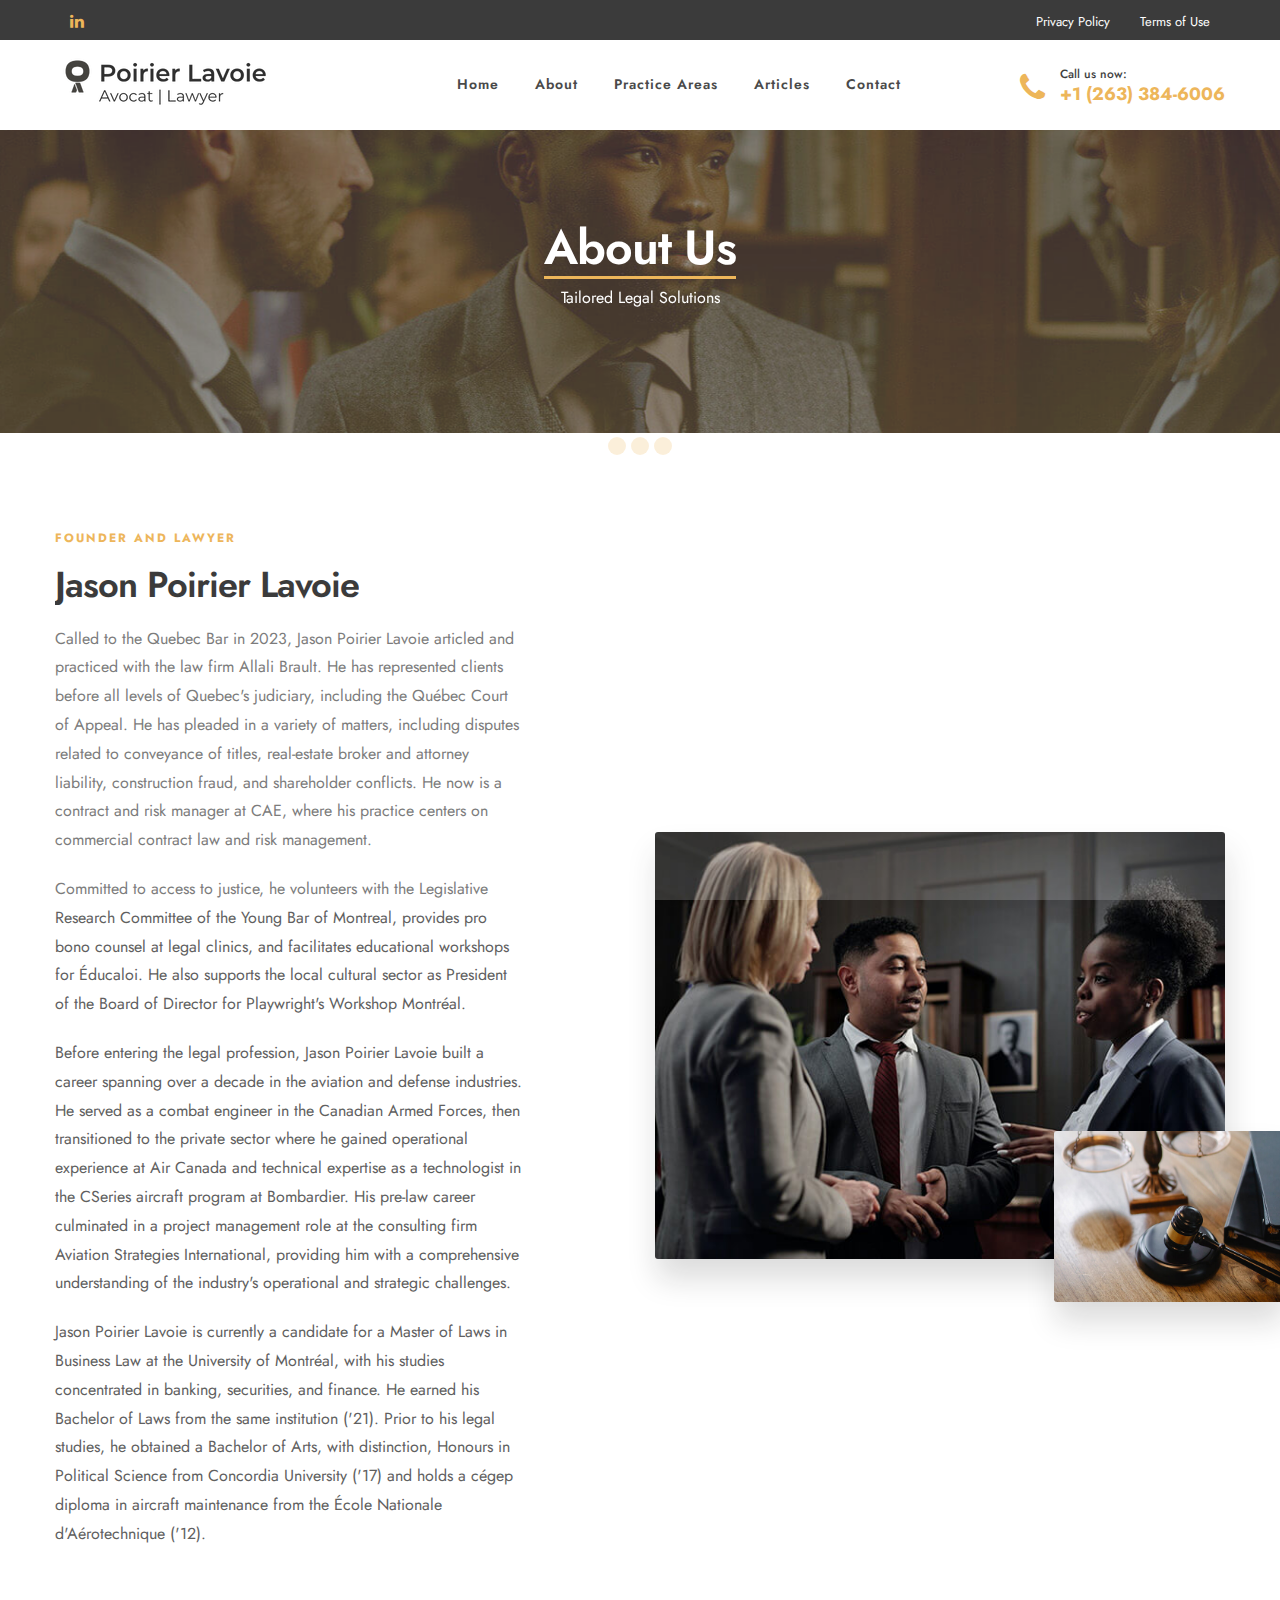
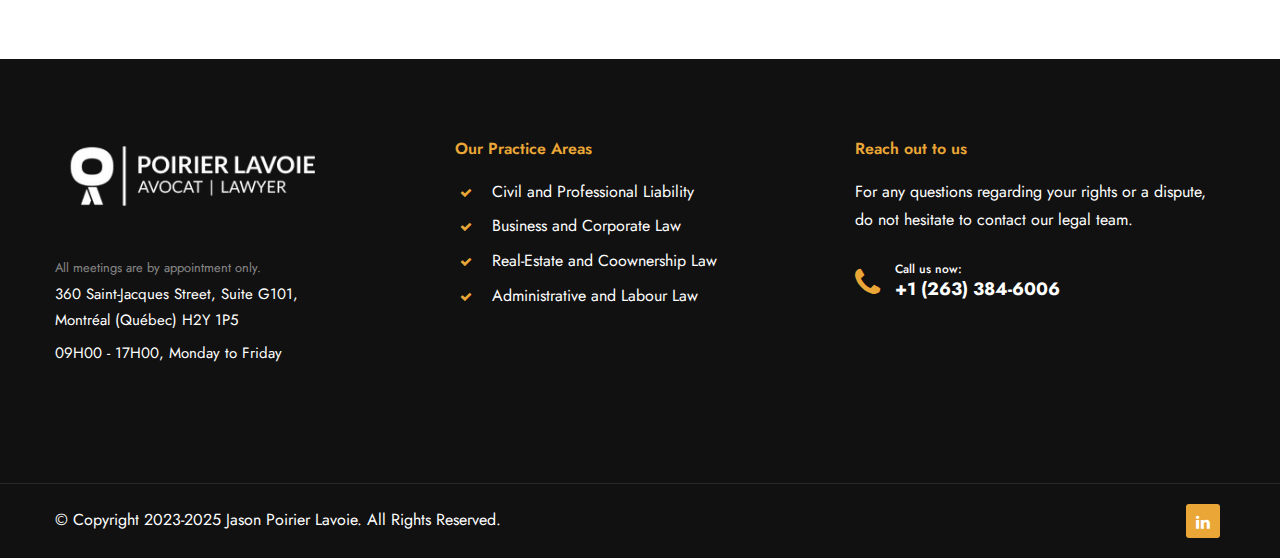
<file: about.html>
<!doctype html>
<html lang="en">
<head>
    <!-- Begin Google tag (gtag.js) -->
     <script async src="https://www.googletagmanager.com/gtag/js?id=G-RC7G3ZC2FR"></script>
     <script>
     window.dataLayer = window.dataLayer || [];
     function gtag(){dataLayer.push(arguments);}
     gtag('js', new Date());
     gtag('config', 'G-RC7G3ZC2FR');
     </script>
    <!-- End Google tag (gtag.js) -->
    <meta charset="utf-8" />
    <title>Home - Jason Poirier Lavoie, Lawyer</title>
    <link rel="icon" href="images/icon.png" type="image/gif" sizes="16x16">
    <meta content="width=device-width, initial-scale=1.0" name="viewport" />
    <meta content="Jason Poirier Lavoie, Lawyer" name="description" />
    <meta content="Poirier Lavoie, Lawyer, Attorney, Legal Counsel, Law, Lawsuit, Litigation, Civil Law, Commercial Law" name="keywords" />
    <meta content="Jason Poirier Lavoie" name="author" />
    
    <!-- CSS Files
    ================================================== -->
    <link id="bootstrap" href="css/bootstrap.min.css" rel="stylesheet" type="text/css" />
    <link id="bootstrap-grid" href="css/bootstrap-grid.min.css" rel="stylesheet" type="text/css" />
    <link id="bootstrap-reboot" href="css/bootstrap-reboot.min.css" rel="stylesheet" type="text/css" />
    <link href="css/animate.css" rel="stylesheet" type="text/css" />
    <link href="css/owl.carousel.css" rel="stylesheet" type="text/css" />
    <link href="css/owl.theme.css" rel="stylesheet" type="text/css" />
    <link href="css/owl.transitions.css" rel="stylesheet" type="text/css" />
    <link href="css/magnific-popup.css" rel="stylesheet" type="text/css" />
    <link href="css/jquery.countdown.css" rel="stylesheet" type="text/css" />
    <link href="css/style.css" rel="stylesheet" type="text/css" />
    <!-- color scheme -->
    <link id="colors" href="css/colors/scheme-01.css" rel="stylesheet" type="text/css" />
    <link href="css/coloring.css" rel="stylesheet" type="text/css" />
</head>

<body>
    <div id="wrapper">
        <div id="topbar" class="topbar-noborder">
            <div class="container">
                <div class="topbar-left sm-hide">
                    <span class="topbar-widget tb-social">
                        <a href="https://www.linkedin.com/in/jpoirierlavoie/" target="_blank"><i class="fa fa-linkedin"></i></a>
                    </span>
                </div>
                <div class="topbar-right">
                    <div class="topbar-right">
                        <span class="topbar-widget"><a href="privacy-policy.html">Privacy Policy</a></span>
                        <span class="topbar-widget"><a href="terms-of-use.html">Terms of Use</a></span>
                    </div>
                </div>
                <div class="clearfix"></div>
            </div>
        </div>
        <!-- header begin -->
        <header class="header-light">
            <div class="container">
                <div class="row">
                    <div class="col-md-12">
                        <div class="de-flex sm-pt10">
                            <div class="de-flex-col">
                                <!-- logo begin -->
                                <div id="logo">
                                    <a href="index.html">
                                        <img alt="" class="logo" src="images/logo-black.png" />
                                        <img alt="" class="logo-2" src="images/logo-black.png" />
                                    </a>
                                </div>
                                <!-- logo close -->
                            </div>
                            <div class="de-flex-col header-col-mid">
                                <!-- mainmenu begin -->
                                <ul id="mainmenu">
                                    <li><a href="index.html">Home</a>
                                    </li>
                                    <li><a href="about.html">About</a>
                                    </li>
                                    <li><a href="practice-areas.html">Practice Areas</a>
                                    </li>
                                    <li><a href="articles.html">Articles</a>
                                    </li>
                                    <li><a href="contact.html">Contact</a></li>
                                </ul>
                                <!-- mainmenu close -->
                            </div>
                            <div class="de-flex-col">
                                <div class="h-phone md-hide"><span>Call&nbsp;us&nbsp;now:</span><i class="fa fa-phone"></i><a href="tel:+12633846006">+1 (263) 384-6006</a></div>
                                <span id="menu-btn"></span>
                            </div>
                        </div>
                    </div>
                </div>
            </div>
        </header>
        <!-- header close -->
        <!-- content begin -->
        <div class="no-bottom no-top" id="content">
            <div id="top"></div>
            <!-- section begin -->
            <section id="subheader" class="jarallax text-white">
                <img src="images/background/subheader3.jpg" class="jarallax-img" alt="">
                <div class="center-y relative text-center">
                    <div class="container">
                        <div class="row">
                            <div class="col text-center">
                                <div class="spacer-single"></div>
                                <h1>About Us</h1>
                                <p>Tailored Legal Solutions</p>
                            </div>
                            <div class="clearfix"></div>
                        </div>
                    </div>
                </div>
            </section>
            <!-- section close -->
            <section aria-label="section" data-bgcolor="#ffffff">
                <div class="container">
                    <div class="row align-items-center">
                        <div class="col-md-5">
                            <span class="p-title">Founder and Lawyer</span><br>
                            <h2>Jason Poirier Lavoie</h2>
                            <p>Called to the Quebec Bar in 2023, Jason Poirier Lavoie articled and practiced with the law firm Allali Brault. He has represented clients before all levels of Quebec's judiciary, including the Québec Court of Appeal. He has pleaded in a variety of matters, including disputes related to conveyance of titles, real-estate broker and attorney liability, construction fraud, and shareholder conflicts. He now is a contract and risk manager at CAE, where his practice centers on commercial contract law and risk management.</p>
                            <p>Committed to access to justice, he volunteers with the Legislative Research Committee of the Young Bar of Montreal, provides pro bono counsel at legal clinics, and facilitates educational workshops for Éducaloi. He also supports the local cultural sector as President of the Board of Director for Playwright's Workshop Montréal.</p>
                            <p>Before entering the legal profession, Jason Poirier Lavoie built a career spanning over a decade in the aviation and defense industries. He served as a combat engineer in the Canadian Armed Forces, then transitioned to the private sector where he gained operational experience at Air Canada and technical expertise as a technologist in the CSeries aircraft program at Bombardier. His pre-law career culminated in a project management role at the consulting firm Aviation Strategies International, providing him with a comprehensive understanding of the industry's operational and strategic challenges.</p>
                            <p>Jason Poirier Lavoie is currently a candidate for a Master of Laws in Business Law at the University of Montréal, with his studies concentrated in banking, securities, and finance. He earned his Bachelor of Laws from the same institution ('21). Prior to his legal studies, he obtained a Bachelor of Arts, with distinction, Honours in Political Science from Concordia University ('17) and holds a cégep diploma in aircraft maintenance from the École Nationale d'Aérotechnique ('12).</p>
                        </div>
                        <div class="col-md-6 offset-md-1">
                            <div class="de-images">
                                <img class="di-small-2" src="images/misc/d2.jpg" alt="" />
                                <img class="di-big img-fluid" src="images/misc/d1.jpg" alt="" />
                            </div>
                        </div>
                    </div>
                </div>
            </section>
        </div>
        <!-- content close -->
        <a href="#" id="back-to-top"></a>
        <!-- footer begin -->
<footer>
            <div class="container">
                <div class="row">
                    <div class="col-lg-4">
                        <div class="widget">
                            <a href="index.html"><img alt="" class="img-fluid mb20" src="images/logo-white.png"></a>
                            <address class="s1">
                                <small>All meetings are by appointment only.</small>
                                <span>360 Saint-Jacques Street, Suite G101,<br>Montréal (Québec) H2Y 1P5</span>
                                <span>09H00 - 17H00, Monday to Friday</span>
                            </address>
                        </div>
                    </div>
                    <div class="col-md-4">
                        <h5 class="id-color mb20">Our Practice Areas</h5>
                        <ul class="ul-style-2">
                            <li>Civil and Professional Liability</li>
                            <li>Business and Corporate Law</li>
                            <li>Real-Estate and Coownership Law</li>
                            <li>Administrative and Labour Law</li>
                        </ul>
                    </div>
                    <div class="col-lg-4">
                        <div class="widget">
                            <h5 class="id-color">Reach out to us</h5>
                            <p>For any questions regarding your rights or a dispute, do not hesitate to contact our legal team.</p>
                            <div class="de-flex-col">
                                <div class="h-phone md-hide"><span>Call&nbsp;us&nbsp;now:</span><i class="fa fa-phone"></i><a href="tel:+12633846006">+1 (263) 384-6006</a></div>
                                <span id="menu-btn"></span>
                            </div>
                        </div>
                    </div>
                </div>
            </div>
            <div class="subfooter">
                <div class="container">
                    <div class="row g-4 align-items-center">
                        <div class="col-lg-6">
                            &copy; Copyright 2023-2025 Jason Poirier Lavoie. All Rights Reserved.
                        </div>
                        <div class="col-lg-6 text-lg-end">
                            <div class="social-icons">
                                <a href="#"><i class="fa fa-linkedin fa-lg"></i></a>
                            </div>
                        </div>
                    </div>
                </div>
            </div>
        </footer>
        <!-- footer close -->
        <div id="preloader">
            <div class="spinner">
                <div class="bounce1"></div>
                <div class="bounce2"></div>
                <div class="bounce3"></div>
            </div>
        </div>
    </div>
    <!-- Javascript Files
    ================================================== -->
    <script src="js/jquery.min.js"></script>
    <script src="js/bootstrap.min.js"></script>
    <script src="js/wow.min.js"></script>
    <script src="js/jquery.isotope.min.js"></script>
    <script src="js/easing.js"></script>
    <script src="js/owl.carousel.js"></script>
    <script src="js/validation.js"></script>
    <script src="js/jquery.magnific-popup.min.js"></script>
    <script src="js/enquire.min.js"></script>
    <script src="js/jquery.stellar.min.js"></script>
    <script src="js/jquery.plugin.js"></script>
    <script src="js/typed.js"></script>
    <script src="js/jarallax.js"></script>
    <script src="js/jquery.countTo.js"></script>
    <script src="js/jquery.countdown.js"></script>
    <script src="js/designesia.js"></script>
</body>

</html>
</file>
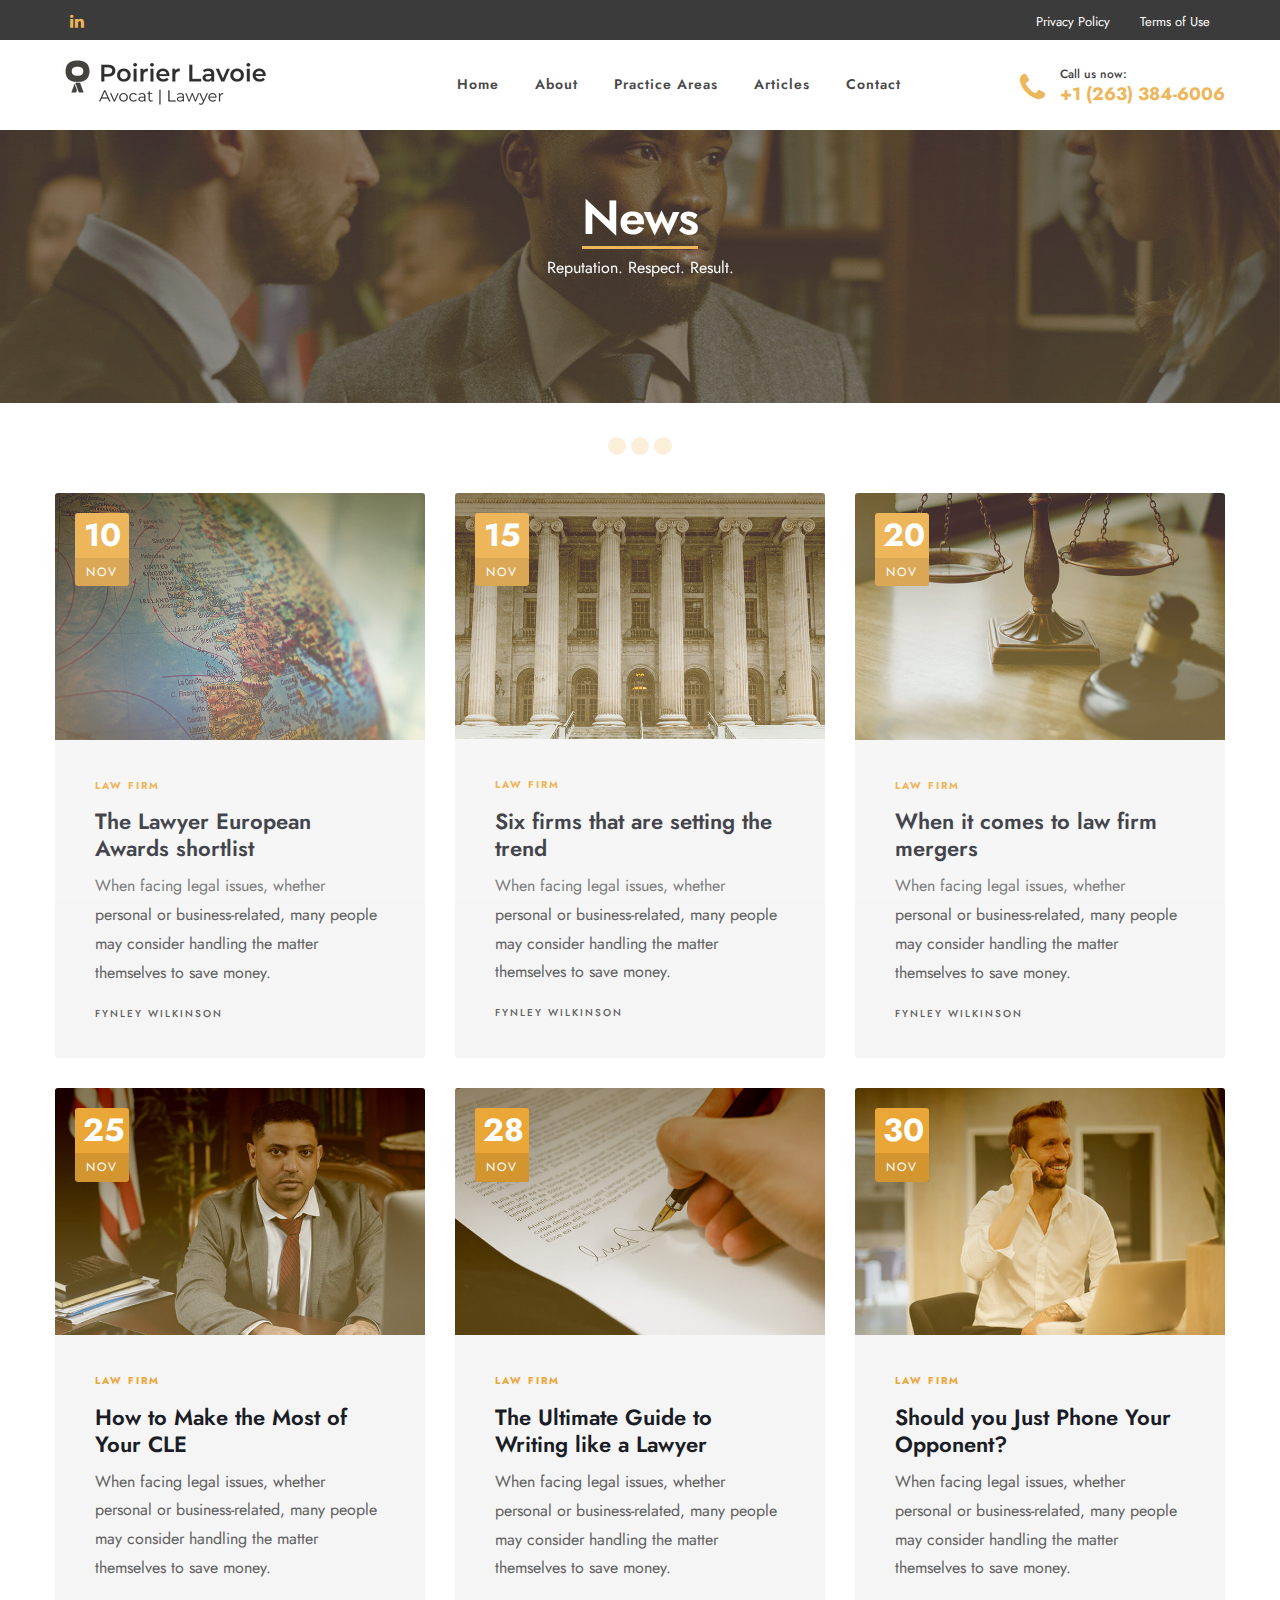
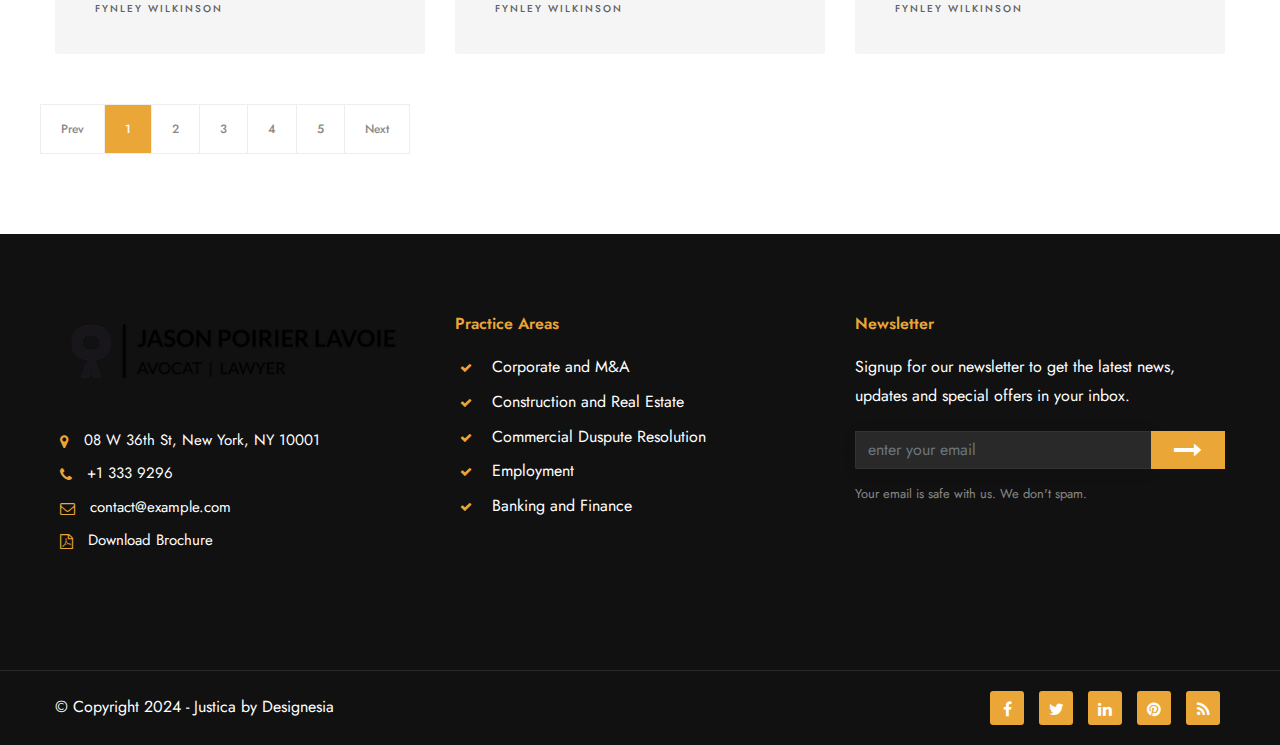
<file: articles.html>
<!doctype html>
<html lang="en">
<head>
    <!-- Begin Google tag (gtag.js) -->
     <script async src="https://www.googletagmanager.com/gtag/js?id=G-RC7G3ZC2FR"></script>
     <script>
     window.dataLayer = window.dataLayer || [];
     function gtag(){dataLayer.push(arguments);}
     gtag('js', new Date());
     gtag('config', 'G-RC7G3ZC2FR');
     </script>
    <!-- End Google tag (gtag.js) -->
    <meta charset="utf-8" />
    <title>Home - Jason Poirier Lavoie, Lawyer</title>
    <link rel="icon" href="images/icon.png" type="image/gif" sizes="16x16">
    <meta content="width=device-width, initial-scale=1.0" name="viewport" />
    <meta content="Jason Poirier Lavoie, Lawyer" name="description" />
    <meta content="Poirier Lavoie, Lawyer, Attorney, Legal Counsel, Law, Lawsuit, Litigation, Civil Law, Commercial Law" name="keywords" />
    <meta content="Jason Poirier Lavoie" name="author" />
    
    <!-- CSS Files
    ================================================== -->
    <link id="bootstrap" href="css/bootstrap.min.css" rel="stylesheet" type="text/css" />
    <link id="bootstrap-grid" href="css/bootstrap-grid.min.css" rel="stylesheet" type="text/css" />
    <link id="bootstrap-reboot" href="css/bootstrap-reboot.min.css" rel="stylesheet" type="text/css" />
    <link href="css/animate.css" rel="stylesheet" type="text/css" />
    <link href="css/owl.carousel.css" rel="stylesheet" type="text/css" />
    <link href="css/owl.theme.css" rel="stylesheet" type="text/css" />
    <link href="css/owl.transitions.css" rel="stylesheet" type="text/css" />
    <link href="css/magnific-popup.css" rel="stylesheet" type="text/css" />
    <link href="css/jquery.countdown.css" rel="stylesheet" type="text/css" />
    <link href="css/style.css" rel="stylesheet" type="text/css" />
    <!-- color scheme -->
    <link id="colors" href="css/colors/scheme-01.css" rel="stylesheet" type="text/css" />
    <link href="css/coloring.css" rel="stylesheet" type="text/css" />
</head>

<body>
    <div id="wrapper">
        <div id="topbar" class="topbar-noborder">
            <div class="container">
                <div class="topbar-left sm-hide">
                    <span class="topbar-widget tb-social">
                        <a href="https://www.linkedin.com/in/jpoirierlavoie/" target="_blank"><i class="fa fa-linkedin"></i></a>
                    </span>
                </div>
                <div class="topbar-right">
                    <div class="topbar-right">
                        <span class="topbar-widget"><a href="privacy-policy.html">Privacy Policy</a></span>
                        <span class="topbar-widget"><a href="terms-of-use.html">Terms of Use</a></span>
                    </div>
                </div>
                <div class="clearfix"></div>
            </div>
        </div>
        <!-- header begin -->
        <header class="header-light">
            <div class="container">
                <div class="row">
                    <div class="col-md-12">
                        <div class="de-flex sm-pt10">
                            <div class="de-flex-col">
                                <!-- logo begin -->
                                <div id="logo">
                                    <a href="index.html">
                                        <img alt="" class="logo" src="images/logo-black.png" />
                                        <img alt="" class="logo-2" src="images/logo-black.png" />
                                    </a>
                                </div>
                                <!-- logo close -->
                            </div>
                            <div class="de-flex-col header-col-mid">
                                <!-- mainmenu begin -->
                                <ul id="mainmenu">
                                    <li><a href="index.html">Home</a>
                                    </li>
                                    <li><a href="about.html">About</a>
                                    </li>
                                    <li><a href="practice-areas.html">Practice Areas</a>
                                    </li>
                                    <li><a href="articles.html">Articles</a>
                                    </li>
                                    <li><a href="contact.html">Contact</a></li>
                                </ul>
                                <!-- mainmenu close -->
                            </div>
                            <div class="de-flex-col">
                                <div class="h-phone md-hide"><span>Call&nbsp;us&nbsp;now:</span><i class="fa fa-phone"></i><a href="tel:+12633846006">+1 (263) 384-6006</a></div>
                                <span id="menu-btn"></span>
                            </div>
                        </div>
                    </div>
                </div>
            </div>
        </header>
        <!-- header close -->
        <!-- content begin -->
        <div class="no-bottom no-top" id="content">
            <div id="top"></div>
            <!-- section begin -->
            <section id="subheader" class="jarallax text-white">
                <img src="images/background/subheader.jpg" class="jarallax-img" alt="">
                <div class="center-y relative text-center">
                    <div class="container">
                        <div class="row">
                            <div class="col-md-12 text-center">
                                <h1>News</h1>
                                <p>Reputation. Respect. Result.</p>
                            </div>
                            <div class="clearfix"></div>
                        </div>
                    </div>
                </div>
            </section>
            <!-- section close -->
            <!-- section begin -->
            <section aria-label="section">
                <div class="container">
                    <div class="row">
                        <div class="col-lg-4 col-md-6 mb30">
                            <div class="bloglist item">
                                <div class="post-content">
                                    <div class="date-box">
                                        <div class="m">10</div>
                                        <div class="d">NOV</div>
                                    </div>
                                    <div class="post-image">
                                        <img alt="" src="images/news/1.jpg">
                                    </div>
                                    <div class="post-text">
                                        <span class="p-tagline">Law Firm</span>
                                        <h4><a href="news-single.html">The Lawyer European Awards shortlist<span></span></a></h4>
                                        <p>When facing legal issues, whether personal or business-related, many people may consider handling the matter themselves to save money.</p>
                                        <span class="p-author">Fynley Wilkinson</span>
                                    </div>
                                </div>
                            </div>
                        </div>
                        <div class="col-lg-4 col-md-6 mb30">
                            <div class="bloglist item">
                                <div class="post-content">
                                    <div class="date-box">
                                        <div class="m">15</div>
                                        <div class="d">NOV</div>
                                    </div>
                                    <div class="post-image">
                                        <img alt="" src="images/news/2.jpg">
                                    </div>
                                    <div class="post-text">
                                        <span class="p-tagline">Law Firm</span>
                                        <h4><a href="news-single.html">Six firms that are setting the trend<span></span></a></h4>
                                        <p>When facing legal issues, whether personal or business-related, many people may consider handling the matter themselves to save money.</p>
                                        <span class="p-author">Fynley Wilkinson</span>
                                    </div>
                                </div>
                            </div>
                        </div>
                        <div class="col-lg-4 col-md-6 mb30">
                            <div class="bloglist item">
                                <div class="post-content">
                                    <div class="date-box">
                                        <div class="m">20</div>
                                        <div class="d">NOV</div>
                                    </div>
                                    <div class="post-image">
                                        <img alt="" src="images/news/3.jpg">
                                    </div>
                                    <div class="post-text">
                                        <span class="p-tagline">Law Firm</span>
                                        <h4><a href="news-single.html">When it comes to law firm mergers<span></span></a></h4>
                                        <p>When facing legal issues, whether personal or business-related, many people may consider handling the matter themselves to save money.</p>
                                        <span class="p-author">Fynley Wilkinson</span>
                                    </div>
                                </div>
                            </div>
                        </div>
                        <div class="col-lg-4 col-md-6 mb30">
                            <div class="bloglist item">
                                <div class="post-content">
                                    <div class="date-box">
                                        <div class="m">25</div>
                                        <div class="d">NOV</div>
                                    </div>
                                    <div class="post-image">
                                        <img alt="" src="images/news/4.jpg">
                                    </div>
                                    <div class="post-text">
                                        <span class="p-tagline">Law Firm</span>
                                        <h4><a href="news-single.html">How to Make the Most of Your CLE<span></span></a></h4>
                                        <p>When facing legal issues, whether personal or business-related, many people may consider handling the matter themselves to save money.</p>
                                        <span class="p-author">Fynley Wilkinson</span>
                                    </div>
                                </div>
                            </div>
                        </div>
                        <div class="col-lg-4 col-md-6 mb30">
                            <div class="bloglist item">
                                <div class="post-content">
                                    <div class="date-box">
                                        <div class="m">28</div>
                                        <div class="d">NOV</div>
                                    </div>
                                    <div class="post-image">
                                        <img alt="" src="images/news/5.jpg">
                                    </div>
                                    <div class="post-text">
                                        <span class="p-tagline">Law Firm</span>
                                        <h4><a href="news-single.html">The Ultimate Guide to Writing like a Lawyer<span></span></a></h4>
                                        <p>When facing legal issues, whether personal or business-related, many people may consider handling the matter themselves to save money.</p>
                                        <span class="p-author">Fynley Wilkinson</span>
                                    </div>
                                </div>
                            </div>
                        </div>
                        <div class="col-lg-4 col-md-6 mb30">
                            <div class="bloglist item">
                                <div class="post-content">
                                    <div class="date-box">
                                        <div class="m">30</div>
                                        <div class="d">NOV</div>
                                    </div>
                                    <div class="post-image">
                                        <img alt="" src="images/news/6.jpg">
                                    </div>
                                    <div class="post-text">
                                        <span class="p-tagline">Law Firm</span>
                                        <h4><a href="news-single.html">Should you Just Phone Your Opponent?<span></span></a></h4>
                                        <p>When facing legal issues, whether personal or business-related, many people may consider handling the matter themselves to save money.</p>
                                        <span class="p-author">Fynley Wilkinson</span>
                                    </div>
                                </div>
                            </div>
                        </div>
                        <div class="spacer-single"></div>
                        <ul class="pagination">
                            <li><a href="#">Prev</a></li>
                            <li class="active"><a href="#">1</a></li>
                            <li><a href="#">2</a></li>
                            <li><a href="#">3</a></li>
                            <li><a href="#">4</a></li>
                            <li><a href="#">5</a></li>
                            <li><a href="#">Next</a></li>
                        </ul>
                    </div>
                </div>
            </section>
        </div>
        <!-- content close -->
        <a href="#" id="back-to-top"></a>
        <!-- footer begin -->
        <footer>
            <div class="container">
                <div class="row">
                    <div class="col-lg-4">
                        <div class="widget">
                            <a href="index.html"><img alt="" class="img-fluid mb20" src="images/logo-light.png"></a>
                            <address class="s1">
                                <span><i class="id-color fa fa-map-marker fa-lg"></i>08 W 36th St, New York, NY 10001</span>
                                <span><i class="id-color fa fa-phone fa-lg"></i>+1 333 9296</span>
                                <span><i class="id-color fa fa-envelope-o fa-lg"></i><a href="mailto:contact@example.com">contact@example.com</a></span>
                                <span><i class="id-color fa fa-file-pdf-o fa-lg"></i><a href="#">Download Brochure</a></span>
                            </address>
                        </div>
                    </div>
                    <div class="col-md-4">
                        <h5 class="id-color mb20">Practice Areas</h5>
                        <ul class="ul-style-2">
                            <li>Corporate and M&A</li>
                            <li>Construction and Real Estate</li>
                            <li>Commercial Duspute Resolution</li>
                            <li>Employment</li>
                            <li>Banking and Finance</li>
                        </ul>
                    </div>
                    <div class="col-lg-4">
                        <div class="widget">
                            <h5 class="id-color">Newsletter</h5>
                            <p>Signup for our newsletter to get the latest news, updates and special offers in your inbox.</p>
                            <form action="blank.php" class="row" id="form_subscribe" method="post" name="form_subscribe">
                                <div class="col text-center">
                                    <input class="form-control" id="name_1" name="name_1" placeholder="enter your email" type="text" /> <a href="#" id="btn-submit"><i class="fa fa-long-arrow-right"></i></a>
                                    <div class="clearfix"></div>
                                </div>
                            </form>
                            <div class="spacer-10"></div>
                            <small>Your email is safe with us. We don't spam.</small>
                        </div>
                    </div>
                </div>
            </div>
            <div class="subfooter">
                <div class="container">
                    <div class="row g-4 align-items-center">
                        <div class="col-lg-6">
                            &copy; Copyright 2024 - Justica by Designesia
                        </div>
                        <div class="col-lg-6 text-lg-end">
                            <div class="social-icons">
                                <a href="#"><i class="fa fa-facebook fa-lg"></i></a>
                                <a href="#"><i class="fa fa-twitter fa-lg"></i></a>
                                <a href="#"><i class="fa fa-linkedin fa-lg"></i></a>
                                <a href="#"><i class="fa fa-pinterest fa-lg"></i></a>
                                <a href="#"><i class="fa fa-rss fa-lg"></i></a>
                            </div>
                        </div>
                    </div>
                </div>
            </div>
        </footer>
        <!-- footer close -->
        <div id="preloader">
            <div class="spinner">
                <div class="bounce1"></div>
                <div class="bounce2"></div>
                <div class="bounce3"></div>
            </div>
        </div>
    </div>
    <!-- Javascript Files
    ================================================== -->
    <script src="js/jquery.min.js"></script>
    <script src="js/bootstrap.min.js"></script>
    <script src="js/wow.min.js"></script>
    <script src="js/jquery.isotope.min.js"></script>
    <script src="js/easing.js"></script>
    <script src="js/owl.carousel.js"></script>
    <script src="js/validation.js"></script>
    <script src="js/jquery.magnific-popup.min.js"></script>
    <script src="js/enquire.min.js"></script>
    <script src="js/jquery.stellar.min.js"></script>
    <script src="js/jquery.plugin.js"></script>
    <script src="js/typed.js"></script>
    <script src="js/jarallax.js"></script>
    <script src="js/jquery.countTo.js"></script>
    <script src="js/jquery.countdown.js"></script>
    <script src="js/designesia.js"></script>
</body>

</html>
</file>
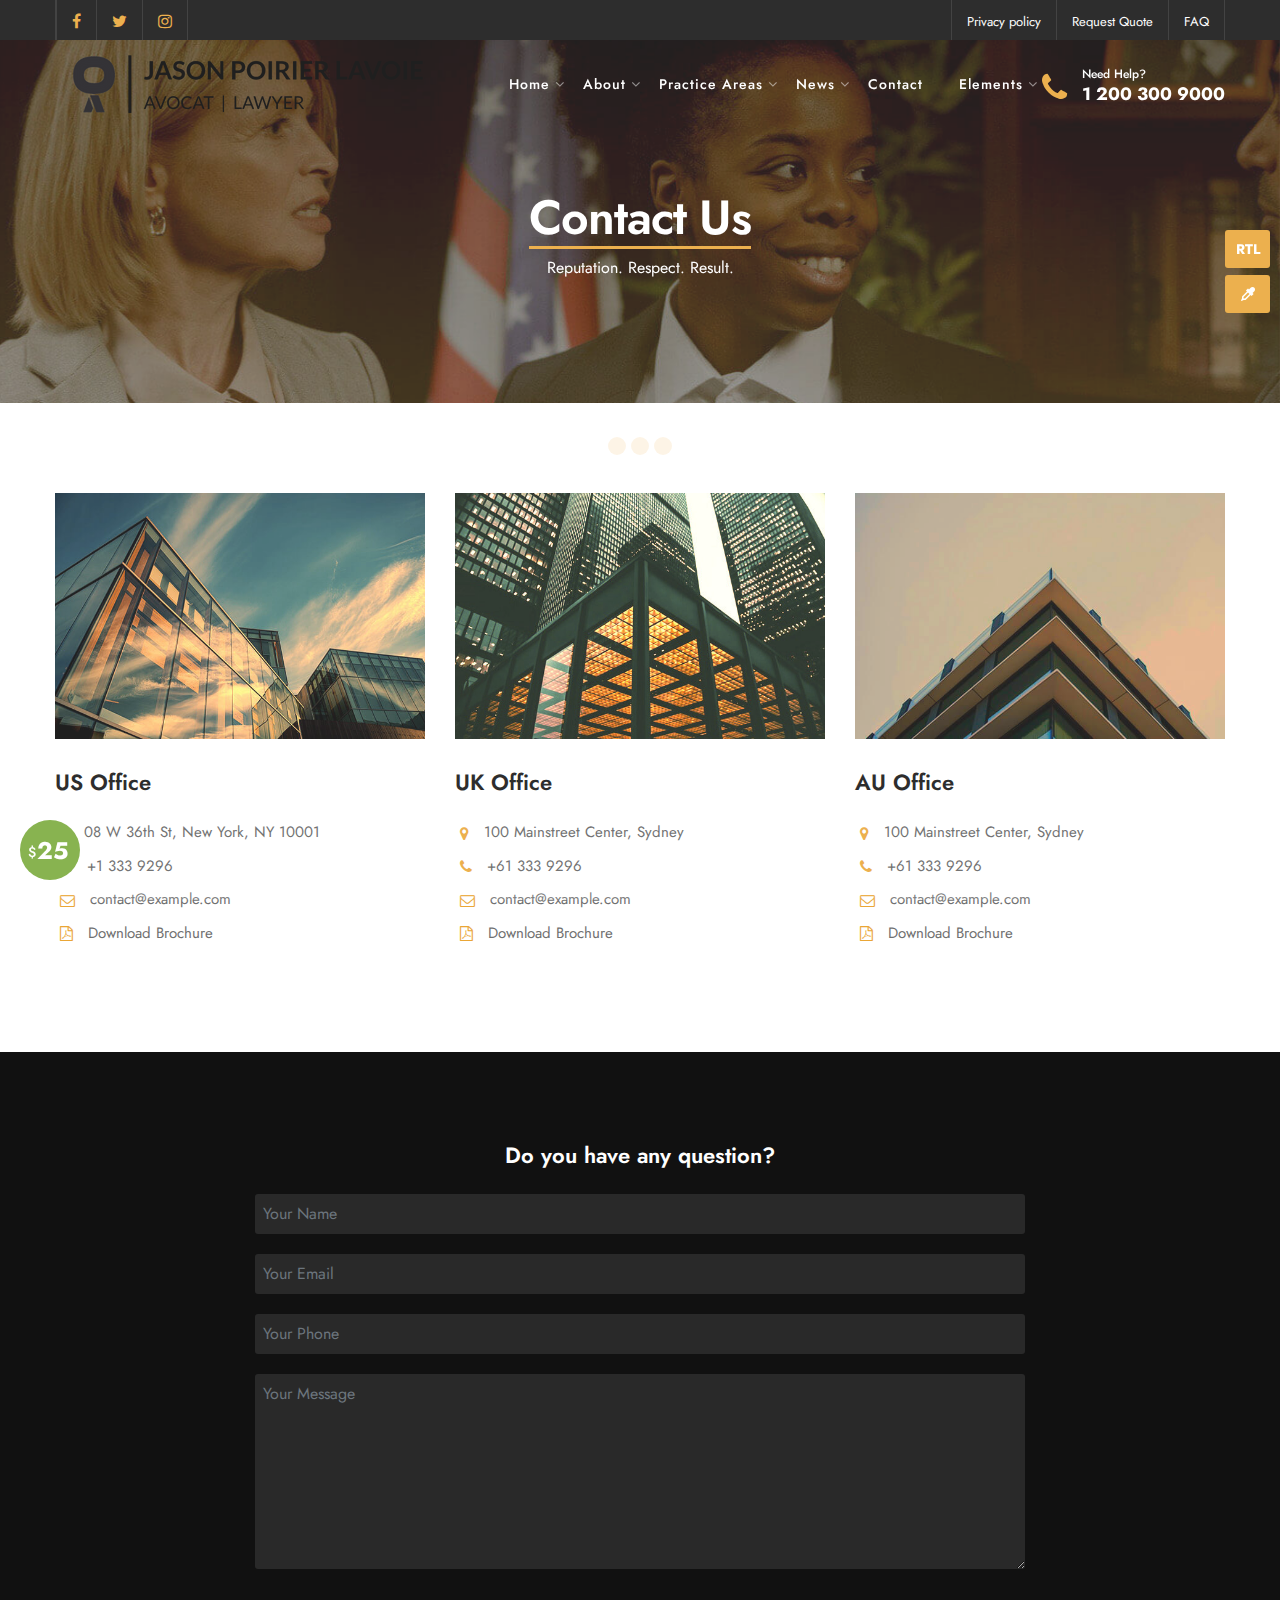
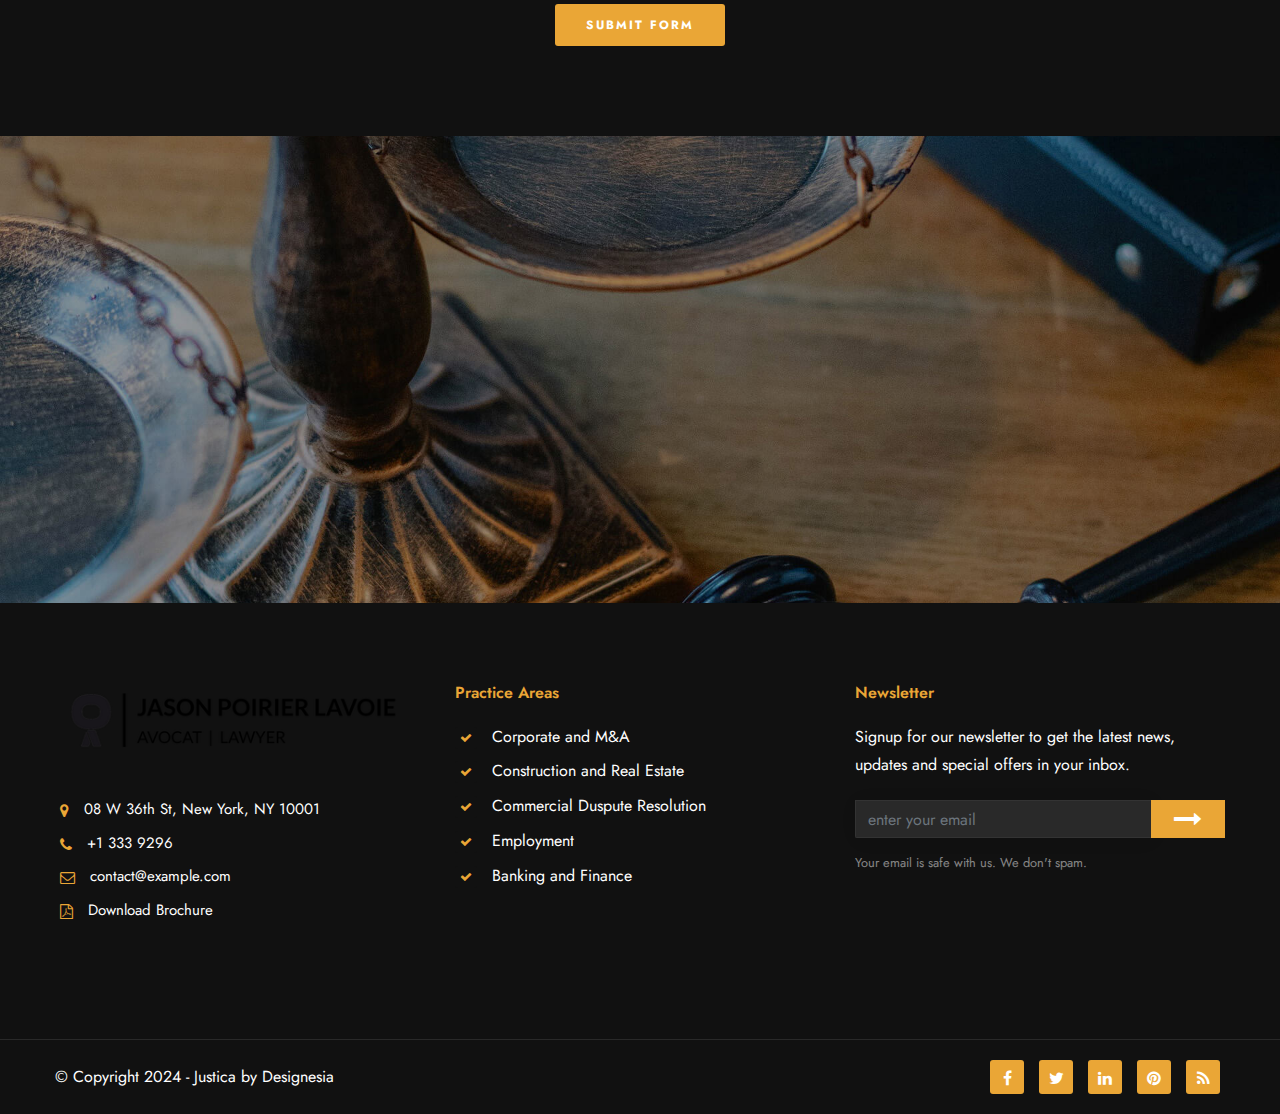
<file: contact.html>
<!doctype html>
<html lang="en">

<head>
    <meta charset="utf-8">
    <title>Justica - Lawyer and Attorney Website Template</title>
    <link rel="icon" href="images/icon.png" type="image/gif" sizes="16x16">
    <meta content="width=device-width, initial-scale=1.0" name="viewport" />
    <meta content="Justica - Lawyer and Attorney Website Template" name="description">
    <meta content="" name="keywords">
    <meta content="" name="author">
    
    <!-- CSS Files
    ================================================== -->
    <link id="bootstrap" href="css/bootstrap.min.css" rel="stylesheet" type="text/css" />
    <link id="bootstrap-grid" href="css/bootstrap-grid.min.css" rel="stylesheet" type="text/css" />
    <link id="bootstrap-reboot" href="css/bootstrap-reboot.min.css" rel="stylesheet" type="text/css" />
    <link href="css/animate.css" rel="stylesheet" type="text/css">
    <link href="css/owl.carousel.css" rel="stylesheet" type="text/css">
    <link href="css/owl.theme.css" rel="stylesheet" type="text/css">
    <link href="css/owl.transitions.css" rel="stylesheet" type="text/css">
    <link href="css/magnific-popup.css" rel="stylesheet" type="text/css">
    <link href="css/jquery.countdown.css" rel="stylesheet" type="text/css">
    <link href="css/style.css" rel="stylesheet" type="text/css">
    <!-- color scheme -->
    <link id="colors" href="css/colors/scheme-01.css" rel="stylesheet" type="text/css">
    <link href="css/coloring.css" rel="stylesheet" type="text/css">
</head>

<body>
    <div id="wrapper">
        <div id="topbar" class="text-white bg-color">
            <div class="container">
                <div class="topbar-left sm-hide">
                    <span class="topbar-widget tb-social">
                        <a href="#"><i class="fa fa-facebook"></i></a>
                        <a href="#"><i class="fa fa-twitter"></i></a>
                        <a href="#"><i class="fa fa-instagram"></i></a>
                    </span>
                </div>
                <div class="topbar-right">
                    <div class="topbar-right">
                        <span class="topbar-widget"><a href="#">Privacy policy</a></span>
                        <span class="topbar-widget"><a href="#">Request Quote</a></span>
                        <span class="topbar-widget"><a href="#">FAQ</a></span>
                    </div>
                </div>
                <div class="clearfix"></div>
            </div>
        </div>
        <!-- header begin -->
        <header class="transparent">
            <div class="container">
                <div class="row">
                    <div class="col-md-12">
                        <div class="de-flex sm-pt10">
                            <div class="de-flex-col">
                                <!-- logo begin -->
                                <div id="logo">
                                    <a href="index.html">
                                        <img alt="" class="logo" src="images/logo-light.png" />
                                        <img alt="" class="logo-2" src="images/logo.png" />
                                    </a>
                                </div>
                                <!-- logo close -->
                            </div>
                            <div class="de-flex-col header-col-mid">
                                <!-- mainmenu begin -->
                                <ul id="mainmenu">
                                    <li><a href="index.html">Home</a>
                                        <ul>
                                            <li><a href="index-9.html"><b>New</b> Homepage 9</a></li>
                                            <li><a href="index-8.html"><b>New</b> Homepage 8</a></li>
                                            <li><a href="index.html">Homepage 1</a></li>
                                            <li><a href="index-2.html">Homepage 2</a></li>
                                            <li><a href="index-3.html">Homepage 3</a></li>
                                            <li><a href="index-4.html">Homepage 4</a></li>
                                            <li><a href="index-5.html">Homepage 5</a></li>
                                            <li><a href="index-6.html">Homepage 6</a></li> 
                                            <li><a href="index-7.html">Homepage 7</a></li>                                           
                                            <li><a href="index-onepage.html">Onepage</a></li>
                                        </ul>
                                    </li>
                                    <li><a href="about.html">About</a>
                                        <ul>
                                            <li><a href="about.html">About Us</a></li>
                                            <li><a href="team.html">The Team</a></li>
                                            <li><a href="faq.html">FAQ</a></li>
                                        </ul>
                                    </li>
                                    <li><a href="practice-areas.html">Practice Areas</a>
                                        <ul>
                                            <li><a href="practice-areas-4.html"><b>New</b>Practice Areas 4</a></li>
                                            <li><a href="practice-areas.html">Practice Areas 1</a></li>
                                            <li><a href="practice-areas-2.html">Practice Areas 2</a></li>
                                            <li><a href="practice-areas-3.html">Practice Areas 3</a></li>
                                        </ul>
                                    </li>
                                    <li><a href="news.html">News</a>
                                        <ul>
                                            <li><a href="news.html">News List</a></li>
                                            <li><a href="news-single.html">News Single</a></li>
                                        </ul>
                                    </li>
                                    <li><a href="contact.html">Contact</a></li>
                                     <li><a href="#">Elements</a>
                                        <ul>
                                            <li><a href="accordion.html">Accordion</a></li>
                                            <li><a href="alerts.html">Alerts</a></li>
                                            <li><a href="counters.html">Counters</a></li>
                                            <li><a href="faq.html">FAQ</a></li>
                                            <li><a href="gallery.html">Gallery</a></li>
                                            <li><a href="icon-set-1.html">Icon Set 1</a></li>
                                            <li><a href="modal.html">Modal</a></li>
                                            <li><a href="progress-bar.html">Progress Bar</a></li>
                                            <li><a href="tabs.html">Tabs</a></li>
                                            <li><a href="testimonials.html">Testimonials</a></li>
                                        </ul>
                                    </li>
                                </ul>
                                <!-- mainmenu close -->
                            </div>
                            <div class="de-flex-col">
                                <div class="h-phone md-hide"><span>Need&nbsp;Help?</span><i class="fa fa-phone"></i> 1 200 300 9000</div>
                                <span id="menu-btn"></span>
                            </div>
                        </div>
                    </div>
                </div>
            </div>
        </header>
        <!-- header close -->
        <!-- content begin -->
        <div class="no-bottom no-top" id="content">
            <div id="top"></div>
            <!-- section begin -->
            <section id="subheader" class="jarallax text-white">
                <img src="images/background/subheader2.jpg" class="jarallax-img" alt="">
                <div class="center-y relative text-center">
                    <div class="container">
                        <div class="row">
                            <div class="col-md-12 text-center">
                                <h1>Contact Us</h1>
                                <p>Reputation. Respect. Result.</p>
                            </div>
                            <div class="clearfix"></div>
                        </div>
                    </div>
                </div>
            </section>
            <!-- section close -->
            <section aria-label="section">
                <div class="container">
                    <div class="row">
                        <div class="col-md-4">
                            <img src="images/misc/p1.jpg" alt="" class="img-fluid mb30">
                            <h3>US Office</h3>
                            <address class="s1">
                                <span><i class="id-color fa fa-map-marker fa-lg"></i>08 W 36th St, New York, NY 10001</span>
                                <span><i class="id-color fa fa-phone fa-lg"></i>+1 333 9296</span>
                                <span><i class="id-color fa fa-envelope-o fa-lg"></i><a href="mailto:contact@example.com">contact@example.com</a></span>
                                <span><i class="id-color fa fa-file-pdf-o fa-lg"></i><a href="#">Download Brochure</a></span>
                            </address>
                        </div>
                        <div class="col-md-4">
                            <img src="images/misc/p2.jpg" alt="" class="img-fluid mb30">
                            <h3>UK Office</h3>
                            <address class="s1">
                                <span><i class="id-color fa fa-map-marker fa-lg"></i>100 Mainstreet Center, Sydney</span>
                                <span><i class="id-color fa fa-phone fa-lg"></i>+61 333 9296</span>
                                <span><i class="id-color fa fa-envelope-o fa-lg"></i><a href="mailto:contact@example.com">contact@example.com</a></span>
                                <span><i class="id-color fa fa-file-pdf-o fa-lg"></i><a href="#">Download Brochure</a></span>
                            </address>
                        </div>
                        <div class="col-md-4">
                            <img src="images/misc/p3.jpg" alt="" class="img-fluid mb30">
                            <h3>AU Office</h3>
                            <address class="s1">
                                <span><i class="id-color fa fa-map-marker fa-lg"></i>100 Mainstreet Center, Sydney</span>
                                <span><i class="id-color fa fa-phone fa-lg"></i>+61 333 9296</span>
                                <span><i class="id-color fa fa-envelope-o fa-lg"></i><a href="mailto:contact@example.com">contact@example.com</a></span>
                                <span><i class="id-color fa fa-file-pdf-o fa-lg"></i><a href="#">Download Brochure</a></span>
                            </address>
                        </div>
                    </div>
                </div>
            </section>
            <section aria-label="section" class="text-light" data-bgcolor="#111111">
                <div class="container">
                    <div class="row">
                        <div class="col-lg-8 offset-lg-2 mb-sm-30 text-center">
                            <h3>Do you have any question?</h3>
                            <form name="contactForm" id="contact_form" class="form-border" method="post" action="email.php">
                                <div class="field-set">
                                    <input type="text" name="name" id="name" class="form-control" placeholder="Your Name" />
                                </div>
                                <div class="field-set">
                                    <input type="text" name="email" id="email" class="form-control" placeholder="Your Email" />
                                </div>
                                <div class="field-set">
                                    <input type="text" name="phone" id="phone" class="form-control" placeholder="Your Phone" />
                                </div>
                                <div class="field-set">
                                    <textarea name="message" id="message" class="form-control" placeholder="Your Message"></textarea>
                                </div>
                                <div class="spacer-half"></div>
                                <div id="submit">
                                    <input type="submit" id="send_message" value="Submit Form" class="btn btn-custom" />
                                </div>
                                <div id="mail_success" class="success">Your message has been sent successfully.</div>
                                <div id="mail_fail" class="error">Sorry, error occured this time sending your message.</div>
                            </form>
                        </div>
                        <div class="col-lg-4">
                        </div>
                    </div>
                </div>
            </section>
            <section class="jarallax text-light">
                <img src="images/background/2.jpg" class="jarallax-img" alt="">
                <div class="container">
                    <div class="row align-items-center">
                        <div class="col-lg-4 col-md-12 wow fadeInRight" data-wow-delay=".2s">
                            <div class="de_count ultra-big s2 border-light text-center">
                                <h3 class="timer" data-to="20" data-speed="1000">20</h3>
                                <span class="id-color">Years of Experience</span>
                            </div>
                        </div>
                        <div class="col-lg-4 p-lg-5  mb-sm-30 wow fadeInRight" data-wow-delay=".4s">
                            <span class="p-title">About Us</span><br>
                            <h2>Justica is Your Best Partner for Legal Solutions</h2>
                        </div>
                        <div class="col-lg-4 wow fadeInRight" data-wow-delay=".6s">
                            <p>
                                We take pride in the depth and breadth of experience that our team of lawyers brings to the table. With years of dedicated practice in various areas of law, our attorneys have honed their skills, developed specialized knowledge, and earned a reputation for excellence in their respective fields.
                            </p>
                        </div>
                    </div>
                </div>
            </section>
        </div>
        <!-- content close -->
        <a href="#" id="back-to-top"></a>
        <!-- footer begin -->
        <footer>
            <div class="container">
                <div class="row">
                    <div class="col-lg-4">
                        <div class="widget">
                            <a href="index.html"><img alt="" class="img-fluid mb20" src="images/logo-light.png"></a>
                            <address class="s1">
                                <span><i class="id-color fa fa-map-marker fa-lg"></i>08 W 36th St, New York, NY 10001</span>
                                <span><i class="id-color fa fa-phone fa-lg"></i>+1 333 9296</span>
                                <span><i class="id-color fa fa-envelope-o fa-lg"></i><a href="mailto:contact@example.com">contact@example.com</a></span>
                                <span><i class="id-color fa fa-file-pdf-o fa-lg"></i><a href="#">Download Brochure</a></span>
                            </address>
                        </div>
                    </div>
                    <div class="col-md-4">
                        <h5 class="id-color mb20">Practice Areas</h5>
                        <ul class="ul-style-2">
                            <li>Corporate and M&A</li>
                            <li>Construction and Real Estate</li>
                            <li>Commercial Duspute Resolution</li>
                            <li>Employment</li>
                            <li>Banking and Finance</li>
                        </ul>
                    </div>
                    <div class="col-lg-4">
                        <div class="widget">
                            <h5 class="id-color">Newsletter</h5>
                            <p>Signup for our newsletter to get the latest news, updates and special offers in your inbox.</p>
                            <form action="blank.php" class="row" id="form_subscribe" method="post" name="form_subscribe">
                                <div class="col text-center">
                                    <input class="form-control" id="name_1" name="name_1" placeholder="enter your email" type="text" /> <a href="#" id="btn-submit"><i class="fa fa-long-arrow-right"></i></a>
                                    <div class="clearfix"></div>
                                </div>
                            </form>
                            <div class="spacer-10"></div>
                            <small>Your email is safe with us. We don't spam.</small>
                        </div>
                    </div>
                </div>
            </div>
            <div class="subfooter">
                <div class="container">
                    <div class="row g-4 align-items-center">
                        <div class="col-lg-6">
                            &copy; Copyright 2024 - Justica by Designesia
                        </div>
                        <div class="col-lg-6 text-lg-end">
                            <div class="social-icons">
                                <a href="#"><i class="fa fa-facebook fa-lg"></i></a>
                                <a href="#"><i class="fa fa-twitter fa-lg"></i></a>
                                <a href="#"><i class="fa fa-linkedin fa-lg"></i></a>
                                <a href="#"><i class="fa fa-pinterest fa-lg"></i></a>
                                <a href="#"><i class="fa fa-rss fa-lg"></i></a>
                            </div>
                        </div>
                    </div>
                </div>
            </div>
        </footer>
        <!-- footer close -->
        <div id="preloader">
            <div class="spinner">
                <div class="bounce1"></div>
                <div class="bounce2"></div>
                <div class="bounce3"></div>
            </div>
        </div>
    </div>
    <div id="selector">
        <div id="demo-rtl" class="sc-opt">
            <div class="sc-icon">RTL</div><span class="sc-val">Click to Enable</span>
        </div>
        <div class="sc-opt sc-mt">
            <div class="sc-icon"><i class="fa fa-eyedropper"></i></div>
            <span class="opt tc1" data-color="scheme-01"></span>
            <span class="opt tc2" data-color="scheme-02"></span>
            <span class="opt tc3" data-color="scheme-03"></span>
            <span class="opt tc4" data-color="scheme-04"></span>
            <span class="opt tc5" data-color="scheme-05"></span>
            <span class="opt tc6" data-color="scheme-06"></span>
            <span class="opt tc7" data-color="scheme-07"></span>
        </div>
    </div>
    <div id="purchase-now">
        <a href="https://themeforest.net/cart/add_items?ref=designesia&item_ids=29485331"><span>$</span>25</a>
        <div class="pn-hover">Buy Now</div>
    </div>
    <!-- Javascript Files
    ================================================== -->
    <script src="js/jquery.min.js"></script>
    <script src="js/bootstrap.min.js"></script>
    <script src="js/wow.min.js"></script>
    <script src="js/jquery.isotope.min.js"></script>
    <script src="js/easing.js"></script>
    <script src="js/owl.carousel.js"></script>
    <script src="js/validation.js"></script>
    <script src="js/jquery.magnific-popup.min.js"></script>
    <script src="js/enquire.min.js"></script>
    <script src="js/jquery.stellar.min.js"></script>
    <script src="js/jquery.plugin.js"></script>
    <script src="js/typed.js"></script>
    <script src="js/jarallax.js"></script>
    <script src="js/jquery.countTo.js"></script>
    <script src="js/jquery.countdown.js"></script>
    <script src="js/designesia.js"></script>
</body>

</html>
</file>
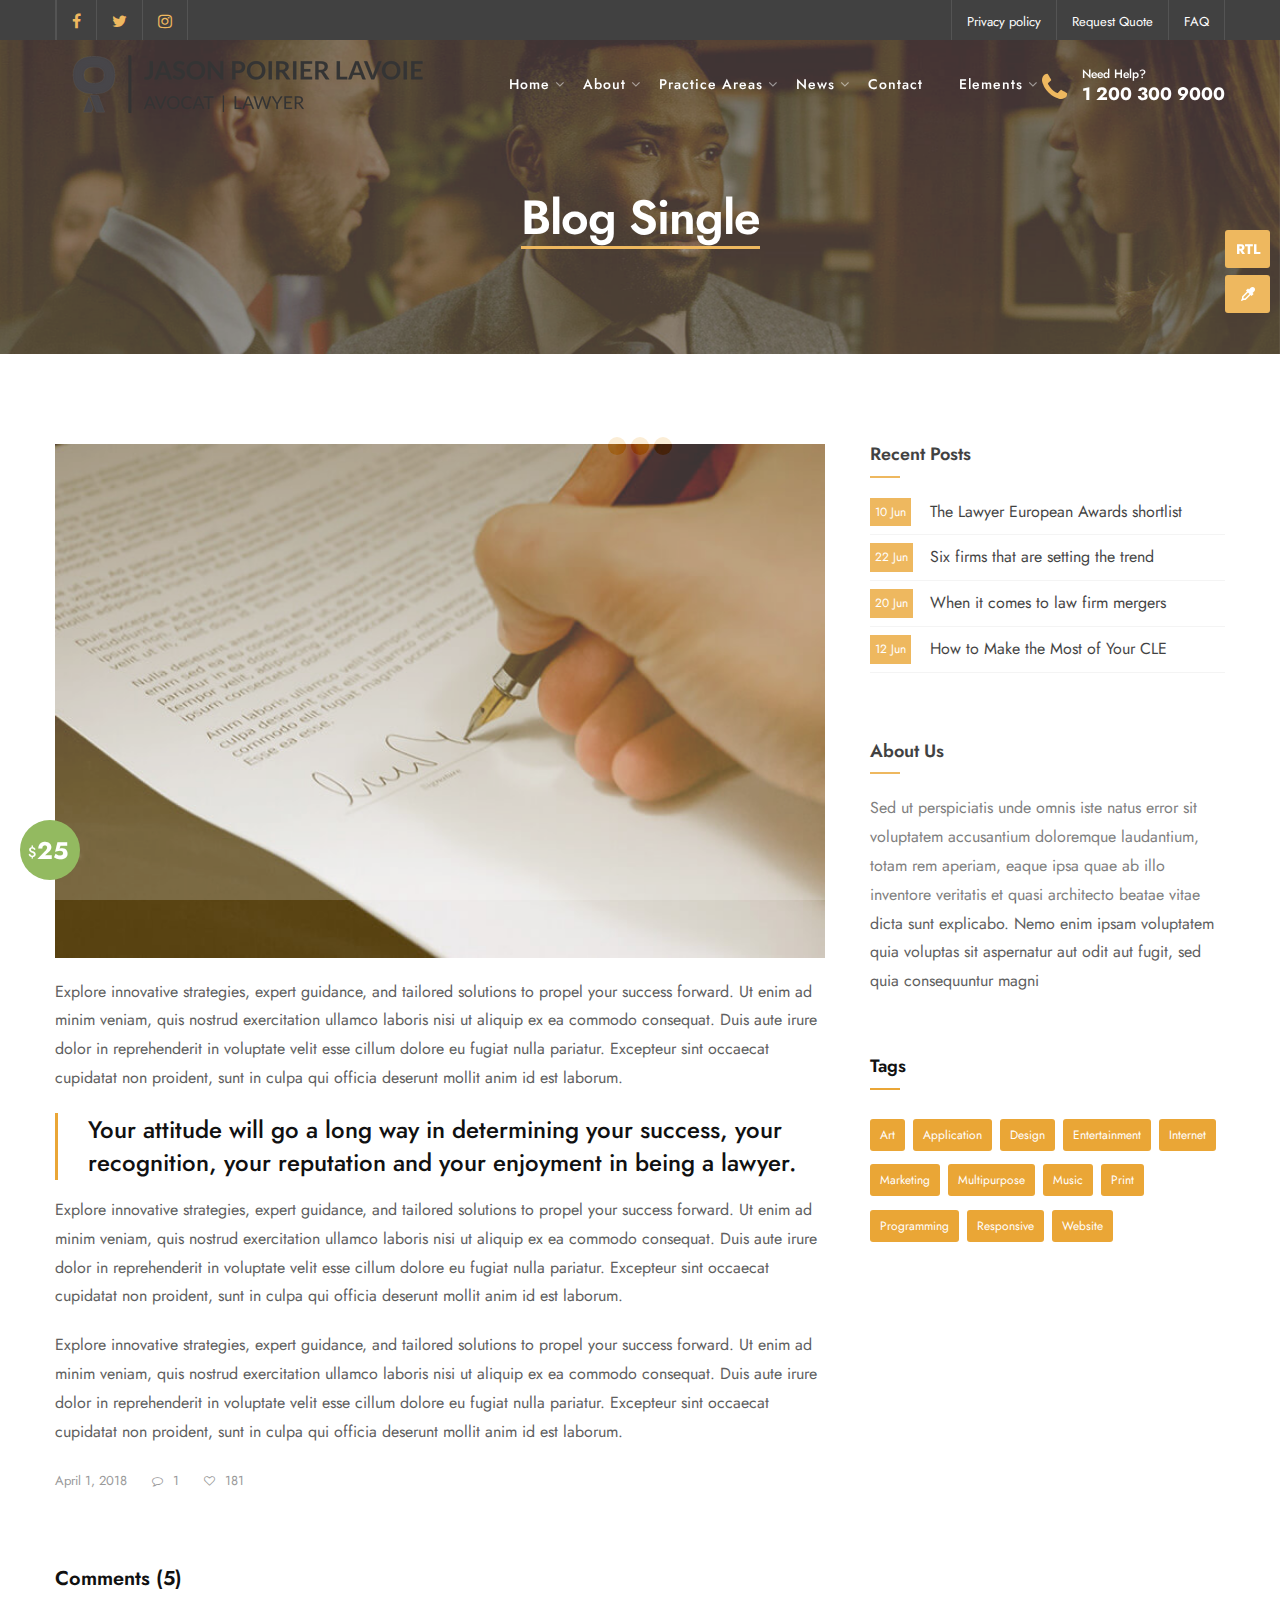
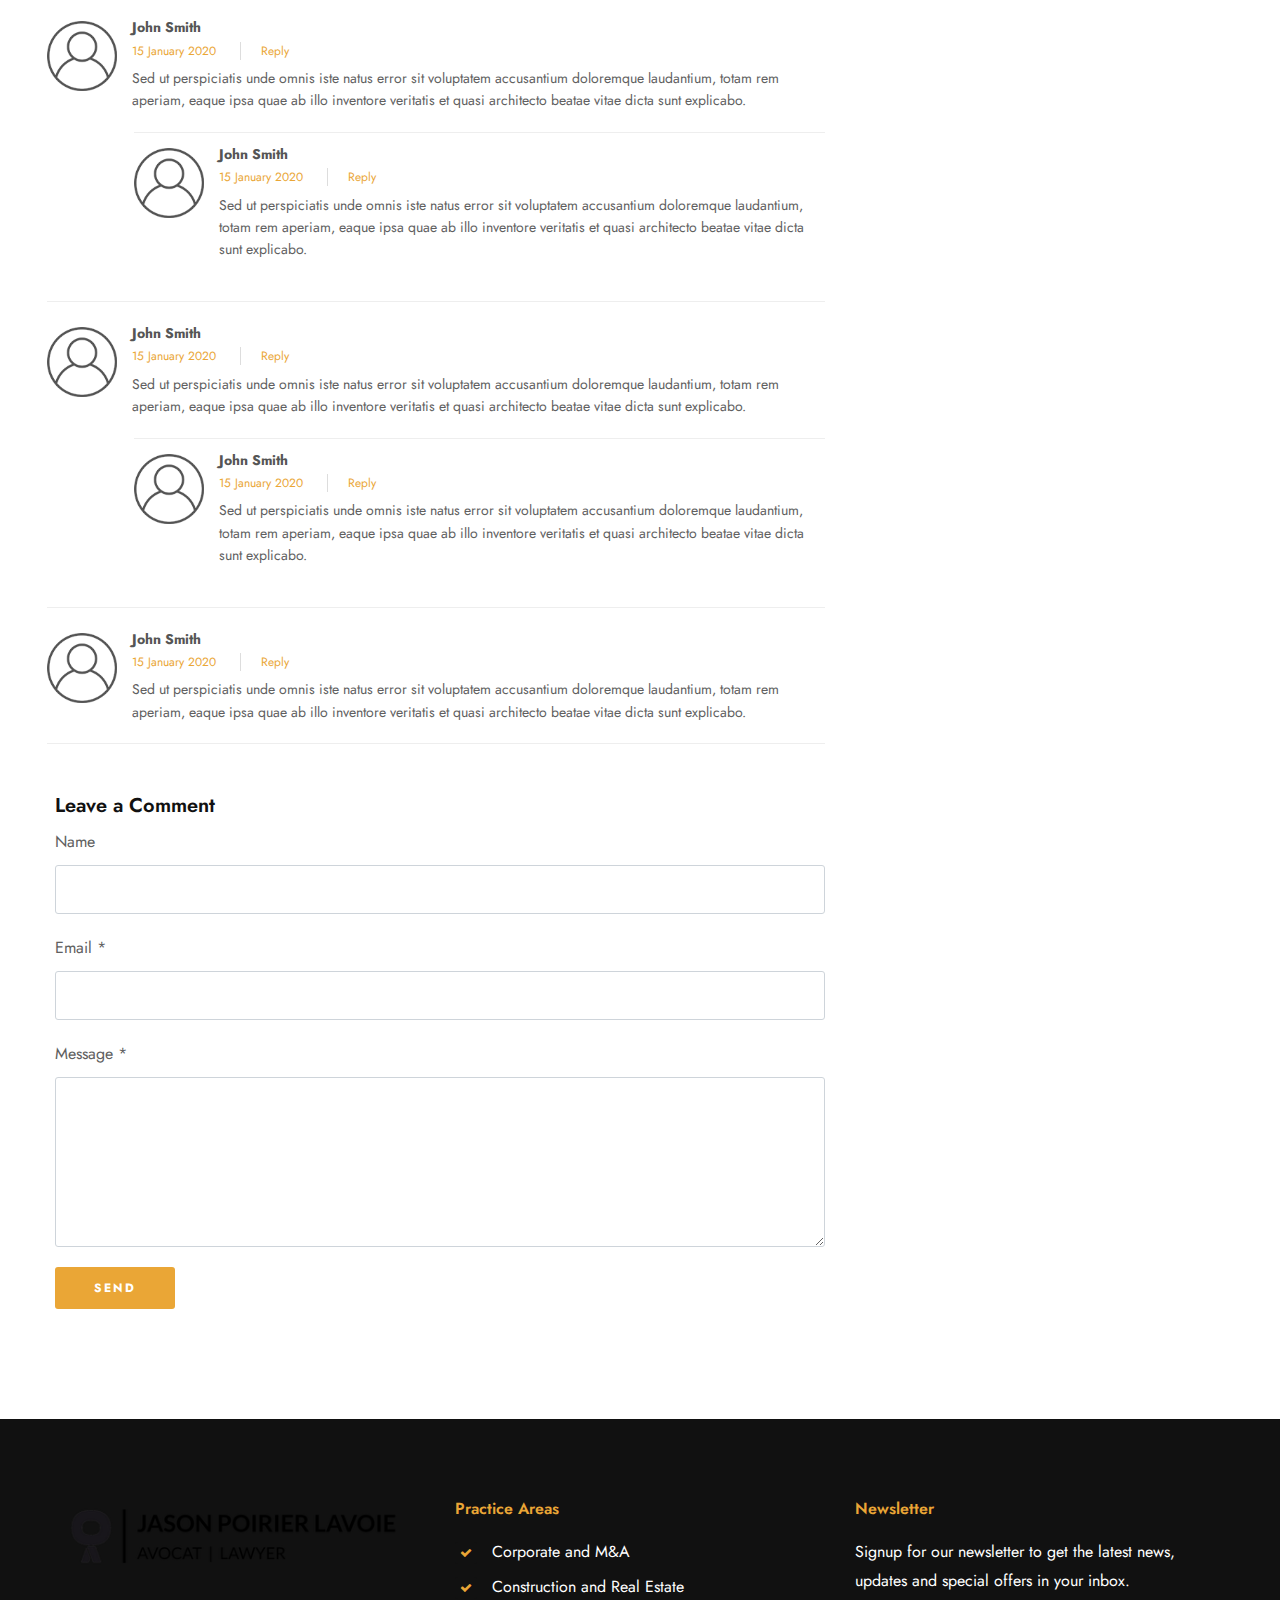
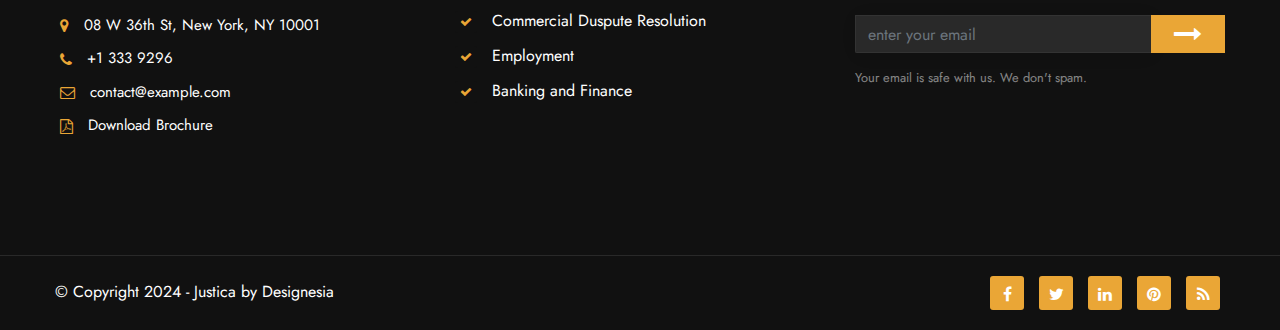
<file: news-single.html>
<!doctype html>
<html lang="en">

<head>
    <meta charset="utf-8">
    <title>Justica - Lawyer and Attorney Website Template</title>
    <link rel="icon" href="images/icon.png" type="image/gif" sizes="16x16">
    <meta content="width=device-width, initial-scale=1.0" name="viewport" />
    <meta content="Justica - Lawyer and Attorney Website Template" name="description">
    <meta content="" name="keywords">
    <meta content="" name="author">
    
    <!-- CSS Files
    ================================================== -->
    <link id="bootstrap" href="css/bootstrap.min.css" rel="stylesheet" type="text/css" />
    <link id="bootstrap-grid" href="css/bootstrap-grid.min.css" rel="stylesheet" type="text/css" />
    <link id="bootstrap-reboot" href="css/bootstrap-reboot.min.css" rel="stylesheet" type="text/css" />
    <link href="css/animate.css" rel="stylesheet" type="text/css">
    <link href="css/owl.carousel.css" rel="stylesheet" type="text/css">
    <link href="css/owl.theme.css" rel="stylesheet" type="text/css">
    <link href="css/owl.transitions.css" rel="stylesheet" type="text/css">
    <link href="css/magnific-popup.css" rel="stylesheet" type="text/css">
    <link href="css/jquery.countdown.css" rel="stylesheet" type="text/css">
    <link href="css/style.css" rel="stylesheet" type="text/css">
    <!-- color scheme -->
    <link id="colors" href="css/colors/scheme-01.css" rel="stylesheet" type="text/css">
    <link href="css/coloring.css" rel="stylesheet" type="text/css">
</head>

<body>
    <div id="wrapper">
        <div id="topbar" class="text-white bg-color">
            <div class="container">
                <div class="topbar-left sm-hide">
                    <span class="topbar-widget tb-social">
                        <a href="#"><i class="fa fa-facebook"></i></a>
                        <a href="#"><i class="fa fa-twitter"></i></a>
                        <a href="#"><i class="fa fa-instagram"></i></a>
                    </span>
                </div>
                <div class="topbar-right">
                    <div class="topbar-right">
                        <span class="topbar-widget"><a href="#">Privacy policy</a></span>
                        <span class="topbar-widget"><a href="#">Request Quote</a></span>
                        <span class="topbar-widget"><a href="#">FAQ</a></span>
                    </div>
                </div>
                <div class="clearfix"></div>
            </div>
        </div>
        <!-- header begin -->
        <header class="transparent scroll-light">
            <div class="container">
                <div class="row">
                    <div class="col-md-12">
                        <div class="de-flex sm-pt10">
                            <div class="de-flex-col">
                                <!-- logo begin -->
                                <div id="logo">
                                    <a href="index.html">
                                        <img alt="" class="logo" src="images/logo-light.png" />
                                        <img alt="" class="logo-2" src="images/logo.png" />
                                    </a>
                                </div>
                                <!-- logo close -->
                            </div>
                            <div class="de-flex-col header-col-mid">
                                <!-- mainmenu begin -->
                                <ul id="mainmenu">
                                    <li><a href="index.html">Home</a>
                                        <ul>
                                            <li><a href="index-9.html"><b>New</b> Homepage 9</a></li>
                                            <li><a href="index-8.html"><b>New</b> Homepage 8</a></li>
                                            <li><a href="index.html">Homepage 1</a></li>
                                            <li><a href="index-2.html">Homepage 2</a></li>
                                            <li><a href="index-3.html">Homepage 3</a></li>
                                            <li><a href="index-4.html">Homepage 4</a></li>
                                            <li><a href="index-5.html">Homepage 5</a></li>
                                            <li><a href="index-6.html">Homepage 6</a></li> 
                                            <li><a href="index-7.html">Homepage 7</a></li>                                           
                                            <li><a href="index-onepage.html">Onepage</a></li>
                                        </ul>
                                    </li>
                                    <li><a href="about.html">About</a>
                                        <ul>
                                            <li><a href="about.html">About Us</a></li>
                                            <li><a href="team.html">The Team</a></li>
                                            <li><a href="faq.html">FAQ</a></li>
                                        </ul>
                                    </li>
                                    <li><a href="practice-areas.html">Practice Areas</a>
                                        <ul>
                                            <li><a href="practice-areas-4.html"><b>New</b>Practice Areas 4</a></li>
                                            <li><a href="practice-areas.html">Practice Areas 1</a></li>
                                            <li><a href="practice-areas-2.html">Practice Areas 2</a></li>
                                            <li><a href="practice-areas-3.html">Practice Areas 3</a></li>
                                        </ul>
                                    </li>
                                    <li><a href="news.html">News</a>
                                        <ul>
                                            <li><a href="news.html">News List</a></li>
                                            <li><a href="news-single.html">News Single</a></li>
                                        </ul>
                                    </li>
                                    <li><a href="contact.html">Contact</a></li>
                                     <li><a href="#">Elements</a>
                                        <ul>
                                            <li><a href="accordion.html">Accordion</a></li>
                                            <li><a href="alerts.html">Alerts</a></li>
                                            <li><a href="counters.html">Counters</a></li>
                                            <li><a href="faq.html">FAQ</a></li>
                                            <li><a href="gallery.html">Gallery</a></li>
                                            <li><a href="icon-set-1.html">Icon Set 1</a></li>
                                            <li><a href="modal.html">Modal</a></li>
                                            <li><a href="progress-bar.html">Progress Bar</a></li>
                                            <li><a href="tabs.html">Tabs</a></li>
                                            <li><a href="testimonials.html">Testimonials</a></li>
                                        </ul>
                                    </li>
                                </ul>
                                <!-- mainmenu close -->
                            </div>
                            <div class="de-flex-col">
                                <div class="h-phone md-hide"><span>Need&nbsp;Help?</span><i class="fa fa-phone"></i> 1 200 300 9000</div>
                                <span id="menu-btn"></span>
                            </div>
                        </div>
                    </div>
                </div>
            </div>
        </header>
        <!-- header close -->
        <!-- content begin -->
        <div class="no-bottom no-top" id="content">
            <div id="top"></div>
            <!-- section begin -->
            <section id="subheader" class="jarallax text-white">
                <img src="images/background/subheader.jpg" class="jarallax-img" alt="">
                <div class="center-y relative text-center">
                    <div class="container">
                        <div class="row">
                            <div class="col-md-12 text-center">
                                <h1>Blog Single</h1>
                            </div>
                            <div class="clearfix"></div>
                        </div>
                    </div>
                </div>
            </section>
            <!-- section close -->
            <!-- section begin -->
            <section aria-label="section">
                <div class="container">
                    <div class="row">
                        <div class="col-md-8">
                            <div class="blog-read">
                                <img alt="" src="images/news/5.jpg" class="img-fullwidth">
                                <div class="post-text">
                                    <p>Explore innovative strategies, expert guidance, and tailored solutions to propel your success forward.  Ut enim ad minim veniam, quis nostrud exercitation ullamco laboris nisi ut aliquip ex ea commodo
                                        consequat. Duis aute irure dolor in reprehenderit in voluptate velit esse cillum dolore eu fugiat nulla pariatur. Excepteur sint occaecat cupidatat non proident, sunt in culpa qui officia deserunt mollit anim id
                                        est laborum.</p>
                                    <blockquote>Your attitude will go a long way in determining your success, your recognition, your reputation and your enjoyment in being a lawyer.</blockquote>
                                    <p>Explore innovative strategies, expert guidance, and tailored solutions to propel your success forward.  Ut enim ad minim veniam, quis nostrud exercitation ullamco laboris nisi ut aliquip ex ea commodo
                                        consequat. Duis aute irure dolor in reprehenderit in voluptate velit esse cillum dolore eu fugiat nulla pariatur. Excepteur sint occaecat cupidatat non proident, sunt in culpa qui officia deserunt mollit anim id
                                        est laborum.</p>
                                    <p>Explore innovative strategies, expert guidance, and tailored solutions to propel your success forward.  Ut enim ad minim veniam, quis nostrud exercitation ullamco laboris nisi ut aliquip ex ea commodo
                                        consequat. Duis aute irure dolor in reprehenderit in voluptate velit esse cillum dolore eu fugiat nulla pariatur. Excepteur sint occaecat cupidatat non proident, sunt in culpa qui officia deserunt mollit anim id
                                        est laborum.</p>
                                    <span class="post-date">April 1, 2018</span>
                                    <span class="post-comment">1</span>
                                    <span class="post-like">181</span>
                                </div>
                            </div>
                            <div class="spacer-single"></div>
                            <div id="blog-comment">
                                <h4>Comments (5)</h4>
                                <div class="spacer-half"></div>
                                <ol>
                                    <li>
                                        <div class="avatar">
                                            <img src="images/misc/avatar.png" alt="" /></div>
                                        <div class="comment-info">
                                            <span class="c_name">John Smith</span>
                                            <span class="c_date id-color">15 January 2020</span>
                                            <span class="c_reply"><a href="#">Reply</a></span>
                                            <div class="clearfix"></div>
                                        </div>
                                        <div class="comment">Sed ut perspiciatis unde omnis iste natus error sit voluptatem accusantium doloremque laudantium, totam rem aperiam, eaque ipsa quae ab illo inventore veritatis et quasi architecto beatae vitae dicta sunt explicabo.</div>
                                        <ol>
                                            <li>
                                                <div class="avatar">
                                                    <img src="images/misc/avatar.png" alt="" /></div>
                                                <div class="comment-info">
                                                    <span class="c_name">John Smith</span>
                                                    <span class="c_date id-color">15 January 2020</span>
                                                    <span class="c_reply"><a href="#">Reply</a></span>
                                                    <div class="clearfix"></div>
                                                </div>
                                                <div class="comment">Sed ut perspiciatis unde omnis iste natus error sit voluptatem accusantium doloremque laudantium, totam rem aperiam, eaque ipsa quae ab illo inventore veritatis et quasi architecto beatae vitae dicta sunt
                                                    explicabo.</div>
                                            </li>
                                        </ol>
                                    </li>
                                    <li>
                                        <div class="avatar">
                                            <img src="images/misc/avatar.png" alt="" /></div>
                                        <div class="comment-info">
                                            <span class="c_name">John Smith</span>
                                            <span class="c_date id-color">15 January 2020</span>
                                            <span class="c_reply"><a href="#">Reply</a></span>
                                            <div class="clearfix"></div>
                                        </div>
                                        <div class="comment">Sed ut perspiciatis unde omnis iste natus error sit voluptatem accusantium doloremque laudantium, totam rem aperiam, eaque ipsa quae ab illo inventore veritatis et quasi architecto beatae vitae dicta sunt explicabo.</div>
                                        <ol>
                                            <li>
                                                <div class="avatar">
                                                    <img src="images/misc/avatar.png" alt="" /></div>
                                                <div class="comment-info">
                                                    <span class="c_name">John Smith</span>
                                                    <span class="c_date id-color">15 January 2020</span>
                                                    <span class="c_reply"><a href="#">Reply</a></span>
                                                    <div class="clearfix"></div>
                                                </div>
                                                <div class="comment">Sed ut perspiciatis unde omnis iste natus error sit voluptatem accusantium doloremque laudantium, totam rem aperiam, eaque ipsa quae ab illo inventore veritatis et quasi architecto beatae vitae dicta sunt
                                                    explicabo.</div>
                                            </li>
                                        </ol>
                                    </li>
                                    <li>
                                        <div class="avatar">
                                            <img src="images/misc/avatar.png" alt="" /></div>
                                        <div class="comment-info">
                                            <span class="c_name">John Smith</span>
                                            <span class="c_date id-color">15 January 2020</span>
                                            <span class="c_reply"><a href="#">Reply</a></span>
                                            <div class="clearfix"></div>
                                        </div>
                                        <div class="comment">Sed ut perspiciatis unde omnis iste natus error sit voluptatem accusantium doloremque laudantium, totam rem aperiam, eaque ipsa quae ab illo inventore veritatis et quasi architecto beatae vitae dicta sunt explicabo.</div>
                                    </li>
                                </ol>
                                <div class="spacer-single"></div>
                                <div id="comment-form-wrapper">
                                    <h4>Leave a Comment</h4>
                                    <div class="comment_form_holder">
                                        <form id="contact_form" name="form1" class="form-default" method="post" action="#">
                                            <label>Name</label>
                                            <input type="text" name="name" id="name" class="form-control" />
                                            <label>Email <span class="req">*</span></label>
                                            <input type="text" name="email" id="email" class="form-control" />
                                            <div id="error_email" class="error">Please check your email</div>
                                            <label>Message <span class="req">*</span></label>
                                            <textarea cols="10" rows="10" name="message" id="message" class="form-control"></textarea>
                                            <div id="error_message" class="error">Please check your message</div>
                                            <div id="mail_success" class="success">Thank you. Your message has been sent.</div>
                                            <div id="mail_failed" class="error">Error, email not sent</div>
                                            <p id="btnsubmit">
                                                <input type="submit" id="send" value="Send" class="btn btn-custom" /></p>
                                        </form>
                                    </div>
                                </div>
                            </div>
                        </div>
                        <div id="sidebar" class="col-md-4">
                            <div class="widget widget-post">
                                <h4>Recent Posts</h4>
                                <div class="small-border"></div>
                                <ul>
                                    <li><span class="date">10 Jun</span><a href="#">The Lawyer European Awards shortlist</a></li>
                                    <li><span class="date">22 Jun</span><a href="#">Six firms that are setting the trend</a></li>
                                    <li><span class="date">20 Jun</span><a href="#">When it comes to law firm mergers</a></li>
                                    <li><span class="date">12 Jun</span><a href="#">How to Make the Most of Your CLE</a></li>
                                </ul>
                            </div>
                            <div class="widget widget-text">
                                <h4>About Us</h4>
                                <div class="small-border"></div>
                                Sed ut perspiciatis unde omnis iste natus error sit voluptatem accusantium doloremque laudantium, totam rem aperiam, eaque ipsa quae ab illo inventore veritatis et quasi architecto beatae vitae dicta sunt explicabo. Nemo enim ipsam voluptatem quia voluptas
                                sit aspernatur aut odit aut fugit, sed quia consequuntur magni
                            </div>
                            <div class="widget widget_tags">
                                <h4>Tags</h4>
                                <div class="small-border"></div>
                                <ul>
                                    <li><a href="#link">Art</a></li>
                                    <li><a href="#link">Application</a></li>
                                    <li><a href="#link">Design</a></li>
                                    <li><a href="#link">Entertainment</a></li>
                                    <li><a href="#link">Internet</a></li>
                                    <li><a href="#link">Marketing</a></li>
                                    <li><a href="#link">Multipurpose</a></li>
                                    <li><a href="#link">Music</a></li>
                                    <li><a href="#link">Print</a></li>
                                    <li><a href="#link">Programming</a></li>
                                    <li><a href="#link">Responsive</a></li>
                                    <li><a href="#link">Website</a></li>
                                </ul>
                            </div>
                        </div>
                    </div>
                </div>
            </section>
        </div>
        <!-- content close -->
        <a href="#" id="back-to-top"></a>
        <!-- footer begin -->
        <footer>
            <div class="container">
                <div class="row">
                    <div class="col-lg-4">
                        <div class="widget">
                            <a href="index.html"><img alt="" class="img-fluid mb20" src="images/logo-light.png"></a>
                            <address class="s1">
                                <span><i class="id-color fa fa-map-marker fa-lg"></i>08 W 36th St, New York, NY 10001</span>
                                <span><i class="id-color fa fa-phone fa-lg"></i>+1 333 9296</span>
                                <span><i class="id-color fa fa-envelope-o fa-lg"></i><a href="mailto:contact@example.com">contact@example.com</a></span>
                                <span><i class="id-color fa fa-file-pdf-o fa-lg"></i><a href="#">Download Brochure</a></span>
                            </address>
                        </div>
                    </div>
                    <div class="col-md-4">
                        <h5 class="id-color mb20">Practice Areas</h5>
                        <ul class="ul-style-2">
                            <li>Corporate and M&A</li>
                            <li>Construction and Real Estate</li>
                            <li>Commercial Duspute Resolution</li>
                            <li>Employment</li>
                            <li>Banking and Finance</li>
                        </ul>
                    </div>
                    <div class="col-lg-4">
                        <div class="widget">
                            <h5 class="id-color">Newsletter</h5>
                            <p>Signup for our newsletter to get the latest news, updates and special offers in your inbox.</p>
                            <form action="blank.php" class="row" id="form_subscribe" method="post" name="form_subscribe">
                                <div class="col text-center">
                                    <input class="form-control" id="name_1" name="name_1" placeholder="enter your email" type="text" /> <a href="#" id="btn-submit"><i class="fa fa-long-arrow-right"></i></a>
                                    <div class="clearfix"></div>
                                </div>
                            </form>
                            <div class="spacer-10"></div>
                            <small>Your email is safe with us. We don't spam.</small>
                        </div>
                    </div>
                </div>
            </div>
            <div class="subfooter">
                <div class="container">
                    <div class="row g-4 align-items-center">
                        <div class="col-lg-6">
                            &copy; Copyright 2024 - Justica by Designesia
                        </div>
                        <div class="col-lg-6 text-lg-end">
                            <div class="social-icons">
                                <a href="#"><i class="fa fa-facebook fa-lg"></i></a>
                                <a href="#"><i class="fa fa-twitter fa-lg"></i></a>
                                <a href="#"><i class="fa fa-linkedin fa-lg"></i></a>
                                <a href="#"><i class="fa fa-pinterest fa-lg"></i></a>
                                <a href="#"><i class="fa fa-rss fa-lg"></i></a>
                            </div>
                        </div>
                    </div>
                </div>
            </div>
        </footer>
        <!-- footer close -->
        <div id="preloader">
            <div class="spinner">
                <div class="bounce1"></div>
                <div class="bounce2"></div>
                <div class="bounce3"></div>
            </div>
        </div>
    </div>
    <div id="selector">
        <div id="demo-rtl" class="sc-opt">
            <div class="sc-icon">RTL</div><span class="sc-val">Click to Enable</span>
        </div>
        <div class="sc-opt sc-mt">
            <div class="sc-icon"><i class="fa fa-eyedropper"></i></div>
            <span class="opt tc1" data-color="scheme-01"></span>
            <span class="opt tc2" data-color="scheme-02"></span>
            <span class="opt tc3" data-color="scheme-03"></span>
            <span class="opt tc4" data-color="scheme-04"></span>
            <span class="opt tc5" data-color="scheme-05"></span>
            <span class="opt tc6" data-color="scheme-06"></span>
            <span class="opt tc7" data-color="scheme-07"></span>
        </div>
    </div>
    <div id="purchase-now">
        <a href="https://themeforest.net/cart/add_items?ref=designesia&item_ids=29485331"><span>$</span>25</a>
        <div class="pn-hover">Buy Now</div>
    </div>
    <!-- Javascript Files
    ================================================== -->
    <script src="js/jquery.min.js"></script>
    <script src="js/bootstrap.min.js"></script>
    <script src="js/wow.min.js"></script>
    <script src="js/jquery.isotope.min.js"></script>
    <script src="js/easing.js"></script>
    <script src="js/owl.carousel.js"></script>
    <script src="js/validation.js"></script>
    <script src="js/jquery.magnific-popup.min.js"></script>
    <script src="js/enquire.min.js"></script>
    <script src="js/jquery.stellar.min.js"></script>
    <script src="js/jquery.plugin.js"></script>
    <script src="js/typed.js"></script>
    <script src="js/jarallax.js"></script>
    <script src="js/jquery.countTo.js"></script>
    <script src="js/jquery.countdown.js"></script>
    <script src="js/designesia.js"></script>
</body>

</html>
</file>
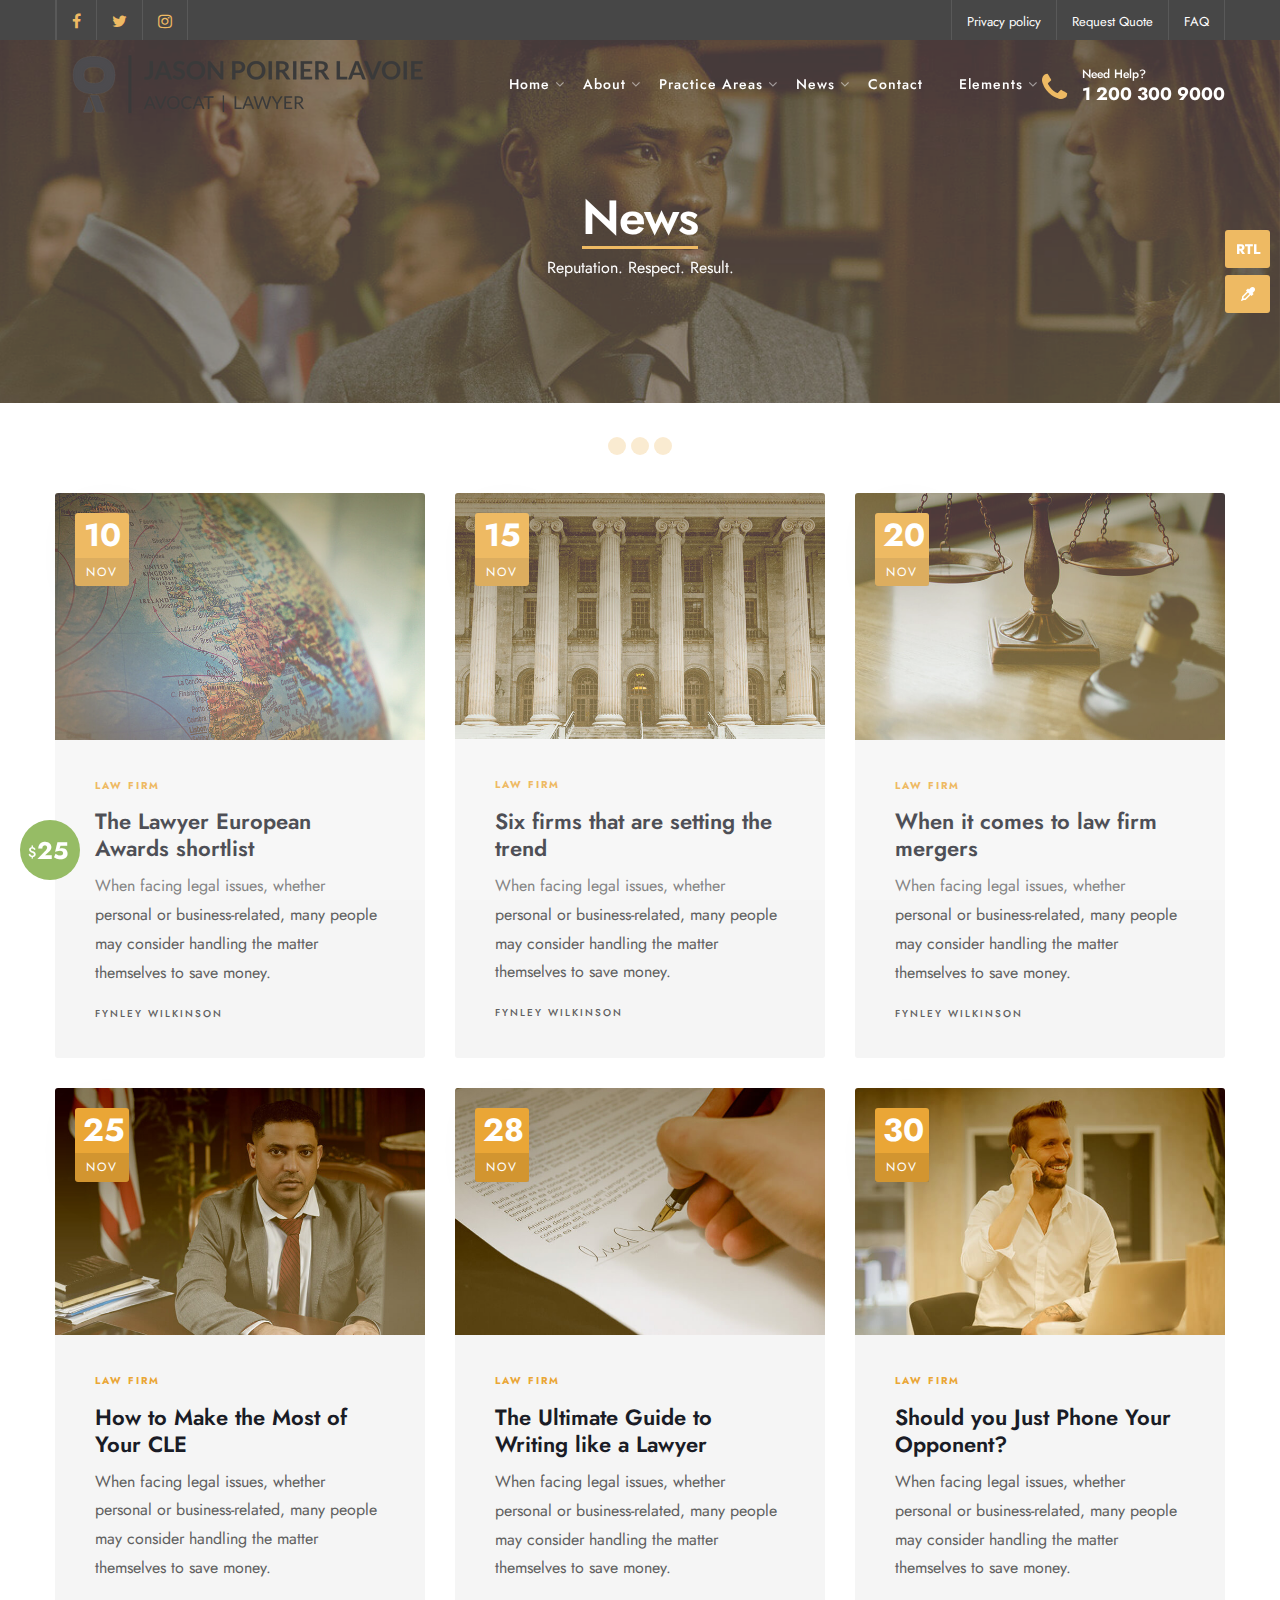
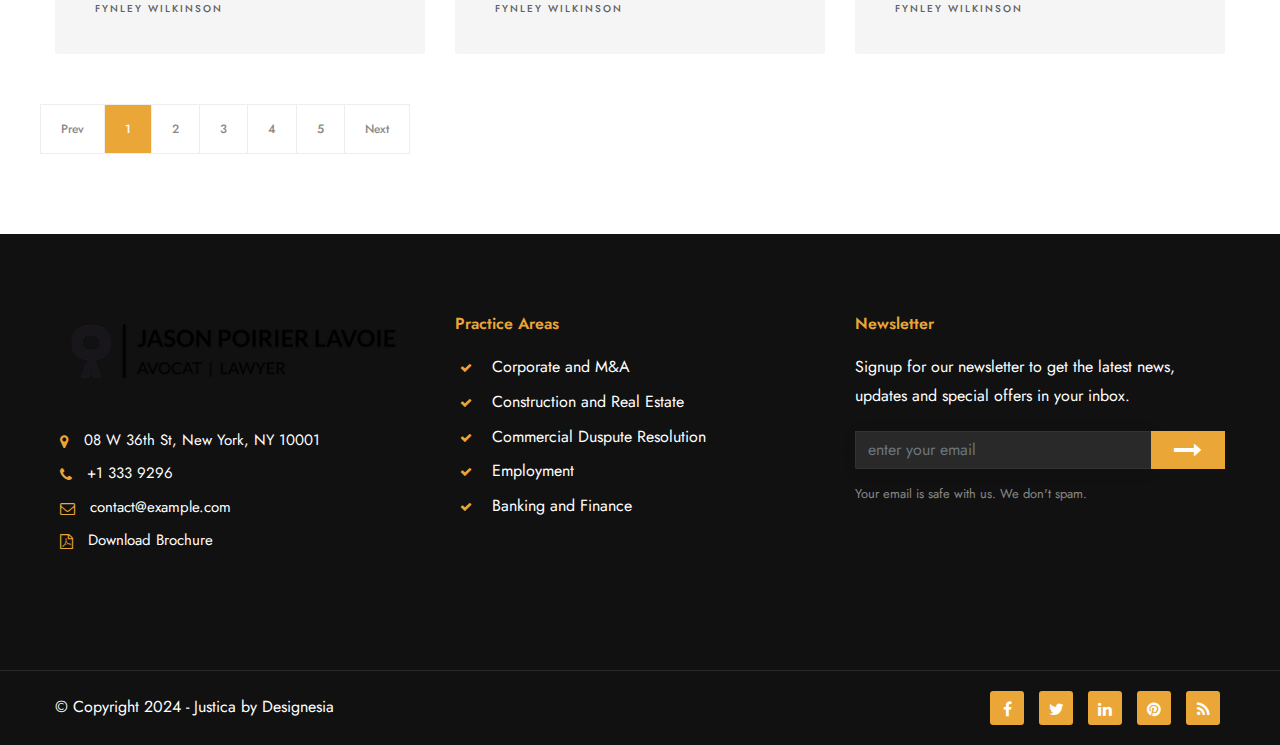
<file: news.html>
<!doctype html>
<html lang="en">

<head>
    <meta charset="utf-8">
    <title>Justica - Lawyer and Attorney Website Template</title>
    <link rel="icon" href="images/icon.png" type="image/gif" sizes="16x16">
    <meta content="width=device-width, initial-scale=1.0" name="viewport" />
    <meta content="Justica - Lawyer and Attorney Website Template" name="description">
    <meta content="" name="keywords">
    <meta content="" name="author">
    
    <!-- CSS Files
    ================================================== -->
    <link id="bootstrap" href="css/bootstrap.min.css" rel="stylesheet" type="text/css" />
    <link id="bootstrap-grid" href="css/bootstrap-grid.min.css" rel="stylesheet" type="text/css" />
    <link id="bootstrap-reboot" href="css/bootstrap-reboot.min.css" rel="stylesheet" type="text/css" />
    <link href="css/animate.css" rel="stylesheet" type="text/css">
    <link href="css/owl.carousel.css" rel="stylesheet" type="text/css">
    <link href="css/owl.theme.css" rel="stylesheet" type="text/css">
    <link href="css/owl.transitions.css" rel="stylesheet" type="text/css">
    <link href="css/magnific-popup.css" rel="stylesheet" type="text/css">
    <link href="css/jquery.countdown.css" rel="stylesheet" type="text/css">
    <link href="css/style.css" rel="stylesheet" type="text/css">
    <!-- color scheme -->
    <link id="colors" href="css/colors/scheme-01.css" rel="stylesheet" type="text/css">
    <link href="css/coloring.css" rel="stylesheet" type="text/css">
</head>

<body>
    <div id="wrapper">
        <div id="topbar" class="text-white bg-color">
            <div class="container">
                <div class="topbar-left sm-hide">
                    <span class="topbar-widget tb-social">
                        <a href="#"><i class="fa fa-facebook"></i></a>
                        <a href="#"><i class="fa fa-twitter"></i></a>
                        <a href="#"><i class="fa fa-instagram"></i></a>
                    </span>
                </div>
                <div class="topbar-right">
                    <div class="topbar-right">
                        <span class="topbar-widget"><a href="#">Privacy policy</a></span>
                        <span class="topbar-widget"><a href="#">Request Quote</a></span>
                        <span class="topbar-widget"><a href="#">FAQ</a></span>
                    </div>
                </div>
                <div class="clearfix"></div>
            </div>
        </div>
        <!-- header begin -->
        <header class="transparent">
            <div class="container">
                <div class="row">
                    <div class="col-md-12">
                        <div class="de-flex sm-pt10">
                            <div class="de-flex-col">
                                <!-- logo begin -->
                                <div id="logo">
                                    <a href="index.html">
                                        <img alt="" class="logo" src="images/logo-light.png" />
                                        <img alt="" class="logo-2" src="images/logo.png" />
                                    </a>
                                </div>
                                <!-- logo close -->
                            </div>
                            <div class="de-flex-col header-col-mid">
                                <!-- mainmenu begin -->
                                <ul id="mainmenu">
                                    <li><a href="index.html">Home</a>
                                        <ul>
                                            <li><a href="index-9.html"><b>New</b> Homepage 9</a></li>
                                            <li><a href="index-8.html"><b>New</b> Homepage 8</a></li>
                                            <li><a href="index.html">Homepage 1</a></li>
                                            <li><a href="index-2.html">Homepage 2</a></li>
                                            <li><a href="index-3.html">Homepage 3</a></li>
                                            <li><a href="index-4.html">Homepage 4</a></li>
                                            <li><a href="index-5.html">Homepage 5</a></li>
                                            <li><a href="index-6.html">Homepage 6</a></li> 
                                            <li><a href="index-7.html">Homepage 7</a></li>                                           
                                            <li><a href="index-onepage.html">Onepage</a></li>
                                        </ul>
                                    </li>
                                    <li><a href="about.html">About</a>
                                        <ul>
                                            <li><a href="about.html">About Us</a></li>
                                            <li><a href="team.html">The Team</a></li>
                                            <li><a href="faq.html">FAQ</a></li>
                                        </ul>
                                    </li>
                                    <li><a href="practice-areas.html">Practice Areas</a>
                                        <ul>
                                            <li><a href="practice-areas-4.html"><b>New</b>Practice Areas 4</a></li>
                                            <li><a href="practice-areas.html">Practice Areas 1</a></li>
                                            <li><a href="practice-areas-2.html">Practice Areas 2</a></li>
                                            <li><a href="practice-areas-3.html">Practice Areas 3</a></li>
                                        </ul>
                                    </li>
                                    <li><a href="news.html">News</a>
                                        <ul>
                                            <li><a href="news.html">News List</a></li>
                                            <li><a href="news-single.html">News Single</a></li>
                                        </ul>
                                    </li>
                                    <li><a href="contact.html">Contact</a></li>
                                     <li><a href="#">Elements</a>
                                        <ul>
                                            <li><a href="accordion.html">Accordion</a></li>
                                            <li><a href="alerts.html">Alerts</a></li>
                                            <li><a href="counters.html">Counters</a></li>
                                            <li><a href="faq.html">FAQ</a></li>
                                            <li><a href="gallery.html">Gallery</a></li>
                                            <li><a href="icon-set-1.html">Icon Set 1</a></li>
                                            <li><a href="modal.html">Modal</a></li>
                                            <li><a href="progress-bar.html">Progress Bar</a></li>
                                            <li><a href="tabs.html">Tabs</a></li>
                                            <li><a href="testimonials.html">Testimonials</a></li>
                                        </ul>
                                    </li>
                                </ul>
                                <!-- mainmenu close -->
                            </div>
                            <div class="de-flex-col">
                                <div class="h-phone md-hide"><span>Need&nbsp;Help?</span><i class="fa fa-phone"></i> 1 200 300 9000</div>
                                <span id="menu-btn"></span>
                            </div>
                        </div>
                    </div>
                </div>
            </div>
        </header>
        <!-- header close -->
        <!-- content begin -->
        <div class="no-bottom no-top" id="content">
            <div id="top"></div>
            <!-- section begin -->
            <section id="subheader" class="jarallax text-white">
                <img src="images/background/subheader.jpg" class="jarallax-img" alt="">
                <div class="center-y relative text-center">
                    <div class="container">
                        <div class="row">
                            <div class="col-md-12 text-center">
                                <h1>News</h1>
                                <p>Reputation. Respect. Result.</p>
                            </div>
                            <div class="clearfix"></div>
                        </div>
                    </div>
                </div>
            </section>
            <!-- section close -->
            <!-- section begin -->
            <section aria-label="section">
                <div class="container">
                    <div class="row">
                        <div class="col-lg-4 col-md-6 mb30">
                            <div class="bloglist item">
                                <div class="post-content">
                                    <div class="date-box">
                                        <div class="m">10</div>
                                        <div class="d">NOV</div>
                                    </div>
                                    <div class="post-image">
                                        <img alt="" src="images/news/1.jpg">
                                    </div>
                                    <div class="post-text">
                                        <span class="p-tagline">Law Firm</span>
                                        <h4><a href="news-single.html">The Lawyer European Awards shortlist<span></span></a></h4>
                                        <p>When facing legal issues, whether personal or business-related, many people may consider handling the matter themselves to save money.</p>
                                        <span class="p-author">Fynley Wilkinson</span>
                                    </div>
                                </div>
                            </div>
                        </div>
                        <div class="col-lg-4 col-md-6 mb30">
                            <div class="bloglist item">
                                <div class="post-content">
                                    <div class="date-box">
                                        <div class="m">15</div>
                                        <div class="d">NOV</div>
                                    </div>
                                    <div class="post-image">
                                        <img alt="" src="images/news/2.jpg">
                                    </div>
                                    <div class="post-text">
                                        <span class="p-tagline">Law Firm</span>
                                        <h4><a href="news-single.html">Six firms that are setting the trend<span></span></a></h4>
                                        <p>When facing legal issues, whether personal or business-related, many people may consider handling the matter themselves to save money.</p>
                                        <span class="p-author">Fynley Wilkinson</span>
                                    </div>
                                </div>
                            </div>
                        </div>
                        <div class="col-lg-4 col-md-6 mb30">
                            <div class="bloglist item">
                                <div class="post-content">
                                    <div class="date-box">
                                        <div class="m">20</div>
                                        <div class="d">NOV</div>
                                    </div>
                                    <div class="post-image">
                                        <img alt="" src="images/news/3.jpg">
                                    </div>
                                    <div class="post-text">
                                        <span class="p-tagline">Law Firm</span>
                                        <h4><a href="news-single.html">When it comes to law firm mergers<span></span></a></h4>
                                        <p>When facing legal issues, whether personal or business-related, many people may consider handling the matter themselves to save money.</p>
                                        <span class="p-author">Fynley Wilkinson</span>
                                    </div>
                                </div>
                            </div>
                        </div>
                        <div class="col-lg-4 col-md-6 mb30">
                            <div class="bloglist item">
                                <div class="post-content">
                                    <div class="date-box">
                                        <div class="m">25</div>
                                        <div class="d">NOV</div>
                                    </div>
                                    <div class="post-image">
                                        <img alt="" src="images/news/4.jpg">
                                    </div>
                                    <div class="post-text">
                                        <span class="p-tagline">Law Firm</span>
                                        <h4><a href="news-single.html">How to Make the Most of Your CLE<span></span></a></h4>
                                        <p>When facing legal issues, whether personal or business-related, many people may consider handling the matter themselves to save money.</p>
                                        <span class="p-author">Fynley Wilkinson</span>
                                    </div>
                                </div>
                            </div>
                        </div>
                        <div class="col-lg-4 col-md-6 mb30">
                            <div class="bloglist item">
                                <div class="post-content">
                                    <div class="date-box">
                                        <div class="m">28</div>
                                        <div class="d">NOV</div>
                                    </div>
                                    <div class="post-image">
                                        <img alt="" src="images/news/5.jpg">
                                    </div>
                                    <div class="post-text">
                                        <span class="p-tagline">Law Firm</span>
                                        <h4><a href="news-single.html">The Ultimate Guide to Writing like a Lawyer<span></span></a></h4>
                                        <p>When facing legal issues, whether personal or business-related, many people may consider handling the matter themselves to save money.</p>
                                        <span class="p-author">Fynley Wilkinson</span>
                                    </div>
                                </div>
                            </div>
                        </div>
                        <div class="col-lg-4 col-md-6 mb30">
                            <div class="bloglist item">
                                <div class="post-content">
                                    <div class="date-box">
                                        <div class="m">30</div>
                                        <div class="d">NOV</div>
                                    </div>
                                    <div class="post-image">
                                        <img alt="" src="images/news/6.jpg">
                                    </div>
                                    <div class="post-text">
                                        <span class="p-tagline">Law Firm</span>
                                        <h4><a href="news-single.html">Should you Just Phone Your Opponent?<span></span></a></h4>
                                        <p>When facing legal issues, whether personal or business-related, many people may consider handling the matter themselves to save money.</p>
                                        <span class="p-author">Fynley Wilkinson</span>
                                    </div>
                                </div>
                            </div>
                        </div>
                        <div class="spacer-single"></div>
                        <ul class="pagination">
                            <li><a href="#">Prev</a></li>
                            <li class="active"><a href="#">1</a></li>
                            <li><a href="#">2</a></li>
                            <li><a href="#">3</a></li>
                            <li><a href="#">4</a></li>
                            <li><a href="#">5</a></li>
                            <li><a href="#">Next</a></li>
                        </ul>
                    </div>
                </div>
            </section>
        </div>
        <!-- content close -->
        <a href="#" id="back-to-top"></a>
        <!-- footer begin -->
        <footer>
            <div class="container">
                <div class="row">
                    <div class="col-lg-4">
                        <div class="widget">
                            <a href="index.html"><img alt="" class="img-fluid mb20" src="images/logo-light.png"></a>
                            <address class="s1">
                                <span><i class="id-color fa fa-map-marker fa-lg"></i>08 W 36th St, New York, NY 10001</span>
                                <span><i class="id-color fa fa-phone fa-lg"></i>+1 333 9296</span>
                                <span><i class="id-color fa fa-envelope-o fa-lg"></i><a href="mailto:contact@example.com">contact@example.com</a></span>
                                <span><i class="id-color fa fa-file-pdf-o fa-lg"></i><a href="#">Download Brochure</a></span>
                            </address>
                        </div>
                    </div>
                    <div class="col-md-4">
                        <h5 class="id-color mb20">Practice Areas</h5>
                        <ul class="ul-style-2">
                            <li>Corporate and M&A</li>
                            <li>Construction and Real Estate</li>
                            <li>Commercial Duspute Resolution</li>
                            <li>Employment</li>
                            <li>Banking and Finance</li>
                        </ul>
                    </div>
                    <div class="col-lg-4">
                        <div class="widget">
                            <h5 class="id-color">Newsletter</h5>
                            <p>Signup for our newsletter to get the latest news, updates and special offers in your inbox.</p>
                            <form action="blank.php" class="row" id="form_subscribe" method="post" name="form_subscribe">
                                <div class="col text-center">
                                    <input class="form-control" id="name_1" name="name_1" placeholder="enter your email" type="text" /> <a href="#" id="btn-submit"><i class="fa fa-long-arrow-right"></i></a>
                                    <div class="clearfix"></div>
                                </div>
                            </form>
                            <div class="spacer-10"></div>
                            <small>Your email is safe with us. We don't spam.</small>
                        </div>
                    </div>
                </div>
            </div>
            <div class="subfooter">
                <div class="container">
                    <div class="row g-4 align-items-center">
                        <div class="col-lg-6">
                            &copy; Copyright 2024 - Justica by Designesia
                        </div>
                        <div class="col-lg-6 text-lg-end">
                            <div class="social-icons">
                                <a href="#"><i class="fa fa-facebook fa-lg"></i></a>
                                <a href="#"><i class="fa fa-twitter fa-lg"></i></a>
                                <a href="#"><i class="fa fa-linkedin fa-lg"></i></a>
                                <a href="#"><i class="fa fa-pinterest fa-lg"></i></a>
                                <a href="#"><i class="fa fa-rss fa-lg"></i></a>
                            </div>
                        </div>
                    </div>
                </div>
            </div>
        </footer>
        <!-- footer close -->
        <div id="preloader">
            <div class="spinner">
                <div class="bounce1"></div>
                <div class="bounce2"></div>
                <div class="bounce3"></div>
            </div>
        </div>
    </div>
    <div id="selector">
        <div id="demo-rtl" class="sc-opt">
            <div class="sc-icon">RTL</div><span class="sc-val">Click to Enable</span>
        </div>
        <div class="sc-opt sc-mt">
            <div class="sc-icon"><i class="fa fa-eyedropper"></i></div>
            <span class="opt tc1" data-color="scheme-01"></span>
            <span class="opt tc2" data-color="scheme-02"></span>
            <span class="opt tc3" data-color="scheme-03"></span>
            <span class="opt tc4" data-color="scheme-04"></span>
            <span class="opt tc5" data-color="scheme-05"></span>
            <span class="opt tc6" data-color="scheme-06"></span>
            <span class="opt tc7" data-color="scheme-07"></span>
        </div>
    </div>
    <div id="purchase-now">
        <a href="https://themeforest.net/cart/add_items?ref=designesia&item_ids=29485331"><span>$</span>25</a>
        <div class="pn-hover">Buy Now</div>
    </div>
    <!-- Javascript Files
    ================================================== -->
    <script src="js/jquery.min.js"></script>
    <script src="js/bootstrap.min.js"></script>
    <script src="js/wow.min.js"></script>
    <script src="js/jquery.isotope.min.js"></script>
    <script src="js/easing.js"></script>
    <script src="js/owl.carousel.js"></script>
    <script src="js/validation.js"></script>
    <script src="js/jquery.magnific-popup.min.js"></script>
    <script src="js/enquire.min.js"></script>
    <script src="js/jquery.stellar.min.js"></script>
    <script src="js/jquery.plugin.js"></script>
    <script src="js/typed.js"></script>
    <script src="js/jarallax.js"></script>
    <script src="js/jquery.countTo.js"></script>
    <script src="js/jquery.countdown.js"></script>
    <script src="js/designesia.js"></script>
</body>

</html>
</file>
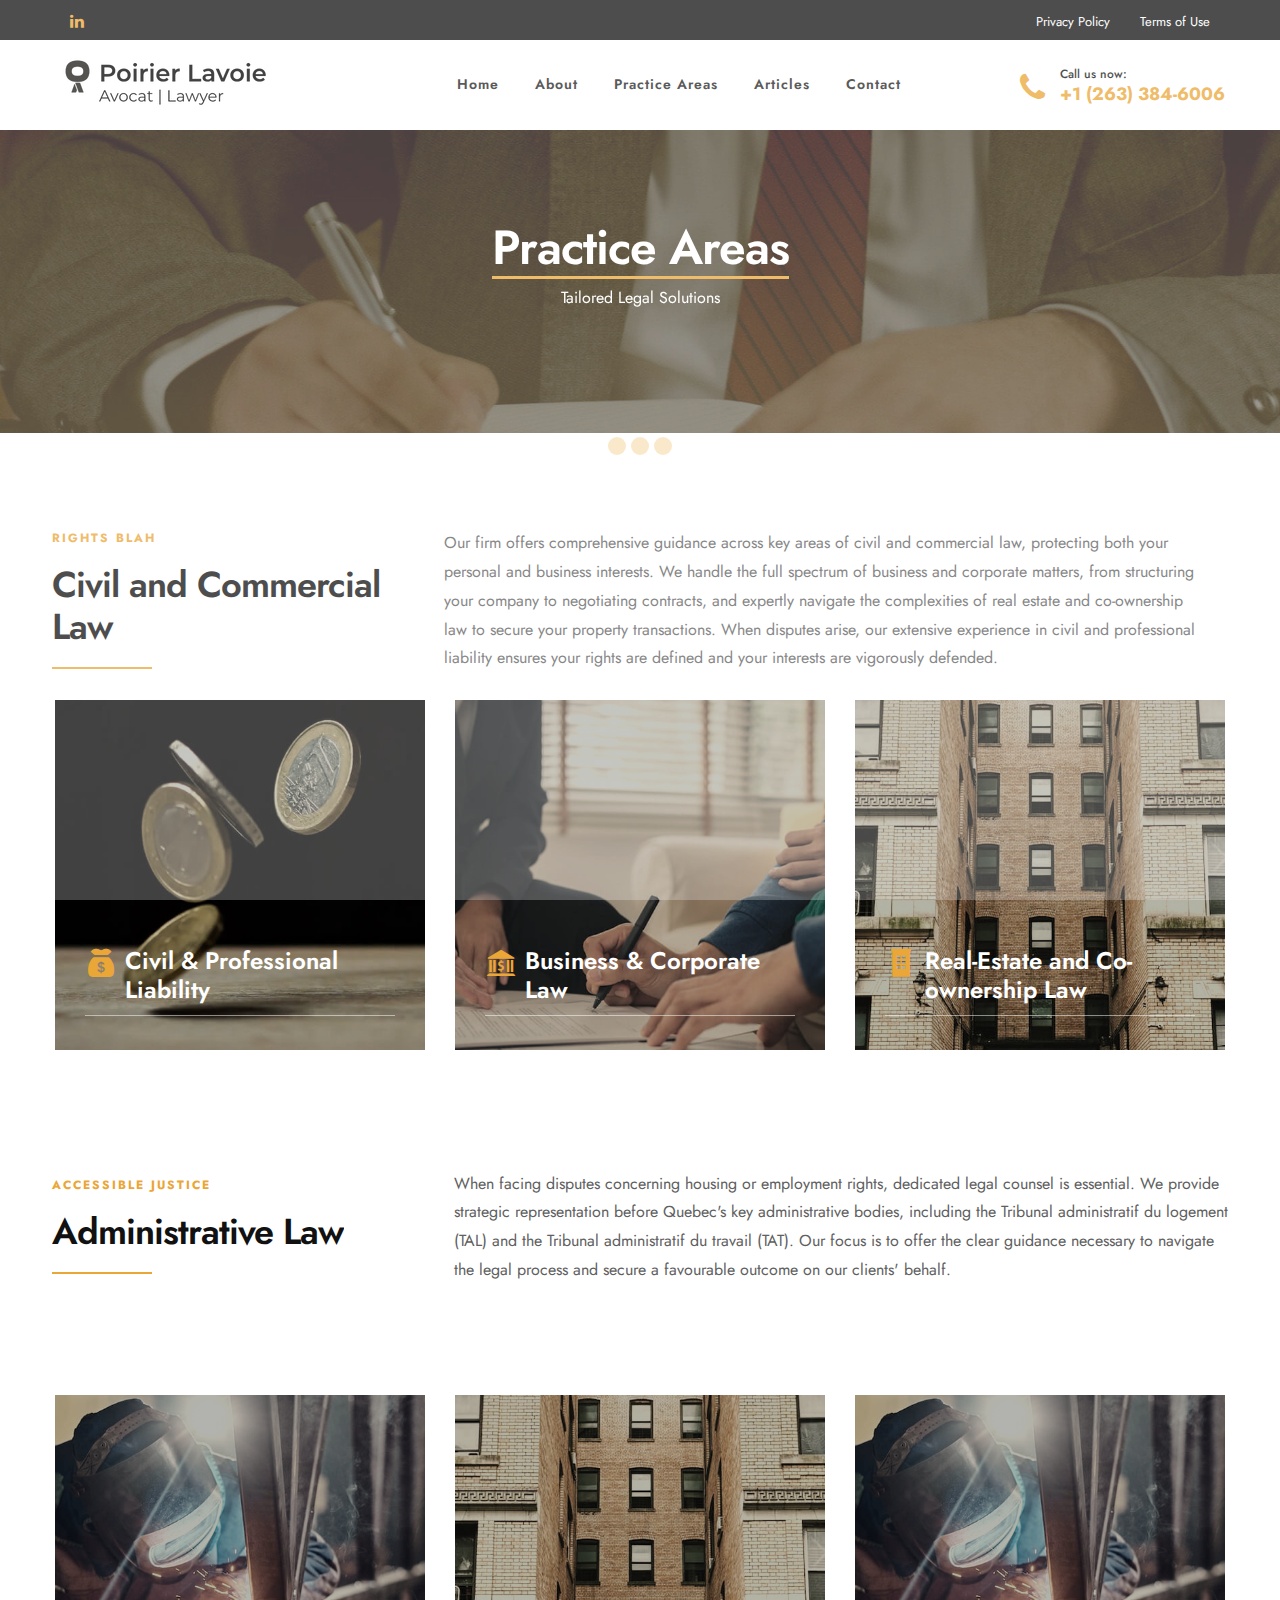
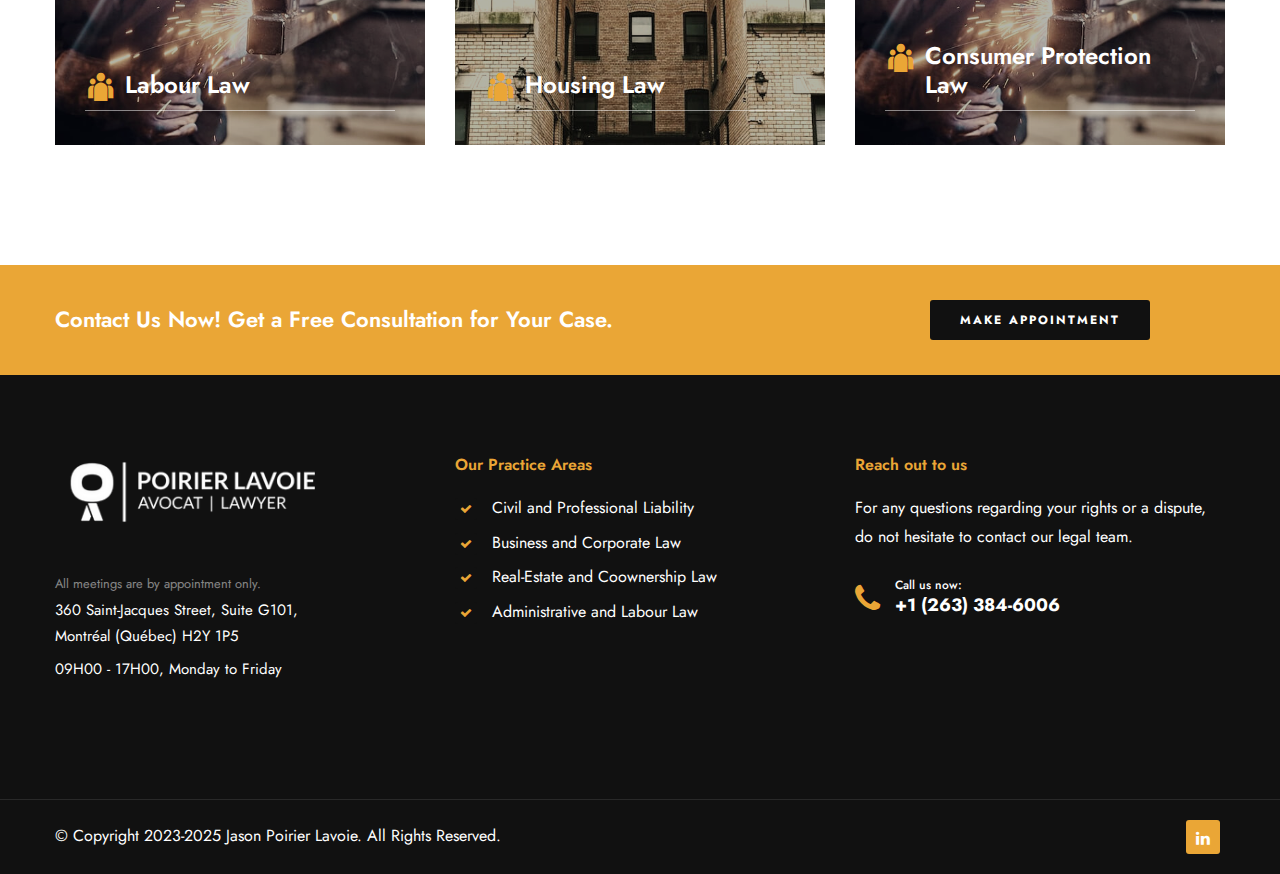
<file: practice-areas.html>
<!doctype html>
<html lang="en">
<head>
    <!-- Begin Google tag (gtag.js) -->
     <script async src="https://www.googletagmanager.com/gtag/js?id=G-RC7G3ZC2FR"></script>
     <script>
     window.dataLayer = window.dataLayer || [];
     function gtag(){dataLayer.push(arguments);}
     gtag('js', new Date());
     gtag('config', 'G-RC7G3ZC2FR');
     </script>
    <!-- End Google tag (gtag.js) -->
    <meta charset="utf-8" />
    <title>Practice Areas - Jason Poirier Lavoie, Lawyer</title>
    <link rel="icon" href="images/icon.png" type="image/gif" sizes="16x16">
    <meta content="width=device-width, initial-scale=1.0" name="viewport" />
    <meta content="Jason Poirier Lavoie, Lawyer" name="description" />
    <meta content="Poirier Lavoie, Lawyer, Attorney, Legal Counsel, Law, Lawsuit, Litigation, Civil Law, Commercial Law" name="keywords" />
    <meta content="Jason Poirier Lavoie" name="author" />
    
    <!-- CSS Files
    ================================================== -->
    <link id="bootstrap" href="css/bootstrap.min.css" rel="stylesheet" type="text/css" />
    <link id="bootstrap-grid" href="css/bootstrap-grid.min.css" rel="stylesheet" type="text/css" />
    <link id="bootstrap-reboot" href="css/bootstrap-reboot.min.css" rel="stylesheet" type="text/css" />
    <link href="css/animate.css" rel="stylesheet" type="text/css" />
    <link href="css/owl.carousel.css" rel="stylesheet" type="text/css" />
    <link href="css/owl.theme.css" rel="stylesheet" type="text/css" />
    <link href="css/owl.transitions.css" rel="stylesheet" type="text/css" />
    <link href="css/magnific-popup.css" rel="stylesheet" type="text/css" />
    <link href="css/jquery.countdown.css" rel="stylesheet" type="text/css" />
    <link href="css/style.css" rel="stylesheet" type="text/css" />
    <!-- color scheme -->
    <link id="colors" href="css/colors/scheme-01.css" rel="stylesheet" type="text/css" />
    <link href="css/coloring.css" rel="stylesheet" type="text/css" />
</head>
<body>
    <div id="wrapper">
        <div id="topbar" class="topbar-noborder">
            <div class="container">
                <div class="topbar-left sm-hide">
                    <span class="topbar-widget tb-social">
                        <a href="https://www.linkedin.com/in/jpoirierlavoie/" target="_blank"><i class="fa fa-linkedin"></i></a>
                    </span>
                </div>
                <div class="topbar-right">
                    <div class="topbar-right">
                        <span class="topbar-widget"><a href="privacy-policy.html">Privacy Policy</a></span>
                        <span class="topbar-widget"><a href="terms-of-use.html">Terms of Use</a></span>
                    </div>
                </div>
                <div class="clearfix"></div>
            </div>
        </div>
        <!-- header begin -->
        <header class="header-light">
            <div class="container">
                <div class="row">
                    <div class="col-md-12">
                        <div class="de-flex sm-pt10">
                            <div class="de-flex-col">
                                <!-- logo begin -->
                                <div id="logo">
                                    <a href="index.html">
                                        <img alt="" class="logo" src="images/logo-black.png" />
                                        <img alt="" class="logo-2" src="images/logo-black.png" />
                                    </a>
                                </div>
                                <!-- logo close -->
                            </div>
                            <div class="de-flex-col header-col-mid">
                                <!-- mainmenu begin -->
                                <ul id="mainmenu">
                                    <li><a href="index.html">Home</a>
                                    </li>
                                    <li><a href="about.html">About</a>
                                    </li>
                                    <li><a href="practice-areas.html">Practice Areas</a>
                                    </li>
                                    <li><a href="articles.html">Articles</a>
                                    </li>
                                    <li><a href="contact.html">Contact</a></li>
                                </ul>
                                <!-- mainmenu close -->
                            </div>
                            <div class="de-flex-col">
                                <div class="h-phone md-hide"><span>Call&nbsp;us&nbsp;now:</span><i class="fa fa-phone"></i><a href="tel:+12633846006">+1 (263) 384-6006</a></div>
                                <span id="menu-btn"></span>
                            </div>
                        </div>
                    </div>
                </div>
            </div>
        </header>
        <!-- header close -->
        <!-- content begin -->
        <div class="no-bottom no-top" id="content">
            <div id="top"></div>
            <!-- section begin -->
            <section id="subheader" class="jarallax text-white">
                <img src="images/background/subheader1.jpg" class="jarallax-img" alt="">
                <div class="center-y relative text-center">
                    <div class="container">
                        <div class="row">
                            <div class="col text-center">
                                <div class="spacer-single"></div>
                                <h1>Practice Areas</h1>
                                <p>Tailored Legal Solutions</p>
                            </div>
                            <div class="clearfix"></div>
                        </div>
                    </div>
                </div>
            </section>
            <!-- section close -->
            <section>
                <div class="container">
                    <div class="row">
                        <div class="row align-items-center">
                            <div class="col-md-4">
                                <span class="p-title">Rights Blah</span><br>
                                <h2>Civil and Commercial Law</h2>
                                <div class="small-border sm-left"></div>
                            </div>
                            <div class="col-md-8">
                                <p>Our firm offers comprehensive guidance across key areas of civil and commercial law, protecting both your personal and business interests. We handle the full spectrum of business and corporate matters, from structuring your company to negotiating contracts, and expertly navigate the complexities of real estate and co-ownership law to secure your property transactions. When disputes arise, our extensive experience in civil and professional liability ensures your rights are defined and your interests are vigorously defended.</p>
                            </div>
                        </div>
                        <div class="col-lg-4 col-md-6 mb30">
                            <div class="de-card-poster">
                                <a class="d-overlay" href="#">
                                    <div class="d-content">
                                        <h3><i class="id-color icofont-money"></i>Civil & Professional Liability</h3>
                                        <div class="d-text">
                                            Lorem ipsum elit officia sint reprehenderit ullamco voluptate enim ut voluptate cupidatat ut dolor aute ex cupidatat ea ut ex elit fugiat laborum laboris elit.
                                        </div>
                                        <span href="#" class="btn-main">Read More</span>
                                    </div>
                                </a>
                                <div class="d-image filter-sephia-30" data-bgimage="url(images/practice-areas/6.jpg) center"></div>
                            </div>
                        </div>
                        <div class="col-lg-4 col-md-6 mb30">
                            <div class="de-card-poster">
                                <a class="d-overlay" href="#">
                                    <div class="d-content">
                                        <h3><i class="id-color icofont-bank"></i>Business & Corporate Law</h3>
                                        <div class="d-text">
                                            Lorem ipsum elit officia sint reprehenderit ullamco voluptate enim ut voluptate cupidatat ut dolor aute ex cupidatat ea ut ex elit fugiat laborum laboris elit.
                                        </div>
                                        <span href="#" class="btn-main">Read More</span>
                                    </div>
                                </a>
                                <div class="d-image filter-sephia-30" data-bgimage="url(images/practice-areas/8.jpg) center"></div>
                            </div>
                        </div>
                        <div class="col-lg-4 col-md-6 mb30">
                            <div class="de-card-poster">
                                <a class="d-overlay" href="#">
                                    <div class="d-content">
                                        <h3><i class="id-color icofont-building"></i>Real-Estate and Co-ownership Law</h3>
                                        <div class="d-text">
                                            Lorem ipsum elit officia sint reprehenderit ullamco voluptate enim ut voluptate cupidatat ut dolor aute ex cupidatat ea ut ex elit fugiat laborum laboris elit.
                                        </div>
                                        <span href="#" class="btn-main">Read More</span>
                                    </div>
                                </a>
                                <div class="d-image filter-sephia-30" data-bgimage="url(images/practice-areas/7.jpg) center"></div>
                            </div>
                        </div>
                        <section id="section-highlight" class="relative">
                            <div class="row align-items-center">
                                <div class="col-md-4">
                                    <span class="p-title">Accessible Justice</span><br>
                                    <h2>Administrative Law</h2>
                                    <div class="small-border sm-left"></div>
                                </div>
                                <div class="col-md-8">
                                    <p>When facing disputes concerning housing or employment rights, dedicated legal counsel is essential. We provide strategic representation before Quebec's key administrative bodies, including the Tribunal administratif du logement (TAL) and the Tribunal administratif du travail (TAT). Our focus is to offer the clear guidance necessary to navigate the legal process and secure a favourable outcome on our clients' behalf.</p>
                                </div>
                            </div>
                        </section>
                        <div class="col-lg-4 col-md-6 mb30">
                            <div class="de-card-poster">
                                <a class="d-overlay" href="#">
                                    <div class="d-content">
                                        <h3><i class="id-color icofont-group"></i>Labour Law</h3>
                                        <div class="d-text">
                                            Representing both employers and employees, we help our clients' navigate all aspects of labour law during negotiations or the TAT.
                                        </div>
                                        <span href="#" class="btn-main">Read More</span>
                                    </div>
                                </a>
                                <div class="d-image filter-sephia-30" data-bgimage="url(images/practice-areas/1.jpg) center"></div>
                            </div>
                        </div>
                        <div class="col-lg-4 col-md-6 mb30">
                            <div class="de-card-poster">
                                <a class="d-overlay" href="#">
                                    <div class="d-content">
                                        <h3><i class="id-color icofont-group"></i>Housing Law</h3>
                                        <div class="d-text">
                                            Representing both landlords and tenants, we help our clients' navigate all aspects of housing law during negotiations or the TAL.
                                        </div>
                                        <span href="#" class="btn-main">Read More</span>
                                    </div>
                                </a>
                                <div class="d-image filter-sephia-30" data-bgimage="url(images/practice-areas/7.jpg) center"></div>
                            </div>
                        </div>
                        <div class="col-lg-4 col-md-6 mb30">
                            <div class="de-card-poster">
                                <a class="d-overlay" href="#">
                                    <div class="d-content">
                                        <h3><i class="id-color icofont-group"></i>Consumer Protection Law</h3>
                                        <div class="d-text">
                                            Lorem ipsum elit officia sint reprehenderit ullamco voluptate enim ut voluptate cupidatat ut dolor aute ex cupidatat ea ut ex elit fugiat laborum laboris elit.
                                        </div>
                                        <span href="#" class="btn-main">Read More</span>
                                    </div>
                                </a>
                                <div class="d-image filter-sephia-30" data-bgimage="url(images/practice-areas/1.jpg) center"></div>
                            </div>
                        </div>
                    </div>
                </div>
            </section>
        </div>
        <!-- content close -->
        <section class="pt40 pb40 bg-color text-light">
            <div class="container">
                <div class="row align-items-center">
                    <div class="col-md-8 mb-sm-30 text-lg-start text-sm-center">
                        <h3 class="no-bottom">Contact Us Now! Get a Free Consultation for Your Case.</h3>
                    </div>
                    <div class="col-md-4 text-lg-right text-sm-center">
                        <a href="#" class="btn-custom btn-black light">Make Appointment</a>
                    </div>
                </div>
            </div>
        </section>
        <a href="#" id="back-to-top"></a>
        <!-- footer begin -->
        <footer>
            <div class="container">
                <div class="row">
                    <div class="col-lg-4">
                        <div class="widget">
                            <a href="index.html"><img alt="" class="img-fluid mb20" src="images/logo-white.png"></a>
                            <address class="s1">
                                <small>All meetings are by appointment only.</small>
                                <span>360 Saint-Jacques Street, Suite G101,<br>Montréal (Québec) H2Y 1P5</span>
                                <span>09H00 - 17H00, Monday to Friday</span>
                            </address>
                        </div>
                    </div>
                    <div class="col-md-4">
                        <h5 class="id-color mb20">Our Practice Areas</h5>
                        <ul class="ul-style-2">
                            <li>Civil and Professional Liability</li>
                            <li>Business and Corporate Law</li>
                            <li>Real-Estate and Coownership Law</li>
                            <li>Administrative and Labour Law</li>
                        </ul>
                    </div>
                    <div class="col-lg-4">
                        <div class="widget">
                            <h5 class="id-color">Reach out to us</h5>
                            <p>For any questions regarding your rights or a dispute, do not hesitate to contact our legal team.</p>
                            <div class="de-flex-col">
                                <div class="h-phone md-hide"><span>Call&nbsp;us&nbsp;now:</span><i class="fa fa-phone"></i><a href="tel:+12633846006">+1 (263) 384-6006</a></div>
                                <span id="menu-btn"></span>
                            </div>
                        </div>
                    </div>
                </div>
            </div>
            <div class="subfooter">
                <div class="container">
                    <div class="row g-4 align-items-center">
                        <div class="col-lg-6">
                            &copy; Copyright 2023-2025 Jason Poirier Lavoie. All Rights Reserved.
                        </div>
                        <div class="col-lg-6 text-lg-end">
                            <div class="social-icons">
                                <a href="#"><i class="fa fa-linkedin fa-lg"></i></a>
                            </div>
                        </div>
                    </div>
                </div>
            </div>
        </footer>
        <!-- footer close -->
        <div id="preloader">
            <div class="spinner">
                <div class="bounce1"></div>
                <div class="bounce2"></div>
                <div class="bounce3"></div>
            </div>
        </div>
    </div>
    <!-- Javascript Files
    ================================================== -->
    <script src="js/jquery.min.js"></script>
    <script src="js/bootstrap.min.js"></script>
    <script src="js/wow.min.js"></script>
    <script src="js/jquery.isotope.min.js"></script>
    <script src="js/easing.js"></script>
    <script src="js/owl.carousel.js"></script>
    <script src="js/validation.js"></script>
    <script src="js/jquery.magnific-popup.min.js"></script>
    <script src="js/enquire.min.js"></script>
    <script src="js/jquery.stellar.min.js"></script>
    <script src="js/jquery.plugin.js"></script>
    <script src="js/typed.js"></script>
    <script src="js/jarallax.js"></script>
    <script src="js/jquery.countTo.js"></script>
    <script src="js/jquery.countdown.js"></script>
    <script src="js/typed.js"></script>
    <script src="js/jarallax.js"></script>
    <script src="js/designesia.js"></script>
</body>
</html>
</file>
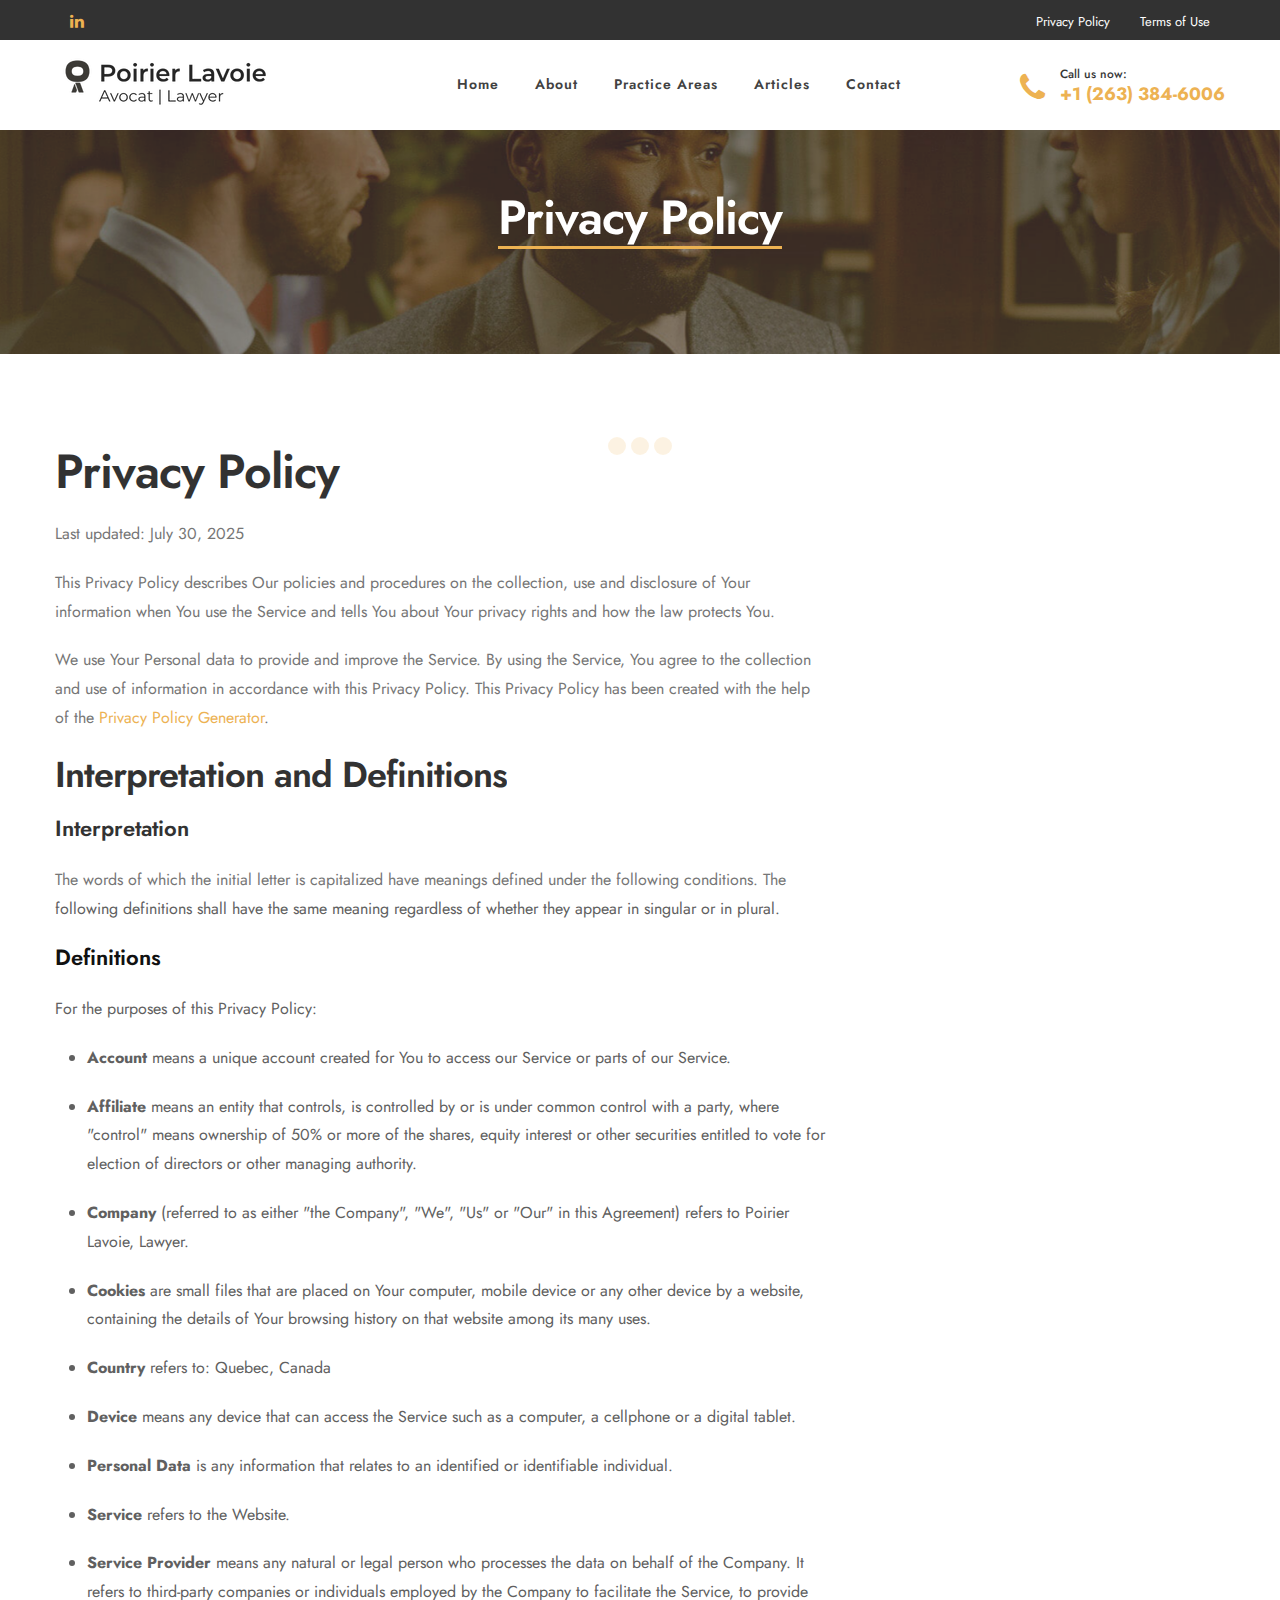
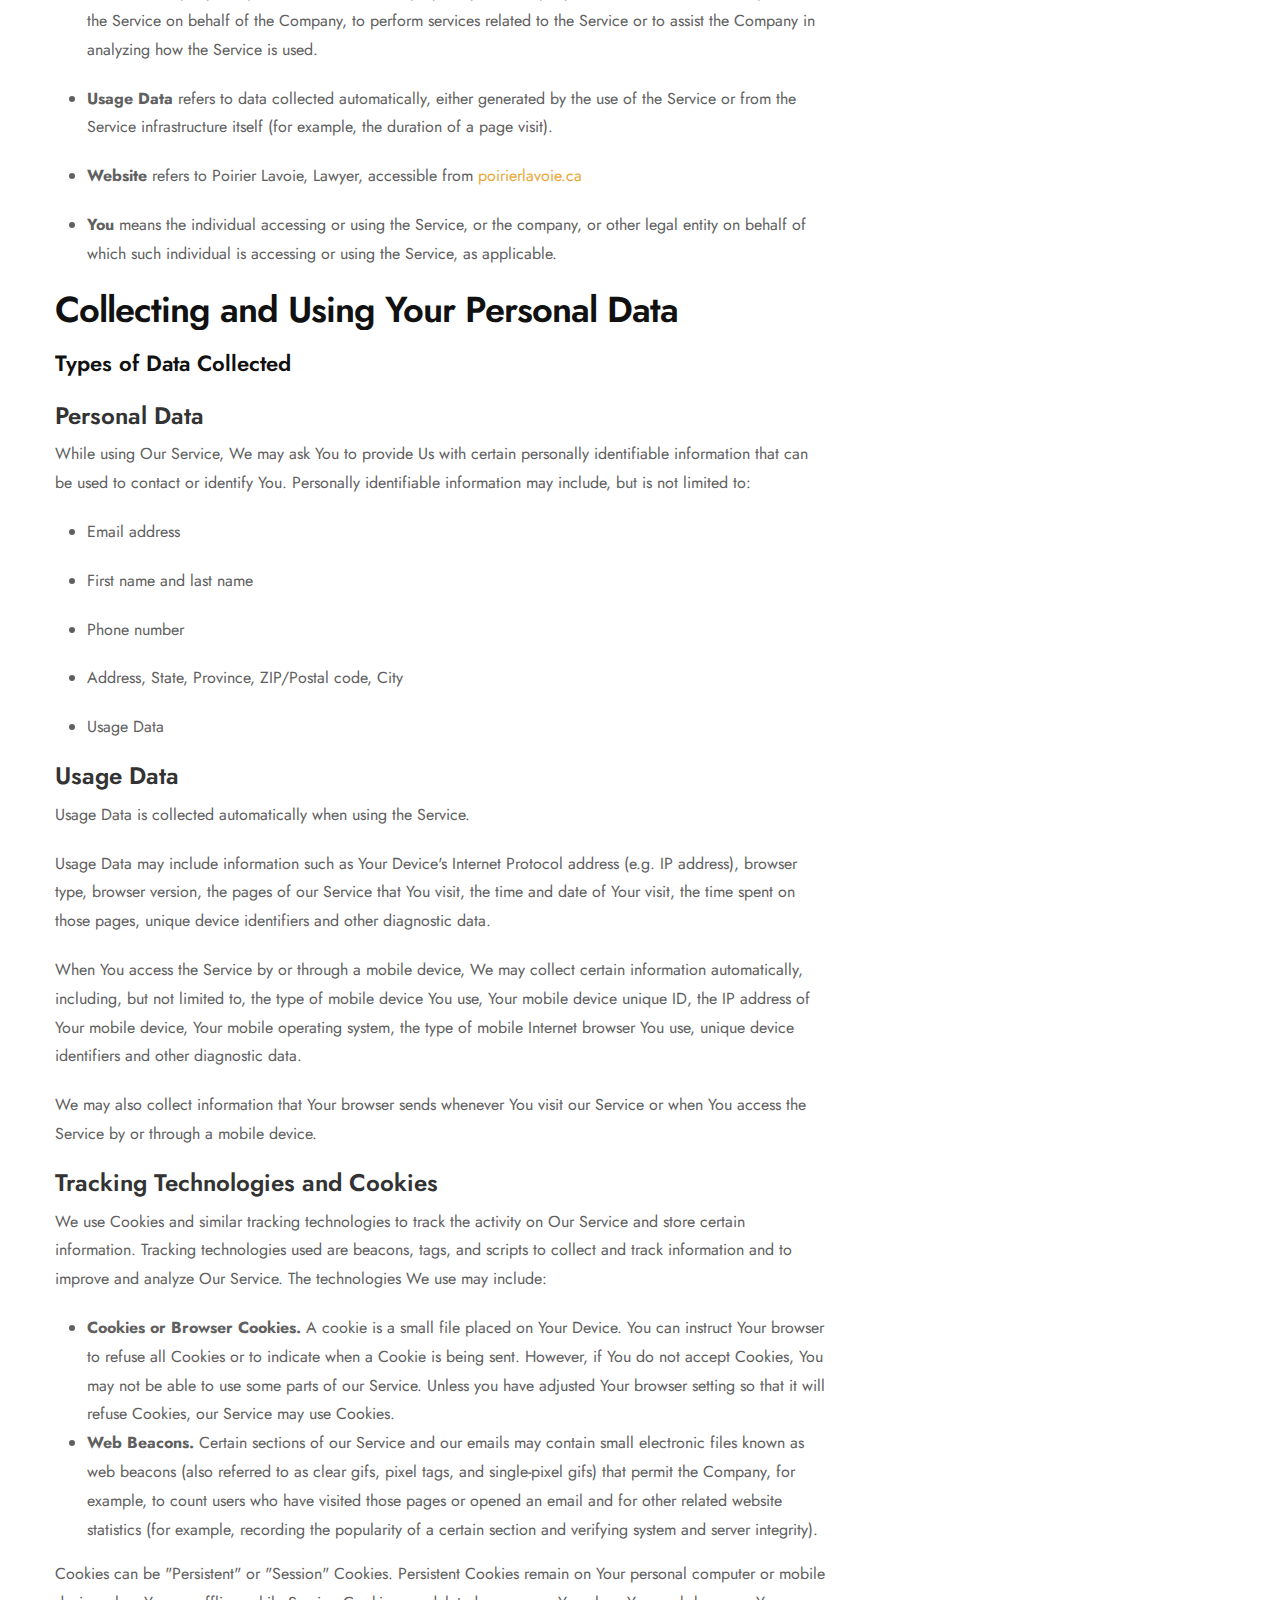
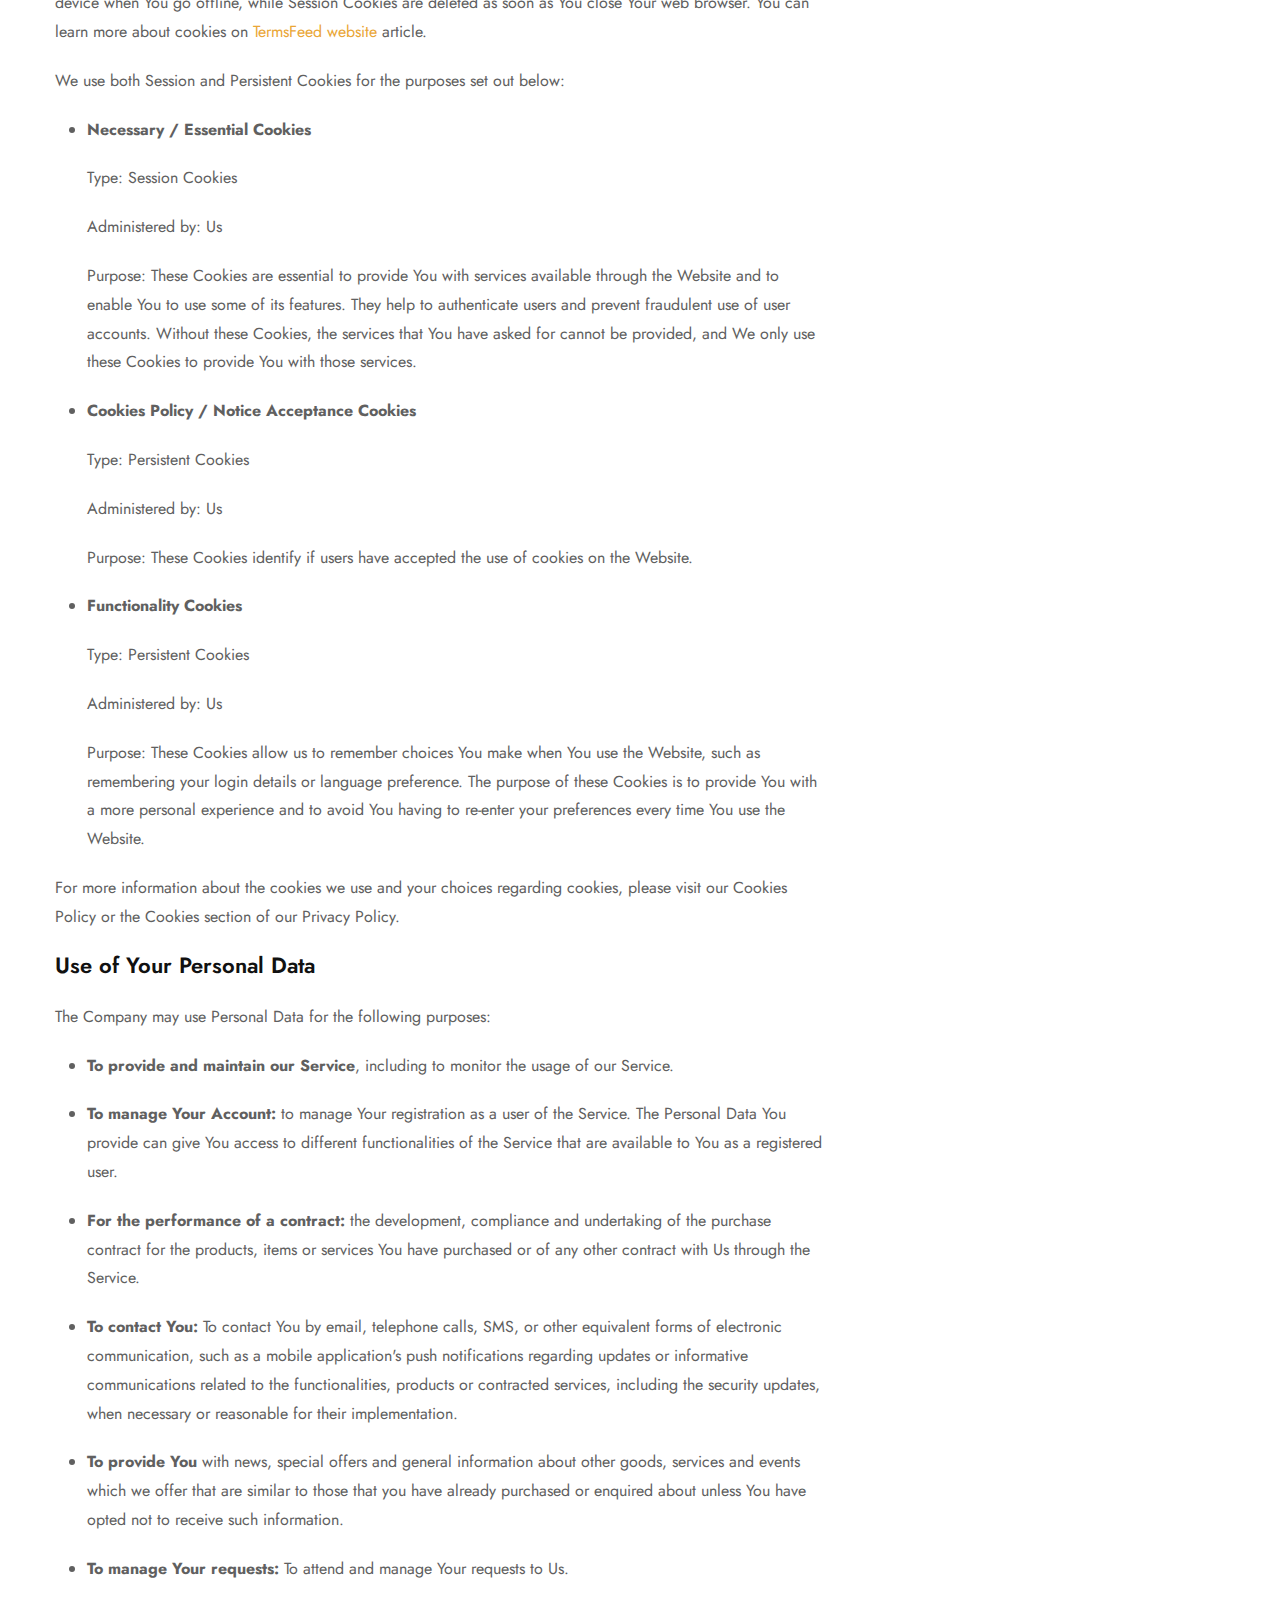
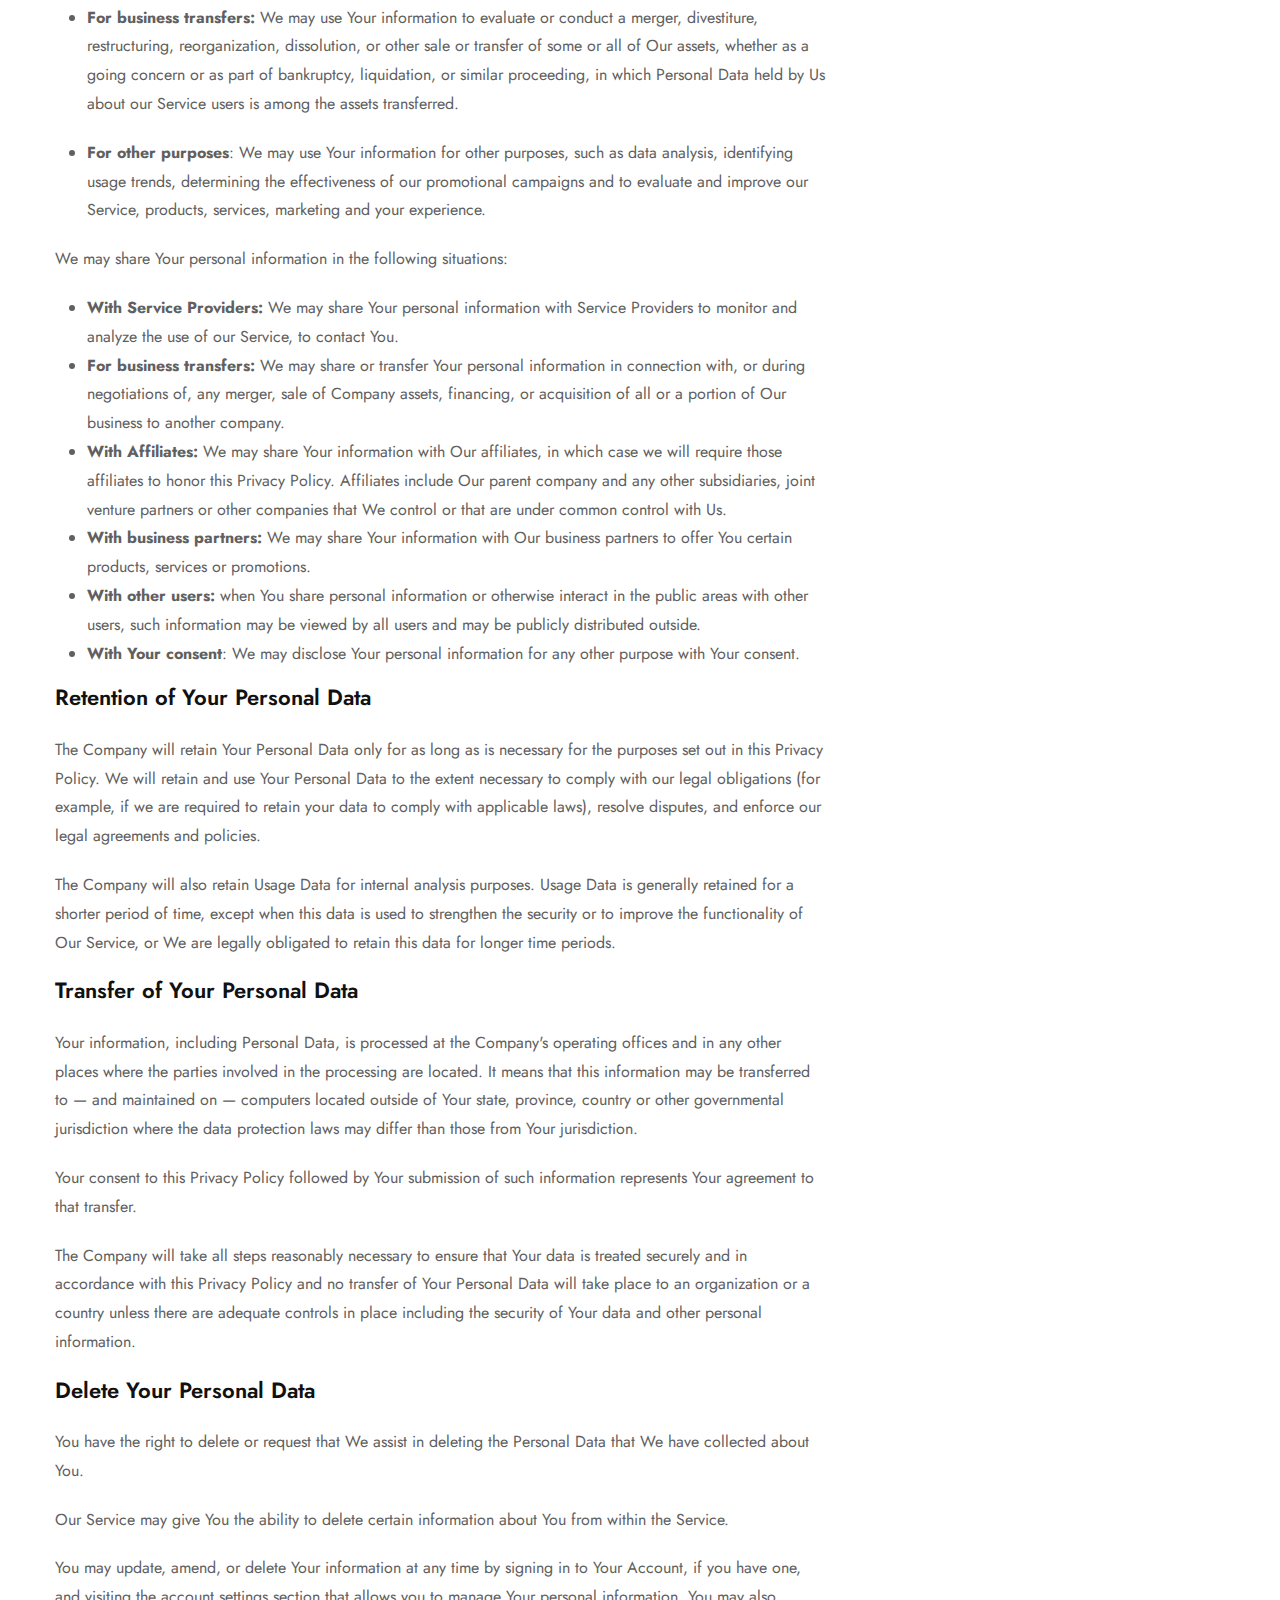
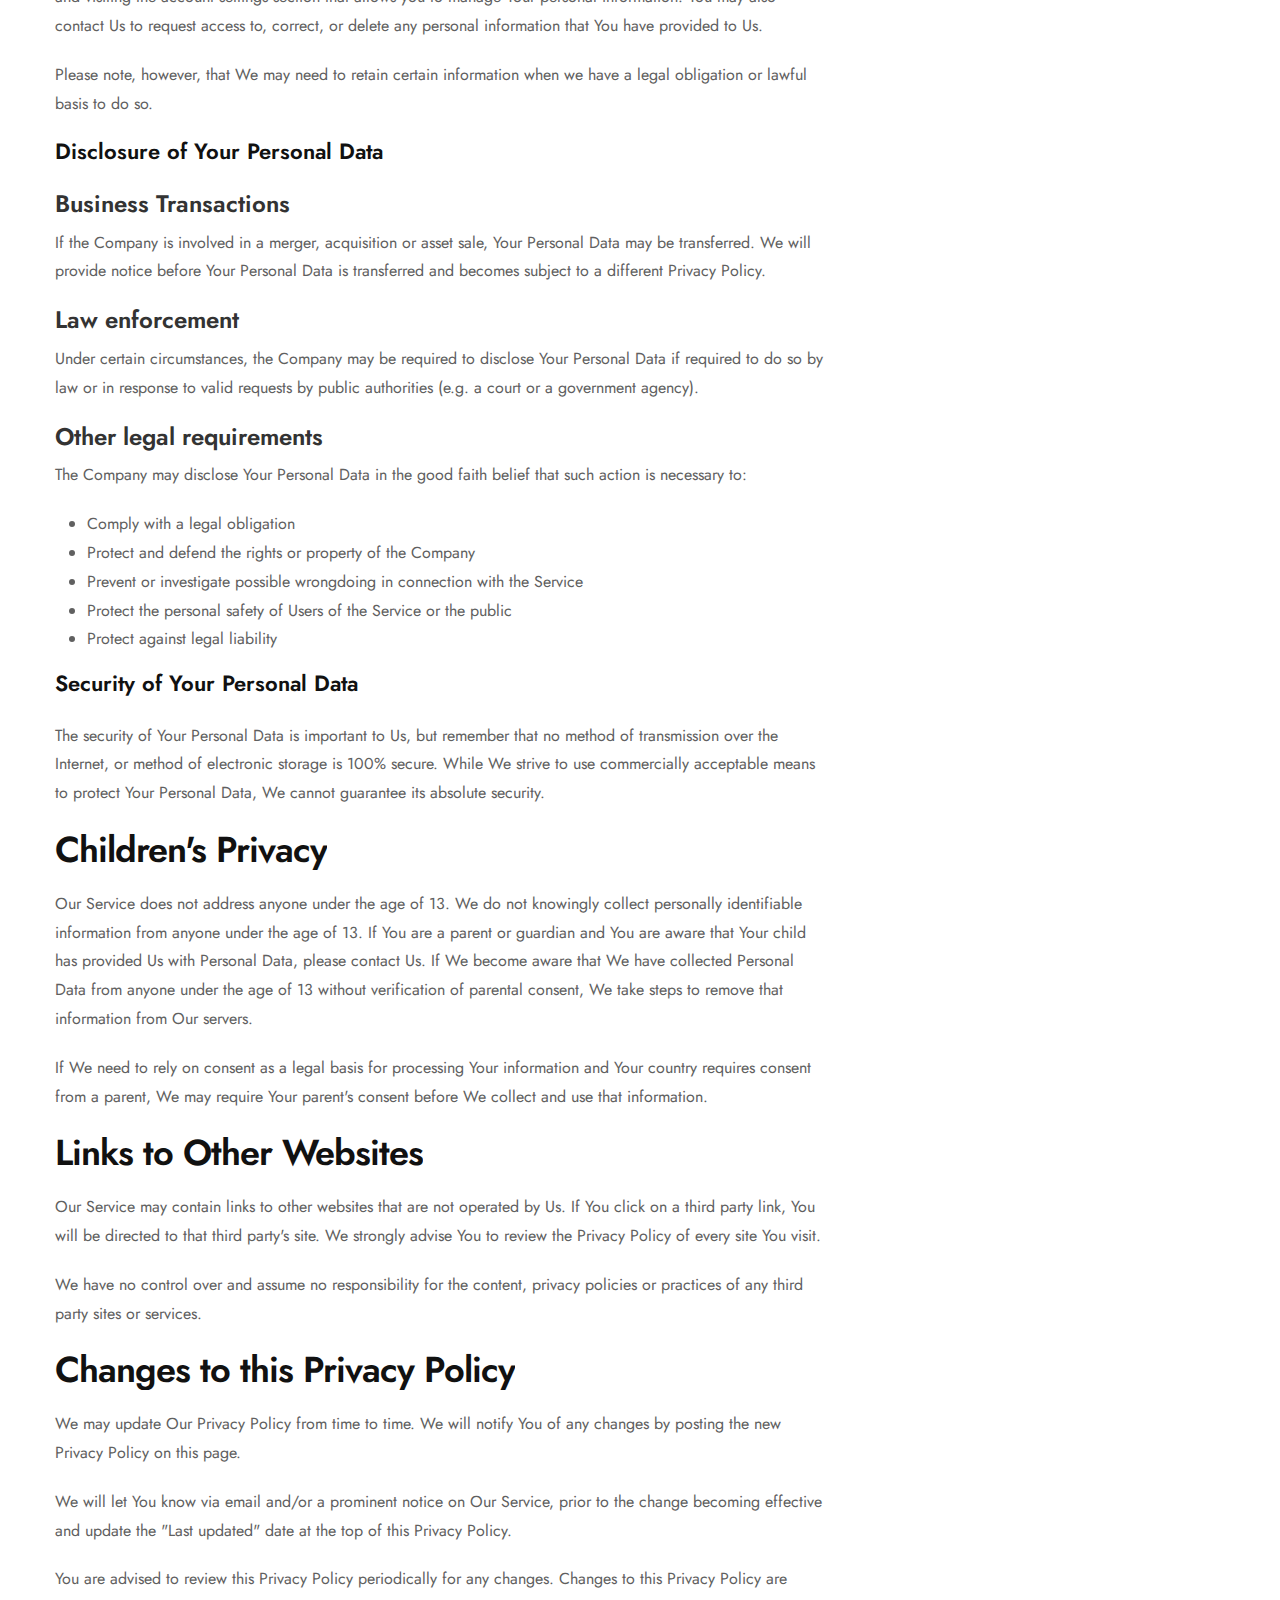
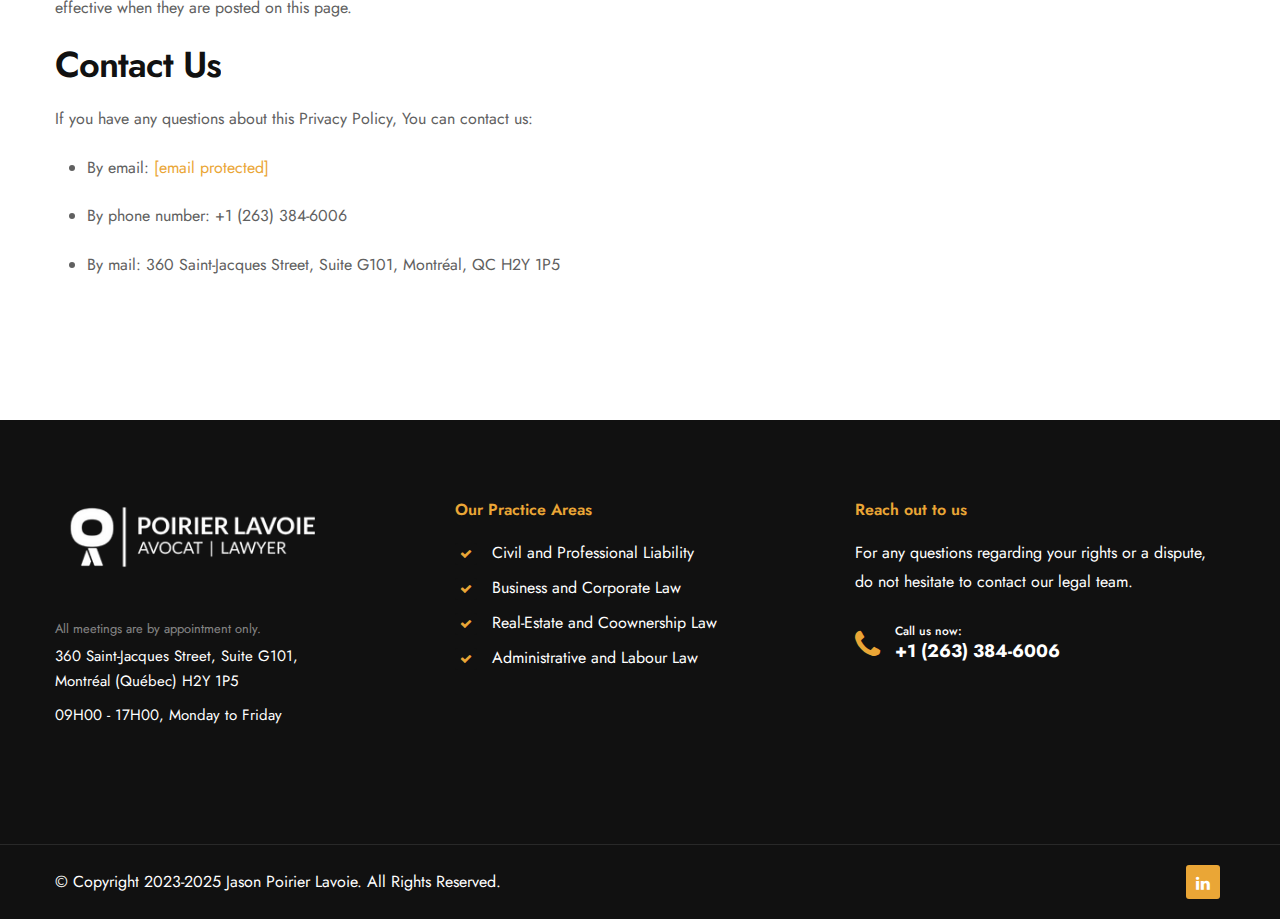
<file: terms-of-use.html>
<!doctype html>
<html lang="en">
<head>
    <!-- Begin Google tag (gtag.js) -->
     <script async src="https://www.googletagmanager.com/gtag/js?id=G-RC7G3ZC2FR"></script>
     <script>
     window.dataLayer = window.dataLayer || [];
     function gtag(){dataLayer.push(arguments);}
     gtag('js', new Date());
     gtag('config', 'G-RC7G3ZC2FR');
     </script>
    <!-- End Google tag (gtag.js) -->
    <meta charset="utf-8" />
    <title>Home - Jason Poirier Lavoie, Lawyer</title>
    <link rel="icon" href="images/icon.png" type="image/gif" sizes="16x16">
    <meta content="width=device-width, initial-scale=1.0" name="viewport" />
    <meta content="Jason Poirier Lavoie, Lawyer" name="description" />
    <meta content="Poirier Lavoie, Lawyer, Attorney, Legal Counsel, Law, Lawsuit, Litigation, Civil Law, Commercial Law" name="keywords" />
    <meta content="Jason Poirier Lavoie" name="author" />
    
    <!-- CSS Files
    ================================================== -->
    <link id="bootstrap" href="css/bootstrap.min.css" rel="stylesheet" type="text/css" />
    <link id="bootstrap-grid" href="css/bootstrap-grid.min.css" rel="stylesheet" type="text/css" />
    <link id="bootstrap-reboot" href="css/bootstrap-reboot.min.css" rel="stylesheet" type="text/css" />
    <link href="css/animate.css" rel="stylesheet" type="text/css" />
    <link href="css/owl.carousel.css" rel="stylesheet" type="text/css" />
    <link href="css/owl.theme.css" rel="stylesheet" type="text/css" />
    <link href="css/owl.transitions.css" rel="stylesheet" type="text/css" />
    <link href="css/magnific-popup.css" rel="stylesheet" type="text/css" />
    <link href="css/jquery.countdown.css" rel="stylesheet" type="text/css" />
    <link href="css/style.css" rel="stylesheet" type="text/css" />
    <!-- color scheme -->
    <link id="colors" href="css/colors/scheme-01.css" rel="stylesheet" type="text/css" />
    <link href="css/coloring.css" rel="stylesheet" type="text/css" />
</head>
<body>
    <div id="wrapper">
        <div id="topbar" class="topbar-noborder">
            <div class="container">
                <div class="topbar-left sm-hide">
                    <span class="topbar-widget tb-social">
                        <a href="https://www.linkedin.com/in/jpoirierlavoie/" target="_blank"><i class="fa fa-linkedin"></i></a>
                    </span>
                </div>
                <div class="topbar-right">
                    <div class="topbar-right">
                        <span class="topbar-widget"><a href="privacy-policy.html">Privacy Policy</a></span>
                        <span class="topbar-widget"><a href="terms-of-use.html">Terms of Use</a></span>
                    </div>
                </div>
                <div class="clearfix"></div>
            </div>
        </div>
        <!-- header begin -->
        <header class="header-light">
            <div class="container">
                <div class="row">
                    <div class="col-md-12">
                        <div class="de-flex sm-pt10">
                            <div class="de-flex-col">
                                <!-- logo begin -->
                                <div id="logo">
                                    <a href="index.html">
                                        <img alt="" class="logo" src="images/logo-black.png" />
                                        <img alt="" class="logo-2" src="images/logo-black.png" />
                                    </a>
                                </div>
                                <!-- logo close -->
                            </div>
                            <div class="de-flex-col header-col-mid">
                                <!-- mainmenu begin -->
                                <ul id="mainmenu">
                                    <li><a href="index.html">Home</a>
                                    </li>
                                    <li><a href="about.html">About</a>
                                    </li>
                                    <li><a href="practice-areas.html">Practice Areas</a>
                                    </li>
                                    <li><a href="articles.html">Articles</a>
                                    </li>
                                    <li><a href="contact.html">Contact</a></li>
                                </ul>
                                <!-- mainmenu close -->
                            </div>
                            <div class="de-flex-col">
                                <div class="h-phone md-hide"><span>Call&nbsp;us&nbsp;now:</span><i class="fa fa-phone"></i><a href="tel:+12633846006">+1 (263) 384-6006</a></div>
                                <span id="menu-btn"></span>
                            </div>
                        </div>
                    </div>
                </div>
            </div>
        </header>
        <!-- header close -->
        <!-- content begin -->
        <div class="no-bottom no-top" id="content">
            <div id="top"></div>
            <!-- section begin -->
            <section id="subheader" class="jarallax text-white">
                <img src="images/background/subheader.jpg" class="jarallax-img" alt="">
                <div class="center-y relative text-center">
                    <div class="container">
                        <div class="row">
                            <div class="col-md-12 text-center">
                                <h1>Privacy Policy</h1>
                            </div>
                            <div class="clearfix"></div>
                        </div>
                    </div>
                </div>
            </section>
            <!-- section close -->
            <!-- section begin -->
            <section aria-label="section">
                <div class="container">
                    <div class="row">
                        <div class="col-md-8">
                            <div class="blog-read">
                                <div class="post-text">
                                    <h1>Privacy Policy</h1>
<p>Last updated: July 30, 2025</p>
<p>This Privacy Policy describes Our policies and procedures on the collection, use and disclosure of Your information when You use the Service and tells You about Your privacy rights and how the law protects You.</p>
<p>We use Your Personal data to provide and improve the Service. By using the Service, You agree to the collection and use of information in accordance with this Privacy Policy. This Privacy Policy has been created with the help of the <a href="https://www.termsfeed.com/privacy-policy-generator/" target="_blank">Privacy Policy Generator</a>.</p>
<h2>Interpretation and Definitions</h2>
<h3>Interpretation</h3>
<p>The words of which the initial letter is capitalized have meanings defined under the following conditions. The following definitions shall have the same meaning regardless of whether they appear in singular or in plural.</p>
<h3>Definitions</h3>
<p>For the purposes of this Privacy Policy:</p>
<ul>
<li>
<p><strong>Account</strong> means a unique account created for You to access our Service or parts of our Service.</p>
</li>
<li>
<p><strong>Affiliate</strong> means an entity that controls, is controlled by or is under common control with a party, where &quot;control&quot; means ownership of 50% or more of the shares, equity interest or other securities entitled to vote for election of directors or other managing authority.</p>
</li>
<li>
<p><strong>Company</strong> (referred to as either &quot;the Company&quot;, &quot;We&quot;, &quot;Us&quot; or &quot;Our&quot; in this Agreement) refers to Poirier Lavoie, Lawyer.</p>
</li>
<li>
<p><strong>Cookies</strong> are small files that are placed on Your computer, mobile device or any other device by a website, containing the details of Your browsing history on that website among its many uses.</p>
</li>
<li>
<p><strong>Country</strong> refers to: Quebec,  Canada</p>
</li>
<li>
<p><strong>Device</strong> means any device that can access the Service such as a computer, a cellphone or a digital tablet.</p>
</li>
<li>
<p><strong>Personal Data</strong> is any information that relates to an identified or identifiable individual.</p>
</li>
<li>
<p><strong>Service</strong> refers to the Website.</p>
</li>
<li>
<p><strong>Service Provider</strong> means any natural or legal person who processes the data on behalf of the Company. It refers to third-party companies or individuals employed by the Company to facilitate the Service, to provide the Service on behalf of the Company, to perform services related to the Service or to assist the Company in analyzing how the Service is used.</p>
</li>
<li>
<p><strong>Usage Data</strong> refers to data collected automatically, either generated by the use of the Service or from the Service infrastructure itself (for example, the duration of a page visit).</p>
</li>
<li>
<p><strong>Website</strong> refers to Poirier Lavoie, Lawyer, accessible from <a href="poirierlavoie.ca" rel="external nofollow noopener" target="_blank">poirierlavoie.ca</a></p>
</li>
<li>
<p><strong>You</strong> means the individual accessing or using the Service, or the company, or other legal entity on behalf of which such individual is accessing or using the Service, as applicable.</p>
</li>
</ul>
<h2>Collecting and Using Your Personal Data</h2>
<h3>Types of Data Collected</h3>
<h4>Personal Data</h4>
<p>While using Our Service, We may ask You to provide Us with certain personally identifiable information that can be used to contact or identify You. Personally identifiable information may include, but is not limited to:</p>
<ul>
<li>
<p>Email address</p>
</li>
<li>
<p>First name and last name</p>
</li>
<li>
<p>Phone number</p>
</li>
<li>
<p>Address, State, Province, ZIP/Postal code, City</p>
</li>
<li>
<p>Usage Data</p>
</li>
</ul>
<h4>Usage Data</h4>
<p>Usage Data is collected automatically when using the Service.</p>
<p>Usage Data may include information such as Your Device's Internet Protocol address (e.g. IP address), browser type, browser version, the pages of our Service that You visit, the time and date of Your visit, the time spent on those pages, unique device identifiers and other diagnostic data.</p>
<p>When You access the Service by or through a mobile device, We may collect certain information automatically, including, but not limited to, the type of mobile device You use, Your mobile device unique ID, the IP address of Your mobile device, Your mobile operating system, the type of mobile Internet browser You use, unique device identifiers and other diagnostic data.</p>
<p>We may also collect information that Your browser sends whenever You visit our Service or when You access the Service by or through a mobile device.</p>
<h4>Tracking Technologies and Cookies</h4>
<p>We use Cookies and similar tracking technologies to track the activity on Our Service and store certain information. Tracking technologies used are beacons, tags, and scripts to collect and track information and to improve and analyze Our Service. The technologies We use may include:</p>
<ul>
<li><strong>Cookies or Browser Cookies.</strong> A cookie is a small file placed on Your Device. You can instruct Your browser to refuse all Cookies or to indicate when a Cookie is being sent. However, if You do not accept Cookies, You may not be able to use some parts of our Service. Unless you have adjusted Your browser setting so that it will refuse Cookies, our Service may use Cookies.</li>
<li><strong>Web Beacons.</strong> Certain sections of our Service and our emails may contain small electronic files known as web beacons (also referred to as clear gifs, pixel tags, and single-pixel gifs) that permit the Company, for example, to count users who have visited those pages or opened an email and for other related website statistics (for example, recording the popularity of a certain section and verifying system and server integrity).</li>
</ul>
<p>Cookies can be &quot;Persistent&quot; or &quot;Session&quot; Cookies. Persistent Cookies remain on Your personal computer or mobile device when You go offline, while Session Cookies are deleted as soon as You close Your web browser. You can learn more about cookies on <a href="https://www.termsfeed.com/blog/cookies/#What_Are_Cookies" target="_blank">TermsFeed website</a> article.</p>
<p>We use both Session and Persistent Cookies for the purposes set out below:</p>
<ul>
<li>
<p><strong>Necessary / Essential Cookies</strong></p>
<p>Type: Session Cookies</p>
<p>Administered by: Us</p>
<p>Purpose: These Cookies are essential to provide You with services available through the Website and to enable You to use some of its features. They help to authenticate users and prevent fraudulent use of user accounts. Without these Cookies, the services that You have asked for cannot be provided, and We only use these Cookies to provide You with those services.</p>
</li>
<li>
<p><strong>Cookies Policy / Notice Acceptance Cookies</strong></p>
<p>Type: Persistent Cookies</p>
<p>Administered by: Us</p>
<p>Purpose: These Cookies identify if users have accepted the use of cookies on the Website.</p>
</li>
<li>
<p><strong>Functionality Cookies</strong></p>
<p>Type: Persistent Cookies</p>
<p>Administered by: Us</p>
<p>Purpose: These Cookies allow us to remember choices You make when You use the Website, such as remembering your login details or language preference. The purpose of these Cookies is to provide You with a more personal experience and to avoid You having to re-enter your preferences every time You use the Website.</p>
</li>
</ul>
<p>For more information about the cookies we use and your choices regarding cookies, please visit our Cookies Policy or the Cookies section of our Privacy Policy.</p>
<h3>Use of Your Personal Data</h3>
<p>The Company may use Personal Data for the following purposes:</p>
<ul>
<li>
<p><strong>To provide and maintain our Service</strong>, including to monitor the usage of our Service.</p>
</li>
<li>
<p><strong>To manage Your Account:</strong> to manage Your registration as a user of the Service. The Personal Data You provide can give You access to different functionalities of the Service that are available to You as a registered user.</p>
</li>
<li>
<p><strong>For the performance of a contract:</strong> the development, compliance and undertaking of the purchase contract for the products, items or services You have purchased or of any other contract with Us through the Service.</p>
</li>
<li>
<p><strong>To contact You:</strong> To contact You by email, telephone calls, SMS, or other equivalent forms of electronic communication, such as a mobile application's push notifications regarding updates or informative communications related to the functionalities, products or contracted services, including the security updates, when necessary or reasonable for their implementation.</p>
</li>
<li>
<p><strong>To provide You</strong> with news, special offers and general information about other goods, services and events which we offer that are similar to those that you have already purchased or enquired about unless You have opted not to receive such information.</p>
</li>
<li>
<p><strong>To manage Your requests:</strong> To attend and manage Your requests to Us.</p>
</li>
<li>
<p><strong>For business transfers:</strong> We may use Your information to evaluate or conduct a merger, divestiture, restructuring, reorganization, dissolution, or other sale or transfer of some or all of Our assets, whether as a going concern or as part of bankruptcy, liquidation, or similar proceeding, in which Personal Data held by Us about our Service users is among the assets transferred.</p>
</li>
<li>
<p><strong>For other purposes</strong>: We may use Your information for other purposes, such as data analysis, identifying usage trends, determining the effectiveness of our promotional campaigns and to evaluate and improve our Service, products, services, marketing and your experience.</p>
</li>
</ul>
<p>We may share Your personal information in the following situations:</p>
<ul>
<li><strong>With Service Providers:</strong> We may share Your personal information with Service Providers to monitor and analyze the use of our Service,  to contact You.</li>
<li><strong>For business transfers:</strong> We may share or transfer Your personal information in connection with, or during negotiations of, any merger, sale of Company assets, financing, or acquisition of all or a portion of Our business to another company.</li>
<li><strong>With Affiliates:</strong> We may share Your information with Our affiliates, in which case we will require those affiliates to honor this Privacy Policy. Affiliates include Our parent company and any other subsidiaries, joint venture partners or other companies that We control or that are under common control with Us.</li>
<li><strong>With business partners:</strong> We may share Your information with Our business partners to offer You certain products, services or promotions.</li>
<li><strong>With other users:</strong> when You share personal information or otherwise interact in the public areas with other users, such information may be viewed by all users and may be publicly distributed outside.</li>
<li><strong>With Your consent</strong>: We may disclose Your personal information for any other purpose with Your consent.</li>
</ul>
<h3>Retention of Your Personal Data</h3>
<p>The Company will retain Your Personal Data only for as long as is necessary for the purposes set out in this Privacy Policy. We will retain and use Your Personal Data to the extent necessary to comply with our legal obligations (for example, if we are required to retain your data to comply with applicable laws), resolve disputes, and enforce our legal agreements and policies.</p>
<p>The Company will also retain Usage Data for internal analysis purposes. Usage Data is generally retained for a shorter period of time, except when this data is used to strengthen the security or to improve the functionality of Our Service, or We are legally obligated to retain this data for longer time periods.</p>
<h3>Transfer of Your Personal Data</h3>
<p>Your information, including Personal Data, is processed at the Company's operating offices and in any other places where the parties involved in the processing are located. It means that this information may be transferred to — and maintained on — computers located outside of Your state, province, country or other governmental jurisdiction where the data protection laws may differ than those from Your jurisdiction.</p>
<p>Your consent to this Privacy Policy followed by Your submission of such information represents Your agreement to that transfer.</p>
<p>The Company will take all steps reasonably necessary to ensure that Your data is treated securely and in accordance with this Privacy Policy and no transfer of Your Personal Data will take place to an organization or a country unless there are adequate controls in place including the security of Your data and other personal information.</p>
<h3>Delete Your Personal Data</h3>
<p>You have the right to delete or request that We assist in deleting the Personal Data that We have collected about You.</p>
<p>Our Service may give You the ability to delete certain information about You from within the Service.</p>
<p>You may update, amend, or delete Your information at any time by signing in to Your Account, if you have one, and visiting the account settings section that allows you to manage Your personal information. You may also contact Us to request access to, correct, or delete any personal information that You have provided to Us.</p>
<p>Please note, however, that We may need to retain certain information when we have a legal obligation or lawful basis to do so.</p>
<h3>Disclosure of Your Personal Data</h3>
<h4>Business Transactions</h4>
<p>If the Company is involved in a merger, acquisition or asset sale, Your Personal Data may be transferred. We will provide notice before Your Personal Data is transferred and becomes subject to a different Privacy Policy.</p>
<h4>Law enforcement</h4>
<p>Under certain circumstances, the Company may be required to disclose Your Personal Data if required to do so by law or in response to valid requests by public authorities (e.g. a court or a government agency).</p>
<h4>Other legal requirements</h4>
<p>The Company may disclose Your Personal Data in the good faith belief that such action is necessary to:</p>
<ul>
<li>Comply with a legal obligation</li>
<li>Protect and defend the rights or property of the Company</li>
<li>Prevent or investigate possible wrongdoing in connection with the Service</li>
<li>Protect the personal safety of Users of the Service or the public</li>
<li>Protect against legal liability</li>
</ul>
<h3>Security of Your Personal Data</h3>
<p>The security of Your Personal Data is important to Us, but remember that no method of transmission over the Internet, or method of electronic storage is 100% secure. While We strive to use commercially acceptable means to protect Your Personal Data, We cannot guarantee its absolute security.</p>
<h2>Children's Privacy</h2>
<p>Our Service does not address anyone under the age of 13. We do not knowingly collect personally identifiable information from anyone under the age of 13. If You are a parent or guardian and You are aware that Your child has provided Us with Personal Data, please contact Us. If We become aware that We have collected Personal Data from anyone under the age of 13 without verification of parental consent, We take steps to remove that information from Our servers.</p>
<p>If We need to rely on consent as a legal basis for processing Your information and Your country requires consent from a parent, We may require Your parent's consent before We collect and use that information.</p>
<h2>Links to Other Websites</h2>
<p>Our Service may contain links to other websites that are not operated by Us. If You click on a third party link, You will be directed to that third party's site. We strongly advise You to review the Privacy Policy of every site You visit.</p>
<p>We have no control over and assume no responsibility for the content, privacy policies or practices of any third party sites or services.</p>
<h2>Changes to this Privacy Policy</h2>
<p>We may update Our Privacy Policy from time to time. We will notify You of any changes by posting the new Privacy Policy on this page.</p>
<p>We will let You know via email and/or a prominent notice on Our Service, prior to the change becoming effective and update the &quot;Last updated&quot; date at the top of this Privacy Policy.</p>
<p>You are advised to review this Privacy Policy periodically for any changes. Changes to this Privacy Policy are effective when they are posted on this page.</p>
<h2>Contact Us</h2>
<p>If you have any questions about this Privacy Policy, You can contact us:</p>
<ul>
<li>
<p>By email: <a href="/cdn-cgi/l/email-protection" class="__cf_email__" data-cfemail="60120503051014090f0e20100f09120905120c01160f09054e0301">[email&#160;protected]</a></p>
</li>
<li>
<p>By phone number: +1 (263) 384-6006</p>
</li>
<li>
<p>By mail: 360 Saint-Jacques Street, Suite G101, Montréal, QC H2Y 1P5</p>
</li>
                                </div>
                            </div>
                            <div class="spacer-single"></div>
                        </div>
                    </div>
                </div>
            </section>
        </div>
        <!-- content close -->
        <a href="#" id="back-to-top"></a>
        <!-- footer begin -->
<footer>
            <div class="container">
                <div class="row">
                    <div class="col-lg-4">
                        <div class="widget">
                            <a href="index.html"><img alt="" class="img-fluid mb20" src="images/logo-white.png"></a>
                            <address class="s1">
                                <small>All meetings are by appointment only.</small>
                                <span>360 Saint-Jacques Street, Suite G101,<br>Montréal (Québec) H2Y 1P5</span>
                                <span>09H00 - 17H00, Monday to Friday</span>
                            </address>
                        </div>
                    </div>
                    <div class="col-md-4">
                        <h5 class="id-color mb20">Our Practice Areas</h5>
                        <ul class="ul-style-2">
                            <li>Civil and Professional Liability</li>
                            <li>Business and Corporate Law</li>
                            <li>Real-Estate and Coownership Law</li>
                            <li>Administrative and Labour Law</li>
                        </ul>
                    </div>
                    <div class="col-lg-4">
                        <div class="widget">
                            <h5 class="id-color">Reach out to us</h5>
                            <p>For any questions regarding your rights or a dispute, do not hesitate to contact our legal team.</p>
                            <div class="de-flex-col">
                                <div class="h-phone md-hide"><span>Call&nbsp;us&nbsp;now:</span><i class="fa fa-phone"></i><a href="tel:+12633846006">+1 (263) 384-6006</a></div>
                                <span id="menu-btn"></span>
                            </div>
                        </div>
                    </div>
                </div>
            </div>
            <div class="subfooter">
                <div class="container">
                    <div class="row g-4 align-items-center">
                        <div class="col-lg-6">
                            &copy; Copyright 2023-2025 Jason Poirier Lavoie. All Rights Reserved.
                        </div>
                        <div class="col-lg-6 text-lg-end">
                            <div class="social-icons">
                                <a href="#"><i class="fa fa-linkedin fa-lg"></i></a>
                            </div>
                        </div>
                    </div>
                </div>
            </div>
        </footer>
        <!-- footer close -->
        <div id="preloader">
            <div class="spinner">
                <div class="bounce1"></div>
                <div class="bounce2"></div>
                <div class="bounce3"></div>
            </div>
        </div>
    </div>
    <!-- Javascript Files
    ================================================== -->
    <script src="js/jquery.min.js"></script>
    <script src="js/bootstrap.min.js"></script>
    <script src="js/wow.min.js"></script>
    <script src="js/jquery.isotope.min.js"></script>
    <script src="js/easing.js"></script>
    <script src="js/owl.carousel.js"></script>
    <script src="js/validation.js"></script>
    <script src="js/jquery.magnific-popup.min.js"></script>
    <script src="js/enquire.min.js"></script>
    <script src="js/jquery.stellar.min.js"></script>
    <script src="js/jquery.plugin.js"></script>
    <script src="js/typed.js"></script>
    <script src="js/jarallax.js"></script>
    <script src="js/jquery.countTo.js"></script>
    <script src="js/jquery.countdown.js"></script>
    <script src="js/designesia.js"></script>
</body>

</html>
</file>
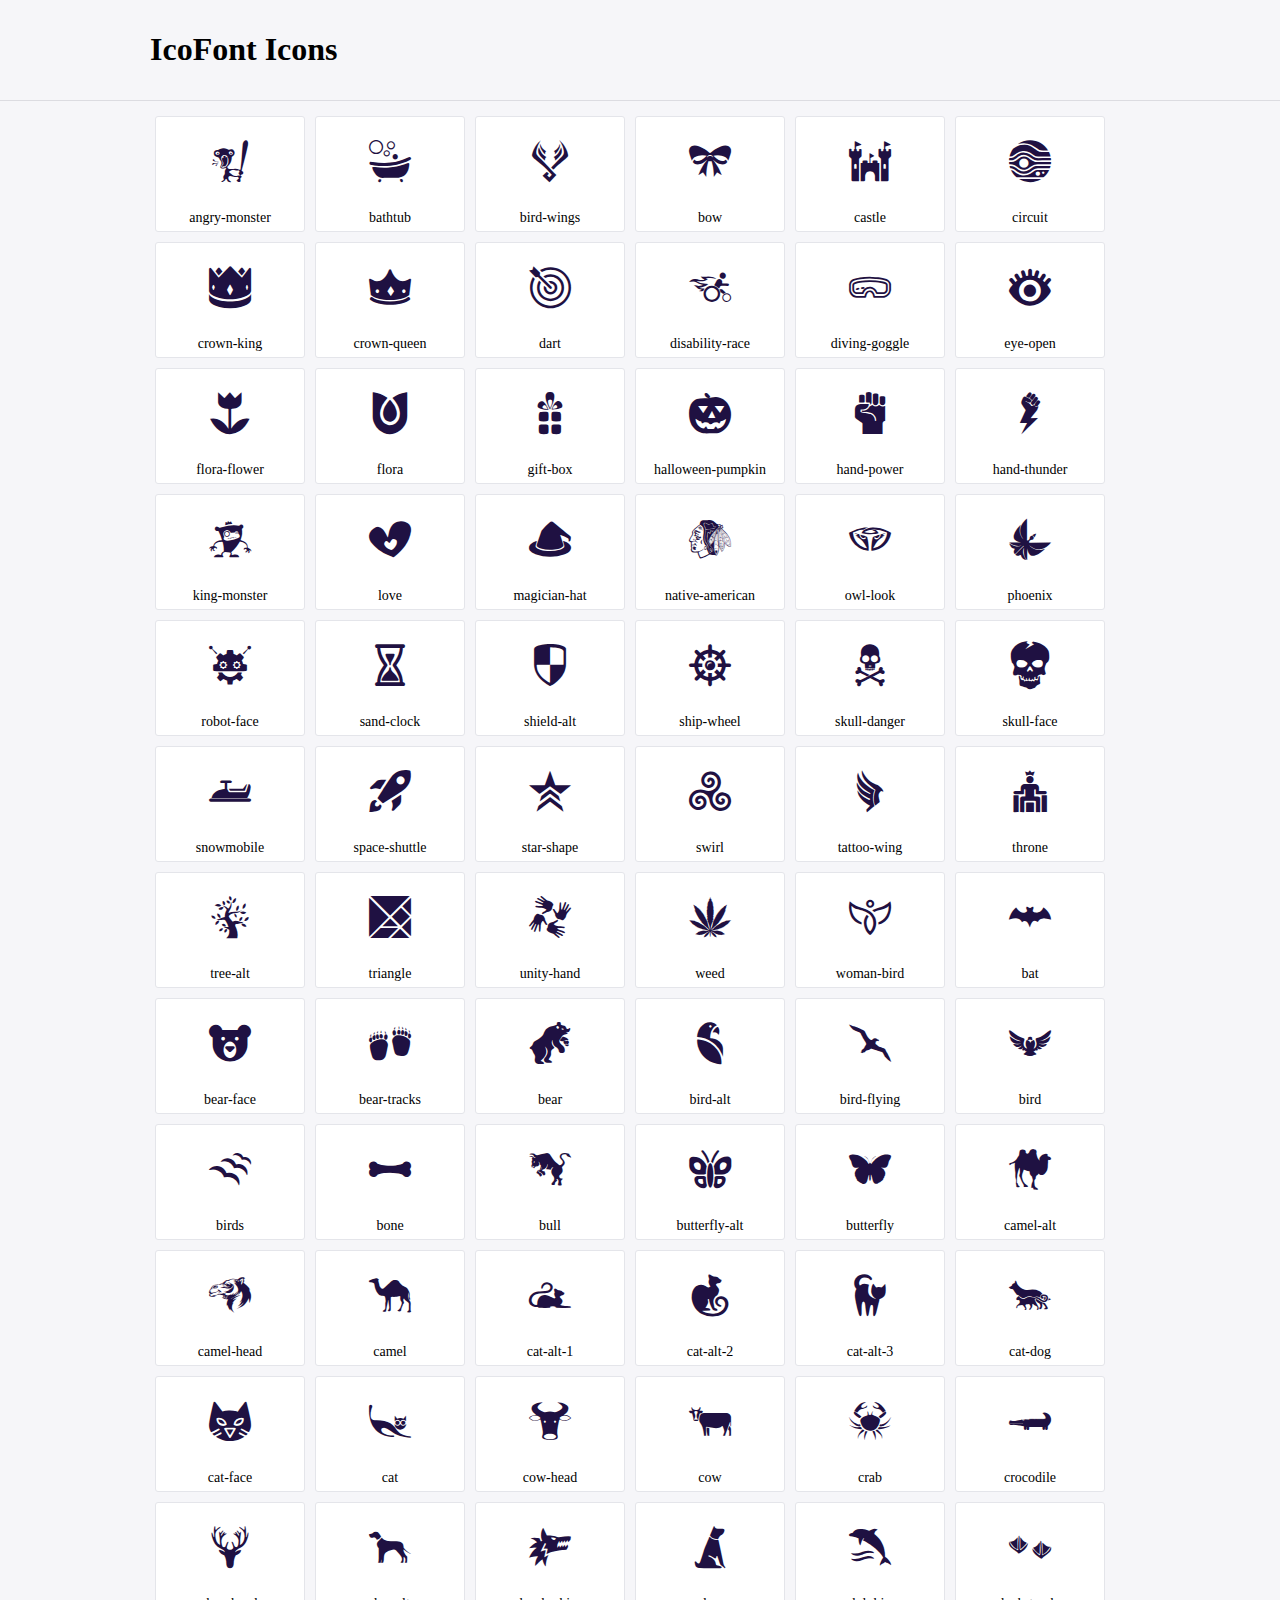
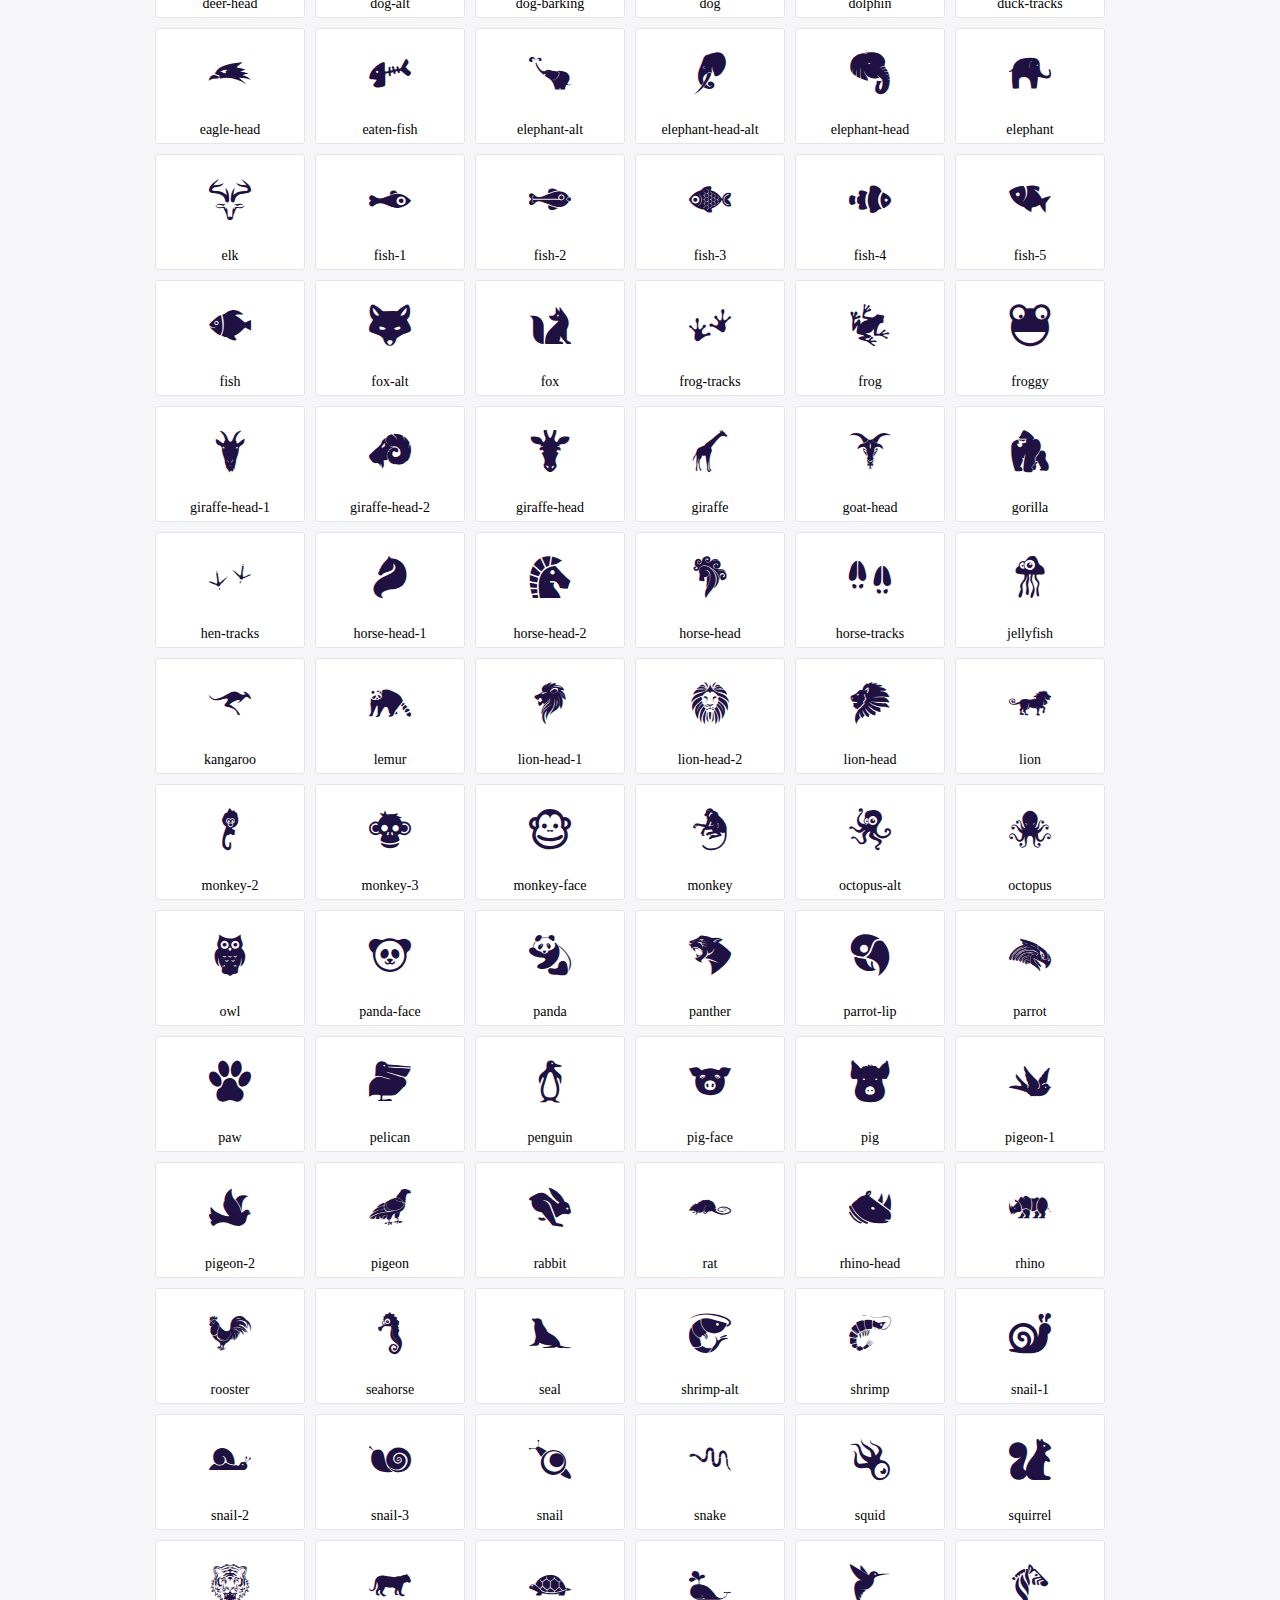
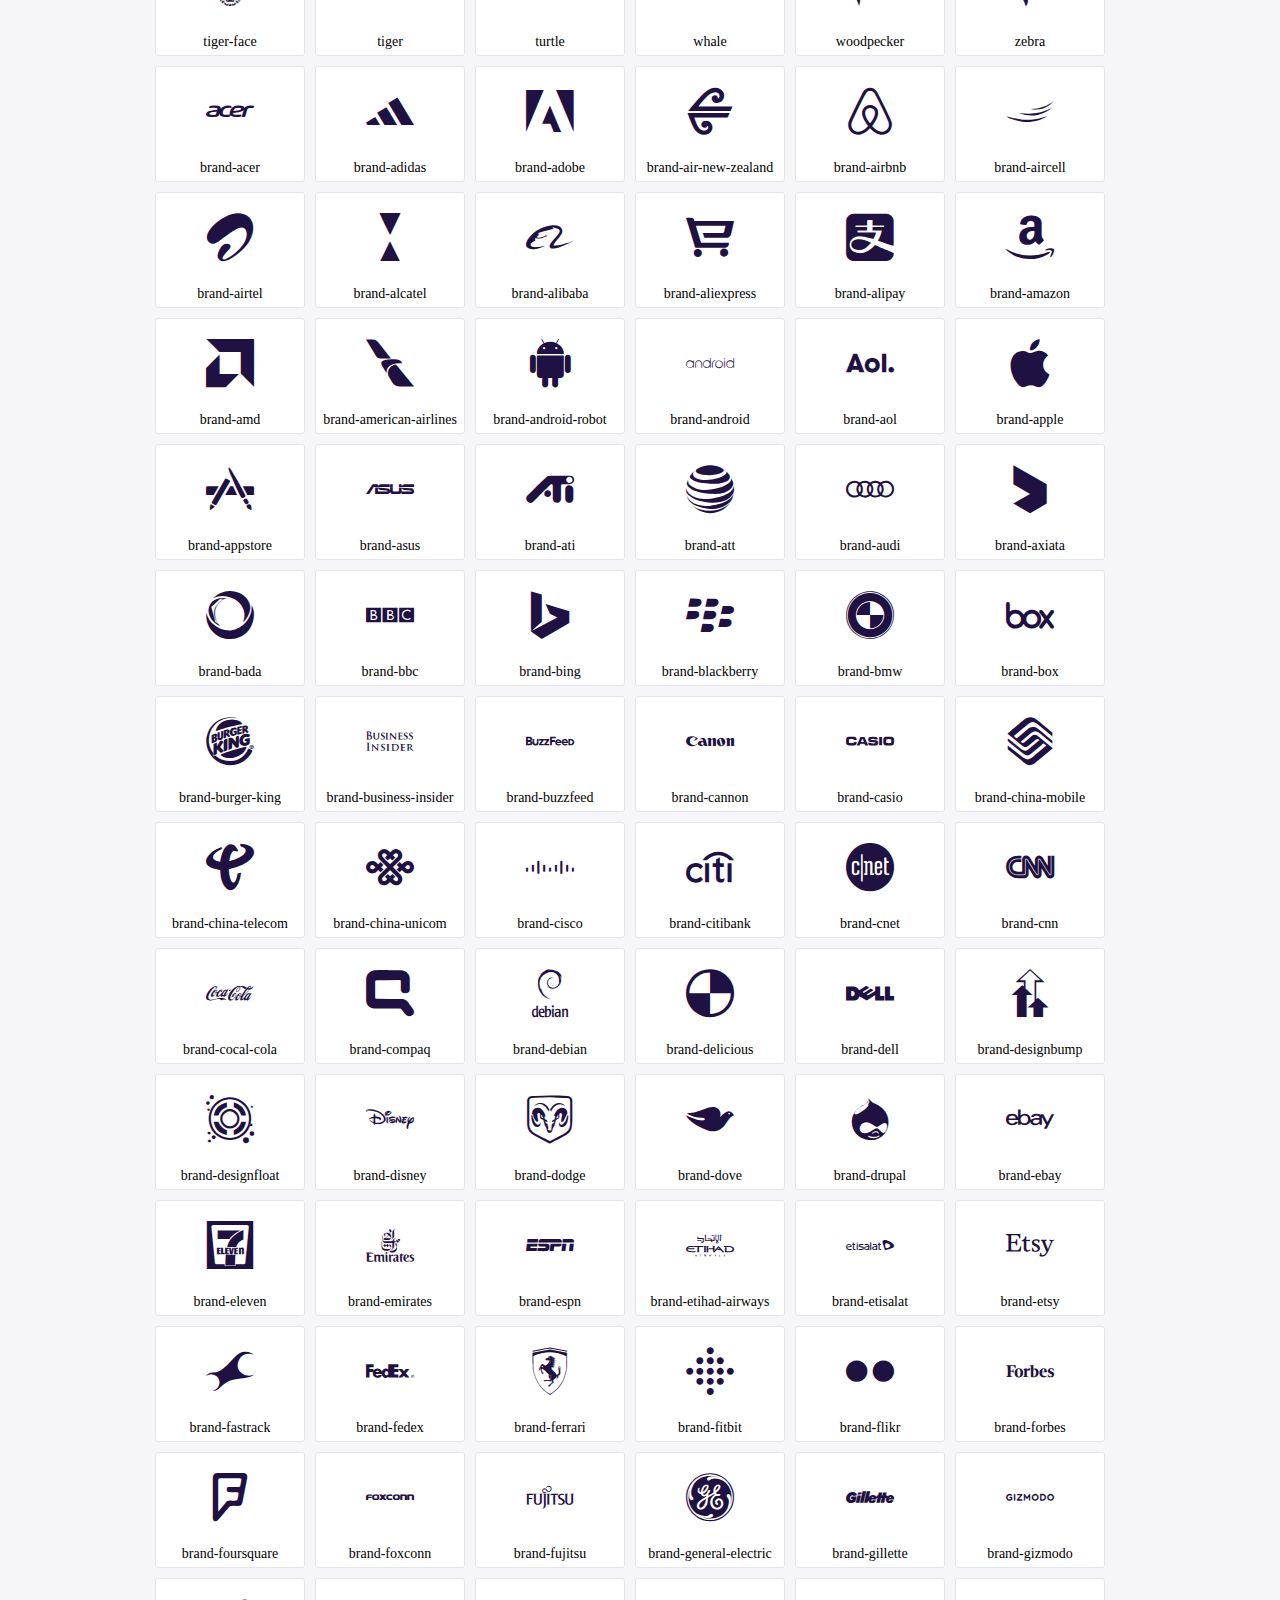
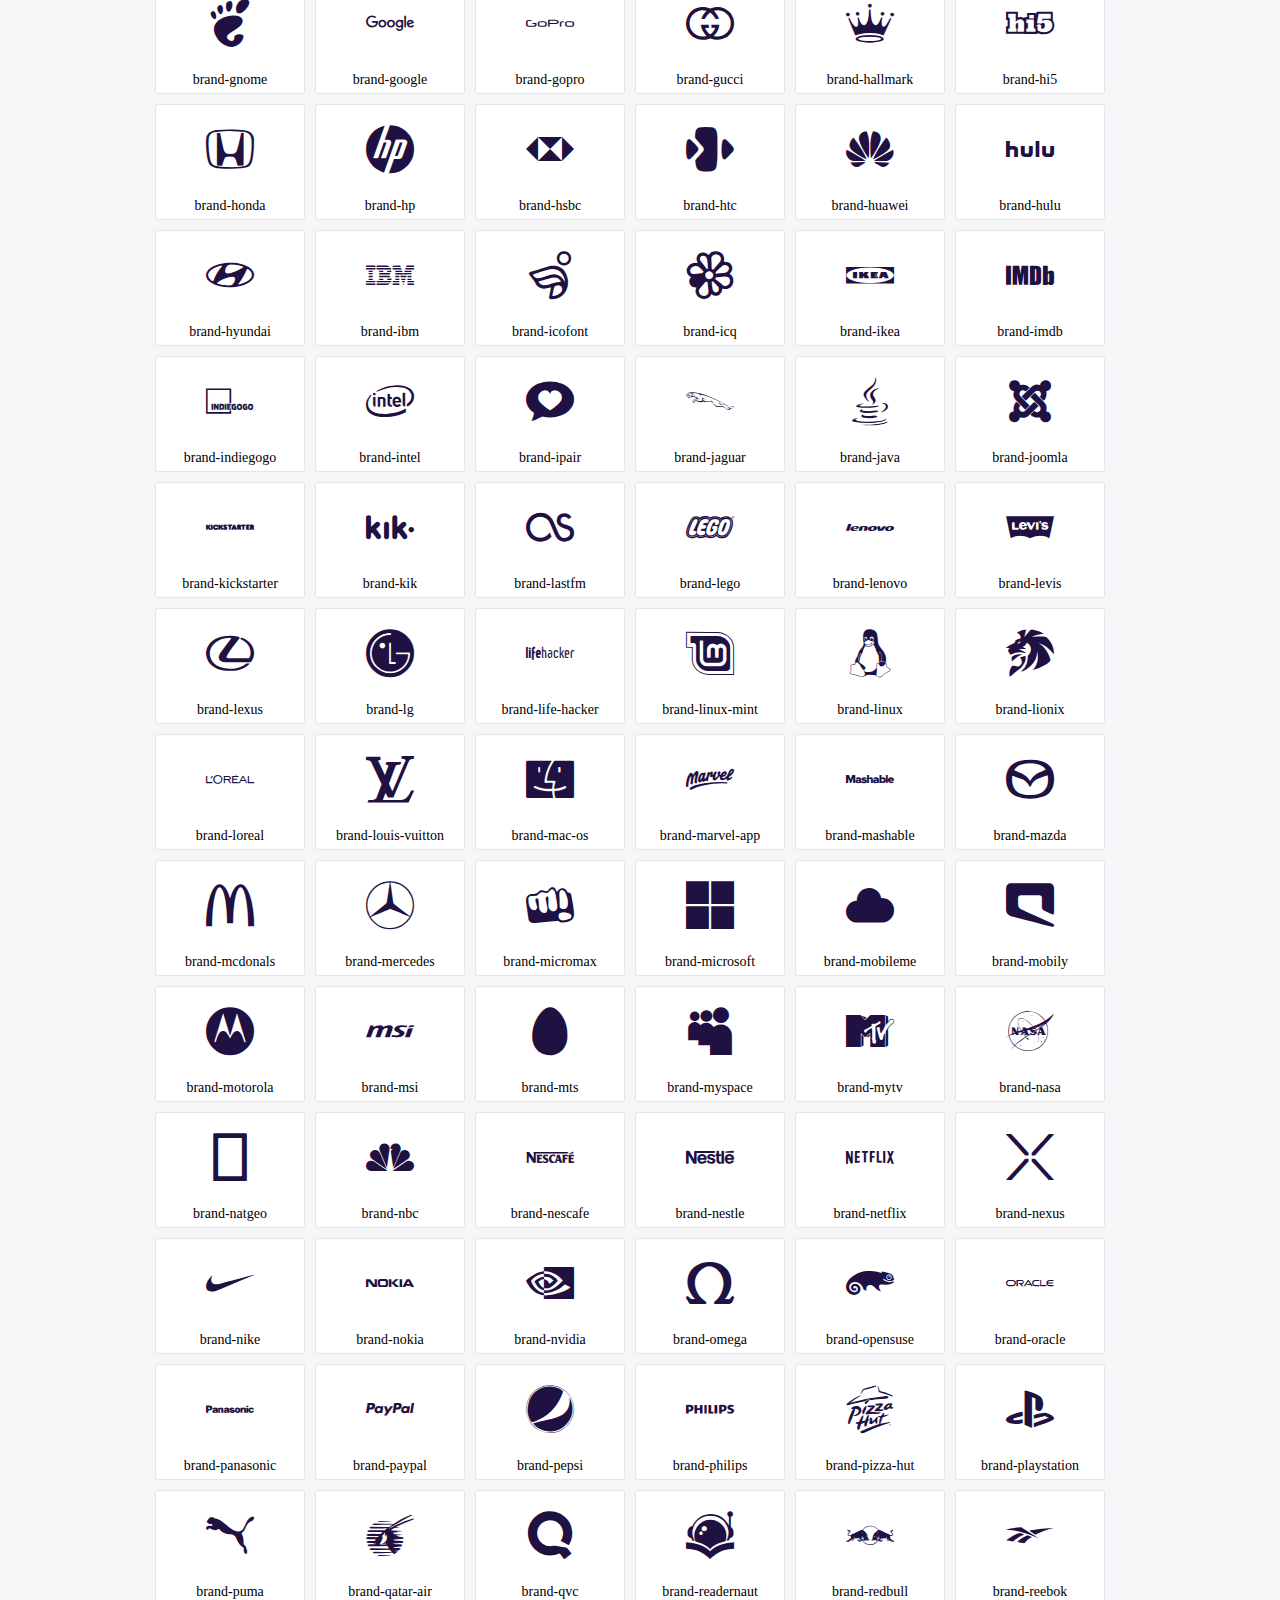
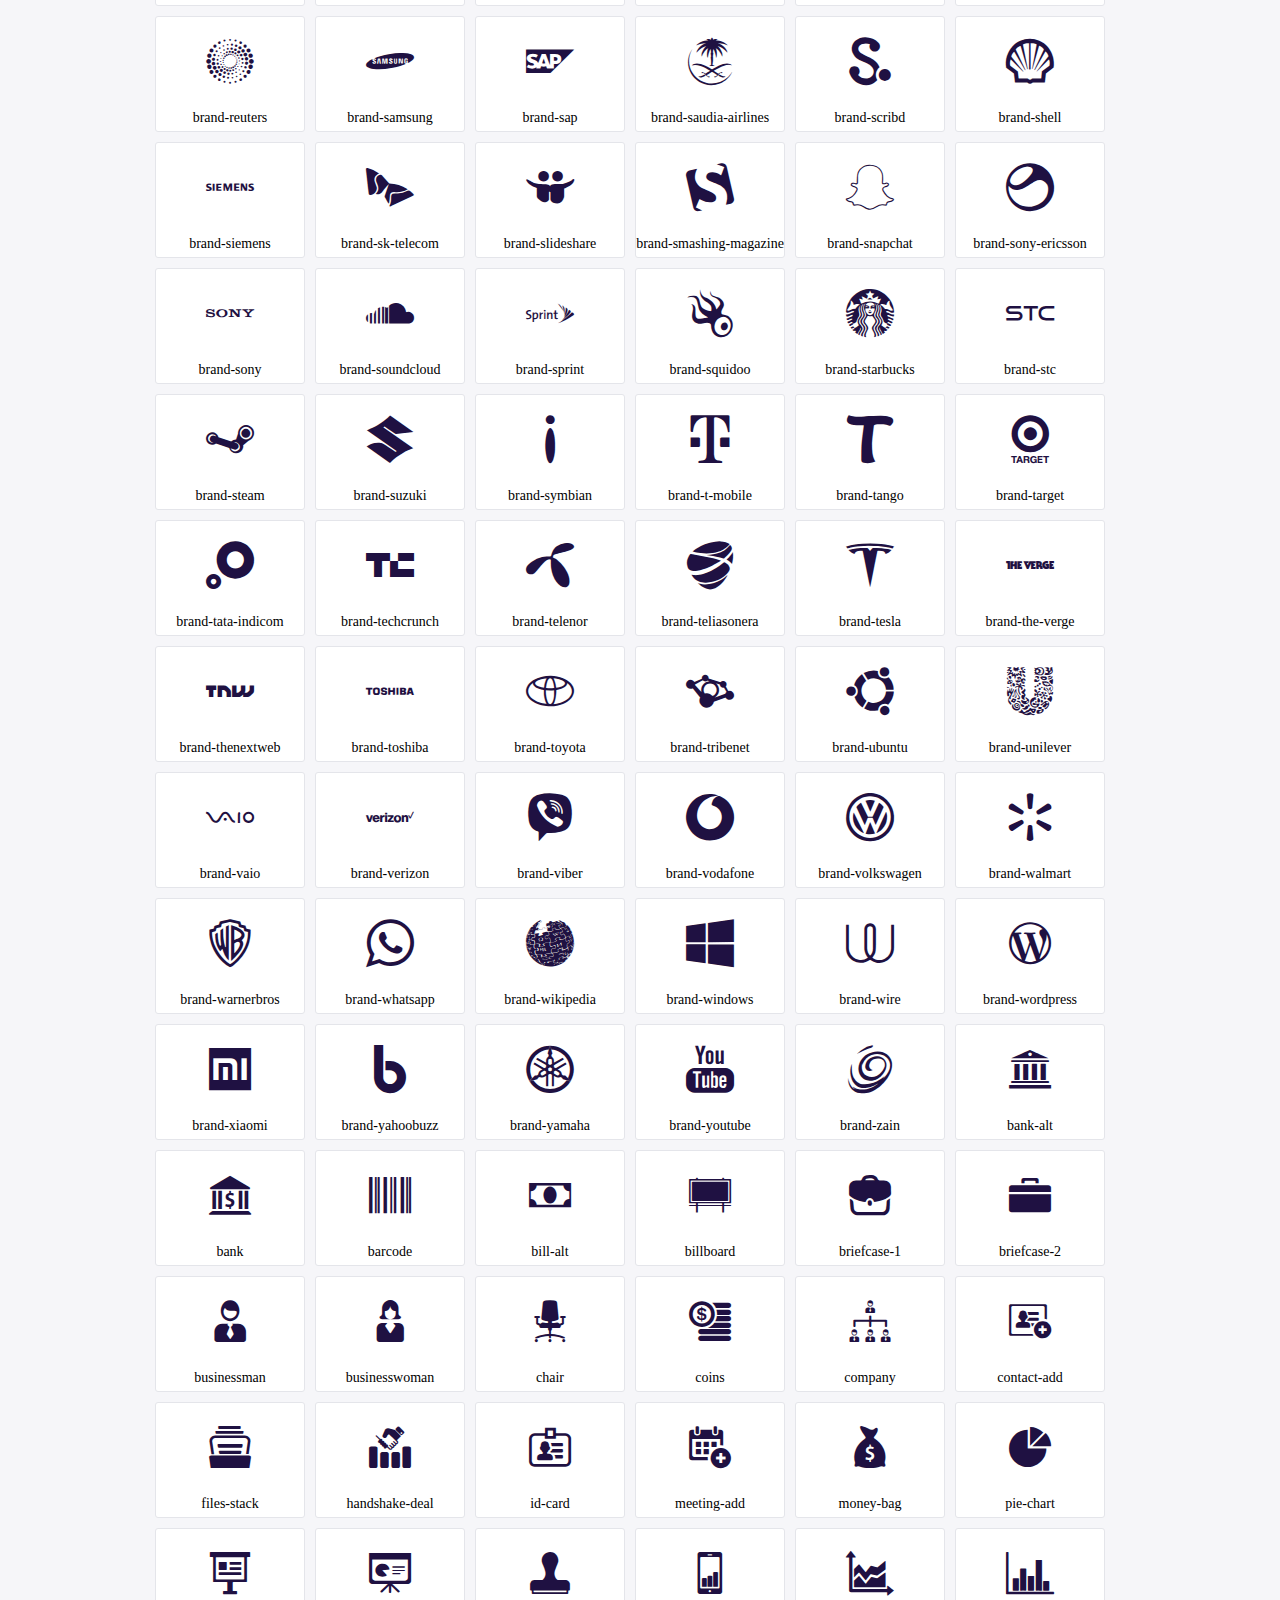
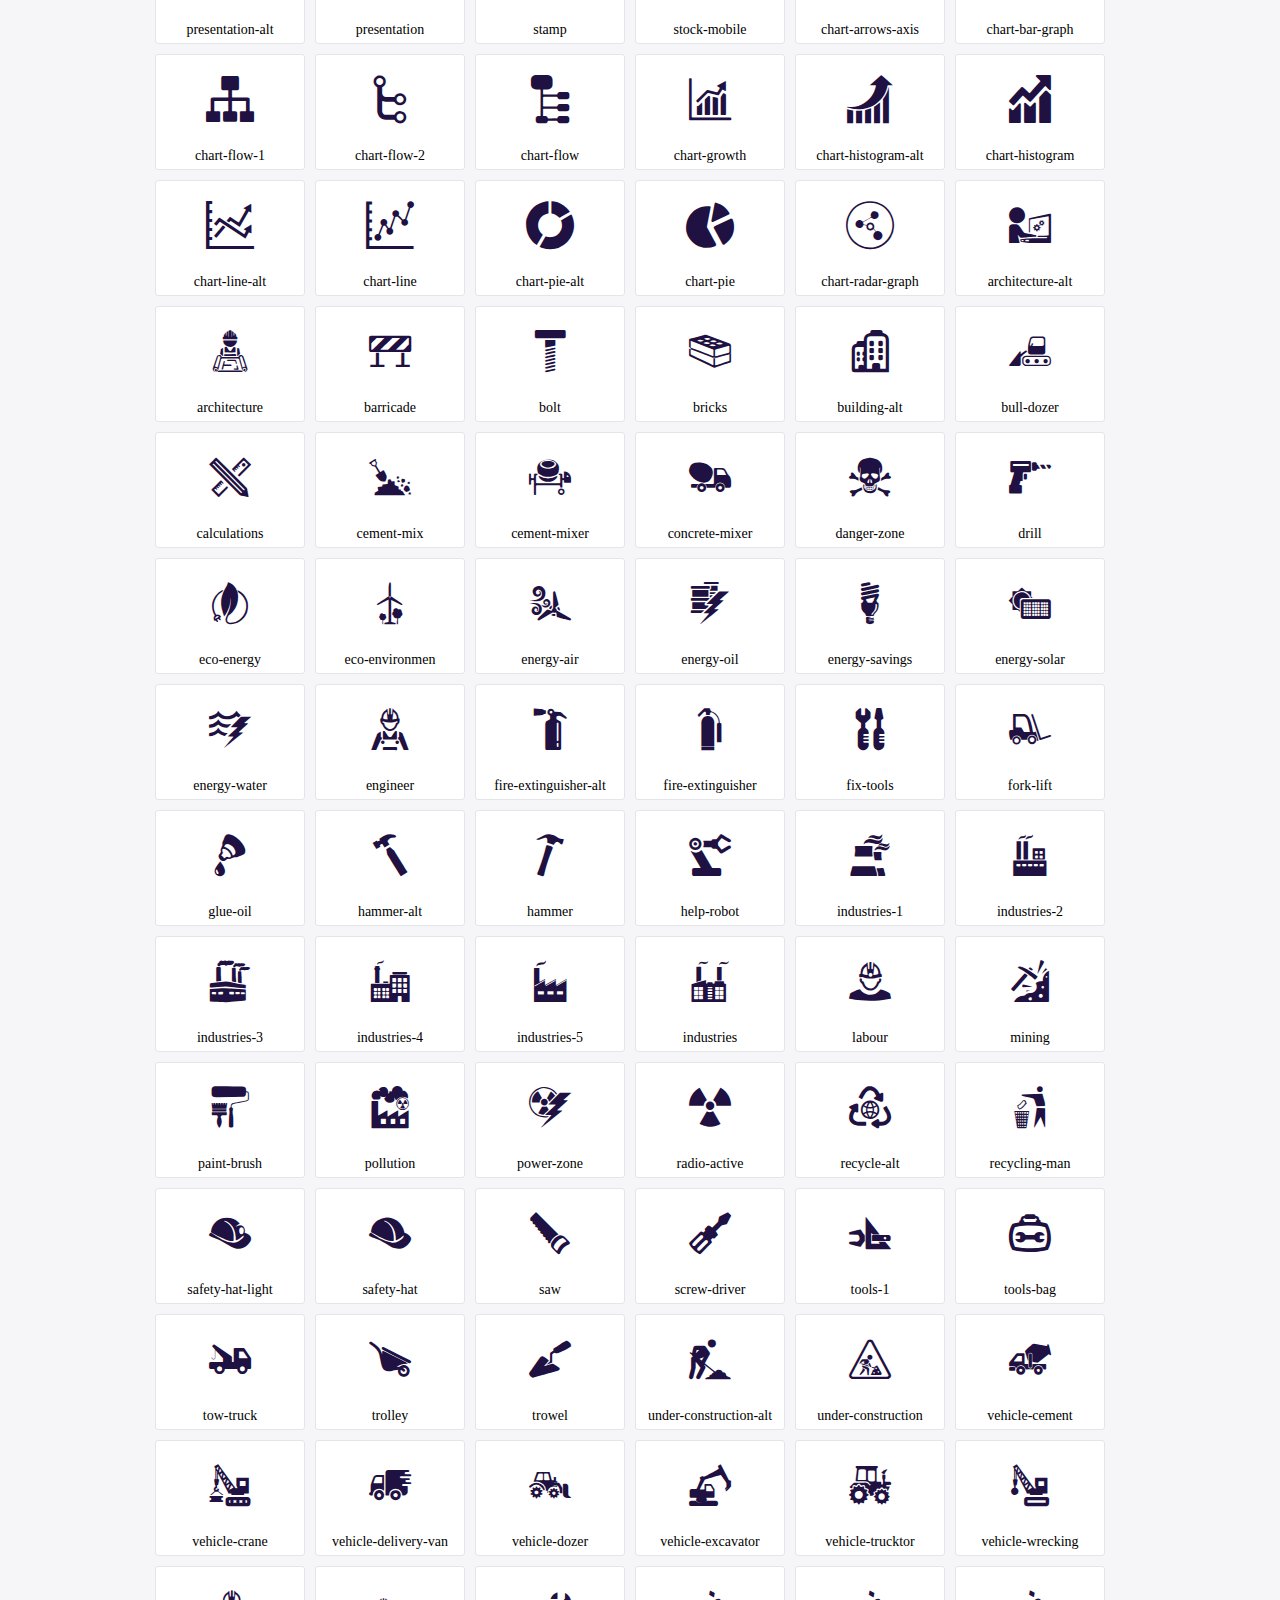
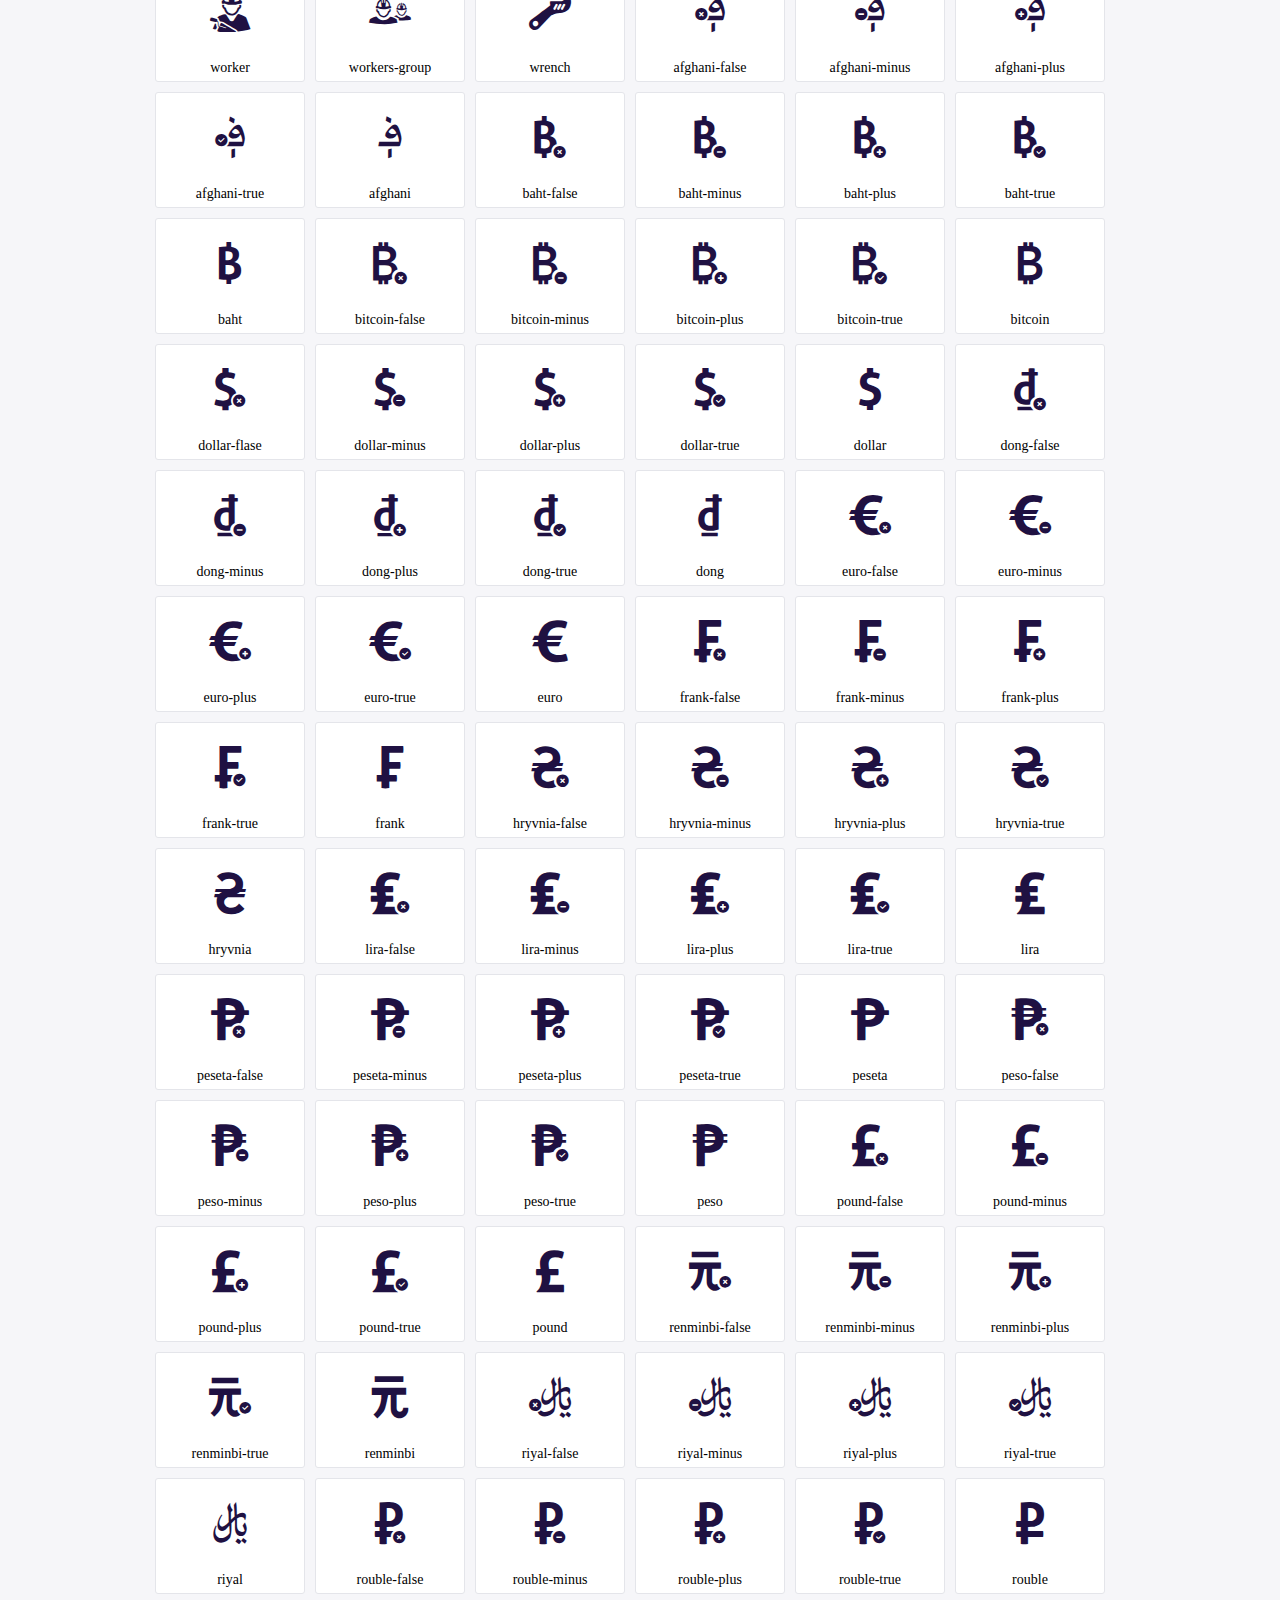
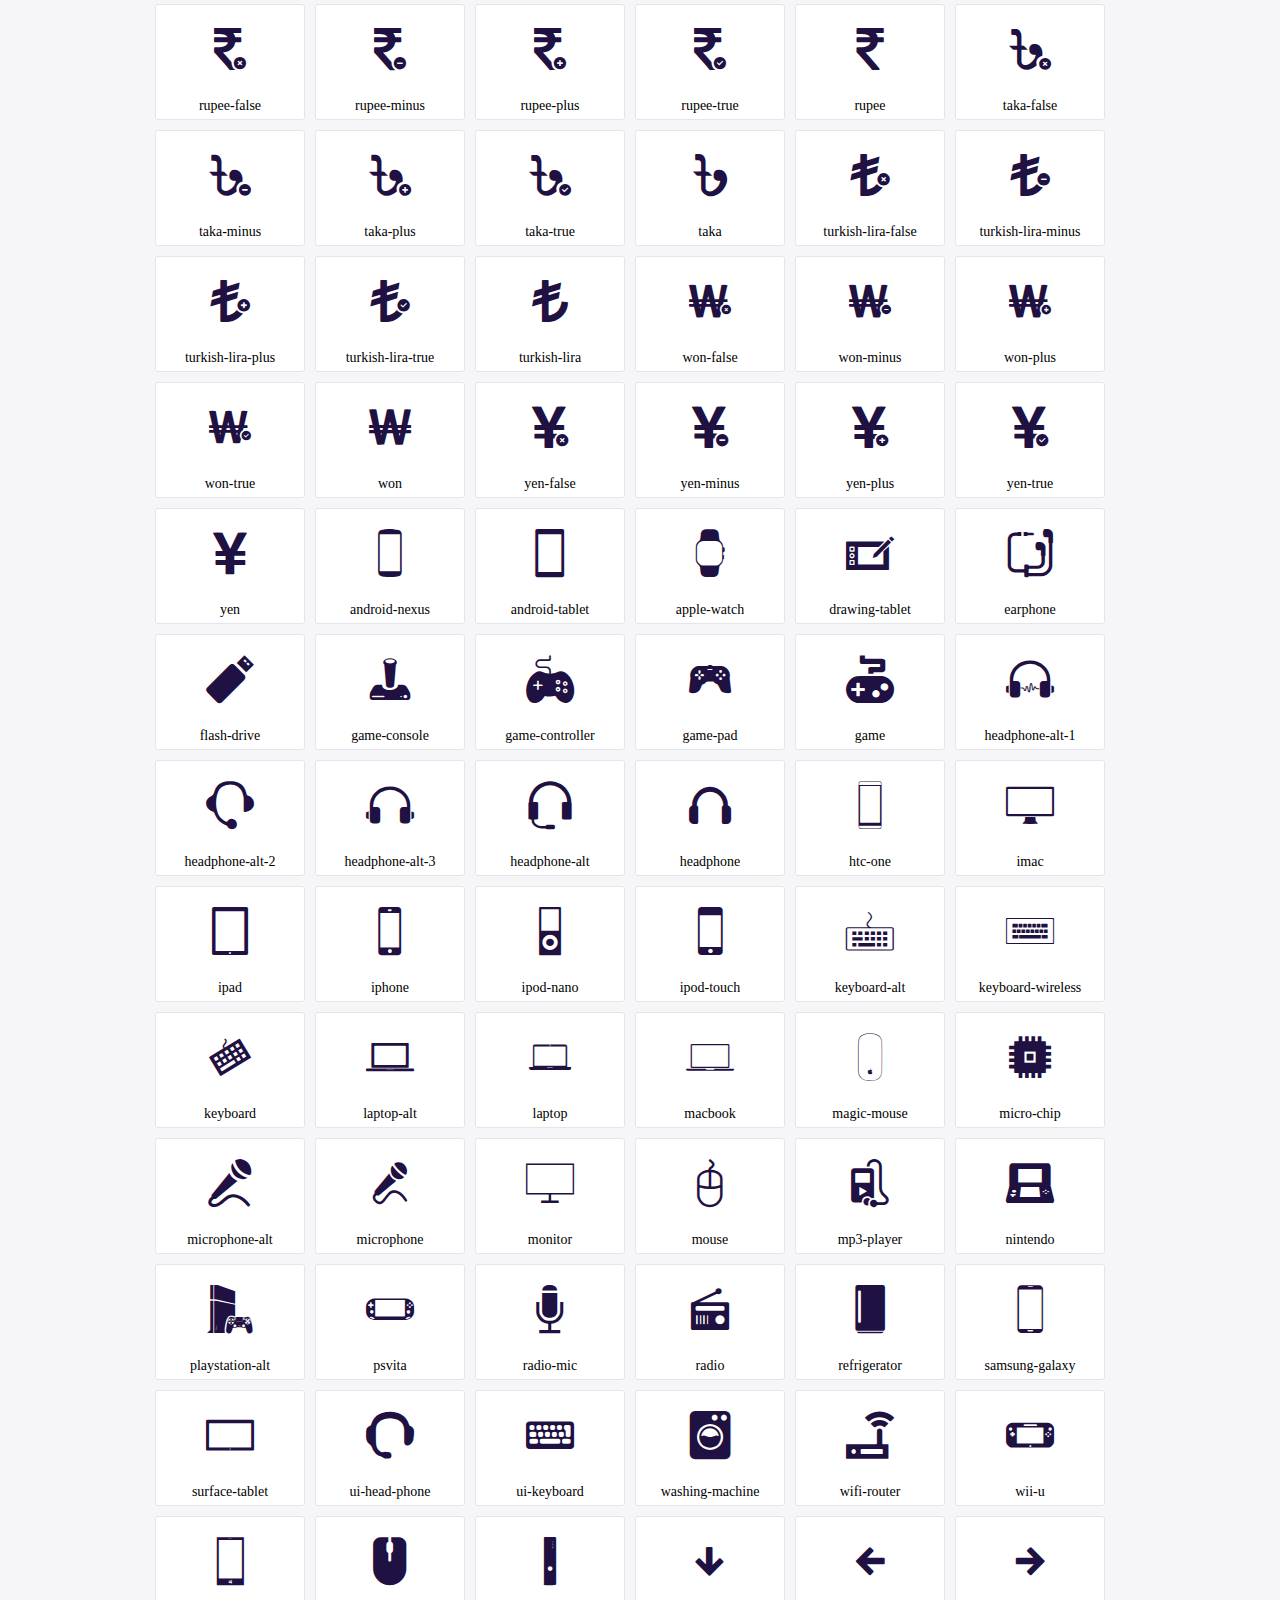
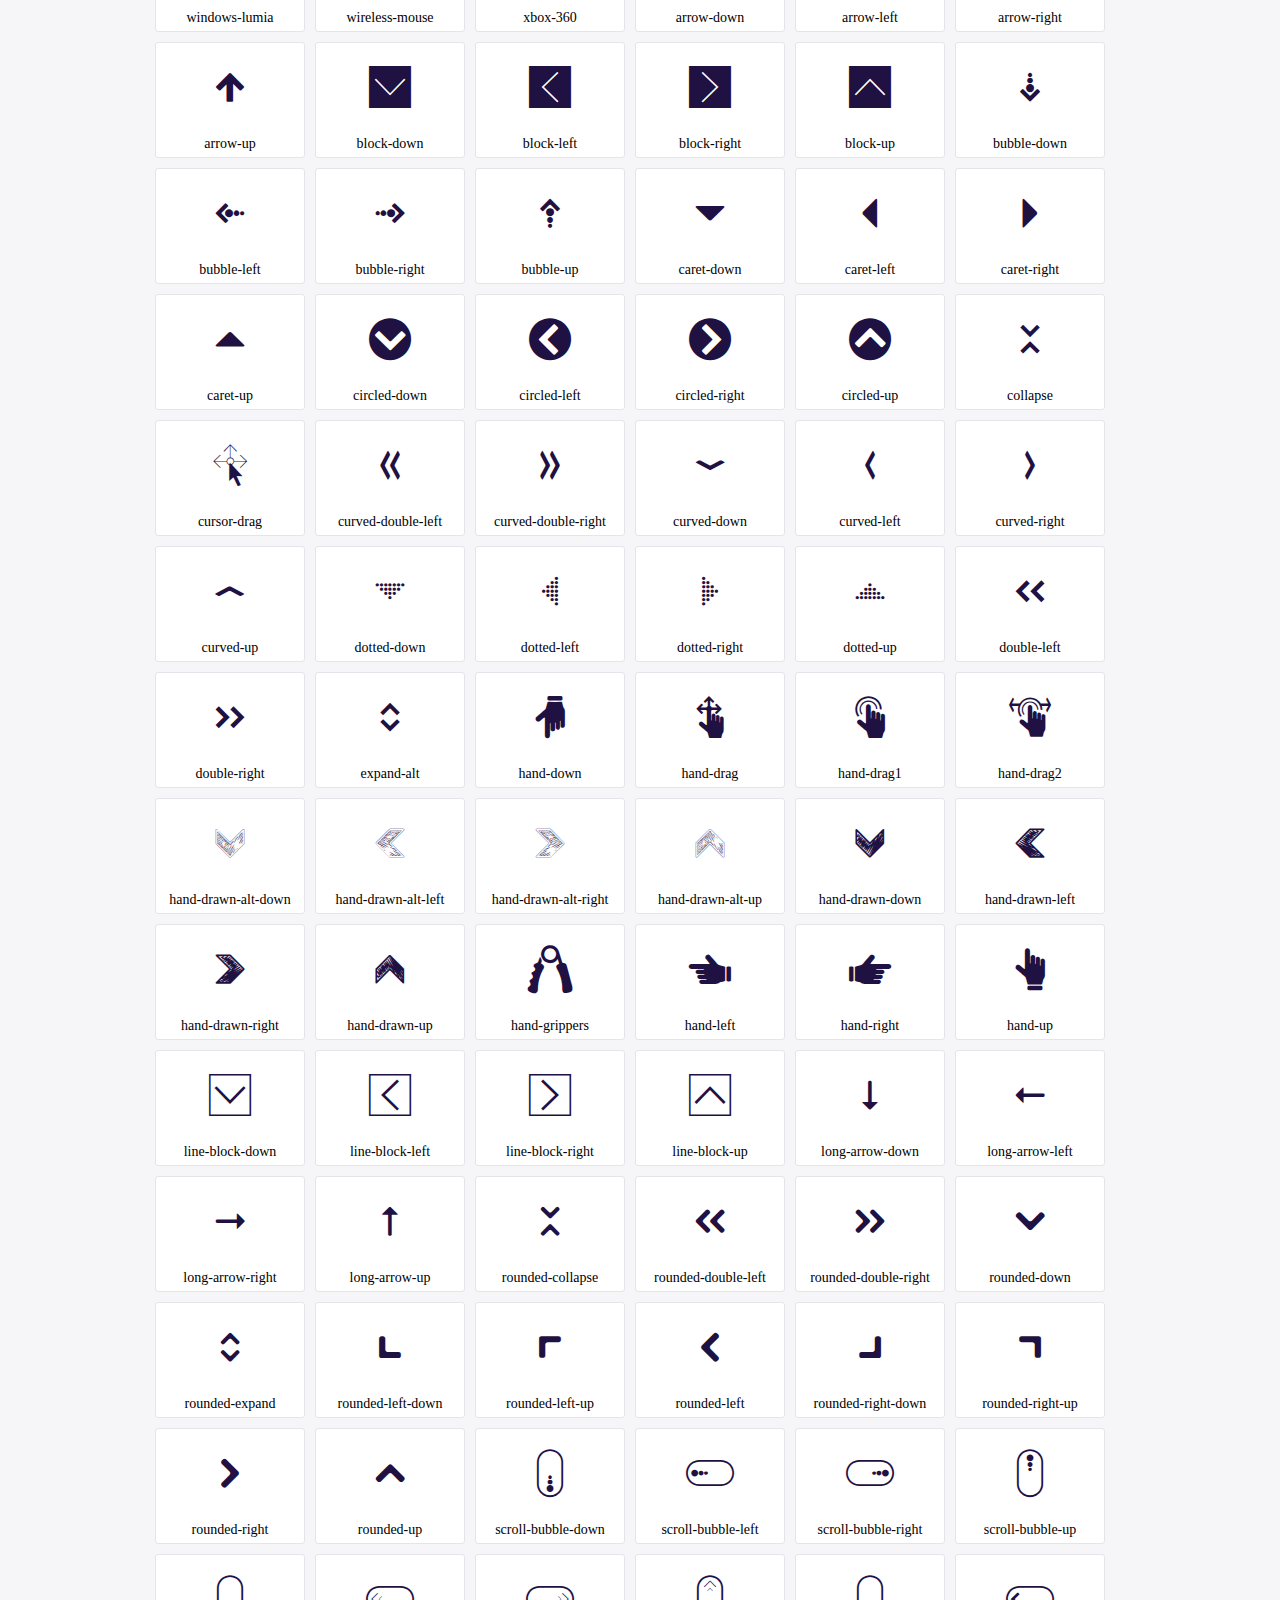
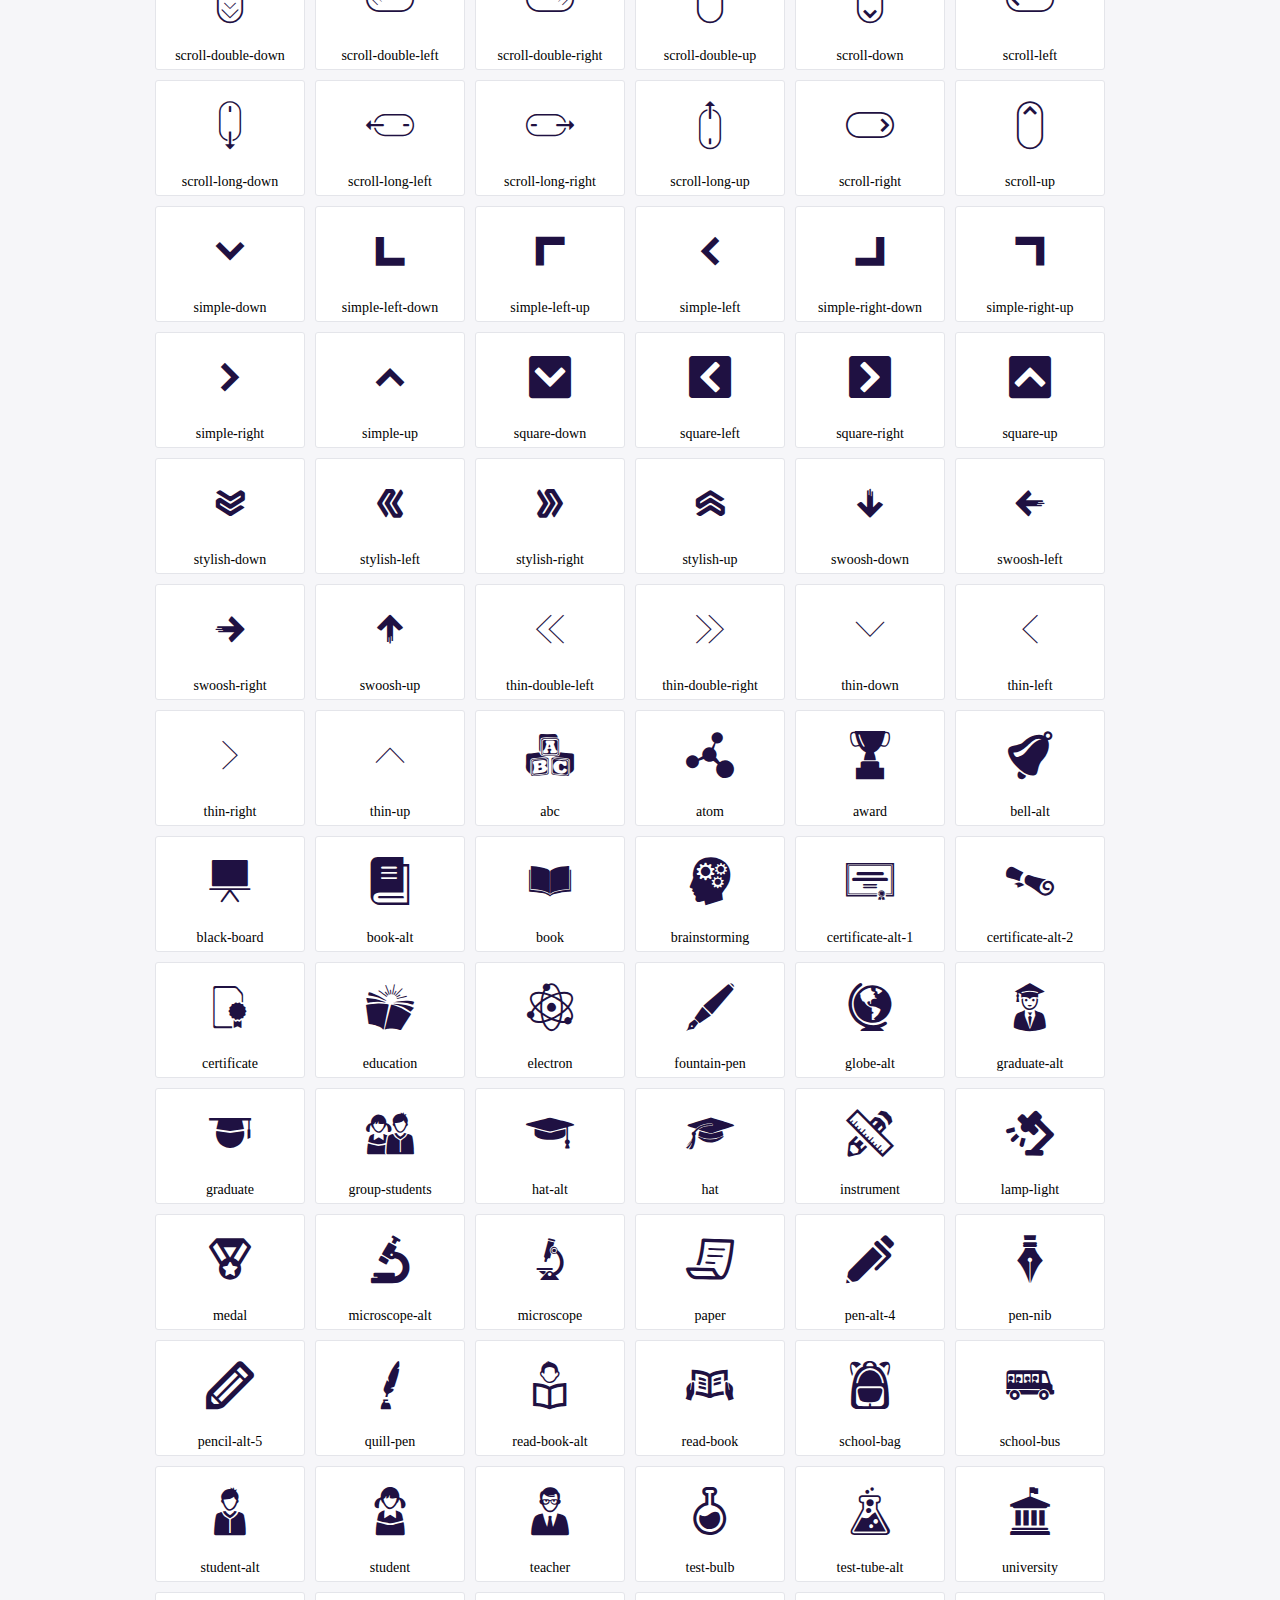
<file: fonts/icofont/demo.html>
<!DOCTYPE html>
	<html>
	<head>
		<meta charset="utf-8">
		<title>Examples | IcoFont</title>
		<link rel="stylesheet" type="text/css" href="./icofont.min.css">
		<style type="text/css">
			body {
				margin: 0;
				padding: 0;
				background: #F6F6F9;
			}
			.header {
				border-bottom: 1px solid #DCDCE1;
				padding: 10px 0;
				margin-bottom: 10px;
			}
			.container {
				width: 980px;
				margin: 0 auto;
			}
			.ico-title {
				font-size: 2em;
			}
			.iconlist {
				margin: 0;
				padding: 0;
				list-style: none;
				text-align: center;
				width: 100%;
				display: flex;
				flex-wrap: wrap;
				flex-direction: row;
			}
			.iconlist li {
				position: relative;
				margin: 5px;
				width: 150px;
				cursor: pointer;
			}
			.iconlist li .icon-holder {
				position: relative;
				text-align: center;
				border-radius: 3px;
				overflow: hidden;
				padding-bottom: 5px;
				background: #ffffff;
				border: 1px solid #E4E5EA;
				transition: all 0.2s linear 0s;
			}
			.iconlist li .icon-holder:hover {
				background: #00C3DA;
				color: #ffffff;
			}
			.iconlist li .icon-holder:hover .icon i {
				color: #ffffff;
			}
			.iconlist li .icon-holder .icon {
				padding: 20px;
				text-align: center;
			}
			.iconlist li .icon-holder .icon i {
				font-size: 3em;
				color: #1F1142;
			}
			.iconlist li .icon-holder span {
				font-size: 14px;
				display: block;
				margin-top: 5px;
				border-radius: 3px;
			}
		</style>
	</head>
	<body>
	<div class="header">
		<div class="container">
			<h1 class="ico-title"> IcoFont Icons </h1>
		</div>
	</div>
	<div class="container">
		<ul class="iconlist">
		
		<li>
			<div class="icon-holder">
				<div class="icon"> 
					<i class="icofont-angry-monster"></i>
				</div> 
				<span> angry-monster </span>
			</div>
		</li>
		
		<li>
			<div class="icon-holder">
				<div class="icon"> 
					<i class="icofont-bathtub"></i>
				</div> 
				<span> bathtub </span>
			</div>
		</li>
		
		<li>
			<div class="icon-holder">
				<div class="icon"> 
					<i class="icofont-bird-wings"></i>
				</div> 
				<span> bird-wings </span>
			</div>
		</li>
		
		<li>
			<div class="icon-holder">
				<div class="icon"> 
					<i class="icofont-bow"></i>
				</div> 
				<span> bow </span>
			</div>
		</li>
		
		<li>
			<div class="icon-holder">
				<div class="icon"> 
					<i class="icofont-castle"></i>
				</div> 
				<span> castle </span>
			</div>
		</li>
		
		<li>
			<div class="icon-holder">
				<div class="icon"> 
					<i class="icofont-circuit"></i>
				</div> 
				<span> circuit </span>
			</div>
		</li>
		
		<li>
			<div class="icon-holder">
				<div class="icon"> 
					<i class="icofont-crown-king"></i>
				</div> 
				<span> crown-king </span>
			</div>
		</li>
		
		<li>
			<div class="icon-holder">
				<div class="icon"> 
					<i class="icofont-crown-queen"></i>
				</div> 
				<span> crown-queen </span>
			</div>
		</li>
		
		<li>
			<div class="icon-holder">
				<div class="icon"> 
					<i class="icofont-dart"></i>
				</div> 
				<span> dart </span>
			</div>
		</li>
		
		<li>
			<div class="icon-holder">
				<div class="icon"> 
					<i class="icofont-disability-race"></i>
				</div> 
				<span> disability-race </span>
			</div>
		</li>
		
		<li>
			<div class="icon-holder">
				<div class="icon"> 
					<i class="icofont-diving-goggle"></i>
				</div> 
				<span> diving-goggle </span>
			</div>
		</li>
		
		<li>
			<div class="icon-holder">
				<div class="icon"> 
					<i class="icofont-eye-open"></i>
				</div> 
				<span> eye-open </span>
			</div>
		</li>
		
		<li>
			<div class="icon-holder">
				<div class="icon"> 
					<i class="icofont-flora-flower"></i>
				</div> 
				<span> flora-flower </span>
			</div>
		</li>
		
		<li>
			<div class="icon-holder">
				<div class="icon"> 
					<i class="icofont-flora"></i>
				</div> 
				<span> flora </span>
			</div>
		</li>
		
		<li>
			<div class="icon-holder">
				<div class="icon"> 
					<i class="icofont-gift-box"></i>
				</div> 
				<span> gift-box </span>
			</div>
		</li>
		
		<li>
			<div class="icon-holder">
				<div class="icon"> 
					<i class="icofont-halloween-pumpkin"></i>
				</div> 
				<span> halloween-pumpkin </span>
			</div>
		</li>
		
		<li>
			<div class="icon-holder">
				<div class="icon"> 
					<i class="icofont-hand-power"></i>
				</div> 
				<span> hand-power </span>
			</div>
		</li>
		
		<li>
			<div class="icon-holder">
				<div class="icon"> 
					<i class="icofont-hand-thunder"></i>
				</div> 
				<span> hand-thunder </span>
			</div>
		</li>
		
		<li>
			<div class="icon-holder">
				<div class="icon"> 
					<i class="icofont-king-monster"></i>
				</div> 
				<span> king-monster </span>
			</div>
		</li>
		
		<li>
			<div class="icon-holder">
				<div class="icon"> 
					<i class="icofont-love"></i>
				</div> 
				<span> love </span>
			</div>
		</li>
		
		<li>
			<div class="icon-holder">
				<div class="icon"> 
					<i class="icofont-magician-hat"></i>
				</div> 
				<span> magician-hat </span>
			</div>
		</li>
		
		<li>
			<div class="icon-holder">
				<div class="icon"> 
					<i class="icofont-native-american"></i>
				</div> 
				<span> native-american </span>
			</div>
		</li>
		
		<li>
			<div class="icon-holder">
				<div class="icon"> 
					<i class="icofont-owl-look"></i>
				</div> 
				<span> owl-look </span>
			</div>
		</li>
		
		<li>
			<div class="icon-holder">
				<div class="icon"> 
					<i class="icofont-phoenix"></i>
				</div> 
				<span> phoenix </span>
			</div>
		</li>
		
		<li>
			<div class="icon-holder">
				<div class="icon"> 
					<i class="icofont-robot-face"></i>
				</div> 
				<span> robot-face </span>
			</div>
		</li>
		
		<li>
			<div class="icon-holder">
				<div class="icon"> 
					<i class="icofont-sand-clock"></i>
				</div> 
				<span> sand-clock </span>
			</div>
		</li>
		
		<li>
			<div class="icon-holder">
				<div class="icon"> 
					<i class="icofont-shield-alt"></i>
				</div> 
				<span> shield-alt </span>
			</div>
		</li>
		
		<li>
			<div class="icon-holder">
				<div class="icon"> 
					<i class="icofont-ship-wheel"></i>
				</div> 
				<span> ship-wheel </span>
			</div>
		</li>
		
		<li>
			<div class="icon-holder">
				<div class="icon"> 
					<i class="icofont-skull-danger"></i>
				</div> 
				<span> skull-danger </span>
			</div>
		</li>
		
		<li>
			<div class="icon-holder">
				<div class="icon"> 
					<i class="icofont-skull-face"></i>
				</div> 
				<span> skull-face </span>
			</div>
		</li>
		
		<li>
			<div class="icon-holder">
				<div class="icon"> 
					<i class="icofont-snowmobile"></i>
				</div> 
				<span> snowmobile </span>
			</div>
		</li>
		
		<li>
			<div class="icon-holder">
				<div class="icon"> 
					<i class="icofont-space-shuttle"></i>
				</div> 
				<span> space-shuttle </span>
			</div>
		</li>
		
		<li>
			<div class="icon-holder">
				<div class="icon"> 
					<i class="icofont-star-shape"></i>
				</div> 
				<span> star-shape </span>
			</div>
		</li>
		
		<li>
			<div class="icon-holder">
				<div class="icon"> 
					<i class="icofont-swirl"></i>
				</div> 
				<span> swirl </span>
			</div>
		</li>
		
		<li>
			<div class="icon-holder">
				<div class="icon"> 
					<i class="icofont-tattoo-wing"></i>
				</div> 
				<span> tattoo-wing </span>
			</div>
		</li>
		
		<li>
			<div class="icon-holder">
				<div class="icon"> 
					<i class="icofont-throne"></i>
				</div> 
				<span> throne </span>
			</div>
		</li>
		
		<li>
			<div class="icon-holder">
				<div class="icon"> 
					<i class="icofont-tree-alt"></i>
				</div> 
				<span> tree-alt </span>
			</div>
		</li>
		
		<li>
			<div class="icon-holder">
				<div class="icon"> 
					<i class="icofont-triangle"></i>
				</div> 
				<span> triangle </span>
			</div>
		</li>
		
		<li>
			<div class="icon-holder">
				<div class="icon"> 
					<i class="icofont-unity-hand"></i>
				</div> 
				<span> unity-hand </span>
			</div>
		</li>
		
		<li>
			<div class="icon-holder">
				<div class="icon"> 
					<i class="icofont-weed"></i>
				</div> 
				<span> weed </span>
			</div>
		</li>
		
		<li>
			<div class="icon-holder">
				<div class="icon"> 
					<i class="icofont-woman-bird"></i>
				</div> 
				<span> woman-bird </span>
			</div>
		</li>
		
		<li>
			<div class="icon-holder">
				<div class="icon"> 
					<i class="icofont-bat"></i>
				</div> 
				<span> bat </span>
			</div>
		</li>
		
		<li>
			<div class="icon-holder">
				<div class="icon"> 
					<i class="icofont-bear-face"></i>
				</div> 
				<span> bear-face </span>
			</div>
		</li>
		
		<li>
			<div class="icon-holder">
				<div class="icon"> 
					<i class="icofont-bear-tracks"></i>
				</div> 
				<span> bear-tracks </span>
			</div>
		</li>
		
		<li>
			<div class="icon-holder">
				<div class="icon"> 
					<i class="icofont-bear"></i>
				</div> 
				<span> bear </span>
			</div>
		</li>
		
		<li>
			<div class="icon-holder">
				<div class="icon"> 
					<i class="icofont-bird-alt"></i>
				</div> 
				<span> bird-alt </span>
			</div>
		</li>
		
		<li>
			<div class="icon-holder">
				<div class="icon"> 
					<i class="icofont-bird-flying"></i>
				</div> 
				<span> bird-flying </span>
			</div>
		</li>
		
		<li>
			<div class="icon-holder">
				<div class="icon"> 
					<i class="icofont-bird"></i>
				</div> 
				<span> bird </span>
			</div>
		</li>
		
		<li>
			<div class="icon-holder">
				<div class="icon"> 
					<i class="icofont-birds"></i>
				</div> 
				<span> birds </span>
			</div>
		</li>
		
		<li>
			<div class="icon-holder">
				<div class="icon"> 
					<i class="icofont-bone"></i>
				</div> 
				<span> bone </span>
			</div>
		</li>
		
		<li>
			<div class="icon-holder">
				<div class="icon"> 
					<i class="icofont-bull"></i>
				</div> 
				<span> bull </span>
			</div>
		</li>
		
		<li>
			<div class="icon-holder">
				<div class="icon"> 
					<i class="icofont-butterfly-alt"></i>
				</div> 
				<span> butterfly-alt </span>
			</div>
		</li>
		
		<li>
			<div class="icon-holder">
				<div class="icon"> 
					<i class="icofont-butterfly"></i>
				</div> 
				<span> butterfly </span>
			</div>
		</li>
		
		<li>
			<div class="icon-holder">
				<div class="icon"> 
					<i class="icofont-camel-alt"></i>
				</div> 
				<span> camel-alt </span>
			</div>
		</li>
		
		<li>
			<div class="icon-holder">
				<div class="icon"> 
					<i class="icofont-camel-head"></i>
				</div> 
				<span> camel-head </span>
			</div>
		</li>
		
		<li>
			<div class="icon-holder">
				<div class="icon"> 
					<i class="icofont-camel"></i>
				</div> 
				<span> camel </span>
			</div>
		</li>
		
		<li>
			<div class="icon-holder">
				<div class="icon"> 
					<i class="icofont-cat-alt-1"></i>
				</div> 
				<span> cat-alt-1 </span>
			</div>
		</li>
		
		<li>
			<div class="icon-holder">
				<div class="icon"> 
					<i class="icofont-cat-alt-2"></i>
				</div> 
				<span> cat-alt-2 </span>
			</div>
		</li>
		
		<li>
			<div class="icon-holder">
				<div class="icon"> 
					<i class="icofont-cat-alt-3"></i>
				</div> 
				<span> cat-alt-3 </span>
			</div>
		</li>
		
		<li>
			<div class="icon-holder">
				<div class="icon"> 
					<i class="icofont-cat-dog"></i>
				</div> 
				<span> cat-dog </span>
			</div>
		</li>
		
		<li>
			<div class="icon-holder">
				<div class="icon"> 
					<i class="icofont-cat-face"></i>
				</div> 
				<span> cat-face </span>
			</div>
		</li>
		
		<li>
			<div class="icon-holder">
				<div class="icon"> 
					<i class="icofont-cat"></i>
				</div> 
				<span> cat </span>
			</div>
		</li>
		
		<li>
			<div class="icon-holder">
				<div class="icon"> 
					<i class="icofont-cow-head"></i>
				</div> 
				<span> cow-head </span>
			</div>
		</li>
		
		<li>
			<div class="icon-holder">
				<div class="icon"> 
					<i class="icofont-cow"></i>
				</div> 
				<span> cow </span>
			</div>
		</li>
		
		<li>
			<div class="icon-holder">
				<div class="icon"> 
					<i class="icofont-crab"></i>
				</div> 
				<span> crab </span>
			</div>
		</li>
		
		<li>
			<div class="icon-holder">
				<div class="icon"> 
					<i class="icofont-crocodile"></i>
				</div> 
				<span> crocodile </span>
			</div>
		</li>
		
		<li>
			<div class="icon-holder">
				<div class="icon"> 
					<i class="icofont-deer-head"></i>
				</div> 
				<span> deer-head </span>
			</div>
		</li>
		
		<li>
			<div class="icon-holder">
				<div class="icon"> 
					<i class="icofont-dog-alt"></i>
				</div> 
				<span> dog-alt </span>
			</div>
		</li>
		
		<li>
			<div class="icon-holder">
				<div class="icon"> 
					<i class="icofont-dog-barking"></i>
				</div> 
				<span> dog-barking </span>
			</div>
		</li>
		
		<li>
			<div class="icon-holder">
				<div class="icon"> 
					<i class="icofont-dog"></i>
				</div> 
				<span> dog </span>
			</div>
		</li>
		
		<li>
			<div class="icon-holder">
				<div class="icon"> 
					<i class="icofont-dolphin"></i>
				</div> 
				<span> dolphin </span>
			</div>
		</li>
		
		<li>
			<div class="icon-holder">
				<div class="icon"> 
					<i class="icofont-duck-tracks"></i>
				</div> 
				<span> duck-tracks </span>
			</div>
		</li>
		
		<li>
			<div class="icon-holder">
				<div class="icon"> 
					<i class="icofont-eagle-head"></i>
				</div> 
				<span> eagle-head </span>
			</div>
		</li>
		
		<li>
			<div class="icon-holder">
				<div class="icon"> 
					<i class="icofont-eaten-fish"></i>
				</div> 
				<span> eaten-fish </span>
			</div>
		</li>
		
		<li>
			<div class="icon-holder">
				<div class="icon"> 
					<i class="icofont-elephant-alt"></i>
				</div> 
				<span> elephant-alt </span>
			</div>
		</li>
		
		<li>
			<div class="icon-holder">
				<div class="icon"> 
					<i class="icofont-elephant-head-alt"></i>
				</div> 
				<span> elephant-head-alt </span>
			</div>
		</li>
		
		<li>
			<div class="icon-holder">
				<div class="icon"> 
					<i class="icofont-elephant-head"></i>
				</div> 
				<span> elephant-head </span>
			</div>
		</li>
		
		<li>
			<div class="icon-holder">
				<div class="icon"> 
					<i class="icofont-elephant"></i>
				</div> 
				<span> elephant </span>
			</div>
		</li>
		
		<li>
			<div class="icon-holder">
				<div class="icon"> 
					<i class="icofont-elk"></i>
				</div> 
				<span> elk </span>
			</div>
		</li>
		
		<li>
			<div class="icon-holder">
				<div class="icon"> 
					<i class="icofont-fish-1"></i>
				</div> 
				<span> fish-1 </span>
			</div>
		</li>
		
		<li>
			<div class="icon-holder">
				<div class="icon"> 
					<i class="icofont-fish-2"></i>
				</div> 
				<span> fish-2 </span>
			</div>
		</li>
		
		<li>
			<div class="icon-holder">
				<div class="icon"> 
					<i class="icofont-fish-3"></i>
				</div> 
				<span> fish-3 </span>
			</div>
		</li>
		
		<li>
			<div class="icon-holder">
				<div class="icon"> 
					<i class="icofont-fish-4"></i>
				</div> 
				<span> fish-4 </span>
			</div>
		</li>
		
		<li>
			<div class="icon-holder">
				<div class="icon"> 
					<i class="icofont-fish-5"></i>
				</div> 
				<span> fish-5 </span>
			</div>
		</li>
		
		<li>
			<div class="icon-holder">
				<div class="icon"> 
					<i class="icofont-fish"></i>
				</div> 
				<span> fish </span>
			</div>
		</li>
		
		<li>
			<div class="icon-holder">
				<div class="icon"> 
					<i class="icofont-fox-alt"></i>
				</div> 
				<span> fox-alt </span>
			</div>
		</li>
		
		<li>
			<div class="icon-holder">
				<div class="icon"> 
					<i class="icofont-fox"></i>
				</div> 
				<span> fox </span>
			</div>
		</li>
		
		<li>
			<div class="icon-holder">
				<div class="icon"> 
					<i class="icofont-frog-tracks"></i>
				</div> 
				<span> frog-tracks </span>
			</div>
		</li>
		
		<li>
			<div class="icon-holder">
				<div class="icon"> 
					<i class="icofont-frog"></i>
				</div> 
				<span> frog </span>
			</div>
		</li>
		
		<li>
			<div class="icon-holder">
				<div class="icon"> 
					<i class="icofont-froggy"></i>
				</div> 
				<span> froggy </span>
			</div>
		</li>
		
		<li>
			<div class="icon-holder">
				<div class="icon"> 
					<i class="icofont-giraffe-head-1"></i>
				</div> 
				<span> giraffe-head-1 </span>
			</div>
		</li>
		
		<li>
			<div class="icon-holder">
				<div class="icon"> 
					<i class="icofont-giraffe-head-2"></i>
				</div> 
				<span> giraffe-head-2 </span>
			</div>
		</li>
		
		<li>
			<div class="icon-holder">
				<div class="icon"> 
					<i class="icofont-giraffe-head"></i>
				</div> 
				<span> giraffe-head </span>
			</div>
		</li>
		
		<li>
			<div class="icon-holder">
				<div class="icon"> 
					<i class="icofont-giraffe"></i>
				</div> 
				<span> giraffe </span>
			</div>
		</li>
		
		<li>
			<div class="icon-holder">
				<div class="icon"> 
					<i class="icofont-goat-head"></i>
				</div> 
				<span> goat-head </span>
			</div>
		</li>
		
		<li>
			<div class="icon-holder">
				<div class="icon"> 
					<i class="icofont-gorilla"></i>
				</div> 
				<span> gorilla </span>
			</div>
		</li>
		
		<li>
			<div class="icon-holder">
				<div class="icon"> 
					<i class="icofont-hen-tracks"></i>
				</div> 
				<span> hen-tracks </span>
			</div>
		</li>
		
		<li>
			<div class="icon-holder">
				<div class="icon"> 
					<i class="icofont-horse-head-1"></i>
				</div> 
				<span> horse-head-1 </span>
			</div>
		</li>
		
		<li>
			<div class="icon-holder">
				<div class="icon"> 
					<i class="icofont-horse-head-2"></i>
				</div> 
				<span> horse-head-2 </span>
			</div>
		</li>
		
		<li>
			<div class="icon-holder">
				<div class="icon"> 
					<i class="icofont-horse-head"></i>
				</div> 
				<span> horse-head </span>
			</div>
		</li>
		
		<li>
			<div class="icon-holder">
				<div class="icon"> 
					<i class="icofont-horse-tracks"></i>
				</div> 
				<span> horse-tracks </span>
			</div>
		</li>
		
		<li>
			<div class="icon-holder">
				<div class="icon"> 
					<i class="icofont-jellyfish"></i>
				</div> 
				<span> jellyfish </span>
			</div>
		</li>
		
		<li>
			<div class="icon-holder">
				<div class="icon"> 
					<i class="icofont-kangaroo"></i>
				</div> 
				<span> kangaroo </span>
			</div>
		</li>
		
		<li>
			<div class="icon-holder">
				<div class="icon"> 
					<i class="icofont-lemur"></i>
				</div> 
				<span> lemur </span>
			</div>
		</li>
		
		<li>
			<div class="icon-holder">
				<div class="icon"> 
					<i class="icofont-lion-head-1"></i>
				</div> 
				<span> lion-head-1 </span>
			</div>
		</li>
		
		<li>
			<div class="icon-holder">
				<div class="icon"> 
					<i class="icofont-lion-head-2"></i>
				</div> 
				<span> lion-head-2 </span>
			</div>
		</li>
		
		<li>
			<div class="icon-holder">
				<div class="icon"> 
					<i class="icofont-lion-head"></i>
				</div> 
				<span> lion-head </span>
			</div>
		</li>
		
		<li>
			<div class="icon-holder">
				<div class="icon"> 
					<i class="icofont-lion"></i>
				</div> 
				<span> lion </span>
			</div>
		</li>
		
		<li>
			<div class="icon-holder">
				<div class="icon"> 
					<i class="icofont-monkey-2"></i>
				</div> 
				<span> monkey-2 </span>
			</div>
		</li>
		
		<li>
			<div class="icon-holder">
				<div class="icon"> 
					<i class="icofont-monkey-3"></i>
				</div> 
				<span> monkey-3 </span>
			</div>
		</li>
		
		<li>
			<div class="icon-holder">
				<div class="icon"> 
					<i class="icofont-monkey-face"></i>
				</div> 
				<span> monkey-face </span>
			</div>
		</li>
		
		<li>
			<div class="icon-holder">
				<div class="icon"> 
					<i class="icofont-monkey"></i>
				</div> 
				<span> monkey </span>
			</div>
		</li>
		
		<li>
			<div class="icon-holder">
				<div class="icon"> 
					<i class="icofont-octopus-alt"></i>
				</div> 
				<span> octopus-alt </span>
			</div>
		</li>
		
		<li>
			<div class="icon-holder">
				<div class="icon"> 
					<i class="icofont-octopus"></i>
				</div> 
				<span> octopus </span>
			</div>
		</li>
		
		<li>
			<div class="icon-holder">
				<div class="icon"> 
					<i class="icofont-owl"></i>
				</div> 
				<span> owl </span>
			</div>
		</li>
		
		<li>
			<div class="icon-holder">
				<div class="icon"> 
					<i class="icofont-panda-face"></i>
				</div> 
				<span> panda-face </span>
			</div>
		</li>
		
		<li>
			<div class="icon-holder">
				<div class="icon"> 
					<i class="icofont-panda"></i>
				</div> 
				<span> panda </span>
			</div>
		</li>
		
		<li>
			<div class="icon-holder">
				<div class="icon"> 
					<i class="icofont-panther"></i>
				</div> 
				<span> panther </span>
			</div>
		</li>
		
		<li>
			<div class="icon-holder">
				<div class="icon"> 
					<i class="icofont-parrot-lip"></i>
				</div> 
				<span> parrot-lip </span>
			</div>
		</li>
		
		<li>
			<div class="icon-holder">
				<div class="icon"> 
					<i class="icofont-parrot"></i>
				</div> 
				<span> parrot </span>
			</div>
		</li>
		
		<li>
			<div class="icon-holder">
				<div class="icon"> 
					<i class="icofont-paw"></i>
				</div> 
				<span> paw </span>
			</div>
		</li>
		
		<li>
			<div class="icon-holder">
				<div class="icon"> 
					<i class="icofont-pelican"></i>
				</div> 
				<span> pelican </span>
			</div>
		</li>
		
		<li>
			<div class="icon-holder">
				<div class="icon"> 
					<i class="icofont-penguin"></i>
				</div> 
				<span> penguin </span>
			</div>
		</li>
		
		<li>
			<div class="icon-holder">
				<div class="icon"> 
					<i class="icofont-pig-face"></i>
				</div> 
				<span> pig-face </span>
			</div>
		</li>
		
		<li>
			<div class="icon-holder">
				<div class="icon"> 
					<i class="icofont-pig"></i>
				</div> 
				<span> pig </span>
			</div>
		</li>
		
		<li>
			<div class="icon-holder">
				<div class="icon"> 
					<i class="icofont-pigeon-1"></i>
				</div> 
				<span> pigeon-1 </span>
			</div>
		</li>
		
		<li>
			<div class="icon-holder">
				<div class="icon"> 
					<i class="icofont-pigeon-2"></i>
				</div> 
				<span> pigeon-2 </span>
			</div>
		</li>
		
		<li>
			<div class="icon-holder">
				<div class="icon"> 
					<i class="icofont-pigeon"></i>
				</div> 
				<span> pigeon </span>
			</div>
		</li>
		
		<li>
			<div class="icon-holder">
				<div class="icon"> 
					<i class="icofont-rabbit"></i>
				</div> 
				<span> rabbit </span>
			</div>
		</li>
		
		<li>
			<div class="icon-holder">
				<div class="icon"> 
					<i class="icofont-rat"></i>
				</div> 
				<span> rat </span>
			</div>
		</li>
		
		<li>
			<div class="icon-holder">
				<div class="icon"> 
					<i class="icofont-rhino-head"></i>
				</div> 
				<span> rhino-head </span>
			</div>
		</li>
		
		<li>
			<div class="icon-holder">
				<div class="icon"> 
					<i class="icofont-rhino"></i>
				</div> 
				<span> rhino </span>
			</div>
		</li>
		
		<li>
			<div class="icon-holder">
				<div class="icon"> 
					<i class="icofont-rooster"></i>
				</div> 
				<span> rooster </span>
			</div>
		</li>
		
		<li>
			<div class="icon-holder">
				<div class="icon"> 
					<i class="icofont-seahorse"></i>
				</div> 
				<span> seahorse </span>
			</div>
		</li>
		
		<li>
			<div class="icon-holder">
				<div class="icon"> 
					<i class="icofont-seal"></i>
				</div> 
				<span> seal </span>
			</div>
		</li>
		
		<li>
			<div class="icon-holder">
				<div class="icon"> 
					<i class="icofont-shrimp-alt"></i>
				</div> 
				<span> shrimp-alt </span>
			</div>
		</li>
		
		<li>
			<div class="icon-holder">
				<div class="icon"> 
					<i class="icofont-shrimp"></i>
				</div> 
				<span> shrimp </span>
			</div>
		</li>
		
		<li>
			<div class="icon-holder">
				<div class="icon"> 
					<i class="icofont-snail-1"></i>
				</div> 
				<span> snail-1 </span>
			</div>
		</li>
		
		<li>
			<div class="icon-holder">
				<div class="icon"> 
					<i class="icofont-snail-2"></i>
				</div> 
				<span> snail-2 </span>
			</div>
		</li>
		
		<li>
			<div class="icon-holder">
				<div class="icon"> 
					<i class="icofont-snail-3"></i>
				</div> 
				<span> snail-3 </span>
			</div>
		</li>
		
		<li>
			<div class="icon-holder">
				<div class="icon"> 
					<i class="icofont-snail"></i>
				</div> 
				<span> snail </span>
			</div>
		</li>
		
		<li>
			<div class="icon-holder">
				<div class="icon"> 
					<i class="icofont-snake"></i>
				</div> 
				<span> snake </span>
			</div>
		</li>
		
		<li>
			<div class="icon-holder">
				<div class="icon"> 
					<i class="icofont-squid"></i>
				</div> 
				<span> squid </span>
			</div>
		</li>
		
		<li>
			<div class="icon-holder">
				<div class="icon"> 
					<i class="icofont-squirrel"></i>
				</div> 
				<span> squirrel </span>
			</div>
		</li>
		
		<li>
			<div class="icon-holder">
				<div class="icon"> 
					<i class="icofont-tiger-face"></i>
				</div> 
				<span> tiger-face </span>
			</div>
		</li>
		
		<li>
			<div class="icon-holder">
				<div class="icon"> 
					<i class="icofont-tiger"></i>
				</div> 
				<span> tiger </span>
			</div>
		</li>
		
		<li>
			<div class="icon-holder">
				<div class="icon"> 
					<i class="icofont-turtle"></i>
				</div> 
				<span> turtle </span>
			</div>
		</li>
		
		<li>
			<div class="icon-holder">
				<div class="icon"> 
					<i class="icofont-whale"></i>
				</div> 
				<span> whale </span>
			</div>
		</li>
		
		<li>
			<div class="icon-holder">
				<div class="icon"> 
					<i class="icofont-woodpecker"></i>
				</div> 
				<span> woodpecker </span>
			</div>
		</li>
		
		<li>
			<div class="icon-holder">
				<div class="icon"> 
					<i class="icofont-zebra"></i>
				</div> 
				<span> zebra </span>
			</div>
		</li>
		
		<li>
			<div class="icon-holder">
				<div class="icon"> 
					<i class="icofont-brand-acer"></i>
				</div> 
				<span> brand-acer </span>
			</div>
		</li>
		
		<li>
			<div class="icon-holder">
				<div class="icon"> 
					<i class="icofont-brand-adidas"></i>
				</div> 
				<span> brand-adidas </span>
			</div>
		</li>
		
		<li>
			<div class="icon-holder">
				<div class="icon"> 
					<i class="icofont-brand-adobe"></i>
				</div> 
				<span> brand-adobe </span>
			</div>
		</li>
		
		<li>
			<div class="icon-holder">
				<div class="icon"> 
					<i class="icofont-brand-air-new-zealand"></i>
				</div> 
				<span> brand-air-new-zealand </span>
			</div>
		</li>
		
		<li>
			<div class="icon-holder">
				<div class="icon"> 
					<i class="icofont-brand-airbnb"></i>
				</div> 
				<span> brand-airbnb </span>
			</div>
		</li>
		
		<li>
			<div class="icon-holder">
				<div class="icon"> 
					<i class="icofont-brand-aircell"></i>
				</div> 
				<span> brand-aircell </span>
			</div>
		</li>
		
		<li>
			<div class="icon-holder">
				<div class="icon"> 
					<i class="icofont-brand-airtel"></i>
				</div> 
				<span> brand-airtel </span>
			</div>
		</li>
		
		<li>
			<div class="icon-holder">
				<div class="icon"> 
					<i class="icofont-brand-alcatel"></i>
				</div> 
				<span> brand-alcatel </span>
			</div>
		</li>
		
		<li>
			<div class="icon-holder">
				<div class="icon"> 
					<i class="icofont-brand-alibaba"></i>
				</div> 
				<span> brand-alibaba </span>
			</div>
		</li>
		
		<li>
			<div class="icon-holder">
				<div class="icon"> 
					<i class="icofont-brand-aliexpress"></i>
				</div> 
				<span> brand-aliexpress </span>
			</div>
		</li>
		
		<li>
			<div class="icon-holder">
				<div class="icon"> 
					<i class="icofont-brand-alipay"></i>
				</div> 
				<span> brand-alipay </span>
			</div>
		</li>
		
		<li>
			<div class="icon-holder">
				<div class="icon"> 
					<i class="icofont-brand-amazon"></i>
				</div> 
				<span> brand-amazon </span>
			</div>
		</li>
		
		<li>
			<div class="icon-holder">
				<div class="icon"> 
					<i class="icofont-brand-amd"></i>
				</div> 
				<span> brand-amd </span>
			</div>
		</li>
		
		<li>
			<div class="icon-holder">
				<div class="icon"> 
					<i class="icofont-brand-american-airlines"></i>
				</div> 
				<span> brand-american-airlines </span>
			</div>
		</li>
		
		<li>
			<div class="icon-holder">
				<div class="icon"> 
					<i class="icofont-brand-android-robot"></i>
				</div> 
				<span> brand-android-robot </span>
			</div>
		</li>
		
		<li>
			<div class="icon-holder">
				<div class="icon"> 
					<i class="icofont-brand-android"></i>
				</div> 
				<span> brand-android </span>
			</div>
		</li>
		
		<li>
			<div class="icon-holder">
				<div class="icon"> 
					<i class="icofont-brand-aol"></i>
				</div> 
				<span> brand-aol </span>
			</div>
		</li>
		
		<li>
			<div class="icon-holder">
				<div class="icon"> 
					<i class="icofont-brand-apple"></i>
				</div> 
				<span> brand-apple </span>
			</div>
		</li>
		
		<li>
			<div class="icon-holder">
				<div class="icon"> 
					<i class="icofont-brand-appstore"></i>
				</div> 
				<span> brand-appstore </span>
			</div>
		</li>
		
		<li>
			<div class="icon-holder">
				<div class="icon"> 
					<i class="icofont-brand-asus"></i>
				</div> 
				<span> brand-asus </span>
			</div>
		</li>
		
		<li>
			<div class="icon-holder">
				<div class="icon"> 
					<i class="icofont-brand-ati"></i>
				</div> 
				<span> brand-ati </span>
			</div>
		</li>
		
		<li>
			<div class="icon-holder">
				<div class="icon"> 
					<i class="icofont-brand-att"></i>
				</div> 
				<span> brand-att </span>
			</div>
		</li>
		
		<li>
			<div class="icon-holder">
				<div class="icon"> 
					<i class="icofont-brand-audi"></i>
				</div> 
				<span> brand-audi </span>
			</div>
		</li>
		
		<li>
			<div class="icon-holder">
				<div class="icon"> 
					<i class="icofont-brand-axiata"></i>
				</div> 
				<span> brand-axiata </span>
			</div>
		</li>
		
		<li>
			<div class="icon-holder">
				<div class="icon"> 
					<i class="icofont-brand-bada"></i>
				</div> 
				<span> brand-bada </span>
			</div>
		</li>
		
		<li>
			<div class="icon-holder">
				<div class="icon"> 
					<i class="icofont-brand-bbc"></i>
				</div> 
				<span> brand-bbc </span>
			</div>
		</li>
		
		<li>
			<div class="icon-holder">
				<div class="icon"> 
					<i class="icofont-brand-bing"></i>
				</div> 
				<span> brand-bing </span>
			</div>
		</li>
		
		<li>
			<div class="icon-holder">
				<div class="icon"> 
					<i class="icofont-brand-blackberry"></i>
				</div> 
				<span> brand-blackberry </span>
			</div>
		</li>
		
		<li>
			<div class="icon-holder">
				<div class="icon"> 
					<i class="icofont-brand-bmw"></i>
				</div> 
				<span> brand-bmw </span>
			</div>
		</li>
		
		<li>
			<div class="icon-holder">
				<div class="icon"> 
					<i class="icofont-brand-box"></i>
				</div> 
				<span> brand-box </span>
			</div>
		</li>
		
		<li>
			<div class="icon-holder">
				<div class="icon"> 
					<i class="icofont-brand-burger-king"></i>
				</div> 
				<span> brand-burger-king </span>
			</div>
		</li>
		
		<li>
			<div class="icon-holder">
				<div class="icon"> 
					<i class="icofont-brand-business-insider"></i>
				</div> 
				<span> brand-business-insider </span>
			</div>
		</li>
		
		<li>
			<div class="icon-holder">
				<div class="icon"> 
					<i class="icofont-brand-buzzfeed"></i>
				</div> 
				<span> brand-buzzfeed </span>
			</div>
		</li>
		
		<li>
			<div class="icon-holder">
				<div class="icon"> 
					<i class="icofont-brand-cannon"></i>
				</div> 
				<span> brand-cannon </span>
			</div>
		</li>
		
		<li>
			<div class="icon-holder">
				<div class="icon"> 
					<i class="icofont-brand-casio"></i>
				</div> 
				<span> brand-casio </span>
			</div>
		</li>
		
		<li>
			<div class="icon-holder">
				<div class="icon"> 
					<i class="icofont-brand-china-mobile"></i>
				</div> 
				<span> brand-china-mobile </span>
			</div>
		</li>
		
		<li>
			<div class="icon-holder">
				<div class="icon"> 
					<i class="icofont-brand-china-telecom"></i>
				</div> 
				<span> brand-china-telecom </span>
			</div>
		</li>
		
		<li>
			<div class="icon-holder">
				<div class="icon"> 
					<i class="icofont-brand-china-unicom"></i>
				</div> 
				<span> brand-china-unicom </span>
			</div>
		</li>
		
		<li>
			<div class="icon-holder">
				<div class="icon"> 
					<i class="icofont-brand-cisco"></i>
				</div> 
				<span> brand-cisco </span>
			</div>
		</li>
		
		<li>
			<div class="icon-holder">
				<div class="icon"> 
					<i class="icofont-brand-citibank"></i>
				</div> 
				<span> brand-citibank </span>
			</div>
		</li>
		
		<li>
			<div class="icon-holder">
				<div class="icon"> 
					<i class="icofont-brand-cnet"></i>
				</div> 
				<span> brand-cnet </span>
			</div>
		</li>
		
		<li>
			<div class="icon-holder">
				<div class="icon"> 
					<i class="icofont-brand-cnn"></i>
				</div> 
				<span> brand-cnn </span>
			</div>
		</li>
		
		<li>
			<div class="icon-holder">
				<div class="icon"> 
					<i class="icofont-brand-cocal-cola"></i>
				</div> 
				<span> brand-cocal-cola </span>
			</div>
		</li>
		
		<li>
			<div class="icon-holder">
				<div class="icon"> 
					<i class="icofont-brand-compaq"></i>
				</div> 
				<span> brand-compaq </span>
			</div>
		</li>
		
		<li>
			<div class="icon-holder">
				<div class="icon"> 
					<i class="icofont-brand-debian"></i>
				</div> 
				<span> brand-debian </span>
			</div>
		</li>
		
		<li>
			<div class="icon-holder">
				<div class="icon"> 
					<i class="icofont-brand-delicious"></i>
				</div> 
				<span> brand-delicious </span>
			</div>
		</li>
		
		<li>
			<div class="icon-holder">
				<div class="icon"> 
					<i class="icofont-brand-dell"></i>
				</div> 
				<span> brand-dell </span>
			</div>
		</li>
		
		<li>
			<div class="icon-holder">
				<div class="icon"> 
					<i class="icofont-brand-designbump"></i>
				</div> 
				<span> brand-designbump </span>
			</div>
		</li>
		
		<li>
			<div class="icon-holder">
				<div class="icon"> 
					<i class="icofont-brand-designfloat"></i>
				</div> 
				<span> brand-designfloat </span>
			</div>
		</li>
		
		<li>
			<div class="icon-holder">
				<div class="icon"> 
					<i class="icofont-brand-disney"></i>
				</div> 
				<span> brand-disney </span>
			</div>
		</li>
		
		<li>
			<div class="icon-holder">
				<div class="icon"> 
					<i class="icofont-brand-dodge"></i>
				</div> 
				<span> brand-dodge </span>
			</div>
		</li>
		
		<li>
			<div class="icon-holder">
				<div class="icon"> 
					<i class="icofont-brand-dove"></i>
				</div> 
				<span> brand-dove </span>
			</div>
		</li>
		
		<li>
			<div class="icon-holder">
				<div class="icon"> 
					<i class="icofont-brand-drupal"></i>
				</div> 
				<span> brand-drupal </span>
			</div>
		</li>
		
		<li>
			<div class="icon-holder">
				<div class="icon"> 
					<i class="icofont-brand-ebay"></i>
				</div> 
				<span> brand-ebay </span>
			</div>
		</li>
		
		<li>
			<div class="icon-holder">
				<div class="icon"> 
					<i class="icofont-brand-eleven"></i>
				</div> 
				<span> brand-eleven </span>
			</div>
		</li>
		
		<li>
			<div class="icon-holder">
				<div class="icon"> 
					<i class="icofont-brand-emirates"></i>
				</div> 
				<span> brand-emirates </span>
			</div>
		</li>
		
		<li>
			<div class="icon-holder">
				<div class="icon"> 
					<i class="icofont-brand-espn"></i>
				</div> 
				<span> brand-espn </span>
			</div>
		</li>
		
		<li>
			<div class="icon-holder">
				<div class="icon"> 
					<i class="icofont-brand-etihad-airways"></i>
				</div> 
				<span> brand-etihad-airways </span>
			</div>
		</li>
		
		<li>
			<div class="icon-holder">
				<div class="icon"> 
					<i class="icofont-brand-etisalat"></i>
				</div> 
				<span> brand-etisalat </span>
			</div>
		</li>
		
		<li>
			<div class="icon-holder">
				<div class="icon"> 
					<i class="icofont-brand-etsy"></i>
				</div> 
				<span> brand-etsy </span>
			</div>
		</li>
		
		<li>
			<div class="icon-holder">
				<div class="icon"> 
					<i class="icofont-brand-fastrack"></i>
				</div> 
				<span> brand-fastrack </span>
			</div>
		</li>
		
		<li>
			<div class="icon-holder">
				<div class="icon"> 
					<i class="icofont-brand-fedex"></i>
				</div> 
				<span> brand-fedex </span>
			</div>
		</li>
		
		<li>
			<div class="icon-holder">
				<div class="icon"> 
					<i class="icofont-brand-ferrari"></i>
				</div> 
				<span> brand-ferrari </span>
			</div>
		</li>
		
		<li>
			<div class="icon-holder">
				<div class="icon"> 
					<i class="icofont-brand-fitbit"></i>
				</div> 
				<span> brand-fitbit </span>
			</div>
		</li>
		
		<li>
			<div class="icon-holder">
				<div class="icon"> 
					<i class="icofont-brand-flikr"></i>
				</div> 
				<span> brand-flikr </span>
			</div>
		</li>
		
		<li>
			<div class="icon-holder">
				<div class="icon"> 
					<i class="icofont-brand-forbes"></i>
				</div> 
				<span> brand-forbes </span>
			</div>
		</li>
		
		<li>
			<div class="icon-holder">
				<div class="icon"> 
					<i class="icofont-brand-foursquare"></i>
				</div> 
				<span> brand-foursquare </span>
			</div>
		</li>
		
		<li>
			<div class="icon-holder">
				<div class="icon"> 
					<i class="icofont-brand-foxconn"></i>
				</div> 
				<span> brand-foxconn </span>
			</div>
		</li>
		
		<li>
			<div class="icon-holder">
				<div class="icon"> 
					<i class="icofont-brand-fujitsu"></i>
				</div> 
				<span> brand-fujitsu </span>
			</div>
		</li>
		
		<li>
			<div class="icon-holder">
				<div class="icon"> 
					<i class="icofont-brand-general-electric"></i>
				</div> 
				<span> brand-general-electric </span>
			</div>
		</li>
		
		<li>
			<div class="icon-holder">
				<div class="icon"> 
					<i class="icofont-brand-gillette"></i>
				</div> 
				<span> brand-gillette </span>
			</div>
		</li>
		
		<li>
			<div class="icon-holder">
				<div class="icon"> 
					<i class="icofont-brand-gizmodo"></i>
				</div> 
				<span> brand-gizmodo </span>
			</div>
		</li>
		
		<li>
			<div class="icon-holder">
				<div class="icon"> 
					<i class="icofont-brand-gnome"></i>
				</div> 
				<span> brand-gnome </span>
			</div>
		</li>
		
		<li>
			<div class="icon-holder">
				<div class="icon"> 
					<i class="icofont-brand-google"></i>
				</div> 
				<span> brand-google </span>
			</div>
		</li>
		
		<li>
			<div class="icon-holder">
				<div class="icon"> 
					<i class="icofont-brand-gopro"></i>
				</div> 
				<span> brand-gopro </span>
			</div>
		</li>
		
		<li>
			<div class="icon-holder">
				<div class="icon"> 
					<i class="icofont-brand-gucci"></i>
				</div> 
				<span> brand-gucci </span>
			</div>
		</li>
		
		<li>
			<div class="icon-holder">
				<div class="icon"> 
					<i class="icofont-brand-hallmark"></i>
				</div> 
				<span> brand-hallmark </span>
			</div>
		</li>
		
		<li>
			<div class="icon-holder">
				<div class="icon"> 
					<i class="icofont-brand-hi5"></i>
				</div> 
				<span> brand-hi5 </span>
			</div>
		</li>
		
		<li>
			<div class="icon-holder">
				<div class="icon"> 
					<i class="icofont-brand-honda"></i>
				</div> 
				<span> brand-honda </span>
			</div>
		</li>
		
		<li>
			<div class="icon-holder">
				<div class="icon"> 
					<i class="icofont-brand-hp"></i>
				</div> 
				<span> brand-hp </span>
			</div>
		</li>
		
		<li>
			<div class="icon-holder">
				<div class="icon"> 
					<i class="icofont-brand-hsbc"></i>
				</div> 
				<span> brand-hsbc </span>
			</div>
		</li>
		
		<li>
			<div class="icon-holder">
				<div class="icon"> 
					<i class="icofont-brand-htc"></i>
				</div> 
				<span> brand-htc </span>
			</div>
		</li>
		
		<li>
			<div class="icon-holder">
				<div class="icon"> 
					<i class="icofont-brand-huawei"></i>
				</div> 
				<span> brand-huawei </span>
			</div>
		</li>
		
		<li>
			<div class="icon-holder">
				<div class="icon"> 
					<i class="icofont-brand-hulu"></i>
				</div> 
				<span> brand-hulu </span>
			</div>
		</li>
		
		<li>
			<div class="icon-holder">
				<div class="icon"> 
					<i class="icofont-brand-hyundai"></i>
				</div> 
				<span> brand-hyundai </span>
			</div>
		</li>
		
		<li>
			<div class="icon-holder">
				<div class="icon"> 
					<i class="icofont-brand-ibm"></i>
				</div> 
				<span> brand-ibm </span>
			</div>
		</li>
		
		<li>
			<div class="icon-holder">
				<div class="icon"> 
					<i class="icofont-brand-icofont"></i>
				</div> 
				<span> brand-icofont </span>
			</div>
		</li>
		
		<li>
			<div class="icon-holder">
				<div class="icon"> 
					<i class="icofont-brand-icq"></i>
				</div> 
				<span> brand-icq </span>
			</div>
		</li>
		
		<li>
			<div class="icon-holder">
				<div class="icon"> 
					<i class="icofont-brand-ikea"></i>
				</div> 
				<span> brand-ikea </span>
			</div>
		</li>
		
		<li>
			<div class="icon-holder">
				<div class="icon"> 
					<i class="icofont-brand-imdb"></i>
				</div> 
				<span> brand-imdb </span>
			</div>
		</li>
		
		<li>
			<div class="icon-holder">
				<div class="icon"> 
					<i class="icofont-brand-indiegogo"></i>
				</div> 
				<span> brand-indiegogo </span>
			</div>
		</li>
		
		<li>
			<div class="icon-holder">
				<div class="icon"> 
					<i class="icofont-brand-intel"></i>
				</div> 
				<span> brand-intel </span>
			</div>
		</li>
		
		<li>
			<div class="icon-holder">
				<div class="icon"> 
					<i class="icofont-brand-ipair"></i>
				</div> 
				<span> brand-ipair </span>
			</div>
		</li>
		
		<li>
			<div class="icon-holder">
				<div class="icon"> 
					<i class="icofont-brand-jaguar"></i>
				</div> 
				<span> brand-jaguar </span>
			</div>
		</li>
		
		<li>
			<div class="icon-holder">
				<div class="icon"> 
					<i class="icofont-brand-java"></i>
				</div> 
				<span> brand-java </span>
			</div>
		</li>
		
		<li>
			<div class="icon-holder">
				<div class="icon"> 
					<i class="icofont-brand-joomla"></i>
				</div> 
				<span> brand-joomla </span>
			</div>
		</li>
		
		<li>
			<div class="icon-holder">
				<div class="icon"> 
					<i class="icofont-brand-kickstarter"></i>
				</div> 
				<span> brand-kickstarter </span>
			</div>
		</li>
		
		<li>
			<div class="icon-holder">
				<div class="icon"> 
					<i class="icofont-brand-kik"></i>
				</div> 
				<span> brand-kik </span>
			</div>
		</li>
		
		<li>
			<div class="icon-holder">
				<div class="icon"> 
					<i class="icofont-brand-lastfm"></i>
				</div> 
				<span> brand-lastfm </span>
			</div>
		</li>
		
		<li>
			<div class="icon-holder">
				<div class="icon"> 
					<i class="icofont-brand-lego"></i>
				</div> 
				<span> brand-lego </span>
			</div>
		</li>
		
		<li>
			<div class="icon-holder">
				<div class="icon"> 
					<i class="icofont-brand-lenovo"></i>
				</div> 
				<span> brand-lenovo </span>
			</div>
		</li>
		
		<li>
			<div class="icon-holder">
				<div class="icon"> 
					<i class="icofont-brand-levis"></i>
				</div> 
				<span> brand-levis </span>
			</div>
		</li>
		
		<li>
			<div class="icon-holder">
				<div class="icon"> 
					<i class="icofont-brand-lexus"></i>
				</div> 
				<span> brand-lexus </span>
			</div>
		</li>
		
		<li>
			<div class="icon-holder">
				<div class="icon"> 
					<i class="icofont-brand-lg"></i>
				</div> 
				<span> brand-lg </span>
			</div>
		</li>
		
		<li>
			<div class="icon-holder">
				<div class="icon"> 
					<i class="icofont-brand-life-hacker"></i>
				</div> 
				<span> brand-life-hacker </span>
			</div>
		</li>
		
		<li>
			<div class="icon-holder">
				<div class="icon"> 
					<i class="icofont-brand-linux-mint"></i>
				</div> 
				<span> brand-linux-mint </span>
			</div>
		</li>
		
		<li>
			<div class="icon-holder">
				<div class="icon"> 
					<i class="icofont-brand-linux"></i>
				</div> 
				<span> brand-linux </span>
			</div>
		</li>
		
		<li>
			<div class="icon-holder">
				<div class="icon"> 
					<i class="icofont-brand-lionix"></i>
				</div> 
				<span> brand-lionix </span>
			</div>
		</li>
		
		<li>
			<div class="icon-holder">
				<div class="icon"> 
					<i class="icofont-brand-loreal"></i>
				</div> 
				<span> brand-loreal </span>
			</div>
		</li>
		
		<li>
			<div class="icon-holder">
				<div class="icon"> 
					<i class="icofont-brand-louis-vuitton"></i>
				</div> 
				<span> brand-louis-vuitton </span>
			</div>
		</li>
		
		<li>
			<div class="icon-holder">
				<div class="icon"> 
					<i class="icofont-brand-mac-os"></i>
				</div> 
				<span> brand-mac-os </span>
			</div>
		</li>
		
		<li>
			<div class="icon-holder">
				<div class="icon"> 
					<i class="icofont-brand-marvel-app"></i>
				</div> 
				<span> brand-marvel-app </span>
			</div>
		</li>
		
		<li>
			<div class="icon-holder">
				<div class="icon"> 
					<i class="icofont-brand-mashable"></i>
				</div> 
				<span> brand-mashable </span>
			</div>
		</li>
		
		<li>
			<div class="icon-holder">
				<div class="icon"> 
					<i class="icofont-brand-mazda"></i>
				</div> 
				<span> brand-mazda </span>
			</div>
		</li>
		
		<li>
			<div class="icon-holder">
				<div class="icon"> 
					<i class="icofont-brand-mcdonals"></i>
				</div> 
				<span> brand-mcdonals </span>
			</div>
		</li>
		
		<li>
			<div class="icon-holder">
				<div class="icon"> 
					<i class="icofont-brand-mercedes"></i>
				</div> 
				<span> brand-mercedes </span>
			</div>
		</li>
		
		<li>
			<div class="icon-holder">
				<div class="icon"> 
					<i class="icofont-brand-micromax"></i>
				</div> 
				<span> brand-micromax </span>
			</div>
		</li>
		
		<li>
			<div class="icon-holder">
				<div class="icon"> 
					<i class="icofont-brand-microsoft"></i>
				</div> 
				<span> brand-microsoft </span>
			</div>
		</li>
		
		<li>
			<div class="icon-holder">
				<div class="icon"> 
					<i class="icofont-brand-mobileme"></i>
				</div> 
				<span> brand-mobileme </span>
			</div>
		</li>
		
		<li>
			<div class="icon-holder">
				<div class="icon"> 
					<i class="icofont-brand-mobily"></i>
				</div> 
				<span> brand-mobily </span>
			</div>
		</li>
		
		<li>
			<div class="icon-holder">
				<div class="icon"> 
					<i class="icofont-brand-motorola"></i>
				</div> 
				<span> brand-motorola </span>
			</div>
		</li>
		
		<li>
			<div class="icon-holder">
				<div class="icon"> 
					<i class="icofont-brand-msi"></i>
				</div> 
				<span> brand-msi </span>
			</div>
		</li>
		
		<li>
			<div class="icon-holder">
				<div class="icon"> 
					<i class="icofont-brand-mts"></i>
				</div> 
				<span> brand-mts </span>
			</div>
		</li>
		
		<li>
			<div class="icon-holder">
				<div class="icon"> 
					<i class="icofont-brand-myspace"></i>
				</div> 
				<span> brand-myspace </span>
			</div>
		</li>
		
		<li>
			<div class="icon-holder">
				<div class="icon"> 
					<i class="icofont-brand-mytv"></i>
				</div> 
				<span> brand-mytv </span>
			</div>
		</li>
		
		<li>
			<div class="icon-holder">
				<div class="icon"> 
					<i class="icofont-brand-nasa"></i>
				</div> 
				<span> brand-nasa </span>
			</div>
		</li>
		
		<li>
			<div class="icon-holder">
				<div class="icon"> 
					<i class="icofont-brand-natgeo"></i>
				</div> 
				<span> brand-natgeo </span>
			</div>
		</li>
		
		<li>
			<div class="icon-holder">
				<div class="icon"> 
					<i class="icofont-brand-nbc"></i>
				</div> 
				<span> brand-nbc </span>
			</div>
		</li>
		
		<li>
			<div class="icon-holder">
				<div class="icon"> 
					<i class="icofont-brand-nescafe"></i>
				</div> 
				<span> brand-nescafe </span>
			</div>
		</li>
		
		<li>
			<div class="icon-holder">
				<div class="icon"> 
					<i class="icofont-brand-nestle"></i>
				</div> 
				<span> brand-nestle </span>
			</div>
		</li>
		
		<li>
			<div class="icon-holder">
				<div class="icon"> 
					<i class="icofont-brand-netflix"></i>
				</div> 
				<span> brand-netflix </span>
			</div>
		</li>
		
		<li>
			<div class="icon-holder">
				<div class="icon"> 
					<i class="icofont-brand-nexus"></i>
				</div> 
				<span> brand-nexus </span>
			</div>
		</li>
		
		<li>
			<div class="icon-holder">
				<div class="icon"> 
					<i class="icofont-brand-nike"></i>
				</div> 
				<span> brand-nike </span>
			</div>
		</li>
		
		<li>
			<div class="icon-holder">
				<div class="icon"> 
					<i class="icofont-brand-nokia"></i>
				</div> 
				<span> brand-nokia </span>
			</div>
		</li>
		
		<li>
			<div class="icon-holder">
				<div class="icon"> 
					<i class="icofont-brand-nvidia"></i>
				</div> 
				<span> brand-nvidia </span>
			</div>
		</li>
		
		<li>
			<div class="icon-holder">
				<div class="icon"> 
					<i class="icofont-brand-omega"></i>
				</div> 
				<span> brand-omega </span>
			</div>
		</li>
		
		<li>
			<div class="icon-holder">
				<div class="icon"> 
					<i class="icofont-brand-opensuse"></i>
				</div> 
				<span> brand-opensuse </span>
			</div>
		</li>
		
		<li>
			<div class="icon-holder">
				<div class="icon"> 
					<i class="icofont-brand-oracle"></i>
				</div> 
				<span> brand-oracle </span>
			</div>
		</li>
		
		<li>
			<div class="icon-holder">
				<div class="icon"> 
					<i class="icofont-brand-panasonic"></i>
				</div> 
				<span> brand-panasonic </span>
			</div>
		</li>
		
		<li>
			<div class="icon-holder">
				<div class="icon"> 
					<i class="icofont-brand-paypal"></i>
				</div> 
				<span> brand-paypal </span>
			</div>
		</li>
		
		<li>
			<div class="icon-holder">
				<div class="icon"> 
					<i class="icofont-brand-pepsi"></i>
				</div> 
				<span> brand-pepsi </span>
			</div>
		</li>
		
		<li>
			<div class="icon-holder">
				<div class="icon"> 
					<i class="icofont-brand-philips"></i>
				</div> 
				<span> brand-philips </span>
			</div>
		</li>
		
		<li>
			<div class="icon-holder">
				<div class="icon"> 
					<i class="icofont-brand-pizza-hut"></i>
				</div> 
				<span> brand-pizza-hut </span>
			</div>
		</li>
		
		<li>
			<div class="icon-holder">
				<div class="icon"> 
					<i class="icofont-brand-playstation"></i>
				</div> 
				<span> brand-playstation </span>
			</div>
		</li>
		
		<li>
			<div class="icon-holder">
				<div class="icon"> 
					<i class="icofont-brand-puma"></i>
				</div> 
				<span> brand-puma </span>
			</div>
		</li>
		
		<li>
			<div class="icon-holder">
				<div class="icon"> 
					<i class="icofont-brand-qatar-air"></i>
				</div> 
				<span> brand-qatar-air </span>
			</div>
		</li>
		
		<li>
			<div class="icon-holder">
				<div class="icon"> 
					<i class="icofont-brand-qvc"></i>
				</div> 
				<span> brand-qvc </span>
			</div>
		</li>
		
		<li>
			<div class="icon-holder">
				<div class="icon"> 
					<i class="icofont-brand-readernaut"></i>
				</div> 
				<span> brand-readernaut </span>
			</div>
		</li>
		
		<li>
			<div class="icon-holder">
				<div class="icon"> 
					<i class="icofont-brand-redbull"></i>
				</div> 
				<span> brand-redbull </span>
			</div>
		</li>
		
		<li>
			<div class="icon-holder">
				<div class="icon"> 
					<i class="icofont-brand-reebok"></i>
				</div> 
				<span> brand-reebok </span>
			</div>
		</li>
		
		<li>
			<div class="icon-holder">
				<div class="icon"> 
					<i class="icofont-brand-reuters"></i>
				</div> 
				<span> brand-reuters </span>
			</div>
		</li>
		
		<li>
			<div class="icon-holder">
				<div class="icon"> 
					<i class="icofont-brand-samsung"></i>
				</div> 
				<span> brand-samsung </span>
			</div>
		</li>
		
		<li>
			<div class="icon-holder">
				<div class="icon"> 
					<i class="icofont-brand-sap"></i>
				</div> 
				<span> brand-sap </span>
			</div>
		</li>
		
		<li>
			<div class="icon-holder">
				<div class="icon"> 
					<i class="icofont-brand-saudia-airlines"></i>
				</div> 
				<span> brand-saudia-airlines </span>
			</div>
		</li>
		
		<li>
			<div class="icon-holder">
				<div class="icon"> 
					<i class="icofont-brand-scribd"></i>
				</div> 
				<span> brand-scribd </span>
			</div>
		</li>
		
		<li>
			<div class="icon-holder">
				<div class="icon"> 
					<i class="icofont-brand-shell"></i>
				</div> 
				<span> brand-shell </span>
			</div>
		</li>
		
		<li>
			<div class="icon-holder">
				<div class="icon"> 
					<i class="icofont-brand-siemens"></i>
				</div> 
				<span> brand-siemens </span>
			</div>
		</li>
		
		<li>
			<div class="icon-holder">
				<div class="icon"> 
					<i class="icofont-brand-sk-telecom"></i>
				</div> 
				<span> brand-sk-telecom </span>
			</div>
		</li>
		
		<li>
			<div class="icon-holder">
				<div class="icon"> 
					<i class="icofont-brand-slideshare"></i>
				</div> 
				<span> brand-slideshare </span>
			</div>
		</li>
		
		<li>
			<div class="icon-holder">
				<div class="icon"> 
					<i class="icofont-brand-smashing-magazine"></i>
				</div> 
				<span> brand-smashing-magazine </span>
			</div>
		</li>
		
		<li>
			<div class="icon-holder">
				<div class="icon"> 
					<i class="icofont-brand-snapchat"></i>
				</div> 
				<span> brand-snapchat </span>
			</div>
		</li>
		
		<li>
			<div class="icon-holder">
				<div class="icon"> 
					<i class="icofont-brand-sony-ericsson"></i>
				</div> 
				<span> brand-sony-ericsson </span>
			</div>
		</li>
		
		<li>
			<div class="icon-holder">
				<div class="icon"> 
					<i class="icofont-brand-sony"></i>
				</div> 
				<span> brand-sony </span>
			</div>
		</li>
		
		<li>
			<div class="icon-holder">
				<div class="icon"> 
					<i class="icofont-brand-soundcloud"></i>
				</div> 
				<span> brand-soundcloud </span>
			</div>
		</li>
		
		<li>
			<div class="icon-holder">
				<div class="icon"> 
					<i class="icofont-brand-sprint"></i>
				</div> 
				<span> brand-sprint </span>
			</div>
		</li>
		
		<li>
			<div class="icon-holder">
				<div class="icon"> 
					<i class="icofont-brand-squidoo"></i>
				</div> 
				<span> brand-squidoo </span>
			</div>
		</li>
		
		<li>
			<div class="icon-holder">
				<div class="icon"> 
					<i class="icofont-brand-starbucks"></i>
				</div> 
				<span> brand-starbucks </span>
			</div>
		</li>
		
		<li>
			<div class="icon-holder">
				<div class="icon"> 
					<i class="icofont-brand-stc"></i>
				</div> 
				<span> brand-stc </span>
			</div>
		</li>
		
		<li>
			<div class="icon-holder">
				<div class="icon"> 
					<i class="icofont-brand-steam"></i>
				</div> 
				<span> brand-steam </span>
			</div>
		</li>
		
		<li>
			<div class="icon-holder">
				<div class="icon"> 
					<i class="icofont-brand-suzuki"></i>
				</div> 
				<span> brand-suzuki </span>
			</div>
		</li>
		
		<li>
			<div class="icon-holder">
				<div class="icon"> 
					<i class="icofont-brand-symbian"></i>
				</div> 
				<span> brand-symbian </span>
			</div>
		</li>
		
		<li>
			<div class="icon-holder">
				<div class="icon"> 
					<i class="icofont-brand-t-mobile"></i>
				</div> 
				<span> brand-t-mobile </span>
			</div>
		</li>
		
		<li>
			<div class="icon-holder">
				<div class="icon"> 
					<i class="icofont-brand-tango"></i>
				</div> 
				<span> brand-tango </span>
			</div>
		</li>
		
		<li>
			<div class="icon-holder">
				<div class="icon"> 
					<i class="icofont-brand-target"></i>
				</div> 
				<span> brand-target </span>
			</div>
		</li>
		
		<li>
			<div class="icon-holder">
				<div class="icon"> 
					<i class="icofont-brand-tata-indicom"></i>
				</div> 
				<span> brand-tata-indicom </span>
			</div>
		</li>
		
		<li>
			<div class="icon-holder">
				<div class="icon"> 
					<i class="icofont-brand-techcrunch"></i>
				</div> 
				<span> brand-techcrunch </span>
			</div>
		</li>
		
		<li>
			<div class="icon-holder">
				<div class="icon"> 
					<i class="icofont-brand-telenor"></i>
				</div> 
				<span> brand-telenor </span>
			</div>
		</li>
		
		<li>
			<div class="icon-holder">
				<div class="icon"> 
					<i class="icofont-brand-teliasonera"></i>
				</div> 
				<span> brand-teliasonera </span>
			</div>
		</li>
		
		<li>
			<div class="icon-holder">
				<div class="icon"> 
					<i class="icofont-brand-tesla"></i>
				</div> 
				<span> brand-tesla </span>
			</div>
		</li>
		
		<li>
			<div class="icon-holder">
				<div class="icon"> 
					<i class="icofont-brand-the-verge"></i>
				</div> 
				<span> brand-the-verge </span>
			</div>
		</li>
		
		<li>
			<div class="icon-holder">
				<div class="icon"> 
					<i class="icofont-brand-thenextweb"></i>
				</div> 
				<span> brand-thenextweb </span>
			</div>
		</li>
		
		<li>
			<div class="icon-holder">
				<div class="icon"> 
					<i class="icofont-brand-toshiba"></i>
				</div> 
				<span> brand-toshiba </span>
			</div>
		</li>
		
		<li>
			<div class="icon-holder">
				<div class="icon"> 
					<i class="icofont-brand-toyota"></i>
				</div> 
				<span> brand-toyota </span>
			</div>
		</li>
		
		<li>
			<div class="icon-holder">
				<div class="icon"> 
					<i class="icofont-brand-tribenet"></i>
				</div> 
				<span> brand-tribenet </span>
			</div>
		</li>
		
		<li>
			<div class="icon-holder">
				<div class="icon"> 
					<i class="icofont-brand-ubuntu"></i>
				</div> 
				<span> brand-ubuntu </span>
			</div>
		</li>
		
		<li>
			<div class="icon-holder">
				<div class="icon"> 
					<i class="icofont-brand-unilever"></i>
				</div> 
				<span> brand-unilever </span>
			</div>
		</li>
		
		<li>
			<div class="icon-holder">
				<div class="icon"> 
					<i class="icofont-brand-vaio"></i>
				</div> 
				<span> brand-vaio </span>
			</div>
		</li>
		
		<li>
			<div class="icon-holder">
				<div class="icon"> 
					<i class="icofont-brand-verizon"></i>
				</div> 
				<span> brand-verizon </span>
			</div>
		</li>
		
		<li>
			<div class="icon-holder">
				<div class="icon"> 
					<i class="icofont-brand-viber"></i>
				</div> 
				<span> brand-viber </span>
			</div>
		</li>
		
		<li>
			<div class="icon-holder">
				<div class="icon"> 
					<i class="icofont-brand-vodafone"></i>
				</div> 
				<span> brand-vodafone </span>
			</div>
		</li>
		
		<li>
			<div class="icon-holder">
				<div class="icon"> 
					<i class="icofont-brand-volkswagen"></i>
				</div> 
				<span> brand-volkswagen </span>
			</div>
		</li>
		
		<li>
			<div class="icon-holder">
				<div class="icon"> 
					<i class="icofont-brand-walmart"></i>
				</div> 
				<span> brand-walmart </span>
			</div>
		</li>
		
		<li>
			<div class="icon-holder">
				<div class="icon"> 
					<i class="icofont-brand-warnerbros"></i>
				</div> 
				<span> brand-warnerbros </span>
			</div>
		</li>
		
		<li>
			<div class="icon-holder">
				<div class="icon"> 
					<i class="icofont-brand-whatsapp"></i>
				</div> 
				<span> brand-whatsapp </span>
			</div>
		</li>
		
		<li>
			<div class="icon-holder">
				<div class="icon"> 
					<i class="icofont-brand-wikipedia"></i>
				</div> 
				<span> brand-wikipedia </span>
			</div>
		</li>
		
		<li>
			<div class="icon-holder">
				<div class="icon"> 
					<i class="icofont-brand-windows"></i>
				</div> 
				<span> brand-windows </span>
			</div>
		</li>
		
		<li>
			<div class="icon-holder">
				<div class="icon"> 
					<i class="icofont-brand-wire"></i>
				</div> 
				<span> brand-wire </span>
			</div>
		</li>
		
		<li>
			<div class="icon-holder">
				<div class="icon"> 
					<i class="icofont-brand-wordpress"></i>
				</div> 
				<span> brand-wordpress </span>
			</div>
		</li>
		
		<li>
			<div class="icon-holder">
				<div class="icon"> 
					<i class="icofont-brand-xiaomi"></i>
				</div> 
				<span> brand-xiaomi </span>
			</div>
		</li>
		
		<li>
			<div class="icon-holder">
				<div class="icon"> 
					<i class="icofont-brand-yahoobuzz"></i>
				</div> 
				<span> brand-yahoobuzz </span>
			</div>
		</li>
		
		<li>
			<div class="icon-holder">
				<div class="icon"> 
					<i class="icofont-brand-yamaha"></i>
				</div> 
				<span> brand-yamaha </span>
			</div>
		</li>
		
		<li>
			<div class="icon-holder">
				<div class="icon"> 
					<i class="icofont-brand-youtube"></i>
				</div> 
				<span> brand-youtube </span>
			</div>
		</li>
		
		<li>
			<div class="icon-holder">
				<div class="icon"> 
					<i class="icofont-brand-zain"></i>
				</div> 
				<span> brand-zain </span>
			</div>
		</li>
		
		<li>
			<div class="icon-holder">
				<div class="icon"> 
					<i class="icofont-bank-alt"></i>
				</div> 
				<span> bank-alt </span>
			</div>
		</li>
		
		<li>
			<div class="icon-holder">
				<div class="icon"> 
					<i class="icofont-bank"></i>
				</div> 
				<span> bank </span>
			</div>
		</li>
		
		<li>
			<div class="icon-holder">
				<div class="icon"> 
					<i class="icofont-barcode"></i>
				</div> 
				<span> barcode </span>
			</div>
		</li>
		
		<li>
			<div class="icon-holder">
				<div class="icon"> 
					<i class="icofont-bill-alt"></i>
				</div> 
				<span> bill-alt </span>
			</div>
		</li>
		
		<li>
			<div class="icon-holder">
				<div class="icon"> 
					<i class="icofont-billboard"></i>
				</div> 
				<span> billboard </span>
			</div>
		</li>
		
		<li>
			<div class="icon-holder">
				<div class="icon"> 
					<i class="icofont-briefcase-1"></i>
				</div> 
				<span> briefcase-1 </span>
			</div>
		</li>
		
		<li>
			<div class="icon-holder">
				<div class="icon"> 
					<i class="icofont-briefcase-2"></i>
				</div> 
				<span> briefcase-2 </span>
			</div>
		</li>
		
		<li>
			<div class="icon-holder">
				<div class="icon"> 
					<i class="icofont-businessman"></i>
				</div> 
				<span> businessman </span>
			</div>
		</li>
		
		<li>
			<div class="icon-holder">
				<div class="icon"> 
					<i class="icofont-businesswoman"></i>
				</div> 
				<span> businesswoman </span>
			</div>
		</li>
		
		<li>
			<div class="icon-holder">
				<div class="icon"> 
					<i class="icofont-chair"></i>
				</div> 
				<span> chair </span>
			</div>
		</li>
		
		<li>
			<div class="icon-holder">
				<div class="icon"> 
					<i class="icofont-coins"></i>
				</div> 
				<span> coins </span>
			</div>
		</li>
		
		<li>
			<div class="icon-holder">
				<div class="icon"> 
					<i class="icofont-company"></i>
				</div> 
				<span> company </span>
			</div>
		</li>
		
		<li>
			<div class="icon-holder">
				<div class="icon"> 
					<i class="icofont-contact-add"></i>
				</div> 
				<span> contact-add </span>
			</div>
		</li>
		
		<li>
			<div class="icon-holder">
				<div class="icon"> 
					<i class="icofont-files-stack"></i>
				</div> 
				<span> files-stack </span>
			</div>
		</li>
		
		<li>
			<div class="icon-holder">
				<div class="icon"> 
					<i class="icofont-handshake-deal"></i>
				</div> 
				<span> handshake-deal </span>
			</div>
		</li>
		
		<li>
			<div class="icon-holder">
				<div class="icon"> 
					<i class="icofont-id-card"></i>
				</div> 
				<span> id-card </span>
			</div>
		</li>
		
		<li>
			<div class="icon-holder">
				<div class="icon"> 
					<i class="icofont-meeting-add"></i>
				</div> 
				<span> meeting-add </span>
			</div>
		</li>
		
		<li>
			<div class="icon-holder">
				<div class="icon"> 
					<i class="icofont-money-bag"></i>
				</div> 
				<span> money-bag </span>
			</div>
		</li>
		
		<li>
			<div class="icon-holder">
				<div class="icon"> 
					<i class="icofont-pie-chart"></i>
				</div> 
				<span> pie-chart </span>
			</div>
		</li>
		
		<li>
			<div class="icon-holder">
				<div class="icon"> 
					<i class="icofont-presentation-alt"></i>
				</div> 
				<span> presentation-alt </span>
			</div>
		</li>
		
		<li>
			<div class="icon-holder">
				<div class="icon"> 
					<i class="icofont-presentation"></i>
				</div> 
				<span> presentation </span>
			</div>
		</li>
		
		<li>
			<div class="icon-holder">
				<div class="icon"> 
					<i class="icofont-stamp"></i>
				</div> 
				<span> stamp </span>
			</div>
		</li>
		
		<li>
			<div class="icon-holder">
				<div class="icon"> 
					<i class="icofont-stock-mobile"></i>
				</div> 
				<span> stock-mobile </span>
			</div>
		</li>
		
		<li>
			<div class="icon-holder">
				<div class="icon"> 
					<i class="icofont-chart-arrows-axis"></i>
				</div> 
				<span> chart-arrows-axis </span>
			</div>
		</li>
		
		<li>
			<div class="icon-holder">
				<div class="icon"> 
					<i class="icofont-chart-bar-graph"></i>
				</div> 
				<span> chart-bar-graph </span>
			</div>
		</li>
		
		<li>
			<div class="icon-holder">
				<div class="icon"> 
					<i class="icofont-chart-flow-1"></i>
				</div> 
				<span> chart-flow-1 </span>
			</div>
		</li>
		
		<li>
			<div class="icon-holder">
				<div class="icon"> 
					<i class="icofont-chart-flow-2"></i>
				</div> 
				<span> chart-flow-2 </span>
			</div>
		</li>
		
		<li>
			<div class="icon-holder">
				<div class="icon"> 
					<i class="icofont-chart-flow"></i>
				</div> 
				<span> chart-flow </span>
			</div>
		</li>
		
		<li>
			<div class="icon-holder">
				<div class="icon"> 
					<i class="icofont-chart-growth"></i>
				</div> 
				<span> chart-growth </span>
			</div>
		</li>
		
		<li>
			<div class="icon-holder">
				<div class="icon"> 
					<i class="icofont-chart-histogram-alt"></i>
				</div> 
				<span> chart-histogram-alt </span>
			</div>
		</li>
		
		<li>
			<div class="icon-holder">
				<div class="icon"> 
					<i class="icofont-chart-histogram"></i>
				</div> 
				<span> chart-histogram </span>
			</div>
		</li>
		
		<li>
			<div class="icon-holder">
				<div class="icon"> 
					<i class="icofont-chart-line-alt"></i>
				</div> 
				<span> chart-line-alt </span>
			</div>
		</li>
		
		<li>
			<div class="icon-holder">
				<div class="icon"> 
					<i class="icofont-chart-line"></i>
				</div> 
				<span> chart-line </span>
			</div>
		</li>
		
		<li>
			<div class="icon-holder">
				<div class="icon"> 
					<i class="icofont-chart-pie-alt"></i>
				</div> 
				<span> chart-pie-alt </span>
			</div>
		</li>
		
		<li>
			<div class="icon-holder">
				<div class="icon"> 
					<i class="icofont-chart-pie"></i>
				</div> 
				<span> chart-pie </span>
			</div>
		</li>
		
		<li>
			<div class="icon-holder">
				<div class="icon"> 
					<i class="icofont-chart-radar-graph"></i>
				</div> 
				<span> chart-radar-graph </span>
			</div>
		</li>
		
		<li>
			<div class="icon-holder">
				<div class="icon"> 
					<i class="icofont-architecture-alt"></i>
				</div> 
				<span> architecture-alt </span>
			</div>
		</li>
		
		<li>
			<div class="icon-holder">
				<div class="icon"> 
					<i class="icofont-architecture"></i>
				</div> 
				<span> architecture </span>
			</div>
		</li>
		
		<li>
			<div class="icon-holder">
				<div class="icon"> 
					<i class="icofont-barricade"></i>
				</div> 
				<span> barricade </span>
			</div>
		</li>
		
		<li>
			<div class="icon-holder">
				<div class="icon"> 
					<i class="icofont-bolt"></i>
				</div> 
				<span> bolt </span>
			</div>
		</li>
		
		<li>
			<div class="icon-holder">
				<div class="icon"> 
					<i class="icofont-bricks"></i>
				</div> 
				<span> bricks </span>
			</div>
		</li>
		
		<li>
			<div class="icon-holder">
				<div class="icon"> 
					<i class="icofont-building-alt"></i>
				</div> 
				<span> building-alt </span>
			</div>
		</li>
		
		<li>
			<div class="icon-holder">
				<div class="icon"> 
					<i class="icofont-bull-dozer"></i>
				</div> 
				<span> bull-dozer </span>
			</div>
		</li>
		
		<li>
			<div class="icon-holder">
				<div class="icon"> 
					<i class="icofont-calculations"></i>
				</div> 
				<span> calculations </span>
			</div>
		</li>
		
		<li>
			<div class="icon-holder">
				<div class="icon"> 
					<i class="icofont-cement-mix"></i>
				</div> 
				<span> cement-mix </span>
			</div>
		</li>
		
		<li>
			<div class="icon-holder">
				<div class="icon"> 
					<i class="icofont-cement-mixer"></i>
				</div> 
				<span> cement-mixer </span>
			</div>
		</li>
		
		<li>
			<div class="icon-holder">
				<div class="icon"> 
					<i class="icofont-concrete-mixer"></i>
				</div> 
				<span> concrete-mixer </span>
			</div>
		</li>
		
		<li>
			<div class="icon-holder">
				<div class="icon"> 
					<i class="icofont-danger-zone"></i>
				</div> 
				<span> danger-zone </span>
			</div>
		</li>
		
		<li>
			<div class="icon-holder">
				<div class="icon"> 
					<i class="icofont-drill"></i>
				</div> 
				<span> drill </span>
			</div>
		</li>
		
		<li>
			<div class="icon-holder">
				<div class="icon"> 
					<i class="icofont-eco-energy"></i>
				</div> 
				<span> eco-energy </span>
			</div>
		</li>
		
		<li>
			<div class="icon-holder">
				<div class="icon"> 
					<i class="icofont-eco-environmen"></i>
				</div> 
				<span> eco-environmen </span>
			</div>
		</li>
		
		<li>
			<div class="icon-holder">
				<div class="icon"> 
					<i class="icofont-energy-air"></i>
				</div> 
				<span> energy-air </span>
			</div>
		</li>
		
		<li>
			<div class="icon-holder">
				<div class="icon"> 
					<i class="icofont-energy-oil"></i>
				</div> 
				<span> energy-oil </span>
			</div>
		</li>
		
		<li>
			<div class="icon-holder">
				<div class="icon"> 
					<i class="icofont-energy-savings"></i>
				</div> 
				<span> energy-savings </span>
			</div>
		</li>
		
		<li>
			<div class="icon-holder">
				<div class="icon"> 
					<i class="icofont-energy-solar"></i>
				</div> 
				<span> energy-solar </span>
			</div>
		</li>
		
		<li>
			<div class="icon-holder">
				<div class="icon"> 
					<i class="icofont-energy-water"></i>
				</div> 
				<span> energy-water </span>
			</div>
		</li>
		
		<li>
			<div class="icon-holder">
				<div class="icon"> 
					<i class="icofont-engineer"></i>
				</div> 
				<span> engineer </span>
			</div>
		</li>
		
		<li>
			<div class="icon-holder">
				<div class="icon"> 
					<i class="icofont-fire-extinguisher-alt"></i>
				</div> 
				<span> fire-extinguisher-alt </span>
			</div>
		</li>
		
		<li>
			<div class="icon-holder">
				<div class="icon"> 
					<i class="icofont-fire-extinguisher"></i>
				</div> 
				<span> fire-extinguisher </span>
			</div>
		</li>
		
		<li>
			<div class="icon-holder">
				<div class="icon"> 
					<i class="icofont-fix-tools"></i>
				</div> 
				<span> fix-tools </span>
			</div>
		</li>
		
		<li>
			<div class="icon-holder">
				<div class="icon"> 
					<i class="icofont-fork-lift"></i>
				</div> 
				<span> fork-lift </span>
			</div>
		</li>
		
		<li>
			<div class="icon-holder">
				<div class="icon"> 
					<i class="icofont-glue-oil"></i>
				</div> 
				<span> glue-oil </span>
			</div>
		</li>
		
		<li>
			<div class="icon-holder">
				<div class="icon"> 
					<i class="icofont-hammer-alt"></i>
				</div> 
				<span> hammer-alt </span>
			</div>
		</li>
		
		<li>
			<div class="icon-holder">
				<div class="icon"> 
					<i class="icofont-hammer"></i>
				</div> 
				<span> hammer </span>
			</div>
		</li>
		
		<li>
			<div class="icon-holder">
				<div class="icon"> 
					<i class="icofont-help-robot"></i>
				</div> 
				<span> help-robot </span>
			</div>
		</li>
		
		<li>
			<div class="icon-holder">
				<div class="icon"> 
					<i class="icofont-industries-1"></i>
				</div> 
				<span> industries-1 </span>
			</div>
		</li>
		
		<li>
			<div class="icon-holder">
				<div class="icon"> 
					<i class="icofont-industries-2"></i>
				</div> 
				<span> industries-2 </span>
			</div>
		</li>
		
		<li>
			<div class="icon-holder">
				<div class="icon"> 
					<i class="icofont-industries-3"></i>
				</div> 
				<span> industries-3 </span>
			</div>
		</li>
		
		<li>
			<div class="icon-holder">
				<div class="icon"> 
					<i class="icofont-industries-4"></i>
				</div> 
				<span> industries-4 </span>
			</div>
		</li>
		
		<li>
			<div class="icon-holder">
				<div class="icon"> 
					<i class="icofont-industries-5"></i>
				</div> 
				<span> industries-5 </span>
			</div>
		</li>
		
		<li>
			<div class="icon-holder">
				<div class="icon"> 
					<i class="icofont-industries"></i>
				</div> 
				<span> industries </span>
			</div>
		</li>
		
		<li>
			<div class="icon-holder">
				<div class="icon"> 
					<i class="icofont-labour"></i>
				</div> 
				<span> labour </span>
			</div>
		</li>
		
		<li>
			<div class="icon-holder">
				<div class="icon"> 
					<i class="icofont-mining"></i>
				</div> 
				<span> mining </span>
			</div>
		</li>
		
		<li>
			<div class="icon-holder">
				<div class="icon"> 
					<i class="icofont-paint-brush"></i>
				</div> 
				<span> paint-brush </span>
			</div>
		</li>
		
		<li>
			<div class="icon-holder">
				<div class="icon"> 
					<i class="icofont-pollution"></i>
				</div> 
				<span> pollution </span>
			</div>
		</li>
		
		<li>
			<div class="icon-holder">
				<div class="icon"> 
					<i class="icofont-power-zone"></i>
				</div> 
				<span> power-zone </span>
			</div>
		</li>
		
		<li>
			<div class="icon-holder">
				<div class="icon"> 
					<i class="icofont-radio-active"></i>
				</div> 
				<span> radio-active </span>
			</div>
		</li>
		
		<li>
			<div class="icon-holder">
				<div class="icon"> 
					<i class="icofont-recycle-alt"></i>
				</div> 
				<span> recycle-alt </span>
			</div>
		</li>
		
		<li>
			<div class="icon-holder">
				<div class="icon"> 
					<i class="icofont-recycling-man"></i>
				</div> 
				<span> recycling-man </span>
			</div>
		</li>
		
		<li>
			<div class="icon-holder">
				<div class="icon"> 
					<i class="icofont-safety-hat-light"></i>
				</div> 
				<span> safety-hat-light </span>
			</div>
		</li>
		
		<li>
			<div class="icon-holder">
				<div class="icon"> 
					<i class="icofont-safety-hat"></i>
				</div> 
				<span> safety-hat </span>
			</div>
		</li>
		
		<li>
			<div class="icon-holder">
				<div class="icon"> 
					<i class="icofont-saw"></i>
				</div> 
				<span> saw </span>
			</div>
		</li>
		
		<li>
			<div class="icon-holder">
				<div class="icon"> 
					<i class="icofont-screw-driver"></i>
				</div> 
				<span> screw-driver </span>
			</div>
		</li>
		
		<li>
			<div class="icon-holder">
				<div class="icon"> 
					<i class="icofont-tools-1"></i>
				</div> 
				<span> tools-1 </span>
			</div>
		</li>
		
		<li>
			<div class="icon-holder">
				<div class="icon"> 
					<i class="icofont-tools-bag"></i>
				</div> 
				<span> tools-bag </span>
			</div>
		</li>
		
		<li>
			<div class="icon-holder">
				<div class="icon"> 
					<i class="icofont-tow-truck"></i>
				</div> 
				<span> tow-truck </span>
			</div>
		</li>
		
		<li>
			<div class="icon-holder">
				<div class="icon"> 
					<i class="icofont-trolley"></i>
				</div> 
				<span> trolley </span>
			</div>
		</li>
		
		<li>
			<div class="icon-holder">
				<div class="icon"> 
					<i class="icofont-trowel"></i>
				</div> 
				<span> trowel </span>
			</div>
		</li>
		
		<li>
			<div class="icon-holder">
				<div class="icon"> 
					<i class="icofont-under-construction-alt"></i>
				</div> 
				<span> under-construction-alt </span>
			</div>
		</li>
		
		<li>
			<div class="icon-holder">
				<div class="icon"> 
					<i class="icofont-under-construction"></i>
				</div> 
				<span> under-construction </span>
			</div>
		</li>
		
		<li>
			<div class="icon-holder">
				<div class="icon"> 
					<i class="icofont-vehicle-cement"></i>
				</div> 
				<span> vehicle-cement </span>
			</div>
		</li>
		
		<li>
			<div class="icon-holder">
				<div class="icon"> 
					<i class="icofont-vehicle-crane"></i>
				</div> 
				<span> vehicle-crane </span>
			</div>
		</li>
		
		<li>
			<div class="icon-holder">
				<div class="icon"> 
					<i class="icofont-vehicle-delivery-van"></i>
				</div> 
				<span> vehicle-delivery-van </span>
			</div>
		</li>
		
		<li>
			<div class="icon-holder">
				<div class="icon"> 
					<i class="icofont-vehicle-dozer"></i>
				</div> 
				<span> vehicle-dozer </span>
			</div>
		</li>
		
		<li>
			<div class="icon-holder">
				<div class="icon"> 
					<i class="icofont-vehicle-excavator"></i>
				</div> 
				<span> vehicle-excavator </span>
			</div>
		</li>
		
		<li>
			<div class="icon-holder">
				<div class="icon"> 
					<i class="icofont-vehicle-trucktor"></i>
				</div> 
				<span> vehicle-trucktor </span>
			</div>
		</li>
		
		<li>
			<div class="icon-holder">
				<div class="icon"> 
					<i class="icofont-vehicle-wrecking"></i>
				</div> 
				<span> vehicle-wrecking </span>
			</div>
		</li>
		
		<li>
			<div class="icon-holder">
				<div class="icon"> 
					<i class="icofont-worker"></i>
				</div> 
				<span> worker </span>
			</div>
		</li>
		
		<li>
			<div class="icon-holder">
				<div class="icon"> 
					<i class="icofont-workers-group"></i>
				</div> 
				<span> workers-group </span>
			</div>
		</li>
		
		<li>
			<div class="icon-holder">
				<div class="icon"> 
					<i class="icofont-wrench"></i>
				</div> 
				<span> wrench </span>
			</div>
		</li>
		
		<li>
			<div class="icon-holder">
				<div class="icon"> 
					<i class="icofont-afghani-false"></i>
				</div> 
				<span> afghani-false </span>
			</div>
		</li>
		
		<li>
			<div class="icon-holder">
				<div class="icon"> 
					<i class="icofont-afghani-minus"></i>
				</div> 
				<span> afghani-minus </span>
			</div>
		</li>
		
		<li>
			<div class="icon-holder">
				<div class="icon"> 
					<i class="icofont-afghani-plus"></i>
				</div> 
				<span> afghani-plus </span>
			</div>
		</li>
		
		<li>
			<div class="icon-holder">
				<div class="icon"> 
					<i class="icofont-afghani-true"></i>
				</div> 
				<span> afghani-true </span>
			</div>
		</li>
		
		<li>
			<div class="icon-holder">
				<div class="icon"> 
					<i class="icofont-afghani"></i>
				</div> 
				<span> afghani </span>
			</div>
		</li>
		
		<li>
			<div class="icon-holder">
				<div class="icon"> 
					<i class="icofont-baht-false"></i>
				</div> 
				<span> baht-false </span>
			</div>
		</li>
		
		<li>
			<div class="icon-holder">
				<div class="icon"> 
					<i class="icofont-baht-minus"></i>
				</div> 
				<span> baht-minus </span>
			</div>
		</li>
		
		<li>
			<div class="icon-holder">
				<div class="icon"> 
					<i class="icofont-baht-plus"></i>
				</div> 
				<span> baht-plus </span>
			</div>
		</li>
		
		<li>
			<div class="icon-holder">
				<div class="icon"> 
					<i class="icofont-baht-true"></i>
				</div> 
				<span> baht-true </span>
			</div>
		</li>
		
		<li>
			<div class="icon-holder">
				<div class="icon"> 
					<i class="icofont-baht"></i>
				</div> 
				<span> baht </span>
			</div>
		</li>
		
		<li>
			<div class="icon-holder">
				<div class="icon"> 
					<i class="icofont-bitcoin-false"></i>
				</div> 
				<span> bitcoin-false </span>
			</div>
		</li>
		
		<li>
			<div class="icon-holder">
				<div class="icon"> 
					<i class="icofont-bitcoin-minus"></i>
				</div> 
				<span> bitcoin-minus </span>
			</div>
		</li>
		
		<li>
			<div class="icon-holder">
				<div class="icon"> 
					<i class="icofont-bitcoin-plus"></i>
				</div> 
				<span> bitcoin-plus </span>
			</div>
		</li>
		
		<li>
			<div class="icon-holder">
				<div class="icon"> 
					<i class="icofont-bitcoin-true"></i>
				</div> 
				<span> bitcoin-true </span>
			</div>
		</li>
		
		<li>
			<div class="icon-holder">
				<div class="icon"> 
					<i class="icofont-bitcoin"></i>
				</div> 
				<span> bitcoin </span>
			</div>
		</li>
		
		<li>
			<div class="icon-holder">
				<div class="icon"> 
					<i class="icofont-dollar-flase"></i>
				</div> 
				<span> dollar-flase </span>
			</div>
		</li>
		
		<li>
			<div class="icon-holder">
				<div class="icon"> 
					<i class="icofont-dollar-minus"></i>
				</div> 
				<span> dollar-minus </span>
			</div>
		</li>
		
		<li>
			<div class="icon-holder">
				<div class="icon"> 
					<i class="icofont-dollar-plus"></i>
				</div> 
				<span> dollar-plus </span>
			</div>
		</li>
		
		<li>
			<div class="icon-holder">
				<div class="icon"> 
					<i class="icofont-dollar-true"></i>
				</div> 
				<span> dollar-true </span>
			</div>
		</li>
		
		<li>
			<div class="icon-holder">
				<div class="icon"> 
					<i class="icofont-dollar"></i>
				</div> 
				<span> dollar </span>
			</div>
		</li>
		
		<li>
			<div class="icon-holder">
				<div class="icon"> 
					<i class="icofont-dong-false"></i>
				</div> 
				<span> dong-false </span>
			</div>
		</li>
		
		<li>
			<div class="icon-holder">
				<div class="icon"> 
					<i class="icofont-dong-minus"></i>
				</div> 
				<span> dong-minus </span>
			</div>
		</li>
		
		<li>
			<div class="icon-holder">
				<div class="icon"> 
					<i class="icofont-dong-plus"></i>
				</div> 
				<span> dong-plus </span>
			</div>
		</li>
		
		<li>
			<div class="icon-holder">
				<div class="icon"> 
					<i class="icofont-dong-true"></i>
				</div> 
				<span> dong-true </span>
			</div>
		</li>
		
		<li>
			<div class="icon-holder">
				<div class="icon"> 
					<i class="icofont-dong"></i>
				</div> 
				<span> dong </span>
			</div>
		</li>
		
		<li>
			<div class="icon-holder">
				<div class="icon"> 
					<i class="icofont-euro-false"></i>
				</div> 
				<span> euro-false </span>
			</div>
		</li>
		
		<li>
			<div class="icon-holder">
				<div class="icon"> 
					<i class="icofont-euro-minus"></i>
				</div> 
				<span> euro-minus </span>
			</div>
		</li>
		
		<li>
			<div class="icon-holder">
				<div class="icon"> 
					<i class="icofont-euro-plus"></i>
				</div> 
				<span> euro-plus </span>
			</div>
		</li>
		
		<li>
			<div class="icon-holder">
				<div class="icon"> 
					<i class="icofont-euro-true"></i>
				</div> 
				<span> euro-true </span>
			</div>
		</li>
		
		<li>
			<div class="icon-holder">
				<div class="icon"> 
					<i class="icofont-euro"></i>
				</div> 
				<span> euro </span>
			</div>
		</li>
		
		<li>
			<div class="icon-holder">
				<div class="icon"> 
					<i class="icofont-frank-false"></i>
				</div> 
				<span> frank-false </span>
			</div>
		</li>
		
		<li>
			<div class="icon-holder">
				<div class="icon"> 
					<i class="icofont-frank-minus"></i>
				</div> 
				<span> frank-minus </span>
			</div>
		</li>
		
		<li>
			<div class="icon-holder">
				<div class="icon"> 
					<i class="icofont-frank-plus"></i>
				</div> 
				<span> frank-plus </span>
			</div>
		</li>
		
		<li>
			<div class="icon-holder">
				<div class="icon"> 
					<i class="icofont-frank-true"></i>
				</div> 
				<span> frank-true </span>
			</div>
		</li>
		
		<li>
			<div class="icon-holder">
				<div class="icon"> 
					<i class="icofont-frank"></i>
				</div> 
				<span> frank </span>
			</div>
		</li>
		
		<li>
			<div class="icon-holder">
				<div class="icon"> 
					<i class="icofont-hryvnia-false"></i>
				</div> 
				<span> hryvnia-false </span>
			</div>
		</li>
		
		<li>
			<div class="icon-holder">
				<div class="icon"> 
					<i class="icofont-hryvnia-minus"></i>
				</div> 
				<span> hryvnia-minus </span>
			</div>
		</li>
		
		<li>
			<div class="icon-holder">
				<div class="icon"> 
					<i class="icofont-hryvnia-plus"></i>
				</div> 
				<span> hryvnia-plus </span>
			</div>
		</li>
		
		<li>
			<div class="icon-holder">
				<div class="icon"> 
					<i class="icofont-hryvnia-true"></i>
				</div> 
				<span> hryvnia-true </span>
			</div>
		</li>
		
		<li>
			<div class="icon-holder">
				<div class="icon"> 
					<i class="icofont-hryvnia"></i>
				</div> 
				<span> hryvnia </span>
			</div>
		</li>
		
		<li>
			<div class="icon-holder">
				<div class="icon"> 
					<i class="icofont-lira-false"></i>
				</div> 
				<span> lira-false </span>
			</div>
		</li>
		
		<li>
			<div class="icon-holder">
				<div class="icon"> 
					<i class="icofont-lira-minus"></i>
				</div> 
				<span> lira-minus </span>
			</div>
		</li>
		
		<li>
			<div class="icon-holder">
				<div class="icon"> 
					<i class="icofont-lira-plus"></i>
				</div> 
				<span> lira-plus </span>
			</div>
		</li>
		
		<li>
			<div class="icon-holder">
				<div class="icon"> 
					<i class="icofont-lira-true"></i>
				</div> 
				<span> lira-true </span>
			</div>
		</li>
		
		<li>
			<div class="icon-holder">
				<div class="icon"> 
					<i class="icofont-lira"></i>
				</div> 
				<span> lira </span>
			</div>
		</li>
		
		<li>
			<div class="icon-holder">
				<div class="icon"> 
					<i class="icofont-peseta-false"></i>
				</div> 
				<span> peseta-false </span>
			</div>
		</li>
		
		<li>
			<div class="icon-holder">
				<div class="icon"> 
					<i class="icofont-peseta-minus"></i>
				</div> 
				<span> peseta-minus </span>
			</div>
		</li>
		
		<li>
			<div class="icon-holder">
				<div class="icon"> 
					<i class="icofont-peseta-plus"></i>
				</div> 
				<span> peseta-plus </span>
			</div>
		</li>
		
		<li>
			<div class="icon-holder">
				<div class="icon"> 
					<i class="icofont-peseta-true"></i>
				</div> 
				<span> peseta-true </span>
			</div>
		</li>
		
		<li>
			<div class="icon-holder">
				<div class="icon"> 
					<i class="icofont-peseta"></i>
				</div> 
				<span> peseta </span>
			</div>
		</li>
		
		<li>
			<div class="icon-holder">
				<div class="icon"> 
					<i class="icofont-peso-false"></i>
				</div> 
				<span> peso-false </span>
			</div>
		</li>
		
		<li>
			<div class="icon-holder">
				<div class="icon"> 
					<i class="icofont-peso-minus"></i>
				</div> 
				<span> peso-minus </span>
			</div>
		</li>
		
		<li>
			<div class="icon-holder">
				<div class="icon"> 
					<i class="icofont-peso-plus"></i>
				</div> 
				<span> peso-plus </span>
			</div>
		</li>
		
		<li>
			<div class="icon-holder">
				<div class="icon"> 
					<i class="icofont-peso-true"></i>
				</div> 
				<span> peso-true </span>
			</div>
		</li>
		
		<li>
			<div class="icon-holder">
				<div class="icon"> 
					<i class="icofont-peso"></i>
				</div> 
				<span> peso </span>
			</div>
		</li>
		
		<li>
			<div class="icon-holder">
				<div class="icon"> 
					<i class="icofont-pound-false"></i>
				</div> 
				<span> pound-false </span>
			</div>
		</li>
		
		<li>
			<div class="icon-holder">
				<div class="icon"> 
					<i class="icofont-pound-minus"></i>
				</div> 
				<span> pound-minus </span>
			</div>
		</li>
		
		<li>
			<div class="icon-holder">
				<div class="icon"> 
					<i class="icofont-pound-plus"></i>
				</div> 
				<span> pound-plus </span>
			</div>
		</li>
		
		<li>
			<div class="icon-holder">
				<div class="icon"> 
					<i class="icofont-pound-true"></i>
				</div> 
				<span> pound-true </span>
			</div>
		</li>
		
		<li>
			<div class="icon-holder">
				<div class="icon"> 
					<i class="icofont-pound"></i>
				</div> 
				<span> pound </span>
			</div>
		</li>
		
		<li>
			<div class="icon-holder">
				<div class="icon"> 
					<i class="icofont-renminbi-false"></i>
				</div> 
				<span> renminbi-false </span>
			</div>
		</li>
		
		<li>
			<div class="icon-holder">
				<div class="icon"> 
					<i class="icofont-renminbi-minus"></i>
				</div> 
				<span> renminbi-minus </span>
			</div>
		</li>
		
		<li>
			<div class="icon-holder">
				<div class="icon"> 
					<i class="icofont-renminbi-plus"></i>
				</div> 
				<span> renminbi-plus </span>
			</div>
		</li>
		
		<li>
			<div class="icon-holder">
				<div class="icon"> 
					<i class="icofont-renminbi-true"></i>
				</div> 
				<span> renminbi-true </span>
			</div>
		</li>
		
		<li>
			<div class="icon-holder">
				<div class="icon"> 
					<i class="icofont-renminbi"></i>
				</div> 
				<span> renminbi </span>
			</div>
		</li>
		
		<li>
			<div class="icon-holder">
				<div class="icon"> 
					<i class="icofont-riyal-false"></i>
				</div> 
				<span> riyal-false </span>
			</div>
		</li>
		
		<li>
			<div class="icon-holder">
				<div class="icon"> 
					<i class="icofont-riyal-minus"></i>
				</div> 
				<span> riyal-minus </span>
			</div>
		</li>
		
		<li>
			<div class="icon-holder">
				<div class="icon"> 
					<i class="icofont-riyal-plus"></i>
				</div> 
				<span> riyal-plus </span>
			</div>
		</li>
		
		<li>
			<div class="icon-holder">
				<div class="icon"> 
					<i class="icofont-riyal-true"></i>
				</div> 
				<span> riyal-true </span>
			</div>
		</li>
		
		<li>
			<div class="icon-holder">
				<div class="icon"> 
					<i class="icofont-riyal"></i>
				</div> 
				<span> riyal </span>
			</div>
		</li>
		
		<li>
			<div class="icon-holder">
				<div class="icon"> 
					<i class="icofont-rouble-false"></i>
				</div> 
				<span> rouble-false </span>
			</div>
		</li>
		
		<li>
			<div class="icon-holder">
				<div class="icon"> 
					<i class="icofont-rouble-minus"></i>
				</div> 
				<span> rouble-minus </span>
			</div>
		</li>
		
		<li>
			<div class="icon-holder">
				<div class="icon"> 
					<i class="icofont-rouble-plus"></i>
				</div> 
				<span> rouble-plus </span>
			</div>
		</li>
		
		<li>
			<div class="icon-holder">
				<div class="icon"> 
					<i class="icofont-rouble-true"></i>
				</div> 
				<span> rouble-true </span>
			</div>
		</li>
		
		<li>
			<div class="icon-holder">
				<div class="icon"> 
					<i class="icofont-rouble"></i>
				</div> 
				<span> rouble </span>
			</div>
		</li>
		
		<li>
			<div class="icon-holder">
				<div class="icon"> 
					<i class="icofont-rupee-false"></i>
				</div> 
				<span> rupee-false </span>
			</div>
		</li>
		
		<li>
			<div class="icon-holder">
				<div class="icon"> 
					<i class="icofont-rupee-minus"></i>
				</div> 
				<span> rupee-minus </span>
			</div>
		</li>
		
		<li>
			<div class="icon-holder">
				<div class="icon"> 
					<i class="icofont-rupee-plus"></i>
				</div> 
				<span> rupee-plus </span>
			</div>
		</li>
		
		<li>
			<div class="icon-holder">
				<div class="icon"> 
					<i class="icofont-rupee-true"></i>
				</div> 
				<span> rupee-true </span>
			</div>
		</li>
		
		<li>
			<div class="icon-holder">
				<div class="icon"> 
					<i class="icofont-rupee"></i>
				</div> 
				<span> rupee </span>
			</div>
		</li>
		
		<li>
			<div class="icon-holder">
				<div class="icon"> 
					<i class="icofont-taka-false"></i>
				</div> 
				<span> taka-false </span>
			</div>
		</li>
		
		<li>
			<div class="icon-holder">
				<div class="icon"> 
					<i class="icofont-taka-minus"></i>
				</div> 
				<span> taka-minus </span>
			</div>
		</li>
		
		<li>
			<div class="icon-holder">
				<div class="icon"> 
					<i class="icofont-taka-plus"></i>
				</div> 
				<span> taka-plus </span>
			</div>
		</li>
		
		<li>
			<div class="icon-holder">
				<div class="icon"> 
					<i class="icofont-taka-true"></i>
				</div> 
				<span> taka-true </span>
			</div>
		</li>
		
		<li>
			<div class="icon-holder">
				<div class="icon"> 
					<i class="icofont-taka"></i>
				</div> 
				<span> taka </span>
			</div>
		</li>
		
		<li>
			<div class="icon-holder">
				<div class="icon"> 
					<i class="icofont-turkish-lira-false"></i>
				</div> 
				<span> turkish-lira-false </span>
			</div>
		</li>
		
		<li>
			<div class="icon-holder">
				<div class="icon"> 
					<i class="icofont-turkish-lira-minus"></i>
				</div> 
				<span> turkish-lira-minus </span>
			</div>
		</li>
		
		<li>
			<div class="icon-holder">
				<div class="icon"> 
					<i class="icofont-turkish-lira-plus"></i>
				</div> 
				<span> turkish-lira-plus </span>
			</div>
		</li>
		
		<li>
			<div class="icon-holder">
				<div class="icon"> 
					<i class="icofont-turkish-lira-true"></i>
				</div> 
				<span> turkish-lira-true </span>
			</div>
		</li>
		
		<li>
			<div class="icon-holder">
				<div class="icon"> 
					<i class="icofont-turkish-lira"></i>
				</div> 
				<span> turkish-lira </span>
			</div>
		</li>
		
		<li>
			<div class="icon-holder">
				<div class="icon"> 
					<i class="icofont-won-false"></i>
				</div> 
				<span> won-false </span>
			</div>
		</li>
		
		<li>
			<div class="icon-holder">
				<div class="icon"> 
					<i class="icofont-won-minus"></i>
				</div> 
				<span> won-minus </span>
			</div>
		</li>
		
		<li>
			<div class="icon-holder">
				<div class="icon"> 
					<i class="icofont-won-plus"></i>
				</div> 
				<span> won-plus </span>
			</div>
		</li>
		
		<li>
			<div class="icon-holder">
				<div class="icon"> 
					<i class="icofont-won-true"></i>
				</div> 
				<span> won-true </span>
			</div>
		</li>
		
		<li>
			<div class="icon-holder">
				<div class="icon"> 
					<i class="icofont-won"></i>
				</div> 
				<span> won </span>
			</div>
		</li>
		
		<li>
			<div class="icon-holder">
				<div class="icon"> 
					<i class="icofont-yen-false"></i>
				</div> 
				<span> yen-false </span>
			</div>
		</li>
		
		<li>
			<div class="icon-holder">
				<div class="icon"> 
					<i class="icofont-yen-minus"></i>
				</div> 
				<span> yen-minus </span>
			</div>
		</li>
		
		<li>
			<div class="icon-holder">
				<div class="icon"> 
					<i class="icofont-yen-plus"></i>
				</div> 
				<span> yen-plus </span>
			</div>
		</li>
		
		<li>
			<div class="icon-holder">
				<div class="icon"> 
					<i class="icofont-yen-true"></i>
				</div> 
				<span> yen-true </span>
			</div>
		</li>
		
		<li>
			<div class="icon-holder">
				<div class="icon"> 
					<i class="icofont-yen"></i>
				</div> 
				<span> yen </span>
			</div>
		</li>
		
		<li>
			<div class="icon-holder">
				<div class="icon"> 
					<i class="icofont-android-nexus"></i>
				</div> 
				<span> android-nexus </span>
			</div>
		</li>
		
		<li>
			<div class="icon-holder">
				<div class="icon"> 
					<i class="icofont-android-tablet"></i>
				</div> 
				<span> android-tablet </span>
			</div>
		</li>
		
		<li>
			<div class="icon-holder">
				<div class="icon"> 
					<i class="icofont-apple-watch"></i>
				</div> 
				<span> apple-watch </span>
			</div>
		</li>
		
		<li>
			<div class="icon-holder">
				<div class="icon"> 
					<i class="icofont-drawing-tablet"></i>
				</div> 
				<span> drawing-tablet </span>
			</div>
		</li>
		
		<li>
			<div class="icon-holder">
				<div class="icon"> 
					<i class="icofont-earphone"></i>
				</div> 
				<span> earphone </span>
			</div>
		</li>
		
		<li>
			<div class="icon-holder">
				<div class="icon"> 
					<i class="icofont-flash-drive"></i>
				</div> 
				<span> flash-drive </span>
			</div>
		</li>
		
		<li>
			<div class="icon-holder">
				<div class="icon"> 
					<i class="icofont-game-console"></i>
				</div> 
				<span> game-console </span>
			</div>
		</li>
		
		<li>
			<div class="icon-holder">
				<div class="icon"> 
					<i class="icofont-game-controller"></i>
				</div> 
				<span> game-controller </span>
			</div>
		</li>
		
		<li>
			<div class="icon-holder">
				<div class="icon"> 
					<i class="icofont-game-pad"></i>
				</div> 
				<span> game-pad </span>
			</div>
		</li>
		
		<li>
			<div class="icon-holder">
				<div class="icon"> 
					<i class="icofont-game"></i>
				</div> 
				<span> game </span>
			</div>
		</li>
		
		<li>
			<div class="icon-holder">
				<div class="icon"> 
					<i class="icofont-headphone-alt-1"></i>
				</div> 
				<span> headphone-alt-1 </span>
			</div>
		</li>
		
		<li>
			<div class="icon-holder">
				<div class="icon"> 
					<i class="icofont-headphone-alt-2"></i>
				</div> 
				<span> headphone-alt-2 </span>
			</div>
		</li>
		
		<li>
			<div class="icon-holder">
				<div class="icon"> 
					<i class="icofont-headphone-alt-3"></i>
				</div> 
				<span> headphone-alt-3 </span>
			</div>
		</li>
		
		<li>
			<div class="icon-holder">
				<div class="icon"> 
					<i class="icofont-headphone-alt"></i>
				</div> 
				<span> headphone-alt </span>
			</div>
		</li>
		
		<li>
			<div class="icon-holder">
				<div class="icon"> 
					<i class="icofont-headphone"></i>
				</div> 
				<span> headphone </span>
			</div>
		</li>
		
		<li>
			<div class="icon-holder">
				<div class="icon"> 
					<i class="icofont-htc-one"></i>
				</div> 
				<span> htc-one </span>
			</div>
		</li>
		
		<li>
			<div class="icon-holder">
				<div class="icon"> 
					<i class="icofont-imac"></i>
				</div> 
				<span> imac </span>
			</div>
		</li>
		
		<li>
			<div class="icon-holder">
				<div class="icon"> 
					<i class="icofont-ipad"></i>
				</div> 
				<span> ipad </span>
			</div>
		</li>
		
		<li>
			<div class="icon-holder">
				<div class="icon"> 
					<i class="icofont-iphone"></i>
				</div> 
				<span> iphone </span>
			</div>
		</li>
		
		<li>
			<div class="icon-holder">
				<div class="icon"> 
					<i class="icofont-ipod-nano"></i>
				</div> 
				<span> ipod-nano </span>
			</div>
		</li>
		
		<li>
			<div class="icon-holder">
				<div class="icon"> 
					<i class="icofont-ipod-touch"></i>
				</div> 
				<span> ipod-touch </span>
			</div>
		</li>
		
		<li>
			<div class="icon-holder">
				<div class="icon"> 
					<i class="icofont-keyboard-alt"></i>
				</div> 
				<span> keyboard-alt </span>
			</div>
		</li>
		
		<li>
			<div class="icon-holder">
				<div class="icon"> 
					<i class="icofont-keyboard-wireless"></i>
				</div> 
				<span> keyboard-wireless </span>
			</div>
		</li>
		
		<li>
			<div class="icon-holder">
				<div class="icon"> 
					<i class="icofont-keyboard"></i>
				</div> 
				<span> keyboard </span>
			</div>
		</li>
		
		<li>
			<div class="icon-holder">
				<div class="icon"> 
					<i class="icofont-laptop-alt"></i>
				</div> 
				<span> laptop-alt </span>
			</div>
		</li>
		
		<li>
			<div class="icon-holder">
				<div class="icon"> 
					<i class="icofont-laptop"></i>
				</div> 
				<span> laptop </span>
			</div>
		</li>
		
		<li>
			<div class="icon-holder">
				<div class="icon"> 
					<i class="icofont-macbook"></i>
				</div> 
				<span> macbook </span>
			</div>
		</li>
		
		<li>
			<div class="icon-holder">
				<div class="icon"> 
					<i class="icofont-magic-mouse"></i>
				</div> 
				<span> magic-mouse </span>
			</div>
		</li>
		
		<li>
			<div class="icon-holder">
				<div class="icon"> 
					<i class="icofont-micro-chip"></i>
				</div> 
				<span> micro-chip </span>
			</div>
		</li>
		
		<li>
			<div class="icon-holder">
				<div class="icon"> 
					<i class="icofont-microphone-alt"></i>
				</div> 
				<span> microphone-alt </span>
			</div>
		</li>
		
		<li>
			<div class="icon-holder">
				<div class="icon"> 
					<i class="icofont-microphone"></i>
				</div> 
				<span> microphone </span>
			</div>
		</li>
		
		<li>
			<div class="icon-holder">
				<div class="icon"> 
					<i class="icofont-monitor"></i>
				</div> 
				<span> monitor </span>
			</div>
		</li>
		
		<li>
			<div class="icon-holder">
				<div class="icon"> 
					<i class="icofont-mouse"></i>
				</div> 
				<span> mouse </span>
			</div>
		</li>
		
		<li>
			<div class="icon-holder">
				<div class="icon"> 
					<i class="icofont-mp3-player"></i>
				</div> 
				<span> mp3-player </span>
			</div>
		</li>
		
		<li>
			<div class="icon-holder">
				<div class="icon"> 
					<i class="icofont-nintendo"></i>
				</div> 
				<span> nintendo </span>
			</div>
		</li>
		
		<li>
			<div class="icon-holder">
				<div class="icon"> 
					<i class="icofont-playstation-alt"></i>
				</div> 
				<span> playstation-alt </span>
			</div>
		</li>
		
		<li>
			<div class="icon-holder">
				<div class="icon"> 
					<i class="icofont-psvita"></i>
				</div> 
				<span> psvita </span>
			</div>
		</li>
		
		<li>
			<div class="icon-holder">
				<div class="icon"> 
					<i class="icofont-radio-mic"></i>
				</div> 
				<span> radio-mic </span>
			</div>
		</li>
		
		<li>
			<div class="icon-holder">
				<div class="icon"> 
					<i class="icofont-radio"></i>
				</div> 
				<span> radio </span>
			</div>
		</li>
		
		<li>
			<div class="icon-holder">
				<div class="icon"> 
					<i class="icofont-refrigerator"></i>
				</div> 
				<span> refrigerator </span>
			</div>
		</li>
		
		<li>
			<div class="icon-holder">
				<div class="icon"> 
					<i class="icofont-samsung-galaxy"></i>
				</div> 
				<span> samsung-galaxy </span>
			</div>
		</li>
		
		<li>
			<div class="icon-holder">
				<div class="icon"> 
					<i class="icofont-surface-tablet"></i>
				</div> 
				<span> surface-tablet </span>
			</div>
		</li>
		
		<li>
			<div class="icon-holder">
				<div class="icon"> 
					<i class="icofont-ui-head-phone"></i>
				</div> 
				<span> ui-head-phone </span>
			</div>
		</li>
		
		<li>
			<div class="icon-holder">
				<div class="icon"> 
					<i class="icofont-ui-keyboard"></i>
				</div> 
				<span> ui-keyboard </span>
			</div>
		</li>
		
		<li>
			<div class="icon-holder">
				<div class="icon"> 
					<i class="icofont-washing-machine"></i>
				</div> 
				<span> washing-machine </span>
			</div>
		</li>
		
		<li>
			<div class="icon-holder">
				<div class="icon"> 
					<i class="icofont-wifi-router"></i>
				</div> 
				<span> wifi-router </span>
			</div>
		</li>
		
		<li>
			<div class="icon-holder">
				<div class="icon"> 
					<i class="icofont-wii-u"></i>
				</div> 
				<span> wii-u </span>
			</div>
		</li>
		
		<li>
			<div class="icon-holder">
				<div class="icon"> 
					<i class="icofont-windows-lumia"></i>
				</div> 
				<span> windows-lumia </span>
			</div>
		</li>
		
		<li>
			<div class="icon-holder">
				<div class="icon"> 
					<i class="icofont-wireless-mouse"></i>
				</div> 
				<span> wireless-mouse </span>
			</div>
		</li>
		
		<li>
			<div class="icon-holder">
				<div class="icon"> 
					<i class="icofont-xbox-360"></i>
				</div> 
				<span> xbox-360 </span>
			</div>
		</li>
		
		<li>
			<div class="icon-holder">
				<div class="icon"> 
					<i class="icofont-arrow-down"></i>
				</div> 
				<span> arrow-down </span>
			</div>
		</li>
		
		<li>
			<div class="icon-holder">
				<div class="icon"> 
					<i class="icofont-arrow-left"></i>
				</div> 
				<span> arrow-left </span>
			</div>
		</li>
		
		<li>
			<div class="icon-holder">
				<div class="icon"> 
					<i class="icofont-arrow-right"></i>
				</div> 
				<span> arrow-right </span>
			</div>
		</li>
		
		<li>
			<div class="icon-holder">
				<div class="icon"> 
					<i class="icofont-arrow-up"></i>
				</div> 
				<span> arrow-up </span>
			</div>
		</li>
		
		<li>
			<div class="icon-holder">
				<div class="icon"> 
					<i class="icofont-block-down"></i>
				</div> 
				<span> block-down </span>
			</div>
		</li>
		
		<li>
			<div class="icon-holder">
				<div class="icon"> 
					<i class="icofont-block-left"></i>
				</div> 
				<span> block-left </span>
			</div>
		</li>
		
		<li>
			<div class="icon-holder">
				<div class="icon"> 
					<i class="icofont-block-right"></i>
				</div> 
				<span> block-right </span>
			</div>
		</li>
		
		<li>
			<div class="icon-holder">
				<div class="icon"> 
					<i class="icofont-block-up"></i>
				</div> 
				<span> block-up </span>
			</div>
		</li>
		
		<li>
			<div class="icon-holder">
				<div class="icon"> 
					<i class="icofont-bubble-down"></i>
				</div> 
				<span> bubble-down </span>
			</div>
		</li>
		
		<li>
			<div class="icon-holder">
				<div class="icon"> 
					<i class="icofont-bubble-left"></i>
				</div> 
				<span> bubble-left </span>
			</div>
		</li>
		
		<li>
			<div class="icon-holder">
				<div class="icon"> 
					<i class="icofont-bubble-right"></i>
				</div> 
				<span> bubble-right </span>
			</div>
		</li>
		
		<li>
			<div class="icon-holder">
				<div class="icon"> 
					<i class="icofont-bubble-up"></i>
				</div> 
				<span> bubble-up </span>
			</div>
		</li>
		
		<li>
			<div class="icon-holder">
				<div class="icon"> 
					<i class="icofont-caret-down"></i>
				</div> 
				<span> caret-down </span>
			</div>
		</li>
		
		<li>
			<div class="icon-holder">
				<div class="icon"> 
					<i class="icofont-caret-left"></i>
				</div> 
				<span> caret-left </span>
			</div>
		</li>
		
		<li>
			<div class="icon-holder">
				<div class="icon"> 
					<i class="icofont-caret-right"></i>
				</div> 
				<span> caret-right </span>
			</div>
		</li>
		
		<li>
			<div class="icon-holder">
				<div class="icon"> 
					<i class="icofont-caret-up"></i>
				</div> 
				<span> caret-up </span>
			</div>
		</li>
		
		<li>
			<div class="icon-holder">
				<div class="icon"> 
					<i class="icofont-circled-down"></i>
				</div> 
				<span> circled-down </span>
			</div>
		</li>
		
		<li>
			<div class="icon-holder">
				<div class="icon"> 
					<i class="icofont-circled-left"></i>
				</div> 
				<span> circled-left </span>
			</div>
		</li>
		
		<li>
			<div class="icon-holder">
				<div class="icon"> 
					<i class="icofont-circled-right"></i>
				</div> 
				<span> circled-right </span>
			</div>
		</li>
		
		<li>
			<div class="icon-holder">
				<div class="icon"> 
					<i class="icofont-circled-up"></i>
				</div> 
				<span> circled-up </span>
			</div>
		</li>
		
		<li>
			<div class="icon-holder">
				<div class="icon"> 
					<i class="icofont-collapse"></i>
				</div> 
				<span> collapse </span>
			</div>
		</li>
		
		<li>
			<div class="icon-holder">
				<div class="icon"> 
					<i class="icofont-cursor-drag"></i>
				</div> 
				<span> cursor-drag </span>
			</div>
		</li>
		
		<li>
			<div class="icon-holder">
				<div class="icon"> 
					<i class="icofont-curved-double-left"></i>
				</div> 
				<span> curved-double-left </span>
			</div>
		</li>
		
		<li>
			<div class="icon-holder">
				<div class="icon"> 
					<i class="icofont-curved-double-right"></i>
				</div> 
				<span> curved-double-right </span>
			</div>
		</li>
		
		<li>
			<div class="icon-holder">
				<div class="icon"> 
					<i class="icofont-curved-down"></i>
				</div> 
				<span> curved-down </span>
			</div>
		</li>
		
		<li>
			<div class="icon-holder">
				<div class="icon"> 
					<i class="icofont-curved-left"></i>
				</div> 
				<span> curved-left </span>
			</div>
		</li>
		
		<li>
			<div class="icon-holder">
				<div class="icon"> 
					<i class="icofont-curved-right"></i>
				</div> 
				<span> curved-right </span>
			</div>
		</li>
		
		<li>
			<div class="icon-holder">
				<div class="icon"> 
					<i class="icofont-curved-up"></i>
				</div> 
				<span> curved-up </span>
			</div>
		</li>
		
		<li>
			<div class="icon-holder">
				<div class="icon"> 
					<i class="icofont-dotted-down"></i>
				</div> 
				<span> dotted-down </span>
			</div>
		</li>
		
		<li>
			<div class="icon-holder">
				<div class="icon"> 
					<i class="icofont-dotted-left"></i>
				</div> 
				<span> dotted-left </span>
			</div>
		</li>
		
		<li>
			<div class="icon-holder">
				<div class="icon"> 
					<i class="icofont-dotted-right"></i>
				</div> 
				<span> dotted-right </span>
			</div>
		</li>
		
		<li>
			<div class="icon-holder">
				<div class="icon"> 
					<i class="icofont-dotted-up"></i>
				</div> 
				<span> dotted-up </span>
			</div>
		</li>
		
		<li>
			<div class="icon-holder">
				<div class="icon"> 
					<i class="icofont-double-left"></i>
				</div> 
				<span> double-left </span>
			</div>
		</li>
		
		<li>
			<div class="icon-holder">
				<div class="icon"> 
					<i class="icofont-double-right"></i>
				</div> 
				<span> double-right </span>
			</div>
		</li>
		
		<li>
			<div class="icon-holder">
				<div class="icon"> 
					<i class="icofont-expand-alt"></i>
				</div> 
				<span> expand-alt </span>
			</div>
		</li>
		
		<li>
			<div class="icon-holder">
				<div class="icon"> 
					<i class="icofont-hand-down"></i>
				</div> 
				<span> hand-down </span>
			</div>
		</li>
		
		<li>
			<div class="icon-holder">
				<div class="icon"> 
					<i class="icofont-hand-drag"></i>
				</div> 
				<span> hand-drag </span>
			</div>
		</li>
		
		<li>
			<div class="icon-holder">
				<div class="icon"> 
					<i class="icofont-hand-drag1"></i>
				</div> 
				<span> hand-drag1 </span>
			</div>
		</li>
		
		<li>
			<div class="icon-holder">
				<div class="icon"> 
					<i class="icofont-hand-drag2"></i>
				</div> 
				<span> hand-drag2 </span>
			</div>
		</li>
		
		<li>
			<div class="icon-holder">
				<div class="icon"> 
					<i class="icofont-hand-drawn-alt-down"></i>
				</div> 
				<span> hand-drawn-alt-down </span>
			</div>
		</li>
		
		<li>
			<div class="icon-holder">
				<div class="icon"> 
					<i class="icofont-hand-drawn-alt-left"></i>
				</div> 
				<span> hand-drawn-alt-left </span>
			</div>
		</li>
		
		<li>
			<div class="icon-holder">
				<div class="icon"> 
					<i class="icofont-hand-drawn-alt-right"></i>
				</div> 
				<span> hand-drawn-alt-right </span>
			</div>
		</li>
		
		<li>
			<div class="icon-holder">
				<div class="icon"> 
					<i class="icofont-hand-drawn-alt-up"></i>
				</div> 
				<span> hand-drawn-alt-up </span>
			</div>
		</li>
		
		<li>
			<div class="icon-holder">
				<div class="icon"> 
					<i class="icofont-hand-drawn-down"></i>
				</div> 
				<span> hand-drawn-down </span>
			</div>
		</li>
		
		<li>
			<div class="icon-holder">
				<div class="icon"> 
					<i class="icofont-hand-drawn-left"></i>
				</div> 
				<span> hand-drawn-left </span>
			</div>
		</li>
		
		<li>
			<div class="icon-holder">
				<div class="icon"> 
					<i class="icofont-hand-drawn-right"></i>
				</div> 
				<span> hand-drawn-right </span>
			</div>
		</li>
		
		<li>
			<div class="icon-holder">
				<div class="icon"> 
					<i class="icofont-hand-drawn-up"></i>
				</div> 
				<span> hand-drawn-up </span>
			</div>
		</li>
		
		<li>
			<div class="icon-holder">
				<div class="icon"> 
					<i class="icofont-hand-grippers"></i>
				</div> 
				<span> hand-grippers </span>
			</div>
		</li>
		
		<li>
			<div class="icon-holder">
				<div class="icon"> 
					<i class="icofont-hand-left"></i>
				</div> 
				<span> hand-left </span>
			</div>
		</li>
		
		<li>
			<div class="icon-holder">
				<div class="icon"> 
					<i class="icofont-hand-right"></i>
				</div> 
				<span> hand-right </span>
			</div>
		</li>
		
		<li>
			<div class="icon-holder">
				<div class="icon"> 
					<i class="icofont-hand-up"></i>
				</div> 
				<span> hand-up </span>
			</div>
		</li>
		
		<li>
			<div class="icon-holder">
				<div class="icon"> 
					<i class="icofont-line-block-down"></i>
				</div> 
				<span> line-block-down </span>
			</div>
		</li>
		
		<li>
			<div class="icon-holder">
				<div class="icon"> 
					<i class="icofont-line-block-left"></i>
				</div> 
				<span> line-block-left </span>
			</div>
		</li>
		
		<li>
			<div class="icon-holder">
				<div class="icon"> 
					<i class="icofont-line-block-right"></i>
				</div> 
				<span> line-block-right </span>
			</div>
		</li>
		
		<li>
			<div class="icon-holder">
				<div class="icon"> 
					<i class="icofont-line-block-up"></i>
				</div> 
				<span> line-block-up </span>
			</div>
		</li>
		
		<li>
			<div class="icon-holder">
				<div class="icon"> 
					<i class="icofont-long-arrow-down"></i>
				</div> 
				<span> long-arrow-down </span>
			</div>
		</li>
		
		<li>
			<div class="icon-holder">
				<div class="icon"> 
					<i class="icofont-long-arrow-left"></i>
				</div> 
				<span> long-arrow-left </span>
			</div>
		</li>
		
		<li>
			<div class="icon-holder">
				<div class="icon"> 
					<i class="icofont-long-arrow-right"></i>
				</div> 
				<span> long-arrow-right </span>
			</div>
		</li>
		
		<li>
			<div class="icon-holder">
				<div class="icon"> 
					<i class="icofont-long-arrow-up"></i>
				</div> 
				<span> long-arrow-up </span>
			</div>
		</li>
		
		<li>
			<div class="icon-holder">
				<div class="icon"> 
					<i class="icofont-rounded-collapse"></i>
				</div> 
				<span> rounded-collapse </span>
			</div>
		</li>
		
		<li>
			<div class="icon-holder">
				<div class="icon"> 
					<i class="icofont-rounded-double-left"></i>
				</div> 
				<span> rounded-double-left </span>
			</div>
		</li>
		
		<li>
			<div class="icon-holder">
				<div class="icon"> 
					<i class="icofont-rounded-double-right"></i>
				</div> 
				<span> rounded-double-right </span>
			</div>
		</li>
		
		<li>
			<div class="icon-holder">
				<div class="icon"> 
					<i class="icofont-rounded-down"></i>
				</div> 
				<span> rounded-down </span>
			</div>
		</li>
		
		<li>
			<div class="icon-holder">
				<div class="icon"> 
					<i class="icofont-rounded-expand"></i>
				</div> 
				<span> rounded-expand </span>
			</div>
		</li>
		
		<li>
			<div class="icon-holder">
				<div class="icon"> 
					<i class="icofont-rounded-left-down"></i>
				</div> 
				<span> rounded-left-down </span>
			</div>
		</li>
		
		<li>
			<div class="icon-holder">
				<div class="icon"> 
					<i class="icofont-rounded-left-up"></i>
				</div> 
				<span> rounded-left-up </span>
			</div>
		</li>
		
		<li>
			<div class="icon-holder">
				<div class="icon"> 
					<i class="icofont-rounded-left"></i>
				</div> 
				<span> rounded-left </span>
			</div>
		</li>
		
		<li>
			<div class="icon-holder">
				<div class="icon"> 
					<i class="icofont-rounded-right-down"></i>
				</div> 
				<span> rounded-right-down </span>
			</div>
		</li>
		
		<li>
			<div class="icon-holder">
				<div class="icon"> 
					<i class="icofont-rounded-right-up"></i>
				</div> 
				<span> rounded-right-up </span>
			</div>
		</li>
		
		<li>
			<div class="icon-holder">
				<div class="icon"> 
					<i class="icofont-rounded-right"></i>
				</div> 
				<span> rounded-right </span>
			</div>
		</li>
		
		<li>
			<div class="icon-holder">
				<div class="icon"> 
					<i class="icofont-rounded-up"></i>
				</div> 
				<span> rounded-up </span>
			</div>
		</li>
		
		<li>
			<div class="icon-holder">
				<div class="icon"> 
					<i class="icofont-scroll-bubble-down"></i>
				</div> 
				<span> scroll-bubble-down </span>
			</div>
		</li>
		
		<li>
			<div class="icon-holder">
				<div class="icon"> 
					<i class="icofont-scroll-bubble-left"></i>
				</div> 
				<span> scroll-bubble-left </span>
			</div>
		</li>
		
		<li>
			<div class="icon-holder">
				<div class="icon"> 
					<i class="icofont-scroll-bubble-right"></i>
				</div> 
				<span> scroll-bubble-right </span>
			</div>
		</li>
		
		<li>
			<div class="icon-holder">
				<div class="icon"> 
					<i class="icofont-scroll-bubble-up"></i>
				</div> 
				<span> scroll-bubble-up </span>
			</div>
		</li>
		
		<li>
			<div class="icon-holder">
				<div class="icon"> 
					<i class="icofont-scroll-double-down"></i>
				</div> 
				<span> scroll-double-down </span>
			</div>
		</li>
		
		<li>
			<div class="icon-holder">
				<div class="icon"> 
					<i class="icofont-scroll-double-left"></i>
				</div> 
				<span> scroll-double-left </span>
			</div>
		</li>
		
		<li>
			<div class="icon-holder">
				<div class="icon"> 
					<i class="icofont-scroll-double-right"></i>
				</div> 
				<span> scroll-double-right </span>
			</div>
		</li>
		
		<li>
			<div class="icon-holder">
				<div class="icon"> 
					<i class="icofont-scroll-double-up"></i>
				</div> 
				<span> scroll-double-up </span>
			</div>
		</li>
		
		<li>
			<div class="icon-holder">
				<div class="icon"> 
					<i class="icofont-scroll-down"></i>
				</div> 
				<span> scroll-down </span>
			</div>
		</li>
		
		<li>
			<div class="icon-holder">
				<div class="icon"> 
					<i class="icofont-scroll-left"></i>
				</div> 
				<span> scroll-left </span>
			</div>
		</li>
		
		<li>
			<div class="icon-holder">
				<div class="icon"> 
					<i class="icofont-scroll-long-down"></i>
				</div> 
				<span> scroll-long-down </span>
			</div>
		</li>
		
		<li>
			<div class="icon-holder">
				<div class="icon"> 
					<i class="icofont-scroll-long-left"></i>
				</div> 
				<span> scroll-long-left </span>
			</div>
		</li>
		
		<li>
			<div class="icon-holder">
				<div class="icon"> 
					<i class="icofont-scroll-long-right"></i>
				</div> 
				<span> scroll-long-right </span>
			</div>
		</li>
		
		<li>
			<div class="icon-holder">
				<div class="icon"> 
					<i class="icofont-scroll-long-up"></i>
				</div> 
				<span> scroll-long-up </span>
			</div>
		</li>
		
		<li>
			<div class="icon-holder">
				<div class="icon"> 
					<i class="icofont-scroll-right"></i>
				</div> 
				<span> scroll-right </span>
			</div>
		</li>
		
		<li>
			<div class="icon-holder">
				<div class="icon"> 
					<i class="icofont-scroll-up"></i>
				</div> 
				<span> scroll-up </span>
			</div>
		</li>
		
		<li>
			<div class="icon-holder">
				<div class="icon"> 
					<i class="icofont-simple-down"></i>
				</div> 
				<span> simple-down </span>
			</div>
		</li>
		
		<li>
			<div class="icon-holder">
				<div class="icon"> 
					<i class="icofont-simple-left-down"></i>
				</div> 
				<span> simple-left-down </span>
			</div>
		</li>
		
		<li>
			<div class="icon-holder">
				<div class="icon"> 
					<i class="icofont-simple-left-up"></i>
				</div> 
				<span> simple-left-up </span>
			</div>
		</li>
		
		<li>
			<div class="icon-holder">
				<div class="icon"> 
					<i class="icofont-simple-left"></i>
				</div> 
				<span> simple-left </span>
			</div>
		</li>
		
		<li>
			<div class="icon-holder">
				<div class="icon"> 
					<i class="icofont-simple-right-down"></i>
				</div> 
				<span> simple-right-down </span>
			</div>
		</li>
		
		<li>
			<div class="icon-holder">
				<div class="icon"> 
					<i class="icofont-simple-right-up"></i>
				</div> 
				<span> simple-right-up </span>
			</div>
		</li>
		
		<li>
			<div class="icon-holder">
				<div class="icon"> 
					<i class="icofont-simple-right"></i>
				</div> 
				<span> simple-right </span>
			</div>
		</li>
		
		<li>
			<div class="icon-holder">
				<div class="icon"> 
					<i class="icofont-simple-up"></i>
				</div> 
				<span> simple-up </span>
			</div>
		</li>
		
		<li>
			<div class="icon-holder">
				<div class="icon"> 
					<i class="icofont-square-down"></i>
				</div> 
				<span> square-down </span>
			</div>
		</li>
		
		<li>
			<div class="icon-holder">
				<div class="icon"> 
					<i class="icofont-square-left"></i>
				</div> 
				<span> square-left </span>
			</div>
		</li>
		
		<li>
			<div class="icon-holder">
				<div class="icon"> 
					<i class="icofont-square-right"></i>
				</div> 
				<span> square-right </span>
			</div>
		</li>
		
		<li>
			<div class="icon-holder">
				<div class="icon"> 
					<i class="icofont-square-up"></i>
				</div> 
				<span> square-up </span>
			</div>
		</li>
		
		<li>
			<div class="icon-holder">
				<div class="icon"> 
					<i class="icofont-stylish-down"></i>
				</div> 
				<span> stylish-down </span>
			</div>
		</li>
		
		<li>
			<div class="icon-holder">
				<div class="icon"> 
					<i class="icofont-stylish-left"></i>
				</div> 
				<span> stylish-left </span>
			</div>
		</li>
		
		<li>
			<div class="icon-holder">
				<div class="icon"> 
					<i class="icofont-stylish-right"></i>
				</div> 
				<span> stylish-right </span>
			</div>
		</li>
		
		<li>
			<div class="icon-holder">
				<div class="icon"> 
					<i class="icofont-stylish-up"></i>
				</div> 
				<span> stylish-up </span>
			</div>
		</li>
		
		<li>
			<div class="icon-holder">
				<div class="icon"> 
					<i class="icofont-swoosh-down"></i>
				</div> 
				<span> swoosh-down </span>
			</div>
		</li>
		
		<li>
			<div class="icon-holder">
				<div class="icon"> 
					<i class="icofont-swoosh-left"></i>
				</div> 
				<span> swoosh-left </span>
			</div>
		</li>
		
		<li>
			<div class="icon-holder">
				<div class="icon"> 
					<i class="icofont-swoosh-right"></i>
				</div> 
				<span> swoosh-right </span>
			</div>
		</li>
		
		<li>
			<div class="icon-holder">
				<div class="icon"> 
					<i class="icofont-swoosh-up"></i>
				</div> 
				<span> swoosh-up </span>
			</div>
		</li>
		
		<li>
			<div class="icon-holder">
				<div class="icon"> 
					<i class="icofont-thin-double-left"></i>
				</div> 
				<span> thin-double-left </span>
			</div>
		</li>
		
		<li>
			<div class="icon-holder">
				<div class="icon"> 
					<i class="icofont-thin-double-right"></i>
				</div> 
				<span> thin-double-right </span>
			</div>
		</li>
		
		<li>
			<div class="icon-holder">
				<div class="icon"> 
					<i class="icofont-thin-down"></i>
				</div> 
				<span> thin-down </span>
			</div>
		</li>
		
		<li>
			<div class="icon-holder">
				<div class="icon"> 
					<i class="icofont-thin-left"></i>
				</div> 
				<span> thin-left </span>
			</div>
		</li>
		
		<li>
			<div class="icon-holder">
				<div class="icon"> 
					<i class="icofont-thin-right"></i>
				</div> 
				<span> thin-right </span>
			</div>
		</li>
		
		<li>
			<div class="icon-holder">
				<div class="icon"> 
					<i class="icofont-thin-up"></i>
				</div> 
				<span> thin-up </span>
			</div>
		</li>
		
		<li>
			<div class="icon-holder">
				<div class="icon"> 
					<i class="icofont-abc"></i>
				</div> 
				<span> abc </span>
			</div>
		</li>
		
		<li>
			<div class="icon-holder">
				<div class="icon"> 
					<i class="icofont-atom"></i>
				</div> 
				<span> atom </span>
			</div>
		</li>
		
		<li>
			<div class="icon-holder">
				<div class="icon"> 
					<i class="icofont-award"></i>
				</div> 
				<span> award </span>
			</div>
		</li>
		
		<li>
			<div class="icon-holder">
				<div class="icon"> 
					<i class="icofont-bell-alt"></i>
				</div> 
				<span> bell-alt </span>
			</div>
		</li>
		
		<li>
			<div class="icon-holder">
				<div class="icon"> 
					<i class="icofont-black-board"></i>
				</div> 
				<span> black-board </span>
			</div>
		</li>
		
		<li>
			<div class="icon-holder">
				<div class="icon"> 
					<i class="icofont-book-alt"></i>
				</div> 
				<span> book-alt </span>
			</div>
		</li>
		
		<li>
			<div class="icon-holder">
				<div class="icon"> 
					<i class="icofont-book"></i>
				</div> 
				<span> book </span>
			</div>
		</li>
		
		<li>
			<div class="icon-holder">
				<div class="icon"> 
					<i class="icofont-brainstorming"></i>
				</div> 
				<span> brainstorming </span>
			</div>
		</li>
		
		<li>
			<div class="icon-holder">
				<div class="icon"> 
					<i class="icofont-certificate-alt-1"></i>
				</div> 
				<span> certificate-alt-1 </span>
			</div>
		</li>
		
		<li>
			<div class="icon-holder">
				<div class="icon"> 
					<i class="icofont-certificate-alt-2"></i>
				</div> 
				<span> certificate-alt-2 </span>
			</div>
		</li>
		
		<li>
			<div class="icon-holder">
				<div class="icon"> 
					<i class="icofont-certificate"></i>
				</div> 
				<span> certificate </span>
			</div>
		</li>
		
		<li>
			<div class="icon-holder">
				<div class="icon"> 
					<i class="icofont-education"></i>
				</div> 
				<span> education </span>
			</div>
		</li>
		
		<li>
			<div class="icon-holder">
				<div class="icon"> 
					<i class="icofont-electron"></i>
				</div> 
				<span> electron </span>
			</div>
		</li>
		
		<li>
			<div class="icon-holder">
				<div class="icon"> 
					<i class="icofont-fountain-pen"></i>
				</div> 
				<span> fountain-pen </span>
			</div>
		</li>
		
		<li>
			<div class="icon-holder">
				<div class="icon"> 
					<i class="icofont-globe-alt"></i>
				</div> 
				<span> globe-alt </span>
			</div>
		</li>
		
		<li>
			<div class="icon-holder">
				<div class="icon"> 
					<i class="icofont-graduate-alt"></i>
				</div> 
				<span> graduate-alt </span>
			</div>
		</li>
		
		<li>
			<div class="icon-holder">
				<div class="icon"> 
					<i class="icofont-graduate"></i>
				</div> 
				<span> graduate </span>
			</div>
		</li>
		
		<li>
			<div class="icon-holder">
				<div class="icon"> 
					<i class="icofont-group-students"></i>
				</div> 
				<span> group-students </span>
			</div>
		</li>
		
		<li>
			<div class="icon-holder">
				<div class="icon"> 
					<i class="icofont-hat-alt"></i>
				</div> 
				<span> hat-alt </span>
			</div>
		</li>
		
		<li>
			<div class="icon-holder">
				<div class="icon"> 
					<i class="icofont-hat"></i>
				</div> 
				<span> hat </span>
			</div>
		</li>
		
		<li>
			<div class="icon-holder">
				<div class="icon"> 
					<i class="icofont-instrument"></i>
				</div> 
				<span> instrument </span>
			</div>
		</li>
		
		<li>
			<div class="icon-holder">
				<div class="icon"> 
					<i class="icofont-lamp-light"></i>
				</div> 
				<span> lamp-light </span>
			</div>
		</li>
		
		<li>
			<div class="icon-holder">
				<div class="icon"> 
					<i class="icofont-medal"></i>
				</div> 
				<span> medal </span>
			</div>
		</li>
		
		<li>
			<div class="icon-holder">
				<div class="icon"> 
					<i class="icofont-microscope-alt"></i>
				</div> 
				<span> microscope-alt </span>
			</div>
		</li>
		
		<li>
			<div class="icon-holder">
				<div class="icon"> 
					<i class="icofont-microscope"></i>
				</div> 
				<span> microscope </span>
			</div>
		</li>
		
		<li>
			<div class="icon-holder">
				<div class="icon"> 
					<i class="icofont-paper"></i>
				</div> 
				<span> paper </span>
			</div>
		</li>
		
		<li>
			<div class="icon-holder">
				<div class="icon"> 
					<i class="icofont-pen-alt-4"></i>
				</div> 
				<span> pen-alt-4 </span>
			</div>
		</li>
		
		<li>
			<div class="icon-holder">
				<div class="icon"> 
					<i class="icofont-pen-nib"></i>
				</div> 
				<span> pen-nib </span>
			</div>
		</li>
		
		<li>
			<div class="icon-holder">
				<div class="icon"> 
					<i class="icofont-pencil-alt-5"></i>
				</div> 
				<span> pencil-alt-5 </span>
			</div>
		</li>
		
		<li>
			<div class="icon-holder">
				<div class="icon"> 
					<i class="icofont-quill-pen"></i>
				</div> 
				<span> quill-pen </span>
			</div>
		</li>
		
		<li>
			<div class="icon-holder">
				<div class="icon"> 
					<i class="icofont-read-book-alt"></i>
				</div> 
				<span> read-book-alt </span>
			</div>
		</li>
		
		<li>
			<div class="icon-holder">
				<div class="icon"> 
					<i class="icofont-read-book"></i>
				</div> 
				<span> read-book </span>
			</div>
		</li>
		
		<li>
			<div class="icon-holder">
				<div class="icon"> 
					<i class="icofont-school-bag"></i>
				</div> 
				<span> school-bag </span>
			</div>
		</li>
		
		<li>
			<div class="icon-holder">
				<div class="icon"> 
					<i class="icofont-school-bus"></i>
				</div> 
				<span> school-bus </span>
			</div>
		</li>
		
		<li>
			<div class="icon-holder">
				<div class="icon"> 
					<i class="icofont-student-alt"></i>
				</div> 
				<span> student-alt </span>
			</div>
		</li>
		
		<li>
			<div class="icon-holder">
				<div class="icon"> 
					<i class="icofont-student"></i>
				</div> 
				<span> student </span>
			</div>
		</li>
		
		<li>
			<div class="icon-holder">
				<div class="icon"> 
					<i class="icofont-teacher"></i>
				</div> 
				<span> teacher </span>
			</div>
		</li>
		
		<li>
			<div class="icon-holder">
				<div class="icon"> 
					<i class="icofont-test-bulb"></i>
				</div> 
				<span> test-bulb </span>
			</div>
		</li>
		
		<li>
			<div class="icon-holder">
				<div class="icon"> 
					<i class="icofont-test-tube-alt"></i>
				</div> 
				<span> test-tube-alt </span>
			</div>
		</li>
		
		<li>
			<div class="icon-holder">
				<div class="icon"> 
					<i class="icofont-university"></i>
				</div> 
				<span> university </span>
			</div>
		</li>
		
		<li>
			<div class="icon-holder">
				<div class="icon"> 
					<i class="icofont-angry"></i>
				</div> 
				<span> angry </span>
			</div>
		</li>
		
		<li>
			<div class="icon-holder">
				<div class="icon"> 
					<i class="icofont-astonished"></i>
				</div> 
				<span> astonished </span>
			</div>
		</li>
		
		<li>
			<div class="icon-holder">
				<div class="icon"> 
					<i class="icofont-confounded"></i>
				</div> 
				<span> confounded </span>
			</div>
		</li>
		
		<li>
			<div class="icon-holder">
				<div class="icon"> 
					<i class="icofont-confused"></i>
				</div> 
				<span> confused </span>
			</div>
		</li>
		
		<li>
			<div class="icon-holder">
				<div class="icon"> 
					<i class="icofont-crying"></i>
				</div> 
				<span> crying </span>
			</div>
		</li>
		
		<li>
			<div class="icon-holder">
				<div class="icon"> 
					<i class="icofont-dizzy"></i>
				</div> 
				<span> dizzy </span>
			</div>
		</li>
		
		<li>
			<div class="icon-holder">
				<div class="icon"> 
					<i class="icofont-expressionless"></i>
				</div> 
				<span> expressionless </span>
			</div>
		</li>
		
		<li>
			<div class="icon-holder">
				<div class="icon"> 
					<i class="icofont-heart-eyes"></i>
				</div> 
				<span> heart-eyes </span>
			</div>
		</li>
		
		<li>
			<div class="icon-holder">
				<div class="icon"> 
					<i class="icofont-laughing"></i>
				</div> 
				<span> laughing </span>
			</div>
		</li>
		
		<li>
			<div class="icon-holder">
				<div class="icon"> 
					<i class="icofont-nerd-smile"></i>
				</div> 
				<span> nerd-smile </span>
			</div>
		</li>
		
		<li>
			<div class="icon-holder">
				<div class="icon"> 
					<i class="icofont-open-mouth"></i>
				</div> 
				<span> open-mouth </span>
			</div>
		</li>
		
		<li>
			<div class="icon-holder">
				<div class="icon"> 
					<i class="icofont-rage"></i>
				</div> 
				<span> rage </span>
			</div>
		</li>
		
		<li>
			<div class="icon-holder">
				<div class="icon"> 
					<i class="icofont-rolling-eyes"></i>
				</div> 
				<span> rolling-eyes </span>
			</div>
		</li>
		
		<li>
			<div class="icon-holder">
				<div class="icon"> 
					<i class="icofont-sad"></i>
				</div> 
				<span> sad </span>
			</div>
		</li>
		
		<li>
			<div class="icon-holder">
				<div class="icon"> 
					<i class="icofont-simple-smile"></i>
				</div> 
				<span> simple-smile </span>
			</div>
		</li>
		
		<li>
			<div class="icon-holder">
				<div class="icon"> 
					<i class="icofont-slightly-smile"></i>
				</div> 
				<span> slightly-smile </span>
			</div>
		</li>
		
		<li>
			<div class="icon-holder">
				<div class="icon"> 
					<i class="icofont-smirk"></i>
				</div> 
				<span> smirk </span>
			</div>
		</li>
		
		<li>
			<div class="icon-holder">
				<div class="icon"> 
					<i class="icofont-stuck-out-tongue"></i>
				</div> 
				<span> stuck-out-tongue </span>
			</div>
		</li>
		
		<li>
			<div class="icon-holder">
				<div class="icon"> 
					<i class="icofont-wink-smile"></i>
				</div> 
				<span> wink-smile </span>
			</div>
		</li>
		
		<li>
			<div class="icon-holder">
				<div class="icon"> 
					<i class="icofont-worried"></i>
				</div> 
				<span> worried </span>
			</div>
		</li>
		
		<li>
			<div class="icon-holder">
				<div class="icon"> 
					<i class="icofont-file-alt"></i>
				</div> 
				<span> file-alt </span>
			</div>
		</li>
		
		<li>
			<div class="icon-holder">
				<div class="icon"> 
					<i class="icofont-file-audio"></i>
				</div> 
				<span> file-audio </span>
			</div>
		</li>
		
		<li>
			<div class="icon-holder">
				<div class="icon"> 
					<i class="icofont-file-avi-mp4"></i>
				</div> 
				<span> file-avi-mp4 </span>
			</div>
		</li>
		
		<li>
			<div class="icon-holder">
				<div class="icon"> 
					<i class="icofont-file-bmp"></i>
				</div> 
				<span> file-bmp </span>
			</div>
		</li>
		
		<li>
			<div class="icon-holder">
				<div class="icon"> 
					<i class="icofont-file-code"></i>
				</div> 
				<span> file-code </span>
			</div>
		</li>
		
		<li>
			<div class="icon-holder">
				<div class="icon"> 
					<i class="icofont-file-css"></i>
				</div> 
				<span> file-css </span>
			</div>
		</li>
		
		<li>
			<div class="icon-holder">
				<div class="icon"> 
					<i class="icofont-file-document"></i>
				</div> 
				<span> file-document </span>
			</div>
		</li>
		
		<li>
			<div class="icon-holder">
				<div class="icon"> 
					<i class="icofont-file-eps"></i>
				</div> 
				<span> file-eps </span>
			</div>
		</li>
		
		<li>
			<div class="icon-holder">
				<div class="icon"> 
					<i class="icofont-file-excel"></i>
				</div> 
				<span> file-excel </span>
			</div>
		</li>
		
		<li>
			<div class="icon-holder">
				<div class="icon"> 
					<i class="icofont-file-exe"></i>
				</div> 
				<span> file-exe </span>
			</div>
		</li>
		
		<li>
			<div class="icon-holder">
				<div class="icon"> 
					<i class="icofont-file-file"></i>
				</div> 
				<span> file-file </span>
			</div>
		</li>
		
		<li>
			<div class="icon-holder">
				<div class="icon"> 
					<i class="icofont-file-flv"></i>
				</div> 
				<span> file-flv </span>
			</div>
		</li>
		
		<li>
			<div class="icon-holder">
				<div class="icon"> 
					<i class="icofont-file-gif"></i>
				</div> 
				<span> file-gif </span>
			</div>
		</li>
		
		<li>
			<div class="icon-holder">
				<div class="icon"> 
					<i class="icofont-file-html5"></i>
				</div> 
				<span> file-html5 </span>
			</div>
		</li>
		
		<li>
			<div class="icon-holder">
				<div class="icon"> 
					<i class="icofont-file-image"></i>
				</div> 
				<span> file-image </span>
			</div>
		</li>
		
		<li>
			<div class="icon-holder">
				<div class="icon"> 
					<i class="icofont-file-iso"></i>
				</div> 
				<span> file-iso </span>
			</div>
		</li>
		
		<li>
			<div class="icon-holder">
				<div class="icon"> 
					<i class="icofont-file-java"></i>
				</div> 
				<span> file-java </span>
			</div>
		</li>
		
		<li>
			<div class="icon-holder">
				<div class="icon"> 
					<i class="icofont-file-javascript"></i>
				</div> 
				<span> file-javascript </span>
			</div>
		</li>
		
		<li>
			<div class="icon-holder">
				<div class="icon"> 
					<i class="icofont-file-jpg"></i>
				</div> 
				<span> file-jpg </span>
			</div>
		</li>
		
		<li>
			<div class="icon-holder">
				<div class="icon"> 
					<i class="icofont-file-midi"></i>
				</div> 
				<span> file-midi </span>
			</div>
		</li>
		
		<li>
			<div class="icon-holder">
				<div class="icon"> 
					<i class="icofont-file-mov"></i>
				</div> 
				<span> file-mov </span>
			</div>
		</li>
		
		<li>
			<div class="icon-holder">
				<div class="icon"> 
					<i class="icofont-file-mp3"></i>
				</div> 
				<span> file-mp3 </span>
			</div>
		</li>
		
		<li>
			<div class="icon-holder">
				<div class="icon"> 
					<i class="icofont-file-pdf"></i>
				</div> 
				<span> file-pdf </span>
			</div>
		</li>
		
		<li>
			<div class="icon-holder">
				<div class="icon"> 
					<i class="icofont-file-php"></i>
				</div> 
				<span> file-php </span>
			</div>
		</li>
		
		<li>
			<div class="icon-holder">
				<div class="icon"> 
					<i class="icofont-file-png"></i>
				</div> 
				<span> file-png </span>
			</div>
		</li>
		
		<li>
			<div class="icon-holder">
				<div class="icon"> 
					<i class="icofont-file-powerpoint"></i>
				</div> 
				<span> file-powerpoint </span>
			</div>
		</li>
		
		<li>
			<div class="icon-holder">
				<div class="icon"> 
					<i class="icofont-file-presentation"></i>
				</div> 
				<span> file-presentation </span>
			</div>
		</li>
		
		<li>
			<div class="icon-holder">
				<div class="icon"> 
					<i class="icofont-file-psb"></i>
				</div> 
				<span> file-psb </span>
			</div>
		</li>
		
		<li>
			<div class="icon-holder">
				<div class="icon"> 
					<i class="icofont-file-psd"></i>
				</div> 
				<span> file-psd </span>
			</div>
		</li>
		
		<li>
			<div class="icon-holder">
				<div class="icon"> 
					<i class="icofont-file-python"></i>
				</div> 
				<span> file-python </span>
			</div>
		</li>
		
		<li>
			<div class="icon-holder">
				<div class="icon"> 
					<i class="icofont-file-ruby"></i>
				</div> 
				<span> file-ruby </span>
			</div>
		</li>
		
		<li>
			<div class="icon-holder">
				<div class="icon"> 
					<i class="icofont-file-spreadsheet"></i>
				</div> 
				<span> file-spreadsheet </span>
			</div>
		</li>
		
		<li>
			<div class="icon-holder">
				<div class="icon"> 
					<i class="icofont-file-sql"></i>
				</div> 
				<span> file-sql </span>
			</div>
		</li>
		
		<li>
			<div class="icon-holder">
				<div class="icon"> 
					<i class="icofont-file-svg"></i>
				</div> 
				<span> file-svg </span>
			</div>
		</li>
		
		<li>
			<div class="icon-holder">
				<div class="icon"> 
					<i class="icofont-file-text"></i>
				</div> 
				<span> file-text </span>
			</div>
		</li>
		
		<li>
			<div class="icon-holder">
				<div class="icon"> 
					<i class="icofont-file-tiff"></i>
				</div> 
				<span> file-tiff </span>
			</div>
		</li>
		
		<li>
			<div class="icon-holder">
				<div class="icon"> 
					<i class="icofont-file-video"></i>
				</div> 
				<span> file-video </span>
			</div>
		</li>
		
		<li>
			<div class="icon-holder">
				<div class="icon"> 
					<i class="icofont-file-wave"></i>
				</div> 
				<span> file-wave </span>
			</div>
		</li>
		
		<li>
			<div class="icon-holder">
				<div class="icon"> 
					<i class="icofont-file-wmv"></i>
				</div> 
				<span> file-wmv </span>
			</div>
		</li>
		
		<li>
			<div class="icon-holder">
				<div class="icon"> 
					<i class="icofont-file-word"></i>
				</div> 
				<span> file-word </span>
			</div>
		</li>
		
		<li>
			<div class="icon-holder">
				<div class="icon"> 
					<i class="icofont-file-zip"></i>
				</div> 
				<span> file-zip </span>
			</div>
		</li>
		
		<li>
			<div class="icon-holder">
				<div class="icon"> 
					<i class="icofont-cycling-alt"></i>
				</div> 
				<span> cycling-alt </span>
			</div>
		</li>
		
		<li>
			<div class="icon-holder">
				<div class="icon"> 
					<i class="icofont-cycling"></i>
				</div> 
				<span> cycling </span>
			</div>
		</li>
		
		<li>
			<div class="icon-holder">
				<div class="icon"> 
					<i class="icofont-dumbbell"></i>
				</div> 
				<span> dumbbell </span>
			</div>
		</li>
		
		<li>
			<div class="icon-holder">
				<div class="icon"> 
					<i class="icofont-dumbbells"></i>
				</div> 
				<span> dumbbells </span>
			</div>
		</li>
		
		<li>
			<div class="icon-holder">
				<div class="icon"> 
					<i class="icofont-gym-alt-1"></i>
				</div> 
				<span> gym-alt-1 </span>
			</div>
		</li>
		
		<li>
			<div class="icon-holder">
				<div class="icon"> 
					<i class="icofont-gym-alt-2"></i>
				</div> 
				<span> gym-alt-2 </span>
			</div>
		</li>
		
		<li>
			<div class="icon-holder">
				<div class="icon"> 
					<i class="icofont-gym-alt-3"></i>
				</div> 
				<span> gym-alt-3 </span>
			</div>
		</li>
		
		<li>
			<div class="icon-holder">
				<div class="icon"> 
					<i class="icofont-gym"></i>
				</div> 
				<span> gym </span>
			</div>
		</li>
		
		<li>
			<div class="icon-holder">
				<div class="icon"> 
					<i class="icofont-muscle-weight"></i>
				</div> 
				<span> muscle-weight </span>
			</div>
		</li>
		
		<li>
			<div class="icon-holder">
				<div class="icon"> 
					<i class="icofont-muscle"></i>
				</div> 
				<span> muscle </span>
			</div>
		</li>
		
		<li>
			<div class="icon-holder">
				<div class="icon"> 
					<i class="icofont-apple"></i>
				</div> 
				<span> apple </span>
			</div>
		</li>
		
		<li>
			<div class="icon-holder">
				<div class="icon"> 
					<i class="icofont-arabian-coffee"></i>
				</div> 
				<span> arabian-coffee </span>
			</div>
		</li>
		
		<li>
			<div class="icon-holder">
				<div class="icon"> 
					<i class="icofont-artichoke"></i>
				</div> 
				<span> artichoke </span>
			</div>
		</li>
		
		<li>
			<div class="icon-holder">
				<div class="icon"> 
					<i class="icofont-asparagus"></i>
				</div> 
				<span> asparagus </span>
			</div>
		</li>
		
		<li>
			<div class="icon-holder">
				<div class="icon"> 
					<i class="icofont-avocado"></i>
				</div> 
				<span> avocado </span>
			</div>
		</li>
		
		<li>
			<div class="icon-holder">
				<div class="icon"> 
					<i class="icofont-baby-food"></i>
				</div> 
				<span> baby-food </span>
			</div>
		</li>
		
		<li>
			<div class="icon-holder">
				<div class="icon"> 
					<i class="icofont-banana"></i>
				</div> 
				<span> banana </span>
			</div>
		</li>
		
		<li>
			<div class="icon-holder">
				<div class="icon"> 
					<i class="icofont-bbq"></i>
				</div> 
				<span> bbq </span>
			</div>
		</li>
		
		<li>
			<div class="icon-holder">
				<div class="icon"> 
					<i class="icofont-beans"></i>
				</div> 
				<span> beans </span>
			</div>
		</li>
		
		<li>
			<div class="icon-holder">
				<div class="icon"> 
					<i class="icofont-beer"></i>
				</div> 
				<span> beer </span>
			</div>
		</li>
		
		<li>
			<div class="icon-holder">
				<div class="icon"> 
					<i class="icofont-bell-pepper-capsicum"></i>
				</div> 
				<span> bell-pepper-capsicum </span>
			</div>
		</li>
		
		<li>
			<div class="icon-holder">
				<div class="icon"> 
					<i class="icofont-birthday-cake"></i>
				</div> 
				<span> birthday-cake </span>
			</div>
		</li>
		
		<li>
			<div class="icon-holder">
				<div class="icon"> 
					<i class="icofont-bread"></i>
				</div> 
				<span> bread </span>
			</div>
		</li>
		
		<li>
			<div class="icon-holder">
				<div class="icon"> 
					<i class="icofont-broccoli"></i>
				</div> 
				<span> broccoli </span>
			</div>
		</li>
		
		<li>
			<div class="icon-holder">
				<div class="icon"> 
					<i class="icofont-burger"></i>
				</div> 
				<span> burger </span>
			</div>
		</li>
		
		<li>
			<div class="icon-holder">
				<div class="icon"> 
					<i class="icofont-cabbage"></i>
				</div> 
				<span> cabbage </span>
			</div>
		</li>
		
		<li>
			<div class="icon-holder">
				<div class="icon"> 
					<i class="icofont-carrot"></i>
				</div> 
				<span> carrot </span>
			</div>
		</li>
		
		<li>
			<div class="icon-holder">
				<div class="icon"> 
					<i class="icofont-cauli-flower"></i>
				</div> 
				<span> cauli-flower </span>
			</div>
		</li>
		
		<li>
			<div class="icon-holder">
				<div class="icon"> 
					<i class="icofont-cheese"></i>
				</div> 
				<span> cheese </span>
			</div>
		</li>
		
		<li>
			<div class="icon-holder">
				<div class="icon"> 
					<i class="icofont-chef"></i>
				</div> 
				<span> chef </span>
			</div>
		</li>
		
		<li>
			<div class="icon-holder">
				<div class="icon"> 
					<i class="icofont-cherry"></i>
				</div> 
				<span> cherry </span>
			</div>
		</li>
		
		<li>
			<div class="icon-holder">
				<div class="icon"> 
					<i class="icofont-chicken-fry"></i>
				</div> 
				<span> chicken-fry </span>
			</div>
		</li>
		
		<li>
			<div class="icon-holder">
				<div class="icon"> 
					<i class="icofont-chicken"></i>
				</div> 
				<span> chicken </span>
			</div>
		</li>
		
		<li>
			<div class="icon-holder">
				<div class="icon"> 
					<i class="icofont-cocktail"></i>
				</div> 
				<span> cocktail </span>
			</div>
		</li>
		
		<li>
			<div class="icon-holder">
				<div class="icon"> 
					<i class="icofont-coconut-water"></i>
				</div> 
				<span> coconut-water </span>
			</div>
		</li>
		
		<li>
			<div class="icon-holder">
				<div class="icon"> 
					<i class="icofont-coconut"></i>
				</div> 
				<span> coconut </span>
			</div>
		</li>
		
		<li>
			<div class="icon-holder">
				<div class="icon"> 
					<i class="icofont-coffee-alt"></i>
				</div> 
				<span> coffee-alt </span>
			</div>
		</li>
		
		<li>
			<div class="icon-holder">
				<div class="icon"> 
					<i class="icofont-coffee-cup"></i>
				</div> 
				<span> coffee-cup </span>
			</div>
		</li>
		
		<li>
			<div class="icon-holder">
				<div class="icon"> 
					<i class="icofont-coffee-mug"></i>
				</div> 
				<span> coffee-mug </span>
			</div>
		</li>
		
		<li>
			<div class="icon-holder">
				<div class="icon"> 
					<i class="icofont-coffee-pot"></i>
				</div> 
				<span> coffee-pot </span>
			</div>
		</li>
		
		<li>
			<div class="icon-holder">
				<div class="icon"> 
					<i class="icofont-cola"></i>
				</div> 
				<span> cola </span>
			</div>
		</li>
		
		<li>
			<div class="icon-holder">
				<div class="icon"> 
					<i class="icofont-corn"></i>
				</div> 
				<span> corn </span>
			</div>
		</li>
		
		<li>
			<div class="icon-holder">
				<div class="icon"> 
					<i class="icofont-croissant"></i>
				</div> 
				<span> croissant </span>
			</div>
		</li>
		
		<li>
			<div class="icon-holder">
				<div class="icon"> 
					<i class="icofont-crop-plant"></i>
				</div> 
				<span> crop-plant </span>
			</div>
		</li>
		
		<li>
			<div class="icon-holder">
				<div class="icon"> 
					<i class="icofont-cucumber"></i>
				</div> 
				<span> cucumber </span>
			</div>
		</li>
		
		<li>
			<div class="icon-holder">
				<div class="icon"> 
					<i class="icofont-culinary"></i>
				</div> 
				<span> culinary </span>
			</div>
		</li>
		
		<li>
			<div class="icon-holder">
				<div class="icon"> 
					<i class="icofont-cup-cake"></i>
				</div> 
				<span> cup-cake </span>
			</div>
		</li>
		
		<li>
			<div class="icon-holder">
				<div class="icon"> 
					<i class="icofont-dining-table"></i>
				</div> 
				<span> dining-table </span>
			</div>
		</li>
		
		<li>
			<div class="icon-holder">
				<div class="icon"> 
					<i class="icofont-donut"></i>
				</div> 
				<span> donut </span>
			</div>
		</li>
		
		<li>
			<div class="icon-holder">
				<div class="icon"> 
					<i class="icofont-egg-plant"></i>
				</div> 
				<span> egg-plant </span>
			</div>
		</li>
		
		<li>
			<div class="icon-holder">
				<div class="icon"> 
					<i class="icofont-egg-poached"></i>
				</div> 
				<span> egg-poached </span>
			</div>
		</li>
		
		<li>
			<div class="icon-holder">
				<div class="icon"> 
					<i class="icofont-farmer-alt"></i>
				</div> 
				<span> farmer-alt </span>
			</div>
		</li>
		
		<li>
			<div class="icon-holder">
				<div class="icon"> 
					<i class="icofont-farmer"></i>
				</div> 
				<span> farmer </span>
			</div>
		</li>
		
		<li>
			<div class="icon-holder">
				<div class="icon"> 
					<i class="icofont-fast-food"></i>
				</div> 
				<span> fast-food </span>
			</div>
		</li>
		
		<li>
			<div class="icon-holder">
				<div class="icon"> 
					<i class="icofont-food-basket"></i>
				</div> 
				<span> food-basket </span>
			</div>
		</li>
		
		<li>
			<div class="icon-holder">
				<div class="icon"> 
					<i class="icofont-food-cart"></i>
				</div> 
				<span> food-cart </span>
			</div>
		</li>
		
		<li>
			<div class="icon-holder">
				<div class="icon"> 
					<i class="icofont-fork-and-knife"></i>
				</div> 
				<span> fork-and-knife </span>
			</div>
		</li>
		
		<li>
			<div class="icon-holder">
				<div class="icon"> 
					<i class="icofont-french-fries"></i>
				</div> 
				<span> french-fries </span>
			</div>
		</li>
		
		<li>
			<div class="icon-holder">
				<div class="icon"> 
					<i class="icofont-fruits"></i>
				</div> 
				<span> fruits </span>
			</div>
		</li>
		
		<li>
			<div class="icon-holder">
				<div class="icon"> 
					<i class="icofont-grapes"></i>
				</div> 
				<span> grapes </span>
			</div>
		</li>
		
		<li>
			<div class="icon-holder">
				<div class="icon"> 
					<i class="icofont-honey"></i>
				</div> 
				<span> honey </span>
			</div>
		</li>
		
		<li>
			<div class="icon-holder">
				<div class="icon"> 
					<i class="icofont-hot-dog"></i>
				</div> 
				<span> hot-dog </span>
			</div>
		</li>
		
		<li>
			<div class="icon-holder">
				<div class="icon"> 
					<i class="icofont-ice-cream-alt"></i>
				</div> 
				<span> ice-cream-alt </span>
			</div>
		</li>
		
		<li>
			<div class="icon-holder">
				<div class="icon"> 
					<i class="icofont-ice-cream"></i>
				</div> 
				<span> ice-cream </span>
			</div>
		</li>
		
		<li>
			<div class="icon-holder">
				<div class="icon"> 
					<i class="icofont-juice"></i>
				</div> 
				<span> juice </span>
			</div>
		</li>
		
		<li>
			<div class="icon-holder">
				<div class="icon"> 
					<i class="icofont-ketchup"></i>
				</div> 
				<span> ketchup </span>
			</div>
		</li>
		
		<li>
			<div class="icon-holder">
				<div class="icon"> 
					<i class="icofont-kiwi"></i>
				</div> 
				<span> kiwi </span>
			</div>
		</li>
		
		<li>
			<div class="icon-holder">
				<div class="icon"> 
					<i class="icofont-layered-cake"></i>
				</div> 
				<span> layered-cake </span>
			</div>
		</li>
		
		<li>
			<div class="icon-holder">
				<div class="icon"> 
					<i class="icofont-lemon-alt"></i>
				</div> 
				<span> lemon-alt </span>
			</div>
		</li>
		
		<li>
			<div class="icon-holder">
				<div class="icon"> 
					<i class="icofont-lemon"></i>
				</div> 
				<span> lemon </span>
			</div>
		</li>
		
		<li>
			<div class="icon-holder">
				<div class="icon"> 
					<i class="icofont-lobster"></i>
				</div> 
				<span> lobster </span>
			</div>
		</li>
		
		<li>
			<div class="icon-holder">
				<div class="icon"> 
					<i class="icofont-mango"></i>
				</div> 
				<span> mango </span>
			</div>
		</li>
		
		<li>
			<div class="icon-holder">
				<div class="icon"> 
					<i class="icofont-milk"></i>
				</div> 
				<span> milk </span>
			</div>
		</li>
		
		<li>
			<div class="icon-holder">
				<div class="icon"> 
					<i class="icofont-mushroom"></i>
				</div> 
				<span> mushroom </span>
			</div>
		</li>
		
		<li>
			<div class="icon-holder">
				<div class="icon"> 
					<i class="icofont-noodles"></i>
				</div> 
				<span> noodles </span>
			</div>
		</li>
		
		<li>
			<div class="icon-holder">
				<div class="icon"> 
					<i class="icofont-onion"></i>
				</div> 
				<span> onion </span>
			</div>
		</li>
		
		<li>
			<div class="icon-holder">
				<div class="icon"> 
					<i class="icofont-orange"></i>
				</div> 
				<span> orange </span>
			</div>
		</li>
		
		<li>
			<div class="icon-holder">
				<div class="icon"> 
					<i class="icofont-pear"></i>
				</div> 
				<span> pear </span>
			</div>
		</li>
		
		<li>
			<div class="icon-holder">
				<div class="icon"> 
					<i class="icofont-peas"></i>
				</div> 
				<span> peas </span>
			</div>
		</li>
		
		<li>
			<div class="icon-holder">
				<div class="icon"> 
					<i class="icofont-pepper"></i>
				</div> 
				<span> pepper </span>
			</div>
		</li>
		
		<li>
			<div class="icon-holder">
				<div class="icon"> 
					<i class="icofont-pie-alt"></i>
				</div> 
				<span> pie-alt </span>
			</div>
		</li>
		
		<li>
			<div class="icon-holder">
				<div class="icon"> 
					<i class="icofont-pie"></i>
				</div> 
				<span> pie </span>
			</div>
		</li>
		
		<li>
			<div class="icon-holder">
				<div class="icon"> 
					<i class="icofont-pineapple"></i>
				</div> 
				<span> pineapple </span>
			</div>
		</li>
		
		<li>
			<div class="icon-holder">
				<div class="icon"> 
					<i class="icofont-pizza-slice"></i>
				</div> 
				<span> pizza-slice </span>
			</div>
		</li>
		
		<li>
			<div class="icon-holder">
				<div class="icon"> 
					<i class="icofont-pizza"></i>
				</div> 
				<span> pizza </span>
			</div>
		</li>
		
		<li>
			<div class="icon-holder">
				<div class="icon"> 
					<i class="icofont-plant"></i>
				</div> 
				<span> plant </span>
			</div>
		</li>
		
		<li>
			<div class="icon-holder">
				<div class="icon"> 
					<i class="icofont-popcorn"></i>
				</div> 
				<span> popcorn </span>
			</div>
		</li>
		
		<li>
			<div class="icon-holder">
				<div class="icon"> 
					<i class="icofont-potato"></i>
				</div> 
				<span> potato </span>
			</div>
		</li>
		
		<li>
			<div class="icon-holder">
				<div class="icon"> 
					<i class="icofont-pumpkin"></i>
				</div> 
				<span> pumpkin </span>
			</div>
		</li>
		
		<li>
			<div class="icon-holder">
				<div class="icon"> 
					<i class="icofont-raddish"></i>
				</div> 
				<span> raddish </span>
			</div>
		</li>
		
		<li>
			<div class="icon-holder">
				<div class="icon"> 
					<i class="icofont-restaurant-menu"></i>
				</div> 
				<span> restaurant-menu </span>
			</div>
		</li>
		
		<li>
			<div class="icon-holder">
				<div class="icon"> 
					<i class="icofont-restaurant"></i>
				</div> 
				<span> restaurant </span>
			</div>
		</li>
		
		<li>
			<div class="icon-holder">
				<div class="icon"> 
					<i class="icofont-salt-and-pepper"></i>
				</div> 
				<span> salt-and-pepper </span>
			</div>
		</li>
		
		<li>
			<div class="icon-holder">
				<div class="icon"> 
					<i class="icofont-sandwich"></i>
				</div> 
				<span> sandwich </span>
			</div>
		</li>
		
		<li>
			<div class="icon-holder">
				<div class="icon"> 
					<i class="icofont-sausage"></i>
				</div> 
				<span> sausage </span>
			</div>
		</li>
		
		<li>
			<div class="icon-holder">
				<div class="icon"> 
					<i class="icofont-soft-drinks"></i>
				</div> 
				<span> soft-drinks </span>
			</div>
		</li>
		
		<li>
			<div class="icon-holder">
				<div class="icon"> 
					<i class="icofont-soup-bowl"></i>
				</div> 
				<span> soup-bowl </span>
			</div>
		</li>
		
		<li>
			<div class="icon-holder">
				<div class="icon"> 
					<i class="icofont-spoon-and-fork"></i>
				</div> 
				<span> spoon-and-fork </span>
			</div>
		</li>
		
		<li>
			<div class="icon-holder">
				<div class="icon"> 
					<i class="icofont-steak"></i>
				</div> 
				<span> steak </span>
			</div>
		</li>
		
		<li>
			<div class="icon-holder">
				<div class="icon"> 
					<i class="icofont-strawberry"></i>
				</div> 
				<span> strawberry </span>
			</div>
		</li>
		
		<li>
			<div class="icon-holder">
				<div class="icon"> 
					<i class="icofont-sub-sandwich"></i>
				</div> 
				<span> sub-sandwich </span>
			</div>
		</li>
		
		<li>
			<div class="icon-holder">
				<div class="icon"> 
					<i class="icofont-sushi"></i>
				</div> 
				<span> sushi </span>
			</div>
		</li>
		
		<li>
			<div class="icon-holder">
				<div class="icon"> 
					<i class="icofont-taco"></i>
				</div> 
				<span> taco </span>
			</div>
		</li>
		
		<li>
			<div class="icon-holder">
				<div class="icon"> 
					<i class="icofont-tea-pot"></i>
				</div> 
				<span> tea-pot </span>
			</div>
		</li>
		
		<li>
			<div class="icon-holder">
				<div class="icon"> 
					<i class="icofont-tea"></i>
				</div> 
				<span> tea </span>
			</div>
		</li>
		
		<li>
			<div class="icon-holder">
				<div class="icon"> 
					<i class="icofont-tomato"></i>
				</div> 
				<span> tomato </span>
			</div>
		</li>
		
		<li>
			<div class="icon-holder">
				<div class="icon"> 
					<i class="icofont-watermelon"></i>
				</div> 
				<span> watermelon </span>
			</div>
		</li>
		
		<li>
			<div class="icon-holder">
				<div class="icon"> 
					<i class="icofont-wheat"></i>
				</div> 
				<span> wheat </span>
			</div>
		</li>
		
		<li>
			<div class="icon-holder">
				<div class="icon"> 
					<i class="icofont-baby-backpack"></i>
				</div> 
				<span> baby-backpack </span>
			</div>
		</li>
		
		<li>
			<div class="icon-holder">
				<div class="icon"> 
					<i class="icofont-baby-cloth"></i>
				</div> 
				<span> baby-cloth </span>
			</div>
		</li>
		
		<li>
			<div class="icon-holder">
				<div class="icon"> 
					<i class="icofont-baby-milk-bottle"></i>
				</div> 
				<span> baby-milk-bottle </span>
			</div>
		</li>
		
		<li>
			<div class="icon-holder">
				<div class="icon"> 
					<i class="icofont-baby-trolley"></i>
				</div> 
				<span> baby-trolley </span>
			</div>
		</li>
		
		<li>
			<div class="icon-holder">
				<div class="icon"> 
					<i class="icofont-baby"></i>
				</div> 
				<span> baby </span>
			</div>
		</li>
		
		<li>
			<div class="icon-holder">
				<div class="icon"> 
					<i class="icofont-candy"></i>
				</div> 
				<span> candy </span>
			</div>
		</li>
		
		<li>
			<div class="icon-holder">
				<div class="icon"> 
					<i class="icofont-holding-hands"></i>
				</div> 
				<span> holding-hands </span>
			</div>
		</li>
		
		<li>
			<div class="icon-holder">
				<div class="icon"> 
					<i class="icofont-infant-nipple"></i>
				</div> 
				<span> infant-nipple </span>
			</div>
		</li>
		
		<li>
			<div class="icon-holder">
				<div class="icon"> 
					<i class="icofont-kids-scooter"></i>
				</div> 
				<span> kids-scooter </span>
			</div>
		</li>
		
		<li>
			<div class="icon-holder">
				<div class="icon"> 
					<i class="icofont-safety-pin"></i>
				</div> 
				<span> safety-pin </span>
			</div>
		</li>
		
		<li>
			<div class="icon-holder">
				<div class="icon"> 
					<i class="icofont-teddy-bear"></i>
				</div> 
				<span> teddy-bear </span>
			</div>
		</li>
		
		<li>
			<div class="icon-holder">
				<div class="icon"> 
					<i class="icofont-toy-ball"></i>
				</div> 
				<span> toy-ball </span>
			</div>
		</li>
		
		<li>
			<div class="icon-holder">
				<div class="icon"> 
					<i class="icofont-toy-cat"></i>
				</div> 
				<span> toy-cat </span>
			</div>
		</li>
		
		<li>
			<div class="icon-holder">
				<div class="icon"> 
					<i class="icofont-toy-duck"></i>
				</div> 
				<span> toy-duck </span>
			</div>
		</li>
		
		<li>
			<div class="icon-holder">
				<div class="icon"> 
					<i class="icofont-toy-elephant"></i>
				</div> 
				<span> toy-elephant </span>
			</div>
		</li>
		
		<li>
			<div class="icon-holder">
				<div class="icon"> 
					<i class="icofont-toy-hand"></i>
				</div> 
				<span> toy-hand </span>
			</div>
		</li>
		
		<li>
			<div class="icon-holder">
				<div class="icon"> 
					<i class="icofont-toy-horse"></i>
				</div> 
				<span> toy-horse </span>
			</div>
		</li>
		
		<li>
			<div class="icon-holder">
				<div class="icon"> 
					<i class="icofont-toy-lattu"></i>
				</div> 
				<span> toy-lattu </span>
			</div>
		</li>
		
		<li>
			<div class="icon-holder">
				<div class="icon"> 
					<i class="icofont-toy-train"></i>
				</div> 
				<span> toy-train </span>
			</div>
		</li>
		
		<li>
			<div class="icon-holder">
				<div class="icon"> 
					<i class="icofont-burglar"></i>
				</div> 
				<span> burglar </span>
			</div>
		</li>
		
		<li>
			<div class="icon-holder">
				<div class="icon"> 
					<i class="icofont-cannon-firing"></i>
				</div> 
				<span> cannon-firing </span>
			</div>
		</li>
		
		<li>
			<div class="icon-holder">
				<div class="icon"> 
					<i class="icofont-cc-camera"></i>
				</div> 
				<span> cc-camera </span>
			</div>
		</li>
		
		<li>
			<div class="icon-holder">
				<div class="icon"> 
					<i class="icofont-cop-badge"></i>
				</div> 
				<span> cop-badge </span>
			</div>
		</li>
		
		<li>
			<div class="icon-holder">
				<div class="icon"> 
					<i class="icofont-cop"></i>
				</div> 
				<span> cop </span>
			</div>
		</li>
		
		<li>
			<div class="icon-holder">
				<div class="icon"> 
					<i class="icofont-court-hammer"></i>
				</div> 
				<span> court-hammer </span>
			</div>
		</li>
		
		<li>
			<div class="icon-holder">
				<div class="icon"> 
					<i class="icofont-court"></i>
				</div> 
				<span> court </span>
			</div>
		</li>
		
		<li>
			<div class="icon-holder">
				<div class="icon"> 
					<i class="icofont-finger-print"></i>
				</div> 
				<span> finger-print </span>
			</div>
		</li>
		
		<li>
			<div class="icon-holder">
				<div class="icon"> 
					<i class="icofont-gavel"></i>
				</div> 
				<span> gavel </span>
			</div>
		</li>
		
		<li>
			<div class="icon-holder">
				<div class="icon"> 
					<i class="icofont-handcuff-alt"></i>
				</div> 
				<span> handcuff-alt </span>
			</div>
		</li>
		
		<li>
			<div class="icon-holder">
				<div class="icon"> 
					<i class="icofont-handcuff"></i>
				</div> 
				<span> handcuff </span>
			</div>
		</li>
		
		<li>
			<div class="icon-holder">
				<div class="icon"> 
					<i class="icofont-investigation"></i>
				</div> 
				<span> investigation </span>
			</div>
		</li>
		
		<li>
			<div class="icon-holder">
				<div class="icon"> 
					<i class="icofont-investigator"></i>
				</div> 
				<span> investigator </span>
			</div>
		</li>
		
		<li>
			<div class="icon-holder">
				<div class="icon"> 
					<i class="icofont-jail"></i>
				</div> 
				<span> jail </span>
			</div>
		</li>
		
		<li>
			<div class="icon-holder">
				<div class="icon"> 
					<i class="icofont-judge"></i>
				</div> 
				<span> judge </span>
			</div>
		</li>
		
		<li>
			<div class="icon-holder">
				<div class="icon"> 
					<i class="icofont-law-alt-1"></i>
				</div> 
				<span> law-alt-1 </span>
			</div>
		</li>
		
		<li>
			<div class="icon-holder">
				<div class="icon"> 
					<i class="icofont-law-alt-2"></i>
				</div> 
				<span> law-alt-2 </span>
			</div>
		</li>
		
		<li>
			<div class="icon-holder">
				<div class="icon"> 
					<i class="icofont-law-alt-3"></i>
				</div> 
				<span> law-alt-3 </span>
			</div>
		</li>
		
		<li>
			<div class="icon-holder">
				<div class="icon"> 
					<i class="icofont-law-book"></i>
				</div> 
				<span> law-book </span>
			</div>
		</li>
		
		<li>
			<div class="icon-holder">
				<div class="icon"> 
					<i class="icofont-law-document"></i>
				</div> 
				<span> law-document </span>
			</div>
		</li>
		
		<li>
			<div class="icon-holder">
				<div class="icon"> 
					<i class="icofont-law-order"></i>
				</div> 
				<span> law-order </span>
			</div>
		</li>
		
		<li>
			<div class="icon-holder">
				<div class="icon"> 
					<i class="icofont-law-protect"></i>
				</div> 
				<span> law-protect </span>
			</div>
		</li>
		
		<li>
			<div class="icon-holder">
				<div class="icon"> 
					<i class="icofont-law-scales"></i>
				</div> 
				<span> law-scales </span>
			</div>
		</li>
		
		<li>
			<div class="icon-holder">
				<div class="icon"> 
					<i class="icofont-law"></i>
				</div> 
				<span> law </span>
			</div>
		</li>
		
		<li>
			<div class="icon-holder">
				<div class="icon"> 
					<i class="icofont-lawyer-alt-1"></i>
				</div> 
				<span> lawyer-alt-1 </span>
			</div>
		</li>
		
		<li>
			<div class="icon-holder">
				<div class="icon"> 
					<i class="icofont-lawyer-alt-2"></i>
				</div> 
				<span> lawyer-alt-2 </span>
			</div>
		</li>
		
		<li>
			<div class="icon-holder">
				<div class="icon"> 
					<i class="icofont-lawyer"></i>
				</div> 
				<span> lawyer </span>
			</div>
		</li>
		
		<li>
			<div class="icon-holder">
				<div class="icon"> 
					<i class="icofont-legal"></i>
				</div> 
				<span> legal </span>
			</div>
		</li>
		
		<li>
			<div class="icon-holder">
				<div class="icon"> 
					<i class="icofont-pistol"></i>
				</div> 
				<span> pistol </span>
			</div>
		</li>
		
		<li>
			<div class="icon-holder">
				<div class="icon"> 
					<i class="icofont-police-badge"></i>
				</div> 
				<span> police-badge </span>
			</div>
		</li>
		
		<li>
			<div class="icon-holder">
				<div class="icon"> 
					<i class="icofont-police-cap"></i>
				</div> 
				<span> police-cap </span>
			</div>
		</li>
		
		<li>
			<div class="icon-holder">
				<div class="icon"> 
					<i class="icofont-police-car-alt-1"></i>
				</div> 
				<span> police-car-alt-1 </span>
			</div>
		</li>
		
		<li>
			<div class="icon-holder">
				<div class="icon"> 
					<i class="icofont-police-car-alt-2"></i>
				</div> 
				<span> police-car-alt-2 </span>
			</div>
		</li>
		
		<li>
			<div class="icon-holder">
				<div class="icon"> 
					<i class="icofont-police-car"></i>
				</div> 
				<span> police-car </span>
			</div>
		</li>
		
		<li>
			<div class="icon-holder">
				<div class="icon"> 
					<i class="icofont-police-hat"></i>
				</div> 
				<span> police-hat </span>
			</div>
		</li>
		
		<li>
			<div class="icon-holder">
				<div class="icon"> 
					<i class="icofont-police-van"></i>
				</div> 
				<span> police-van </span>
			</div>
		</li>
		
		<li>
			<div class="icon-holder">
				<div class="icon"> 
					<i class="icofont-police"></i>
				</div> 
				<span> police </span>
			</div>
		</li>
		
		<li>
			<div class="icon-holder">
				<div class="icon"> 
					<i class="icofont-thief-alt"></i>
				</div> 
				<span> thief-alt </span>
			</div>
		</li>
		
		<li>
			<div class="icon-holder">
				<div class="icon"> 
					<i class="icofont-thief"></i>
				</div> 
				<span> thief </span>
			</div>
		</li>
		
		<li>
			<div class="icon-holder">
				<div class="icon"> 
					<i class="icofont-abacus-alt"></i>
				</div> 
				<span> abacus-alt </span>
			</div>
		</li>
		
		<li>
			<div class="icon-holder">
				<div class="icon"> 
					<i class="icofont-abacus"></i>
				</div> 
				<span> abacus </span>
			</div>
		</li>
		
		<li>
			<div class="icon-holder">
				<div class="icon"> 
					<i class="icofont-angle-180"></i>
				</div> 
				<span> angle-180 </span>
			</div>
		</li>
		
		<li>
			<div class="icon-holder">
				<div class="icon"> 
					<i class="icofont-angle-45"></i>
				</div> 
				<span> angle-45 </span>
			</div>
		</li>
		
		<li>
			<div class="icon-holder">
				<div class="icon"> 
					<i class="icofont-angle-90"></i>
				</div> 
				<span> angle-90 </span>
			</div>
		</li>
		
		<li>
			<div class="icon-holder">
				<div class="icon"> 
					<i class="icofont-angle"></i>
				</div> 
				<span> angle </span>
			</div>
		</li>
		
		<li>
			<div class="icon-holder">
				<div class="icon"> 
					<i class="icofont-calculator-alt-1"></i>
				</div> 
				<span> calculator-alt-1 </span>
			</div>
		</li>
		
		<li>
			<div class="icon-holder">
				<div class="icon"> 
					<i class="icofont-calculator-alt-2"></i>
				</div> 
				<span> calculator-alt-2 </span>
			</div>
		</li>
		
		<li>
			<div class="icon-holder">
				<div class="icon"> 
					<i class="icofont-calculator"></i>
				</div> 
				<span> calculator </span>
			</div>
		</li>
		
		<li>
			<div class="icon-holder">
				<div class="icon"> 
					<i class="icofont-circle-ruler-alt"></i>
				</div> 
				<span> circle-ruler-alt </span>
			</div>
		</li>
		
		<li>
			<div class="icon-holder">
				<div class="icon"> 
					<i class="icofont-circle-ruler"></i>
				</div> 
				<span> circle-ruler </span>
			</div>
		</li>
		
		<li>
			<div class="icon-holder">
				<div class="icon"> 
					<i class="icofont-compass-alt-1"></i>
				</div> 
				<span> compass-alt-1 </span>
			</div>
		</li>
		
		<li>
			<div class="icon-holder">
				<div class="icon"> 
					<i class="icofont-compass-alt-2"></i>
				</div> 
				<span> compass-alt-2 </span>
			</div>
		</li>
		
		<li>
			<div class="icon-holder">
				<div class="icon"> 
					<i class="icofont-compass-alt-3"></i>
				</div> 
				<span> compass-alt-3 </span>
			</div>
		</li>
		
		<li>
			<div class="icon-holder">
				<div class="icon"> 
					<i class="icofont-compass-alt-4"></i>
				</div> 
				<span> compass-alt-4 </span>
			</div>
		</li>
		
		<li>
			<div class="icon-holder">
				<div class="icon"> 
					<i class="icofont-golden-ratio"></i>
				</div> 
				<span> golden-ratio </span>
			</div>
		</li>
		
		<li>
			<div class="icon-holder">
				<div class="icon"> 
					<i class="icofont-marker-alt-1"></i>
				</div> 
				<span> marker-alt-1 </span>
			</div>
		</li>
		
		<li>
			<div class="icon-holder">
				<div class="icon"> 
					<i class="icofont-marker-alt-2"></i>
				</div> 
				<span> marker-alt-2 </span>
			</div>
		</li>
		
		<li>
			<div class="icon-holder">
				<div class="icon"> 
					<i class="icofont-marker-alt-3"></i>
				</div> 
				<span> marker-alt-3 </span>
			</div>
		</li>
		
		<li>
			<div class="icon-holder">
				<div class="icon"> 
					<i class="icofont-marker"></i>
				</div> 
				<span> marker </span>
			</div>
		</li>
		
		<li>
			<div class="icon-holder">
				<div class="icon"> 
					<i class="icofont-math"></i>
				</div> 
				<span> math </span>
			</div>
		</li>
		
		<li>
			<div class="icon-holder">
				<div class="icon"> 
					<i class="icofont-mathematical-alt-1"></i>
				</div> 
				<span> mathematical-alt-1 </span>
			</div>
		</li>
		
		<li>
			<div class="icon-holder">
				<div class="icon"> 
					<i class="icofont-mathematical-alt-2"></i>
				</div> 
				<span> mathematical-alt-2 </span>
			</div>
		</li>
		
		<li>
			<div class="icon-holder">
				<div class="icon"> 
					<i class="icofont-mathematical"></i>
				</div> 
				<span> mathematical </span>
			</div>
		</li>
		
		<li>
			<div class="icon-holder">
				<div class="icon"> 
					<i class="icofont-pen-alt-1"></i>
				</div> 
				<span> pen-alt-1 </span>
			</div>
		</li>
		
		<li>
			<div class="icon-holder">
				<div class="icon"> 
					<i class="icofont-pen-alt-2"></i>
				</div> 
				<span> pen-alt-2 </span>
			</div>
		</li>
		
		<li>
			<div class="icon-holder">
				<div class="icon"> 
					<i class="icofont-pen-alt-3"></i>
				</div> 
				<span> pen-alt-3 </span>
			</div>
		</li>
		
		<li>
			<div class="icon-holder">
				<div class="icon"> 
					<i class="icofont-pen-holder-alt-1"></i>
				</div> 
				<span> pen-holder-alt-1 </span>
			</div>
		</li>
		
		<li>
			<div class="icon-holder">
				<div class="icon"> 
					<i class="icofont-pen-holder"></i>
				</div> 
				<span> pen-holder </span>
			</div>
		</li>
		
		<li>
			<div class="icon-holder">
				<div class="icon"> 
					<i class="icofont-pen"></i>
				</div> 
				<span> pen </span>
			</div>
		</li>
		
		<li>
			<div class="icon-holder">
				<div class="icon"> 
					<i class="icofont-pencil-alt-1"></i>
				</div> 
				<span> pencil-alt-1 </span>
			</div>
		</li>
		
		<li>
			<div class="icon-holder">
				<div class="icon"> 
					<i class="icofont-pencil-alt-2"></i>
				</div> 
				<span> pencil-alt-2 </span>
			</div>
		</li>
		
		<li>
			<div class="icon-holder">
				<div class="icon"> 
					<i class="icofont-pencil-alt-3"></i>
				</div> 
				<span> pencil-alt-3 </span>
			</div>
		</li>
		
		<li>
			<div class="icon-holder">
				<div class="icon"> 
					<i class="icofont-pencil-alt-4"></i>
				</div> 
				<span> pencil-alt-4 </span>
			</div>
		</li>
		
		<li>
			<div class="icon-holder">
				<div class="icon"> 
					<i class="icofont-pencil"></i>
				</div> 
				<span> pencil </span>
			</div>
		</li>
		
		<li>
			<div class="icon-holder">
				<div class="icon"> 
					<i class="icofont-ruler-alt-1"></i>
				</div> 
				<span> ruler-alt-1 </span>
			</div>
		</li>
		
		<li>
			<div class="icon-holder">
				<div class="icon"> 
					<i class="icofont-ruler-alt-2"></i>
				</div> 
				<span> ruler-alt-2 </span>
			</div>
		</li>
		
		<li>
			<div class="icon-holder">
				<div class="icon"> 
					<i class="icofont-ruler-compass-alt"></i>
				</div> 
				<span> ruler-compass-alt </span>
			</div>
		</li>
		
		<li>
			<div class="icon-holder">
				<div class="icon"> 
					<i class="icofont-ruler-compass"></i>
				</div> 
				<span> ruler-compass </span>
			</div>
		</li>
		
		<li>
			<div class="icon-holder">
				<div class="icon"> 
					<i class="icofont-ruler-pencil-alt-1"></i>
				</div> 
				<span> ruler-pencil-alt-1 </span>
			</div>
		</li>
		
		<li>
			<div class="icon-holder">
				<div class="icon"> 
					<i class="icofont-ruler-pencil-alt-2"></i>
				</div> 
				<span> ruler-pencil-alt-2 </span>
			</div>
		</li>
		
		<li>
			<div class="icon-holder">
				<div class="icon"> 
					<i class="icofont-ruler-pencil"></i>
				</div> 
				<span> ruler-pencil </span>
			</div>
		</li>
		
		<li>
			<div class="icon-holder">
				<div class="icon"> 
					<i class="icofont-ruler"></i>
				</div> 
				<span> ruler </span>
			</div>
		</li>
		
		<li>
			<div class="icon-holder">
				<div class="icon"> 
					<i class="icofont-rulers-alt"></i>
				</div> 
				<span> rulers-alt </span>
			</div>
		</li>
		
		<li>
			<div class="icon-holder">
				<div class="icon"> 
					<i class="icofont-rulers"></i>
				</div> 
				<span> rulers </span>
			</div>
		</li>
		
		<li>
			<div class="icon-holder">
				<div class="icon"> 
					<i class="icofont-square-root"></i>
				</div> 
				<span> square-root </span>
			</div>
		</li>
		
		<li>
			<div class="icon-holder">
				<div class="icon"> 
					<i class="icofont-ui-calculator"></i>
				</div> 
				<span> ui-calculator </span>
			</div>
		</li>
		
		<li>
			<div class="icon-holder">
				<div class="icon"> 
					<i class="icofont-aids"></i>
				</div> 
				<span> aids </span>
			</div>
		</li>
		
		<li>
			<div class="icon-holder">
				<div class="icon"> 
					<i class="icofont-ambulance-crescent"></i>
				</div> 
				<span> ambulance-crescent </span>
			</div>
		</li>
		
		<li>
			<div class="icon-holder">
				<div class="icon"> 
					<i class="icofont-ambulance-cross"></i>
				</div> 
				<span> ambulance-cross </span>
			</div>
		</li>
		
		<li>
			<div class="icon-holder">
				<div class="icon"> 
					<i class="icofont-ambulance"></i>
				</div> 
				<span> ambulance </span>
			</div>
		</li>
		
		<li>
			<div class="icon-holder">
				<div class="icon"> 
					<i class="icofont-autism"></i>
				</div> 
				<span> autism </span>
			</div>
		</li>
		
		<li>
			<div class="icon-holder">
				<div class="icon"> 
					<i class="icofont-bandage"></i>
				</div> 
				<span> bandage </span>
			</div>
		</li>
		
		<li>
			<div class="icon-holder">
				<div class="icon"> 
					<i class="icofont-blind"></i>
				</div> 
				<span> blind </span>
			</div>
		</li>
		
		<li>
			<div class="icon-holder">
				<div class="icon"> 
					<i class="icofont-blood-drop"></i>
				</div> 
				<span> blood-drop </span>
			</div>
		</li>
		
		<li>
			<div class="icon-holder">
				<div class="icon"> 
					<i class="icofont-blood-test"></i>
				</div> 
				<span> blood-test </span>
			</div>
		</li>
		
		<li>
			<div class="icon-holder">
				<div class="icon"> 
					<i class="icofont-blood"></i>
				</div> 
				<span> blood </span>
			</div>
		</li>
		
		<li>
			<div class="icon-holder">
				<div class="icon"> 
					<i class="icofont-brain-alt"></i>
				</div> 
				<span> brain-alt </span>
			</div>
		</li>
		
		<li>
			<div class="icon-holder">
				<div class="icon"> 
					<i class="icofont-brain"></i>
				</div> 
				<span> brain </span>
			</div>
		</li>
		
		<li>
			<div class="icon-holder">
				<div class="icon"> 
					<i class="icofont-capsule"></i>
				</div> 
				<span> capsule </span>
			</div>
		</li>
		
		<li>
			<div class="icon-holder">
				<div class="icon"> 
					<i class="icofont-crutch"></i>
				</div> 
				<span> crutch </span>
			</div>
		</li>
		
		<li>
			<div class="icon-holder">
				<div class="icon"> 
					<i class="icofont-disabled"></i>
				</div> 
				<span> disabled </span>
			</div>
		</li>
		
		<li>
			<div class="icon-holder">
				<div class="icon"> 
					<i class="icofont-dna-alt-1"></i>
				</div> 
				<span> dna-alt-1 </span>
			</div>
		</li>
		
		<li>
			<div class="icon-holder">
				<div class="icon"> 
					<i class="icofont-dna-alt-2"></i>
				</div> 
				<span> dna-alt-2 </span>
			</div>
		</li>
		
		<li>
			<div class="icon-holder">
				<div class="icon"> 
					<i class="icofont-dna"></i>
				</div> 
				<span> dna </span>
			</div>
		</li>
		
		<li>
			<div class="icon-holder">
				<div class="icon"> 
					<i class="icofont-doctor-alt"></i>
				</div> 
				<span> doctor-alt </span>
			</div>
		</li>
		
		<li>
			<div class="icon-holder">
				<div class="icon"> 
					<i class="icofont-doctor"></i>
				</div> 
				<span> doctor </span>
			</div>
		</li>
		
		<li>
			<div class="icon-holder">
				<div class="icon"> 
					<i class="icofont-drug-pack"></i>
				</div> 
				<span> drug-pack </span>
			</div>
		</li>
		
		<li>
			<div class="icon-holder">
				<div class="icon"> 
					<i class="icofont-drug"></i>
				</div> 
				<span> drug </span>
			</div>
		</li>
		
		<li>
			<div class="icon-holder">
				<div class="icon"> 
					<i class="icofont-first-aid-alt"></i>
				</div> 
				<span> first-aid-alt </span>
			</div>
		</li>
		
		<li>
			<div class="icon-holder">
				<div class="icon"> 
					<i class="icofont-first-aid"></i>
				</div> 
				<span> first-aid </span>
			</div>
		</li>
		
		<li>
			<div class="icon-holder">
				<div class="icon"> 
					<i class="icofont-heart-beat-alt"></i>
				</div> 
				<span> heart-beat-alt </span>
			</div>
		</li>
		
		<li>
			<div class="icon-holder">
				<div class="icon"> 
					<i class="icofont-heart-beat"></i>
				</div> 
				<span> heart-beat </span>
			</div>
		</li>
		
		<li>
			<div class="icon-holder">
				<div class="icon"> 
					<i class="icofont-heartbeat"></i>
				</div> 
				<span> heartbeat </span>
			</div>
		</li>
		
		<li>
			<div class="icon-holder">
				<div class="icon"> 
					<i class="icofont-herbal"></i>
				</div> 
				<span> herbal </span>
			</div>
		</li>
		
		<li>
			<div class="icon-holder">
				<div class="icon"> 
					<i class="icofont-hospital"></i>
				</div> 
				<span> hospital </span>
			</div>
		</li>
		
		<li>
			<div class="icon-holder">
				<div class="icon"> 
					<i class="icofont-icu"></i>
				</div> 
				<span> icu </span>
			</div>
		</li>
		
		<li>
			<div class="icon-holder">
				<div class="icon"> 
					<i class="icofont-injection-syringe"></i>
				</div> 
				<span> injection-syringe </span>
			</div>
		</li>
		
		<li>
			<div class="icon-holder">
				<div class="icon"> 
					<i class="icofont-laboratory"></i>
				</div> 
				<span> laboratory </span>
			</div>
		</li>
		
		<li>
			<div class="icon-holder">
				<div class="icon"> 
					<i class="icofont-medical-sign-alt"></i>
				</div> 
				<span> medical-sign-alt </span>
			</div>
		</li>
		
		<li>
			<div class="icon-holder">
				<div class="icon"> 
					<i class="icofont-medical-sign"></i>
				</div> 
				<span> medical-sign </span>
			</div>
		</li>
		
		<li>
			<div class="icon-holder">
				<div class="icon"> 
					<i class="icofont-nurse-alt"></i>
				</div> 
				<span> nurse-alt </span>
			</div>
		</li>
		
		<li>
			<div class="icon-holder">
				<div class="icon"> 
					<i class="icofont-nurse"></i>
				</div> 
				<span> nurse </span>
			</div>
		</li>
		
		<li>
			<div class="icon-holder">
				<div class="icon"> 
					<i class="icofont-nursing-home"></i>
				</div> 
				<span> nursing-home </span>
			</div>
		</li>
		
		<li>
			<div class="icon-holder">
				<div class="icon"> 
					<i class="icofont-operation-theater"></i>
				</div> 
				<span> operation-theater </span>
			</div>
		</li>
		
		<li>
			<div class="icon-holder">
				<div class="icon"> 
					<i class="icofont-paralysis-disability"></i>
				</div> 
				<span> paralysis-disability </span>
			</div>
		</li>
		
		<li>
			<div class="icon-holder">
				<div class="icon"> 
					<i class="icofont-patient-bed"></i>
				</div> 
				<span> patient-bed </span>
			</div>
		</li>
		
		<li>
			<div class="icon-holder">
				<div class="icon"> 
					<i class="icofont-patient-file"></i>
				</div> 
				<span> patient-file </span>
			</div>
		</li>
		
		<li>
			<div class="icon-holder">
				<div class="icon"> 
					<i class="icofont-pills"></i>
				</div> 
				<span> pills </span>
			</div>
		</li>
		
		<li>
			<div class="icon-holder">
				<div class="icon"> 
					<i class="icofont-prescription"></i>
				</div> 
				<span> prescription </span>
			</div>
		</li>
		
		<li>
			<div class="icon-holder">
				<div class="icon"> 
					<i class="icofont-pulse"></i>
				</div> 
				<span> pulse </span>
			</div>
		</li>
		
		<li>
			<div class="icon-holder">
				<div class="icon"> 
					<i class="icofont-stethoscope-alt"></i>
				</div> 
				<span> stethoscope-alt </span>
			</div>
		</li>
		
		<li>
			<div class="icon-holder">
				<div class="icon"> 
					<i class="icofont-stethoscope"></i>
				</div> 
				<span> stethoscope </span>
			</div>
		</li>
		
		<li>
			<div class="icon-holder">
				<div class="icon"> 
					<i class="icofont-stretcher"></i>
				</div> 
				<span> stretcher </span>
			</div>
		</li>
		
		<li>
			<div class="icon-holder">
				<div class="icon"> 
					<i class="icofont-surgeon-alt"></i>
				</div> 
				<span> surgeon-alt </span>
			</div>
		</li>
		
		<li>
			<div class="icon-holder">
				<div class="icon"> 
					<i class="icofont-surgeon"></i>
				</div> 
				<span> surgeon </span>
			</div>
		</li>
		
		<li>
			<div class="icon-holder">
				<div class="icon"> 
					<i class="icofont-tablets"></i>
				</div> 
				<span> tablets </span>
			</div>
		</li>
		
		<li>
			<div class="icon-holder">
				<div class="icon"> 
					<i class="icofont-test-bottle"></i>
				</div> 
				<span> test-bottle </span>
			</div>
		</li>
		
		<li>
			<div class="icon-holder">
				<div class="icon"> 
					<i class="icofont-test-tube"></i>
				</div> 
				<span> test-tube </span>
			</div>
		</li>
		
		<li>
			<div class="icon-holder">
				<div class="icon"> 
					<i class="icofont-thermometer-alt"></i>
				</div> 
				<span> thermometer-alt </span>
			</div>
		</li>
		
		<li>
			<div class="icon-holder">
				<div class="icon"> 
					<i class="icofont-thermometer"></i>
				</div> 
				<span> thermometer </span>
			</div>
		</li>
		
		<li>
			<div class="icon-holder">
				<div class="icon"> 
					<i class="icofont-tooth"></i>
				</div> 
				<span> tooth </span>
			</div>
		</li>
		
		<li>
			<div class="icon-holder">
				<div class="icon"> 
					<i class="icofont-xray"></i>
				</div> 
				<span> xray </span>
			</div>
		</li>
		
		<li>
			<div class="icon-holder">
				<div class="icon"> 
					<i class="icofont-ui-add"></i>
				</div> 
				<span> ui-add </span>
			</div>
		</li>
		
		<li>
			<div class="icon-holder">
				<div class="icon"> 
					<i class="icofont-ui-alarm"></i>
				</div> 
				<span> ui-alarm </span>
			</div>
		</li>
		
		<li>
			<div class="icon-holder">
				<div class="icon"> 
					<i class="icofont-ui-battery"></i>
				</div> 
				<span> ui-battery </span>
			</div>
		</li>
		
		<li>
			<div class="icon-holder">
				<div class="icon"> 
					<i class="icofont-ui-block"></i>
				</div> 
				<span> ui-block </span>
			</div>
		</li>
		
		<li>
			<div class="icon-holder">
				<div class="icon"> 
					<i class="icofont-ui-bluetooth"></i>
				</div> 
				<span> ui-bluetooth </span>
			</div>
		</li>
		
		<li>
			<div class="icon-holder">
				<div class="icon"> 
					<i class="icofont-ui-brightness"></i>
				</div> 
				<span> ui-brightness </span>
			</div>
		</li>
		
		<li>
			<div class="icon-holder">
				<div class="icon"> 
					<i class="icofont-ui-browser"></i>
				</div> 
				<span> ui-browser </span>
			</div>
		</li>
		
		<li>
			<div class="icon-holder">
				<div class="icon"> 
					<i class="icofont-ui-calendar"></i>
				</div> 
				<span> ui-calendar </span>
			</div>
		</li>
		
		<li>
			<div class="icon-holder">
				<div class="icon"> 
					<i class="icofont-ui-call"></i>
				</div> 
				<span> ui-call </span>
			</div>
		</li>
		
		<li>
			<div class="icon-holder">
				<div class="icon"> 
					<i class="icofont-ui-camera"></i>
				</div> 
				<span> ui-camera </span>
			</div>
		</li>
		
		<li>
			<div class="icon-holder">
				<div class="icon"> 
					<i class="icofont-ui-cart"></i>
				</div> 
				<span> ui-cart </span>
			</div>
		</li>
		
		<li>
			<div class="icon-holder">
				<div class="icon"> 
					<i class="icofont-ui-cell-phone"></i>
				</div> 
				<span> ui-cell-phone </span>
			</div>
		</li>
		
		<li>
			<div class="icon-holder">
				<div class="icon"> 
					<i class="icofont-ui-chat"></i>
				</div> 
				<span> ui-chat </span>
			</div>
		</li>
		
		<li>
			<div class="icon-holder">
				<div class="icon"> 
					<i class="icofont-ui-check"></i>
				</div> 
				<span> ui-check </span>
			</div>
		</li>
		
		<li>
			<div class="icon-holder">
				<div class="icon"> 
					<i class="icofont-ui-clip-board"></i>
				</div> 
				<span> ui-clip-board </span>
			</div>
		</li>
		
		<li>
			<div class="icon-holder">
				<div class="icon"> 
					<i class="icofont-ui-clip"></i>
				</div> 
				<span> ui-clip </span>
			</div>
		</li>
		
		<li>
			<div class="icon-holder">
				<div class="icon"> 
					<i class="icofont-ui-clock"></i>
				</div> 
				<span> ui-clock </span>
			</div>
		</li>
		
		<li>
			<div class="icon-holder">
				<div class="icon"> 
					<i class="icofont-ui-close"></i>
				</div> 
				<span> ui-close </span>
			</div>
		</li>
		
		<li>
			<div class="icon-holder">
				<div class="icon"> 
					<i class="icofont-ui-contact-list"></i>
				</div> 
				<span> ui-contact-list </span>
			</div>
		</li>
		
		<li>
			<div class="icon-holder">
				<div class="icon"> 
					<i class="icofont-ui-copy"></i>
				</div> 
				<span> ui-copy </span>
			</div>
		</li>
		
		<li>
			<div class="icon-holder">
				<div class="icon"> 
					<i class="icofont-ui-cut"></i>
				</div> 
				<span> ui-cut </span>
			</div>
		</li>
		
		<li>
			<div class="icon-holder">
				<div class="icon"> 
					<i class="icofont-ui-delete"></i>
				</div> 
				<span> ui-delete </span>
			</div>
		</li>
		
		<li>
			<div class="icon-holder">
				<div class="icon"> 
					<i class="icofont-ui-dial-phone"></i>
				</div> 
				<span> ui-dial-phone </span>
			</div>
		</li>
		
		<li>
			<div class="icon-holder">
				<div class="icon"> 
					<i class="icofont-ui-edit"></i>
				</div> 
				<span> ui-edit </span>
			</div>
		</li>
		
		<li>
			<div class="icon-holder">
				<div class="icon"> 
					<i class="icofont-ui-email"></i>
				</div> 
				<span> ui-email </span>
			</div>
		</li>
		
		<li>
			<div class="icon-holder">
				<div class="icon"> 
					<i class="icofont-ui-file"></i>
				</div> 
				<span> ui-file </span>
			</div>
		</li>
		
		<li>
			<div class="icon-holder">
				<div class="icon"> 
					<i class="icofont-ui-fire-wall"></i>
				</div> 
				<span> ui-fire-wall </span>
			</div>
		</li>
		
		<li>
			<div class="icon-holder">
				<div class="icon"> 
					<i class="icofont-ui-flash-light"></i>
				</div> 
				<span> ui-flash-light </span>
			</div>
		</li>
		
		<li>
			<div class="icon-holder">
				<div class="icon"> 
					<i class="icofont-ui-flight"></i>
				</div> 
				<span> ui-flight </span>
			</div>
		</li>
		
		<li>
			<div class="icon-holder">
				<div class="icon"> 
					<i class="icofont-ui-folder"></i>
				</div> 
				<span> ui-folder </span>
			</div>
		</li>
		
		<li>
			<div class="icon-holder">
				<div class="icon"> 
					<i class="icofont-ui-game"></i>
				</div> 
				<span> ui-game </span>
			</div>
		</li>
		
		<li>
			<div class="icon-holder">
				<div class="icon"> 
					<i class="icofont-ui-handicapped"></i>
				</div> 
				<span> ui-handicapped </span>
			</div>
		</li>
		
		<li>
			<div class="icon-holder">
				<div class="icon"> 
					<i class="icofont-ui-home"></i>
				</div> 
				<span> ui-home </span>
			</div>
		</li>
		
		<li>
			<div class="icon-holder">
				<div class="icon"> 
					<i class="icofont-ui-image"></i>
				</div> 
				<span> ui-image </span>
			</div>
		</li>
		
		<li>
			<div class="icon-holder">
				<div class="icon"> 
					<i class="icofont-ui-laoding"></i>
				</div> 
				<span> ui-laoding </span>
			</div>
		</li>
		
		<li>
			<div class="icon-holder">
				<div class="icon"> 
					<i class="icofont-ui-lock"></i>
				</div> 
				<span> ui-lock </span>
			</div>
		</li>
		
		<li>
			<div class="icon-holder">
				<div class="icon"> 
					<i class="icofont-ui-love-add"></i>
				</div> 
				<span> ui-love-add </span>
			</div>
		</li>
		
		<li>
			<div class="icon-holder">
				<div class="icon"> 
					<i class="icofont-ui-love-broken"></i>
				</div> 
				<span> ui-love-broken </span>
			</div>
		</li>
		
		<li>
			<div class="icon-holder">
				<div class="icon"> 
					<i class="icofont-ui-love-remove"></i>
				</div> 
				<span> ui-love-remove </span>
			</div>
		</li>
		
		<li>
			<div class="icon-holder">
				<div class="icon"> 
					<i class="icofont-ui-love"></i>
				</div> 
				<span> ui-love </span>
			</div>
		</li>
		
		<li>
			<div class="icon-holder">
				<div class="icon"> 
					<i class="icofont-ui-map"></i>
				</div> 
				<span> ui-map </span>
			</div>
		</li>
		
		<li>
			<div class="icon-holder">
				<div class="icon"> 
					<i class="icofont-ui-message"></i>
				</div> 
				<span> ui-message </span>
			</div>
		</li>
		
		<li>
			<div class="icon-holder">
				<div class="icon"> 
					<i class="icofont-ui-messaging"></i>
				</div> 
				<span> ui-messaging </span>
			</div>
		</li>
		
		<li>
			<div class="icon-holder">
				<div class="icon"> 
					<i class="icofont-ui-movie"></i>
				</div> 
				<span> ui-movie </span>
			</div>
		</li>
		
		<li>
			<div class="icon-holder">
				<div class="icon"> 
					<i class="icofont-ui-music-player"></i>
				</div> 
				<span> ui-music-player </span>
			</div>
		</li>
		
		<li>
			<div class="icon-holder">
				<div class="icon"> 
					<i class="icofont-ui-music"></i>
				</div> 
				<span> ui-music </span>
			</div>
		</li>
		
		<li>
			<div class="icon-holder">
				<div class="icon"> 
					<i class="icofont-ui-mute"></i>
				</div> 
				<span> ui-mute </span>
			</div>
		</li>
		
		<li>
			<div class="icon-holder">
				<div class="icon"> 
					<i class="icofont-ui-network"></i>
				</div> 
				<span> ui-network </span>
			</div>
		</li>
		
		<li>
			<div class="icon-holder">
				<div class="icon"> 
					<i class="icofont-ui-next"></i>
				</div> 
				<span> ui-next </span>
			</div>
		</li>
		
		<li>
			<div class="icon-holder">
				<div class="icon"> 
					<i class="icofont-ui-note"></i>
				</div> 
				<span> ui-note </span>
			</div>
		</li>
		
		<li>
			<div class="icon-holder">
				<div class="icon"> 
					<i class="icofont-ui-office"></i>
				</div> 
				<span> ui-office </span>
			</div>
		</li>
		
		<li>
			<div class="icon-holder">
				<div class="icon"> 
					<i class="icofont-ui-password"></i>
				</div> 
				<span> ui-password </span>
			</div>
		</li>
		
		<li>
			<div class="icon-holder">
				<div class="icon"> 
					<i class="icofont-ui-pause"></i>
				</div> 
				<span> ui-pause </span>
			</div>
		</li>
		
		<li>
			<div class="icon-holder">
				<div class="icon"> 
					<i class="icofont-ui-play-stop"></i>
				</div> 
				<span> ui-play-stop </span>
			</div>
		</li>
		
		<li>
			<div class="icon-holder">
				<div class="icon"> 
					<i class="icofont-ui-play"></i>
				</div> 
				<span> ui-play </span>
			</div>
		</li>
		
		<li>
			<div class="icon-holder">
				<div class="icon"> 
					<i class="icofont-ui-pointer"></i>
				</div> 
				<span> ui-pointer </span>
			</div>
		</li>
		
		<li>
			<div class="icon-holder">
				<div class="icon"> 
					<i class="icofont-ui-power"></i>
				</div> 
				<span> ui-power </span>
			</div>
		</li>
		
		<li>
			<div class="icon-holder">
				<div class="icon"> 
					<i class="icofont-ui-press"></i>
				</div> 
				<span> ui-press </span>
			</div>
		</li>
		
		<li>
			<div class="icon-holder">
				<div class="icon"> 
					<i class="icofont-ui-previous"></i>
				</div> 
				<span> ui-previous </span>
			</div>
		</li>
		
		<li>
			<div class="icon-holder">
				<div class="icon"> 
					<i class="icofont-ui-rate-add"></i>
				</div> 
				<span> ui-rate-add </span>
			</div>
		</li>
		
		<li>
			<div class="icon-holder">
				<div class="icon"> 
					<i class="icofont-ui-rate-blank"></i>
				</div> 
				<span> ui-rate-blank </span>
			</div>
		</li>
		
		<li>
			<div class="icon-holder">
				<div class="icon"> 
					<i class="icofont-ui-rate-remove"></i>
				</div> 
				<span> ui-rate-remove </span>
			</div>
		</li>
		
		<li>
			<div class="icon-holder">
				<div class="icon"> 
					<i class="icofont-ui-rating"></i>
				</div> 
				<span> ui-rating </span>
			</div>
		</li>
		
		<li>
			<div class="icon-holder">
				<div class="icon"> 
					<i class="icofont-ui-record"></i>
				</div> 
				<span> ui-record </span>
			</div>
		</li>
		
		<li>
			<div class="icon-holder">
				<div class="icon"> 
					<i class="icofont-ui-remove"></i>
				</div> 
				<span> ui-remove </span>
			</div>
		</li>
		
		<li>
			<div class="icon-holder">
				<div class="icon"> 
					<i class="icofont-ui-reply"></i>
				</div> 
				<span> ui-reply </span>
			</div>
		</li>
		
		<li>
			<div class="icon-holder">
				<div class="icon"> 
					<i class="icofont-ui-rotation"></i>
				</div> 
				<span> ui-rotation </span>
			</div>
		</li>
		
		<li>
			<div class="icon-holder">
				<div class="icon"> 
					<i class="icofont-ui-rss"></i>
				</div> 
				<span> ui-rss </span>
			</div>
		</li>
		
		<li>
			<div class="icon-holder">
				<div class="icon"> 
					<i class="icofont-ui-search"></i>
				</div> 
				<span> ui-search </span>
			</div>
		</li>
		
		<li>
			<div class="icon-holder">
				<div class="icon"> 
					<i class="icofont-ui-settings"></i>
				</div> 
				<span> ui-settings </span>
			</div>
		</li>
		
		<li>
			<div class="icon-holder">
				<div class="icon"> 
					<i class="icofont-ui-social-link"></i>
				</div> 
				<span> ui-social-link </span>
			</div>
		</li>
		
		<li>
			<div class="icon-holder">
				<div class="icon"> 
					<i class="icofont-ui-tag"></i>
				</div> 
				<span> ui-tag </span>
			</div>
		</li>
		
		<li>
			<div class="icon-holder">
				<div class="icon"> 
					<i class="icofont-ui-text-chat"></i>
				</div> 
				<span> ui-text-chat </span>
			</div>
		</li>
		
		<li>
			<div class="icon-holder">
				<div class="icon"> 
					<i class="icofont-ui-text-loading"></i>
				</div> 
				<span> ui-text-loading </span>
			</div>
		</li>
		
		<li>
			<div class="icon-holder">
				<div class="icon"> 
					<i class="icofont-ui-theme"></i>
				</div> 
				<span> ui-theme </span>
			</div>
		</li>
		
		<li>
			<div class="icon-holder">
				<div class="icon"> 
					<i class="icofont-ui-timer"></i>
				</div> 
				<span> ui-timer </span>
			</div>
		</li>
		
		<li>
			<div class="icon-holder">
				<div class="icon"> 
					<i class="icofont-ui-touch-phone"></i>
				</div> 
				<span> ui-touch-phone </span>
			</div>
		</li>
		
		<li>
			<div class="icon-holder">
				<div class="icon"> 
					<i class="icofont-ui-travel"></i>
				</div> 
				<span> ui-travel </span>
			</div>
		</li>
		
		<li>
			<div class="icon-holder">
				<div class="icon"> 
					<i class="icofont-ui-unlock"></i>
				</div> 
				<span> ui-unlock </span>
			</div>
		</li>
		
		<li>
			<div class="icon-holder">
				<div class="icon"> 
					<i class="icofont-ui-user-group"></i>
				</div> 
				<span> ui-user-group </span>
			</div>
		</li>
		
		<li>
			<div class="icon-holder">
				<div class="icon"> 
					<i class="icofont-ui-user"></i>
				</div> 
				<span> ui-user </span>
			</div>
		</li>
		
		<li>
			<div class="icon-holder">
				<div class="icon"> 
					<i class="icofont-ui-v-card"></i>
				</div> 
				<span> ui-v-card </span>
			</div>
		</li>
		
		<li>
			<div class="icon-holder">
				<div class="icon"> 
					<i class="icofont-ui-video-chat"></i>
				</div> 
				<span> ui-video-chat </span>
			</div>
		</li>
		
		<li>
			<div class="icon-holder">
				<div class="icon"> 
					<i class="icofont-ui-video-message"></i>
				</div> 
				<span> ui-video-message </span>
			</div>
		</li>
		
		<li>
			<div class="icon-holder">
				<div class="icon"> 
					<i class="icofont-ui-video-play"></i>
				</div> 
				<span> ui-video-play </span>
			</div>
		</li>
		
		<li>
			<div class="icon-holder">
				<div class="icon"> 
					<i class="icofont-ui-video"></i>
				</div> 
				<span> ui-video </span>
			</div>
		</li>
		
		<li>
			<div class="icon-holder">
				<div class="icon"> 
					<i class="icofont-ui-volume"></i>
				</div> 
				<span> ui-volume </span>
			</div>
		</li>
		
		<li>
			<div class="icon-holder">
				<div class="icon"> 
					<i class="icofont-ui-weather"></i>
				</div> 
				<span> ui-weather </span>
			</div>
		</li>
		
		<li>
			<div class="icon-holder">
				<div class="icon"> 
					<i class="icofont-ui-wifi"></i>
				</div> 
				<span> ui-wifi </span>
			</div>
		</li>
		
		<li>
			<div class="icon-holder">
				<div class="icon"> 
					<i class="icofont-ui-zoom-in"></i>
				</div> 
				<span> ui-zoom-in </span>
			</div>
		</li>
		
		<li>
			<div class="icon-holder">
				<div class="icon"> 
					<i class="icofont-ui-zoom-out"></i>
				</div> 
				<span> ui-zoom-out </span>
			</div>
		</li>
		
		<li>
			<div class="icon-holder">
				<div class="icon"> 
					<i class="icofont-cassette-player"></i>
				</div> 
				<span> cassette-player </span>
			</div>
		</li>
		
		<li>
			<div class="icon-holder">
				<div class="icon"> 
					<i class="icofont-cassette"></i>
				</div> 
				<span> cassette </span>
			</div>
		</li>
		
		<li>
			<div class="icon-holder">
				<div class="icon"> 
					<i class="icofont-forward"></i>
				</div> 
				<span> forward </span>
			</div>
		</li>
		
		<li>
			<div class="icon-holder">
				<div class="icon"> 
					<i class="icofont-guiter"></i>
				</div> 
				<span> guiter </span>
			</div>
		</li>
		
		<li>
			<div class="icon-holder">
				<div class="icon"> 
					<i class="icofont-movie"></i>
				</div> 
				<span> movie </span>
			</div>
		</li>
		
		<li>
			<div class="icon-holder">
				<div class="icon"> 
					<i class="icofont-multimedia"></i>
				</div> 
				<span> multimedia </span>
			</div>
		</li>
		
		<li>
			<div class="icon-holder">
				<div class="icon"> 
					<i class="icofont-music-alt"></i>
				</div> 
				<span> music-alt </span>
			</div>
		</li>
		
		<li>
			<div class="icon-holder">
				<div class="icon"> 
					<i class="icofont-music-disk"></i>
				</div> 
				<span> music-disk </span>
			</div>
		</li>
		
		<li>
			<div class="icon-holder">
				<div class="icon"> 
					<i class="icofont-music-note"></i>
				</div> 
				<span> music-note </span>
			</div>
		</li>
		
		<li>
			<div class="icon-holder">
				<div class="icon"> 
					<i class="icofont-music-notes"></i>
				</div> 
				<span> music-notes </span>
			</div>
		</li>
		
		<li>
			<div class="icon-holder">
				<div class="icon"> 
					<i class="icofont-music"></i>
				</div> 
				<span> music </span>
			</div>
		</li>
		
		<li>
			<div class="icon-holder">
				<div class="icon"> 
					<i class="icofont-mute-volume"></i>
				</div> 
				<span> mute-volume </span>
			</div>
		</li>
		
		<li>
			<div class="icon-holder">
				<div class="icon"> 
					<i class="icofont-pause"></i>
				</div> 
				<span> pause </span>
			</div>
		</li>
		
		<li>
			<div class="icon-holder">
				<div class="icon"> 
					<i class="icofont-play-alt-1"></i>
				</div> 
				<span> play-alt-1 </span>
			</div>
		</li>
		
		<li>
			<div class="icon-holder">
				<div class="icon"> 
					<i class="icofont-play-alt-2"></i>
				</div> 
				<span> play-alt-2 </span>
			</div>
		</li>
		
		<li>
			<div class="icon-holder">
				<div class="icon"> 
					<i class="icofont-play-alt-3"></i>
				</div> 
				<span> play-alt-3 </span>
			</div>
		</li>
		
		<li>
			<div class="icon-holder">
				<div class="icon"> 
					<i class="icofont-play-pause"></i>
				</div> 
				<span> play-pause </span>
			</div>
		</li>
		
		<li>
			<div class="icon-holder">
				<div class="icon"> 
					<i class="icofont-play"></i>
				</div> 
				<span> play </span>
			</div>
		</li>
		
		<li>
			<div class="icon-holder">
				<div class="icon"> 
					<i class="icofont-record"></i>
				</div> 
				<span> record </span>
			</div>
		</li>
		
		<li>
			<div class="icon-holder">
				<div class="icon"> 
					<i class="icofont-retro-music-disk"></i>
				</div> 
				<span> retro-music-disk </span>
			</div>
		</li>
		
		<li>
			<div class="icon-holder">
				<div class="icon"> 
					<i class="icofont-rewind"></i>
				</div> 
				<span> rewind </span>
			</div>
		</li>
		
		<li>
			<div class="icon-holder">
				<div class="icon"> 
					<i class="icofont-song-notes"></i>
				</div> 
				<span> song-notes </span>
			</div>
		</li>
		
		<li>
			<div class="icon-holder">
				<div class="icon"> 
					<i class="icofont-sound-wave-alt"></i>
				</div> 
				<span> sound-wave-alt </span>
			</div>
		</li>
		
		<li>
			<div class="icon-holder">
				<div class="icon"> 
					<i class="icofont-sound-wave"></i>
				</div> 
				<span> sound-wave </span>
			</div>
		</li>
		
		<li>
			<div class="icon-holder">
				<div class="icon"> 
					<i class="icofont-stop"></i>
				</div> 
				<span> stop </span>
			</div>
		</li>
		
		<li>
			<div class="icon-holder">
				<div class="icon"> 
					<i class="icofont-video-alt"></i>
				</div> 
				<span> video-alt </span>
			</div>
		</li>
		
		<li>
			<div class="icon-holder">
				<div class="icon"> 
					<i class="icofont-video-cam"></i>
				</div> 
				<span> video-cam </span>
			</div>
		</li>
		
		<li>
			<div class="icon-holder">
				<div class="icon"> 
					<i class="icofont-video-clapper"></i>
				</div> 
				<span> video-clapper </span>
			</div>
		</li>
		
		<li>
			<div class="icon-holder">
				<div class="icon"> 
					<i class="icofont-video"></i>
				</div> 
				<span> video </span>
			</div>
		</li>
		
		<li>
			<div class="icon-holder">
				<div class="icon"> 
					<i class="icofont-volume-bar"></i>
				</div> 
				<span> volume-bar </span>
			</div>
		</li>
		
		<li>
			<div class="icon-holder">
				<div class="icon"> 
					<i class="icofont-volume-down"></i>
				</div> 
				<span> volume-down </span>
			</div>
		</li>
		
		<li>
			<div class="icon-holder">
				<div class="icon"> 
					<i class="icofont-volume-mute"></i>
				</div> 
				<span> volume-mute </span>
			</div>
		</li>
		
		<li>
			<div class="icon-holder">
				<div class="icon"> 
					<i class="icofont-volume-off"></i>
				</div> 
				<span> volume-off </span>
			</div>
		</li>
		
		<li>
			<div class="icon-holder">
				<div class="icon"> 
					<i class="icofont-volume-up"></i>
				</div> 
				<span> volume-up </span>
			</div>
		</li>
		
		<li>
			<div class="icon-holder">
				<div class="icon"> 
					<i class="icofont-youtube-play"></i>
				</div> 
				<span> youtube-play </span>
			</div>
		</li>
		
		<li>
			<div class="icon-holder">
				<div class="icon"> 
					<i class="icofont-2checkout-alt"></i>
				</div> 
				<span> 2checkout-alt </span>
			</div>
		</li>
		
		<li>
			<div class="icon-holder">
				<div class="icon"> 
					<i class="icofont-2checkout"></i>
				</div> 
				<span> 2checkout </span>
			</div>
		</li>
		
		<li>
			<div class="icon-holder">
				<div class="icon"> 
					<i class="icofont-amazon-alt"></i>
				</div> 
				<span> amazon-alt </span>
			</div>
		</li>
		
		<li>
			<div class="icon-holder">
				<div class="icon"> 
					<i class="icofont-amazon"></i>
				</div> 
				<span> amazon </span>
			</div>
		</li>
		
		<li>
			<div class="icon-holder">
				<div class="icon"> 
					<i class="icofont-american-express-alt"></i>
				</div> 
				<span> american-express-alt </span>
			</div>
		</li>
		
		<li>
			<div class="icon-holder">
				<div class="icon"> 
					<i class="icofont-american-express"></i>
				</div> 
				<span> american-express </span>
			</div>
		</li>
		
		<li>
			<div class="icon-holder">
				<div class="icon"> 
					<i class="icofont-apple-pay-alt"></i>
				</div> 
				<span> apple-pay-alt </span>
			</div>
		</li>
		
		<li>
			<div class="icon-holder">
				<div class="icon"> 
					<i class="icofont-apple-pay"></i>
				</div> 
				<span> apple-pay </span>
			</div>
		</li>
		
		<li>
			<div class="icon-holder">
				<div class="icon"> 
					<i class="icofont-bank-transfer-alt"></i>
				</div> 
				<span> bank-transfer-alt </span>
			</div>
		</li>
		
		<li>
			<div class="icon-holder">
				<div class="icon"> 
					<i class="icofont-bank-transfer"></i>
				</div> 
				<span> bank-transfer </span>
			</div>
		</li>
		
		<li>
			<div class="icon-holder">
				<div class="icon"> 
					<i class="icofont-braintree-alt"></i>
				</div> 
				<span> braintree-alt </span>
			</div>
		</li>
		
		<li>
			<div class="icon-holder">
				<div class="icon"> 
					<i class="icofont-braintree"></i>
				</div> 
				<span> braintree </span>
			</div>
		</li>
		
		<li>
			<div class="icon-holder">
				<div class="icon"> 
					<i class="icofont-cash-on-delivery-alt"></i>
				</div> 
				<span> cash-on-delivery-alt </span>
			</div>
		</li>
		
		<li>
			<div class="icon-holder">
				<div class="icon"> 
					<i class="icofont-cash-on-delivery"></i>
				</div> 
				<span> cash-on-delivery </span>
			</div>
		</li>
		
		<li>
			<div class="icon-holder">
				<div class="icon"> 
					<i class="icofont-diners-club-alt-1"></i>
				</div> 
				<span> diners-club-alt-1 </span>
			</div>
		</li>
		
		<li>
			<div class="icon-holder">
				<div class="icon"> 
					<i class="icofont-diners-club-alt-2"></i>
				</div> 
				<span> diners-club-alt-2 </span>
			</div>
		</li>
		
		<li>
			<div class="icon-holder">
				<div class="icon"> 
					<i class="icofont-diners-club-alt-3"></i>
				</div> 
				<span> diners-club-alt-3 </span>
			</div>
		</li>
		
		<li>
			<div class="icon-holder">
				<div class="icon"> 
					<i class="icofont-diners-club"></i>
				</div> 
				<span> diners-club </span>
			</div>
		</li>
		
		<li>
			<div class="icon-holder">
				<div class="icon"> 
					<i class="icofont-discover-alt"></i>
				</div> 
				<span> discover-alt </span>
			</div>
		</li>
		
		<li>
			<div class="icon-holder">
				<div class="icon"> 
					<i class="icofont-discover"></i>
				</div> 
				<span> discover </span>
			</div>
		</li>
		
		<li>
			<div class="icon-holder">
				<div class="icon"> 
					<i class="icofont-eway-alt"></i>
				</div> 
				<span> eway-alt </span>
			</div>
		</li>
		
		<li>
			<div class="icon-holder">
				<div class="icon"> 
					<i class="icofont-eway"></i>
				</div> 
				<span> eway </span>
			</div>
		</li>
		
		<li>
			<div class="icon-holder">
				<div class="icon"> 
					<i class="icofont-google-wallet-alt-1"></i>
				</div> 
				<span> google-wallet-alt-1 </span>
			</div>
		</li>
		
		<li>
			<div class="icon-holder">
				<div class="icon"> 
					<i class="icofont-google-wallet-alt-2"></i>
				</div> 
				<span> google-wallet-alt-2 </span>
			</div>
		</li>
		
		<li>
			<div class="icon-holder">
				<div class="icon"> 
					<i class="icofont-google-wallet-alt-3"></i>
				</div> 
				<span> google-wallet-alt-3 </span>
			</div>
		</li>
		
		<li>
			<div class="icon-holder">
				<div class="icon"> 
					<i class="icofont-google-wallet"></i>
				</div> 
				<span> google-wallet </span>
			</div>
		</li>
		
		<li>
			<div class="icon-holder">
				<div class="icon"> 
					<i class="icofont-jcb-alt"></i>
				</div> 
				<span> jcb-alt </span>
			</div>
		</li>
		
		<li>
			<div class="icon-holder">
				<div class="icon"> 
					<i class="icofont-jcb"></i>
				</div> 
				<span> jcb </span>
			</div>
		</li>
		
		<li>
			<div class="icon-holder">
				<div class="icon"> 
					<i class="icofont-maestro-alt"></i>
				</div> 
				<span> maestro-alt </span>
			</div>
		</li>
		
		<li>
			<div class="icon-holder">
				<div class="icon"> 
					<i class="icofont-maestro"></i>
				</div> 
				<span> maestro </span>
			</div>
		</li>
		
		<li>
			<div class="icon-holder">
				<div class="icon"> 
					<i class="icofont-mastercard-alt"></i>
				</div> 
				<span> mastercard-alt </span>
			</div>
		</li>
		
		<li>
			<div class="icon-holder">
				<div class="icon"> 
					<i class="icofont-mastercard"></i>
				</div> 
				<span> mastercard </span>
			</div>
		</li>
		
		<li>
			<div class="icon-holder">
				<div class="icon"> 
					<i class="icofont-payoneer-alt"></i>
				</div> 
				<span> payoneer-alt </span>
			</div>
		</li>
		
		<li>
			<div class="icon-holder">
				<div class="icon"> 
					<i class="icofont-payoneer"></i>
				</div> 
				<span> payoneer </span>
			</div>
		</li>
		
		<li>
			<div class="icon-holder">
				<div class="icon"> 
					<i class="icofont-paypal-alt"></i>
				</div> 
				<span> paypal-alt </span>
			</div>
		</li>
		
		<li>
			<div class="icon-holder">
				<div class="icon"> 
					<i class="icofont-paypal"></i>
				</div> 
				<span> paypal </span>
			</div>
		</li>
		
		<li>
			<div class="icon-holder">
				<div class="icon"> 
					<i class="icofont-sage-alt"></i>
				</div> 
				<span> sage-alt </span>
			</div>
		</li>
		
		<li>
			<div class="icon-holder">
				<div class="icon"> 
					<i class="icofont-sage"></i>
				</div> 
				<span> sage </span>
			</div>
		</li>
		
		<li>
			<div class="icon-holder">
				<div class="icon"> 
					<i class="icofont-skrill-alt"></i>
				</div> 
				<span> skrill-alt </span>
			</div>
		</li>
		
		<li>
			<div class="icon-holder">
				<div class="icon"> 
					<i class="icofont-skrill"></i>
				</div> 
				<span> skrill </span>
			</div>
		</li>
		
		<li>
			<div class="icon-holder">
				<div class="icon"> 
					<i class="icofont-stripe-alt"></i>
				</div> 
				<span> stripe-alt </span>
			</div>
		</li>
		
		<li>
			<div class="icon-holder">
				<div class="icon"> 
					<i class="icofont-stripe"></i>
				</div> 
				<span> stripe </span>
			</div>
		</li>
		
		<li>
			<div class="icon-holder">
				<div class="icon"> 
					<i class="icofont-visa-alt"></i>
				</div> 
				<span> visa-alt </span>
			</div>
		</li>
		
		<li>
			<div class="icon-holder">
				<div class="icon"> 
					<i class="icofont-visa-electron"></i>
				</div> 
				<span> visa-electron </span>
			</div>
		</li>
		
		<li>
			<div class="icon-holder">
				<div class="icon"> 
					<i class="icofont-visa"></i>
				</div> 
				<span> visa </span>
			</div>
		</li>
		
		<li>
			<div class="icon-holder">
				<div class="icon"> 
					<i class="icofont-western-union-alt"></i>
				</div> 
				<span> western-union-alt </span>
			</div>
		</li>
		
		<li>
			<div class="icon-holder">
				<div class="icon"> 
					<i class="icofont-western-union"></i>
				</div> 
				<span> western-union </span>
			</div>
		</li>
		
		<li>
			<div class="icon-holder">
				<div class="icon"> 
					<i class="icofont-boy"></i>
				</div> 
				<span> boy </span>
			</div>
		</li>
		
		<li>
			<div class="icon-holder">
				<div class="icon"> 
					<i class="icofont-business-man-alt-1"></i>
				</div> 
				<span> business-man-alt-1 </span>
			</div>
		</li>
		
		<li>
			<div class="icon-holder">
				<div class="icon"> 
					<i class="icofont-business-man-alt-2"></i>
				</div> 
				<span> business-man-alt-2 </span>
			</div>
		</li>
		
		<li>
			<div class="icon-holder">
				<div class="icon"> 
					<i class="icofont-business-man-alt-3"></i>
				</div> 
				<span> business-man-alt-3 </span>
			</div>
		</li>
		
		<li>
			<div class="icon-holder">
				<div class="icon"> 
					<i class="icofont-business-man"></i>
				</div> 
				<span> business-man </span>
			</div>
		</li>
		
		<li>
			<div class="icon-holder">
				<div class="icon"> 
					<i class="icofont-female"></i>
				</div> 
				<span> female </span>
			</div>
		</li>
		
		<li>
			<div class="icon-holder">
				<div class="icon"> 
					<i class="icofont-funky-man"></i>
				</div> 
				<span> funky-man </span>
			</div>
		</li>
		
		<li>
			<div class="icon-holder">
				<div class="icon"> 
					<i class="icofont-girl-alt"></i>
				</div> 
				<span> girl-alt </span>
			</div>
		</li>
		
		<li>
			<div class="icon-holder">
				<div class="icon"> 
					<i class="icofont-girl"></i>
				</div> 
				<span> girl </span>
			</div>
		</li>
		
		<li>
			<div class="icon-holder">
				<div class="icon"> 
					<i class="icofont-group"></i>
				</div> 
				<span> group </span>
			</div>
		</li>
		
		<li>
			<div class="icon-holder">
				<div class="icon"> 
					<i class="icofont-hotel-boy-alt"></i>
				</div> 
				<span> hotel-boy-alt </span>
			</div>
		</li>
		
		<li>
			<div class="icon-holder">
				<div class="icon"> 
					<i class="icofont-hotel-boy"></i>
				</div> 
				<span> hotel-boy </span>
			</div>
		</li>
		
		<li>
			<div class="icon-holder">
				<div class="icon"> 
					<i class="icofont-kid"></i>
				</div> 
				<span> kid </span>
			</div>
		</li>
		
		<li>
			<div class="icon-holder">
				<div class="icon"> 
					<i class="icofont-man-in-glasses"></i>
				</div> 
				<span> man-in-glasses </span>
			</div>
		</li>
		
		<li>
			<div class="icon-holder">
				<div class="icon"> 
					<i class="icofont-people"></i>
				</div> 
				<span> people </span>
			</div>
		</li>
		
		<li>
			<div class="icon-holder">
				<div class="icon"> 
					<i class="icofont-support"></i>
				</div> 
				<span> support </span>
			</div>
		</li>
		
		<li>
			<div class="icon-holder">
				<div class="icon"> 
					<i class="icofont-user-alt-1"></i>
				</div> 
				<span> user-alt-1 </span>
			</div>
		</li>
		
		<li>
			<div class="icon-holder">
				<div class="icon"> 
					<i class="icofont-user-alt-2"></i>
				</div> 
				<span> user-alt-2 </span>
			</div>
		</li>
		
		<li>
			<div class="icon-holder">
				<div class="icon"> 
					<i class="icofont-user-alt-3"></i>
				</div> 
				<span> user-alt-3 </span>
			</div>
		</li>
		
		<li>
			<div class="icon-holder">
				<div class="icon"> 
					<i class="icofont-user-alt-4"></i>
				</div> 
				<span> user-alt-4 </span>
			</div>
		</li>
		
		<li>
			<div class="icon-holder">
				<div class="icon"> 
					<i class="icofont-user-alt-5"></i>
				</div> 
				<span> user-alt-5 </span>
			</div>
		</li>
		
		<li>
			<div class="icon-holder">
				<div class="icon"> 
					<i class="icofont-user-alt-6"></i>
				</div> 
				<span> user-alt-6 </span>
			</div>
		</li>
		
		<li>
			<div class="icon-holder">
				<div class="icon"> 
					<i class="icofont-user-alt-7"></i>
				</div> 
				<span> user-alt-7 </span>
			</div>
		</li>
		
		<li>
			<div class="icon-holder">
				<div class="icon"> 
					<i class="icofont-user-female"></i>
				</div> 
				<span> user-female </span>
			</div>
		</li>
		
		<li>
			<div class="icon-holder">
				<div class="icon"> 
					<i class="icofont-user-male"></i>
				</div> 
				<span> user-male </span>
			</div>
		</li>
		
		<li>
			<div class="icon-holder">
				<div class="icon"> 
					<i class="icofont-user-suited"></i>
				</div> 
				<span> user-suited </span>
			</div>
		</li>
		
		<li>
			<div class="icon-holder">
				<div class="icon"> 
					<i class="icofont-user"></i>
				</div> 
				<span> user </span>
			</div>
		</li>
		
		<li>
			<div class="icon-holder">
				<div class="icon"> 
					<i class="icofont-users-alt-1"></i>
				</div> 
				<span> users-alt-1 </span>
			</div>
		</li>
		
		<li>
			<div class="icon-holder">
				<div class="icon"> 
					<i class="icofont-users-alt-2"></i>
				</div> 
				<span> users-alt-2 </span>
			</div>
		</li>
		
		<li>
			<div class="icon-holder">
				<div class="icon"> 
					<i class="icofont-users-alt-3"></i>
				</div> 
				<span> users-alt-3 </span>
			</div>
		</li>
		
		<li>
			<div class="icon-holder">
				<div class="icon"> 
					<i class="icofont-users-alt-4"></i>
				</div> 
				<span> users-alt-4 </span>
			</div>
		</li>
		
		<li>
			<div class="icon-holder">
				<div class="icon"> 
					<i class="icofont-users-alt-5"></i>
				</div> 
				<span> users-alt-5 </span>
			</div>
		</li>
		
		<li>
			<div class="icon-holder">
				<div class="icon"> 
					<i class="icofont-users-alt-6"></i>
				</div> 
				<span> users-alt-6 </span>
			</div>
		</li>
		
		<li>
			<div class="icon-holder">
				<div class="icon"> 
					<i class="icofont-users-social"></i>
				</div> 
				<span> users-social </span>
			</div>
		</li>
		
		<li>
			<div class="icon-holder">
				<div class="icon"> 
					<i class="icofont-users"></i>
				</div> 
				<span> users </span>
			</div>
		</li>
		
		<li>
			<div class="icon-holder">
				<div class="icon"> 
					<i class="icofont-waiter-alt"></i>
				</div> 
				<span> waiter-alt </span>
			</div>
		</li>
		
		<li>
			<div class="icon-holder">
				<div class="icon"> 
					<i class="icofont-waiter"></i>
				</div> 
				<span> waiter </span>
			</div>
		</li>
		
		<li>
			<div class="icon-holder">
				<div class="icon"> 
					<i class="icofont-woman-in-glasses"></i>
				</div> 
				<span> woman-in-glasses </span>
			</div>
		</li>
		
		<li>
			<div class="icon-holder">
				<div class="icon"> 
					<i class="icofont-search-1"></i>
				</div> 
				<span> search-1 </span>
			</div>
		</li>
		
		<li>
			<div class="icon-holder">
				<div class="icon"> 
					<i class="icofont-search-2"></i>
				</div> 
				<span> search-2 </span>
			</div>
		</li>
		
		<li>
			<div class="icon-holder">
				<div class="icon"> 
					<i class="icofont-search-document"></i>
				</div> 
				<span> search-document </span>
			</div>
		</li>
		
		<li>
			<div class="icon-holder">
				<div class="icon"> 
					<i class="icofont-search-folder"></i>
				</div> 
				<span> search-folder </span>
			</div>
		</li>
		
		<li>
			<div class="icon-holder">
				<div class="icon"> 
					<i class="icofont-search-job"></i>
				</div> 
				<span> search-job </span>
			</div>
		</li>
		
		<li>
			<div class="icon-holder">
				<div class="icon"> 
					<i class="icofont-search-map"></i>
				</div> 
				<span> search-map </span>
			</div>
		</li>
		
		<li>
			<div class="icon-holder">
				<div class="icon"> 
					<i class="icofont-search-property"></i>
				</div> 
				<span> search-property </span>
			</div>
		</li>
		
		<li>
			<div class="icon-holder">
				<div class="icon"> 
					<i class="icofont-search-restaurant"></i>
				</div> 
				<span> search-restaurant </span>
			</div>
		</li>
		
		<li>
			<div class="icon-holder">
				<div class="icon"> 
					<i class="icofont-search-stock"></i>
				</div> 
				<span> search-stock </span>
			</div>
		</li>
		
		<li>
			<div class="icon-holder">
				<div class="icon"> 
					<i class="icofont-search-user"></i>
				</div> 
				<span> search-user </span>
			</div>
		</li>
		
		<li>
			<div class="icon-holder">
				<div class="icon"> 
					<i class="icofont-search"></i>
				</div> 
				<span> search </span>
			</div>
		</li>
		
		<li>
			<div class="icon-holder">
				<div class="icon"> 
					<i class="icofont-500px"></i>
				</div> 
				<span> 500px </span>
			</div>
		</li>
		
		<li>
			<div class="icon-holder">
				<div class="icon"> 
					<i class="icofont-aim"></i>
				</div> 
				<span> aim </span>
			</div>
		</li>
		
		<li>
			<div class="icon-holder">
				<div class="icon"> 
					<i class="icofont-badoo"></i>
				</div> 
				<span> badoo </span>
			</div>
		</li>
		
		<li>
			<div class="icon-holder">
				<div class="icon"> 
					<i class="icofont-baidu-tieba"></i>
				</div> 
				<span> baidu-tieba </span>
			</div>
		</li>
		
		<li>
			<div class="icon-holder">
				<div class="icon"> 
					<i class="icofont-bbm-messenger"></i>
				</div> 
				<span> bbm-messenger </span>
			</div>
		</li>
		
		<li>
			<div class="icon-holder">
				<div class="icon"> 
					<i class="icofont-bebo"></i>
				</div> 
				<span> bebo </span>
			</div>
		</li>
		
		<li>
			<div class="icon-holder">
				<div class="icon"> 
					<i class="icofont-behance"></i>
				</div> 
				<span> behance </span>
			</div>
		</li>
		
		<li>
			<div class="icon-holder">
				<div class="icon"> 
					<i class="icofont-blogger"></i>
				</div> 
				<span> blogger </span>
			</div>
		</li>
		
		<li>
			<div class="icon-holder">
				<div class="icon"> 
					<i class="icofont-bootstrap"></i>
				</div> 
				<span> bootstrap </span>
			</div>
		</li>
		
		<li>
			<div class="icon-holder">
				<div class="icon"> 
					<i class="icofont-brightkite"></i>
				</div> 
				<span> brightkite </span>
			</div>
		</li>
		
		<li>
			<div class="icon-holder">
				<div class="icon"> 
					<i class="icofont-cloudapp"></i>
				</div> 
				<span> cloudapp </span>
			</div>
		</li>
		
		<li>
			<div class="icon-holder">
				<div class="icon"> 
					<i class="icofont-concrete5"></i>
				</div> 
				<span> concrete5 </span>
			</div>
		</li>
		
		<li>
			<div class="icon-holder">
				<div class="icon"> 
					<i class="icofont-delicious"></i>
				</div> 
				<span> delicious </span>
			</div>
		</li>
		
		<li>
			<div class="icon-holder">
				<div class="icon"> 
					<i class="icofont-designbump"></i>
				</div> 
				<span> designbump </span>
			</div>
		</li>
		
		<li>
			<div class="icon-holder">
				<div class="icon"> 
					<i class="icofont-designfloat"></i>
				</div> 
				<span> designfloat </span>
			</div>
		</li>
		
		<li>
			<div class="icon-holder">
				<div class="icon"> 
					<i class="icofont-deviantart"></i>
				</div> 
				<span> deviantart </span>
			</div>
		</li>
		
		<li>
			<div class="icon-holder">
				<div class="icon"> 
					<i class="icofont-digg"></i>
				</div> 
				<span> digg </span>
			</div>
		</li>
		
		<li>
			<div class="icon-holder">
				<div class="icon"> 
					<i class="icofont-dotcms"></i>
				</div> 
				<span> dotcms </span>
			</div>
		</li>
		
		<li>
			<div class="icon-holder">
				<div class="icon"> 
					<i class="icofont-dribbble"></i>
				</div> 
				<span> dribbble </span>
			</div>
		</li>
		
		<li>
			<div class="icon-holder">
				<div class="icon"> 
					<i class="icofont-dribble"></i>
				</div> 
				<span> dribble </span>
			</div>
		</li>
		
		<li>
			<div class="icon-holder">
				<div class="icon"> 
					<i class="icofont-dropbox"></i>
				</div> 
				<span> dropbox </span>
			</div>
		</li>
		
		<li>
			<div class="icon-holder">
				<div class="icon"> 
					<i class="icofont-ebuddy"></i>
				</div> 
				<span> ebuddy </span>
			</div>
		</li>
		
		<li>
			<div class="icon-holder">
				<div class="icon"> 
					<i class="icofont-ello"></i>
				</div> 
				<span> ello </span>
			</div>
		</li>
		
		<li>
			<div class="icon-holder">
				<div class="icon"> 
					<i class="icofont-ember"></i>
				</div> 
				<span> ember </span>
			</div>
		</li>
		
		<li>
			<div class="icon-holder">
				<div class="icon"> 
					<i class="icofont-envato"></i>
				</div> 
				<span> envato </span>
			</div>
		</li>
		
		<li>
			<div class="icon-holder">
				<div class="icon"> 
					<i class="icofont-evernote"></i>
				</div> 
				<span> evernote </span>
			</div>
		</li>
		
		<li>
			<div class="icon-holder">
				<div class="icon"> 
					<i class="icofont-facebook-messenger"></i>
				</div> 
				<span> facebook-messenger </span>
			</div>
		</li>
		
		<li>
			<div class="icon-holder">
				<div class="icon"> 
					<i class="icofont-facebook"></i>
				</div> 
				<span> facebook </span>
			</div>
		</li>
		
		<li>
			<div class="icon-holder">
				<div class="icon"> 
					<i class="icofont-feedburner"></i>
				</div> 
				<span> feedburner </span>
			</div>
		</li>
		
		<li>
			<div class="icon-holder">
				<div class="icon"> 
					<i class="icofont-flikr"></i>
				</div> 
				<span> flikr </span>
			</div>
		</li>
		
		<li>
			<div class="icon-holder">
				<div class="icon"> 
					<i class="icofont-folkd"></i>
				</div> 
				<span> folkd </span>
			</div>
		</li>
		
		<li>
			<div class="icon-holder">
				<div class="icon"> 
					<i class="icofont-foursquare"></i>
				</div> 
				<span> foursquare </span>
			</div>
		</li>
		
		<li>
			<div class="icon-holder">
				<div class="icon"> 
					<i class="icofont-friendfeed"></i>
				</div> 
				<span> friendfeed </span>
			</div>
		</li>
		
		<li>
			<div class="icon-holder">
				<div class="icon"> 
					<i class="icofont-ghost"></i>
				</div> 
				<span> ghost </span>
			</div>
		</li>
		
		<li>
			<div class="icon-holder">
				<div class="icon"> 
					<i class="icofont-github"></i>
				</div> 
				<span> github </span>
			</div>
		</li>
		
		<li>
			<div class="icon-holder">
				<div class="icon"> 
					<i class="icofont-gnome"></i>
				</div> 
				<span> gnome </span>
			</div>
		</li>
		
		<li>
			<div class="icon-holder">
				<div class="icon"> 
					<i class="icofont-google-buzz"></i>
				</div> 
				<span> google-buzz </span>
			</div>
		</li>
		
		<li>
			<div class="icon-holder">
				<div class="icon"> 
					<i class="icofont-google-hangouts"></i>
				</div> 
				<span> google-hangouts </span>
			</div>
		</li>
		
		<li>
			<div class="icon-holder">
				<div class="icon"> 
					<i class="icofont-google-map"></i>
				</div> 
				<span> google-map </span>
			</div>
		</li>
		
		<li>
			<div class="icon-holder">
				<div class="icon"> 
					<i class="icofont-google-plus"></i>
				</div> 
				<span> google-plus </span>
			</div>
		</li>
		
		<li>
			<div class="icon-holder">
				<div class="icon"> 
					<i class="icofont-google-talk"></i>
				</div> 
				<span> google-talk </span>
			</div>
		</li>
		
		<li>
			<div class="icon-holder">
				<div class="icon"> 
					<i class="icofont-hype-machine"></i>
				</div> 
				<span> hype-machine </span>
			</div>
		</li>
		
		<li>
			<div class="icon-holder">
				<div class="icon"> 
					<i class="icofont-instagram"></i>
				</div> 
				<span> instagram </span>
			</div>
		</li>
		
		<li>
			<div class="icon-holder">
				<div class="icon"> 
					<i class="icofont-kakaotalk"></i>
				</div> 
				<span> kakaotalk </span>
			</div>
		</li>
		
		<li>
			<div class="icon-holder">
				<div class="icon"> 
					<i class="icofont-kickstarter"></i>
				</div> 
				<span> kickstarter </span>
			</div>
		</li>
		
		<li>
			<div class="icon-holder">
				<div class="icon"> 
					<i class="icofont-kik"></i>
				</div> 
				<span> kik </span>
			</div>
		</li>
		
		<li>
			<div class="icon-holder">
				<div class="icon"> 
					<i class="icofont-kiwibox"></i>
				</div> 
				<span> kiwibox </span>
			</div>
		</li>
		
		<li>
			<div class="icon-holder">
				<div class="icon"> 
					<i class="icofont-line-messenger"></i>
				</div> 
				<span> line-messenger </span>
			</div>
		</li>
		
		<li>
			<div class="icon-holder">
				<div class="icon"> 
					<i class="icofont-line"></i>
				</div> 
				<span> line </span>
			</div>
		</li>
		
		<li>
			<div class="icon-holder">
				<div class="icon"> 
					<i class="icofont-linkedin"></i>
				</div> 
				<span> linkedin </span>
			</div>
		</li>
		
		<li>
			<div class="icon-holder">
				<div class="icon"> 
					<i class="icofont-linux-mint"></i>
				</div> 
				<span> linux-mint </span>
			</div>
		</li>
		
		<li>
			<div class="icon-holder">
				<div class="icon"> 
					<i class="icofont-live-messenger"></i>
				</div> 
				<span> live-messenger </span>
			</div>
		</li>
		
		<li>
			<div class="icon-holder">
				<div class="icon"> 
					<i class="icofont-livejournal"></i>
				</div> 
				<span> livejournal </span>
			</div>
		</li>
		
		<li>
			<div class="icon-holder">
				<div class="icon"> 
					<i class="icofont-magento"></i>
				</div> 
				<span> magento </span>
			</div>
		</li>
		
		<li>
			<div class="icon-holder">
				<div class="icon"> 
					<i class="icofont-meetme"></i>
				</div> 
				<span> meetme </span>
			</div>
		</li>
		
		<li>
			<div class="icon-holder">
				<div class="icon"> 
					<i class="icofont-meetup"></i>
				</div> 
				<span> meetup </span>
			</div>
		</li>
		
		<li>
			<div class="icon-holder">
				<div class="icon"> 
					<i class="icofont-mixx"></i>
				</div> 
				<span> mixx </span>
			</div>
		</li>
		
		<li>
			<div class="icon-holder">
				<div class="icon"> 
					<i class="icofont-newsvine"></i>
				</div> 
				<span> newsvine </span>
			</div>
		</li>
		
		<li>
			<div class="icon-holder">
				<div class="icon"> 
					<i class="icofont-nimbuss"></i>
				</div> 
				<span> nimbuss </span>
			</div>
		</li>
		
		<li>
			<div class="icon-holder">
				<div class="icon"> 
					<i class="icofont-odnoklassniki"></i>
				</div> 
				<span> odnoklassniki </span>
			</div>
		</li>
		
		<li>
			<div class="icon-holder">
				<div class="icon"> 
					<i class="icofont-opencart"></i>
				</div> 
				<span> opencart </span>
			</div>
		</li>
		
		<li>
			<div class="icon-holder">
				<div class="icon"> 
					<i class="icofont-oscommerce"></i>
				</div> 
				<span> oscommerce </span>
			</div>
		</li>
		
		<li>
			<div class="icon-holder">
				<div class="icon"> 
					<i class="icofont-pandora"></i>
				</div> 
				<span> pandora </span>
			</div>
		</li>
		
		<li>
			<div class="icon-holder">
				<div class="icon"> 
					<i class="icofont-photobucket"></i>
				</div> 
				<span> photobucket </span>
			</div>
		</li>
		
		<li>
			<div class="icon-holder">
				<div class="icon"> 
					<i class="icofont-picasa"></i>
				</div> 
				<span> picasa </span>
			</div>
		</li>
		
		<li>
			<div class="icon-holder">
				<div class="icon"> 
					<i class="icofont-pinterest"></i>
				</div> 
				<span> pinterest </span>
			</div>
		</li>
		
		<li>
			<div class="icon-holder">
				<div class="icon"> 
					<i class="icofont-prestashop"></i>
				</div> 
				<span> prestashop </span>
			</div>
		</li>
		
		<li>
			<div class="icon-holder">
				<div class="icon"> 
					<i class="icofont-qik"></i>
				</div> 
				<span> qik </span>
			</div>
		</li>
		
		<li>
			<div class="icon-holder">
				<div class="icon"> 
					<i class="icofont-qq"></i>
				</div> 
				<span> qq </span>
			</div>
		</li>
		
		<li>
			<div class="icon-holder">
				<div class="icon"> 
					<i class="icofont-readernaut"></i>
				</div> 
				<span> readernaut </span>
			</div>
		</li>
		
		<li>
			<div class="icon-holder">
				<div class="icon"> 
					<i class="icofont-reddit"></i>
				</div> 
				<span> reddit </span>
			</div>
		</li>
		
		<li>
			<div class="icon-holder">
				<div class="icon"> 
					<i class="icofont-renren"></i>
				</div> 
				<span> renren </span>
			</div>
		</li>
		
		<li>
			<div class="icon-holder">
				<div class="icon"> 
					<i class="icofont-rss"></i>
				</div> 
				<span> rss </span>
			</div>
		</li>
		
		<li>
			<div class="icon-holder">
				<div class="icon"> 
					<i class="icofont-shopify"></i>
				</div> 
				<span> shopify </span>
			</div>
		</li>
		
		<li>
			<div class="icon-holder">
				<div class="icon"> 
					<i class="icofont-silverstripe"></i>
				</div> 
				<span> silverstripe </span>
			</div>
		</li>
		
		<li>
			<div class="icon-holder">
				<div class="icon"> 
					<i class="icofont-skype"></i>
				</div> 
				<span> skype </span>
			</div>
		</li>
		
		<li>
			<div class="icon-holder">
				<div class="icon"> 
					<i class="icofont-slack"></i>
				</div> 
				<span> slack </span>
			</div>
		</li>
		
		<li>
			<div class="icon-holder">
				<div class="icon"> 
					<i class="icofont-slashdot"></i>
				</div> 
				<span> slashdot </span>
			</div>
		</li>
		
		<li>
			<div class="icon-holder">
				<div class="icon"> 
					<i class="icofont-slidshare"></i>
				</div> 
				<span> slidshare </span>
			</div>
		</li>
		
		<li>
			<div class="icon-holder">
				<div class="icon"> 
					<i class="icofont-smugmug"></i>
				</div> 
				<span> smugmug </span>
			</div>
		</li>
		
		<li>
			<div class="icon-holder">
				<div class="icon"> 
					<i class="icofont-snapchat"></i>
				</div> 
				<span> snapchat </span>
			</div>
		</li>
		
		<li>
			<div class="icon-holder">
				<div class="icon"> 
					<i class="icofont-soundcloud"></i>
				</div> 
				<span> soundcloud </span>
			</div>
		</li>
		
		<li>
			<div class="icon-holder">
				<div class="icon"> 
					<i class="icofont-spotify"></i>
				</div> 
				<span> spotify </span>
			</div>
		</li>
		
		<li>
			<div class="icon-holder">
				<div class="icon"> 
					<i class="icofont-stack-exchange"></i>
				</div> 
				<span> stack-exchange </span>
			</div>
		</li>
		
		<li>
			<div class="icon-holder">
				<div class="icon"> 
					<i class="icofont-stack-overflow"></i>
				</div> 
				<span> stack-overflow </span>
			</div>
		</li>
		
		<li>
			<div class="icon-holder">
				<div class="icon"> 
					<i class="icofont-steam"></i>
				</div> 
				<span> steam </span>
			</div>
		</li>
		
		<li>
			<div class="icon-holder">
				<div class="icon"> 
					<i class="icofont-stumbleupon"></i>
				</div> 
				<span> stumbleupon </span>
			</div>
		</li>
		
		<li>
			<div class="icon-holder">
				<div class="icon"> 
					<i class="icofont-tagged"></i>
				</div> 
				<span> tagged </span>
			</div>
		</li>
		
		<li>
			<div class="icon-holder">
				<div class="icon"> 
					<i class="icofont-technorati"></i>
				</div> 
				<span> technorati </span>
			</div>
		</li>
		
		<li>
			<div class="icon-holder">
				<div class="icon"> 
					<i class="icofont-telegram"></i>
				</div> 
				<span> telegram </span>
			</div>
		</li>
		
		<li>
			<div class="icon-holder">
				<div class="icon"> 
					<i class="icofont-tinder"></i>
				</div> 
				<span> tinder </span>
			</div>
		</li>
		
		<li>
			<div class="icon-holder">
				<div class="icon"> 
					<i class="icofont-trello"></i>
				</div> 
				<span> trello </span>
			</div>
		</li>
		
		<li>
			<div class="icon-holder">
				<div class="icon"> 
					<i class="icofont-tumblr"></i>
				</div> 
				<span> tumblr </span>
			</div>
		</li>
		
		<li>
			<div class="icon-holder">
				<div class="icon"> 
					<i class="icofont-twitch"></i>
				</div> 
				<span> twitch </span>
			</div>
		</li>
		
		<li>
			<div class="icon-holder">
				<div class="icon"> 
					<i class="icofont-twitter"></i>
				</div> 
				<span> twitter </span>
			</div>
		</li>
		
		<li>
			<div class="icon-holder">
				<div class="icon"> 
					<i class="icofont-typo3"></i>
				</div> 
				<span> typo3 </span>
			</div>
		</li>
		
		<li>
			<div class="icon-holder">
				<div class="icon"> 
					<i class="icofont-ubercart"></i>
				</div> 
				<span> ubercart </span>
			</div>
		</li>
		
		<li>
			<div class="icon-holder">
				<div class="icon"> 
					<i class="icofont-viber"></i>
				</div> 
				<span> viber </span>
			</div>
		</li>
		
		<li>
			<div class="icon-holder">
				<div class="icon"> 
					<i class="icofont-viddler"></i>
				</div> 
				<span> viddler </span>
			</div>
		</li>
		
		<li>
			<div class="icon-holder">
				<div class="icon"> 
					<i class="icofont-vimeo"></i>
				</div> 
				<span> vimeo </span>
			</div>
		</li>
		
		<li>
			<div class="icon-holder">
				<div class="icon"> 
					<i class="icofont-vine"></i>
				</div> 
				<span> vine </span>
			</div>
		</li>
		
		<li>
			<div class="icon-holder">
				<div class="icon"> 
					<i class="icofont-virb"></i>
				</div> 
				<span> virb </span>
			</div>
		</li>
		
		<li>
			<div class="icon-holder">
				<div class="icon"> 
					<i class="icofont-virtuemart"></i>
				</div> 
				<span> virtuemart </span>
			</div>
		</li>
		
		<li>
			<div class="icon-holder">
				<div class="icon"> 
					<i class="icofont-vk"></i>
				</div> 
				<span> vk </span>
			</div>
		</li>
		
		<li>
			<div class="icon-holder">
				<div class="icon"> 
					<i class="icofont-wechat"></i>
				</div> 
				<span> wechat </span>
			</div>
		</li>
		
		<li>
			<div class="icon-holder">
				<div class="icon"> 
					<i class="icofont-weibo"></i>
				</div> 
				<span> weibo </span>
			</div>
		</li>
		
		<li>
			<div class="icon-holder">
				<div class="icon"> 
					<i class="icofont-whatsapp"></i>
				</div> 
				<span> whatsapp </span>
			</div>
		</li>
		
		<li>
			<div class="icon-holder">
				<div class="icon"> 
					<i class="icofont-xing"></i>
				</div> 
				<span> xing </span>
			</div>
		</li>
		
		<li>
			<div class="icon-holder">
				<div class="icon"> 
					<i class="icofont-yahoo"></i>
				</div> 
				<span> yahoo </span>
			</div>
		</li>
		
		<li>
			<div class="icon-holder">
				<div class="icon"> 
					<i class="icofont-yelp"></i>
				</div> 
				<span> yelp </span>
			</div>
		</li>
		
		<li>
			<div class="icon-holder">
				<div class="icon"> 
					<i class="icofont-youku"></i>
				</div> 
				<span> youku </span>
			</div>
		</li>
		
		<li>
			<div class="icon-holder">
				<div class="icon"> 
					<i class="icofont-youtube"></i>
				</div> 
				<span> youtube </span>
			</div>
		</li>
		
		<li>
			<div class="icon-holder">
				<div class="icon"> 
					<i class="icofont-zencart"></i>
				</div> 
				<span> zencart </span>
			</div>
		</li>
		
		<li>
			<div class="icon-holder">
				<div class="icon"> 
					<i class="icofont-badminton-birdie"></i>
				</div> 
				<span> badminton-birdie </span>
			</div>
		</li>
		
		<li>
			<div class="icon-holder">
				<div class="icon"> 
					<i class="icofont-baseball"></i>
				</div> 
				<span> baseball </span>
			</div>
		</li>
		
		<li>
			<div class="icon-holder">
				<div class="icon"> 
					<i class="icofont-baseballer"></i>
				</div> 
				<span> baseballer </span>
			</div>
		</li>
		
		<li>
			<div class="icon-holder">
				<div class="icon"> 
					<i class="icofont-basketball-hoop"></i>
				</div> 
				<span> basketball-hoop </span>
			</div>
		</li>
		
		<li>
			<div class="icon-holder">
				<div class="icon"> 
					<i class="icofont-basketball"></i>
				</div> 
				<span> basketball </span>
			</div>
		</li>
		
		<li>
			<div class="icon-holder">
				<div class="icon"> 
					<i class="icofont-billiard-ball"></i>
				</div> 
				<span> billiard-ball </span>
			</div>
		</li>
		
		<li>
			<div class="icon-holder">
				<div class="icon"> 
					<i class="icofont-boot-alt-1"></i>
				</div> 
				<span> boot-alt-1 </span>
			</div>
		</li>
		
		<li>
			<div class="icon-holder">
				<div class="icon"> 
					<i class="icofont-boot-alt-2"></i>
				</div> 
				<span> boot-alt-2 </span>
			</div>
		</li>
		
		<li>
			<div class="icon-holder">
				<div class="icon"> 
					<i class="icofont-boot"></i>
				</div> 
				<span> boot </span>
			</div>
		</li>
		
		<li>
			<div class="icon-holder">
				<div class="icon"> 
					<i class="icofont-bowling-alt"></i>
				</div> 
				<span> bowling-alt </span>
			</div>
		</li>
		
		<li>
			<div class="icon-holder">
				<div class="icon"> 
					<i class="icofont-bowling"></i>
				</div> 
				<span> bowling </span>
			</div>
		</li>
		
		<li>
			<div class="icon-holder">
				<div class="icon"> 
					<i class="icofont-canoe"></i>
				</div> 
				<span> canoe </span>
			</div>
		</li>
		
		<li>
			<div class="icon-holder">
				<div class="icon"> 
					<i class="icofont-cheer-leader"></i>
				</div> 
				<span> cheer-leader </span>
			</div>
		</li>
		
		<li>
			<div class="icon-holder">
				<div class="icon"> 
					<i class="icofont-climbing"></i>
				</div> 
				<span> climbing </span>
			</div>
		</li>
		
		<li>
			<div class="icon-holder">
				<div class="icon"> 
					<i class="icofont-corner"></i>
				</div> 
				<span> corner </span>
			</div>
		</li>
		
		<li>
			<div class="icon-holder">
				<div class="icon"> 
					<i class="icofont-field-alt"></i>
				</div> 
				<span> field-alt </span>
			</div>
		</li>
		
		<li>
			<div class="icon-holder">
				<div class="icon"> 
					<i class="icofont-field"></i>
				</div> 
				<span> field </span>
			</div>
		</li>
		
		<li>
			<div class="icon-holder">
				<div class="icon"> 
					<i class="icofont-football-alt"></i>
				</div> 
				<span> football-alt </span>
			</div>
		</li>
		
		<li>
			<div class="icon-holder">
				<div class="icon"> 
					<i class="icofont-football-american"></i>
				</div> 
				<span> football-american </span>
			</div>
		</li>
		
		<li>
			<div class="icon-holder">
				<div class="icon"> 
					<i class="icofont-football"></i>
				</div> 
				<span> football </span>
			</div>
		</li>
		
		<li>
			<div class="icon-holder">
				<div class="icon"> 
					<i class="icofont-foul"></i>
				</div> 
				<span> foul </span>
			</div>
		</li>
		
		<li>
			<div class="icon-holder">
				<div class="icon"> 
					<i class="icofont-goal-keeper"></i>
				</div> 
				<span> goal-keeper </span>
			</div>
		</li>
		
		<li>
			<div class="icon-holder">
				<div class="icon"> 
					<i class="icofont-goal"></i>
				</div> 
				<span> goal </span>
			</div>
		</li>
		
		<li>
			<div class="icon-holder">
				<div class="icon"> 
					<i class="icofont-golf-alt"></i>
				</div> 
				<span> golf-alt </span>
			</div>
		</li>
		
		<li>
			<div class="icon-holder">
				<div class="icon"> 
					<i class="icofont-golf-bag"></i>
				</div> 
				<span> golf-bag </span>
			</div>
		</li>
		
		<li>
			<div class="icon-holder">
				<div class="icon"> 
					<i class="icofont-golf-cart"></i>
				</div> 
				<span> golf-cart </span>
			</div>
		</li>
		
		<li>
			<div class="icon-holder">
				<div class="icon"> 
					<i class="icofont-golf-field"></i>
				</div> 
				<span> golf-field </span>
			</div>
		</li>
		
		<li>
			<div class="icon-holder">
				<div class="icon"> 
					<i class="icofont-golf"></i>
				</div> 
				<span> golf </span>
			</div>
		</li>
		
		<li>
			<div class="icon-holder">
				<div class="icon"> 
					<i class="icofont-golfer"></i>
				</div> 
				<span> golfer </span>
			</div>
		</li>
		
		<li>
			<div class="icon-holder">
				<div class="icon"> 
					<i class="icofont-helmet"></i>
				</div> 
				<span> helmet </span>
			</div>
		</li>
		
		<li>
			<div class="icon-holder">
				<div class="icon"> 
					<i class="icofont-hockey-alt"></i>
				</div> 
				<span> hockey-alt </span>
			</div>
		</li>
		
		<li>
			<div class="icon-holder">
				<div class="icon"> 
					<i class="icofont-hockey"></i>
				</div> 
				<span> hockey </span>
			</div>
		</li>
		
		<li>
			<div class="icon-holder">
				<div class="icon"> 
					<i class="icofont-ice-skate"></i>
				</div> 
				<span> ice-skate </span>
			</div>
		</li>
		
		<li>
			<div class="icon-holder">
				<div class="icon"> 
					<i class="icofont-jersey-alt"></i>
				</div> 
				<span> jersey-alt </span>
			</div>
		</li>
		
		<li>
			<div class="icon-holder">
				<div class="icon"> 
					<i class="icofont-jersey"></i>
				</div> 
				<span> jersey </span>
			</div>
		</li>
		
		<li>
			<div class="icon-holder">
				<div class="icon"> 
					<i class="icofont-jumping"></i>
				</div> 
				<span> jumping </span>
			</div>
		</li>
		
		<li>
			<div class="icon-holder">
				<div class="icon"> 
					<i class="icofont-kick"></i>
				</div> 
				<span> kick </span>
			</div>
		</li>
		
		<li>
			<div class="icon-holder">
				<div class="icon"> 
					<i class="icofont-leg"></i>
				</div> 
				<span> leg </span>
			</div>
		</li>
		
		<li>
			<div class="icon-holder">
				<div class="icon"> 
					<i class="icofont-match-review"></i>
				</div> 
				<span> match-review </span>
			</div>
		</li>
		
		<li>
			<div class="icon-holder">
				<div class="icon"> 
					<i class="icofont-medal-sport"></i>
				</div> 
				<span> medal-sport </span>
			</div>
		</li>
		
		<li>
			<div class="icon-holder">
				<div class="icon"> 
					<i class="icofont-offside"></i>
				</div> 
				<span> offside </span>
			</div>
		</li>
		
		<li>
			<div class="icon-holder">
				<div class="icon"> 
					<i class="icofont-olympic-logo"></i>
				</div> 
				<span> olympic-logo </span>
			</div>
		</li>
		
		<li>
			<div class="icon-holder">
				<div class="icon"> 
					<i class="icofont-olympic"></i>
				</div> 
				<span> olympic </span>
			</div>
		</li>
		
		<li>
			<div class="icon-holder">
				<div class="icon"> 
					<i class="icofont-padding"></i>
				</div> 
				<span> padding </span>
			</div>
		</li>
		
		<li>
			<div class="icon-holder">
				<div class="icon"> 
					<i class="icofont-penalty-card"></i>
				</div> 
				<span> penalty-card </span>
			</div>
		</li>
		
		<li>
			<div class="icon-holder">
				<div class="icon"> 
					<i class="icofont-racer"></i>
				</div> 
				<span> racer </span>
			</div>
		</li>
		
		<li>
			<div class="icon-holder">
				<div class="icon"> 
					<i class="icofont-racing-car"></i>
				</div> 
				<span> racing-car </span>
			</div>
		</li>
		
		<li>
			<div class="icon-holder">
				<div class="icon"> 
					<i class="icofont-racing-flag-alt"></i>
				</div> 
				<span> racing-flag-alt </span>
			</div>
		</li>
		
		<li>
			<div class="icon-holder">
				<div class="icon"> 
					<i class="icofont-racing-flag"></i>
				</div> 
				<span> racing-flag </span>
			</div>
		</li>
		
		<li>
			<div class="icon-holder">
				<div class="icon"> 
					<i class="icofont-racings-wheel"></i>
				</div> 
				<span> racings-wheel </span>
			</div>
		</li>
		
		<li>
			<div class="icon-holder">
				<div class="icon"> 
					<i class="icofont-referee"></i>
				</div> 
				<span> referee </span>
			</div>
		</li>
		
		<li>
			<div class="icon-holder">
				<div class="icon"> 
					<i class="icofont-refree-jersey"></i>
				</div> 
				<span> refree-jersey </span>
			</div>
		</li>
		
		<li>
			<div class="icon-holder">
				<div class="icon"> 
					<i class="icofont-result-sport"></i>
				</div> 
				<span> result-sport </span>
			</div>
		</li>
		
		<li>
			<div class="icon-holder">
				<div class="icon"> 
					<i class="icofont-rugby-ball"></i>
				</div> 
				<span> rugby-ball </span>
			</div>
		</li>
		
		<li>
			<div class="icon-holder">
				<div class="icon"> 
					<i class="icofont-rugby-player"></i>
				</div> 
				<span> rugby-player </span>
			</div>
		</li>
		
		<li>
			<div class="icon-holder">
				<div class="icon"> 
					<i class="icofont-rugby"></i>
				</div> 
				<span> rugby </span>
			</div>
		</li>
		
		<li>
			<div class="icon-holder">
				<div class="icon"> 
					<i class="icofont-runner-alt-1"></i>
				</div> 
				<span> runner-alt-1 </span>
			</div>
		</li>
		
		<li>
			<div class="icon-holder">
				<div class="icon"> 
					<i class="icofont-runner-alt-2"></i>
				</div> 
				<span> runner-alt-2 </span>
			</div>
		</li>
		
		<li>
			<div class="icon-holder">
				<div class="icon"> 
					<i class="icofont-runner"></i>
				</div> 
				<span> runner </span>
			</div>
		</li>
		
		<li>
			<div class="icon-holder">
				<div class="icon"> 
					<i class="icofont-score-board"></i>
				</div> 
				<span> score-board </span>
			</div>
		</li>
		
		<li>
			<div class="icon-holder">
				<div class="icon"> 
					<i class="icofont-skiing-man"></i>
				</div> 
				<span> skiing-man </span>
			</div>
		</li>
		
		<li>
			<div class="icon-holder">
				<div class="icon"> 
					<i class="icofont-skydiving-goggles"></i>
				</div> 
				<span> skydiving-goggles </span>
			</div>
		</li>
		
		<li>
			<div class="icon-holder">
				<div class="icon"> 
					<i class="icofont-snow-mobile"></i>
				</div> 
				<span> snow-mobile </span>
			</div>
		</li>
		
		<li>
			<div class="icon-holder">
				<div class="icon"> 
					<i class="icofont-steering"></i>
				</div> 
				<span> steering </span>
			</div>
		</li>
		
		<li>
			<div class="icon-holder">
				<div class="icon"> 
					<i class="icofont-stopwatch"></i>
				</div> 
				<span> stopwatch </span>
			</div>
		</li>
		
		<li>
			<div class="icon-holder">
				<div class="icon"> 
					<i class="icofont-substitute"></i>
				</div> 
				<span> substitute </span>
			</div>
		</li>
		
		<li>
			<div class="icon-holder">
				<div class="icon"> 
					<i class="icofont-swimmer"></i>
				</div> 
				<span> swimmer </span>
			</div>
		</li>
		
		<li>
			<div class="icon-holder">
				<div class="icon"> 
					<i class="icofont-table-tennis"></i>
				</div> 
				<span> table-tennis </span>
			</div>
		</li>
		
		<li>
			<div class="icon-holder">
				<div class="icon"> 
					<i class="icofont-team-alt"></i>
				</div> 
				<span> team-alt </span>
			</div>
		</li>
		
		<li>
			<div class="icon-holder">
				<div class="icon"> 
					<i class="icofont-team"></i>
				</div> 
				<span> team </span>
			</div>
		</li>
		
		<li>
			<div class="icon-holder">
				<div class="icon"> 
					<i class="icofont-tennis-player"></i>
				</div> 
				<span> tennis-player </span>
			</div>
		</li>
		
		<li>
			<div class="icon-holder">
				<div class="icon"> 
					<i class="icofont-tennis"></i>
				</div> 
				<span> tennis </span>
			</div>
		</li>
		
		<li>
			<div class="icon-holder">
				<div class="icon"> 
					<i class="icofont-tracking"></i>
				</div> 
				<span> tracking </span>
			</div>
		</li>
		
		<li>
			<div class="icon-holder">
				<div class="icon"> 
					<i class="icofont-trophy-alt"></i>
				</div> 
				<span> trophy-alt </span>
			</div>
		</li>
		
		<li>
			<div class="icon-holder">
				<div class="icon"> 
					<i class="icofont-trophy"></i>
				</div> 
				<span> trophy </span>
			</div>
		</li>
		
		<li>
			<div class="icon-holder">
				<div class="icon"> 
					<i class="icofont-volleyball-alt"></i>
				</div> 
				<span> volleyball-alt </span>
			</div>
		</li>
		
		<li>
			<div class="icon-holder">
				<div class="icon"> 
					<i class="icofont-volleyball-fire"></i>
				</div> 
				<span> volleyball-fire </span>
			</div>
		</li>
		
		<li>
			<div class="icon-holder">
				<div class="icon"> 
					<i class="icofont-volleyball"></i>
				</div> 
				<span> volleyball </span>
			</div>
		</li>
		
		<li>
			<div class="icon-holder">
				<div class="icon"> 
					<i class="icofont-water-bottle"></i>
				</div> 
				<span> water-bottle </span>
			</div>
		</li>
		
		<li>
			<div class="icon-holder">
				<div class="icon"> 
					<i class="icofont-whistle-alt"></i>
				</div> 
				<span> whistle-alt </span>
			</div>
		</li>
		
		<li>
			<div class="icon-holder">
				<div class="icon"> 
					<i class="icofont-whistle"></i>
				</div> 
				<span> whistle </span>
			</div>
		</li>
		
		<li>
			<div class="icon-holder">
				<div class="icon"> 
					<i class="icofont-win-trophy"></i>
				</div> 
				<span> win-trophy </span>
			</div>
		</li>
		
		<li>
			<div class="icon-holder">
				<div class="icon"> 
					<i class="icofont-align-center"></i>
				</div> 
				<span> align-center </span>
			</div>
		</li>
		
		<li>
			<div class="icon-holder">
				<div class="icon"> 
					<i class="icofont-align-left"></i>
				</div> 
				<span> align-left </span>
			</div>
		</li>
		
		<li>
			<div class="icon-holder">
				<div class="icon"> 
					<i class="icofont-align-right"></i>
				</div> 
				<span> align-right </span>
			</div>
		</li>
		
		<li>
			<div class="icon-holder">
				<div class="icon"> 
					<i class="icofont-all-caps"></i>
				</div> 
				<span> all-caps </span>
			</div>
		</li>
		
		<li>
			<div class="icon-holder">
				<div class="icon"> 
					<i class="icofont-bold"></i>
				</div> 
				<span> bold </span>
			</div>
		</li>
		
		<li>
			<div class="icon-holder">
				<div class="icon"> 
					<i class="icofont-brush"></i>
				</div> 
				<span> brush </span>
			</div>
		</li>
		
		<li>
			<div class="icon-holder">
				<div class="icon"> 
					<i class="icofont-clip-board"></i>
				</div> 
				<span> clip-board </span>
			</div>
		</li>
		
		<li>
			<div class="icon-holder">
				<div class="icon"> 
					<i class="icofont-code-alt"></i>
				</div> 
				<span> code-alt </span>
			</div>
		</li>
		
		<li>
			<div class="icon-holder">
				<div class="icon"> 
					<i class="icofont-color-bucket"></i>
				</div> 
				<span> color-bucket </span>
			</div>
		</li>
		
		<li>
			<div class="icon-holder">
				<div class="icon"> 
					<i class="icofont-color-picker"></i>
				</div> 
				<span> color-picker </span>
			</div>
		</li>
		
		<li>
			<div class="icon-holder">
				<div class="icon"> 
					<i class="icofont-copy-invert"></i>
				</div> 
				<span> copy-invert </span>
			</div>
		</li>
		
		<li>
			<div class="icon-holder">
				<div class="icon"> 
					<i class="icofont-copy"></i>
				</div> 
				<span> copy </span>
			</div>
		</li>
		
		<li>
			<div class="icon-holder">
				<div class="icon"> 
					<i class="icofont-cut"></i>
				</div> 
				<span> cut </span>
			</div>
		</li>
		
		<li>
			<div class="icon-holder">
				<div class="icon"> 
					<i class="icofont-delete-alt"></i>
				</div> 
				<span> delete-alt </span>
			</div>
		</li>
		
		<li>
			<div class="icon-holder">
				<div class="icon"> 
					<i class="icofont-edit-alt"></i>
				</div> 
				<span> edit-alt </span>
			</div>
		</li>
		
		<li>
			<div class="icon-holder">
				<div class="icon"> 
					<i class="icofont-eraser-alt"></i>
				</div> 
				<span> eraser-alt </span>
			</div>
		</li>
		
		<li>
			<div class="icon-holder">
				<div class="icon"> 
					<i class="icofont-font"></i>
				</div> 
				<span> font </span>
			</div>
		</li>
		
		<li>
			<div class="icon-holder">
				<div class="icon"> 
					<i class="icofont-heading"></i>
				</div> 
				<span> heading </span>
			</div>
		</li>
		
		<li>
			<div class="icon-holder">
				<div class="icon"> 
					<i class="icofont-indent"></i>
				</div> 
				<span> indent </span>
			</div>
		</li>
		
		<li>
			<div class="icon-holder">
				<div class="icon"> 
					<i class="icofont-italic-alt"></i>
				</div> 
				<span> italic-alt </span>
			</div>
		</li>
		
		<li>
			<div class="icon-holder">
				<div class="icon"> 
					<i class="icofont-italic"></i>
				</div> 
				<span> italic </span>
			</div>
		</li>
		
		<li>
			<div class="icon-holder">
				<div class="icon"> 
					<i class="icofont-justify-all"></i>
				</div> 
				<span> justify-all </span>
			</div>
		</li>
		
		<li>
			<div class="icon-holder">
				<div class="icon"> 
					<i class="icofont-justify-center"></i>
				</div> 
				<span> justify-center </span>
			</div>
		</li>
		
		<li>
			<div class="icon-holder">
				<div class="icon"> 
					<i class="icofont-justify-left"></i>
				</div> 
				<span> justify-left </span>
			</div>
		</li>
		
		<li>
			<div class="icon-holder">
				<div class="icon"> 
					<i class="icofont-justify-right"></i>
				</div> 
				<span> justify-right </span>
			</div>
		</li>
		
		<li>
			<div class="icon-holder">
				<div class="icon"> 
					<i class="icofont-link-broken"></i>
				</div> 
				<span> link-broken </span>
			</div>
		</li>
		
		<li>
			<div class="icon-holder">
				<div class="icon"> 
					<i class="icofont-outdent"></i>
				</div> 
				<span> outdent </span>
			</div>
		</li>
		
		<li>
			<div class="icon-holder">
				<div class="icon"> 
					<i class="icofont-paper-clip"></i>
				</div> 
				<span> paper-clip </span>
			</div>
		</li>
		
		<li>
			<div class="icon-holder">
				<div class="icon"> 
					<i class="icofont-paragraph"></i>
				</div> 
				<span> paragraph </span>
			</div>
		</li>
		
		<li>
			<div class="icon-holder">
				<div class="icon"> 
					<i class="icofont-pin"></i>
				</div> 
				<span> pin </span>
			</div>
		</li>
		
		<li>
			<div class="icon-holder">
				<div class="icon"> 
					<i class="icofont-printer"></i>
				</div> 
				<span> printer </span>
			</div>
		</li>
		
		<li>
			<div class="icon-holder">
				<div class="icon"> 
					<i class="icofont-redo"></i>
				</div> 
				<span> redo </span>
			</div>
		</li>
		
		<li>
			<div class="icon-holder">
				<div class="icon"> 
					<i class="icofont-rotation"></i>
				</div> 
				<span> rotation </span>
			</div>
		</li>
		
		<li>
			<div class="icon-holder">
				<div class="icon"> 
					<i class="icofont-save"></i>
				</div> 
				<span> save </span>
			</div>
		</li>
		
		<li>
			<div class="icon-holder">
				<div class="icon"> 
					<i class="icofont-small-cap"></i>
				</div> 
				<span> small-cap </span>
			</div>
		</li>
		
		<li>
			<div class="icon-holder">
				<div class="icon"> 
					<i class="icofont-strike-through"></i>
				</div> 
				<span> strike-through </span>
			</div>
		</li>
		
		<li>
			<div class="icon-holder">
				<div class="icon"> 
					<i class="icofont-sub-listing"></i>
				</div> 
				<span> sub-listing </span>
			</div>
		</li>
		
		<li>
			<div class="icon-holder">
				<div class="icon"> 
					<i class="icofont-subscript"></i>
				</div> 
				<span> subscript </span>
			</div>
		</li>
		
		<li>
			<div class="icon-holder">
				<div class="icon"> 
					<i class="icofont-superscript"></i>
				</div> 
				<span> superscript </span>
			</div>
		</li>
		
		<li>
			<div class="icon-holder">
				<div class="icon"> 
					<i class="icofont-table"></i>
				</div> 
				<span> table </span>
			</div>
		</li>
		
		<li>
			<div class="icon-holder">
				<div class="icon"> 
					<i class="icofont-text-height"></i>
				</div> 
				<span> text-height </span>
			</div>
		</li>
		
		<li>
			<div class="icon-holder">
				<div class="icon"> 
					<i class="icofont-text-width"></i>
				</div> 
				<span> text-width </span>
			</div>
		</li>
		
		<li>
			<div class="icon-holder">
				<div class="icon"> 
					<i class="icofont-trash"></i>
				</div> 
				<span> trash </span>
			</div>
		</li>
		
		<li>
			<div class="icon-holder">
				<div class="icon"> 
					<i class="icofont-underline"></i>
				</div> 
				<span> underline </span>
			</div>
		</li>
		
		<li>
			<div class="icon-holder">
				<div class="icon"> 
					<i class="icofont-undo"></i>
				</div> 
				<span> undo </span>
			</div>
		</li>
		
		<li>
			<div class="icon-holder">
				<div class="icon"> 
					<i class="icofont-air-balloon"></i>
				</div> 
				<span> air-balloon </span>
			</div>
		</li>
		
		<li>
			<div class="icon-holder">
				<div class="icon"> 
					<i class="icofont-airplane-alt"></i>
				</div> 
				<span> airplane-alt </span>
			</div>
		</li>
		
		<li>
			<div class="icon-holder">
				<div class="icon"> 
					<i class="icofont-airplane"></i>
				</div> 
				<span> airplane </span>
			</div>
		</li>
		
		<li>
			<div class="icon-holder">
				<div class="icon"> 
					<i class="icofont-articulated-truck"></i>
				</div> 
				<span> articulated-truck </span>
			</div>
		</li>
		
		<li>
			<div class="icon-holder">
				<div class="icon"> 
					<i class="icofont-auto-mobile"></i>
				</div> 
				<span> auto-mobile </span>
			</div>
		</li>
		
		<li>
			<div class="icon-holder">
				<div class="icon"> 
					<i class="icofont-auto-rickshaw"></i>
				</div> 
				<span> auto-rickshaw </span>
			</div>
		</li>
		
		<li>
			<div class="icon-holder">
				<div class="icon"> 
					<i class="icofont-bicycle-alt-1"></i>
				</div> 
				<span> bicycle-alt-1 </span>
			</div>
		</li>
		
		<li>
			<div class="icon-holder">
				<div class="icon"> 
					<i class="icofont-bicycle-alt-2"></i>
				</div> 
				<span> bicycle-alt-2 </span>
			</div>
		</li>
		
		<li>
			<div class="icon-holder">
				<div class="icon"> 
					<i class="icofont-bicycle"></i>
				</div> 
				<span> bicycle </span>
			</div>
		</li>
		
		<li>
			<div class="icon-holder">
				<div class="icon"> 
					<i class="icofont-bus-alt-1"></i>
				</div> 
				<span> bus-alt-1 </span>
			</div>
		</li>
		
		<li>
			<div class="icon-holder">
				<div class="icon"> 
					<i class="icofont-bus-alt-2"></i>
				</div> 
				<span> bus-alt-2 </span>
			</div>
		</li>
		
		<li>
			<div class="icon-holder">
				<div class="icon"> 
					<i class="icofont-bus-alt-3"></i>
				</div> 
				<span> bus-alt-3 </span>
			</div>
		</li>
		
		<li>
			<div class="icon-holder">
				<div class="icon"> 
					<i class="icofont-bus"></i>
				</div> 
				<span> bus </span>
			</div>
		</li>
		
		<li>
			<div class="icon-holder">
				<div class="icon"> 
					<i class="icofont-cab"></i>
				</div> 
				<span> cab </span>
			</div>
		</li>
		
		<li>
			<div class="icon-holder">
				<div class="icon"> 
					<i class="icofont-cable-car"></i>
				</div> 
				<span> cable-car </span>
			</div>
		</li>
		
		<li>
			<div class="icon-holder">
				<div class="icon"> 
					<i class="icofont-car-alt-1"></i>
				</div> 
				<span> car-alt-1 </span>
			</div>
		</li>
		
		<li>
			<div class="icon-holder">
				<div class="icon"> 
					<i class="icofont-car-alt-2"></i>
				</div> 
				<span> car-alt-2 </span>
			</div>
		</li>
		
		<li>
			<div class="icon-holder">
				<div class="icon"> 
					<i class="icofont-car-alt-3"></i>
				</div> 
				<span> car-alt-3 </span>
			</div>
		</li>
		
		<li>
			<div class="icon-holder">
				<div class="icon"> 
					<i class="icofont-car-alt-4"></i>
				</div> 
				<span> car-alt-4 </span>
			</div>
		</li>
		
		<li>
			<div class="icon-holder">
				<div class="icon"> 
					<i class="icofont-car"></i>
				</div> 
				<span> car </span>
			</div>
		</li>
		
		<li>
			<div class="icon-holder">
				<div class="icon"> 
					<i class="icofont-delivery-time"></i>
				</div> 
				<span> delivery-time </span>
			</div>
		</li>
		
		<li>
			<div class="icon-holder">
				<div class="icon"> 
					<i class="icofont-fast-delivery"></i>
				</div> 
				<span> fast-delivery </span>
			</div>
		</li>
		
		<li>
			<div class="icon-holder">
				<div class="icon"> 
					<i class="icofont-fire-truck-alt"></i>
				</div> 
				<span> fire-truck-alt </span>
			</div>
		</li>
		
		<li>
			<div class="icon-holder">
				<div class="icon"> 
					<i class="icofont-fire-truck"></i>
				</div> 
				<span> fire-truck </span>
			</div>
		</li>
		
		<li>
			<div class="icon-holder">
				<div class="icon"> 
					<i class="icofont-free-delivery"></i>
				</div> 
				<span> free-delivery </span>
			</div>
		</li>
		
		<li>
			<div class="icon-holder">
				<div class="icon"> 
					<i class="icofont-helicopter"></i>
				</div> 
				<span> helicopter </span>
			</div>
		</li>
		
		<li>
			<div class="icon-holder">
				<div class="icon"> 
					<i class="icofont-motor-bike-alt"></i>
				</div> 
				<span> motor-bike-alt </span>
			</div>
		</li>
		
		<li>
			<div class="icon-holder">
				<div class="icon"> 
					<i class="icofont-motor-bike"></i>
				</div> 
				<span> motor-bike </span>
			</div>
		</li>
		
		<li>
			<div class="icon-holder">
				<div class="icon"> 
					<i class="icofont-motor-biker"></i>
				</div> 
				<span> motor-biker </span>
			</div>
		</li>
		
		<li>
			<div class="icon-holder">
				<div class="icon"> 
					<i class="icofont-oil-truck"></i>
				</div> 
				<span> oil-truck </span>
			</div>
		</li>
		
		<li>
			<div class="icon-holder">
				<div class="icon"> 
					<i class="icofont-rickshaw"></i>
				</div> 
				<span> rickshaw </span>
			</div>
		</li>
		
		<li>
			<div class="icon-holder">
				<div class="icon"> 
					<i class="icofont-rocket-alt-1"></i>
				</div> 
				<span> rocket-alt-1 </span>
			</div>
		</li>
		
		<li>
			<div class="icon-holder">
				<div class="icon"> 
					<i class="icofont-rocket-alt-2"></i>
				</div> 
				<span> rocket-alt-2 </span>
			</div>
		</li>
		
		<li>
			<div class="icon-holder">
				<div class="icon"> 
					<i class="icofont-rocket"></i>
				</div> 
				<span> rocket </span>
			</div>
		</li>
		
		<li>
			<div class="icon-holder">
				<div class="icon"> 
					<i class="icofont-sail-boat-alt-1"></i>
				</div> 
				<span> sail-boat-alt-1 </span>
			</div>
		</li>
		
		<li>
			<div class="icon-holder">
				<div class="icon"> 
					<i class="icofont-sail-boat-alt-2"></i>
				</div> 
				<span> sail-boat-alt-2 </span>
			</div>
		</li>
		
		<li>
			<div class="icon-holder">
				<div class="icon"> 
					<i class="icofont-sail-boat"></i>
				</div> 
				<span> sail-boat </span>
			</div>
		</li>
		
		<li>
			<div class="icon-holder">
				<div class="icon"> 
					<i class="icofont-scooter"></i>
				</div> 
				<span> scooter </span>
			</div>
		</li>
		
		<li>
			<div class="icon-holder">
				<div class="icon"> 
					<i class="icofont-sea-plane"></i>
				</div> 
				<span> sea-plane </span>
			</div>
		</li>
		
		<li>
			<div class="icon-holder">
				<div class="icon"> 
					<i class="icofont-ship-alt"></i>
				</div> 
				<span> ship-alt </span>
			</div>
		</li>
		
		<li>
			<div class="icon-holder">
				<div class="icon"> 
					<i class="icofont-ship"></i>
				</div> 
				<span> ship </span>
			</div>
		</li>
		
		<li>
			<div class="icon-holder">
				<div class="icon"> 
					<i class="icofont-speed-boat"></i>
				</div> 
				<span> speed-boat </span>
			</div>
		</li>
		
		<li>
			<div class="icon-holder">
				<div class="icon"> 
					<i class="icofont-taxi"></i>
				</div> 
				<span> taxi </span>
			</div>
		</li>
		
		<li>
			<div class="icon-holder">
				<div class="icon"> 
					<i class="icofont-tractor"></i>
				</div> 
				<span> tractor </span>
			</div>
		</li>
		
		<li>
			<div class="icon-holder">
				<div class="icon"> 
					<i class="icofont-train-line"></i>
				</div> 
				<span> train-line </span>
			</div>
		</li>
		
		<li>
			<div class="icon-holder">
				<div class="icon"> 
					<i class="icofont-train-steam"></i>
				</div> 
				<span> train-steam </span>
			</div>
		</li>
		
		<li>
			<div class="icon-holder">
				<div class="icon"> 
					<i class="icofont-tram"></i>
				</div> 
				<span> tram </span>
			</div>
		</li>
		
		<li>
			<div class="icon-holder">
				<div class="icon"> 
					<i class="icofont-truck-alt"></i>
				</div> 
				<span> truck-alt </span>
			</div>
		</li>
		
		<li>
			<div class="icon-holder">
				<div class="icon"> 
					<i class="icofont-truck-loaded"></i>
				</div> 
				<span> truck-loaded </span>
			</div>
		</li>
		
		<li>
			<div class="icon-holder">
				<div class="icon"> 
					<i class="icofont-truck"></i>
				</div> 
				<span> truck </span>
			</div>
		</li>
		
		<li>
			<div class="icon-holder">
				<div class="icon"> 
					<i class="icofont-van-alt"></i>
				</div> 
				<span> van-alt </span>
			</div>
		</li>
		
		<li>
			<div class="icon-holder">
				<div class="icon"> 
					<i class="icofont-van"></i>
				</div> 
				<span> van </span>
			</div>
		</li>
		
		<li>
			<div class="icon-holder">
				<div class="icon"> 
					<i class="icofont-yacht"></i>
				</div> 
				<span> yacht </span>
			</div>
		</li>
		
		<li>
			<div class="icon-holder">
				<div class="icon"> 
					<i class="icofont-5-star-hotel"></i>
				</div> 
				<span> 5-star-hotel </span>
			</div>
		</li>
		
		<li>
			<div class="icon-holder">
				<div class="icon"> 
					<i class="icofont-air-ticket"></i>
				</div> 
				<span> air-ticket </span>
			</div>
		</li>
		
		<li>
			<div class="icon-holder">
				<div class="icon"> 
					<i class="icofont-beach-bed"></i>
				</div> 
				<span> beach-bed </span>
			</div>
		</li>
		
		<li>
			<div class="icon-holder">
				<div class="icon"> 
					<i class="icofont-beach"></i>
				</div> 
				<span> beach </span>
			</div>
		</li>
		
		<li>
			<div class="icon-holder">
				<div class="icon"> 
					<i class="icofont-camping-vest"></i>
				</div> 
				<span> camping-vest </span>
			</div>
		</li>
		
		<li>
			<div class="icon-holder">
				<div class="icon"> 
					<i class="icofont-direction-sign"></i>
				</div> 
				<span> direction-sign </span>
			</div>
		</li>
		
		<li>
			<div class="icon-holder">
				<div class="icon"> 
					<i class="icofont-hill-side"></i>
				</div> 
				<span> hill-side </span>
			</div>
		</li>
		
		<li>
			<div class="icon-holder">
				<div class="icon"> 
					<i class="icofont-hill"></i>
				</div> 
				<span> hill </span>
			</div>
		</li>
		
		<li>
			<div class="icon-holder">
				<div class="icon"> 
					<i class="icofont-hotel"></i>
				</div> 
				<span> hotel </span>
			</div>
		</li>
		
		<li>
			<div class="icon-holder">
				<div class="icon"> 
					<i class="icofont-island-alt"></i>
				</div> 
				<span> island-alt </span>
			</div>
		</li>
		
		<li>
			<div class="icon-holder">
				<div class="icon"> 
					<i class="icofont-island"></i>
				</div> 
				<span> island </span>
			</div>
		</li>
		
		<li>
			<div class="icon-holder">
				<div class="icon"> 
					<i class="icofont-sandals-female"></i>
				</div> 
				<span> sandals-female </span>
			</div>
		</li>
		
		<li>
			<div class="icon-holder">
				<div class="icon"> 
					<i class="icofont-sandals-male"></i>
				</div> 
				<span> sandals-male </span>
			</div>
		</li>
		
		<li>
			<div class="icon-holder">
				<div class="icon"> 
					<i class="icofont-travelling"></i>
				</div> 
				<span> travelling </span>
			</div>
		</li>
		
		<li>
			<div class="icon-holder">
				<div class="icon"> 
					<i class="icofont-breakdown"></i>
				</div> 
				<span> breakdown </span>
			</div>
		</li>
		
		<li>
			<div class="icon-holder">
				<div class="icon"> 
					<i class="icofont-celsius"></i>
				</div> 
				<span> celsius </span>
			</div>
		</li>
		
		<li>
			<div class="icon-holder">
				<div class="icon"> 
					<i class="icofont-clouds"></i>
				</div> 
				<span> clouds </span>
			</div>
		</li>
		
		<li>
			<div class="icon-holder">
				<div class="icon"> 
					<i class="icofont-cloudy"></i>
				</div> 
				<span> cloudy </span>
			</div>
		</li>
		
		<li>
			<div class="icon-holder">
				<div class="icon"> 
					<i class="icofont-dust"></i>
				</div> 
				<span> dust </span>
			</div>
		</li>
		
		<li>
			<div class="icon-holder">
				<div class="icon"> 
					<i class="icofont-eclipse"></i>
				</div> 
				<span> eclipse </span>
			</div>
		</li>
		
		<li>
			<div class="icon-holder">
				<div class="icon"> 
					<i class="icofont-fahrenheit"></i>
				</div> 
				<span> fahrenheit </span>
			</div>
		</li>
		
		<li>
			<div class="icon-holder">
				<div class="icon"> 
					<i class="icofont-forest-fire"></i>
				</div> 
				<span> forest-fire </span>
			</div>
		</li>
		
		<li>
			<div class="icon-holder">
				<div class="icon"> 
					<i class="icofont-full-night"></i>
				</div> 
				<span> full-night </span>
			</div>
		</li>
		
		<li>
			<div class="icon-holder">
				<div class="icon"> 
					<i class="icofont-full-sunny"></i>
				</div> 
				<span> full-sunny </span>
			</div>
		</li>
		
		<li>
			<div class="icon-holder">
				<div class="icon"> 
					<i class="icofont-hail-night"></i>
				</div> 
				<span> hail-night </span>
			</div>
		</li>
		
		<li>
			<div class="icon-holder">
				<div class="icon"> 
					<i class="icofont-hail-rainy-night"></i>
				</div> 
				<span> hail-rainy-night </span>
			</div>
		</li>
		
		<li>
			<div class="icon-holder">
				<div class="icon"> 
					<i class="icofont-hail-rainy-sunny"></i>
				</div> 
				<span> hail-rainy-sunny </span>
			</div>
		</li>
		
		<li>
			<div class="icon-holder">
				<div class="icon"> 
					<i class="icofont-hail-rainy"></i>
				</div> 
				<span> hail-rainy </span>
			</div>
		</li>
		
		<li>
			<div class="icon-holder">
				<div class="icon"> 
					<i class="icofont-hail-sunny"></i>
				</div> 
				<span> hail-sunny </span>
			</div>
		</li>
		
		<li>
			<div class="icon-holder">
				<div class="icon"> 
					<i class="icofont-hail-thunder-night"></i>
				</div> 
				<span> hail-thunder-night </span>
			</div>
		</li>
		
		<li>
			<div class="icon-holder">
				<div class="icon"> 
					<i class="icofont-hail-thunder-sunny"></i>
				</div> 
				<span> hail-thunder-sunny </span>
			</div>
		</li>
		
		<li>
			<div class="icon-holder">
				<div class="icon"> 
					<i class="icofont-hail-thunder"></i>
				</div> 
				<span> hail-thunder </span>
			</div>
		</li>
		
		<li>
			<div class="icon-holder">
				<div class="icon"> 
					<i class="icofont-hail"></i>
				</div> 
				<span> hail </span>
			</div>
		</li>
		
		<li>
			<div class="icon-holder">
				<div class="icon"> 
					<i class="icofont-hill-night"></i>
				</div> 
				<span> hill-night </span>
			</div>
		</li>
		
		<li>
			<div class="icon-holder">
				<div class="icon"> 
					<i class="icofont-hill-sunny"></i>
				</div> 
				<span> hill-sunny </span>
			</div>
		</li>
		
		<li>
			<div class="icon-holder">
				<div class="icon"> 
					<i class="icofont-hurricane"></i>
				</div> 
				<span> hurricane </span>
			</div>
		</li>
		
		<li>
			<div class="icon-holder">
				<div class="icon"> 
					<i class="icofont-meteor"></i>
				</div> 
				<span> meteor </span>
			</div>
		</li>
		
		<li>
			<div class="icon-holder">
				<div class="icon"> 
					<i class="icofont-night"></i>
				</div> 
				<span> night </span>
			</div>
		</li>
		
		<li>
			<div class="icon-holder">
				<div class="icon"> 
					<i class="icofont-rainy-night"></i>
				</div> 
				<span> rainy-night </span>
			</div>
		</li>
		
		<li>
			<div class="icon-holder">
				<div class="icon"> 
					<i class="icofont-rainy-sunny"></i>
				</div> 
				<span> rainy-sunny </span>
			</div>
		</li>
		
		<li>
			<div class="icon-holder">
				<div class="icon"> 
					<i class="icofont-rainy-thunder"></i>
				</div> 
				<span> rainy-thunder </span>
			</div>
		</li>
		
		<li>
			<div class="icon-holder">
				<div class="icon"> 
					<i class="icofont-rainy"></i>
				</div> 
				<span> rainy </span>
			</div>
		</li>
		
		<li>
			<div class="icon-holder">
				<div class="icon"> 
					<i class="icofont-snow-alt"></i>
				</div> 
				<span> snow-alt </span>
			</div>
		</li>
		
		<li>
			<div class="icon-holder">
				<div class="icon"> 
					<i class="icofont-snow-flake"></i>
				</div> 
				<span> snow-flake </span>
			</div>
		</li>
		
		<li>
			<div class="icon-holder">
				<div class="icon"> 
					<i class="icofont-snow-temp"></i>
				</div> 
				<span> snow-temp </span>
			</div>
		</li>
		
		<li>
			<div class="icon-holder">
				<div class="icon"> 
					<i class="icofont-snow"></i>
				</div> 
				<span> snow </span>
			</div>
		</li>
		
		<li>
			<div class="icon-holder">
				<div class="icon"> 
					<i class="icofont-snowy-hail"></i>
				</div> 
				<span> snowy-hail </span>
			</div>
		</li>
		
		<li>
			<div class="icon-holder">
				<div class="icon"> 
					<i class="icofont-snowy-night-hail"></i>
				</div> 
				<span> snowy-night-hail </span>
			</div>
		</li>
		
		<li>
			<div class="icon-holder">
				<div class="icon"> 
					<i class="icofont-snowy-night-rainy"></i>
				</div> 
				<span> snowy-night-rainy </span>
			</div>
		</li>
		
		<li>
			<div class="icon-holder">
				<div class="icon"> 
					<i class="icofont-snowy-night"></i>
				</div> 
				<span> snowy-night </span>
			</div>
		</li>
		
		<li>
			<div class="icon-holder">
				<div class="icon"> 
					<i class="icofont-snowy-rainy"></i>
				</div> 
				<span> snowy-rainy </span>
			</div>
		</li>
		
		<li>
			<div class="icon-holder">
				<div class="icon"> 
					<i class="icofont-snowy-sunny-hail"></i>
				</div> 
				<span> snowy-sunny-hail </span>
			</div>
		</li>
		
		<li>
			<div class="icon-holder">
				<div class="icon"> 
					<i class="icofont-snowy-sunny-rainy"></i>
				</div> 
				<span> snowy-sunny-rainy </span>
			</div>
		</li>
		
		<li>
			<div class="icon-holder">
				<div class="icon"> 
					<i class="icofont-snowy-sunny"></i>
				</div> 
				<span> snowy-sunny </span>
			</div>
		</li>
		
		<li>
			<div class="icon-holder">
				<div class="icon"> 
					<i class="icofont-snowy-thunder-night"></i>
				</div> 
				<span> snowy-thunder-night </span>
			</div>
		</li>
		
		<li>
			<div class="icon-holder">
				<div class="icon"> 
					<i class="icofont-snowy-thunder-sunny"></i>
				</div> 
				<span> snowy-thunder-sunny </span>
			</div>
		</li>
		
		<li>
			<div class="icon-holder">
				<div class="icon"> 
					<i class="icofont-snowy-thunder"></i>
				</div> 
				<span> snowy-thunder </span>
			</div>
		</li>
		
		<li>
			<div class="icon-holder">
				<div class="icon"> 
					<i class="icofont-snowy-windy-night"></i>
				</div> 
				<span> snowy-windy-night </span>
			</div>
		</li>
		
		<li>
			<div class="icon-holder">
				<div class="icon"> 
					<i class="icofont-snowy-windy-sunny"></i>
				</div> 
				<span> snowy-windy-sunny </span>
			</div>
		</li>
		
		<li>
			<div class="icon-holder">
				<div class="icon"> 
					<i class="icofont-snowy-windy"></i>
				</div> 
				<span> snowy-windy </span>
			</div>
		</li>
		
		<li>
			<div class="icon-holder">
				<div class="icon"> 
					<i class="icofont-snowy"></i>
				</div> 
				<span> snowy </span>
			</div>
		</li>
		
		<li>
			<div class="icon-holder">
				<div class="icon"> 
					<i class="icofont-sun-alt"></i>
				</div> 
				<span> sun-alt </span>
			</div>
		</li>
		
		<li>
			<div class="icon-holder">
				<div class="icon"> 
					<i class="icofont-sun-rise"></i>
				</div> 
				<span> sun-rise </span>
			</div>
		</li>
		
		<li>
			<div class="icon-holder">
				<div class="icon"> 
					<i class="icofont-sun-set"></i>
				</div> 
				<span> sun-set </span>
			</div>
		</li>
		
		<li>
			<div class="icon-holder">
				<div class="icon"> 
					<i class="icofont-sun"></i>
				</div> 
				<span> sun </span>
			</div>
		</li>
		
		<li>
			<div class="icon-holder">
				<div class="icon"> 
					<i class="icofont-sunny-day-temp"></i>
				</div> 
				<span> sunny-day-temp </span>
			</div>
		</li>
		
		<li>
			<div class="icon-holder">
				<div class="icon"> 
					<i class="icofont-sunny"></i>
				</div> 
				<span> sunny </span>
			</div>
		</li>
		
		<li>
			<div class="icon-holder">
				<div class="icon"> 
					<i class="icofont-thunder-light"></i>
				</div> 
				<span> thunder-light </span>
			</div>
		</li>
		
		<li>
			<div class="icon-holder">
				<div class="icon"> 
					<i class="icofont-tornado"></i>
				</div> 
				<span> tornado </span>
			</div>
		</li>
		
		<li>
			<div class="icon-holder">
				<div class="icon"> 
					<i class="icofont-umbrella-alt"></i>
				</div> 
				<span> umbrella-alt </span>
			</div>
		</li>
		
		<li>
			<div class="icon-holder">
				<div class="icon"> 
					<i class="icofont-umbrella"></i>
				</div> 
				<span> umbrella </span>
			</div>
		</li>
		
		<li>
			<div class="icon-holder">
				<div class="icon"> 
					<i class="icofont-volcano"></i>
				</div> 
				<span> volcano </span>
			</div>
		</li>
		
		<li>
			<div class="icon-holder">
				<div class="icon"> 
					<i class="icofont-wave"></i>
				</div> 
				<span> wave </span>
			</div>
		</li>
		
		<li>
			<div class="icon-holder">
				<div class="icon"> 
					<i class="icofont-wind-scale-0"></i>
				</div> 
				<span> wind-scale-0 </span>
			</div>
		</li>
		
		<li>
			<div class="icon-holder">
				<div class="icon"> 
					<i class="icofont-wind-scale-1"></i>
				</div> 
				<span> wind-scale-1 </span>
			</div>
		</li>
		
		<li>
			<div class="icon-holder">
				<div class="icon"> 
					<i class="icofont-wind-scale-10"></i>
				</div> 
				<span> wind-scale-10 </span>
			</div>
		</li>
		
		<li>
			<div class="icon-holder">
				<div class="icon"> 
					<i class="icofont-wind-scale-11"></i>
				</div> 
				<span> wind-scale-11 </span>
			</div>
		</li>
		
		<li>
			<div class="icon-holder">
				<div class="icon"> 
					<i class="icofont-wind-scale-12"></i>
				</div> 
				<span> wind-scale-12 </span>
			</div>
		</li>
		
		<li>
			<div class="icon-holder">
				<div class="icon"> 
					<i class="icofont-wind-scale-2"></i>
				</div> 
				<span> wind-scale-2 </span>
			</div>
		</li>
		
		<li>
			<div class="icon-holder">
				<div class="icon"> 
					<i class="icofont-wind-scale-3"></i>
				</div> 
				<span> wind-scale-3 </span>
			</div>
		</li>
		
		<li>
			<div class="icon-holder">
				<div class="icon"> 
					<i class="icofont-wind-scale-4"></i>
				</div> 
				<span> wind-scale-4 </span>
			</div>
		</li>
		
		<li>
			<div class="icon-holder">
				<div class="icon"> 
					<i class="icofont-wind-scale-5"></i>
				</div> 
				<span> wind-scale-5 </span>
			</div>
		</li>
		
		<li>
			<div class="icon-holder">
				<div class="icon"> 
					<i class="icofont-wind-scale-6"></i>
				</div> 
				<span> wind-scale-6 </span>
			</div>
		</li>
		
		<li>
			<div class="icon-holder">
				<div class="icon"> 
					<i class="icofont-wind-scale-7"></i>
				</div> 
				<span> wind-scale-7 </span>
			</div>
		</li>
		
		<li>
			<div class="icon-holder">
				<div class="icon"> 
					<i class="icofont-wind-scale-8"></i>
				</div> 
				<span> wind-scale-8 </span>
			</div>
		</li>
		
		<li>
			<div class="icon-holder">
				<div class="icon"> 
					<i class="icofont-wind-scale-9"></i>
				</div> 
				<span> wind-scale-9 </span>
			</div>
		</li>
		
		<li>
			<div class="icon-holder">
				<div class="icon"> 
					<i class="icofont-wind-waves"></i>
				</div> 
				<span> wind-waves </span>
			</div>
		</li>
		
		<li>
			<div class="icon-holder">
				<div class="icon"> 
					<i class="icofont-wind"></i>
				</div> 
				<span> wind </span>
			</div>
		</li>
		
		<li>
			<div class="icon-holder">
				<div class="icon"> 
					<i class="icofont-windy-hail"></i>
				</div> 
				<span> windy-hail </span>
			</div>
		</li>
		
		<li>
			<div class="icon-holder">
				<div class="icon"> 
					<i class="icofont-windy-night"></i>
				</div> 
				<span> windy-night </span>
			</div>
		</li>
		
		<li>
			<div class="icon-holder">
				<div class="icon"> 
					<i class="icofont-windy-raining"></i>
				</div> 
				<span> windy-raining </span>
			</div>
		</li>
		
		<li>
			<div class="icon-holder">
				<div class="icon"> 
					<i class="icofont-windy-sunny"></i>
				</div> 
				<span> windy-sunny </span>
			</div>
		</li>
		
		<li>
			<div class="icon-holder">
				<div class="icon"> 
					<i class="icofont-windy-thunder-raining"></i>
				</div> 
				<span> windy-thunder-raining </span>
			</div>
		</li>
		
		<li>
			<div class="icon-holder">
				<div class="icon"> 
					<i class="icofont-windy-thunder"></i>
				</div> 
				<span> windy-thunder </span>
			</div>
		</li>
		
		<li>
			<div class="icon-holder">
				<div class="icon"> 
					<i class="icofont-windy"></i>
				</div> 
				<span> windy </span>
			</div>
		</li>
		
		<li>
			<div class="icon-holder">
				<div class="icon"> 
					<i class="icofont-addons"></i>
				</div> 
				<span> addons </span>
			</div>
		</li>
		
		<li>
			<div class="icon-holder">
				<div class="icon"> 
					<i class="icofont-address-book"></i>
				</div> 
				<span> address-book </span>
			</div>
		</li>
		
		<li>
			<div class="icon-holder">
				<div class="icon"> 
					<i class="icofont-adjust"></i>
				</div> 
				<span> adjust </span>
			</div>
		</li>
		
		<li>
			<div class="icon-holder">
				<div class="icon"> 
					<i class="icofont-alarm"></i>
				</div> 
				<span> alarm </span>
			</div>
		</li>
		
		<li>
			<div class="icon-holder">
				<div class="icon"> 
					<i class="icofont-anchor"></i>
				</div> 
				<span> anchor </span>
			</div>
		</li>
		
		<li>
			<div class="icon-holder">
				<div class="icon"> 
					<i class="icofont-archive"></i>
				</div> 
				<span> archive </span>
			</div>
		</li>
		
		<li>
			<div class="icon-holder">
				<div class="icon"> 
					<i class="icofont-at"></i>
				</div> 
				<span> at </span>
			</div>
		</li>
		
		<li>
			<div class="icon-holder">
				<div class="icon"> 
					<i class="icofont-attachment"></i>
				</div> 
				<span> attachment </span>
			</div>
		</li>
		
		<li>
			<div class="icon-holder">
				<div class="icon"> 
					<i class="icofont-audio"></i>
				</div> 
				<span> audio </span>
			</div>
		</li>
		
		<li>
			<div class="icon-holder">
				<div class="icon"> 
					<i class="icofont-automation"></i>
				</div> 
				<span> automation </span>
			</div>
		</li>
		
		<li>
			<div class="icon-holder">
				<div class="icon"> 
					<i class="icofont-badge"></i>
				</div> 
				<span> badge </span>
			</div>
		</li>
		
		<li>
			<div class="icon-holder">
				<div class="icon"> 
					<i class="icofont-bag-alt"></i>
				</div> 
				<span> bag-alt </span>
			</div>
		</li>
		
		<li>
			<div class="icon-holder">
				<div class="icon"> 
					<i class="icofont-bag"></i>
				</div> 
				<span> bag </span>
			</div>
		</li>
		
		<li>
			<div class="icon-holder">
				<div class="icon"> 
					<i class="icofont-ban"></i>
				</div> 
				<span> ban </span>
			</div>
		</li>
		
		<li>
			<div class="icon-holder">
				<div class="icon"> 
					<i class="icofont-bar-code"></i>
				</div> 
				<span> bar-code </span>
			</div>
		</li>
		
		<li>
			<div class="icon-holder">
				<div class="icon"> 
					<i class="icofont-bars"></i>
				</div> 
				<span> bars </span>
			</div>
		</li>
		
		<li>
			<div class="icon-holder">
				<div class="icon"> 
					<i class="icofont-basket"></i>
				</div> 
				<span> basket </span>
			</div>
		</li>
		
		<li>
			<div class="icon-holder">
				<div class="icon"> 
					<i class="icofont-battery-empty"></i>
				</div> 
				<span> battery-empty </span>
			</div>
		</li>
		
		<li>
			<div class="icon-holder">
				<div class="icon"> 
					<i class="icofont-battery-full"></i>
				</div> 
				<span> battery-full </span>
			</div>
		</li>
		
		<li>
			<div class="icon-holder">
				<div class="icon"> 
					<i class="icofont-battery-half"></i>
				</div> 
				<span> battery-half </span>
			</div>
		</li>
		
		<li>
			<div class="icon-holder">
				<div class="icon"> 
					<i class="icofont-battery-low"></i>
				</div> 
				<span> battery-low </span>
			</div>
		</li>
		
		<li>
			<div class="icon-holder">
				<div class="icon"> 
					<i class="icofont-beaker"></i>
				</div> 
				<span> beaker </span>
			</div>
		</li>
		
		<li>
			<div class="icon-holder">
				<div class="icon"> 
					<i class="icofont-beard"></i>
				</div> 
				<span> beard </span>
			</div>
		</li>
		
		<li>
			<div class="icon-holder">
				<div class="icon"> 
					<i class="icofont-bed"></i>
				</div> 
				<span> bed </span>
			</div>
		</li>
		
		<li>
			<div class="icon-holder">
				<div class="icon"> 
					<i class="icofont-bell"></i>
				</div> 
				<span> bell </span>
			</div>
		</li>
		
		<li>
			<div class="icon-holder">
				<div class="icon"> 
					<i class="icofont-beverage"></i>
				</div> 
				<span> beverage </span>
			</div>
		</li>
		
		<li>
			<div class="icon-holder">
				<div class="icon"> 
					<i class="icofont-bill"></i>
				</div> 
				<span> bill </span>
			</div>
		</li>
		
		<li>
			<div class="icon-holder">
				<div class="icon"> 
					<i class="icofont-bin"></i>
				</div> 
				<span> bin </span>
			</div>
		</li>
		
		<li>
			<div class="icon-holder">
				<div class="icon"> 
					<i class="icofont-binary"></i>
				</div> 
				<span> binary </span>
			</div>
		</li>
		
		<li>
			<div class="icon-holder">
				<div class="icon"> 
					<i class="icofont-binoculars"></i>
				</div> 
				<span> binoculars </span>
			</div>
		</li>
		
		<li>
			<div class="icon-holder">
				<div class="icon"> 
					<i class="icofont-bluetooth"></i>
				</div> 
				<span> bluetooth </span>
			</div>
		</li>
		
		<li>
			<div class="icon-holder">
				<div class="icon"> 
					<i class="icofont-bomb"></i>
				</div> 
				<span> bomb </span>
			</div>
		</li>
		
		<li>
			<div class="icon-holder">
				<div class="icon"> 
					<i class="icofont-book-mark"></i>
				</div> 
				<span> book-mark </span>
			</div>
		</li>
		
		<li>
			<div class="icon-holder">
				<div class="icon"> 
					<i class="icofont-box"></i>
				</div> 
				<span> box </span>
			</div>
		</li>
		
		<li>
			<div class="icon-holder">
				<div class="icon"> 
					<i class="icofont-briefcase"></i>
				</div> 
				<span> briefcase </span>
			</div>
		</li>
		
		<li>
			<div class="icon-holder">
				<div class="icon"> 
					<i class="icofont-broken"></i>
				</div> 
				<span> broken </span>
			</div>
		</li>
		
		<li>
			<div class="icon-holder">
				<div class="icon"> 
					<i class="icofont-bucket"></i>
				</div> 
				<span> bucket </span>
			</div>
		</li>
		
		<li>
			<div class="icon-holder">
				<div class="icon"> 
					<i class="icofont-bucket1"></i>
				</div> 
				<span> bucket1 </span>
			</div>
		</li>
		
		<li>
			<div class="icon-holder">
				<div class="icon"> 
					<i class="icofont-bucket2"></i>
				</div> 
				<span> bucket2 </span>
			</div>
		</li>
		
		<li>
			<div class="icon-holder">
				<div class="icon"> 
					<i class="icofont-bug"></i>
				</div> 
				<span> bug </span>
			</div>
		</li>
		
		<li>
			<div class="icon-holder">
				<div class="icon"> 
					<i class="icofont-building"></i>
				</div> 
				<span> building </span>
			</div>
		</li>
		
		<li>
			<div class="icon-holder">
				<div class="icon"> 
					<i class="icofont-bulb-alt"></i>
				</div> 
				<span> bulb-alt </span>
			</div>
		</li>
		
		<li>
			<div class="icon-holder">
				<div class="icon"> 
					<i class="icofont-bullet"></i>
				</div> 
				<span> bullet </span>
			</div>
		</li>
		
		<li>
			<div class="icon-holder">
				<div class="icon"> 
					<i class="icofont-bullhorn"></i>
				</div> 
				<span> bullhorn </span>
			</div>
		</li>
		
		<li>
			<div class="icon-holder">
				<div class="icon"> 
					<i class="icofont-bullseye"></i>
				</div> 
				<span> bullseye </span>
			</div>
		</li>
		
		<li>
			<div class="icon-holder">
				<div class="icon"> 
					<i class="icofont-calendar"></i>
				</div> 
				<span> calendar </span>
			</div>
		</li>
		
		<li>
			<div class="icon-holder">
				<div class="icon"> 
					<i class="icofont-camera-alt"></i>
				</div> 
				<span> camera-alt </span>
			</div>
		</li>
		
		<li>
			<div class="icon-holder">
				<div class="icon"> 
					<i class="icofont-camera"></i>
				</div> 
				<span> camera </span>
			</div>
		</li>
		
		<li>
			<div class="icon-holder">
				<div class="icon"> 
					<i class="icofont-card"></i>
				</div> 
				<span> card </span>
			</div>
		</li>
		
		<li>
			<div class="icon-holder">
				<div class="icon"> 
					<i class="icofont-cart-alt"></i>
				</div> 
				<span> cart-alt </span>
			</div>
		</li>
		
		<li>
			<div class="icon-holder">
				<div class="icon"> 
					<i class="icofont-cart"></i>
				</div> 
				<span> cart </span>
			</div>
		</li>
		
		<li>
			<div class="icon-holder">
				<div class="icon"> 
					<i class="icofont-cc"></i>
				</div> 
				<span> cc </span>
			</div>
		</li>
		
		<li>
			<div class="icon-holder">
				<div class="icon"> 
					<i class="icofont-charging"></i>
				</div> 
				<span> charging </span>
			</div>
		</li>
		
		<li>
			<div class="icon-holder">
				<div class="icon"> 
					<i class="icofont-chat"></i>
				</div> 
				<span> chat </span>
			</div>
		</li>
		
		<li>
			<div class="icon-holder">
				<div class="icon"> 
					<i class="icofont-check-alt"></i>
				</div> 
				<span> check-alt </span>
			</div>
		</li>
		
		<li>
			<div class="icon-holder">
				<div class="icon"> 
					<i class="icofont-check-circled"></i>
				</div> 
				<span> check-circled </span>
			</div>
		</li>
		
		<li>
			<div class="icon-holder">
				<div class="icon"> 
					<i class="icofont-check"></i>
				</div> 
				<span> check </span>
			</div>
		</li>
		
		<li>
			<div class="icon-holder">
				<div class="icon"> 
					<i class="icofont-checked"></i>
				</div> 
				<span> checked </span>
			</div>
		</li>
		
		<li>
			<div class="icon-holder">
				<div class="icon"> 
					<i class="icofont-children-care"></i>
				</div> 
				<span> children-care </span>
			</div>
		</li>
		
		<li>
			<div class="icon-holder">
				<div class="icon"> 
					<i class="icofont-clip"></i>
				</div> 
				<span> clip </span>
			</div>
		</li>
		
		<li>
			<div class="icon-holder">
				<div class="icon"> 
					<i class="icofont-clock-time"></i>
				</div> 
				<span> clock-time </span>
			</div>
		</li>
		
		<li>
			<div class="icon-holder">
				<div class="icon"> 
					<i class="icofont-close-circled"></i>
				</div> 
				<span> close-circled </span>
			</div>
		</li>
		
		<li>
			<div class="icon-holder">
				<div class="icon"> 
					<i class="icofont-close-line-circled"></i>
				</div> 
				<span> close-line-circled </span>
			</div>
		</li>
		
		<li>
			<div class="icon-holder">
				<div class="icon"> 
					<i class="icofont-close-line-squared-alt"></i>
				</div> 
				<span> close-line-squared-alt </span>
			</div>
		</li>
		
		<li>
			<div class="icon-holder">
				<div class="icon"> 
					<i class="icofont-close-line-squared"></i>
				</div> 
				<span> close-line-squared </span>
			</div>
		</li>
		
		<li>
			<div class="icon-holder">
				<div class="icon"> 
					<i class="icofont-close-line"></i>
				</div> 
				<span> close-line </span>
			</div>
		</li>
		
		<li>
			<div class="icon-holder">
				<div class="icon"> 
					<i class="icofont-close-squared-alt"></i>
				</div> 
				<span> close-squared-alt </span>
			</div>
		</li>
		
		<li>
			<div class="icon-holder">
				<div class="icon"> 
					<i class="icofont-close-squared"></i>
				</div> 
				<span> close-squared </span>
			</div>
		</li>
		
		<li>
			<div class="icon-holder">
				<div class="icon"> 
					<i class="icofont-close"></i>
				</div> 
				<span> close </span>
			</div>
		</li>
		
		<li>
			<div class="icon-holder">
				<div class="icon"> 
					<i class="icofont-cloud-download"></i>
				</div> 
				<span> cloud-download </span>
			</div>
		</li>
		
		<li>
			<div class="icon-holder">
				<div class="icon"> 
					<i class="icofont-cloud-refresh"></i>
				</div> 
				<span> cloud-refresh </span>
			</div>
		</li>
		
		<li>
			<div class="icon-holder">
				<div class="icon"> 
					<i class="icofont-cloud-upload"></i>
				</div> 
				<span> cloud-upload </span>
			</div>
		</li>
		
		<li>
			<div class="icon-holder">
				<div class="icon"> 
					<i class="icofont-cloud"></i>
				</div> 
				<span> cloud </span>
			</div>
		</li>
		
		<li>
			<div class="icon-holder">
				<div class="icon"> 
					<i class="icofont-code-not-allowed"></i>
				</div> 
				<span> code-not-allowed </span>
			</div>
		</li>
		
		<li>
			<div class="icon-holder">
				<div class="icon"> 
					<i class="icofont-code"></i>
				</div> 
				<span> code </span>
			</div>
		</li>
		
		<li>
			<div class="icon-holder">
				<div class="icon"> 
					<i class="icofont-comment"></i>
				</div> 
				<span> comment </span>
			</div>
		</li>
		
		<li>
			<div class="icon-holder">
				<div class="icon"> 
					<i class="icofont-compass-alt"></i>
				</div> 
				<span> compass-alt </span>
			</div>
		</li>
		
		<li>
			<div class="icon-holder">
				<div class="icon"> 
					<i class="icofont-compass"></i>
				</div> 
				<span> compass </span>
			</div>
		</li>
		
		<li>
			<div class="icon-holder">
				<div class="icon"> 
					<i class="icofont-computer"></i>
				</div> 
				<span> computer </span>
			</div>
		</li>
		
		<li>
			<div class="icon-holder">
				<div class="icon"> 
					<i class="icofont-connection"></i>
				</div> 
				<span> connection </span>
			</div>
		</li>
		
		<li>
			<div class="icon-holder">
				<div class="icon"> 
					<i class="icofont-console"></i>
				</div> 
				<span> console </span>
			</div>
		</li>
		
		<li>
			<div class="icon-holder">
				<div class="icon"> 
					<i class="icofont-contacts"></i>
				</div> 
				<span> contacts </span>
			</div>
		</li>
		
		<li>
			<div class="icon-holder">
				<div class="icon"> 
					<i class="icofont-contrast"></i>
				</div> 
				<span> contrast </span>
			</div>
		</li>
		
		<li>
			<div class="icon-holder">
				<div class="icon"> 
					<i class="icofont-copyright"></i>
				</div> 
				<span> copyright </span>
			</div>
		</li>
		
		<li>
			<div class="icon-holder">
				<div class="icon"> 
					<i class="icofont-credit-card"></i>
				</div> 
				<span> credit-card </span>
			</div>
		</li>
		
		<li>
			<div class="icon-holder">
				<div class="icon"> 
					<i class="icofont-crop"></i>
				</div> 
				<span> crop </span>
			</div>
		</li>
		
		<li>
			<div class="icon-holder">
				<div class="icon"> 
					<i class="icofont-crown"></i>
				</div> 
				<span> crown </span>
			</div>
		</li>
		
		<li>
			<div class="icon-holder">
				<div class="icon"> 
					<i class="icofont-cube"></i>
				</div> 
				<span> cube </span>
			</div>
		</li>
		
		<li>
			<div class="icon-holder">
				<div class="icon"> 
					<i class="icofont-cubes"></i>
				</div> 
				<span> cubes </span>
			</div>
		</li>
		
		<li>
			<div class="icon-holder">
				<div class="icon"> 
					<i class="icofont-dashboard-web"></i>
				</div> 
				<span> dashboard-web </span>
			</div>
		</li>
		
		<li>
			<div class="icon-holder">
				<div class="icon"> 
					<i class="icofont-dashboard"></i>
				</div> 
				<span> dashboard </span>
			</div>
		</li>
		
		<li>
			<div class="icon-holder">
				<div class="icon"> 
					<i class="icofont-data"></i>
				</div> 
				<span> data </span>
			</div>
		</li>
		
		<li>
			<div class="icon-holder">
				<div class="icon"> 
					<i class="icofont-database-add"></i>
				</div> 
				<span> database-add </span>
			</div>
		</li>
		
		<li>
			<div class="icon-holder">
				<div class="icon"> 
					<i class="icofont-database-locked"></i>
				</div> 
				<span> database-locked </span>
			</div>
		</li>
		
		<li>
			<div class="icon-holder">
				<div class="icon"> 
					<i class="icofont-database-remove"></i>
				</div> 
				<span> database-remove </span>
			</div>
		</li>
		
		<li>
			<div class="icon-holder">
				<div class="icon"> 
					<i class="icofont-database"></i>
				</div> 
				<span> database </span>
			</div>
		</li>
		
		<li>
			<div class="icon-holder">
				<div class="icon"> 
					<i class="icofont-delete"></i>
				</div> 
				<span> delete </span>
			</div>
		</li>
		
		<li>
			<div class="icon-holder">
				<div class="icon"> 
					<i class="icofont-diamond"></i>
				</div> 
				<span> diamond </span>
			</div>
		</li>
		
		<li>
			<div class="icon-holder">
				<div class="icon"> 
					<i class="icofont-dice-multiple"></i>
				</div> 
				<span> dice-multiple </span>
			</div>
		</li>
		
		<li>
			<div class="icon-holder">
				<div class="icon"> 
					<i class="icofont-dice"></i>
				</div> 
				<span> dice </span>
			</div>
		</li>
		
		<li>
			<div class="icon-holder">
				<div class="icon"> 
					<i class="icofont-disc"></i>
				</div> 
				<span> disc </span>
			</div>
		</li>
		
		<li>
			<div class="icon-holder">
				<div class="icon"> 
					<i class="icofont-diskette"></i>
				</div> 
				<span> diskette </span>
			</div>
		</li>
		
		<li>
			<div class="icon-holder">
				<div class="icon"> 
					<i class="icofont-document-folder"></i>
				</div> 
				<span> document-folder </span>
			</div>
		</li>
		
		<li>
			<div class="icon-holder">
				<div class="icon"> 
					<i class="icofont-download-alt"></i>
				</div> 
				<span> download-alt </span>
			</div>
		</li>
		
		<li>
			<div class="icon-holder">
				<div class="icon"> 
					<i class="icofont-download"></i>
				</div> 
				<span> download </span>
			</div>
		</li>
		
		<li>
			<div class="icon-holder">
				<div class="icon"> 
					<i class="icofont-downloaded"></i>
				</div> 
				<span> downloaded </span>
			</div>
		</li>
		
		<li>
			<div class="icon-holder">
				<div class="icon"> 
					<i class="icofont-drag"></i>
				</div> 
				<span> drag </span>
			</div>
		</li>
		
		<li>
			<div class="icon-holder">
				<div class="icon"> 
					<i class="icofont-drag1"></i>
				</div> 
				<span> drag1 </span>
			</div>
		</li>
		
		<li>
			<div class="icon-holder">
				<div class="icon"> 
					<i class="icofont-drag2"></i>
				</div> 
				<span> drag2 </span>
			</div>
		</li>
		
		<li>
			<div class="icon-holder">
				<div class="icon"> 
					<i class="icofont-drag3"></i>
				</div> 
				<span> drag3 </span>
			</div>
		</li>
		
		<li>
			<div class="icon-holder">
				<div class="icon"> 
					<i class="icofont-earth"></i>
				</div> 
				<span> earth </span>
			</div>
		</li>
		
		<li>
			<div class="icon-holder">
				<div class="icon"> 
					<i class="icofont-ebook"></i>
				</div> 
				<span> ebook </span>
			</div>
		</li>
		
		<li>
			<div class="icon-holder">
				<div class="icon"> 
					<i class="icofont-edit"></i>
				</div> 
				<span> edit </span>
			</div>
		</li>
		
		<li>
			<div class="icon-holder">
				<div class="icon"> 
					<i class="icofont-eject"></i>
				</div> 
				<span> eject </span>
			</div>
		</li>
		
		<li>
			<div class="icon-holder">
				<div class="icon"> 
					<i class="icofont-email"></i>
				</div> 
				<span> email </span>
			</div>
		</li>
		
		<li>
			<div class="icon-holder">
				<div class="icon"> 
					<i class="icofont-envelope-open"></i>
				</div> 
				<span> envelope-open </span>
			</div>
		</li>
		
		<li>
			<div class="icon-holder">
				<div class="icon"> 
					<i class="icofont-envelope"></i>
				</div> 
				<span> envelope </span>
			</div>
		</li>
		
		<li>
			<div class="icon-holder">
				<div class="icon"> 
					<i class="icofont-eraser"></i>
				</div> 
				<span> eraser </span>
			</div>
		</li>
		
		<li>
			<div class="icon-holder">
				<div class="icon"> 
					<i class="icofont-error"></i>
				</div> 
				<span> error </span>
			</div>
		</li>
		
		<li>
			<div class="icon-holder">
				<div class="icon"> 
					<i class="icofont-excavator"></i>
				</div> 
				<span> excavator </span>
			</div>
		</li>
		
		<li>
			<div class="icon-holder">
				<div class="icon"> 
					<i class="icofont-exchange"></i>
				</div> 
				<span> exchange </span>
			</div>
		</li>
		
		<li>
			<div class="icon-holder">
				<div class="icon"> 
					<i class="icofont-exclamation-circle"></i>
				</div> 
				<span> exclamation-circle </span>
			</div>
		</li>
		
		<li>
			<div class="icon-holder">
				<div class="icon"> 
					<i class="icofont-exclamation-square"></i>
				</div> 
				<span> exclamation-square </span>
			</div>
		</li>
		
		<li>
			<div class="icon-holder">
				<div class="icon"> 
					<i class="icofont-exclamation-tringle"></i>
				</div> 
				<span> exclamation-tringle </span>
			</div>
		</li>
		
		<li>
			<div class="icon-holder">
				<div class="icon"> 
					<i class="icofont-exclamation"></i>
				</div> 
				<span> exclamation </span>
			</div>
		</li>
		
		<li>
			<div class="icon-holder">
				<div class="icon"> 
					<i class="icofont-exit"></i>
				</div> 
				<span> exit </span>
			</div>
		</li>
		
		<li>
			<div class="icon-holder">
				<div class="icon"> 
					<i class="icofont-expand"></i>
				</div> 
				<span> expand </span>
			</div>
		</li>
		
		<li>
			<div class="icon-holder">
				<div class="icon"> 
					<i class="icofont-external-link"></i>
				</div> 
				<span> external-link </span>
			</div>
		</li>
		
		<li>
			<div class="icon-holder">
				<div class="icon"> 
					<i class="icofont-external"></i>
				</div> 
				<span> external </span>
			</div>
		</li>
		
		<li>
			<div class="icon-holder">
				<div class="icon"> 
					<i class="icofont-eye-alt"></i>
				</div> 
				<span> eye-alt </span>
			</div>
		</li>
		
		<li>
			<div class="icon-holder">
				<div class="icon"> 
					<i class="icofont-eye-blocked"></i>
				</div> 
				<span> eye-blocked </span>
			</div>
		</li>
		
		<li>
			<div class="icon-holder">
				<div class="icon"> 
					<i class="icofont-eye-dropper"></i>
				</div> 
				<span> eye-dropper </span>
			</div>
		</li>
		
		<li>
			<div class="icon-holder">
				<div class="icon"> 
					<i class="icofont-eye"></i>
				</div> 
				<span> eye </span>
			</div>
		</li>
		
		<li>
			<div class="icon-holder">
				<div class="icon"> 
					<i class="icofont-favourite"></i>
				</div> 
				<span> favourite </span>
			</div>
		</li>
		
		<li>
			<div class="icon-holder">
				<div class="icon"> 
					<i class="icofont-fax"></i>
				</div> 
				<span> fax </span>
			</div>
		</li>
		
		<li>
			<div class="icon-holder">
				<div class="icon"> 
					<i class="icofont-file-fill"></i>
				</div> 
				<span> file-fill </span>
			</div>
		</li>
		
		<li>
			<div class="icon-holder">
				<div class="icon"> 
					<i class="icofont-film"></i>
				</div> 
				<span> film </span>
			</div>
		</li>
		
		<li>
			<div class="icon-holder">
				<div class="icon"> 
					<i class="icofont-filter"></i>
				</div> 
				<span> filter </span>
			</div>
		</li>
		
		<li>
			<div class="icon-holder">
				<div class="icon"> 
					<i class="icofont-fire-alt"></i>
				</div> 
				<span> fire-alt </span>
			</div>
		</li>
		
		<li>
			<div class="icon-holder">
				<div class="icon"> 
					<i class="icofont-fire-burn"></i>
				</div> 
				<span> fire-burn </span>
			</div>
		</li>
		
		<li>
			<div class="icon-holder">
				<div class="icon"> 
					<i class="icofont-fire"></i>
				</div> 
				<span> fire </span>
			</div>
		</li>
		
		<li>
			<div class="icon-holder">
				<div class="icon"> 
					<i class="icofont-flag-alt-1"></i>
				</div> 
				<span> flag-alt-1 </span>
			</div>
		</li>
		
		<li>
			<div class="icon-holder">
				<div class="icon"> 
					<i class="icofont-flag-alt-2"></i>
				</div> 
				<span> flag-alt-2 </span>
			</div>
		</li>
		
		<li>
			<div class="icon-holder">
				<div class="icon"> 
					<i class="icofont-flag"></i>
				</div> 
				<span> flag </span>
			</div>
		</li>
		
		<li>
			<div class="icon-holder">
				<div class="icon"> 
					<i class="icofont-flame-torch"></i>
				</div> 
				<span> flame-torch </span>
			</div>
		</li>
		
		<li>
			<div class="icon-holder">
				<div class="icon"> 
					<i class="icofont-flash-light"></i>
				</div> 
				<span> flash-light </span>
			</div>
		</li>
		
		<li>
			<div class="icon-holder">
				<div class="icon"> 
					<i class="icofont-flash"></i>
				</div> 
				<span> flash </span>
			</div>
		</li>
		
		<li>
			<div class="icon-holder">
				<div class="icon"> 
					<i class="icofont-flask"></i>
				</div> 
				<span> flask </span>
			</div>
		</li>
		
		<li>
			<div class="icon-holder">
				<div class="icon"> 
					<i class="icofont-focus"></i>
				</div> 
				<span> focus </span>
			</div>
		</li>
		
		<li>
			<div class="icon-holder">
				<div class="icon"> 
					<i class="icofont-folder-open"></i>
				</div> 
				<span> folder-open </span>
			</div>
		</li>
		
		<li>
			<div class="icon-holder">
				<div class="icon"> 
					<i class="icofont-folder"></i>
				</div> 
				<span> folder </span>
			</div>
		</li>
		
		<li>
			<div class="icon-holder">
				<div class="icon"> 
					<i class="icofont-foot-print"></i>
				</div> 
				<span> foot-print </span>
			</div>
		</li>
		
		<li>
			<div class="icon-holder">
				<div class="icon"> 
					<i class="icofont-garbage"></i>
				</div> 
				<span> garbage </span>
			</div>
		</li>
		
		<li>
			<div class="icon-holder">
				<div class="icon"> 
					<i class="icofont-gear-alt"></i>
				</div> 
				<span> gear-alt </span>
			</div>
		</li>
		
		<li>
			<div class="icon-holder">
				<div class="icon"> 
					<i class="icofont-gear"></i>
				</div> 
				<span> gear </span>
			</div>
		</li>
		
		<li>
			<div class="icon-holder">
				<div class="icon"> 
					<i class="icofont-gears"></i>
				</div> 
				<span> gears </span>
			</div>
		</li>
		
		<li>
			<div class="icon-holder">
				<div class="icon"> 
					<i class="icofont-gift"></i>
				</div> 
				<span> gift </span>
			</div>
		</li>
		
		<li>
			<div class="icon-holder">
				<div class="icon"> 
					<i class="icofont-glass"></i>
				</div> 
				<span> glass </span>
			</div>
		</li>
		
		<li>
			<div class="icon-holder">
				<div class="icon"> 
					<i class="icofont-globe"></i>
				</div> 
				<span> globe </span>
			</div>
		</li>
		
		<li>
			<div class="icon-holder">
				<div class="icon"> 
					<i class="icofont-graffiti"></i>
				</div> 
				<span> graffiti </span>
			</div>
		</li>
		
		<li>
			<div class="icon-holder">
				<div class="icon"> 
					<i class="icofont-grocery"></i>
				</div> 
				<span> grocery </span>
			</div>
		</li>
		
		<li>
			<div class="icon-holder">
				<div class="icon"> 
					<i class="icofont-hand"></i>
				</div> 
				<span> hand </span>
			</div>
		</li>
		
		<li>
			<div class="icon-holder">
				<div class="icon"> 
					<i class="icofont-hanger"></i>
				</div> 
				<span> hanger </span>
			</div>
		</li>
		
		<li>
			<div class="icon-holder">
				<div class="icon"> 
					<i class="icofont-hard-disk"></i>
				</div> 
				<span> hard-disk </span>
			</div>
		</li>
		
		<li>
			<div class="icon-holder">
				<div class="icon"> 
					<i class="icofont-heart-alt"></i>
				</div> 
				<span> heart-alt </span>
			</div>
		</li>
		
		<li>
			<div class="icon-holder">
				<div class="icon"> 
					<i class="icofont-heart"></i>
				</div> 
				<span> heart </span>
			</div>
		</li>
		
		<li>
			<div class="icon-holder">
				<div class="icon"> 
					<i class="icofont-history"></i>
				</div> 
				<span> history </span>
			</div>
		</li>
		
		<li>
			<div class="icon-holder">
				<div class="icon"> 
					<i class="icofont-home"></i>
				</div> 
				<span> home </span>
			</div>
		</li>
		
		<li>
			<div class="icon-holder">
				<div class="icon"> 
					<i class="icofont-horn"></i>
				</div> 
				<span> horn </span>
			</div>
		</li>
		
		<li>
			<div class="icon-holder">
				<div class="icon"> 
					<i class="icofont-hour-glass"></i>
				</div> 
				<span> hour-glass </span>
			</div>
		</li>
		
		<li>
			<div class="icon-holder">
				<div class="icon"> 
					<i class="icofont-id"></i>
				</div> 
				<span> id </span>
			</div>
		</li>
		
		<li>
			<div class="icon-holder">
				<div class="icon"> 
					<i class="icofont-image"></i>
				</div> 
				<span> image </span>
			</div>
		</li>
		
		<li>
			<div class="icon-holder">
				<div class="icon"> 
					<i class="icofont-inbox"></i>
				</div> 
				<span> inbox </span>
			</div>
		</li>
		
		<li>
			<div class="icon-holder">
				<div class="icon"> 
					<i class="icofont-infinite"></i>
				</div> 
				<span> infinite </span>
			</div>
		</li>
		
		<li>
			<div class="icon-holder">
				<div class="icon"> 
					<i class="icofont-info-circle"></i>
				</div> 
				<span> info-circle </span>
			</div>
		</li>
		
		<li>
			<div class="icon-holder">
				<div class="icon"> 
					<i class="icofont-info-square"></i>
				</div> 
				<span> info-square </span>
			</div>
		</li>
		
		<li>
			<div class="icon-holder">
				<div class="icon"> 
					<i class="icofont-info"></i>
				</div> 
				<span> info </span>
			</div>
		</li>
		
		<li>
			<div class="icon-holder">
				<div class="icon"> 
					<i class="icofont-institution"></i>
				</div> 
				<span> institution </span>
			</div>
		</li>
		
		<li>
			<div class="icon-holder">
				<div class="icon"> 
					<i class="icofont-interface"></i>
				</div> 
				<span> interface </span>
			</div>
		</li>
		
		<li>
			<div class="icon-holder">
				<div class="icon"> 
					<i class="icofont-invisible"></i>
				</div> 
				<span> invisible </span>
			</div>
		</li>
		
		<li>
			<div class="icon-holder">
				<div class="icon"> 
					<i class="icofont-jacket"></i>
				</div> 
				<span> jacket </span>
			</div>
		</li>
		
		<li>
			<div class="icon-holder">
				<div class="icon"> 
					<i class="icofont-jar"></i>
				</div> 
				<span> jar </span>
			</div>
		</li>
		
		<li>
			<div class="icon-holder">
				<div class="icon"> 
					<i class="icofont-jewlery"></i>
				</div> 
				<span> jewlery </span>
			</div>
		</li>
		
		<li>
			<div class="icon-holder">
				<div class="icon"> 
					<i class="icofont-karate"></i>
				</div> 
				<span> karate </span>
			</div>
		</li>
		
		<li>
			<div class="icon-holder">
				<div class="icon"> 
					<i class="icofont-key-hole"></i>
				</div> 
				<span> key-hole </span>
			</div>
		</li>
		
		<li>
			<div class="icon-holder">
				<div class="icon"> 
					<i class="icofont-key"></i>
				</div> 
				<span> key </span>
			</div>
		</li>
		
		<li>
			<div class="icon-holder">
				<div class="icon"> 
					<i class="icofont-label"></i>
				</div> 
				<span> label </span>
			</div>
		</li>
		
		<li>
			<div class="icon-holder">
				<div class="icon"> 
					<i class="icofont-lamp"></i>
				</div> 
				<span> lamp </span>
			</div>
		</li>
		
		<li>
			<div class="icon-holder">
				<div class="icon"> 
					<i class="icofont-layers"></i>
				</div> 
				<span> layers </span>
			</div>
		</li>
		
		<li>
			<div class="icon-holder">
				<div class="icon"> 
					<i class="icofont-layout"></i>
				</div> 
				<span> layout </span>
			</div>
		</li>
		
		<li>
			<div class="icon-holder">
				<div class="icon"> 
					<i class="icofont-leaf"></i>
				</div> 
				<span> leaf </span>
			</div>
		</li>
		
		<li>
			<div class="icon-holder">
				<div class="icon"> 
					<i class="icofont-leaflet"></i>
				</div> 
				<span> leaflet </span>
			</div>
		</li>
		
		<li>
			<div class="icon-holder">
				<div class="icon"> 
					<i class="icofont-learn"></i>
				</div> 
				<span> learn </span>
			</div>
		</li>
		
		<li>
			<div class="icon-holder">
				<div class="icon"> 
					<i class="icofont-lego"></i>
				</div> 
				<span> lego </span>
			</div>
		</li>
		
		<li>
			<div class="icon-holder">
				<div class="icon"> 
					<i class="icofont-lens"></i>
				</div> 
				<span> lens </span>
			</div>
		</li>
		
		<li>
			<div class="icon-holder">
				<div class="icon"> 
					<i class="icofont-letter"></i>
				</div> 
				<span> letter </span>
			</div>
		</li>
		
		<li>
			<div class="icon-holder">
				<div class="icon"> 
					<i class="icofont-letterbox"></i>
				</div> 
				<span> letterbox </span>
			</div>
		</li>
		
		<li>
			<div class="icon-holder">
				<div class="icon"> 
					<i class="icofont-library"></i>
				</div> 
				<span> library </span>
			</div>
		</li>
		
		<li>
			<div class="icon-holder">
				<div class="icon"> 
					<i class="icofont-license"></i>
				</div> 
				<span> license </span>
			</div>
		</li>
		
		<li>
			<div class="icon-holder">
				<div class="icon"> 
					<i class="icofont-life-bouy"></i>
				</div> 
				<span> life-bouy </span>
			</div>
		</li>
		
		<li>
			<div class="icon-holder">
				<div class="icon"> 
					<i class="icofont-life-buoy"></i>
				</div> 
				<span> life-buoy </span>
			</div>
		</li>
		
		<li>
			<div class="icon-holder">
				<div class="icon"> 
					<i class="icofont-life-jacket"></i>
				</div> 
				<span> life-jacket </span>
			</div>
		</li>
		
		<li>
			<div class="icon-holder">
				<div class="icon"> 
					<i class="icofont-life-ring"></i>
				</div> 
				<span> life-ring </span>
			</div>
		</li>
		
		<li>
			<div class="icon-holder">
				<div class="icon"> 
					<i class="icofont-light-bulb"></i>
				</div> 
				<span> light-bulb </span>
			</div>
		</li>
		
		<li>
			<div class="icon-holder">
				<div class="icon"> 
					<i class="icofont-lighter"></i>
				</div> 
				<span> lighter </span>
			</div>
		</li>
		
		<li>
			<div class="icon-holder">
				<div class="icon"> 
					<i class="icofont-lightning-ray"></i>
				</div> 
				<span> lightning-ray </span>
			</div>
		</li>
		
		<li>
			<div class="icon-holder">
				<div class="icon"> 
					<i class="icofont-like"></i>
				</div> 
				<span> like </span>
			</div>
		</li>
		
		<li>
			<div class="icon-holder">
				<div class="icon"> 
					<i class="icofont-line-height"></i>
				</div> 
				<span> line-height </span>
			</div>
		</li>
		
		<li>
			<div class="icon-holder">
				<div class="icon"> 
					<i class="icofont-link-alt"></i>
				</div> 
				<span> link-alt </span>
			</div>
		</li>
		
		<li>
			<div class="icon-holder">
				<div class="icon"> 
					<i class="icofont-link"></i>
				</div> 
				<span> link </span>
			</div>
		</li>
		
		<li>
			<div class="icon-holder">
				<div class="icon"> 
					<i class="icofont-list"></i>
				</div> 
				<span> list </span>
			</div>
		</li>
		
		<li>
			<div class="icon-holder">
				<div class="icon"> 
					<i class="icofont-listening"></i>
				</div> 
				<span> listening </span>
			</div>
		</li>
		
		<li>
			<div class="icon-holder">
				<div class="icon"> 
					<i class="icofont-listine-dots"></i>
				</div> 
				<span> listine-dots </span>
			</div>
		</li>
		
		<li>
			<div class="icon-holder">
				<div class="icon"> 
					<i class="icofont-listing-box"></i>
				</div> 
				<span> listing-box </span>
			</div>
		</li>
		
		<li>
			<div class="icon-holder">
				<div class="icon"> 
					<i class="icofont-listing-number"></i>
				</div> 
				<span> listing-number </span>
			</div>
		</li>
		
		<li>
			<div class="icon-holder">
				<div class="icon"> 
					<i class="icofont-live-support"></i>
				</div> 
				<span> live-support </span>
			</div>
		</li>
		
		<li>
			<div class="icon-holder">
				<div class="icon"> 
					<i class="icofont-location-arrow"></i>
				</div> 
				<span> location-arrow </span>
			</div>
		</li>
		
		<li>
			<div class="icon-holder">
				<div class="icon"> 
					<i class="icofont-location-pin"></i>
				</div> 
				<span> location-pin </span>
			</div>
		</li>
		
		<li>
			<div class="icon-holder">
				<div class="icon"> 
					<i class="icofont-lock"></i>
				</div> 
				<span> lock </span>
			</div>
		</li>
		
		<li>
			<div class="icon-holder">
				<div class="icon"> 
					<i class="icofont-login"></i>
				</div> 
				<span> login </span>
			</div>
		</li>
		
		<li>
			<div class="icon-holder">
				<div class="icon"> 
					<i class="icofont-logout"></i>
				</div> 
				<span> logout </span>
			</div>
		</li>
		
		<li>
			<div class="icon-holder">
				<div class="icon"> 
					<i class="icofont-lollipop"></i>
				</div> 
				<span> lollipop </span>
			</div>
		</li>
		
		<li>
			<div class="icon-holder">
				<div class="icon"> 
					<i class="icofont-long-drive"></i>
				</div> 
				<span> long-drive </span>
			</div>
		</li>
		
		<li>
			<div class="icon-holder">
				<div class="icon"> 
					<i class="icofont-look"></i>
				</div> 
				<span> look </span>
			</div>
		</li>
		
		<li>
			<div class="icon-holder">
				<div class="icon"> 
					<i class="icofont-loop"></i>
				</div> 
				<span> loop </span>
			</div>
		</li>
		
		<li>
			<div class="icon-holder">
				<div class="icon"> 
					<i class="icofont-luggage"></i>
				</div> 
				<span> luggage </span>
			</div>
		</li>
		
		<li>
			<div class="icon-holder">
				<div class="icon"> 
					<i class="icofont-lunch"></i>
				</div> 
				<span> lunch </span>
			</div>
		</li>
		
		<li>
			<div class="icon-holder">
				<div class="icon"> 
					<i class="icofont-lungs"></i>
				</div> 
				<span> lungs </span>
			</div>
		</li>
		
		<li>
			<div class="icon-holder">
				<div class="icon"> 
					<i class="icofont-magic-alt"></i>
				</div> 
				<span> magic-alt </span>
			</div>
		</li>
		
		<li>
			<div class="icon-holder">
				<div class="icon"> 
					<i class="icofont-magic"></i>
				</div> 
				<span> magic </span>
			</div>
		</li>
		
		<li>
			<div class="icon-holder">
				<div class="icon"> 
					<i class="icofont-magnet"></i>
				</div> 
				<span> magnet </span>
			</div>
		</li>
		
		<li>
			<div class="icon-holder">
				<div class="icon"> 
					<i class="icofont-mail-box"></i>
				</div> 
				<span> mail-box </span>
			</div>
		</li>
		
		<li>
			<div class="icon-holder">
				<div class="icon"> 
					<i class="icofont-mail"></i>
				</div> 
				<span> mail </span>
			</div>
		</li>
		
		<li>
			<div class="icon-holder">
				<div class="icon"> 
					<i class="icofont-male"></i>
				</div> 
				<span> male </span>
			</div>
		</li>
		
		<li>
			<div class="icon-holder">
				<div class="icon"> 
					<i class="icofont-map-pins"></i>
				</div> 
				<span> map-pins </span>
			</div>
		</li>
		
		<li>
			<div class="icon-holder">
				<div class="icon"> 
					<i class="icofont-map"></i>
				</div> 
				<span> map </span>
			</div>
		</li>
		
		<li>
			<div class="icon-holder">
				<div class="icon"> 
					<i class="icofont-maximize"></i>
				</div> 
				<span> maximize </span>
			</div>
		</li>
		
		<li>
			<div class="icon-holder">
				<div class="icon"> 
					<i class="icofont-measure"></i>
				</div> 
				<span> measure </span>
			</div>
		</li>
		
		<li>
			<div class="icon-holder">
				<div class="icon"> 
					<i class="icofont-medicine"></i>
				</div> 
				<span> medicine </span>
			</div>
		</li>
		
		<li>
			<div class="icon-holder">
				<div class="icon"> 
					<i class="icofont-mega-phone"></i>
				</div> 
				<span> mega-phone </span>
			</div>
		</li>
		
		<li>
			<div class="icon-holder">
				<div class="icon"> 
					<i class="icofont-megaphone-alt"></i>
				</div> 
				<span> megaphone-alt </span>
			</div>
		</li>
		
		<li>
			<div class="icon-holder">
				<div class="icon"> 
					<i class="icofont-megaphone"></i>
				</div> 
				<span> megaphone </span>
			</div>
		</li>
		
		<li>
			<div class="icon-holder">
				<div class="icon"> 
					<i class="icofont-memorial"></i>
				</div> 
				<span> memorial </span>
			</div>
		</li>
		
		<li>
			<div class="icon-holder">
				<div class="icon"> 
					<i class="icofont-memory-card"></i>
				</div> 
				<span> memory-card </span>
			</div>
		</li>
		
		<li>
			<div class="icon-holder">
				<div class="icon"> 
					<i class="icofont-mic-mute"></i>
				</div> 
				<span> mic-mute </span>
			</div>
		</li>
		
		<li>
			<div class="icon-holder">
				<div class="icon"> 
					<i class="icofont-mic"></i>
				</div> 
				<span> mic </span>
			</div>
		</li>
		
		<li>
			<div class="icon-holder">
				<div class="icon"> 
					<i class="icofont-military"></i>
				</div> 
				<span> military </span>
			</div>
		</li>
		
		<li>
			<div class="icon-holder">
				<div class="icon"> 
					<i class="icofont-mill"></i>
				</div> 
				<span> mill </span>
			</div>
		</li>
		
		<li>
			<div class="icon-holder">
				<div class="icon"> 
					<i class="icofont-minus-circle"></i>
				</div> 
				<span> minus-circle </span>
			</div>
		</li>
		
		<li>
			<div class="icon-holder">
				<div class="icon"> 
					<i class="icofont-minus-square"></i>
				</div> 
				<span> minus-square </span>
			</div>
		</li>
		
		<li>
			<div class="icon-holder">
				<div class="icon"> 
					<i class="icofont-minus"></i>
				</div> 
				<span> minus </span>
			</div>
		</li>
		
		<li>
			<div class="icon-holder">
				<div class="icon"> 
					<i class="icofont-mobile-phone"></i>
				</div> 
				<span> mobile-phone </span>
			</div>
		</li>
		
		<li>
			<div class="icon-holder">
				<div class="icon"> 
					<i class="icofont-molecule"></i>
				</div> 
				<span> molecule </span>
			</div>
		</li>
		
		<li>
			<div class="icon-holder">
				<div class="icon"> 
					<i class="icofont-money"></i>
				</div> 
				<span> money </span>
			</div>
		</li>
		
		<li>
			<div class="icon-holder">
				<div class="icon"> 
					<i class="icofont-moon"></i>
				</div> 
				<span> moon </span>
			</div>
		</li>
		
		<li>
			<div class="icon-holder">
				<div class="icon"> 
					<i class="icofont-mop"></i>
				</div> 
				<span> mop </span>
			</div>
		</li>
		
		<li>
			<div class="icon-holder">
				<div class="icon"> 
					<i class="icofont-muffin"></i>
				</div> 
				<span> muffin </span>
			</div>
		</li>
		
		<li>
			<div class="icon-holder">
				<div class="icon"> 
					<i class="icofont-mustache"></i>
				</div> 
				<span> mustache </span>
			</div>
		</li>
		
		<li>
			<div class="icon-holder">
				<div class="icon"> 
					<i class="icofont-navigation-menu"></i>
				</div> 
				<span> navigation-menu </span>
			</div>
		</li>
		
		<li>
			<div class="icon-holder">
				<div class="icon"> 
					<i class="icofont-navigation"></i>
				</div> 
				<span> navigation </span>
			</div>
		</li>
		
		<li>
			<div class="icon-holder">
				<div class="icon"> 
					<i class="icofont-network-tower"></i>
				</div> 
				<span> network-tower </span>
			</div>
		</li>
		
		<li>
			<div class="icon-holder">
				<div class="icon"> 
					<i class="icofont-network"></i>
				</div> 
				<span> network </span>
			</div>
		</li>
		
		<li>
			<div class="icon-holder">
				<div class="icon"> 
					<i class="icofont-news"></i>
				</div> 
				<span> news </span>
			</div>
		</li>
		
		<li>
			<div class="icon-holder">
				<div class="icon"> 
					<i class="icofont-newspaper"></i>
				</div> 
				<span> newspaper </span>
			</div>
		</li>
		
		<li>
			<div class="icon-holder">
				<div class="icon"> 
					<i class="icofont-no-smoking"></i>
				</div> 
				<span> no-smoking </span>
			</div>
		</li>
		
		<li>
			<div class="icon-holder">
				<div class="icon"> 
					<i class="icofont-not-allowed"></i>
				</div> 
				<span> not-allowed </span>
			</div>
		</li>
		
		<li>
			<div class="icon-holder">
				<div class="icon"> 
					<i class="icofont-notebook"></i>
				</div> 
				<span> notebook </span>
			</div>
		</li>
		
		<li>
			<div class="icon-holder">
				<div class="icon"> 
					<i class="icofont-notepad"></i>
				</div> 
				<span> notepad </span>
			</div>
		</li>
		
		<li>
			<div class="icon-holder">
				<div class="icon"> 
					<i class="icofont-notification"></i>
				</div> 
				<span> notification </span>
			</div>
		</li>
		
		<li>
			<div class="icon-holder">
				<div class="icon"> 
					<i class="icofont-numbered"></i>
				</div> 
				<span> numbered </span>
			</div>
		</li>
		
		<li>
			<div class="icon-holder">
				<div class="icon"> 
					<i class="icofont-opposite"></i>
				</div> 
				<span> opposite </span>
			</div>
		</li>
		
		<li>
			<div class="icon-holder">
				<div class="icon"> 
					<i class="icofont-optic"></i>
				</div> 
				<span> optic </span>
			</div>
		</li>
		
		<li>
			<div class="icon-holder">
				<div class="icon"> 
					<i class="icofont-options"></i>
				</div> 
				<span> options </span>
			</div>
		</li>
		
		<li>
			<div class="icon-holder">
				<div class="icon"> 
					<i class="icofont-package"></i>
				</div> 
				<span> package </span>
			</div>
		</li>
		
		<li>
			<div class="icon-holder">
				<div class="icon"> 
					<i class="icofont-page"></i>
				</div> 
				<span> page </span>
			</div>
		</li>
		
		<li>
			<div class="icon-holder">
				<div class="icon"> 
					<i class="icofont-paint"></i>
				</div> 
				<span> paint </span>
			</div>
		</li>
		
		<li>
			<div class="icon-holder">
				<div class="icon"> 
					<i class="icofont-paper-plane"></i>
				</div> 
				<span> paper-plane </span>
			</div>
		</li>
		
		<li>
			<div class="icon-holder">
				<div class="icon"> 
					<i class="icofont-paperclip"></i>
				</div> 
				<span> paperclip </span>
			</div>
		</li>
		
		<li>
			<div class="icon-holder">
				<div class="icon"> 
					<i class="icofont-papers"></i>
				</div> 
				<span> papers </span>
			</div>
		</li>
		
		<li>
			<div class="icon-holder">
				<div class="icon"> 
					<i class="icofont-pay"></i>
				</div> 
				<span> pay </span>
			</div>
		</li>
		
		<li>
			<div class="icon-holder">
				<div class="icon"> 
					<i class="icofont-penguin-linux"></i>
				</div> 
				<span> penguin-linux </span>
			</div>
		</li>
		
		<li>
			<div class="icon-holder">
				<div class="icon"> 
					<i class="icofont-pestle"></i>
				</div> 
				<span> pestle </span>
			</div>
		</li>
		
		<li>
			<div class="icon-holder">
				<div class="icon"> 
					<i class="icofont-phone-circle"></i>
				</div> 
				<span> phone-circle </span>
			</div>
		</li>
		
		<li>
			<div class="icon-holder">
				<div class="icon"> 
					<i class="icofont-phone"></i>
				</div> 
				<span> phone </span>
			</div>
		</li>
		
		<li>
			<div class="icon-holder">
				<div class="icon"> 
					<i class="icofont-picture"></i>
				</div> 
				<span> picture </span>
			</div>
		</li>
		
		<li>
			<div class="icon-holder">
				<div class="icon"> 
					<i class="icofont-pine"></i>
				</div> 
				<span> pine </span>
			</div>
		</li>
		
		<li>
			<div class="icon-holder">
				<div class="icon"> 
					<i class="icofont-pixels"></i>
				</div> 
				<span> pixels </span>
			</div>
		</li>
		
		<li>
			<div class="icon-holder">
				<div class="icon"> 
					<i class="icofont-plugin"></i>
				</div> 
				<span> plugin </span>
			</div>
		</li>
		
		<li>
			<div class="icon-holder">
				<div class="icon"> 
					<i class="icofont-plus-circle"></i>
				</div> 
				<span> plus-circle </span>
			</div>
		</li>
		
		<li>
			<div class="icon-holder">
				<div class="icon"> 
					<i class="icofont-plus-square"></i>
				</div> 
				<span> plus-square </span>
			</div>
		</li>
		
		<li>
			<div class="icon-holder">
				<div class="icon"> 
					<i class="icofont-plus"></i>
				</div> 
				<span> plus </span>
			</div>
		</li>
		
		<li>
			<div class="icon-holder">
				<div class="icon"> 
					<i class="icofont-polygonal"></i>
				</div> 
				<span> polygonal </span>
			</div>
		</li>
		
		<li>
			<div class="icon-holder">
				<div class="icon"> 
					<i class="icofont-power"></i>
				</div> 
				<span> power </span>
			</div>
		</li>
		
		<li>
			<div class="icon-holder">
				<div class="icon"> 
					<i class="icofont-price"></i>
				</div> 
				<span> price </span>
			</div>
		</li>
		
		<li>
			<div class="icon-holder">
				<div class="icon"> 
					<i class="icofont-print"></i>
				</div> 
				<span> print </span>
			</div>
		</li>
		
		<li>
			<div class="icon-holder">
				<div class="icon"> 
					<i class="icofont-puzzle"></i>
				</div> 
				<span> puzzle </span>
			</div>
		</li>
		
		<li>
			<div class="icon-holder">
				<div class="icon"> 
					<i class="icofont-qr-code"></i>
				</div> 
				<span> qr-code </span>
			</div>
		</li>
		
		<li>
			<div class="icon-holder">
				<div class="icon"> 
					<i class="icofont-queen"></i>
				</div> 
				<span> queen </span>
			</div>
		</li>
		
		<li>
			<div class="icon-holder">
				<div class="icon"> 
					<i class="icofont-question-circle"></i>
				</div> 
				<span> question-circle </span>
			</div>
		</li>
		
		<li>
			<div class="icon-holder">
				<div class="icon"> 
					<i class="icofont-question-square"></i>
				</div> 
				<span> question-square </span>
			</div>
		</li>
		
		<li>
			<div class="icon-holder">
				<div class="icon"> 
					<i class="icofont-question"></i>
				</div> 
				<span> question </span>
			</div>
		</li>
		
		<li>
			<div class="icon-holder">
				<div class="icon"> 
					<i class="icofont-quote-left"></i>
				</div> 
				<span> quote-left </span>
			</div>
		</li>
		
		<li>
			<div class="icon-holder">
				<div class="icon"> 
					<i class="icofont-quote-right"></i>
				</div> 
				<span> quote-right </span>
			</div>
		</li>
		
		<li>
			<div class="icon-holder">
				<div class="icon"> 
					<i class="icofont-random"></i>
				</div> 
				<span> random </span>
			</div>
		</li>
		
		<li>
			<div class="icon-holder">
				<div class="icon"> 
					<i class="icofont-recycle"></i>
				</div> 
				<span> recycle </span>
			</div>
		</li>
		
		<li>
			<div class="icon-holder">
				<div class="icon"> 
					<i class="icofont-refresh"></i>
				</div> 
				<span> refresh </span>
			</div>
		</li>
		
		<li>
			<div class="icon-holder">
				<div class="icon"> 
					<i class="icofont-repair"></i>
				</div> 
				<span> repair </span>
			</div>
		</li>
		
		<li>
			<div class="icon-holder">
				<div class="icon"> 
					<i class="icofont-reply-all"></i>
				</div> 
				<span> reply-all </span>
			</div>
		</li>
		
		<li>
			<div class="icon-holder">
				<div class="icon"> 
					<i class="icofont-reply"></i>
				</div> 
				<span> reply </span>
			</div>
		</li>
		
		<li>
			<div class="icon-holder">
				<div class="icon"> 
					<i class="icofont-resize"></i>
				</div> 
				<span> resize </span>
			</div>
		</li>
		
		<li>
			<div class="icon-holder">
				<div class="icon"> 
					<i class="icofont-responsive"></i>
				</div> 
				<span> responsive </span>
			</div>
		</li>
		
		<li>
			<div class="icon-holder">
				<div class="icon"> 
					<i class="icofont-retweet"></i>
				</div> 
				<span> retweet </span>
			</div>
		</li>
		
		<li>
			<div class="icon-holder">
				<div class="icon"> 
					<i class="icofont-road"></i>
				</div> 
				<span> road </span>
			</div>
		</li>
		
		<li>
			<div class="icon-holder">
				<div class="icon"> 
					<i class="icofont-robot"></i>
				</div> 
				<span> robot </span>
			</div>
		</li>
		
		<li>
			<div class="icon-holder">
				<div class="icon"> 
					<i class="icofont-royal"></i>
				</div> 
				<span> royal </span>
			</div>
		</li>
		
		<li>
			<div class="icon-holder">
				<div class="icon"> 
					<i class="icofont-rss-feed"></i>
				</div> 
				<span> rss-feed </span>
			</div>
		</li>
		
		<li>
			<div class="icon-holder">
				<div class="icon"> 
					<i class="icofont-safety"></i>
				</div> 
				<span> safety </span>
			</div>
		</li>
		
		<li>
			<div class="icon-holder">
				<div class="icon"> 
					<i class="icofont-sale-discount"></i>
				</div> 
				<span> sale-discount </span>
			</div>
		</li>
		
		<li>
			<div class="icon-holder">
				<div class="icon"> 
					<i class="icofont-satellite"></i>
				</div> 
				<span> satellite </span>
			</div>
		</li>
		
		<li>
			<div class="icon-holder">
				<div class="icon"> 
					<i class="icofont-send-mail"></i>
				</div> 
				<span> send-mail </span>
			</div>
		</li>
		
		<li>
			<div class="icon-holder">
				<div class="icon"> 
					<i class="icofont-server"></i>
				</div> 
				<span> server </span>
			</div>
		</li>
		
		<li>
			<div class="icon-holder">
				<div class="icon"> 
					<i class="icofont-settings-alt"></i>
				</div> 
				<span> settings-alt </span>
			</div>
		</li>
		
		<li>
			<div class="icon-holder">
				<div class="icon"> 
					<i class="icofont-settings"></i>
				</div> 
				<span> settings </span>
			</div>
		</li>
		
		<li>
			<div class="icon-holder">
				<div class="icon"> 
					<i class="icofont-share-alt"></i>
				</div> 
				<span> share-alt </span>
			</div>
		</li>
		
		<li>
			<div class="icon-holder">
				<div class="icon"> 
					<i class="icofont-share-boxed"></i>
				</div> 
				<span> share-boxed </span>
			</div>
		</li>
		
		<li>
			<div class="icon-holder">
				<div class="icon"> 
					<i class="icofont-share"></i>
				</div> 
				<span> share </span>
			</div>
		</li>
		
		<li>
			<div class="icon-holder">
				<div class="icon"> 
					<i class="icofont-shield"></i>
				</div> 
				<span> shield </span>
			</div>
		</li>
		
		<li>
			<div class="icon-holder">
				<div class="icon"> 
					<i class="icofont-shopping-cart"></i>
				</div> 
				<span> shopping-cart </span>
			</div>
		</li>
		
		<li>
			<div class="icon-holder">
				<div class="icon"> 
					<i class="icofont-sign-in"></i>
				</div> 
				<span> sign-in </span>
			</div>
		</li>
		
		<li>
			<div class="icon-holder">
				<div class="icon"> 
					<i class="icofont-sign-out"></i>
				</div> 
				<span> sign-out </span>
			</div>
		</li>
		
		<li>
			<div class="icon-holder">
				<div class="icon"> 
					<i class="icofont-signal"></i>
				</div> 
				<span> signal </span>
			</div>
		</li>
		
		<li>
			<div class="icon-holder">
				<div class="icon"> 
					<i class="icofont-site-map"></i>
				</div> 
				<span> site-map </span>
			</div>
		</li>
		
		<li>
			<div class="icon-holder">
				<div class="icon"> 
					<i class="icofont-smart-phone"></i>
				</div> 
				<span> smart-phone </span>
			</div>
		</li>
		
		<li>
			<div class="icon-holder">
				<div class="icon"> 
					<i class="icofont-soccer"></i>
				</div> 
				<span> soccer </span>
			</div>
		</li>
		
		<li>
			<div class="icon-holder">
				<div class="icon"> 
					<i class="icofont-sort-alt"></i>
				</div> 
				<span> sort-alt </span>
			</div>
		</li>
		
		<li>
			<div class="icon-holder">
				<div class="icon"> 
					<i class="icofont-sort"></i>
				</div> 
				<span> sort </span>
			</div>
		</li>
		
		<li>
			<div class="icon-holder">
				<div class="icon"> 
					<i class="icofont-space"></i>
				</div> 
				<span> space </span>
			</div>
		</li>
		
		<li>
			<div class="icon-holder">
				<div class="icon"> 
					<i class="icofont-spanner"></i>
				</div> 
				<span> spanner </span>
			</div>
		</li>
		
		<li>
			<div class="icon-holder">
				<div class="icon"> 
					<i class="icofont-speech-comments"></i>
				</div> 
				<span> speech-comments </span>
			</div>
		</li>
		
		<li>
			<div class="icon-holder">
				<div class="icon"> 
					<i class="icofont-speed-meter"></i>
				</div> 
				<span> speed-meter </span>
			</div>
		</li>
		
		<li>
			<div class="icon-holder">
				<div class="icon"> 
					<i class="icofont-spinner-alt-1"></i>
				</div> 
				<span> spinner-alt-1 </span>
			</div>
		</li>
		
		<li>
			<div class="icon-holder">
				<div class="icon"> 
					<i class="icofont-spinner-alt-2"></i>
				</div> 
				<span> spinner-alt-2 </span>
			</div>
		</li>
		
		<li>
			<div class="icon-holder">
				<div class="icon"> 
					<i class="icofont-spinner-alt-3"></i>
				</div> 
				<span> spinner-alt-3 </span>
			</div>
		</li>
		
		<li>
			<div class="icon-holder">
				<div class="icon"> 
					<i class="icofont-spinner-alt-4"></i>
				</div> 
				<span> spinner-alt-4 </span>
			</div>
		</li>
		
		<li>
			<div class="icon-holder">
				<div class="icon"> 
					<i class="icofont-spinner-alt-5"></i>
				</div> 
				<span> spinner-alt-5 </span>
			</div>
		</li>
		
		<li>
			<div class="icon-holder">
				<div class="icon"> 
					<i class="icofont-spinner-alt-6"></i>
				</div> 
				<span> spinner-alt-6 </span>
			</div>
		</li>
		
		<li>
			<div class="icon-holder">
				<div class="icon"> 
					<i class="icofont-spinner"></i>
				</div> 
				<span> spinner </span>
			</div>
		</li>
		
		<li>
			<div class="icon-holder">
				<div class="icon"> 
					<i class="icofont-spreadsheet"></i>
				</div> 
				<span> spreadsheet </span>
			</div>
		</li>
		
		<li>
			<div class="icon-holder">
				<div class="icon"> 
					<i class="icofont-square"></i>
				</div> 
				<span> square </span>
			</div>
		</li>
		
		<li>
			<div class="icon-holder">
				<div class="icon"> 
					<i class="icofont-ssl-security"></i>
				</div> 
				<span> ssl-security </span>
			</div>
		</li>
		
		<li>
			<div class="icon-holder">
				<div class="icon"> 
					<i class="icofont-star-alt-1"></i>
				</div> 
				<span> star-alt-1 </span>
			</div>
		</li>
		
		<li>
			<div class="icon-holder">
				<div class="icon"> 
					<i class="icofont-star-alt-2"></i>
				</div> 
				<span> star-alt-2 </span>
			</div>
		</li>
		
		<li>
			<div class="icon-holder">
				<div class="icon"> 
					<i class="icofont-star"></i>
				</div> 
				<span> star </span>
			</div>
		</li>
		
		<li>
			<div class="icon-holder">
				<div class="icon"> 
					<i class="icofont-street-view"></i>
				</div> 
				<span> street-view </span>
			</div>
		</li>
		
		<li>
			<div class="icon-holder">
				<div class="icon"> 
					<i class="icofont-support-faq"></i>
				</div> 
				<span> support-faq </span>
			</div>
		</li>
		
		<li>
			<div class="icon-holder">
				<div class="icon"> 
					<i class="icofont-tack-pin"></i>
				</div> 
				<span> tack-pin </span>
			</div>
		</li>
		
		<li>
			<div class="icon-holder">
				<div class="icon"> 
					<i class="icofont-tag"></i>
				</div> 
				<span> tag </span>
			</div>
		</li>
		
		<li>
			<div class="icon-holder">
				<div class="icon"> 
					<i class="icofont-tags"></i>
				</div> 
				<span> tags </span>
			</div>
		</li>
		
		<li>
			<div class="icon-holder">
				<div class="icon"> 
					<i class="icofont-tasks-alt"></i>
				</div> 
				<span> tasks-alt </span>
			</div>
		</li>
		
		<li>
			<div class="icon-holder">
				<div class="icon"> 
					<i class="icofont-tasks"></i>
				</div> 
				<span> tasks </span>
			</div>
		</li>
		
		<li>
			<div class="icon-holder">
				<div class="icon"> 
					<i class="icofont-telephone"></i>
				</div> 
				<span> telephone </span>
			</div>
		</li>
		
		<li>
			<div class="icon-holder">
				<div class="icon"> 
					<i class="icofont-telescope"></i>
				</div> 
				<span> telescope </span>
			</div>
		</li>
		
		<li>
			<div class="icon-holder">
				<div class="icon"> 
					<i class="icofont-terminal"></i>
				</div> 
				<span> terminal </span>
			</div>
		</li>
		
		<li>
			<div class="icon-holder">
				<div class="icon"> 
					<i class="icofont-thumbs-down"></i>
				</div> 
				<span> thumbs-down </span>
			</div>
		</li>
		
		<li>
			<div class="icon-holder">
				<div class="icon"> 
					<i class="icofont-thumbs-up"></i>
				</div> 
				<span> thumbs-up </span>
			</div>
		</li>
		
		<li>
			<div class="icon-holder">
				<div class="icon"> 
					<i class="icofont-tick-boxed"></i>
				</div> 
				<span> tick-boxed </span>
			</div>
		</li>
		
		<li>
			<div class="icon-holder">
				<div class="icon"> 
					<i class="icofont-tick-mark"></i>
				</div> 
				<span> tick-mark </span>
			</div>
		</li>
		
		<li>
			<div class="icon-holder">
				<div class="icon"> 
					<i class="icofont-ticket"></i>
				</div> 
				<span> ticket </span>
			</div>
		</li>
		
		<li>
			<div class="icon-holder">
				<div class="icon"> 
					<i class="icofont-tie"></i>
				</div> 
				<span> tie </span>
			</div>
		</li>
		
		<li>
			<div class="icon-holder">
				<div class="icon"> 
					<i class="icofont-toggle-off"></i>
				</div> 
				<span> toggle-off </span>
			</div>
		</li>
		
		<li>
			<div class="icon-holder">
				<div class="icon"> 
					<i class="icofont-toggle-on"></i>
				</div> 
				<span> toggle-on </span>
			</div>
		</li>
		
		<li>
			<div class="icon-holder">
				<div class="icon"> 
					<i class="icofont-tools-alt-2"></i>
				</div> 
				<span> tools-alt-2 </span>
			</div>
		</li>
		
		<li>
			<div class="icon-holder">
				<div class="icon"> 
					<i class="icofont-tools"></i>
				</div> 
				<span> tools </span>
			</div>
		</li>
		
		<li>
			<div class="icon-holder">
				<div class="icon"> 
					<i class="icofont-touch"></i>
				</div> 
				<span> touch </span>
			</div>
		</li>
		
		<li>
			<div class="icon-holder">
				<div class="icon"> 
					<i class="icofont-traffic-light"></i>
				</div> 
				<span> traffic-light </span>
			</div>
		</li>
		
		<li>
			<div class="icon-holder">
				<div class="icon"> 
					<i class="icofont-transparent"></i>
				</div> 
				<span> transparent </span>
			</div>
		</li>
		
		<li>
			<div class="icon-holder">
				<div class="icon"> 
					<i class="icofont-tree"></i>
				</div> 
				<span> tree </span>
			</div>
		</li>
		
		<li>
			<div class="icon-holder">
				<div class="icon"> 
					<i class="icofont-unique-idea"></i>
				</div> 
				<span> unique-idea </span>
			</div>
		</li>
		
		<li>
			<div class="icon-holder">
				<div class="icon"> 
					<i class="icofont-unlock"></i>
				</div> 
				<span> unlock </span>
			</div>
		</li>
		
		<li>
			<div class="icon-holder">
				<div class="icon"> 
					<i class="icofont-unlocked"></i>
				</div> 
				<span> unlocked </span>
			</div>
		</li>
		
		<li>
			<div class="icon-holder">
				<div class="icon"> 
					<i class="icofont-upload-alt"></i>
				</div> 
				<span> upload-alt </span>
			</div>
		</li>
		
		<li>
			<div class="icon-holder">
				<div class="icon"> 
					<i class="icofont-upload"></i>
				</div> 
				<span> upload </span>
			</div>
		</li>
		
		<li>
			<div class="icon-holder">
				<div class="icon"> 
					<i class="icofont-usb-drive"></i>
				</div> 
				<span> usb-drive </span>
			</div>
		</li>
		
		<li>
			<div class="icon-holder">
				<div class="icon"> 
					<i class="icofont-usb"></i>
				</div> 
				<span> usb </span>
			</div>
		</li>
		
		<li>
			<div class="icon-holder">
				<div class="icon"> 
					<i class="icofont-vector-path"></i>
				</div> 
				<span> vector-path </span>
			</div>
		</li>
		
		<li>
			<div class="icon-holder">
				<div class="icon"> 
					<i class="icofont-verification-check"></i>
				</div> 
				<span> verification-check </span>
			</div>
		</li>
		
		<li>
			<div class="icon-holder">
				<div class="icon"> 
					<i class="icofont-wall-clock"></i>
				</div> 
				<span> wall-clock </span>
			</div>
		</li>
		
		<li>
			<div class="icon-holder">
				<div class="icon"> 
					<i class="icofont-wall"></i>
				</div> 
				<span> wall </span>
			</div>
		</li>
		
		<li>
			<div class="icon-holder">
				<div class="icon"> 
					<i class="icofont-wallet"></i>
				</div> 
				<span> wallet </span>
			</div>
		</li>
		
		<li>
			<div class="icon-holder">
				<div class="icon"> 
					<i class="icofont-warning-alt"></i>
				</div> 
				<span> warning-alt </span>
			</div>
		</li>
		
		<li>
			<div class="icon-holder">
				<div class="icon"> 
					<i class="icofont-warning"></i>
				</div> 
				<span> warning </span>
			</div>
		</li>
		
		<li>
			<div class="icon-holder">
				<div class="icon"> 
					<i class="icofont-water-drop"></i>
				</div> 
				<span> water-drop </span>
			</div>
		</li>
		
		<li>
			<div class="icon-holder">
				<div class="icon"> 
					<i class="icofont-web"></i>
				</div> 
				<span> web </span>
			</div>
		</li>
		
		<li>
			<div class="icon-holder">
				<div class="icon"> 
					<i class="icofont-wheelchair"></i>
				</div> 
				<span> wheelchair </span>
			</div>
		</li>
		
		<li>
			<div class="icon-holder">
				<div class="icon"> 
					<i class="icofont-wifi-alt"></i>
				</div> 
				<span> wifi-alt </span>
			</div>
		</li>
		
		<li>
			<div class="icon-holder">
				<div class="icon"> 
					<i class="icofont-wifi"></i>
				</div> 
				<span> wifi </span>
			</div>
		</li>
		
		<li>
			<div class="icon-holder">
				<div class="icon"> 
					<i class="icofont-world"></i>
				</div> 
				<span> world </span>
			</div>
		</li>
		
		<li>
			<div class="icon-holder">
				<div class="icon"> 
					<i class="icofont-zigzag"></i>
				</div> 
				<span> zigzag </span>
			</div>
		</li>
		
		<li>
			<div class="icon-holder">
				<div class="icon"> 
					<i class="icofont-zipped"></i>
				</div> 
				<span> zipped </span>
			</div>
		</li>
		
		</ul>
	</div>	
	</body>
	</html>
</file>
<file: css/style.css>
/* ================================================== */


/* JUSTICA
/* created by designesia

* body
* header
    * subheader
* navigation
* content
* section
* footer
* sidebar
* blog
* products
* contact
* coming soon page
* elements
    * address
    * border
    * box icon
    * breadcrumb
    * button and link
    * columns
    * counter
    * divider
    * dropcap
    * heading
    * icon font
    * list
    * map
    * package
    * page heading
    * pagination
    * pricing
    * preloader
    * progress bar
    * social icons
    * spacer
    * tabs
    * team
    * testimonial
* plugin
* media query
*/

@charset "utf-8";

/* ================================================== */


/* import custom fonts */


/* ================================================== */

@import url(https://fonts.googleapis.com/css?family=Jost:400,200,300,500,600,700,800);
@import url('https://fonts.googleapis.com/css2?family=Libre+Baskerville:ital,wght@0,400;0,700;1,400&display=swap');

/* ================================================== */


/* import fonts icon */


/* ================================================== */

@import url("../fonts/font-awesome/css/font-awesome.css");
@import url("../fonts/icofont/icofont.min.css");

/* ================================================== */


/* CSS variables */


/* ================================================== */

* {
    --title-font: "Jost";
    --title-font-color: #111111;
    --body-font: "Jost", Arial;
    --body-font-size: 16px;
    --header-s2-top: 30px;
    --bg-dark-1: #111111;
    --bg-dark-1-rgb: 17, 17, 17;
    --white: #ffffff;
    --white-rgb: 255, 255, 255;
}

/* ================================================== */


/* body */


/* ================================================== */

html {
    overflow-x: hidden;
    padding: 0;
    margin: 0;
    background: #fff;
}

body {
    font-family: var(--body-font);
    font-size: var(--body-font-size);
    font-weight: 400;
    color: #606060;
    line-height: 1.8em;
    padding: 0;
    display: none;
}

body.boxed {
    margin: 30px;
    overflow: hidden;
    border: solid 1px #eee;
}

body .owl-stage .owl-item {
    display: inline-block;
}

#wrapper {
    overflow: hidden;
}

.de-navbar-left #wrapper {
    overflow: visible;
}

a,
a:hover {
    text-decoration: none;
}

a.a-underline {
    display: inline-block;
    position: relative;
    overflow: hidden;
}

a.a-underline span {
    display: block;
    position: relative;
    left: 0;
    bottom: 0;
    border-bottom: solid 1px #333;
    width: 0;
}

a.a-underline:hover span {
    width: 100%;
}

/* ================================================== */


/*  header  */


/* ================================================== */

header {
    width: 100%;
    position: absolute;
    left: 0;
    z-index: 1001;
    background: rgba(0, 0, 0, .5);
    margin: 0;
    height: 90px;
    /*border-bottom:solid 1px rgba(255,255,255,0);*/
}

header.smaller.has-topbar {
    height: 105px;
}

header.header-s1 {
    /*border-bottom:solid 1px rgba(255,255,255,.2);*/
    top: 0;
}

header .info {
    display: none;
    color: #fff;
    padding: 10px 0 10px 0;
    width: 100%;
    z-index: 100;
    background: #242424;
}

header .info .col {
    display: inline-block;
    font-size: 12px;
}

header .info .col {
    padding-right: 30px;
}

header .info .col:last-child {
    padding-right: 0px;
}

header .info i {
    font-size: 14px;
    margin-right: 15px;
}

header .info .social.col {
    border: none;
}

header .info .social i {
    color: #fff;
    font-size: 14px;
    display: inline-block;
    float: none;
    padding: 0 10px 0 10px;
    margin: 0;
}

header .info strong {
    font-size: 12px;
}

header.header-bg {
    background: rgba(0, 0, 0, 0.5);
}

header.transparent {
    background: none;
}

body:not(.side-layout) header:not(.smaller):not(.header-mobile).header-light.transparent {
    background: rgba(255, 255, 255, 0.0);
}

header.autoshow {
    top: -120px;
    height: 70px !important;
}

header.autoshow.scrollOn,
header.autoshow.scrollOff {
    -o-transition: .5s;
    -ms-transition: .5s;
    -moz-transition: .5s;
    -webkit-transition: .5s;
    transition: .5s;
    outline: none;
}

header.autoshow.scrollOn {
    top: 0;
}

header.autoshow.scrollOff {
    top: -120px;
}

header div#logo {
    font-family: "Oswald", sans-serif;
    color: white;
    -webkit-transition: all 0.3s;
    -moz-transition: all 0.3s;
    -ms-transition: all 0.3s;
    -o-transition: all 0.3s;
    transition: all 0.3s;
}

header .logo-2 {
    display: none;
}

header .logo-scroll {
    display: none;
}

header .logo,
header .logo-2 {
    font-family: "Jost";
    color: #fff;
    font-size: 40px;
    font-weight: 300;
}

header .logo-2 {
    color: #333;
}

header.header-full nav {
    float: left;
}

header nav a {
    -webkit-transition: all 0.3s;
    -moz-transition: all 0.3s;
    -ms-transition: all 0.3s;
    -o-transition: all 0.3s;
    transition: all 0.3s;
}

header nav a:hover {
    color: #555;
}

header.smaller #mainmenu ul ul {
    top: 0px;
}

header.smaller {
    background: rgba(17, 17, 17, 1);
    position: fixed;
    top: 0px;
    padding: 0;
    -webkit-box-shadow: 0 4px 6px 0 rgba(10, 10, 10, 0.05);
    -moz-box-shadow: 0 4px 6px 0 rgba(10, 10, 10, 0.05);
    box-shadow: 0 4px 6px 0 rgba(10, 10, 10, 0.05);
    border: 0;
}

header.smaller .btn-rsvp {
    height: 100px;
    padding-top: 55px;
}

.boxed header.smaller {
    margin-top: 0px;
}

header.smaller div#logo,
header.s2 div#logo {}

header.smaller.scroll-light {
    background: #ffffff;
    /*border-bottom:solid 1px #eeeeee;*/
}

header.header-light .h-phone,
header.smaller.scroll-light .h-phone {
    color: #111111;
}

header:not(.header-light).smaller.scroll-light div#logo .logo {
    display: none;
}

header.smaller.scroll-light div#logo .logo-2 {
    display: inline-block;
}

header.smaller.scroll-light div#logo .logo-scroll {
    display: inline-block;
}

header.smaller.header-light div#logo .logo {
    display: none;
}

header.smaller.scroll-light .social-icons i {
    color: #333;
}

header.smaller.scroll-light #mainmenu a {
    color: #111111;
}

header.smaller.scroll-light #mainmenu li li a:hover {
    color: #ffffff;
}

.logo-smaller div#logo {
    width: 150px;
    height: 30px;
    line-height: 65px;
    font-size: 30px;
}

.logo-smaller div#logo img {
    font-size: 30px;
}

.logo-smaller div#logo .logo-1 {
    display: none;
}

.logo-smaller div#logo .logo-2 {
    display: inline-block;
}

.logo-small {
    margin-bottom: 20px;
}

header.de_header_2 {
    height: 125px;
}

header.de_header_2.smaller {
    height: 70px;
}

header.de_header_2.smaller .info {
    position: absolute;
    opacity: 0;
    z-index: -1;
}

header.header-full {
    padding-left: 40px;
    padding-right: 40px;
}

header .header-row {
    text-align: center;
}

header .header-col {
    position: relative;
    height: 100%;
}

/* left col header */
header .header-col.left {
    float: left;
    padding: 0 30px 0 0;
    /* border-right:solid 1px rgba(255,255,255,.2); */
}

/* middle col header */
header .header-col.mid {
    float: right;
}

header .header-col.mid .social-icons {
    float: right;
    /* border-left:solid 1px rgba(255,255,255,.2); */
    padding: 0 30px 0 30px;
}

.header-col-right {
    text-align: right;
}


.de-navbar-left {
    background: #151618;
}

.de-navbar-left #logo {
    padding: 40px;
    text-align: center;
    width: 100%;
}

.de-navbar-left header {
    position: relative;
    display: block;
    width: 100%;
    height: 100%;
    left: 0;
    background: none;
    padding: 30px;
    padding-right: 20px;
}

.de-navbar-left header #mainmenu {
    float: none;
    margin: 0;
    padding: 0;
}

.de-navbar-left header #mainmenu>li {
    display: block;
    margin: 0;
    float: none;
    text-align: center;
    font-family: "Jost";
    letter-spacing: 5px;
    font-size: 14px;
    padding: 0;
    padding-top: 10px;
    padding-bottom: 10px;
    border-bottom: solid 1px rgba(255, 255, 255, .1);
}

.de_light.de-navbar-left header #mainmenu>li {
    border-bottom: solid 1px rgba(0, 0, 0, .05);
}

.de-navbar-left header #mainmenu>li>a {
    padding: 0;
    opacity: .5;
}

.de_light.de-navbar-left header #mainmenu>li>a {
    color: #222;
}

.de-navbar-left header #mainmenu>li a:hover {
    opacity: 1;
}

.de-navbar-left header #mainmenu>li>a:after {
    content: none;
}

.de-navbar-left header nav {
    float: none;
}

/* subheader */

#subheader {
    text-align: center;
    overflow: hidden;
    padding: 100px 0 100px 0;
}

#subheader h1 {
    display: inline-block;
    margin-top: 50px;
    margin-bottom: 5px;
    border-bottom: solid 3px #ffffff;
}

#subheader.dark {
    background-color: #1A1C26;
}

#subheader.dark h1 {
    color: #fff;
}

.de-navbar-left #subheader {
    padding-bottom: 120px;
}

#subheader .crumb {
    font-size: 14px;
    letter-spacing: 3px;
}

#subheader.text-light .crumb {
    color: #fff;
}

#subheader .small-border-deco {
    display: block;
    margin: 0 auto;
    margin-top: 20px;
    width: 100%;
    height: 1px;
    background: rgba(255, 255, 255, .1);
}

#subheader .small-border-deco span {
    display: block;
    margin: 0 auto;
    height: 2px;
    width: 100px;
}

#subheader.dark h2,
#subheader.dark h4 {
    color: #fff;
}

#subheader.dark h2 {
    font-size: 48px;
}

#subheader.s2 {
    background: #f8f8f8;
    text-align: left;
    padding: 120px 0 60px;
    border: solid 1px #eee;
    border-left: none;
    border-right: none;
}

#subheader.s2 h1,
#subheader.s2 .crumb {
    margin: 0;
    padding: 0;
}

#subheader.s2 .crumb {
    float: right;
    margin-top: 15px;
}

.de-navbar-left.de_light #subheader h1 {
    color: #222;
}

/* ================================================== */


/* navigation */


/* ================================================== */

#mainmenu {
    font-family: "Jost";
    font-size: 14px;
    margin: 0 auto;
    float: none;
}

#mainmenu ul {
    margin: 0px 0px;
    padding: 0px;
    height: 30px;
    border-radius: 3px;
    -moz-border-radius: 3px;
    -webkit-border-radius: 3px;
    background: #ffffff;
    -webkit-box-shadow: 2px 2px 30px 0px rgba(20, 20, 20, 0.1);
    -moz-box-shadow: 2px 2px 30px 0px rgba(20, 20, 20, 0.1);
    box-shadow: 2px 2px 30px 0px rgba(20, 20, 20, 0.1);
}

#mainmenu li {
    margin: 0px 0px;
    padding: 0px 0px;
    float: left;
    display: inline;
    list-style: none;
    position: relative;
}

#mainmenu>li {
    letter-spacing: 1px;
    font-weight: 500;
}

#mainmenu>li.menu-item-has-children>a {
        position: relative;
        padding-right: 15px;
}

#mainmenu>li.menu-item-has-children>a:after {
    content: "\f107";
    font-family: "FontAwesome";
    display: inline-block;
    position: absolute;
    right: 0;
    color: rgba(255, 255, 255, .5);
}

header.header-light #mainmenu>li.menu-item-has-children>a:after {
    color: var(--primary-color)
}

#mainmenu li a b{
    color: #ffffff;
    margin-right: 10px;
    padding: 0 5px;
}

header.smaller.scroll-light #mainmenu>li.menu-item-has-children>a:after {
    color: rgba(0, 0, 0, .6);
}

#mainmenu a {
    position: relative;
    display: inline-block;
    padding: 30px 18px;
    text-decoration: none;
    color: #fff;
    text-align: center;
    outline: none;
}

#mainmenu a span {
    position: relative;
    width: 0%;
    color: #ffffff;
    display: block;
    font-size: 10px;
    text-transform: uppercase;
    line-height: 14px;
    border-bottom: solid 1px #ffffff;
}

#mainmenu li:hover a span {
    width: 100%;
}

#mainmenu li li a span {
    float: right;
    margin-top: 5px;
}

#mainmenu a.active span {
    width: 100%;
    margin-left: 0%;
}

.header-light #mainmenu>li>a {
    color: #222;
    font-weight: 600;
}

#mainmenu li li {
    font-size: 14px;
}

#mainmenu li li:last-child {
    border-bottom: none;
}

#mainmenu li li a {
    padding: 5px 15px;
    border-top: none;
    color: #111111;
    width: 100%;
    border-left: none;
    text-align: left;
    font-weight: normal;
    border-bottom: solid 1px rgba(255, 255, 255, .1);
}

.rtl #mainmenu li li a {
    text-align: right;
}

#mainmenu li li a:hover {
    color: #111;
}

#mainmenu li li a:after {
    content: none;
}

#mainmenu li li li a {
    padding: 2px 15px 2px 15px;
    background: #171A21;
}

#mainmenu li li a:hover,
#mainmenu ul li:hover>a {
    color: #fff;
    background: #1a8b49;
}

#mainmenu li ul {
    width: 210px;
    height: auto;
    position: absolute;
    left: 0px;
    z-index: 10;
    visibility: hidden;
    opacity: 0;
}

#mainmenu li li {
    font-size: 12px;
    display: block;
    float: none;
    text-transform: none;
}

#mainmenu li:hover>ul {
    visibility: visible;
    opacity: 1;
    margin-top: 0px;
}

#mainmenu li ul ul {
    left: 100%;
    top: 0px;
}

#mainmenu li ul ul li a {
    background: #ffffff;
}

#mainmenu li:hover>ul {
    color: #1a8b49;
}

#mainmenu select {
    padding: 10px;
    height: 36px;
    font-size: 14px;
    border: none;
    background: #ff4200;
    color: #eceff3;
}

#mainmenu select option {
    padding: 10px;
}

#mainmenu .btn-type {
    padding: 0;
    margin: 0;
}

#mainmenu .btn-type a {
    background: #eee;
    padding: 0;
    margin: 0;
}

#mainmenu>li ul.mega {
    position: fixed;
    left: 0;
    height: 0%;
    width: 100%;
    visibility: hidden;
    opacity: 0;
    overflow: hidden;
    padding-left: 40px;
    padding-right: 40px;
}

#mainmenu li:hover ul.mega {
    visibility: visible;
    opacity: 1;
}

#mainmenu li ul.mega>li,
#mainmenu li ul.mega>li a {
    width: 100%;
}

#mainmenu li ul.mega li.title {
    padding: 0px 10px 15px 10px;
    text-align: left;
    color: #fff;
    font-weight: bold;
}

#mainmenu li ul.mega>li ul {
    position: static;
    visibility: visible;
    opacity: 1;
    left: 0;
    float: none;
    width: 100%;
}

#mainmenu ul.mega>li ul li {
    margin: 0;
    padding: 0;
}

#mainmenu ul.mega>li ul li:last-child {
    border-bottom: solid 1px #333333;
}

#mainmenu li ul.mega .menu-content {
    background: #171A21;
    padding: 30px;
}

header.header-mobile #mainmenu>li ul.mega {
    visibility: visible;
    opacity: 1;
}

header:not(.header-mobile) #mainmenu>li:hover ul.mega {
    height: auto;
}

/* menu toggle for mobile */

#menu-btn {
    display: none;
    float: right;
    margin-top: -3px;
    width: 32px;
    height: 32px;
    padding: 2px 4px;
    text-align: center;
    cursor: pointer;
    color: #fff;
    margin-left: 20px;
}

#menu-btn:before {
    font-family: FontAwesome;
    content: "\f0c9";
    font-size: 20px;
}

#menu-btn:hover {
    background: #fff;
}

#menu-btn:hover:before {
    color: #222;
}

.rtl #menu-btn {
    float: left;
    margin-left: 0;
}

header.header-mobile.header-light,
header.header-mobile.header-light #menu-btn,
header.header-mobile.header-light #menu-btn:hover {
    background: none;
}

header.header-mobile.header-light #menu-btn {
    color: #222;
}

/* ================================================== */


/* content */


/* ================================================== */

#content {
    width: 100%;
    background: #fff;
    padding: 90px 0 90px 0;
    z-index: 100;
}

.de_light #content {
    background: #ffffff;
}

#content {
    background: #ffffff;
}

/* ================================================== */


/* section */


/* ================================================== */

section {
    padding: 90px 0 90px 0;
    position: relative;
}

section:not(.relative) {}

section.no-bg,
#content.no-bg {
    background: none !important;
}

.bgcolor-variation {
    background: #f6f6f6;
}

.overlay-gradient {
    width: 100%;
    height: 100%;
    z-index: 100;
    top: 0;
    padding: 90px 0 90px 0;
}

.de-navbar-left .container-fluid .container {
    width: 100%;
}

.de-navbar-left section {
    padding: 70px;
}

.de_light section {
    background: #ffffff;
}

.section-fixed {
    position: fixed;
    width: 100%;
    min-height: 100%;
    height: auto;
}

.full-height {
    overflow: hidden;
}

#particles-js {
    width: 100%;
    height: 100%;
    position: absolute;
    z-index: 0;
}

/* ================================================== */


/* footer */


/* ================================================== */

footer {
    background: #111111;
    color: #ffffff;
    padding: 80px 0 0 0;
}

footer.footer-light {
    background: #ffffff;
    border-top: solid 1px #eeeeee;
    color: #595d69;
}

footer.footer-light a {
    color: #595d69;
}

footer.footer-black {
    background: #222222;
}

footer h5,
.de_light footer h5 {
    color: #fff;
    font-size: 16px;
    text-transform: none;
}

footer a {
    color: #ffffff;
    text-decoration: none !important;
}

footer address span a {
    color: #ffffff;
}

footer small {
    color: rgba(255, 255, 255, .5);
}

.de-navbar-left footer {
    padding: 70px 70px 0 70px;
}

.subfooter {
    border-top: solid 1px rgba(255, 255, 255, .1);
    margin-top: 40px;
    padding: 20px 0 20px 0;
}

.de-navbar-left .subfooter {
    background: none;
}

header.side-header {
    border-bottom: none;
    margin: 0;
}

header.side-header .social-icons-2 {
    margin: 0 auto;
    margin-top: 50px;
    float: none;
    text-align: center;
}

header.side-header .social-icons-2 a {
    display: inline-block;
    margin: 0 2px 0 2px;
    background: #555;
    width: 36px;
    height: 36px;
    padding-top: 5px;
    display: inline-block;
    text-align: center;
    border-radius: 20px;
    -moz-border-radius: 20px;
    -webkit-border-radius: 20px;
    opacity: .2;
}

.de_light header.side-header .social-icons-2 a {
    background: #fff;
    color: #333;
}

header.side-header .social-icons-2 a:hover {
    opacity: 1;
}

.de-navbar-left.de_light header,
.de-navbar-left.de_light {
    background: #f8f8f8;
}

header.header-light-transparent {
    background: rgba(255, 255, 255, .5);
}

header.header-solid.header-light #mainmenu>li>a {
    color: #555;
}

header.header-solid.header-light .info {
    background: #eee;
    color: #555;
}

header.header-solid.header-light .info .social i {
    color: #222;
}

header.header-solid {
    background: #fff;
}

header.header-light {
    background: #ffffff;
}

header.smaller.header-dark {
    background: #222222;
    border: none;
}

header.smaller.header-dark #mainmenu a {
    color: #fff;
}

header.s2 {
    background: #ffffff !important;
    border-bottom: solid 1px #eee;
    top: 0;
}

header.s2 #mainmenu>li>a {
    padding-top: 18px;
    padding-bottom: 18px;
}


header.header-s2{
    background: none;
    top: var(--header-s2-top);
    -webkit-box-shadow:none;
    -moz-box-shadow:none;
    box-shadow:none;
}


header.header-s2 .d-menu-wrap{
    background: var(--bg-dark-1);
    padding-left: 30px;
    padding-right: 30px;
    border-radius:3px;
    -moz-border-radius:3px;
    -webkit-border-radius:3px;
}

header.header-light.header-s2 .d-menu-wrap{
    background: white;
}


header.header-s2.smaller .d-menu-wrap{
    -webkit-box-shadow: 0 20px 60px rgb(0 0 0 / 20%);
    -moz-box-shadow: 0 20px 60px rgb(0 0 0 / 20%);
    box-shadow: 0 20px 60px rgb(0 0 0 / 20%);
}

.side-layout header.smaller.header-dark #mainmenu>li {
    border-bottom: solid 1px rgba(255, 255, 255, .1);
}

.side-layout header.smaller.header-dark #mainmenu>li:last-child {
    border-bottom: none;
}

header.header-mobile {
    position: fixed;
    background: #fff;
    top: 0;
    height: 90px;
    overflow: hidden;
}

header.header-mobile.has-topbar {
    height: 100px;
}

header.header-mobile.has-topbar .header-row,
header.header-mobile.has-topbar .header-col {
    margin-top: 10px;
}

header.header-mobile.has-topbar #topbar {
    margin-top: -15px;
    padding: 0;
}

header.header-mobile nav {
    float: none;
}

header.header-mobile .logo {
    display: none;
}

header.header-mobile .btn-rsvp {
    padding-top: 40px;
    height: 90px;
}

header.header-mobile .logo-2 {
    display: inline-block;
}

header.header-mobile.header-light {
    background: #fff;
}

header.header-mobile #mainmenu ul {
    padding: 0;
}

header.header-solid.header-light {
    background: #fff;
}

header.header-light .logo {
    display: none;
}

header.header-light .logo-2 {
    display: inline-block;
}

/* topbar start here */

#topbar {
    pos-top: fixed;
    z-index: 1000;
    width: 100%;
    padding: 0 30px;
    overflow: hidden;
    top: 0;
    background: #111111;
}

#topbar.topbar-dark {
    background: #202020;
}

#topbar a {
    text-decoration: none;
    color: #ffffff;
}

.topbar-left,
.topbar-right {
    display: flex;
}

.topbar-right {
    float: right;
}

.topbar-solid {
    background: #ffffff;
}

.tb-light {
    background: #ffffff;
}

#topbar:not(.topbar-noborder) .topbar-right .topbar-widget {
    border-left: solid 1px rgba(255, 255, 255, .1);
}

#topbar:not(.topbar-noborder) .topbar-right span:last-child {
    border-right: solid 1px rgba(255, 255, 255, .1);
}

#topbar:not(.topbar-noborder) .topbar-light .topbar-right .topbar-widget {
    border-left: solid 1px #eee;
}

#topbar:not(.topbar-noborder) .topbar-light .topbar-right span:last-child {
    border-right: solid 1px #eee;
}

#topbar:not(.topbar-noborder) .tb-light .topbar-right .topbar-widget {
    border-left: solid 1px #eeeeee;
}

#topbar:not(.topbar-noborder) .tb-light .topbar-right span:last-child {
    border-right: solid 1px #eeeeee;
}

#topbar.topbar-light {
    background: #ffffff;
    background: #f2f2f2;
}

#topbar.topbar-light a {
    color: #000000;
}

/* topbar left content */
.topbar-left {
    float: left;
}

#topbar:not(.topbar-noborder) .topbar-left .topbar-widget {
    border-right: solid 1px rgba(255, 255, 255, .1);
}

#topbar:not(.topbar-noborder) .topbar-light .topbar-left .topbar-widget {
    border-right: solid 1px #eee;
}

#topbar:not(.topbar-noborder) .topbar-left span:first-child {
    border-left: solid 1px rgba(255, 255, 255, .1);
}

#topbar:not(.topbar-noborder) .tb-light .topbar-left .topbar-widget {
    border-right: solid 1px #eeeeee;
}

#topbar:not(.topbar-noborder) .tb-light .topbar-left span:first-child {
    border-left: solid 1px #eeeeee;
}

.h-phone {
    position: relative;
    font-weight: bold;
    color: #ffffff;
    font-family: 'Jost';
    padding-left: 40px;
    font-size: 18px;
    padding-top: 20px;
}

.h-phone span {
    display: inline-block;
    position: absolute;
    left: 40px;
    top: 0;
    font-size: 12px;
    font-weight: 500;
}

.h-phone i {
    display: inline-block;
    position: absolute;
    font-size: 32px;
    left: 0;
    top: 12px
}

.rtl .h-phone{
    padding-left: 0;
    padding-right: 40px;
}

.rtl .h-phone span{
    left: auto;
    right:40px;
}

.rtl .h-phone i{
    left: auto;
    right: 0;
}

/* topbar widget */
.topbar-widget {
    font-size: 13px;
    display: flex;
    padding: 8px 15px;
    font-weight: 400;
    height: 40px;
}

.topbar-widget i {
    font-size: 16px;
    margin-top: 8px;
    margin-right: 10px;
}

.h-sub .topbar-widget {
    padding: 12px;
}

.topbar-widget:before {
    float: left;
    position: relative;
    font-family: "FontAwesome";
    font-size: 16px;
    margin-right: 10px;
}

.topbar-widget.tb-phone:before {
    content: "\f095";
}

.topbar-widget.tb-email:before {
    content: "\f003";
}

.topbar-widget.tb-opening-hours:before {
    content: "\f017";
}

.topbar-widget.tb-social {
    padding: 0;
}

.topbar-widget.tb-social a {
    font-size: 14px;
    display: flex;
    padding: 5px;
    padding-left: 15px;
    display: inline-block;
    text-align: center;
}

#topbar:not(.topbar-noborder) .topbar-light .topbar-widget.tb-social a,
#topbar:not(.topbar-noborder) .topbar-light .topbar-widget.tb-social a:first-child {
    border-left: solid 1px #eeeeee;
}

#topbar:not(.topbar-noborder) .topbar-widget.tb-social a {
    border-left: solid 1px rgba(255, 255, 255, .1);
}

.tb-light .topbar-widget.tb-social a {
    border-left: solid 1px #eeeeee;
}

.topbar-widget.tb-social a:first-child {
    border: none;
}

/* topbar end here */

#de-sidebar {
    padding: 0px;
}

/* ================================================== */


/* blog */


/* ================================================== */

.blog-list {
    margin: 0;
    padding: 0;
}

/* blog list */

.blog-list>div {
    list-style: none;
    line-height: 1.7em;
    margin-top: 0px;
    border-bottom: solid 1px rgba(255, 255, 255, .1);
    margin-bottom: 20px;
}

.blog-list img {
    margin-bottom: 20px;
}

.de_light .blog-list li {
    border-bottom: solid 1px #ddd;
}

.blog-list h4 {
    margin-top: 20px;
}

.blog-list h4 a {
    color: #fff;
}

.de_light .blog-list h4 a {
    color: #222222;
}

.de_light .text-light .blog-list h4 a {
    color: #fff;
}

.blog-list .btn-more {
    padding: 3px 25px 3px 25px;
    color: #111;
    text-transform: uppercase;
    text-decoration: none;
    font-weight: 700;
    float: right;
}

.blog-list .btn-more:hover {
    background: #fff;
}

.de_light .blog-list .btn-more:hover {
    background: #222;
    color: #fff;
}

.bloglist .post-text {
    background: #f5f5f5;
}

.blog-list .blog-slider {
    margin-bottom: -60px;
}

.blog-list .date-box {
    position: absolute;
    text-align: center;
    text-shadow: none;
}

.blog-list .date-box .day,
.blog-list .date-box .month {
    display: block;
    color: #fff;
    text-align: center;
    width: 40px;
    z-index: 100;
}

.de_light .blog-list .date-box .month {
    color: #222222;
}

.blog-list .date-box {
    text-align: center;
    background: #f6f6f6;
    padding: 10px;
}

.blog-list .date-box .month {
    font-size: 14px;
}

.blog-list .date-box .day {
    font-family: "Jost";
    color: #222222;
    font-weight: bold;
    font-size: 28px;
}

.blog-list .date-box .month {
    font-family: "Jost";
    color: #fff;
    font-size: 13px;
    letter-spacing: 3px;
}

.de_light .blog-list .date-box .month {
    border-bottom-color: #ddd;
}

.de_light .text-light .blog-list .date-box .month {
    color: #fff;
}

.blog-snippet li {
    border-bottom: none;
    margin-bottom: 0;
}

#blog-carousel .item.item {
    width: 100%;
}

/* blog comment */

#blog-comment {
    margin-top: 40px;
}

#blog-comment h5 {
    margin-bottom: 10px;
}

#blog-comment ul,
#blog-comment li {
    list-style: none;
    margin-left: -40px;
    padding-left: 0;
}

#blog-comment li {
    min-height: 70px;
    margin-bottom: 20px;
    padding-bottom: 20px;
    border-bottom: solid 1px #eee;
}

#blog-comment li .avatar {
    position: absolute;
    margin-top: 5px;
}

#blog-comment li .avatar img {
    width: 70px;
    height: auto;
}

#blog-comment .comment {
    margin-left: 85px;
}

#blog-comment li {
    min-height: 70px;
    font-size: 14px;
    line-height: 1.6em;
}

#blog-comment li li {
    margin-left: 55px;
    padding-bottom: 0px;
    margin-top: 20px;
    padding-top: 10px;
    border-top: solid 1px #eee;
    border-bottom: none;
}

#blog-comment li li .avatar {
    position: absolute;
}

#blog-comment li li .comment {}

.comment-info {
    margin-left: 85px;
    margin-bottom: 5px;
}

.comment-info span {}

.comment-info .c_name {
    display: block;
    font-weight: 700;
    color: #555555;
}

.comment-info .c_reply {
    padding-left: 20px;
    margin-left: 20px;
    border-left: solid 1px #ddd;
    font-size: 12px;
}

.comment-info .c_date {
    font-size: 12px;
}

.blog-list h4 {
    color: #333;
}

.blog-list .post-wrapper {}

.blog-read h4 {
    color: #333;
    letter-spacing: normal;
    font-size: 24px;
    text-transform: none;
}

.blog-carousel ul,
.blog-carousel li {
    margin: 0;
    list-style: none;
}

.blog-carousel h4 {
    margin-bottom: 0px;
}

.blog-carousel p {
    margin-bottom: 10px;
}

.blog-carousel .post-date {
    text-transform: uppercase;
    letter-spacing: 3px;
    font-size: 11px;
    color: #888;
}

.post-content {
    border-radius: 3px;
    -moz-border-radius: 3px;
    -webkit-border-radius: 3px;
    overflow: hidden;
    /*-webkit-box-shadow: 5px 5px 40px 0px rgba(0,0,0,.1);
    -moz-box-shadow: 5px 5px 40px 0px rgba(0,0,0,.1);
    box-shadow: 5px 5px 40px 0px rgba(0,0,0,.1);*/
}

.post-content p {
    margin-bottom: 10px;
}

.post-content .date-box {
    width: 54px;
    position: absolute;
    text-align: center;
    color: #fff;
    z-index: 1;
    margin: 20px;
    border-radius: 3px;
    -moz-border-radius: 3px;
    -webkit-border-radius: 3px;
    -webkit-box-shadow: 5px 5px 40px 0px rgba(0, 0, 0, .1);
    -moz-box-shadow: 5px 5px 40px 0px rgba(0, 0, 0, .1);
    box-shadow: 5px 5px 40px 0px rgba(0, 0, 0, .1);
}

.post-content .date-box .m {
    font-size: 32px;
    padding: 8px;
    font-weight: bold;
}

.post-content .date-box .d {
    font-size: 12px;
    background: rgba(0, 0, 0, 0.1);
    letter-spacing: 2px;
}

.post-text {
    padding: 30px 40px;
}

.post-text h4 {
    margin-top: 10px;
    margin-bottom: 10px;
}

.post-text h4 a {
    color: #1A1C26;
    text-decoration: none;
    font-size: 22px;
}

.post-text .tags {
    font-size: 10px;
    text-transform: uppercase;
}

.p-tagline,
.p-title {
    display: inline-block;
    font-size: 10px;
    font-weight: bold;
    letter-spacing: 2px;
    line-height: 10px;
    text-transform: uppercase;
    margin-bottom: 5px;
}

.p-title {
    font-size: 12px;
    margin-bottom: 20px;
}

.post-text .p-author {
    text-transform: uppercase;
    letter-spacing: 2px;
    font-size: 10px;
    font-weight: 500;
}

.post-info {
    border-top: solid 1px #eeeeee;
    padding-top: 15px;
}

.blog-read img {
    margin-bottom: 20px;
}

.blog-read .post-text {
    padding: 0;
}

.post-date,
.post-comment,
.post-like,
.post-by,
.post-author {
    margin-right: 20px;
    font-size: 13px;
    color: #999;
    font-family: "Jost";
}

.post-author {
    color: #777;
}

.post-date:before,
.post-comment:before,
.post-like:before,
.post-by:before {
    font-family: FontAwesome;
    padding-right: 10px;
    font-size: 11px;
}

/*.post-date:before{
    content: "\f133";
}*/
.post-comment:before {
    content: "\f0e5";
}

.post-like:before {
    content: "\f08a";
}

.post-author:before {
    content: "By: ";
}

/* blog comment form */

#commentform label {
    display: block;
}

#commentform input {
    width: 290px;
}

#commentform input:focus {
    border: solid 1px #999;
    background: #fff;
}

#commentform textarea {
    width: 97%;
    padding: 5px;
    height: 150px;
    color: #333;
}

#commentform textarea:focus {
    border: solid 1px #999;
    background: #fff;
}

#commentform input.btn {
    width: auto;
}

.post-meta {
    margin: 0px 0 10px 0px;
    border: solid 1px #eee;
    border-left: none;
    border-right: none;
    border-left: none;
    font-size: 11px;
    display: table;
    width: 100%;
    table-layout: fixed;
}

.post-meta a {
    color: #888;
}

.post-meta span {
    display: table-cell;
    padding: 10px 0 10px 0;
    text-align: center;
}

.post-meta span i {
    float: none;
}

.post-image img {
    width: 100%;
    margin-bottom: 0px;
}

.blog-slide {
    padding: 0;
    margin: 0;
}

.blog-item {
    margin-bottom: 60px;
}

.blog-item img.preview {
    width: 100%;
    margin-bottom: 30px;
}

.post-image {
    position: relative;
}

.post-image .post-info {
    position: absolute;
    bottom: 0;
    padding: 0;
    border: none;
    width: 100%;
}

.post-image .post-info .inner {
    margin: 0 30px 0 30px;
    padding: 3px 20px;
    border-radius: 0px 10px 0 0;
}

.post-image .post-date,
.post-image .post-author {
    color: #ffffff;
}

/* ================================================== */


/* products */


/* ================================================== */

.products {
    padding: 0;
    list-style: none;
    text-align: center;
}

.products li {
    margin-bottom: 40px;
}

.product .price {
    margin-bottom: 10px;
    font-size: 20px;
    color: #222;
}

.de_light .product h4 {
    font-size: 16px;
    margin: 0;
    margin-top: 20px;
}

.product img {
    padding: 2px;
    background: #333;
    border: solid 1px #fff;
}

.de_light .product img {
    padding: 0;
    border: solid 1px #eee;
}

.ratings {
    color: #F86E4E;
}

.product .ratings {
    margin: 5px 0 5px 0;
}

/* ================================================== */


/* contact form */


/* ================================================== */

.error {
    clear: both;
    display: none;
    color: #e7505a;
    padding-top: 20px;
}

.success {
    clear: both;
    display: none;
    color: #96c346;
    padding-top: 20px;
}

.error img {
    vertical-align: top;
}

.full {
    width: 98%;
}

#contact_form textarea {
    height: 195px;
}

#contact_form.s2 textarea {
    height: 180px;
}

input[type="checkbox"] {
    -webkit-appearance: none;
    -moz-appearance: none;
    appearance: none;
    border: none;
    outline: none;
}

.form-underline input[type=text],
.form-underline textarea,
.form-underline input[type=email],
.form-underline select {
    padding: 10px 0 10px 0;
    margin-bottom: 20px;
    border: none;
    border-bottom: solid 2px #bbbbbb;
    background: none;
    border-radius: 0;
    height: auto;
    box-shadow: none;
    -moz-box-shadow: none;
    -webkit-box-shadow: none;
}

.form-underline select {
    -webkit-appearance: none;
    -webkit-border-radius: 3px;
    -moz-appearance: none;
    appearance: none;
    background: url('../images/ui/arrow-down-form.png') no-repeat 98% 60%;
}

.form-underline select:focus {
    background: url('../images/ui/arrow-down-form-hover.png') no-repeat 98% 60%;
}

.form-underline input[type=text],
.form-underline textarea,
.form-underline input[type=email],
.form-underline select {
    color: #333;
    border-bottom: solid 1px #bbb;
}

.form-default input[type=text],
.form-default textarea,
.form-default input[type=email],
.form-default select {
    padding: 10px;
    margin-bottom: 20px;
    background: rgba(255, 255, 255, .5);
    border-radius: 3px;
    -moz-border-radius: 3px;
    -webkit-border-radius: 3px;
    height: auto;
    box-shadow: none;
    -moz-box-shadow: none;
    -webkit-box-shadow: none;
    font-weight: 400;
    font-size: 18px;
}

#contact_form.form-default textarea {
    padding: 10px;
    height: 170px;
    border-radius: 3px;
    -moz-border-radius: 3px;
    -webkit-border-radius: 3px;
}

#form_subscribe input[type=text] {
    padding: 9px 12px 9px 12px;
    height: 38px;
    width: 80%;
    float: left;
    display: table-cell;
    border-radius: 0px 0 0 2px;
    -moz-border-radius: 0px 0 0 2px;
    -webkit-border-radius: 0px 0 0 2px;
    border: solid 1px #333333;
    border-right: none;
    color: #ffffff;
    background: rgba(255, 255, 255, .1);
    -webkit-box-shadow: 2px 2px 20px 0px rgba(20, 20, 20, 0.05);
    -moz-box-shadow: 2px 2px 20px 0px rgba(20, 20, 20, 0.05);
    box-shadow: 2px 2px 20px 0px rgba(20, 20, 20, 0.05);
}

#form_subscribe input[type=text]:focus {
    background: #ffffff;
    color: #111111;
}

#form_subscribe #btn-submit i {
    text-align: center;
    font-size: 28px;
    float: left;
    width: 20%;
    background: #171A21;
    color: #ffffff;
    display: table-cell;
    padding: 5px 0 5px 0;
    border-radius: 0 0 0 0;
    -moz-border-radius: 0 0 0 0;
    -webkit-border-radius: 0 0 0 0;
}

.form-default input[type=text]:focus,
.form-default textarea:focus,
.form-default input[type=email]:focus,
.form-default select:focus {
    background: #f6f6f6;
}

.error_input {
    border-bottom: solid 1px #ff0000 !important;
}


/* ================================================== */


/* coming soon page */


/* ================================================== */

.coming-soon .logo {
    margin: 0;
    padding: 0;
}

.coming-soon h2 {
    margin-top: 0;
    color: rgba(255, 255, 255, .8);
    font-weight: 400;
}

.coming-soon .social-icons i {
    font-size: 20px;
    margin-left: 10px;
    margin-right: 10px;
}

.coming-soon .social-icons i:hover {
    background: none;
    color: rgba(255, 255, 255, .2);
}

.arrow-up,
.arrow-down {
    width: 0;
    height: 0;
    border-left: 40px solid transparent;
    border-right: 40px solid transparent;
    border-bottom: 40px solid #fff;
    position: fixed;
    margin-left: auto;
    margin-right: auto;
    left: 0;
    right: 0;
    bottom: 0;
    cursor: pointer;
    z-index: 101;
}

.arrow-down {
    border-top: 40px solid #fff;
    border-bottom: none;
    position: fixed;
    z-index: 102;
    top: -40px;
}

.arrow-up:before {
    font-family: "FontAwesome";
    font-size: 20px;
    content: "\f067";
    color: #222;
    position: relative;
    top: 12px;
    margin: 0 0 0 -8px;
}

.arrow-down:before {
    font-family: "FontAwesome";
    font-size: 20px;
    content: "\f068";
    color: #222;
    position: relative;
    top: -35px;
    margin: 0 0 0 -8px;
}

/* ================================================== */


/* elements */


/* ================================================== */


/* address */


/* ------------------------------ */
address {
    margin-top: 20px;
}

address span {
    display: block;
    margin-bottom: 10px;
    font-size: 18px;
    padding: 14.5px;
    background: #f5f5f5;
    border-radius: 300px;
}

address span i {
    margin-top: 5px;
    margin-left: 5px;
    margin-right: 15px;
}

address span a {
    color: #707070;
}

.text-light address span a {
    color: #ffffff;
}

.text-white address span a,
.text-white address span a:hover {
    color: #fff;
}


address.s1 span {
    background: none;
    margin: 0;
    padding: 0;
    font-size: 15px;
    line-height: 1.7em;
    margin-bottom: 8px;
}

address.s1 span i {
    font-size: 15px;
}

address span strong {
    display: inline-block;
}

.de_light #sidebar .widget address span {
    border-bottom: solid 1px #ddd;
}

.de_light #sidebar .widget address a {
    color: #333;
}

/* border */


/* ------------------------------ */

.small-border {
    width: 100px;
    height: 3px;
    border-top: solid 2px #333333;
    border-left: none;
    border-right: none;
    display: block;
    margin: 0 auto;
    margin-bottom: 30px;
}

.small-border.sm-left {
    margin-left: 0;
}

.rtl .small-border.sm-left {
    margin-right: 0;
}

.tiny-border {
    height: 1px;
    background: #333;
    width: 40px;
    margin: 20px 0 20px 0;
    display: block;
}

.tiny-border.center {
    margin-left: auto;
    margin-right: auto;
}

/* breadcrumb */


/* ------------------------------ */

.crumb {
    color: #777;
    margin: 0;
    padding: 0;
}

.de-navbar-left.de_light #subheader .crumb {
    color: #333;
}

.crumb li {
    display: inline;
    text-decoration: none;
    letter-spacing: 0;
}

.crumb li:after {
    font-family: "FontAwesome";
    content: "\f054";
    font-size: 10px;
    margin: 0 10px 0 10px;
    opacity: .5;
}

.crumb li:last-child:after {
    display: none;
}

.crumb a {
    text-decoration: none;
}

.crumb li .active {
    font-weight: bold;
}

.de_light .crumb a:hover {
    color: #fff;
}

/* box icon */

.icon_box .icon_wrapper {
    margin-bottom: 20px;
}

.icon_box .icon_wrapper i {
    font-size: 60px;
}

.icon_box.icon_left .icon_wrapper {
    position: absolute;
    width: 80px;
}

.icon_box.icon_left .desc_wrapper {
    margin-left: 80px;
}

.icon_box.icon_right .icon_wrapper {
    position: absolute;
    right: 0;
    width: 80px;
}

.icon_box.icon_right .desc_wrapper {
    margin-right: 80px;
    text-align: right;
}

.icon-big {
    border-radius: 100%;
    text-align: center;
    font-size: 56px;
    display: inline-block;
    padding: 16px 0;
    width: 96px;
    height: 96px;
    -webkit-box-shadow: 5px 5px 30px 0px rgba(var(--primary-color-rgb), .3);
    -moz-box-shadow: 5px 5px 30px 0px rgba(var(--primary-color-rgb), .3);
    box-shadow: 5px 5px 30px 0px rgba(var(--primary-color-rgb), .3);
}

.icon-box {
    display: inline-block;
    text-align: center;
    width: 28.5%;
    height: 100px;
    border: solid 1px #dddddd;
    padding: 20px 0 20px 0;
    margin: 2%;
}

.icon-box i {
    display: block;
    font-size: 40px;
}

.icon-box span {
    display: block;
}

.icon-box:hover {
    color: #ffffff;
    -webkit-box-shadow: 5px 5px 30px 0px rgba(var(--primary-color-rgb), .3);
    -moz-box-shadow: 5px 5px 30px 0px rgba(var(--primary-color-rgb), .3);
    box-shadow: 5px 5px 30px 0px rgba(var(--primary-color-rgb), .3);
}

/* button and link */


/* ------------------------------ */

a {
    text-decoration: none;
}

.text-light a {
    color: #ffffff;
}

.de_light a {
    color: #888;
}

.de_light a:hover {
    color: #555;
}

.text-right{
    text-align: right;
}

.rtl .text-right{
    text-align: left !important;
}

.btn-line,
a.btn-line {
    border: solid 1px #222;
    color: #fff;
    font-weight: 500;
    font-size: 12px;
    border-radius: 0;
    -moz-border-radius: 0;
    -webkit-border-radius: 0;
    padding: 3px;
    padding-left: 30px;
    padding-right: 30px;
    text-transform: uppercase;
    display: inline-block;
    text-align: center;
    letter-spacing: 2px;
    text-decoration: none;
}

.btn-line,
a.btn-line {
    border: solid 1px rgba(255, 255, 255, .2);
    color: #fff;
}

.de_light .btn-line,
.de_light a.btn-line {
    border: solid 1px rgba(var(--primary-color-rgb), .2);
    color: #333;
}

.text-light .btn-line,
.text-light a.btn-line {
    border: solid 1px rgba(255, 255, 255, .2);
    color: #fff;
}

.btn-line:hover,
a.btn-line:hover {
    background: #fff;
    color: #111;
    border-color: #fff;
}

.btn-line:after,
a.btn-line:after {
    color: #fff;
}

.btn-line:hover:after,
a.btn-line:hover:after,
a.btn-line.hover:after {
    color: #fff;
}

.btn-line:hover:after,
a.btn-line:hover:after,
a.btn-line.hover:after {
    color: #111;
}

a.btn-text {
    text-decoration: none;
    display: inline-block;
    color: #111;
    font-weight: 600;
    padding: 0;
}

a.btn-text:after {
    font-family: FontAwesome;
    content: "\f054";
    padding-left: 10px;
}

a.btn-text {
    color: #fff;
}

a.btn-big {
    font-size: 14px;
    color: #eceff3;
    letter-spacing: 1px;
    line-height: normal;
    font-weight: bold;
    text-transform: uppercase;
    border: solid 1px #fff;
    padding: 10px 30px 10px 30px;
}

a.btn-big:after {
    font-family: FontAwesome;
    content: "\f054";
    margin-left: 20px;
}

a.btn,
.btn {
    position: relative;
    z-index: 1;
    overflow: hidden;
}

a.btn:before {
    content: "";
    background: rgba(0, 0, 0, 0);
    width: 0;
    height: 100%;
    position: absolute;
    z-index: -1;
}

a.btn-fx:after {
    font-family: FontAwesome;
    content: "\f178";
    margin-left: 15px;
    position: absolute;
    right: -20px;
    margin-top: 0px;
}

a.btn-fx {
    font-size: 14px;
    color: #eceff3;
    letter-spacing: 1px;
    line-height: normal;
    font-weight: bold;
    text-transform: uppercase;
    border: solid 1px #fff;
    padding: 10px 30px 10px 30px;
}

a.btn-fx:hover {
    padding-left: 20px;
    padding-right: 40px;
}

a.btn-fx:before {
    width: 0;
    height: 100%;
    left: 0;
    top: 0;
    position: absolute;
}

a.btn-fx:hover:after {
    right: 15px;
}

a.btn-fx:hover:before {
    width: 100%;
    background: rgba(0, 0, 0, 1);
}

a.btn-fx.light:hover:before {
    width: 100%;
    background: rgba(255, 255, 255, 1);
}

.btn-line,
a.btn-line {
    color: #eceff3;
}

.btn-line:after,
a.btn-line:after {
    font-family: FontAwesome;
    content: "\f054";
    margin-left: 10px;
}

a.btn-line-white,
.de_light a.btn-line-white {
    background: none;
    border: solid 2px #fff;
    color: #fff;
    border-radius: 0;
    -moz-border-radius: 0;
    -webkit-border-radius: 0;
}

a.btn-line-black,
.de_light a.btn-line-black {
    background: none;
    border: solid 2px #111;
    color: #111;
    border-radius: 0;
    -moz-border-radius: 0;
    -webkit-border-radius: 0;
}

a.btn-line-black:hover {
    color: #fff;
}

.de_light a.btn-line-black:hover {
    color: #fff;
}

a.btn-line-white:hover {
    color: #000;
}

a.btn-line-white:hover:before {
    background: #fff;
}

.btn-fullwidth {
    width: 100%;
}

a.btn-slider {
    font-size: 14px;
    font-weight: bold;
    color: #fff;
    line-height: normal;
    text-decoration: none;
    text-transform: uppercase;
    border: solid 2px #fff;
    padding: 10px 30px 10px 30px;
    border-radius: 60px;
}

a.btn-slider:hover {
    color: #222;
    background: #fff;
    border-color: #000;
    border: solid 2px #fff;
}

a.btn-custom:hover,
.btn-custom:hover {
    color: #fff;
    -webkit-box-shadow: 2px 2px 20px 0px rgba(20, 20, 20, 0.15);
    -moz-box-shadow: 2px 2px 20px 0px rgba(20, 20, 20, 0.15);
    box-shadow: 2px 2px 20px 0px rgba(20, 20, 20, 0.15);
}

a.btn-slider:hover:after {
    color: #222;
}

a.btn-id,
a.btn-id:hover {
    border: none;
}

a.btn-light.btn-id {
    color: #222;
}

a.btn-dark.btn-id {
    color: #fff;
}

.btn-custom.btn-small {
    padding: 5px 20px 5px 20px;
    font-weight: bold;
    text-transform: uppercase;
}

.btn-fx.btn-custom {
    text-transform: normal;
}

a.btn-bg-dark {
    background: #222;
}

a.btn-text-light {
    color: #fff;
}

.btn-icon-left i {
    margin-right: 12px;
    color: #fff;
}

.btn-add_to_cart,
a.btn-add_to_cart {
    border: solid 1px #bbb;
    font-size: 12px;
    border-radius: 0;
    -moz-border-radius: 0;
    -webkit-border-radius: 0;
    padding: 3px;
    padding-left: 40px;
    padding-right: 20px;
    display: inline-block;
    text-align: center;
    text-decoration: none;
    color: #555;
}

.btn-add_to_cart:before,
a.btn-add_to_cart:before {
    font-family: "FontAwesome";
    content: "\f07a";
    position: absolute;
    left: 20px;
}

a.btn-custom,
.btn-custom,
a.btn-slider,
.btn-slider {
    font-family: "Jost";
    font-size: 12px;
    min-width: 120px;
}

a.btn-custom,
a.btn-custom:active,
a.btn-custom:focus,
a.btn-custom:visited,
.btn-custom {
    color: #fff;
    border-radius: 3px;
    -moz-border-radius: 3px;
    -webkit-border-radius: 3px;
    outline: 0;
    font-weight: bold;
    text-decoration: none;
    padding: 11px 30px;
    min-width: 120px;
    text-transform: uppercase;
    font-size: 12px;
    letter-spacing: 2px;
}

a.btn-custom.btn-white {
    background: #ffffff;
}

a.btn-custom.btn-black {
    background: #111111;
}

header a.btn-custom {
    padding: 2px 20px !important;
}

.col-right a.btn-custom {
    font-size: 14px;
    text-transform: none;
}

a.btn-border {
    border: solid 1px rgba(255, 255, 255, .3);
    border-radius: 3px;
    -moz-border-radius: 3px;
    -webkit-border-radius: 3px;
    min-width: 120px;
    outline: 0;
    font-weight: bold;
    text-decoration: none;
    padding: 10px 30px;
    min-width: 120px;
    text-transform: uppercase;
    font-size: 12px;
    letter-spacing: 2px;
}

a.btn-border:hover {
    color: #ffffff;
    border-color: rgba(255, 255, 255, 0);
    margin-top: -2px;
    margin-bottom: 2px;
    box-sizing: border-box
}

a.btn-border.light {
    border: solid 1px #ffffff;
    color: #ffffff;
}

a.btn-border.light:hover {
    background: #ffffff;
}

a.btn-border:hover a {
    color: #ffffff !important;
}

.btn-close {
    color: #ffffff;
    cursor: pointer;
    text-align: center;
    display: block;
    text-align: center;
    width: 60px;
    height: 60px;
    background: #333;
    font-size: 32px;
    font-weight: bold;
    text-decoration: none;
    margin: 0 auto;
    padding-top: 12px;
    position: absolute;
    left: 0;
    right: 0;
}

a.btn-link {
    display: block;
    text-decoration: none;
    margin-top: 10px;
}

.cover a.btn-link:hover {
    color: #fff;
}

/*
    a.btn-rsvp:before{
    font-size:32px;
    font-family:"FontAwesome";
    content:"\f073";
    margin-right:15px;
    display:block;
    margin:0 auto;
    margin-bottom:10px;
    }
    */

.play-button {
    border-radius: 60px;
    -moz-border-radius: 60px;
    -webkit-border-radius: 60px;
    color: #fff;
    text-decoration: none;
    border: solid 5px rgba(255, 255, 255, .3);
    display: inline-block;
    text-align: center;
    width: 80px;
    height: 80px;
    padding-top: 22px;
    padding-left: 5px;
}

.play-button:before {
    font-family: "FontAwesome";
    font-size: 20px;
    content: "\f04b";
    position: relative;
    color: #fff;
}

.play-button:hover {
    border: solid 5px rgba(255, 255, 255, 1);
}

.play-button.dark {
    color: #222;
    border: solid 5px rgba(0, 0, 0, .1);
}

.play-button.dark:before {
    color: #222;
}

.play-button.dark:hover {
    border: solid 5px rgba(0, 0, 0, .5);
}

.text-light .play-button {
    border-radius: 60px;
    -moz-border-radius: 60px;
    -webkit-border-radius: 60px;
    color: #fff;
    text-decoration: none;
    border: solid 5px rgba(255, 255, 255, .3);
    display: inline-block;
    text-align: center;
    width: 80px;
    height: 80px;
    padding-top: 22px;
    padding-left: 5px;
}

.text-light .play-button:before {
    font-family: "FontAwesome";
    font-size: 20px;
    content: "\f04b";
    position: relative;
    color: #fff;
}

.text-light .play-button.dark {
    color: #fff;
    border: solid 5px rgba(255, 255, 255, .3);
}

.text-light .play-button.dark:before {
    color: #fff;
}

.text-light .play-button.dark:hover {
    border: solid 5px rgba(255, 255, 255, 1);
}

/* columns */


/* ------------------------------ */


/* counter */


/* ------------------------------ */

.de_count {
    padding: 20px 0 10px 0;
    background: none;
}

.de_count h3 {
    font-size: 40px;
    letter-spacing: 0px;
    margin: 0;
    padding: 0;
    margin-bottom: 15px;
    line-height: .5em;
}

.de_count h5 {
    font-size: 14px;
    font-weight: 500;
}

.de_count h3 span {
    font-size: 40px;
}

.de_count.s2 h3,
.de_count.s2 h3 span{
    font-size: 32px;
}


.de_count.big h3 {
    font-size: 120px;
}

.de_count span {
    font-size: 12px;
    text-transform: uppercase;
}

.de_count i {
    display: block;
    font-size: 30px;
    margin: 0 auto;
    margin-bottom: 0px;
    width: 100%;
    font-weight: lighter;
}

.de_count.small h4 {
    font-size: 28px;
    margin-bottom: 0;

}

.de_count.ultra-big h3 {
    font-size: 180px;
    line-height: 1em;
}

.de_count.ultra-big span {
    font-size: 18px;
    font-weight: bold;
    letter-spacing: 10px;
    padding: 5px 10px;
}

.de_count.ultra-big.s2 {
    border: solid 2px rgba(255, 255, 255, .1);
    padding: 30px;
}

.de_count.ultra-big.s2 h3 {
    letter-spacing: 0;
}

.de_count.ultra-big.s2 span {
    font-size: 14px;
    letter-spacing: 5px;
}

/* divider */


/* ------------------------------ */

.spacer-single {
    width: 100%;
    height: 30px;
    display: block;
    clear: both;
}

.spacer-double {
    width: 100%;
    height: 60px;
    display: block;
    clear: both;
}

.spacer-half {
    width: 100%;
    height: 15px;
    display: block;
    clear: both;
}

.spacer-10 {
    width: 100%;
    height: 10px;
    display: block;
    clear: both;
}

.spacer-20 {
    width: 100%;
    height: 20px;
    display: block;
    clear: both;
}

.spacer-30 {
    width: 100%;
    height: 30px;
    display: block;
    clear: both;
}

.spacer-40 {
    width: 100%;
    height: 40px;
    display: block;
    clear: both;
}

.spacer-50 {
    width: 100%;
    height: 50px;
    display: block;
    clear: both;
}

.spacer-60 {
    width: 100%;
    height: 60px;
    display: block;
    clear: both;
}

hr {
    display: block;
    clear: both;
    border-top: solid 1px #ddd;
    margin: 40px 0 40px 0;
}

.clearfix{
    clear: both;
    width: 100%;
}

/* dropcap */


/* ------------------------------ */

.dropcap {
    display: inline-block;
    font-size: 48px;
    float: left;
    margin: 10px 15px 15px 0;
    color: #eceff3;
    padding: 20px 10px 20px 10px;
}

/* heading */


/* ------------------------------ */

.form-transparent input[type=text],
.form-transparent textarea,
.form-transparent input[type=email] {
    padding: 10px;
    margin-bottom: 20px;
    color: #fff;
    border: solid 1px rgba(0, 0, 0, .3);
    background: rgba(0, 0, 0, .2);
    border-radius: 0;
    height: auto;
}

.form-border input[type=text],
.form-border textarea,
.form-underline input[type=email],
.form-border input[type=password],
.form-border select {
    padding: 8px;
    margin-bottom: 20px;
    border: none;
    background: rgba(255, 255, 255, .1);
    border-radius: 3px;
    -moz-border-radius: 3px;
    -webkit-border-radius: 3px;
    height: auto;
    box-shadow: none;
    -moz-box-shadow: none;
    -webkit-box-shadow: none;
    color: #fff;
}

.form-border input[type=text]:focus,
.form-border textarea:focus,
.form-underline input[type=email]:focus,
.form-border select:focus {
    background: rgba(255, 255, 255, .3);
    color: #fff;
}

.form-subscribe {
    display: table;
    margin: 0 auto;
}

.form-subscribe input[type=text] {
    display: table-cell;
    border: solid 1px rgba(255, 255, 255, .3);
    border-right: none;
    background: rgba(255, 255, 255, .1);
    padding: 6px 20px 6px 20px;
    border-radius: 60px 0 0 60px;
    height: 40px;
    vertical-align: middle;
}

.form-subscribe .btn-custom {
    display: table-cell;
    border-radius: 0 60px 60px 0;
    height: 40px;
    vertical-align: middle;
}

.form-subscribe input[type=text]:hover {
    background: rgba(255, 255, 255, .3);
}

.field-set label {
    color: #111111;
    font-weight: 500;
}

/* heading */


/* ------------------------------ */

h1,
h2,
h4,
h3,
h5,
h6,
.h1_big,
.h1,
.h2,
.h3,
.h4,
.h5,
.h6,
footer.footer-light h5 {
    margin-top: 0;
    font-family: var(--title-font);
    font-weight: 600;
    color: var(--title-font-color);
}

footer h1,
footer h2,
footer h4,
footer h4,
footer h5,
footer h6 {
    color: #fff;
}

h2.text-light,
footer h4,
footer h4,
footer h5,
footer h6 {
    color: #fff;
}

h1,
.h1 {
    font-size: 48px;
    margin-bottom: 20px;
    line-height: 56px;
    letter-spacing: -1px;
}

h1 .label {
    display: inline-block;
    font-size: 36px;
    padding: 0 6px;
    margin-left: 10px;
    border-radius: 3px;
    -moz-border-radius: 3px;
    -webkit-border-radius: 3px;
}

h1.s1 {
    letter-spacing: 30px;
    font-size: 26px;
}

h1 .small-border {
    margin-top: 30px;
}

h1.big,
.h1_big {
    font-size: 64px;
    margin: 0;
    line-height: 70px;
}

h1.very-big {
    font-size: 120px;
    letter-spacing: -5px;
}

h1.ultra-big {
    font-size: 140px;
    line-height: 120px;
    letter-spacing: -6px;
    font-weight: 700;
    margin-bottom: 0;
}

h1.ultra-big span {
    display: inline-block;
}

h1.ultra-big span.underline span {
    display: block;
    border-bottom: solid 12px #fff;
    position: relative;
    margin-top: -5px;
}

h1.very-big-2 {
    font-size: 90px;
    letter-spacing: 25px;
    text-transform: uppercase;
    font-weight: bold;
}

.h2_title {
    font-size: 28px;
    display: block;
    margin-top: 0;
    line-height: 1.2em;
}

h2 .small-border {
    margin-left: 0;
    margin-bottom: 15px;
    width: 40px;
}

h2 {
    margin-top: 0;
    margin-bottom: 10px;
    font-size: 36px;
    line-height: 42px;
    letter-spacing: -1px;
}

h2.big {
    font-size: 48px;
    line-height: 1.3em;
    margin-bottom: 0;
}

h2 .uptitle {
    display: block;
    font-size: 18px;
    line-height: 28px;
    letter-spacing: 0;
    font-weight: 500;
}

h2.s1,
.h2_s1 {
    font-size: 24px;
}

h2.deco-text span {
    font-family: "Parisienne";
    display: block;
    line-height: .85em;
    font-weight: lighter;
    -webkit-transform: rotate(-5deg);
    -moz-transform: rotate(-5deg);
    -o-transform: rotate(-5deg);
    transform: rotate(-5deg);
}

h2.deco-text .md {
    font-size: 80px;
}

h2.deco-text .lg {
    font-size: 120px;
}

h2.deco-text .xl {
    font-size: 150px;
}

h3 {
    font-size: 22px;
    margin-bottom: 25px;
}

h4 {
    font-size: 20px;
    margin-top: 0;
    margin-bottom: 10px;
}

h4.teaser {
    font-weight: 300;
    font-size: 22px;
}

.subtitle.s2 {
    font-size: 20px;
    font-weight: 500;
    line-height: 32px;
}

.subtitle.s2 span {
    margin-right: 20px;
    padding-left: 20px;
}

.subtitle.s2 i {
    margin-right: 10px;
}

.subtitle.s2 span:first-child {
    padding-left: 0;
}

h4.s1 {
    letter-spacing: 10px;
    font-weight: 400;
    font-size: 16px;
}

h4.s2 {
    font-family: "Jost", Arial, Helvetica, sans-serif;
    font-weight: 200;
    line-height: 1.8em;
}

h4.s3 {
    font-family: "Parisienne";
    font-size: 60px;
    font-weight: lighter;
}

h4.s3 {
    font-family: "Jost";
    font-weight: 400;
    font-size: 12px;
    letter-spacing: 15px;
}

.call-to-action h4 {
    text-transform: none;
    font-size: 20px;
}

h1.slogan_big {
    font-weight: 400;
    font-size: 64px;
    line-height: 64px;
    letter-spacing: -2px;
    padding: 0;
    margin: 0px 0 30px 0;
}

h1.title {
    font-size: 64px;
    letter-spacing: 10px;
}

h1.title strong {
    text-transform: none;
    letter-spacing: 0;
    font-weight: normal;
}

h1.hs1 {
    font-family: "Parisienne";
    font-size: 96px;
    display: inline-block;
    -webkit-transform: rotate(-5deg);
    -moz-transform: rotate(-5deg);
    -o-transform: rotate(-5deg);
    transform: rotate(-5deg);
}

h1.hs2 {
    font-family: "Parisienne";
    font-size: 72px;
    display: inline-block;
    font-weight: lighter;
}

h2.subtitle {
    margin-top: 0;
}

h2.name {
    font-family: "Jost";
    color: #fff;
    font-size: 84px;
    line-height: 50px;
}

h2.name span {
    display: block;
    font-size: 32px;
}

h2.name-s1 {
    font-family: "Jost";
    color: #fff;
    font-size: 84px;
    font-weight: 700;
    line-height: 50px;
}

h2.name-s1 span {
    display: block;
    font-size: 32px;
}

h2.hw {
    display: block;
    font-family: "Parisienne";
    font-size: 48px;
    text-transform: none;
    font-weight: lighter;
}

h2.deco {
    font-family: "Jost";
    text-align: center;
    font-weight: 600;
    font-size: 20px;
}

h2.deco span {
    display: inline-block;
    position: relative;
}

h2.deco span:before,
h2.deco span:after {
    content: "";
    position: absolute;
    border-top: 1px solid #bbb;
    top: 10px;
    width: 100px;
}

h2.deco span:before {
    right: 100%;
    margin-right: 15px;
}

h2.deco span:after {
    left: 100%;
    margin-left: 15px;
}

h2.hs1 {
    font-family: "Jost";
    font-size: 40px;
}

h2.hs1 i {
    font-size: 48px;
    position: relative;
    top: 10px;
    color: #ff0042;
    margin: 0 10px 0 10px;
}

h2.hs1 span {
    font-size: 48px;
    position: relative;
    top: 10px;
    font-family: "Miama";
    margin: 0 15px 0 10px;
    font-weight: normal;
}

h2 .de_light .text-light h2 {
    color: #fff;
}

.text-light h2.deco span:before,
.text-light h2.deco span:after {
    border-top: 1px solid rgba(255, 255, 255, .5);
}

h2.s2 {
    font-family: "Jost";
    font-weight: 400;
}

h2.s3 {
    font-size: 36px;
    margin-bottom: 20px;
}

h4.title {
    border-bottom: solid 1px #ddd;
    margin-bottom: 20px;
}

h4.style-2 {
    font-size: 18px;
}

h4.title {
    border-bottom: solid 1px #ddd;
    padding-bottom: 10px;
    margin-bottom: 20px;
}

h5.s2 {
    font-family: "Jost";
    letter-spacing: 1px;
    font-size: 14px;
}

h5 {
    font-size: 18px;
}

h4.s1 {
    font-size: 12px;
    letter-spacing: 20px;
    text-transform: uppercase;
    font-weight: 500;
}

span.teaser {
    font-family: "Georgia";
    font-style: italic;
    font-size: 18px;
}

.wm {
    font-size: 200px;
    opacity: .2;
    position: absolute;
    left: 0;
    z-index: 0;
    letter-spacing: -.05em;
}


.text-light {
    color: #ffffff;
}

.body-font{
    font-family: var(--body-font) !important;
}

.text-dark {
    color: #223044;
}

.pricing-s2.bg.text-light .top p {
    color: #fff;
}

.text-white,
.de_light .text-white {
    color: #fff;
}

.text-light h1,
.text-light h2,
.text-light h3,
.text-light h4,
.text-light h5,
.text-light h6 {
    color: #fff;
}

.de_light .text-light h1,
.de_light .text-light h2,
.de_light .text-light h4,
.de_light .text-light h4,
.de_light .text-light h5,
.de_light .text-light h6 {
    color: #fff;
}

.text-white h1,
.text-white h2,
.text-white h4,
.text-white h4,
.text-white h5,
.text-white h6 {
    color: #fff;
}

.de_light .text-white h1,
.de_light .text-white h2,
.de_light .text-white h4,
.de_light .text-white h4,
.de_light .text-white h5,
.de_light .text-white h6 {
    color: #fff;
}

.de_light h1,
.de_light h2,
.de_light h4,
.de_light h4,
.de_light h5,
.de_light h6 {
    color: #202020;
}

/* feature box style 1 */


.feature-box .inner {
    position: relative;
    overflow: hidden;
    padding: 40px;
    border-radius: 8px;
    -moz-border-radius: 8px;
    -webkit-border-radius: 8px;
}

.feature-box.s1 .inner {
    background: #ffffff;
}


.feature-box.s1:hover .inner i {
    background: none;
    color: #303030;
}


.text-light .feature-box .inner {
    color: #fff;
}

.feature-box i {
    font-size: 40px;
    margin-bottom: 20px;
}

.feature-box.left i {
    position: absolute;
}

.feature-box.left .text {
    padding-left: 70px;
}

.feature-box.center {
    text-align: center;
}

.feature-box i.circle,
.feature-box i.square {
    display: inline-block;
    padding: 20px;
    font-size: 40px;
    font-weight: 500;
    color: #fff;
    width: 80px;
    height: 80px;
    border-radius: 60px;
    -moz-border-radius: 60px;
    -webkit-border-radius: 60px;
    position: relative;
    z-index: 2;
}

.feature-box i.square {
    border-radius: 3px;
    -moz-border-radius: 3px;
    -webkit-border-radius: 3px;
}

.feature-box i.circle {
    display: inline-block;
    padding: 20px;
    font-size: 40px;
    font-weight: 500;
    color: #fff;
    width: 80px;
    height: 80px;
    border-radius: 60px;
    -moz-border-radius: 60px;
    -webkit-border-radius: 60px;
    position: relative;
    z-index: 2;
}

i.font60 {
    font-size: 60px;
}


.feature-box i.wm {
    font-size: 800px;
    position: absolute;
    top: 0%;
    width: 100%;
    left: 50%;
}

.feature-box:hover .inner i.wm {
    transform: scale(1.2);
    color: rgba(0, 0, 0, .05);
    z-index: 0;
}

.feature-box:hover .inner i.circle {
    -webkit-box-shadow: 5px 5px 40px 0px rgba(0, 0, 0, 0.3);
    -moz-box-shadow: 5px 5px 40px 0px rgba(0, 0, 0, 0.3);
    box-shadow: 5px 5px 40px 0px rgba(0, 0, 0, 0.3);
}

.feature-box.style-3 {
    position: relative;
    overflow: hidden !important;
}

.feature-box.style-3 i {
    text-align: center;
    font-size: 40px;
    padding: 14px 0;
    width: 56px;
    height: 56px;
    border-radius: 3px;
    -moz-border-radius: 3px;
    -webkit-border-radius: 3px;

    /*-webkit-box-shadow: 8px 8px 18px 0px rgba(0,0,0,0.2);
    -moz-box-shadow: 8px 8px 18px 0px rgba(0,0,0,0.2);
    box-shadow: 8px 8px 18px 0px rgba(0,0,0,0.2);*/
}

.feature-box.style-3:hover i {
    color: #ffffff;
}

.feature-box.style-3 i.wm {
    position: absolute;
    font-size: 240px;
    background: none;
    width: auto;
    height: auto;
    color: rgba(0, 0, 0, .2);
    right: 0;
    top: 30%;
}

.feature-box.style-3:hover i.wm {
    -webkit-transform: rotate(-25deg);
    -moz-transform: rotate(-25deg);
    -o-transform: rotate(-25deg);
    transform: rotate(-25deg);
}


.feature-box.f-boxed {
    overflow: none;
    padding: 50px;
    background: #f8f8f8;
}

.text-light .feature-box.f-boxed {
    background: rgba(0, 0, 0, .1);
}

.feature-box.f-boxed:hover {
    color: #ffffff;
    -webkit-box-shadow: 2px 2px 30px 0px rgba(0, 0, 0, 0.2);
    -moz-box-shadow: 2px 2px 30px 0px rgba(0, 0, 0, 0.2);
    box-shadow: 2px 2px 30px 0px rgba(0, 0, 0, 0.2);
}

.feature-box.f-boxed:hover h4 {
    color: #ffffff;
}

.feature-box i.i-circle {
    border-radius: 60px;
}

.feature-box i.i-boxed {
    border-radius: 3px;
}

.feature-box-small-icon.center {
    text-align: center;
}

.dark .feature-box-small-icon .inner:hover>i {
    color: #fff;
}

.feature-box-small-icon .text {
    padding-left: 80px;
}

.feature-box-small-icon.center .text {
    padding-left: 0;
    display: block;
}

.feature-box-small-icon i {
    text-shadow: none;
    font-size: 40px;
    width: 68px;
    height: 68px;
    text-align: center;
    position: absolute;
    text-align: center;
}

.feature-box-small-icon i.hover {
    color: #333;
}

.feature-box-small-icon .border {
    height: 2px;
    width: 30px;
    background: #ccc;
    display: block;
    margin-top: 20px;
    margin-left: 85px;
}

.feature-box-small-icon .btn {
    margin-top: 10px;
}

.feature-box-small-icon.center i {
    position: inherit;
    float: none;
    display: inline-block;
    margin-bottom: 20px;
    border: none;
    font-size: 60px;
    background: none;
    padding: 0px;
}

.feature-box-small-icon.center .fs1 {
    position: inherit;
    float: none;
    display: inline-block;
    margin-bottom: 20px;
    border: none;
    font-size: 60px;
    background: none;
    padding: 0px;
}

.feature-box-small-icon i.dark {
    background-color: #1A1C26;
}

.feature-box-small-icon h4 {
    line-height: normal;
    margin-bottom: 5px;
}

.feature-box-small-icon.no-bg h2 {
    padding-top: 12px;
}

.feature-box-small-icon .number {
    font-size: 40px;
    text-align: center;
    position: absolute;
    width: 70px;
    margin-top: -5px;
}

.feature-box-small-icon .number.circle {
    border-bottom: solid 2px rgba(255, 255, 255, .3);
    padding: 20px;
    width: 70px;
    height: 70px;
}

.feature-box-small-icon.style-2 .number {
    font-size: 32px;
    color: #fff;
    padding-top: 22px;
    background: #253545;
    width: 70px;
    height: 70px;
}

.feature-box-small-icon.no-bg .inner,
.feature-box-small-icon.no-bg .inner:hover {
    padding: 0;
    background: none;
}

.f-hover {
    -o-transition: .5s;
    -ms-transition: .5s;
    -moz-transition: .5s;
    -webkit-transition: .5s;
    transition: .5s;
    outline: none;
}

/* feature-box style 2 */

.feature-box-small-icon-2 {
    margin-bottom: 30px;
}

.feature-box-small-icon-2 .text {
    padding-left: 48px;
}

.feature-box-small-icon-2 i {
    text-shadow: none;
    color: #eceff3;
    font-size: 24px;
    text-align: center;
    position: absolute;
}

.feature-box-small-icon-2 i.dark {
    background-color: #1A1C26;
}

.feature-box-small-icon-2 h4 {
    line-height: normal;
    margin-bottom: 5px;
}

.feature-box-small-icon-2.no-bg h2 {
    padding-top: 12px;
}

.feature-box-small-icon-2.no-bg .inner,
.feature-box-small-icon-2.no-bg .inner:hover {
    padding: 0;
    background: none;
}

/* feature-box image style 3 */

.feature-box-image-2 {
    margin-bottom: 30px;
}

.feature-box-image-2 .text {
    padding-left: 100px;
}

.feature-box-image-2 img {
    position: absolute;
}

.feature-box-image-2 i {
    background-color: #1A1C26;
}

.feature-box-image-2 h4 {
    line-height: normal;
    margin-bottom: 5px;
}

.feature-box-image-2.no-bg h2 {
    padding-top: 12px;
}

.feature-box-image-2.no-bg {}

.feature-box-image-2.no-bg .inner,
.feature-box-image-2.no-bg .inner:hover {
    padding: 0;
    background: none;
}

/* with image */

.feature-box-image img {
    width: 100%;
    margin-bottom: 10px;
    height: auto;
}

.feature-box-image h4 {
    line-height: normal;
    margin-bottom: 5px;
    font-size: 20px;
    font-weight: bold;
}

/* feature-box image style 4 */

.feature-box-big-icon {
    text-align: center;
}

.feature-box-big-icon .text {}

.feature-box-big-icon i {
    float: none;
    display: inline-block;
    text-shadow: none;
    color: #eceff3;
    font-size: 40px;
    padding: 40px;
    width: 120x;
    height: 120x;
    text-align: center;
    border: none;
    border-radius: 3px;
    -moz-border-radius: 3px;
    -web-kit-border-radius: 3px;
    background: #333;
    margin-bottom: 40px;
    cursor: default;
}

.feature-box-big-icon i:after {
    content: "";
    position: absolute;
    margin: 75px 0 0 -40px;
    border-width: 20px 20px 0 20px;
    /*size of the triangle*/
    border-style: solid;
}

.feature-box-big-icon:hover i,
.feature-box-big-icon:hover i:after {
    -o-transition: .5s;
    -ms-transition: .5s;
    -moz-transition: .5s;
    -webkit-transition: .5s;
    transition: .5s;
}

.feature-box-big-icon:hover i {
    background: #333;
}

.feature-box-big-icon:hover i:after {
    border-color: #333 transparent;
}

.feature-box-type-1 {
    position: relative;
    background: #ffffff;
    border-radius: 7px;
    overflow: hidden;
    -webkit-box-shadow: 8px 8px 40px 0px rgba(0, 0, 0, 0.1);
    -moz-box-shadow: 8px 8px 40px 0px rgba(0, 0, 0, 0.1);
    box-shadow: 8px 8px 40px 0px rgba(0, 0, 0, 0.1);
}

.feature-box-type-1.s2 {
    border: solid 1px #eeeeee;
    -webkit-box-shadow: 2px 2px 10px 0px rgba(0, 0, 0, 0.05);
    -moz-box-shadow: 2px 2px 10px 0px rgba(0, 0, 0, 0.05);
    box-shadow: 2px 2px 10px 0px rgba(0, 0, 0, 0.05);
}

.feature-box-type-1 i {
    text-align: center;
    position: absolute;
    font-size: 36px;
    color: #ffffff;
    padding: 12px;
    border-radius: 0 0 7px 0;
}

.feature-box-type-1.s2 i,
.feature-box-type-1.s2:hover i {
    background: #f8f8f8;
    color: #111111;
}

.feature-box-type-1 .text {
    padding: 30px;
    padding-left: 80px;
}

.feature-box-type-2 {
    padding: 50px;
    padding-bottom: 30px;
    border-radius: 3px;
    background: #ffffff;
    position: relative;
    overflow: hidden;
    -webkit-box-shadow: 2px 10px 30px 0px rgba(10, 10, 10, 0.1);
    -moz-box-shadow: 2px 10px 30px 0px rgba(10, 10, 10, 0.1);
    box-shadow: 2px 10px 30px 0px rgba(10, 10, 10, 0.1);
}

.feature-box-type-2 i {
    font-size: 60px;
    margin-bottom: 20px;
}

.feature-box-type-2:hover i {
    text-shadow: 0px 0px 0px #ffffff;
}

.feature-box-type-2 .wm {
    font-size: 200px;
    top: 50%;
    right: -50%;
    opacity: .1;
}


.feature-box-type-2 i {
    /*text-shadow: 5px 5px 5px rgba(var(--primary-color-rgb), 0.3);*/
}

.f-box i {
    font-size: 36px;
}

.f-box.f-icon-rounded i {
    display: block;
    text-align: center;
    padding: 22px;
    width: 80px;
    height: 80px;
    border-radius: 3px;
}

.f-box.f-border i {
    border: solid 10px rgba(255, 255, 255, .1);
    padding: 12px;
    -webkit-box-shadow: 5px 5px 10px 0px rgba(var(--primary-color-rgb), .3);
    -moz-box-shadow: 5px 5px 10px 0px rgba(var(--primary-color-rgb), .3);
    box-shadow: 5px 5px 10px 0px rgba(var(--primary-color-rgb), .3);
}

.f-box.f-icon-rounded:hover i {
    border-radius: 3px;
    -webkit-box-shadow: 5px 5px 30px 0px rgba(20, 20, 20, 0.2);
    -moz-box-shadow: 5px 5px 30px 0px rgba(20, 20, 20, 0.2);
    box-shadow: 5px 5px 30px 0px rgba(20, 20, 20, 0.2);
}


.f-box.f-icon-shadow i {
    -webkit-box-shadow: 5px 5px 10px 0px rgba(var(--primary-color-rgb), .3);
    -moz-box-shadow: 5px 5px 10px 0px rgba(var(--primary-color-rgb), .3);
    box-shadow: 5px 5px 10px 0px rgba(var(--primary-color-rgb), .3);
}

.f-box.f-icon-circle i {
    display: block;
    text-align: center;
    padding: 22px 0;
    min-width: 80px;
    height: 80px;
    border-radius: 60px;
    -moz-border-radius: 60px;
    -webkit-border-radius: 60px;
}

.f-box.f-icon-left {
    display: flex;
}

.f-box.f-icon-left i {
    margin-right: 30px;
}

.f-box.f-box-s1 {
    padding: 40px;
    padding-left: 0;
    margin-left: 20px;
    background: rgba(var(--primary-color-rgb), .1);
}

.f-box.f-box-s2 {
    background: rgba(255, 255, 255, .1);
}

.f-box.f-box-s1 i {
    margin-left: -20px;
}

.f-box.f-box-s1 p {
    margin: 0;
}

.rtl .f-box.f-icon-left i {
    margin-right: 0px;
    margin-left: 30px;
}

.f-box.f-icon-left .fb-text {}

.d-gallery-item {
    overflow: hidden;
    position: relative;
    color: #ffffff;
}

.d-gallery-item img {
    width: 100%;
    height: 100%;
}

.d-gallery-item .dgi-1 {
    position: absolute;
    z-index: 1;
    width: 100%;
    height: 100%;
    opacity: 0;
}

.d-gallery-item .dgi-2 {
    display: table;
    width: 100%;
    height: 100%;
    position: absolute;
}

.d-gallery-item .dgi-3 {
    display: table-cell;
    vertical-align: middle;
    text-align: center;
    color: #fff;
    font-size: 18px;
    font-weight: bold;
}

.d-gallery-item:hover .dgi-1 {
    opacity: .8;
}

.d-gallery-item:hover img {
    transform: scale(1.2);
}


.exp-box {
    border-bottom: solid 1px rgba(255, 255, 255, .1);
    margin-bottom: 30px;
    padding-bottom: 10px;
}

.exp-box h5 {
    border: solid 2px rgba(255, 255, 255, .5);
    display: inline-block;
    padding: 6px 10px 5px 10px;
    margin-bottom: 20px;
    border-radius: 3px;
    -moz-border-radius: 3px;
    -webkit-border-radius: 3px;
}

.box-fx .inner {
    position: relative;
    overflow: hidden;
    border-bottom: solid 2px;
}

.box-fx .inner {
    border-bottom: solid 2px;
}

.box-fx .front {
    padding: 60px 0 60px 0;
}

.box-fx .front span {
    font-size: 14px;
}

.box-fx .info {
    position: absolute;
    padding: 60px 30px 60px 30px;
    background: #fff;
    color: #fff;
}

.box-fx i {
    font-size: 72px;
    margin-bottom: 20px;
}

.box-fx .btn-line,
.box-fx .btn-line a.btn-line {
    border: solid 1px rgba(255, 255, 255, 0.5);
    color: #fff;
}

.box-fx .btn-line:hover,
.box-fx a.btn-line:hover {
    background: #fff;
    color: #111;
    border-color: #fff;
}

.box-fx .btn-line:after,
.box-fx a.btn-line:after {
    color: #fff;
}

.box-fx .btn-line:hover:after,
.box-fx a.btn-line:hover:after,
.box-fx a.btn-line.hover:after {
    color: #111;
}

.box-fx .bg-icon {
    left: 50%;
    bottom: 50px;
    color: #f6f6f6;
    position: absolute;
    font-size: 190px;
    z-index: -1;
}

.box-icon-simple i {
    color: #222;
}

.box-icon-simple.right {
    margin-right: 70px;
    text-align: right;
}

.box-icon-simple.right i {
    font-size: 42px;
    right: 0;
    position: absolute;
}

.box-icon-simple .num {
    display: block;
    font-size: 20px;
    color: #ffffff;
    background: #333333;
    width: 48px;
    height: 48px;
    padding: 12px 12px;
    position: absolute;
    text-align: center;
    font-weight: bold;
    border-radius: 30px;
}

.box-icon-simple.right .num {
    right: 10px;
}

.box-icon-simple.left .text {
    margin-left: 70px;
}

.box-icon-simple.left i {
    font-size: 42px;
    position: absolute;
}

.box-number .number {
    display: block;
    font-size: 48px;
    color: #222;
    width: 80px;
    height: 80px;
    text-align: center;
    padding: 25px;
    border-radius: 60px;
    position: absolute;
}

.box-number .text {
    margin-left: 100px;
}

.box-border {
    border: solid 2px #333;
}

/* list */

.ul-style-2 {
    padding: 0;
    list-style: none;
}

.ul-style-2 li {
    margin: 5px 0 5px 0;
}

.ul-style-2 li:before,
.ul-style-2 li:after {
    font-family: "FontAwesome";
    content: "\f00c";
    margin-right: 15px;
    background: #111111;
    padding: 5px;
    border-radius: 3px;
    font-size: 12px;
}

.ul-style-2.s2 li:before,
.ul-style-2.s2 li:after{
    background: rgba(0, 0, 0, .3);
}


footer .ul-style-2.s2 li:before,
footer .ul-style-2.s2 li:after{
    background: rgba(255, 255, 255, .1);
}


.ul-style-2 li:after {
    display: none;
}

.rtl .ul-style-2 li:before {
    display: none;
}

.rtl .ul-style-2 li:after {
    display: inline;
    margin-right: 0;
    margin-left: 15px;
}

/* pagination */


/* ======================================== */

.pagination {
    margin: 0 auto;
    font-weight: 500;
}

.pagination li a {
    font-size: 12px;
    color: #888;
    border: solid 1px #eee;
    border-right: none;
    background: none;
    padding: 15px 20px 15px 20px;
    border-radius: 0;
    -moz-border-radius: 0;
    -webkit-border-radius: 0;
}

.pagination li:last-child a {
    border-right: solid 1px #eee;
}

.pagination>.active>a {
    color: #ffffff;
}

/* pricing table */


/* ================================================== */

.pricing-box {
    color: #888;
}

.pricing-2-col {
    border-right: solid 1px #eee;
}

.pricing-2-col .pricing-box {
    width: 49%;
}

.pricing-3-col {}

.pricing-3-col .pricing-box {
    width: 32.33%;
}

.pricing-4-col {}

.pricing-4-col .pricing-box {
    width: 24%;
}

.pricing-5-col {}

.pricing-5-col .pricing-box {
    width: 19%;
}

.pricing-2-col,
.pricing-3-col,
.pricing-4-col,
.pricing-5-col {}

.pricing-box {
    float: left;
    text-align: center;
    margin: 5px;
    padding: 0;
    opacity: .8;
}

.pricing-box ul {
    margin: 0;
    padding: 0;
}

.pricing-box li {
    list-style: none;
    margin: 0;
    padding: 15px 0 15px 0;
    background: #eee;
}

.pricing-box li h4 {
    font-size: 22px;
    margin: 0;
    padding: 0;
    font-weight: 400;
    color: #888;
}

.pricing-box li h1 {
    font-size: 48px;
    margin: 0;
    margin-bottom: 5px;
    color: #1a8b49;
    letter-spacing: 0px;
}

.pricing-box li.title-row {
    padding: 15px 0 15px 0;
}

.pricing-box li.title-row h4 {}

.pricing-box li.price-row {
    padding: 15px 0 15px 0;
    background: #f8f8f8;
}

.pricing-box li.deco {
    background: #f6f6f6;
}

.pricing-box a.btn {
    color: #eceff3;
}

.pricing-box li.price-row span {
    display: block;
    font-weight: 600;
}

.pricing-box li.btn-row {
    background: #ddd;
}

.pricing.pricing-box {}

.pricing.pricing-box ul {
    margin: 0;
    padding: 0;
}

.pricing.pricing-box li {
    background: #3b3b3b;
    color: #bbb;
    list-style: none;
    margin: 0;
    padding: 15px 0 15px 0;
}

.pricing.pricing-box li.deco {
    background: #333;
}

.pricing.pricing-box li h4 {
    font-size: 22px;
    margin: 0;
    padding: 0;
    font-weight: 400;
    color: #eceff3;
}

.pricing.pricing-box li h1 {
    font-size: 48px;
    margin: 0;
    margin-bottom: 5px;
    font-weight: 600;
    color: #eceff3;
}

.pricing.pricing-box li.title-row {
    background: #323232;
    padding: 15px 0 15px 0;
}

.pricing.pricing-box li.price-row {
    background: #2b2b2b;
    padding: 15px 0 15px 0;
}

.pricing.pricing-box li.price-row h1 {
    font-weight: 400;
}

.pricing.pricing-box li.price-row h1 span {
    display: inline-block;
    font-weight: 600;
}

.pricing.pricing-box li.price-row span {
    display: block;
    font-weight: 600;
}

.pricing.pricing-box li.btn-row {
    background: #202220;
}

.pricing-featured {
    position: relative;
}

.pricing-featured li {
    padding-top: 17px;
    padding-bottom: 17px;
}

.pricing-s1 {
    overflow: hidden;
    position: relative;
    border-radius: 3px;
    -webkit-border-radius: 3px;
    -moz-border-radius: 3px;
    background: #ffffff;
    -webkit-box-shadow: 2px 2px 20px 0px rgba(0, 0, 0, 0.05);
    -moz-box-shadow: 2px 2px 20px 0px rgba(0, 0, 0, 0.05);
    box-shadow: 2px 2px 20px 0px rgba(0, 0, 0, 0.05);
}

.text-light .pricing-s1 {
    background: rgba(0, 0, 0, .1);
}

.pricing-s1 .top {
    padding: 30px;
    text-align: center;
}

.pricing-s1 .top h2 {
    font-size: 32px;
    letter-spacing: normal;
    line-height: 1em;
    margin-bottom: 0;
}

.pricing-s1 .top p.plan-tagline {
    margin: 0;
    padding: 0;
    font-size: 18px;
}

.top .num {
    font-size: 40px;
    font-weight: 500;
}

.opt-2 {
    display: none;
}

.pricing-s1 .top>* {
    margin: 0px;
}

.pricing-s1 .top .price {
    margin-top: 40px;
    margin-bottom: 30px;
}

.pricing-s1 .top .price .currency {
    font-size: 24px;
    vertical-align: top;
    display: inline-block;
}

.pricing-s1 .top .price b {
    color: #fff;
    font-family: "Jost";
    font-weight: 500;
}

.pricing-s1 .top .price .month {
    color: #fff;
    font-size: 14px;
}

.pricing-s1 .top .price .txt {
    display: block;
    margin-bottom: 10px;
    font-size: 13px;
    color: rgba(255, 255, 255, .5);
}

.pricing-s1 .m,
.pricing-s1 .y {
    font-size: 48px;
    font-weight: 500;
}

.pricing-s1 .top .y {
    display: none;
}

.pricing-s1 .mid {
    padding: 40px;
    padding-bottom: 10px;
    text-align: center;
}

.pricing-s1 .bottom {
    border-top: 0px;
    text-align: center;
}

.pricing-s1 .bottom ul {
    display: block;
    list-style: none;
    list-style-type: none;
    margin: 30px 0;
    padding: 0px;
    text-align: left;
    overflow: hidden;
}

.rtl .pricing-s1 .bottom ul {
    text-align: right;
}

.pricing-s1 .bottom ul li {
    padding: 10px 30px;
    color: #505050;
}

.text-light .pricing-s1 .bottom ul li {
    color: #ffffff;
}

.pricing-s1 .bottom ul li>span {
    color: #16A085;
    font-size: 20px;
    margin-right: 20px;
}

.pricing-s1.zebra .bottom ul li:nth-child(odd) {
    background: #ffffff;
}

.pricing-s1.zebra .bottom ul li:nth-child(even) {
    background: #f8f8f8;
}

.pricing-s1 .bottom>a {
    margin: 40px;
    width: auto;
}

.pricing-s1 .bottom i {
    margin-right: 10px;
}

.rtl .pricing-s1 .bottom i {
    margin-right: 0px;
    margin-left: 10px;
}

.pricing-s1 .ribbon {
    width: 200px;
    position: absolute;
    top: 25px;
    left: -55px;
    text-align: center;
    line-height: 40px;
    letter-spacing: 1px;
    color: #ffffff;
    font-weight: bold;
    transform: rotate(-45deg);
    -webkit-transform: rotate(-45deg);
    -moz-transform: rotate(-45deg);
}

.pricing-s1.light {
    color: #222;
}

.pricing-s1.light .top {
    background: #f8f8f8;
    color: #222;
}

.pricing-s1.light .top h2 {
    color: #222;
}

.pricing-s1.light .top .price b,
.pricing-s1.light .top .price .txt {
    color: #222;
}

.pricing-s1.light .top .price .txt {
    color: #555;
}

.pricing-s1.light .top .price .month {
    color: #555;
}

.pricing-s1.light .top .price .currency {
    color: #555;
}

.pricing-s1.light .bottom {
    background: #eee;
}

.pricing-s1.light .bottom ul li>span {
    color: #16A085;
}

.pricing-s1.light .bottom ul li:nth-child(odd) {
    background: #ffffff;
}

.pricing-s1.light .bottom ul li:nth-child(even) {
    background: #f8f8f8;
}

.pricing-s1 .ribbon {
    color: #fff;
}

.pricing-s1.rec {
    -webkit-box-shadow: 8px 8px 40px 0px rgba(0, 0, 0, 0.2);
    -moz-box-shadow: 8px 8px 40px 0px rgba(0, 0, 0, 0.2);
    box-shadow: 0px 0px 60px 0px rgba(0, 0, 0, 0.2);
}

.pricing-s1 .action {
    text-align: center;
    padding: 40px 0;
    border-top: solid 1px #eeeeee;
}

.text-light .pricing-s1 .action {
    border-top: solid 1px rgba(255, 255, 255, .1);
}

.pricing-s2 {
    background: #ffffff;
    overflow: hidden;
    position: relative;
    border-radius: 3px;
    -webkit-border-radius: 3px;
    -moz-border-radius: 3px;
    -webkit-box-shadow: 5px 5px 40px 0px rgba(0, 0, 0, 0.1);
    -moz-box-shadow: 5px 5px 40px 0px rgba(0, 0, 0, 0.1);
    box-shadow: 5px 5px 40px 0px rgba(0, 0, 0, 0.1);
}

.pricing-s2 .top {
    padding: 30px;
    padding-bottom: 20px;
    text-align: center;
}

.pricing-s2 .top h2 {
    font-size: 22px;
    margin-bottom: 5px;
    letter-spacing: normal;
}

.pricing-s2 .top p {
    margin-bottom: 30px;
}

.pricing-s2 .top>* {
    margin: 0px;
}

.pricing-s2 .top .price {
    margin-bottom: 30px;
    color: #111111;
}

.pricing-s2.text-light .top .price,
.pricing-s2.text-white .top .price {
    color: #ffffff;
}

.pricing-s2 .top .price .currency {
    font-size: 24px;
    vertical-align: top;
    display: inline-block;
}

.pricing-s2 .top .price b {
    font-size: 40px;
    font-family: "Jost";
    font-weight: 500;
}

.pricing-s2 .top .price .month {
    font-size: 14px;
}

.pricing-s2 .top .price .txt {
    display: block;
    margin-bottom: 10px;
    font-size: 13px;
}

.pricing-s2 .top a.btn-custom {
    display: block;
    width: 100%;
    padding: 6px 10px;
}

.pricing-s2 .bottom {
    border-top: 0px;
    text-align: center;
}

.pricing-s2 .bottom ul {
    display: block;
    list-style: none;
    list-style-type: none;
    margin: 0;
    padding: 0px;
    text-align: left;
    overflow: hidden;
}

.pricing-s2 .bottom ul li {
    padding: 15px 30px;
    color: #505050;
}

.pricing-s2 .bottom ul li>span {
    color: #16A085;
    font-size: 20px;
    margin-right: 20px;
}

.pricing-s2 .bottom ul li:nth-child(odd) {
    background: #ffffff;
}

.pricing-s2 .bottom ul li:nth-child(even) {
    background: #f8f8f8;
}

.pricing-s2 .bottom>a {
    margin: 40px;
    width: auto;
}

.pricing-s2 .bottom i {
    margin-right: 10px;
}

.pricing-s2 .ribbon {
    width: 200px;
    position: absolute;
    top: 25px;
    left: -55px;
    text-align: center;
    line-height: 40px;
    letter-spacing: 1px;
    color: #ffffff;
    font-weight: bold;
    transform: rotate(-45deg);
    -webkit-transform: rotate(-45deg);
    -moz-transform: rotate(-45deg);
}

.pricing-s2 .inner {
    padding-bottom: 10px;
}

.pricing-s2.bg .inner {
    background: rgba(var(--primary-color-rgb), .8);
}

.pricing-s2.bg-2 .inner {
    background: rgba(255, 88, 55, .8);
}

.pricing-s2.bg .top p {
    color: #cccccc;
}

.pricing-s2.bg .top h2,
.pricing-s2.bg .top .price,
.pricing-s2.bg .top .price .currency,
.pricing-s2.bg .top .month,

.pricing-s2.bg-2 .top h2,
.pricing-s2.bg-2 .top .price,
.pricing-s2.bg-2 .top .price .currency,
.pricing-s2.bg-2 .top .month {
    color: #ffffff;
}



.spinner {
    display: table-cell;
    vertical-align: middle;
    margin: 100px auto 0;
    width: 70px;
    text-align: center;
}

.spinner>div {
    width: 18px;
    height: 18px;
    background-color: #fff;

    border-radius: 100%;
    display: inline-block;
    -webkit-animation: sk-bouncedelay 1.4s infinite ease-in-out both;
    animation: sk-bouncedelay 1.4s infinite ease-in-out both;
}

.spinner .bounce1 {
    -webkit-animation-delay: -0.32s;
    animation-delay: -0.32s;
}

.spinner .bounce2 {
    -webkit-animation-delay: -0.16s;
    animation-delay: -0.16s;
}

@-webkit-keyframes sk-bouncedelay {

    0%,
    80%,
    100% {
        -webkit-transform: scale(0)
    }

    40% {
        -webkit-transform: scale(1.0)
    }
}

@keyframes sk-bouncedelay {

    0%,
    80%,
    100% {
        -webkit-transform: scale(0);
        transform: scale(0);
    }

    40% {
        -webkit-transform: scale(1.0);
        transform: scale(1.0);
    }
}

/* preloader */


/* ================================================== */

#preloader {
    display: table;
    position: fixed;
    z-index: 20000;
    top: 0;
    left: 0;
    width: 100%;
    height: 100%;
    background: #ffffff;
    text-align: center;
}

.preloader1 {
    width: 60px;
    height: 60px;
    display: inline-block;
    padding: 0px;
    border-radius: 100%;
    border: 2px solid;
    border-top-color: rgba(0, 0, 0, 0.65);
    border-bottom-color: rgba(0, 0, 0, 0.1);
    border-left-color: rgba(0, 0, 0, 0.1);
    border-right-color: rgba(0, 0, 0, 0.1);
    -webkit-animation: preloader1 1s ease-in infinite;
    animation: preloader1 1s ease-in infinite;
    position: absolute;
    margin-left: -30px;
    top: 45%;
}

@keyframes preloader1 {
    from {
        transform: rotate(0deg);
    }

    to {
        transform: rotate(360deg);
    }
}

@-webkit-keyframes preloader1 {
    from {
        -webkit-transform: rotate(0deg);
    }

    to {
        -webkit-transform: rotate(360deg);
    }
}

/* progress bar */


/* ================================================== */

.de-progress {
    width: 100%;
    height: 4px;
    background: #ddd;
    margin-top: 20px;
    margin-bottom: 20px;
}

.de-progress .progress-bar {
    background: #333;
    height: 4px;
    box-shadow: none;
}

.de-progress {
    background: #f5f5f5;
}

.skill-bar {
    margin-bottom: 40px;
}

.skill-bar.style-2 .de-progress {
    background: rgba(0, 0, 0, .1);
}

.skill-bar .value {
    color: #ccc;
    font-size: 12px;
    font-weight: bold;
    float: right;
    margin-top: -40px;
}

.skill-bar h4 {
    font-size: 16px;
}


/* social-icons */


/* ================================================== */

.social-icons {
    display: inline-block;
}

.social-icons i {
    text-shadow: none;
    color: #fff;
    padding: 12px 10px 8px 10px;
    width: 34px;
    height: 34px;
    text-align: center;
    font-size: 16px;
    border-radius: 3px;
    -moz-border-radius: 3px;
    -webkit-border-radius: 3px;
    margin: 0 5px 0 5px;
}

.social-icons i.fa-google-plus {
    padding: 12px 14px 10px 6px;
}

.social-icons i:hover {
    background: #fff;
    border-color: #eceff3;
    color: #333;
}

.social-icons.big i {
    font-size: 26px;
    width: auto;
    height: auto;
    margin: 0 15px 0 15px;
}

.social-icons.big i:hover {
    background: none;
}

/*
.social-icons .fa-facebook{background:#3e5a9b;}
.social-icons .fa-twitter{background:#55aded;}
.social-icons .fa-google-plus{background:#df4f37;}
.social-icons .fa-linkedin{background:#0075ad;}
.social-icons .fa-rss{background:#fb6506;}
.social-icons .fa-skype{background:#28A8EA;}
*/

.social-icons.big i {
    margin: 0 15px 0 15px;
}

.social-icons.big i:hover {
    background: none;
}

.social-icons.s1 i {
    background: none;
    border: none;
    font-size: 16px;
    margin: 0px;
    opacity: .5;
}

.social-icons.s1 a:hover i {
    opacity: 1;
}

.social-icons.s1 {
    line-height: 0.5;
    text-align: center;
}

.social-icons.s1 .inner {
    display: inline-block;
    position: relative;
}

.social-icons.s1 .inner:before,
.social-icons.s1 .inner:after {
    content: "";
    position: absolute;
    height: 5px;
    border-bottom: 1px solid rgba(255, 255, 255, .2);
    top: 0;
    width: 100%;
}

.social-icons.s1 .inner:before {
    right: 100%;
    margin-right: 15px;
    margin-top: 20px;
}

.social-icons.s1 .inner:after {
    left: 100%;
    margin-left: 15px;
    margin-top: 20px;
}

.col-right {
    display: inline-block;
    float: right;
    margin-top: 22px;
}

/*
    .social-icons .fa-facebook{ background:#305fb3; }
    .social-icons .fa-twitter{  background:#00d7d5; }
    .social-icons .fa-rss{ background:#fca600;  }
    .social-icons .fa-google-plus{ background:#d7482a;  }
    .social-icons .fa-skype{ background:#12c7ef;    }
    .social-icons .fa-dribbble{ background:#f06eaa; }
    */


/* tabs */


/* ================================================== */

/* accordion
------------------------------ */

.accordion {
    overflow: hidden;

}

.accordion-section-title {
    width: 100%;
    padding: 15px;
    border-radius: 4px;
    cursor: pointer;
}

.accordion-section-title {
    font-family: "Jost";
    color: #111111;
    width: 100%;
    padding: 15px;
    display: inline-block;
    font-size: 16px;
    transition: all linear 0.5s;
    text-decoration: none;
    margin-bottom: 10px;
    border: solid 1px #EFEFEF;
    font-weight: 600;
}

.accordion-section-title:before {
    font-family: "FontAwesome";
    content: "\f107";
    float: right;
    color: #fff;
    text-align: center;
    padding: 0 8px 0 8px;
    font-size: 15px;
    border-radius: 3px;
    -moz-border-radius: 3px;
    -webkit-border-radius: 3px;
}

.rtl .accordion-section-title:before{
    float: left;
}

.accordion-section-title.active:before {
    content: "\f106";x
}

.accordion-section-title.active {
    margin-bottom: 0px;
    text-decoration: none;
    color: #fff !important;
}

.accordion-section-title:hover {
    text-decoration: none;
}

.accordion-section-content {
    padding: 15px;
    padding-bottom: 5px;
    display: none;
    margin-bottom: 10px;
}

.expand-list .expand-custom:nth-child(even) {
    background: #ffffff;
}

.expand-custom {
    background: #ffffff;
    padding: 30px;
    margin-bottom: 30px;
    border-radius: 3px;
    -webkit-box-shadow: 8px 8px 50px 0px rgba(0, 0, 0, 0.1);
    -moz-box-shadow: 8px 8px 50px 0px rgba(0, 0, 0, 0.1);
    box-shadow: 8px 8px 50px 0px rgba(0, 0, 0, 0.1);
}

.expand-custom h4 {
    margin: 0;
    margin-bottom: 5px;
}

.expand-custom p {
    margin: 0;
}

.expand-custom .table {
    display: table;
}

.expand-custom .toggle {
    display: block;
    margin-top: 10px;
    float: right;
    cursor: pointer;
}

.rtl .expand-custom .toggle {
    float: left;
}

.expand-custom .toggle:before {
    font-family: "FontAwesome";
    content: "\f107";
    font-size: 32px;
}

.expand-custom .toggle.clicked:before {
    content: "\f106";
}

.expand-custom .c1,
.expand-custom .c2,
.expand-custom .c3 {
    display: table-cell;
    vertical-align: middle;
}

.expand-custom .c1,
.expand-custom .c2 {
    padding-right: 30px;
}

.expand-custom .c1 img {
    width: 80px;
}

.expand-custom .c1 {
    width: 10%;
}

.expand-custom .c2 {
    width: 80%;
}

.expand-custom .c3 {
    width: 10%;
}

.expand-custom .details {
    display: none;
    margin-top: 30px;
}

.expand-custom .box-custom {
    border-radius: 3px;
    -moz-border-radius: 3px;
    -webkit-border-radius: 3px;
}

.de_tab .de_nav {
    overflow: hidden;
    padding-left: 0;
    margin: 0;
    padding: 0;
    font-weight: bold;
}

.de_tab .de_nav li {
    float: left;
    list-style: none;
    background: #EEE;
    margin-right: 5px;
}

.de_tab .de_nav li span {
    padding: 8px 16px 8px 16px;
    border-top: 1px solid #ddd;
    border-bottom: 1px solid #ddd;
    border-left: 1px solid #ddd;
    border-right: 1px solid #ddd;
    display: block;
    background: #f6f6f6;
    text-decoration: none;
    color: #646464;
    font-size: 13px;
    cursor: pointer;
}

.de_tab.tab_steps .de_nav {
    text-align: center;
}

.de_tab.tab_steps .de_nav li {
    background: none;
    display: inline-block;
    float: none;
    margin: 0 20px 0px 20px;
}

.de_tab.tab_steps .de_nav li span {
    padding: 30px 0 30px 0;
    border-radius: 120px;
    color: #222;
    font-family: "Jost";
    font-size: 16px;
    -moz-border-radius: 120px;
    -webkit-border-radius: 120px;
    line-height: 20px;
    width: 180px;
    height: 180px;
    text-align: center;
    display: table-cell;
    vertical-align: middle;
}

.de_tab.tab_steps.style-2 .de_nav li span {
    background: none;
    border-radius: 3px;
    border: solid 1px rgba(255, 255, 255, .5);
    font-size: 17px;
    color: #fff;
}

.de_tab.tab_steps.style-2.light .de_nav li span {
    background: #eee;
    color: #707070;
}

.de_tab.tab_steps.style-2 .de_nav li.active span {
    border: solid 2px rgba(255, 255, 255, .8);
    color: #222;
}

.de_tab.tab_steps .de_nav li span:hover {
    background: none;
    border: solid 2px rgba(255, 255, 255, .2);
    color: #fff;
}

.de_tab.tab_steps .de_nav li .v-border {
    height: 60px;
    border-left: solid 1px rgba(255, 255, 255, .3);
    display: inline-block;
    margin-bottom: -5px;
}

.de_tab.tab_steps.dark .de_nav li .v-border {
    border-left: solid 1px rgba(0, 0, 0, .3);
}

.de_tab .de_nav li span {
    border: none;
    background: #222;
}

.de_tab .de_nav li:first-child span {
    border-left: 1px solid #ddd;
}

.de_tab .de_nav li:first-child span {
    border-left: 1px solid #202220;
}

.de_tab .de_tab_content {
    border: 1px solid #ddd;
    padding: 15px 20px 20px 20px;
    margin-top: -1px;
    background: #fff;
}

.de_tab .de_tab_content {
    border: 1px solid #202220;
    background: #27282b;
}

.de_tab.tab_steps .de_tab_content {
    background: 0;
    padding: 0;
    border: none;
    padding-top: 30px;
    border-top: solid 1px rgba(255, 255, 255, .4);
}

.de_tab.tab_steps.dark .de_tab_content {
    border-top: solid 1px rgba(0, 0, 0, .4);
}

.de_tab .de_nav li.active span {
    background: #FFF;
    border-bottom: 1px solid #fff;
    color: #222;
    margin-bottom: -3px;
}

.de_tab .de_nav li.active span .v-border {
    display: none;
}

.de_tab .de_nav li.active span {
    background: #27282b;
    border-bottom: 1px solid #27282b;
    color: #ccc;
}

.de_tab.tab_steps .de_nav li.active span {
    background: none;
    color: #ffffff;
    border: solid 2px rgba(255, 255, 255, .8);
}

.de_tab.tab_steps.dark .de_nav li.active span {
    background: none;
    color: #333;
    border: solid 1px rgba(0, 0, 0, .8);
}

/* new added */

.de_tab.tab_steps.tab_6 .de_nav li span {
    padding: 20px 0 20px 0;
    font-size: 14px;
    line-height: 70px;
    width: 120px;
    height: 120px;
}

.de_tab.tab_steps.style-2 .de_nav li .arrow {
    width: 0;
    height: 0;
    border-left: 0px solid transparent;
    border-right: 0px solid transparent;
    border-top: 0px solid transparent;
    margin: 0 auto;
    margin-bottom: 20px;
}

.de_tab.tab_steps.style-2 .de_nav li.active .arrow {
    width: 0;
    height: 0;
    border-left: 20px solid transparent;
    border-right: 20px solid transparent;
    border-top: 20px solid;
    margin: 0 auto;
}

.de_tab.tab_steps.style-2 .de_nav li {
    margin: 5px;
    display: inline-block;
}

.de_tab.tab_steps.style-2 .de_nav li span {
    font-family: "Jost";
    background: rgba(255, 255, 255, .1);
    border-radius: 3px;
    font-size: 16px;
    font-weight: lighter;
    color: #fff;
    opacity: .8;
    width: 120px;
    height: 100px;
    border: none;
    padding: 20px;
    border-radius: 300px;
    -moz-border-radius: 300px;
    -webkit-border-radius: 300px;
    -webkit-border-radius: 300px;
}

.de_tab.tab_steps.style-2 .de_nav li i {
    display: block;
    font-size: 36px;
    margin-bottom: 10px;
}

.de_tab.tab_steps.style-2.sub-style-2 .de_nav li span {
    background: rgba(0, 0, 0, .1);
    color: #000;
    opacity: .8;
}

.de_tab.tab_steps.style-2 .de_nav li.active span {
    color: #222;
    opacity: 1;
    border: none;
}

.de_tab.tab_steps.style-2 .de_nav li span:hover {
    border: none;
}

.de_tab.tab_steps.style-2 .de_tab_content {
    border: none;
}

/* tab de_light */

.de_light .de_tab.tab_style_2 .de_tab_content {
    border: none;
    background: none;
    padding: 40px 0 0 0;
    border-top: solid 1px #ddd;
}

.text-light .de_tab.tab_style_2 .de_tab_content {
    border-top: solid 1px rgba(255, 255, 255, .1);
}

.de_light .de_tab.tab_style_2 .de_nav {}

.de_light .de_tab.tab_style_2 .de_nav li {
    float: none;
    list-style: none;
    background: none;
    margin: 0 5px 0 5px;
    text-align: center;
    display: inline-block;
}

.de_light .de_tab.tab_style_2 .de_nav li img {
    width: auto;
    -webkit-filter: grayscale(100%);
    -moz-filter: grayscale(100%);
    -o-filter: grayscale(100%);
    -ms-filter: grayscale(100%);
    filter: grayscale(100%);
    opacity: .7;
}

.de_light .de_tab.tab_style_2 .de_nav li.active img {
    width: auto;
    -webkit-filter: grayscale(0%);
    -moz-filter: grayscale(0%);
    -o-filter: grayscale(0%);
    -ms-filter: grayscale(0%);
    filter: grayscale(0%);
    opacity: 1;
}

.de_light .de_tab.tab_style_2 .de_nav li span {
    background: none;
    display: block;
    text-decoration: none;
    font-size: 14px;
    cursor: pointer;
    border: none;
}

.de_light .de_tab.tab_style_2 .de_nav li.active span {
    border-bottom: solid 6px;
    color: #333;
    background: none;
}

.text-light .de_tab.tab_style_2 .de_nav li.active span {
    color: #fff;
}

/* tab de_light */

.de_light .de_tab.tab_style_3 .de_tab_content {
    border: none;
    background: none;
    padding: 40px 0 0 0;
    border-top: solid 1px #ddd;
}

.text-light .de_tab.tab_style_3 .de_tab_content {
    border-top: solid 1px rgba(255, 255, 255, .1);
}

.de_light .de_tab.tab_style_3 .de_nav {
    text-align: center;
    background: #eee;
    display: inline-block;
    border-radius: 60px;
    margin-bottom: 30px;
    padding: 0;
}

.de_light .de_tab.tab_style_3 .de_nav li {
    float: none;
    list-style: none;
    background: none;
    text-align: center;
    display: inline-block;
    margin: 0;
    padding: 0;
}

.de_light .de_tab.tab_style_3 .de_nav li img {
    width: auto;
    -webkit-filter: grayscale(100%);
    -moz-filter: grayscale(100%);
    -o-filter: grayscale(100%);
    -ms-filter: grayscale(100%);
    filter: grayscale(100%);
    opacity: .7;
}

.de_light .de_tab.tab_style_3 .de_nav li.active img {
    width: auto;
    -webkit-filter: grayscale(0%);
    -moz-filter: grayscale(0%);
    -o-filter: grayscale(0%);
    -ms-filter: grayscale(0%);
    filter: grayscale(0%);
    opacity: 1;
}

.de_light .de_tab.tab_style_3 .de_nav li span {
    background: none;
    display: block;
    text-decoration: none;
    font-size: 14px;
    cursor: pointer;
    border: none;
    padding: 5px 30px 5px 30px;
    min-width: 150px;
}

.de_light .de_tab.tab_style_3 .de_nav li:last-child span {
    border-radius: 0 60px 60px 0;
}

.de_light .de_tab.tab_style_3 .de_nav li:first-child span {
    border-radius: 60px 0 0 60px;
}

.de_light .de_tab.tab_style_3 .de_nav li span:hover {
    background: #ddd;
}

.de_light .de_tab.tab_style_3 .de_nav li.active span {
    background: #eee;
    color: #fff;
}

.text-light .de_tab.tab_style_3 .de_nav li.active span {
    color: #fff;
}

/* tab de_light */

.de_tab.tab_style_4 .de_tab_content {
    border: none;
    background: none;
    padding: 0;
    border-top: none;
}

.text-light .de_tab.tab_style_4 .de_tab_content {
    border-top: none;
}

.de_tab.tab_style_4 .de_nav {
    text-align: center;
    background: #eee;
    display: inline-block;
    border-radius: 60px;
    margin-bottom: 30px;
    padding: 0;
    border: solid 2px #333;
}

.de_tab.tab_style_4 .de_nav li img {
    width: auto;
    -webkit-filter: grayscale(100%);
    -moz-filter: grayscale(100%);
    -o-filter: grayscale(100%);
    -ms-filter: grayscale(100%);
    filter: grayscale(100%);
    opacity: .7;
}

.de_tab.tab_style_4 .de_nav li.active img {
    width: auto;
    -webkit-filter: grayscale(0%);
    -moz-filter: grayscale(0%);
    -o-filter: grayscale(0%);
    -ms-filter: grayscale(0%);
    filter: grayscale(0%);
    opacity: 1;
}

.de_tab.tab_style_4 .de_nav li {
    display: inline-block;
    text-decoration: none;
    font-size: 14px;
    cursor: pointer;
    border: none;
    padding: 15px 30px 15px 30px;
    min-width: 150px;
    margin: 0;
    border-right: solid 2px #333;
}

.de_tab.tab_style_4 .de_nav li span {
    margin: 0;
    padding: 0;
    background: none;
    border: none;
    width: auto;
    display: inline-block;
}

.de_tab.tab_style_4 .de_nav li:last-child {
    border-radius: 0 60px 60px 0;
    border-right: none;
}

.de_tab.tab_style_4 .de_nav li:first-child {
    border-radius: 60px 0 0 60px;
}

.de_tab.tab_style_4 .de_nav li:hover {
    background: #ddd;
}

.de_tab.tab_style_4 .de_nav li.active,
.de_tab.tab_style_4 .de_nav li.active span {
    background: #333;
    color: #fff;
}

.text-light .de_tab.tab_style_4 .de_nav li.active {
    color: #fff;
}

.de_tab.tab_style_4 .de_nav li.active h4,
.de_tab.tab_style_4 .de_nav li.active h4,
.de_tab.tab_style_4 .de_nav li.active h4 span {
    color: #fff;
}

.tab_style_4 h4,
.de_tab.tab_style_4 .de_nav li span {
    margin: 0;
    font-size: 22px;
    font-weight: 600;
}

.tab_style_4 h4 {
    margin: 0;
    font-size: 12px;
}

.de_tab .de_tab_content.tc_style-1 {
    background: none;
    padding: 0;
    padding-top: 30px;
}

.tab-small-post ul {
    list-style: none;
    margin: 0;
    padding: 0;
}

.tab-small-post ul li {
    min-height: 60px;
    margin-bottom: 15px;
    padding-bottom: 10px;
    border-bottom: solid 1px #eeeeee;
}

.tab-small-post ul li {
    border-bottom: solid 1px #202220;
}

.tab-small-post ul li:last-child {
    border-bottom: none;
    margin-bottom: 0;
    padding-bottom: 0;
}

.tab-small-post ul li img {
    position: absolute;
}

.tab-small-post ul li span {
    display: block;
    padding-left: 64px;
}

.tab-small-post ul li span.post-date {
    font-size: 11px;
}

.de_tab.timeline.nav_4 li {
    display: inline-block;
    text-align: center;
    background: none;
    width: 24%;
}

.de_tab.timeline.nav_4 li span {
    background: none;
    border: none;
    margin-top: 20px;
    font-family: "Jost";
    font-size: 14px;
    text-transform: uppercase;
    letter-spacing: 2px;
}

.de_tab.timeline.nav_4 .dot {
    display: block;
    width: 8px;
    height: 8px;
    background: #fff;
    opacity: 1;
    margin: 0 auto;
    border-radius: 8px;
    margin-top: 1px;
}

.de_tab.timeline.nav_4 .dot:before,
.de_tab.timeline.nav_4 .dot:after {
    content: "";
    position: absolute;
    height: 5px;
    border-bottom: 1px solid rgba(255, 255, 255, .1);
    top: 0;
    width: 24%;
}

.de_tab.timeline.nav_4 li:last-child .dot:before,
.de_tab.timeline.nav_4 li:last-child .dot:after {
    border-bottom: none;
}

.de_tab.timeline li .num {
    font-size: 20px;
}

.de_tab.timeline .de_tab_content {
    background: none;
    border: none;
    padding-top: 30px;
}

.de_tab .navigation_arrow {
    text-align: center;
}

.btn-left,
.btn-right {
    background: none;
    border: solid 1px rgba(255, 255, 255, .2);
    padding: 10px 20px 10px 20px;
    margin: 5px;
    font-family: "Jost";
    text-transform: uppercase;
    letter-spacing: 5px;
}

.btn-right:after {
    font-family: FontAwesome;
    content: "\f054";
    padding-left: 10px;
}

.btn-left:before {
    font-family: FontAwesome;
    content: "\f053";
    padding-right: 10px;
}

a.btn-left,
a.btn-right {
    text-decoration: none;
}

/* team
    /* ================================================== */

.team {
    margin-bottom: 30px;
    text-align: center;
}

.team h5 {
    margin-bottom: 0;
}

.team_photo {
    margin-bottom: 10px;
}

.team img.team-pic {
    width: 100%;
    height: auto;
}

.pic-team img {
    width: 100%;
    height: auto;
    width: 150px;
    height: 150px;
    position: absolute;
}

.pic-team img.pic-hover {
    z-index: 100;
    display: none;
}

.team .team_desc {
    font-style: italic;
    margin-bottom: 10px;
}

.team .sb-icons {
    padding: 10px 0 0 0;
}

.team .sb-icons img {
    margin-right: 5px;
}

.team .columns {
    margin-bottom: 30px;
}

.team-list {
    min-height: 180px;
    margin-bottom: 40px;
}

.team-list .team-pic {
    width: 150px;
    height: 150px;
    position: absolute;
}

.team-list h5 {
    margin-top: 0;
    margin-bottom: 10px;
    font-size: 14px;
}

.team-list.team_desc {
    font-style: italic;
    margin-bottom: 10px;
}

.team-list .small-border {
    float: none;
    margin: 15px 0 15px 0;
    background: #ddd;
    width: 50px;
}

.team-list .social {
    width: 150px;
    margin-top: 170px;
    text-align: center;
    position: absolute;
}

.team-list .social a {
    display: inline-block;
}

.team-list .info {
    padding-left: 170px;
}

.de-team-list {
    overflow: hidden;
}

.de-team-list .team-desc {
    padding: 20px;
    padding-bottom: 0;
    position: absolute;
    z-index: 100;
    top: 0;
    background: #111;
    color: #ccc;
}

.de-team-list .team-desc h4 {
    color: #fff;
}

.de-team-list .social {}

.de-team-list .social a {
    display: inline-block;
    padding: 0 5px 0 5px;
}

.de-team-list p.lead {
    font-size: 14px;
}

.de-team-list .small-border {
    float: none;
    margin: 15px 0 15px 0;
    background: #ddd;
    width: 50px;
}

.de-team-list .social a:hover {
    color: #fff;
}

/* testimonial
    /* ================================================== */

.de_testi {
    display: block;
    margin-bottom: 10px;
}

.de_testi blockquote {
    margin: 0;
    border: none;
    padding: 20px 30px 30px 80px;
    background: #f8f8f8;
    font-style: normal;
    line-height: 1.6em;
    font-weight: 500;
}

.de_testi blockquote p {
    margin-top: 10px;
}

.de_testi blockquote:before {
    font-family: FontAwesome;
    content: "\f10d";
    padding-bottom: 10px;
    font-size: 20px;
    display: inline-block;
    padding: 10px 20px 10px 20px;
    font-style: normal;
    background: #000;
    position: absolute;
    left: 15px;
    font-weight: normal;
}

.de_testi blockquote {
    color: #eceff3;
}

.de_testi blockquote,
.de_testi blockquote p {
    font-size: 20px;
    line-height: 1.7em;
    font-weight: normal;
}

.de_testi_by {
    margin-top: -10px;
    font-style: normal;
    font-size: 12px;
}

.de_testi_pic {
    float: left;
    padding-right: 15px;
}

.de_testi_pic img {
    width: 50px;
    height: 50px;
}

.de_testi_company {
    padding-top: 20px;
}

.de_testi.opt-2 blockquote {
    display: block;
    font-family: "Jost";
    border: none;
    color: #111111;
    font-weight: 300;
    padding: 30px 40px 30px 40px;
    background: #f8f8f8;
    border-radius: 3px;
    -moz-border-radius: 3px;
    -webkit-border-radius: 3px;
}

.de_testi.opt-2.no-bg blockquote {
    background: none;
}

.de_testi.opt-2 blockquote:before {
    font-family: "FontAwesome";
    content: "\f10d";
    display: block;
    color: rgba(0, 0, 0, .1);
    z-index: 100;
    font-size: 20px;
    background: none;
    left: 20px;
}

.de_testi.opt-2 i {
    font-size: 36px;
}

.de_testi.opt-2.review blockquote {
    padding: 40px;
}

.de_testi.opt-2.review blockquote:before {
    display: none;
}

.de_testi.opt-2.review .p-rating {
    font-size: 14px;
}

.de_testi.opt-2.review p {
    padding-top: 0;
}

.de_testi.opt-2.review h3 {
    margin-top: 10px;
    margin-bottom: 10px;
    font-size: 18px;
}

.text-light .de_testi.opt-2 blockquote {
    color: #fff;
    background: rgba(0, 0, 0, .5);
}

.text-light .de_testi.opt-2 blockquote:hover {
    background: rgba(0, 0, 0, .8);
}

.de_testi.opt-2 blockquote p {
    font-family: var(--body-font);
    font-size: 16px;
    padding: 40px 0 0 0;
    font-weight: 400;
    line-height: 1.7em;
}

.de_testi.opt-2 .de_testi_by {
    font-size: 14px;
    font-weight: normal;
}

.de_testi.opt-2 .de_testi_by img {
    width: 80px;
    height: auto;
    margin: 0 auto;
    margin-top: 40px;
}

.de_testi.opt-3 blockquote {
    background: none;
    color: #555;
    padding-top: 0;
    font-weight: 400;
}

.de_testi.opt-3 blockquote p {
    font-size: 14px;
}

.de_testi.opt-3 blockquote:before {
    color: #fff;
}

.de_testi.opt-3 .de_testi_by {
    font-size: 14px;
    color: #000;
}

#testimonial-masonry .item {
    margin-bottom: 30px;
}

.testimonial-list p {
    font-style: italic;
}

.testimonial-list,
.testimonial-list li {
    list-style: none;
    padding: 0px;
    font-size: 16px;
    line-height: 1.7em;
    padding-left: 30px;
}

.testimonial-list span {
    font-weight: bold;
    display: block;
    margin-top: 20px;
    font-size: 14px;
}

.testimonial-list.big-font li {
    font-size: 28px;
}

.testimonial-list:before {
    font-family: FontAwesome;
    content: "\f10d";
    font-size: 40px;
    color: rgba(0, 0, 0, .1);
    position: absolute;
    margin-left: -30px;
}

.testimonial-list.style-2,
.testimonial-list.style-2 li {
    padding-left: 0px;
}

.testimonial-list.style-2 {
    text-align: center;
}

.testimonial-list.style-2:before {
    margin: 0;
    position: static;
}

.testimonial-list.style-2 span {
    margin-top: 10px;
    font-weight: 600;
    font-size: 14px;
}


/* timeline */

/* timeline */

.timeline {
    position: relative;
    padding: 10px
}

.timeline:before {
    content: '';
    position: absolute;
    top: 0;
    left: 127px;
    height: 100%;
    width: 1px;
    background: #eee;
}

.text-light .timeline:before {
    background: rgba(255, 255, 255, .1);
}

.timeline .tl-block {
    position: relative;
    margin-top: 10px;
}

.timeline .tl-block:after {
    content: ' ';
    clear: both;
    display: block;
}

.timeline .tl-block .tl-time {
    float: left;
    padding: 10px 20px 0px 20px;
    margin-top: -15px;
    border: solid 1px #ddd;
}

.timeline .tl-block .tl-time:after {
    width: 50px;
    height: 1px;
    background: #ddd;
}

.timeline .tl-block .tl-bar {
    float: left;
    width: 5%;
    position: absolute;
    margin-left: 114px;
}

.timeline .tl-block .tl-line {
    background: #333;
    margin-left: 10px;
    border-radius: 3px;
    width: 8px;
    height: 8px;
    font-size: 10px;
    text-align: center;
    line-height: 15px;
}


.timeline .tl-message {
    border-radius: 3px;
    float: left;
    margin-left: 150px;
    top: 0;
    margin-top: -50px;
    margin-bottom: 30px;
}

.timeline .tl-block .tl-message:after {
    display: block;
    content: ' ';
    clear: both;
}

.timeline .tl-block .tl-message .tl-icon {
    float: left;
    left: 100px;
}

.timeline .tl-block .tl-message .tl-main {
    float: left;
}

.timeline .tl-block .tl-message .tl-main .tl-title {}

.timeline .tl-block .tl-message .tl-main .tl-content {}

.timeline .tl-block .tl-message .tl-main .tl-content label {
    font-weight: bold;
    display: inline-block;
    width: 80px;
}

.timeline .tl-block .tl-message .tl-main .tl-content span {}

.timeline .tl-block .tl-message h4 {
    text-transform: none;
}

.timeline .tl-block .tl-time h4 {
    margin: 0 0 10px 0;
}

.timeline .tl-block .tl-main h4 {
    margin-top: -24px;
}

.timeline.exp:before {
    left: 214px;
}

.timeline.exp .tl-message {
    margin-left: 250px;
}

.timeline.exp .tl-block .tl-bar {
    margin-left: 200px;
}

/* timeline */

.timeline {
    list-style: none;
    padding: 20px 0 20px;
    position: relative;
}

.timeline:before {
    top: 0;
    bottom: 0;
    position: absolute;
    content: " ";
    width: 1px;
    background-color: #ddd;
    left: 50%;
}

.timeline>li {
    position: relative;
    margin-top: -50px;
}

.timeline>li:first-child {
    position: relative;
    margin-top: 0px;
}

.timeline>li:before,
.timeline>li:after {
    content: " ";
    display: table;
}

.timeline>li:after {
    clear: both;
}

.timeline>li:before,
.timeline>li:after {
    content: " ";
    display: table;
}

.timeline>li:after {
    clear: both;
}

.timeline>li>.timeline-panel {
    width: 46%;
    float: left;
    /* border: 1px solid #d4d4d4; */
    border-radius: 3px;
    position: relative;
    background: #f8f8f8;
    overflow: hidden;
    border-radius: 3px;
    -moz-border-radius: 3px;
    -webkit-border-radius: 3px;

}

.timeline>li>.timeline-panel:before {
    position: absolute;
    top: 26px;
    right: -14px;
    display: inline-block;
    border-top: 15px solid transparent;
    /* border-left: 15px solid #ccc;
  border-right: 0 solid #ccc; */
    border-bottom: 15px solid transparent;
    content: " ";
}

.timeline>li>.timeline-panel:after {
    position: absolute;
    top: 43%;
    right: -14px;
    display: inline-block;
    border-top: 14px solid transparent;
    border-left: 14px solid #f5f5f5;
    border-right: 0 solid #f5f5f5;
    border-bottom: 14px solid transparent;
    content: " ";
}

.timeline>li>.timeline-badge {
    color: #fff;
    width: 16px;
    height: 16px;
    line-height: 40px;
    font-size: 1.4em;
    text-align: center;
    position: absolute;
    top: 45%;
    left: 50%;
    margin-left: -7px;
    background-color: #fff;
    z-index: 100;
    border-top-right-radius: 50%;
    border-top-left-radius: 50%;
    border-bottom-right-radius: 50%;
    border-bottom-left-radius: 50%;
}

.timeline>li.timeline-inverted>.timeline-panel {
    float: right;
}

.timeline>li.timeline-inverted>.timeline-panel:before {
    border-left-width: 0;
    border-right-width: 15px;
    left: -15px;
    right: auto;
}

.timeline>li.timeline-inverted>.timeline-panel:after {
    border-left-width: 0;
    border-right-width: 15px;
    left: -14px;
    right: auto;
}

.timeline-badge.primary {
    background-color: #2e6da4 !important;
}

.timeline-badge.success {
    background-color: #3f903f !important;
}

.timeline-badge.warning {
    background-color: #f0ad4e !important;
}

.timeline-badge.danger {
    background-color: #d9534f !important;
}

.timeline-badge.info {
    background-color: #5bc0de !important;
}

.timeline-title {
    margin-top: 0;
    color: inherit;
}

.timeline-body>p,
.timeline-body>ul {
    margin-bottom: 0;
}

.timeline-body>p+p {
    margin-top: 5px;
}

.timeline-heading img {
    float: right;
    position: absolute;
    top: 30px;
    right: 30px;
}

.timeline .timeline-story {
    position: relative;
    padding: 40px;
}

.timeline-inverted .timeline-story {
    position: relative;
    padding: 40px;
    padding-left: 50px;
}

.timeline .wm {
    font-size: 200px;
    position: absolute;
    bottom: 20px;
    color: rgba(0, 0, 0, .3);
    font-weight: bold;
    width: 100%;
    text-align: center;
}

.timeline h5 {
    background: #bbb;
    color: #ffffff;
    padding: 5px 20px 3px 20px;
    display: inline-block;
    border-radius: 30px;
    -moz-border-radius: 30px;
    -webkit-border-radius: 30px;
    margin-bottom: 15px;
    float: right;
}

.timeline-inverted h5 {
    float: left;
}

/* css attributes */


/* margin top */

.mt0 {
    margin-top: 0;
}

.mt10 {
    margin-top: 10px;
}

.mt20 {
    margin-top: 20px;
}

.mt30 {
    margin-top: 30px;
}

.mt40 {
    margin-top: 40px;
}

.mt50 {
    margin-top: 50px;
}

.mt60 {
    margin-top: 60px;
}

.mt70 {
    margin-top: 70px;
}

.mt80 {
    margin-top: 80px;
}

.mt90 {
    margin-top: 90px;
}

.mt100 {
    margin-top: 100px;
}

/* margin bottom */

.mb0 {
    margin-bottom: 0;
}

.mb10 {
    margin-bottom: 10px;
}

.mb20 {
    margin-bottom: 20px;
}

.mb30 {
    margin-bottom: 30px;
}

.mb40 {
    margin-bottom: 40px;
}

.mb50 {
    margin-bottom: 50px;
}

.mb60 {
    margin-bottom: 60px;
}

.mb70 {
    margin-bottom: 70px;
}

.mb80 {
    margin-bottom: 80px;
}

.mb90 {
    margin-bottom: 90px;
}

.mb100 {
    margin-bottom: 100px;
}

.mb0 {
    margin-bottom: 0;
}

.mb10 {
    margin-bottom: 10px;
}

.mb20 {
    margin-bottom: 20px;
}

.mb30 {
    margin-bottom: 30px;
}

.mb40 {
    margin-bottom: 40px;
}

.mb50 {
    margin-bottom: 50px;
}

.mb60 {
    margin-bottom: 60px;
}

.mb70 {
    margin-bottom: 70px;
}

.mb80 {
    margin-bottom: 80px;
}

.mb90 {
    margin-bottom: 90px;
}

.mb100 {
    margin-bottom: 100px;
}

.ml0 {
    margin-left: 0;
}

.ml10 {
    margin-left: 10px;
}

.ml20 {
    margin-left: 20px;
}

.ml30 {
    margin-left: 30px;
}

.ml40 {
    margin-left: 40px;
}

.ml50 {
    margin-left: 50px;
}

.ml60 {
    margin-left: 60px;
}

.ml70 {
    margin-left: 70px;
}

.ml80 {
    margin-left: 80px;
}

.ml90 {
    margin-left: 90px;
}

.ml100 {
    margin-left: 100px;
}

.mr0 {
    margin-right: 0;
}

.mr10 {
    margin-right: 10px;
}

.mr20 {
    margin-right: 20px;
}

.mr30 {
    margin-right: 30px;
}

.mr40 {
    margin-right: 40px;
}

.mr50 {
    margin-right: 50px;
}

.mr60 {
    margin-right: 60px;
}

.mr70 {
    margin-right: 70px;
}

.mr80 {
    margin-right: 80px;
}

.mr90 {
    margin-right: 90px;
}

.mr100 {
    margin-right: 100px;
}

.mb-100 {
    margin-bottom: -100px;
}

.padding10 {
    padding: 10px;
}

.padding20 {
    padding: 20px;
}

.padding30 {
    padding: 30px;
}

.padding40 {
    padding: 40px;
}

.padding50 {
    padding: 50px;
}

.padding60 {
    padding: 60px;
}

.padding70 {
    padding: 70px;
}

.padding80 {
    padding: 80px;
}

.padding100 {
    padding: 100px;
}

.pt0 {
    padding-top: 0;
}

.pt10 {
    padding-top: 10px;
}

.pt20 {
    padding-top: 20px;
}

.pt30 {
    padding-top: 30px;
}

.pt40 {
    padding-top: 40px;
}

.pt50 {
    padding-top: 50px;
}

.pt60 {
    padding-top: 60px;
}

.pt70 {
    padding-top: 70px;
}

.pt80 {
    padding-top: 80px;
}

.pb0 {
    padding-bottom: 0;
}

.pb10 {
    padding-bottom: 10px;
}

.pb20 {
    padding-bottom: 20px;
}

.pb30 {
    padding-bottom: 30px;
}

.pb40 {
    padding-bottom: 40px;
}

.pb50 {
    padding-bottom: 50px;
}

.pb60 {
    padding-bottom: 60px;
}

.pb80 {
    padding-bottom: 80px;
}

.pl130 {
    padding-left: 130px;
}

.pr20 {
    padding-right: 20px;
}

/* margin top */

.mt-10 {
    margin-top: -10px;
}

.mt-20 {
    margin-top: -20px;
}

.mt-30 {
    margin-top: -30px;
}

.mt-40 {
    margin-top: -40px;
}

.mt-50 {
    margin-top: -50px;
}

.mt-60 {
    margin-top: -60px;
}

.mt-70 {
    margin-top: -70px;
}

.mt-80 {
    margin-top: -80px;
}

.mt-90 {
    margin-top: -90px;
}

.mt-100 {
    margin-top: -100px;
}

.absolute {
    position: absolute;
    z-index: 1;
}

.relative {
    position: relative;
    z-index: 1;
}

.z1000 {
    z-index: 1000;
}

.overflow-hidden {
    overflow: hidden;
}

.width100 {
    width: 100%;
}

.border1 {
    border-width: 1px;
}

.bordertop {
    border-top: solid 1px #eee;
}

.borderbottom {
    border-bottom: solid 1px #eee;
}

.pos-top {
    position: relative;
    z-index: 1000;
}

/* ================================================== */


/* anim */


/* ================================================== */

header,
#purchase-now *,
de_tab .de_nav li span,
.feature-box-small-icon i,
a.btn-line:after,
.de_count,
.social-icons a i,
.de_tab.tab_steps .de_nav li span,
.de_tab.tab_steps .de_nav li span:hover,
.de-gallery .overlay .icon i,
.de-gallery .overlay .icon i:hover,
.product img,
.product img:hover,
.mfp-close,
.mfp-close:hover,
.pic-hover .bg-overlay,
.pic-hover:hover>.bg-overlay,
i.btn-action-hide,
.pic-hover.hover-scale img,
.text-rotate-wrap,
.text-rotate-wrap .text-item,
.overlay-v,
.carousel-item .pf_text .title,
.carousel-item:hover .pf_text .title,
.carousel-item .pf_text .title .type,
.carousel-item:hover .pf_text .title .type,
.owl-slider-nav .next,
.owl-slider-nav .prev,
#back-to-top.show,
#back-to-top.hide,
.social-icons-sm i,
.social-icons-sm i:hover,
.overlay-v i,
.overlay-v i:hover,
.de_tab .de_nav li span,
#popup-box.popup-show,
#popup-box.popup-hide,
.form-underline input[type=text],
.form-underline textarea,
.form-underline input[type=email],
.form-underline select,
.btn-rsvp,
.btn-close,
.btn-custom,
.overlay-v span,
.de_tab.tab_style_4 .de_nav li,
.form-subscribe input[type=text],
#mainmenu a span,
#mainmenu a.active span,
.feature-box .inner,
.feature-box:hover .inner,
.feature-box .inner i,
.feature-box:hover .inner i,
.error_input,
.de_tab.tab_steps.style-2 .de_nav li.active .arrow,
.owl-item.active.center div blockquote,
.mask *,
.mask .cover,
.mask:hover .cover,
.mask img,
.mask:hover img,
.accordion .content,
a.btn-border,
.f_box span,
.f_box img,
.f_box.s2:hover img,
.mask .cover p,
.feature-box-type-1:hover i,
.feature-box-type-2 i,
#contact_form input,
#form_subscribe input[type=text],
.table-pricing tbody tr,
#selector .dark-mode,
#selector .dark-mode:hover,
.feature-box.f-boxed,
.feature-box.f-boxed:hover,
.fp-wrap,
.fp-wrap div,
.fp-wrap img,
.feature-box-type-2,
.feature-box.style-3 i,
.feature-box.style-3 h4,
.logo-carousel img,
.f-box,
.f-box *,
.fp-wrap *,
.d-gallery-item *,
.de-box-image *,
.de-image-hover *,
#selector *,
a.a-underline *,
.de_testi.opt-2 *,
#selector .opt:after,
.de-card-poster *,
.dcg-item *,
.de-portfolio-tab-a,
.de-portfolio-tab-a *,
.de-image-holder-a,
.de-image-holder-a * {
    -o-transition: .7s;
    -ms-transition: .7s;
    -moz-transition: .7s;
    -webkit-transition: .7s;
    transition: .7s;
    outline: none;
}

a.btn-fx:after,
a.btn-fx:hover:after,
a.btn-fx:before,
a.btn-fx:hover:before,
#mainmenu li,
#mainmenu li ul,
.widget-post li .post-date {
    -o-transition: .2s ease;
    -ms-transition: .2s ease;
    -moz-transition: .2s ease;
    -webkit-transition: .2s ease;
    transition: .2s ease;
    outline: none;
}

.feature-box:hover i.wm {
    -o-transition: 2s ease;
    -ms-transition: 2s ease;
    -moz-transition: 2s ease;
    -webkit-transition: 2s ease;
    transition: 2s ease;
    outline: none;
}

@-webkit-keyframes scaleIn {
    from {
        opacity: 0;
        -webkit-transform: scale3d(1.5, 1.5, 1.5);
        transform: scale3d(1.5, 1.5, 1.5);
    }

    100% {
        opacity: 1;
        -webkit-transform: scale3d(1, 1, 1);
        transform: scale3d(1, 1, 1);
    }
}

@keyframes scaleIn {
    from {
        opacity: 0;
        -webkit-transform: scale3d(1.5, 1.5, 1.5);
        transform: scale3d(1.5, 1.5, 1.5);
    }

    100% {
        opacity: 1;
        -webkit-transform: scale3d(1, 1, 1);
        transform: scale3d(1, 1, 1);
    }
}

.scaleIn {
    -webkit-animation-name: scaleIn;
    animation-name: scaleIn;
}

@-webkit-keyframes scaleOut {
    from {
        opacity: 0;
        -webkit-transform: scale3d(.75, .75, .75);
        transform: scale3d(.75, .75, .75);
    }

    100% {
        opacity: 1;
        -webkit-transform: scale3d(1, 1, 1);
        transform: scale3d(1, 1, 1);
    }
}

@keyframes scaleOut {
    from {
        opacity: 0;
        -webkit-transform: scale3d(.75, .75, .75);
        transform: scale3d(.75, .75, .75);
    }

    100% {
        opacity: 1;
        -webkit-transform: scale3d(1, 1, 1);
        transform: scale3d(1, 1, 1);
    }
}

.scaleOut {
    -webkit-animation-name: scaleOut;
    animation-name: scaleOut;
}

@-webkit-keyframes widthInFade {
    from {
        opacity: 0;
        width: 1px;
    }

    100% {
        opacity: 1;
        width: 100px;
    }
}

@keyframes widthInFade {
    from {
        opacity: 0;
        width: 1px;
    }

    100% {
        opacity: 1;
        width: 100px;
    }
}

.widthInFade {
    -webkit-animation-name: widthInFade;
    animation-name: widthInFade;
}

/* ================================================== */


/* video */


/* ================================================== */

video,
object {
    display: inline-block;
    vertical-align: baseline;
    min-width: 100%;
    min-height: 100%;
}

.de-video-container {
    top: 0%;
    left: 0%;
    height: 500px;
    width: 100%;
    overflow: hidden;
}

.de-video-content {
    width: 100%;
    position: absolute;
    z-index: 10;
}

.de-video-overlay {
    position: absolute;
    width: 100%;
    min-height: 100%;
    background: rgba(20, 20, 20, .5);
}

.de-video-overlay.dotted {
    background: url(../images_02/dotted.png);
}

.video-fixed {
    width: 100%;
    position: fixed;
    top: 0;
}

/* youtube, vimeo */

.video-container {
    position: relative;
    padding-bottom: 56.25%;
    padding-top: 30px;
    height: 0;
    overflow: hidden;
}

.video-container iframe,
.video-container object,
.video-container embed {
    position: absolute;
    top: 0;
    left: 0;
    width: 100%;
    height: 100%;
}

.de-video-container .btn-line:hover:after,
.de-video-container a.btn-line:hover:after,
.de-video-container a.btn-line.hover:after {
    color: #eceff3;
}

/* ================================================== */


/* map */


/* ================================================== */


/* --------------- map --------------- */

#map {
    width: 100%;
    height: 500px;
}

.map iframe {
    width: 100%;
    border: solid 1px #ccc;
    padding: 2px;
    background: #fff;
}

.map-container {
    width: 100%;
    height: 380px;
    overflow: hidden;
}

.map-container iframe {
    width: 100%;
}

/* ================================================== */


/* 1A1C26 to action */


/* ================================================== */

.call-to-action-box {
    background: #f6f6f6;
    border: solid 1px #ddd;
    background: rgb(255, 255, 255);
    background: -moz-linear-gradient(top, rgba(255, 255, 255, 1) 0%, rgba(242, 242, 242, 1) 100%);
    background: -webkit-gradient(linear, left top, left bottom, color-stop(0%, rgba(255, 255, 255, 1)), color-stop(100%, rgba(242, 242, 242, 1)));
    background: -webkit-linear-gradient(top, rgba(255, 255, 255, 1) 0%, rgba(242, 242, 242, 1) 100%);
    background: -o-linear-gradient(top, rgba(255, 255, 255, 1) 0%, rgba(242, 242, 242, 1) 100%);
    background: -ms-linear-gradient(top, rgba(255, 255, 255, 1) 0%, rgba(242, 242, 242, 1) 100%);
    background: linear-gradient(to bottom, rgba(255, 255, 255, 1) 0%, rgba(242, 242, 242, 1) 100%);
    filter: progid: DXImageTransform.Microsoft.gradient(startColorstr='#ffffff', endColorstr='#f2f2f2', GradientType=0);
}

.call-to-action-box {
    background: #27282B;
    border: solid 1px #202220;
}

.call-to-action-box .inner {
    padding: 20px 20px 20px 20px;
}

.call-to-action-box .text {
    margin-right: 20px;
    float: left;
}

.call-to-action-box .act {
    float: right;
}

.call-to-action-box h4 {
    margin: 0;
    margin-top: 10px;
}

.call-to-action-box .btn {
    color: #eceff3;
}

.call-to-action-box {
    background: #202220;
    color: #eceff3;
}

.call-to-action-boxh4 {
    color: #eceff3;
}

/* ================================================== */


/* overide bootstrap */


/* ================================================== */

.nav-link,
.nav-link:hover{
  color:#000000;
}

.text-light .nav-link,
.text-light .nav-link:hover{
  color:#ffffff;
}


.nav-pills .nav-link,
.accordion-section-title{
    border-radius: 3px;
}

.nav-pills{
    font-weight: 600;
}

.tab-default .tab-content {
    margin-top: 20px;
}

.container-fluid {
    padding: 0px;
    margin: 0px;
}

.btn-primary {
    text-shadow: none;
    border: none;
}

.btn.btn-primary:hover {
    background: #555;
}

.img-responsive {
    display: inline-block;
}

.img-shadow {
    -webkit-box-shadow: 8px 8px 40px 0px rgba(0, 0, 0, 0.1);
    -moz-box-shadow: 8px 8px 40px 0px rgba(0, 0, 0, 0.1);
    box-shadow: 8px 8px 40px 0px rgba(0, 0, 0, 0.1);
}

img.img-auto {
    width: auto;
    height: auto;
}

img.img-rounded {
    border-radius: 3px;
    -moz-border-radius: 3px;
    -webkit-border-radius: 3px;
}

.box-rounded {
    border-radius: 3px;
    -moz-border-radius: 3px;
    -webkit-border-radius: 3px;
}

.img-profile {
    border: solid 3px #fff;
}

.label {
    font-family: "Jost", Arial, Helvetica, sans-serif;
}

table thead {
    font-weight: bold;
}

p.lead {
    font-size: 16px;
    line-height: 1.7em;
    margin-top: 0;
    font-weight: 400;
}

p.sub {
    font-size: 14px;
}

.panel-group {
    opacity: .8;
}

.panel-heading,
.panel-body {
    background: #27282B;
    border: solid 1px #202220;
    border-radius: 0;
}

.panel-body {
    border-top: none;
}

.progress {
    background: #27282B;
}

.panel-heading h4 a {
    display: block;
}

.panel-heading h4 a:hover {
    color: #eceff3;
}

.panel-default,
.panel-collapse,
.panel-collapse,
.panel-group .panel {
    border: none;
    border-radius: 0;
}

.panel-heading {
    background: #222;
}

.table-bordered,
.table-bordered td {
    border: solid 1px #202220;
}

blockquote {
    font-family: "Jost";
    font-size: 24px;
    font-style: normal;
    font-weight: 500;
    line-height: 1.4em;
    border: none;
    border-left: solid 3px #333333;
    padding-left: 30px;
    color: #111111;
}

blockquote span {
    font-family: "Jost";
    display: block;
    font-size: 14px;
    font-style: normal;
    font-weight: normal;
    margin-top: 20px;
}

blockquote.s2 {
    border: none;
    text-align: left;
    background: #f2f2f2;
    padding: 30px 30px 30px 60px;
    margin-top: 20px;
    border-radius: 3px;
    -moz-border-radius: 3px;
    -webkit-border-radius: 3px;
}

blockquote.s2:before {
    font-family: "FontAwesome";
    content: "\f10e";
    font-style: normal;
    position: absolute;
    margin-left: -30px;
}

blockquote.s1 {
    padding: 0px;
}

blockquote.s1:before {
    font-family: "FontAwesome";
    content: "\f10d";
    display: block;
    color: rgba(0, 0, 0, .1);
    z-index: -1;
    font-size: 40px;
    top: 0;
    left: 0;
}


.collapsible-link::before {
    content: '';
    width: 14px;
    height: 2px;
    background: #333;
    position: absolute;
    top: calc(50% - 1px);
    right: 1rem;
    display: block;
    transition: all 0.3s;
}

/* Vertical line */
.collapsible-link::after {
    content: '';
    width: 2px;
    height: 14px;
    background: #333;
    position: absolute;
    top: calc(50% - 7px);
    right: calc(1rem + 6px);
    display: block;
    transition: all 0.3s;
}

.text-light .collapsible-link:before,
.text-light .collapsible-link:after {
    background: #ffffff;
}



.rtl .collapsible-link::before {
    right: auto;
    left: 0px;
}

.rtl .collapsible-link::after {
    right: auto;
    left: 6px;
}

.rtl .rtl-show {
    display: block
}

.rtl .rtl-hide {
    display: none;
}

.collapsible-link[aria-expanded='true']::after {
    transform: rotate(90deg) translateX(-1px);
}

.collapsible-link[aria-expanded='true']::before {
    transform: rotate(180deg);
}

.collapsible-link.text-white {
    color: #ffffff;
}

.collapsible-link.text-white::after,
.collapsible-link.text-white::before {
    background: #ffffff;
}

.card h6 {
    font-weight: 500;
}

.card-header.text-light h6 {
    color: #ffffff;
}

.accordion-style-1 {
    overflow: visible;
}

.accordion-style-1 .card {
    margin-bottom: 20px;
    border: none;
    -webkit-box-shadow: 8px 8px 50px 0px rgba(0, 0, 0, 0.1);
    -moz-box-shadow: 8px 8px 50px 0px rgba(0, 0, 0, 0.1);
    box-shadow: 8px 8px 50px 0px rgba(0, 0, 0, 0.1);
    border-radius: 3px;
    -moz-border-radius: 3px;
    -webkit-border-radius: 3px;
    overflow: hidden;
}

.phone-num-big i {
    font-size: 48px;
    display: block;
}

.pnb-text {
    display: block;
    font-size: 12px;
    font-weight: bold;
    text-transform: uppercase;
    letter-spacing: 5px;
}

.pnb-num {
    display: block;
    font-size: 36px;
    font-weight: bold;
    margin: 10px 0 20px 0;
}

/* ======================================== */


/* toggle */


/* ======================================== */

.toggle-list {
    list-style: none;
    margin: 0;
    padding: 0;
}

.toggle-list li {
    margin-bottom: 10px;
    background: #fff;
    border: solid 1px #ddd;
    border-bottom: solid 3px #ddd;
}

.toggle-list li h2 {
    -moz-user-select: none;
    -html-user-select: none;
    user-select: none;
    color: #555;
    font-size: 16px;
    line-height: 20px;
    font-family: "Jost", Arial, Helvetica, sans-serifr;
    padding: 10px 20px 0px 60px;
    font-weight: 700;
    display: block;
    letter-spacing: normal;
}

.toggle-list li .acc_active:hover {
    color: #777;
    background: url(../images_02/icon-slide-plus.png) 20px center no-repeat;
    padding-left: 80px;
    -o-transition: .5s;
    -ms-transition: .5s;
    -moz-transition: .5s;
    -webkit-transition: .5s;
    transition: .5s;
}

.toggle-list li .acc_noactive:hover {
    color: #777;
    background: url(../images_02/icon-slide-min.png) 20px center no-repeat;
    -o-transition: .5s;
    -ms-transition: .5s;
    -moz-transition: .5s;
    -webkit-transition: .5s;
    transition: .5s;
}

.toggle-list .ac-content {
    display: none;
    padding: 20px;
    border-top: solid 1px #e5e5e5;
}

.acc_active {
    background: url(../images_02/icon-slide-plus.png) 20px center no-repeat;
    -o-transition: .5s;
    -ms-transition: .5s;
    -moz-transition: .5s;
    -webkit-transition: .5s;
    transition: .5s;
    height: 32px;
}

.acc_noactive {
    background: url(../images_02/icon-slide-min.png) 20px center no-repeat;
}

/* ================================================== */


/* image position */


/* ================================================== */

.img-left {
    float: left;
    margin: 5px 15px 15px 0;
}

.img-right {
    float: right;
    margin: 5px 0 15px 15px;
}

/* ================================================== */


/* flickr */


/* ================================================== */

#flickr-photo-stream img {
    width: 48px;
    height: auto;
    margin: 0 12px 12px 0;
    float: left;
}

#flickr-photo-stream a img {
    border: solid 2px #fff;
}

#flickr-photo-stream a:hover img {
    border: solid 2px #777777;
}

hr {
    border-top: solid 1px #555;
}

hr.blank {
    border: none;
    margin: 20px 0 20px 0;
}

/* ================================================== */


/* font awesome icons */


/* ================================================== */

i {
    display: inline-block;
}

i.large {
    font-size: 72px;
    text-align: center;
    display: inline-block;
    float: none;
}

i.medium {
    font-size: 20px;
    padding: 10px;
    text-align: center;
    display: inline-block;
    float: none;
}

i.small {
    font-size: 12px;
    padding: 4px;
    text-align: center;
    display: inline-block;
    float: none;
}

i.circle-icon {
    border-radius: 75px;
    -moz-border-radius: 75px;
    -webkit-border-radius: 75px;
}

.fa-android {
    color: #469159;
}

.fa-apple {
    color: #0EC3F7;
}

/* extra ^ */

.de_center p {
    width: 100%;
}

.de_center .de_icon {
    float: none;
    margin: 0 auto;
}

/* ================================================== */


/* transition */


/* ================================================== */

a,
a:hover,
.test-column,
.test-column:hover {
    -o-transition: .3s;
    -ms-transition: .3s;
    -moz-transition: .3s;
    -webkit-transition: .3s;
    transition: .3s;
}

.de_contact_info {
    font-size: 40px;
    font-weight: bold;
}

.de_contact_info i {
    float: none;
    margin-right: 20px;
}

.center-div {
    margin: 0 auto;
}

/* ================================================== */


/* gallery */


/* ================================================== */

#gallery-carousel .item {
    text-align: center;
    font-size: 12px;
    width: 100%;
    cursor: e-resize;
}

.de_carousel .item {
    width: 100%;
    display: block;
}

#gallery-carousel .item img {
    width: 100%;
    height: auto;
}

#gallery-carousel .item h4 {
    margin-bottom: 0;
    font-size: 14px;
}

.carousel-item {
    width: 100%;
}

.carousel-item img {
    width: 100%;
    height: auto;
}

.overlay-v {
    text-align: center;
    width: 100px;
    position: absolute;
    width: 100%;
    height: 100%;
    overflow: hidden;
}

.overlay-v i {
    background: #333;
    padding: 10px;
    width: 48px;
    height: 48px;
    font-weight: normal;
    font-size: 32px;
    border-radius: 60px;
    -moz-border-radius: 60px;
    -webkit-border-radius: 60px;
    margin-top: 100%;
    color: #222;
    opacity: 0;
}

.overlay-v:hover i {
    margin-top: 25%;
    opacity: 1;
}

.overlay-v span {
    background: #1A1C26;
    padding: 40px;
    width: 100%;
    height: 100%;
    font-weight: normal;
    margin-top: 100%;
    color: #222;
    opacity: 0;
    position: absolute;
    left: 0;
}

.overlay-v:hover span {
    margin-top: 0px;
    opacity: .9;
}

.carousel-item .pf_text .title {
    display: block;
    position: absolute;
    width: 100%;
    top: 80%;
    font-size: 20px;
    font-weight: 700;
    height: 0;
    color: rgba(255, 255, 255, 0);
    letter-spacing: 0;
}

.overlay-v:hover {
    background: rgba(30, 30, 30, .5);
}

.carousel-item:hover .pf_text .title {
    color: rgba(255, 255, 255, 1);
    top: 75%;
}

.carousel-item .pf_text .title .type {
    display: block;
    color: rgba(255, 255, 255, 0);
    font-size: 12px;
    font-weight: 400;
}

.carousel-item:hover .pf_text .title .type {
    color: rgba(255, 255, 255, 1);
}

.pf_text {
    color: #eceff3;
    letter-spacing: 5px;
}

.pf_text h4 {
    color: #eceff3;
    margin-bottom: 0;
    font-size: 14px;
}

.project-info {
    color: #ccc;
    margin-left: 20px;
}

.de_light .project-info {
    color: #606060;
}

.project-info h2 {
    margin-top: 0;
    font-size: 18px;
    letter-spacing: 3px;
    text-transform: uppercase;
}

.project-info h4 {
    font-weight: bold;
}

.project-info .details {
    padding: 20px;
    border: solid 1px rgba(255, 255, 255, .2);
    background: rgba(0, 0, 0, .5);
    margin-bottom: 30px;
}

.de_light .project-info .details {
    background: #eee;
    border-color: #ddd;
}

.project-infoproject-info span {
    display: block;
}

.project-info span.title {
    display: inline-block;
    min-width: 80px;
}

.project-info span.val {
    margin-bottom: 15px;
    font-weight: bold;
}

.project-view {
    padding: 120px 0 80px 0;
}

.project-images img {
    width: 100%;
}

.picframe {
    position: relative;
    overflow: hidden;
}

.picframe img {
    width: 100%;
}



#btn-close-x {
    width: 100px;
    height: 100px;
    display: block;
    background: url(../images_02/close.png) center no-repeat;
    margin: 0 auto;
    margin-bottom: 80px;
    cursor: pointer;
    padding: 20px;
}

#btn-close-x {
    background: url(../images_02/close-2.png) center no-repeat;
}

.project-name {
    font-size: 12px;
    font-weight: bold;
    display: block;
}

.info-details .info-text {
    margin-bottom: 20px;
}

.info-details .title {
    display: block;
    font-weight: bold;
}

span.overlay {
    font-family: "Jost";
    text-align: center;
    display: block;
    width: 100px;
    background: rgba(var(--primary-color-rgb), .8);
    position: absolute;
    opacity: .75;
    z-index: 500;
}

span.icon {
    cursor: pointer;
}

.f_box {
    display: block;
    position: relative;
    float: left;
    font-size: 16px;
    overflow: hidden;
    z-index: 1;
}

.f_box:hover .f_bg {
    opacity: .3;
}

.grid-item .f_box img {
    -webkit-filter: grayscale(100%);
    -moz-filter: grayscale(100%);
    -o-filter: grayscale(100%);
    -ms-filter: grayscale(100%);
    filter: grayscale(100%);
    opacity: .8;
}

.f_box:hover img {
    -webkit-filter: grayscale(0%);
    -moz-filter: grayscale(0%);
    -o-filter: grayscale(0%);
    -ms-filter: grayscale(0%);
    filter: grayscale(0%);
    transform: scale(1.2);
    opacity: 1;
}

.f_box .f_bg {
    background: #111111;
    display: block;
    position: absolute;
    z-index: 1;
    width: 100%;
    height: 100%;
    opacity: .5;
}

.f_box .f_bg.s1 {
    opacity: 0;
}

.f_box:hover .f_bg.s1 {
    opacity: .2;
}

.f_box .f_cap_wrap {
    display: table;
    width: 100%;
    height: 100%;
    position: absolute;
    color: #fff;
    z-index: 2;
    text-align: center;
    font-weight: bold;
}

.f_box .f_cap_wrap .f_cap {
    vertical-align: middle;
    display: table-cell;
}

.f_box:hover .f_cap {
    transform: scale(1.05);
}


.f_box .f_text {
    height: 0;
    overflow: hidden;
    font-family: Helvetica, Arial;
    font-weight: normal;
    display: inline-block;
    width: 70%;
    font-size: 14px;
}

.f_box:hover .f_text {
    height: auto;
}

.f_box img {
    width: 100%;
}

.f_box.s2:hover .f_bg {
    opacity: .4;
}

.f_box.s2 .f_bg {
    opacity: 0;
}

.f_box.s2:hover img {
    transform: scale(1.2);
}

.f_box.s2 {
    position: static;
}

.f_box.s2 .f_cap_wrap {
    opacity: 0;
}

.f_box.s2:hover .f_cap_wrap {
    opacity: 1;
    margin-top: 0;
}

.f_box .f_cap h1,
.f_box .f_cap h4 {
    color: #ffffff;
}

.f_box.s2 .f_cap {
    font-size: 20px;
    transform: scale(1.2);
}

.f_box.s2:hover .f_cap {
    transform: scale(1);
}

h2 {
    display: inline-block;
    overflow: hidden;
    position: relative;
    left: 0;
    right: 0
}

h2 span.underline {
    display: block;
    width: 0;
    height: 2px;
    background: #ffffff;
    position: relative;
    left: 0;
}

.f_box:hover h2 span.underline {
    width: 100%;
}

.overlay .info-area {
    display: block;
    margin-top: 10%;
}

.overlay .sb-icons {
    display: block;
    margin-top: 200px;
}

.de-gallery .overlay {
    text-align: center;
}

.de-gallery .overlay .pf_text {
    display: inline-block;
    opacity: 0;
}

.de-gallery .project-name {
    font-size: 16px;
    letter-spacing: 0;
}

.de-gallery .overlay .icon {
    display: inline-block;
    margin-top: 200px;
    text-align: center;
}

.de-gallery .overlay .icon i {
    text-shadow: none;
    color: #fff;
    border: solid 1px rgba(255, 255, 255, .1);
    font-size: 22px;
    padding: 20px;
    width: 60px;
    height: 60px;
    text-align: center;
    margin-left: 10px;
}

.de-gallery .overlay .icon i.icon-info {
    margin-left: 0px;
}

.de-gallery .overlay .icon i:hover {
    color: #222;
    background: #fff;
}

.grid_gallery .item {
    margin-bottom: 30px;
}

a.img-icon-url,
a.img-icon-zoom {
    display: inline-block;
    width: 36px;
    height: 36px;
    background: url(../images_02/icon-url.png) center no-repeat;
    margin: 0 auto;
    margin: 0 2px 0 2px;
}

a.img-icon-zoom {
    background: url(../images_02/icon-zoom.png) center no-repeat;
}

.pf_full_width {
    width: 100%;
}

.pf_full_width .item {
    float: left;
    width: 24.99%;
}

.pf_4_cols {
    width: 101%;
}

.pf_full_width.pf_3_cols .item {
    width: 33.3%;
}

.pf_full_width.pf_2_cols .item {
    width: 49.9%;
}

.gallery_border {}

.pf_full_width.gallery_border .item,
.pf_full_width.gallery_border.pf_2_cols .item,
.pf_full_width.gallery_border.pf_3_cols .item {
    float: left;
    width: 23.9%;
    margin-right: 1%;
    margin-bottom: 1%;
}

.pf_full_width.gallery_border.pf_3_cols .item {
    width: 32.3%;
}

.pf_full_width.gallery_border.pf_2_cols .item {
    width: 48.9%;
}

.pf_full_width img {
    float: left;
    width: 100%;
}

.pf_full_width.grid {
    padding: .75%;
    padding-bottom: 0;
}

.pf_full_width.grid .item {
    margin: 0 .75% .75% 0;
    width: 32%;
}

.pf_full_width.grid.pf_4_cols .item {
    margin: 0 .75% .75% 0;
    width: 23.9%;
}

.pf_full_width.grid.pf_2_cols .item {
    margin: 0 .75% .75% 0;
    width: 48.5%;
}

.gallery-cols .item {
    margin-bottom: 30px;
}

.pic-grey {
    -webkit-filter: grayscale(100%);
    -moz-filter: grayscale(100%);
    -o-filter: grayscale(100%);
    -ms-filter: grayscale(100%);
    filter: grayscale(100%);
}

/* ---- grid ---- */

.grid {
    width: 100%;
}

margin:5px;
}

/* clear fix */
.grid:after {
    content: '';
    display: block;
    clear: both;
}

/* ---- .element-item ---- */

/* 5 columns, percentage width */

.grid-sizer {
    width: 5%;
}

.grid-item {
    position: relative;
    float: left;
    border: none;
    overflow: hidden;
    margin: 0;
    padding: 0;
}

/* ================================================== */


/* widget */


/* ================================================== */

#sidebar {
    padding-left: 30px;
}

#sidebar.post-left {
    padding-left: 0px;
    padding-right: 30px;
}

.widget {
    margin-bottom: 30px;
    padding-bottom: 30px;
}

.widget h4 {
    font-size: 18px;
    margin-top: 0;
    letter-spacing: normal;
}

.widget ul {
    list-style: none;
    margin: 0;
    padding: 0;
}

.widget .small-border {
    height: 2px;
    width: 30px;
    background: #fff;
    margin: 0px 0 20px 0;
    display: block;
}

.widget_category li {
    padding: 8px 20px 8px 20px;
    margin-bottom: 8px;
    background: #111;
}

.widget_category li:before {
    font-family: "FontAwesome";
    content: "\f07b";
    margin-right: 10px;
}

.de_light .widget_category li {
    background: none;
    border: solid 1px #eee;
}

.widget_category li a {
    color: #606060;
}

.widget_recent_post li {
    padding-left: 20px;
    background: url(../images_02/list-arrow.png) left 2px no-repeat;
    border-bottom: solid 1px #222;
    padding-bottom: 7px;
    margin-bottom: 5px;
}

.widget_recent_post li a {
    color: #555;
}

.widget-post li {
    border-bottom: solid 1px #f2f2f2;
    padding-bottom: 8px;
    margin-bottom: 8px;
}

.widget-post li a {
    padding-left: 60px;
    display: block;
    text-decoration: none;
    color: #111111;
}

.widget-post .post-date {
    position: absolute;
    color: #222;
    margin-right: 10px;
    text-align: center;
    width: 50px;
    font-size: 10px;
    text-transform: uppercase;
}

.widget-post li:hover>.post-date {
    background: #222;
    color: #fff;
}

.widget-post .date {
    background: #333;
    color: #fff;
    display: inline-block;
    padding: 0px 5px 0px 5px;
    float: left;
    font-size: 12px;
}

.widget .comments li {
    padding-left: 20px;
    background: url(../images_02/list-arrow.png) left 2px no-repeat;
    border-bottom: solid 1px #eee;
    padding-bottom: 7px;
    margin-bottom: 5px;
}

.widget .tiny-border {
    width: 100%;
    background: rgba(255, 255, 255, .1);
}

.footer-light .widget .tiny-border {
    background: rgba(0, 0, 0, .1);
}

.widget_tags li {
    text-shadow: none;
    display: inline-block;
    margin-right: 3px;
    margin-bottom: 16px;
}

.widget_tags li a {
    font-size: 12px;
    text-decoration: none;
    margin-bottom: 5px;
    border-radius: 3px;
    -moz-border-radius: 3px;
    -webkit-border-radius: 3px;
    color: #fff !important;
    padding: 7px 10px 7px 10px;
}

.de_light .widget_tags li a {
    color: #606060;
    border: solid 1px rgba(0, 0, 0, .2);
}

.widget_tags li a:hover {
    color: #555;
    border-color: #555;
}

.de_light .widget_tags li a:hover {
    color: #111;
    border-color: #111;
}

.widget_top_rated_product ul {
    padding: 0;
}

.widget_top_rated_product li {
    min-height: 80px;
}

.widget_top_rated_product li .text {
    padding-top: 5px;
    padding-left: 75px;
}

.widget_top_rated_product li img {
    position: absolute;
    width: 60px;
    height: 60px;
}

.widget_tags li a {
    border-color: #555;
}

.widget_tags li a:hover border-color: #eceff3;
}

footer .widget {
    border: none;
    margin-bottom: 0;
}

.widget_tags ul {
    margin-top: 30px;
}

footer .widget.widget_tags li a {
    border-color: #222;
}

footer .widget_recent_post li {
    padding: 0 0 10px 0;
    margin: 0;
    margin-bottom: 10px;
    background: none;
    border-bottom-color: rgba(255, 255, 255, .1);
}

footer .widget_recent_post li a {
    color: #ccc;
}

footer .widget h5 {
    margin-bottom: 20px;
}

footer .widget_list li {
    padding: 0 0 10px 0;
    margin: 0;
    margin-bottom: 10px;
    background: none;
    border-bottom-color: rgba(255, 255, 255, .1);
}

footer .widget_list li a {
    color: #ccc;
}

footer .tiny-border span {
    background: #ffffff;
    display: block;
    height: 1px;
    width: 30px;
}


.side-layout header {
    width: 20%;
    height: 100%;
    background: #222;
    position: fixed;
    padding: 30px;
    top: 0;
}

.side-layout header.header-light {
    background: #fff;
    border-right: solid 1px #eee;
}

.side-layout #content {
    width: 80%;
    float: right;
}

.side-layout footer {
    width: 80%;
    float: right;
}

.side-layout .container {
    width: 90%;
}

.side-layout section {
    width: 100%;
    float: right;
}


.side-layout header .info {
    display: none;
}

.side-layout #mainmenu {
    padding: 0;
    margin-top: 40px;
}

.side-layout #mainmenu>li {
    display: block;
    width: 100%;
    border-bottom: solid 1px rgba(255, 255, 255, .1);
    margin-bottom: 5px;
    padding-bottom: 5px;
}

.side-layout header.smaller #mainmenu>li {
    border-bottom: solid 1px rgba(0, 0, 0, .1);
}

.side-layout header.smaller {
    border-right: solid 1px #f6f6f6;
}

.side-layout header.header-dark.smaller {
    border-right: none;
}

.side-layout #mainmenu>li:last-child {
    border-bottom: none;
}

.side-layout #mainmenu>li>a {
    padding: 0;
    margin: 0;
}

.side-layout #mainmenu>li>a span {
    display: none;
}

.side-layout #mainmenu>li>ul {
    top: 0;
    margin-left: 120%;
}

.side-layout #mainmenu li ul {
    border: solid 1px #888;
}

.side-layout header div#logo {
    display: block;
    float: none;
    text-align: center;
}

.side-layout header div#logo img {
    width: 100%;
}

.side-layout #subheader {
    width: 80%;
    float: right;
    text-align: left;
}

.side-layout #subheader h1 {
    margin-top: 0;
    font-size: 24px;
}

.side-layout #subheader .small-border-deco span {
    margin: 0;
}

.side-layout.side-custom-bg header {
    background: url(../images/background/bg-header.jpg) top left;
    background-size: cover;
}

/* de post poster */
.de-card-poster{
    overflow: hidden;
    position: relative;
    height: 350px;
}

.de-card-poster .d-image{
    position: absolute;
    width: 110%;
    height: 110%;
    margin-left: -5%;
}

.de-card-poster .d-overlay{
    position: absolute;
    min-height: 100%;
    width: 100%;
    z-index: 1;
    background: rgba(0, 0, 0, .3);
}

.de-card-poster .d-content{
    color: #ffffff;
    margin: 30px;
    margin-bottom: -20px;
    position: absolute;
    bottom: 0;
}

.de-card-poster .d-content h3{
    font-size: 24px;
    letter-spacing:0;
    color: #ffffff;
    padding-left: 40px;
    padding-bottom: 10px;
    border-bottom: solid 1px rgba(255, 255, 255, .5);
}
.rtl .de-card-poster .d-content h3{
    padding-left: 0;
    padding-right: 40px;
}
.de-card-poster .d-content h3 i{
    position: absolute;
    left: 0;
    margin-right: 10px;
    font-size: 32px;
}
.rtl .de-card-poster .d-content h3 i{
    left: auto;
    margin-right: 0;
    right: 0;
    margin-left: 10px;
}

.de-card-poster .d-content .d-text{
    max-height: 0;
    opacity: 0;
}

.de-card-poster .d-click,
.de-card-poster .btn-main{
    opacity: 0;
}

.de-card-poster .d-tag{
    display: inline-block;
    color: #ffffff;
    text-transform: uppercase;
    font-size: 12px;
    letter-spacing: 1px;
    background: #222222;
    padding: 2px 8px;
    line-height: 1em;
    font-weight: 500;
    margin-bottom: 20px;
}


.de-card-poster:hover .d-overlay{
    background: rgba(0, 0, 0, .6);
}

.de-card-poster:hover .d-content{
    margin-bottom: 30px;
}

.de-card-poster:hover .d-content .d-text{
    max-height: 500px;
    margin-bottom: 20px;
    opacity: 1;
}

.de-card-poster:hover .btn-main,
.de-card-poster:hover .d-click{
    opacity: 1;
}

.de-card-poster:hover .d-image{
    margin-left: 0;
}

.de-card-poster:hover i{
    color: #ffffff;
}

/* de post poster end */

.filter-sephia-30{
    filter: sepia(30%);
}

/* DCG */

.dcg-item{
    position: relative;
    overflow: hidden;
}
.dcg-url{
    display: block;
    position: absolute;
    width: 100%;
    height:100%;
    top: 0;
    left: 0;
    z-index: 2;
}

/* ----- dcg-four ----- */
.dcg-four {
    position: relative;
}
.dcg-four .dcg-title{
    position: absolute;
    left: 50%;
    top: 50%;
    transform: translate(-50%, -50%);
    z-index: 1;
    font-size: 24px;
    line-height: 1.2em;
    padding: 20px;
    color:#ffffff;
    opacity: 1;
    font-weight: bold;
    text-align:center;
}
.dcg-four:hover .dcg-title{
    opacity: 0;
    font-size: 24px;
}
.dcg-four .dcg-title i{
    font-size: 60px;
    margin-bottom: 10px;
    display: block;
}
.dcg-four:hover .dcg-title i{
    font-size: 80px;
}
.dcg-four:active .dcg-title{
    font-size: 42px;
}
.dcg-four .dcg-text{
    width:100%;
    position: absolute;
    bottom: -10%;
    z-index: 1;
    font-size: 14px;
    line-height: 1em;
    padding: 30px;
    color:#ffffff;
    opacity: 0;
    text-align: center;
}
.dcg-four:hover .dcg-text{
    opacity: 1;
    bottom: 0;
}
.dcg-four:active .dcg-text{
    opacity:0;
}
.dcg-four .dcg-overlay{
    background: rgba(0, 0, 0, .5);
    position: absolute;
    left: 0%;
    top: 0%;
    opacity: 1;
    width: 100%;
    height: 100%;
    transform: scale(.9);
}
.dcg-four:hover .dcg-overlay{
    opacity: 1;
    transform: scale(1)
}
.dcg-four .dcg-content{
    z-index: 1;
    position: absolute;
    left: 0%;
    top: 0%;
    opacity: 0;
    color:#ffffff;
    width: 100%;
    height: 100%;
    padding: 20px 30px;
}
.dcg-four:hover .dcg-content{
    opacity: 1;
}
.dcg-four:hover img{
    transform: scale(1.2);
}
.dcg-four .dcg-image{
    width:100%;
}

.de-img-deco-1{
    position: relative;
}

.de-img-deco-1 img{
    position: relative;
    z-index: 1;
}

.de-img-deco-1 .d-background{
    position: absolute;
    width: 100%;
    height: 85%;
    bottom: 0;
    left: 0;
    background: var(--primary-color);
}

.de-img-deco-1 .d-box{
    position: absolute;
    z-index: 2;
    width: 210px;
    background: #ffffff;
    padding: 40px 30px 30px 30px;
    top: 50%;
    left: -10%;
    -webkit-box-shadow: 2px 20px 30px 0px rgba(20, 20, 20, 0.15);
    -moz-box-shadow: 2px 20px 30px 0px rgba(20, 20, 20, 0.15);
    box-shadow: 2px 20px 30px 0px rgba(20, 20, 20, 0.15);
}
.de-img-deco-1 .d-box .d-title{
    letter-spacing: -5px;
    font-size: 64px;
    font-weight: bold;
    margin-bottom: 20px;
    color:#111111;
}



.de-portfolio-tab-a img{
    opacity: 0;
}

.de-portfolio-tab-a img.active{
    opacity: 1;
}

.de-portfolio-tab-a .d-item{
    position: relative;
    padding: 13px 0 13px 0;
    border-bottom: solid 1px rgba(255, 255, 255, .25);
}

.de-portfolio-tab-a .d-item h4{
    font-size: 22px;
}

.de-portfolio-tab-a .d-more{
    position: absolute;
    right: 0;
    top:36px;
}

.de-portfolio-tab-a .d-more a{
    color: #aaaaaa;
}

.de-image-holder-a{
    position: relative;
    counter-reset: count;
    list-style-type: none;
}

.de-image-holder-a img{
    position: absolute;
    opacity: 0;
    margin-left: -100px;
}

.de-image-holder-a img.active{
    opacity: 1;
    margin-left: 0;
}

.de-img-cap{
    position: relative;
}

.de-img-cap .d-overlay{
    content: 'aaa';
    position: absolute;
    width: 100%;
    height: 100%;
    background: rgba(var(--bg-dark-1-rgb),.3);
}

.de-img-cap h3{
    text-align: center;
    width: 100%;
    z-index: 1;
    position: absolute;
    top: calc(50% + 85px);
    transform: translateY(-50%);
    font-size: 32px;
}

.de-img-cap i{
    text-align: center;
    z-index: 1;
    position: absolute;
    top: 50%;
    left: 50%;
    transform: translate(-50%,-50%);
    font-size: 120px;
}

.d-vertical-center{
    top: 50%;
    transform: translateY(--50%);
}


@-webkit-keyframes scaleIn {
    from {
        opacity: 0;
        -webkit-transform: scale3d(1.5, 1.5, 1.5);
        transform: scale3d(1.5, 1.5, 1.5);
    }

    100% {
        opacity: 1;
        -webkit-transform: scale3d(1, 1, 1);
        transform: scale3d(1, 1, 1);
    }
}

@keyframes scaleIn {
    from {
        opacity: 0;
        -webkit-transform: scale3d(1.5, 1.5, 1.5);
        transform: scale3d(1.5, 1.5, 1.5);
    }

    100% {
        opacity: 1;
        -webkit-transform: scale3d(1, 1, 1);
        transform: scale3d(1, 1, 1);
    }
}

.scaleIn {
    -webkit-animation-name: scaleIn;
    animation-name: scaleIn;
}

@-webkit-keyframes scaleOut {
    from {
        opacity: 1;
        -webkit-transform: scale3d(1,1,1);
        transform: scale3d(1,1,1);
    }

    100% {
        opacity: 0;
        -webkit-transform: scale3d(1.5,1.5,1.5);
        transform: scale3d(1.5,1.5,1.5);
    }
}

@keyframes scaleOut {
    from {
        opacity: 1;
        -webkit-transform: scale3d(1,1,1);
        transform: scale3d(1,1,1);
    }

    100% {
        opacity: 0;
        -webkit-transform: scale3d(1.5,1.5,1.5);
        transform: scale3d(1.5,1.5,1.5);
    }
}

.scaleOut {
    -webkit-animation-name: scaleOut;
    animation-name: scaleOut;
}


/* ================================================== */


/* misc */


/* ================================================== */

.de-flex {
    display: flex;
    justify-content: space-between;
}

.de-flex>.de-flex-col {
    display: flex;
    justify-content: center;
    align-items: center;
}

.v-center {
    min-height: 100%;
    min-height: 100vh;
    display: flex;
    align-items: center;
}

.text-light .card {
    color: #ffffff;
    background: rgba(0, 0, 0, .1);
}

.dark-mode .accordion-section-title,
.dark-mode .pricing-s2 .top .price,
.dark-mode .owl-item.active.center div blockquote,
.dark-mode .owl-item.active.center div blockquote .de_testi_by,
.dark-mode .de_table:not(.no-heading) .tr:first-child,
.dark-mode .de_table:not(.no-heading) .tr,
.dark-mode .box-highlight .content,
.dark-mode .box-highlight .content strong,
.dark-mode .pricing-s1 .bottom ul li {
    color: #ffffff;
}

body.dark-mode,
.dark-mode #content,
.dark-mode section:not(.bg-gradient-to-right):not(.bg-color):not(.bgcolor-variation),
.dark-mode .box-highlight .content,
.dark-mode .pricing-s1 .bottom ul li {
    background: var(--dark-mode-color);
}

.dark-mode .pricing-s2,
.dark-mode .feature-box-type-1,
.dark-mode .feature-box-type-2,
.dark-mode .owl-item.active.center div blockquote,
.dark-mode .de_table .tr:nth-child(2n),
.dark-mode .bgcolor-variation,
.dark-mode .table-pricing tbody tr,
.dark-mode .pricing-s1 .bottom ul li:nth-child(2n) {
    background: var(--dark-mode-color-2);
}

.dark-mode .accordion-section-title {
    border-color: rgba(255, 255, 255, .1);
}

.dark-mode .feature-box-type-2 i {
    text-shadow: 5px 5px 5px rgba(0, 0, 0, .3);
}

.dark-mode .de_table .tr,
.dark-mode .de_table .tr .td,
.dark-mode .de_table:not(.no-heading) .tr:first-child {
    border-color: rgba(255, 255, 255, .1);
}

.dark-mode footer {
    background: var(--dark-mode-color-3);
}

.dark-mode .table-pricing th,
.dark-mode .table-pricing tbody tr {
    border-top-color: var(--dark-mode-color);
}

/*Cookie Consent Begin*/
#cookieConsent {
    background-color: rgba(255, 255, 255, 0.8);
    min-height: 26px;
    font-size: 14px;
    line-height: 26px;
    font-weight: 500;
    padding: 10px 30px 10px 30px;
    position: fixed;
    bottom: 0;
    left: 0;
    right: 0;
    display: none;
    z-index: 9999;
}

#cookieConsent a {
    text-decoration: none;
}

#closeCookieConsent {
    float: right;
    display: inline-block;
    cursor: pointer;
    height: 20px;
    width: 20px;
    margin: -15px 0 0 0;
    font-weight: bold;
}

#closeCookieConsent:hover {
    color: #FFF;
}

#cookieConsent a.cookieConsentOK {
    color: #fff;
    display: inline-block;
    border-radius: 3px;
    -moz-border-radius: 3px;
    -webkit-border-radius: 3px;
    padding: 0 20px;
    cursor: pointer;
}

#cookieConsent a.cookieConsentOK:hover {
    opacity: .8;
}

/*Cookie Consent End*/

.vertical-center {
    min-height: 100%;
    /* Fallback for browsers do NOT support vh unit */
    min-height: 100vh;
    /* These two lines are counted as one :-)       */

    display: flex;
    align-items: center;
}

#purchase-now {
    position: fixed;
    bottom: 80px;
    left: 20px;
    z-index: 10000;
}

.rtl #purchase-now {
    display: none;
}

#purchase-now a {
    color: #ffffff;
    z-index: 1;
    position: absolute;
    border-radius: 60px;
    -moz-border-radius: 60px;
    -webkit-border-radius: 60px;
    background: #78A938;
    display: block;
    font-size: 24px;
    font-weight: bold;
    width: 60px;
    height: 60px;
    padding: 17px;
    text-decoration: none;
    animation: shadow-pulse 1s infinite;
}

@keyframes shadow-pulse {
    0% {
        box-shadow: 0 0 0 0px rgba(120, 169, 56, 0.2);
    }

    100% {
        box-shadow: 0 0 0 20px rgba(120, 169, 56, 0);
    }
}

#purchase-now a span {
    font-size: 14px;
    font-weight: 500;
    left: 8px;
    position: absolute;
    top: 18px;
    width: 100px;
}

#purchase-now .pn-hover {
    position: absolute;
    font-weight: bold;
    font-size: 16px;
    background: #ffffff;
    color: #78A938;
    width: 120px;
    padding: 10px;
    padding-left: 20px;
    text-align: center;
    top: 8px;
    border-radius: 3px;
    left: 30px;
    opacity: 0;
}

#purchase-now:hover .pn-hover {
    opacity: 1;
    left: 40px;
}

.de-images {
    position: relative;
    width: 100%;
}

.de-images img,
.di-text {
    border-radius: 3px;
    -webkit-box-shadow: 2px 20px 30px 0px rgba(20, 20, 20, 0.15);
    -moz-box-shadow: 2px 20px 30px 0px rgba(20, 20, 20, 0.15);
    box-shadow: 2px 20px 30px 0px rgba(20, 20, 20, 0.15);
}

.di-small {
    position: absolute;
    width: 40%;
    height: 40%;
    top: -10%;
    left: -10%;
    z-index: 1;


}

.di-small-2 {
    position: absolute;
    width: 40%;
    height: 40%;
    right: -10%;
    bottom: -10%;
    z-index: 1;
}

.di-text {
    position: absolute;
    width: 40%;
    top: 40%;
    left: -10%;
    z-index: 1;
    background: #888888;
    text-align: center;
    padding: 10% 0;

}

div.round {
    border-radius: 3px;
    -moz-border-radius: 3px;
    -webkit-border-radius: 3px;
}

.opt-1 {
    display: inline-block;
}

.size96 {
    width: 96px;
    height: auto;
}

.domain-ext {
    margin-top: 15px;
}

.ext {
    border: solid 1px rgba(255, 255, 255, .2);
    display: inline-block;
    padding: 8px 10px 0px 10px;
    font-size: 12px;
    border-radius: 3px;
    margin: 0 5px 10px 5px;
}

.ext h4 {
    font-size: 18px;
    line-height: 10px;
    margin-bottom: 0;
}

.border {
    border-color: #EFEFEF !important;
}

.tparrows {
    background: none !important;
}


.fc-header-toolbar {
    font-size: 14px;
}

.fc-content {
    color: #ffffff;
    padding: 3px;
}

.fc-widget-header {}

.fc-view {
    background: #ffffff;
}

.fc-day-number {
    padding: 4px 8px !important;
}

.f-profile {
    margin-bottom: 0px;
}

.f-profile h4 {
    margin-top: 20px;
    margin-bottom: 0px;
}

.fp-wrap {
    position: relative;
    border-radius: 3px;
    -moz-border-radius: 3px;
    -webkit-border-radius: 3px;
    overflow: hidden;
}

.fpw-overlay {
    position: absolute;
    z-index: 2;
    width: 100%;
    height: 100%;
}

.fpw-overlay-btm {
    position: absolute;
    z-index: 1;
    width: 100%;
    height: 100%;
    opacity: .6;
}

.f-invert .fpw-overlay-btm {
    opacity: 0;
}

.fpwo-wrap {
    width: 100%;
    position: absolute;
    bottom: 30px;
    text-align: center;
}

.fpwow-icons {
    display: inline-block;
    background: #ffffff;
    padding: 5px 10px 7px 10px;
    border-radius: 3px;
    -moz-border-radius: 3px;
    -webkit-border-radius: 3px;
}

.fpwow-icons a {
    color: #ffffff;
    padding: 0 5px;
}

.fpwow-icons i {
    font-size: 15px;
}

.fp-icon {
    margin-top: 20%;
    z-index: 2;
    opacity: 0;
    height: 100%;
    width: 100%;
    text-align: center;
    position: absolute;
    display: table;
    text-align: center;
}

.fp-icon i {
    display: none;
    vertical-align: middle;
    display: table-cell;
    color: #fff;
    font-size: 36px;
    color: #ffffff;
    padding: 13px 0;
    background: rgba(var(--primary-color-rgb), .8);
    border-radius: 3px;
    -moz-border-radius: 3px;
    -webkit-border-radius: 3px;
}

.gray img {
    -webkit-filter: grayscale(100%);
    -moz-filter: grayscale(100%);
    -o-filter: grayscale(100%);
    -ms-filter: grayscale(100%);
    filter: grayscale(100%);
}

.demo-icon-wrap {
    margin-bottom: 30px;
}

.demo-icon-wrap i {
    text-align: center;
    font-size: 40px;
    margin-right: 20px;
    position: relative;
    background: #f8f8f8;
    width: 68px;
    height: 68px;
    border-radius: 60px;
    padding: 15px 0;
}

.demo-icon-wrap-s2 {
    margin-bottom: 30px;
}

.demo-icon-wrap-s2 span {
    display: inline-block;
    text-align: center;
    font-size: 20px;
    margin-right: 20px;
    position: relative;
    background: #f8f8f8;
    width: 48px;
    height: 48px;
    border-radius: 60px;
    padding: 15px 0;
}

.demo-icon-wrap .text-grey {
    display: none;
}

.fp-wrap:hover {
    -webkit-box-shadow: 0 40px 40px 0 rgba(10, 10, 10, 0.1);
    -moz-box-shadow: 0 40px 40px 0 rgba(10, 10, 10, 0.1);
    box-shadow: 0 40px 40px 0 rgba(10, 10, 10, 0.1);
}

.fp-wrap:hover img {
    -webkit-filter: grayscale(0%);
    -moz-filter: grayscale(0%);
    -o-filter: grayscale(0%);
    -ms-filter: grayscale(0%);
    filter: grayscale(0%);

    transform: scale(1.05);
}

.fp-wrap:hover .fpw-overlay-btm {
    opacity: 0;
}

.fp-wrap:hover .fpwow-icons a i {
    color: #fff;
}

.fp-wrap:hover .fp-icon {
    opacity: 1;
    margin-top: 0;
    margin-right: 0;
}

.fp-wrap:hover .fp-icon i {
    transform: scale(1.5);
}

i.big {
    display: inline-block;
    font-size: 48px;
}

.text-light .border {
    border-color: rgba(255, 255, 255, .1) !important;
}

.container-full {
    display: table;
    width: 100%;
    table-layout: fixed;
    border-collapse: collapse;
    padding: 0 !important;
    margin: 0 !important;
    overflow: hidden;
}

.one-fourth {
    width: 24.9%;
    display: table-cell;
    vertical-align: middle;
}

.one-third {
    width: 33.3%;
    float: left;
}


.three-fourth {
    position: relative;
    width: 74.9%;
    height: 100%;
    display: table-cell;
}

.owl-carousel {
    position: relative;
    margin-top: -5px;
    bottom: -5px;
}

.owl-stage-outer .feature-box-type-2 {
    overflow: none;
    margin: 30px 0 30px 0;
}

.owl-item.active.center .feature-box-type-2 {
    transform: scale(1.05);
}

.owl-item.active.center .feature-box-type-2,
.owl-item.active.center .feature-box-type-2 h4,
.owl-item.active.center .feature-box-type-2 i {
    color: #ffffff;
}

.schedule-item {
    padding: 40px 0 30px 0;
    border-bottom: solid 1px #ddd;
}

.schedule-listing:nth-child(even) {
    background: -moz-linear-gradient(left, rgba(255, 255, 255, 0) 0%, rgba(229, 229, 229, 1) 50%, rgba(255, 255, 255, 0) 100%);
    background: -webkit-linear-gradient(left, rgba(255, 255, 255, 0) 0%, rgba(229, 229, 229, 1) 50%, rgba(255, 255, 255, 0) 100%);
    background: linear-gradient(to right, rgba(255, 255, 255, 0) 0%, rgba(229, 229, 229, 1) 50%, rgba(255, 255, 255, 0) 100%);
    filter: progid: DXImageTransform.Microsoft.gradient(startColorstr='#00ffffff', endColorstr='#00ffffff', GradientType=1);
}

.schedule-item>div {
    float: left;
}

.schedule-item .sc-time {
    width: 160px;
    padding-top: 25px;
    color: #333;
}

.schedule-item .sc-pic {
    width: 120px;
}

.schedule-item .sc-pic img {
    width: 80px;
    height: auto;
}

.schedule-item .sc-name {
    font-weight: normal;
    font-size: 14px;
    width: 160px;
    padding-top: 15px;
}

.schedule-item .sc-name h4 {
    font-size: 14px;
    font-weight: bold;
    margin: 0;
    line-height: 1.6em;
}

.schedule-item .sc-name span {
    font-weight: normal;
    font-size: 12px;
}

.schedule-item .sc-info {
    float: none;
    display: inline-block;
    width: 60%;
}

.schedule-item .sc-info h4 {
    margin-bottom: 10px;
}

.de_tab.tab_style_4 .de_nav {
    -webkit-touch-1A1C26out: none;
    /* iOS Safari */
    -webkit-user-select: none;
    /* Safari */
    -khtml-user-select: none;
    /* Konqueror HTML */
    -moz-user-select: none;
    /* Firefox */
    -ms-user-select: none;
    /* Jostnet Explorer/Edge */
    user-select: none;
    /* Non-prefixed version, currently
                                  supported by Chrome and Opera */
}

strong {
    font-weight: bold;
}

.text-light strong {
    color: #fff;
}

.bg-white {
    background: #ffffff;
}

.bg-white-10 {
    background: rgba(255, 255, 255, .1);
}

.wh80 {
    width: 80%;
    height: 80%;
}

.border-top {
    border-top: solid 1px #e5e5e5;
}

.border-bottom {
    border-bottom: solid 1px #e5e5e5;
}

.color-overlay {
    background: rgba(157, 130, 235, .3);
}

section .color-overlay {
    padding: 60px 0 60px 0;
}

.color-overlay-2 {
    background: rgba(26, 37, 48, .85);
}

.fontsize24 {
    font-size: 24px;
}

.fontsize32 {
    font-size: 32px;
}

.fontsize36 {
    font-size: 36px;
}

.fontsize40 {
    font-size: 40px;
}

.fontsize48 {
    font-size: 48px;
}

.overlay50 {
    background: rgba(0, 0, 0, .5)
}

.overlay60 {
    background: rgba(0, 0, 0, .6)
}

.overlay70 {
    background: rgba(0, 0, 0, .7)
}

.overlay80 {
    background: rgba(0, 0, 0, .8)
}

.hidden-xy {
    overflow: hidden;
}

.border-box {
    border: solid 1px #dddddd;
}

.display-table {
    display: table;
}

.display-table [class*="col-"] {
    float: none;
    display: table-cell;
    vertical-align: top;
    margin: 0;
    padding: 0;
}

#popup-box {
    position: fixed;
    background: #fff;
    width: 100%;
    height: 100%;
    z-index: 10000;
    top: -100%;
    overflow-y: auto;
}

#popup-box.popup-show {
    top: 0;
}

#popup-box.popup-hide {
    top: -100%;
}

.overlay-s1 {
    background: rgba(217, 42, 224, .5);
}

.overlay-s2 {
    background: rgba(255, 135, 140, .5);
}

.overlay-s3 {
    background: rgba(91, 35, 108, .5);
}

.circle-x {
    background: #333;
    display: inline-block;
    padding: 20px;
    font-size: 40px;
    color: #fff;
    margin-top: 140px;
    width: 70px;
    height: 70px;
    border-radius: 60px;
    -moz-border-radius: 60px;
    -webkit-border-radius: 60px;
    -webkit-box-shadow: 8px 8px 40px 0px rgba(0, 0, 0, 0.6);
    -moz-box-shadow: 8px 8px 40px 0px rgba(0, 0, 0, 0.6);
    box-shadow: 8px 8px 40px 0px rgba(0, 0, 0, 0.6);
}

#services-list {
    padding: 0;
    margin: 0;
}

#services-list li a {
    color: #fff;
}

#services-list li.active a:after {
    font-family: "FontAwesome";
    content: "\f054";
    float: right;
}

.de_light #services-list li a {
    color: #999;
}

#services-list li {
    font-weight: bold;
    list-style: none;
    margin: 0;
    background: rgba(0, 0, 0, .3);
    margin-bottom: 2px;
}

.de_light #services-list li {
    background: #eee;
}

#services-list li a {
    display: block;
    padding: 15px 20px 15px 20px;
    text-decoration: none;
}

#services-list li a:hover {
    color: #111;
}

.pic-services img {
    margin-bottom: 30px;
}

#services-list li.active a,
#services-list li.active a:hover {
    color: #fff;
    background: #333;
}

.project-images img {
    margin-bottom: 60px;
}

.teaser-text {
    font-family: "Jost";
    font-size: 18px;
    color: rgba(255, 255, 255, .5);
    line-height: normal;
    font-weight: 400;
}

.teaser-text h2 {}

#navigation {
    position: fixed;
    width: 100%;
    height: 60px;
    top: 0;
    right: 20px;
    text-align: center;
    margin-bottom: 60px;
    z-index: 1000;
}

.nav-prev:before,
.nav-next:before,
.nav-exit:before {
    font-family: "FontAwesome";
    content: '\f177';
    color: #fff;
    padding: 20px;
    font-size: 24px;
    cursor: pointer;
}

.nav-exit:before {
    width: 100%;
    display: block;
}

.nav-next:before {
    content: '\f178';
    width: 100%;
    background: #555;
}

.nav-exit:before {
    content: '\f00d';
}

.de_light .nav-exit:before {
    color: #222;
}

.container-4 .de-team-list {
    width: 24.9%;
    float: left;
    position: relative;
}

.container-3 .de-team-list {
    width: 33.3%;
    float: left;
    position: relative;
}

.no-bottom {
    margin-bottom: 0;
    padding-bottom: 0;
}

p {
    margin-bottom: 20px;
}

p.intro {
    color: #555;
    font-size: 16px;
    line-height: 1.5em;
}

.bg-grey {
    background: #f6f6f6;
}

.no-bottom .col-md-12 {}

.no-bottom {
    padding-bottom: 0 !important;
}

.no-top {
    padding-top: 0 !important;
}

.no-margin {
    margin: 0 !important;
}

.nopadding {
    padding: 0;
    margin: 0;
}

#filters i {
    margin-right: 10px;
}

.bg-side {
    position: relative;
    overflow: hidden;
}

.image-container {
    position: absolute;
    padding: 0;
    margin: 0;
    background-size: cover;
}

.img-side {
    position: absolute;
    top:0;
    padding: 0;
    margin: 0;
    background-size: cover;
}

.image-container.pos-right {
    right: 0;
}

.rtl .image-container.pos-right {
    right: auto;
    left: 0;
}

.image-slider {
    cursor: move;
}

.inner-padding {
    padding: 90px;
}

.inner-padding.pos-left {
    padding: 90px;
    padding-left: 0;
}

.no-padding,
section.no-padding {
    padding: 0;
}

.float-left {
    float: left;
}

#loader-area {
    display: none;
    background: #fff;
}

#loader-area {
    display: none;
    background: #111;
}

.loader {
    position: fixed;
    left: 0px;
    top: 0px;
    width: 100%;
    height: 100%;
    z-index: 99999;
    background: url('../images_02/page-loader.gif') 50% 50% no-repeat rgb(249, 249, 249);
}

.page-overlay {
    display: none;
    width: 120px;
    height: 120px;
    background: url(../images_02/page-loader.gif) center no-repeat #fff;
    border-radius: 3px;
    position: fixed;
    top: 0;
    bottom: 0;
    left: 0;
    right: 0;
    z-index: 10000;
    margin: auto;
}

.teaser {
    font-size: 16px;
    line-height: 1.8em;
    font-weight: 400;
}

.teaser.style-2 {
    letter-spacing: 20px;
    text-transform: uppercase;
}

.teaser.style-3 {
    font-size: 14px;
}

.teaser.style-4 {
    letter-spacing: 5px;
    text-transform: uppercase;
    font-size: 14px;
}

.form-control:focus {
    box-shadow: none;
    -moz-box-shadow: none;
    -webkit-box-shadow: none;
}

.owl-arrow {
    position: absolute;
    z-index: 100;
    background: #fff;
    margin-top: 48%;
    display: none;
    cursor: pointer;
}

.owl-arrow span {
    display: block;
    background: #555;
    position: absolute;
}

.owl-arrow .prev {
    left: 0;
}

.owl-arrow .next {
    right: 0;
}

.owl-arrow .prev:before,
.owl-arrow .next:before {
    font-family: "FontAwesome";
    content: '\f177';
    color: #2;
    padding: 20px;
    font-size: 32px;
    display: block;
}

.owl-arrow .next:before {
    content: '\f178';
}

.owl-pagination {
    margin-top: 0px;
    height: 40px;
}

.owl-theme .owl-controls .owl-page span {
    display: block;
    margin-top: 20px;
    margin-left: 10px;
    margin-right: 10px;
    width: 6px;
    height: 6px;
    background-color: #555;
    opacity: 1;
}

.owl-theme .owl-controls .owl-page.active span {
    background: none;
}

.owl-theme .owl-controls .owl-page.active span:before {
    content: '';
    display: inline-block;
    width: 12px;
    height: 12px;
    -moz-border-radius: 15px;
    -webkit-border-radius: 15px;
    border-radius: 15px;
    position: relative;
    border: solid 2px #555;
    top: -2px;
    left: -2px;
}

/* new owl */

.owl-theme .owl-nav.disabled+.owl-dots {
    margin-top: 20px;
}

.owl-dots button {
    border: none;
    outline: none;
    padding: 0;
    width: 8px;
    height: 8px;
    margin: 0 5px;
    border-radius: 30px;
}

.owl-theme .owl-dots .owl-dot span {
    display: none;
}

/* new owl close */

.text-light .owl-theme .owl-controls .owl-page span {
    background-color: #fff;
}

.text-light .owl-theme .owl-controls .owl-page.active span {
    background: none;
}

.text-light .owl-theme .owl-controls .owl-page.active span:before {
    border: solid 2px #fff;
}

.text-slider {
    color: #fff;
    display: inline-block;
}

.text-slider.med-text {
    font-size: 72px;
    line-height: 84px;
    font-weight: bold;
}

.text-slider.big-text {
    font-size: 120px;
    line-height: 120px;
    font-weight: bold;
}

.border-deco .text-item {
    display: inline-block;
}

.text-slider.dark {
    color: #222;
}

.text-item i {
    font-size: 60px;
    margin-top: 5px;
}

.text-slider.big-text i {
    font-size: 90px;
    margin-top: 15px;
}

.text-slider h1 {
    font-size: 60px;
}

.text-rotate-wrap {
    display: inline-block;
}

.text-rotate-wrap .text-item {
    display: none;
}

.red {
    color: #ff0000;
}

.teal {
    color: #009999;
}

.purple {
    color: #663366;
}

.green {
    color: #009900;
}

.bg-overlay {
    position: absolute;
    width: 100%;
    height: 100%;
    z-index: 1;
}

.center-y {
    position: relative;
}

.overlay-bg {
    width: 100%;
    height: 100%;
    z-index: 100;
    background: rgba(var(--primary-color-rgb), .9);
    top: 0;
    padding: 100px 0 100px 0;
}

.overlay-bg.p60 {
    padding-top: 60px;
    padding-bottom: 60px;
}

.overlay-gradient {
    width: 100%;
    height: 100%;
    z-index: 100;
    top: 0;
}

.overlay-solid {
    width: 100%;
    height: 100%;
    z-index: 100;
    top: 0;
}

.overlay-bg.t0 {
    background: rgba(var(--primary-color-rgb), 0);
}

.overlay-bg.t20 {
    background: rgba(var(--primary-color-rgb), .2);
}

.overlay-bg.t30 {
    background: rgba(var(--primary-color-rgb), .3);
}

.overlay-bg.t40 {
    background: rgba(var(--primary-color-rgb), .4);
}

.overlay-bg.t50 {
    background: rgba(var(--primary-color-rgb), .5);
}

.overlay-bg.t60 {
    background: rgba(var(--primary-color-rgb), .6);
}

.overlay-bg.t70 {
    background: rgba(var(--primary-color-rgb), .7);
}

.overlay-bg.t80 {
    background: rgba(var(--primary-color-rgb), .8);
}

.overlay-bg.t90 {
    background: rgba(var(--primary-color-rgb), .9);
}

.overlay-bg.c1 {
    background: rgba(var(--primary-color-rgb), .8);
}

.overlay-bg.dark {
    background: rgba(20, 20, 20, .8);
}

.overlay-bg.gradient-blue-aqua {
    background: -moz-linear-gradient(45deg, rgba(2, 68, 129, 0.9) 0%, rgba(52, 176, 188, 1) 100%);
    background: -webkit-linear-gradient(45deg, rgba(2, 68, 129, 0.9) 0%, rgba(52, 176, 188, 1) 100%);
    background: linear-gradient(45deg, rgba(2, 68, 129, 0.9) 0%, rgba(52, 176, 188, 1) 100%);
    filter: progid:DXImageTransform.Microsoft.gradient(startColorstr='#cc024481', endColorstr='#cc34b0bc', GradientType=1);
}

.full-height .overlay-bg {
    display: table;
}

.full-height .overlay-gradient {
    display: table;
}

.full-height .center-y {
    display: table-cell;
    vertical-align: middle;
}

.pic-hover {
    width: 100%;
    position: relative;
    overflow: hidden;
}

i.btn-action-hide {
    opacity: 0;
}

.pic-hover:hover .bg-overlay {
    background: rgba(0, 0, 0, .5);
}

.pic-hover:hover i.btn-action-hide {
    opacity: 1;
}

.pic-hover.hover-scale:hover img {
    -moz-transform: scale(1.1);
    -webkit-transform: scale(1.1);
    transform: scale(1.1);
}

.center-xy {
    position: absolute;
    z-index: 5;
}

.center-xy i.btn-action {
    font-size: 24px;
    border: solid 2px rgba(255, 255, 255, .3);
    padding: 16px;
    width: 60px;
    height: 60px;
    border-radius: 60px;
    text-align: center;
    color: #fff;
}

.center-xy i.btn-action:hover {
    border-color: rgba(255, 255, 255, 0);
    background: rgba(255, 255, 255, .3);
}

.center-xy i.btn-action.btn-play {
    padding-left: 20px;
}

.bg-grey,
section.bg-grey {
    background: #f8f8f8;
}

.wow {
    visibility: hidden;
}

#back-to-top {
    position: fixed;
    bottom: -40px;
    right: 20px;
    z-index: 1020;
    width: 40px;
    height: 40px;
    text-align: center;
    line-height: 30px;
    cursor: pointer;
    border: 0;
    border-radius: 3px;
    -moz-border-radius: 3px;
    -webkit-border-radius: 3px;
    text-decoration: none;
    transition: opacity 0.2s ease-out;
    outline: none;
    opacity: 0;
    padding-top: 4px;
}


.rtl #back-to-top{
    right: auto;
    left: 20px;
}

#back-to-top:hover {}

#back-to-top.show {
    bottom: 20px;
    opacity: 1;
}

#back-to-top.hide {
    bottom: -40px;
}

#back-to-top:before {
    font-family: "FontAwesome";
    font-size: 18px;
    content: "\f106";
    color: #ffffff;
    position: relative;
}

/* mouse scroll icon begin */

.mouse {
    position: absolute;
    width: 22px;
    height: 42px;
    bottom: 40px;
    left: 50%;
    margin-left: -12px;
    border-radius: 15px;
    border: 2px solid #fff;
    -webkit-animation: intro 1s;
    animation: intro 1s;
}

.scroll {
    display: block;
    width: 3px;
    height: 3px;
    margin: 6px auto;
    border-radius: 4px;
    background: #fff;
    -webkit-animation: finger 1s infinite;
    animation: finger 1s infinite;
}

@-webkit-keyframes intro {
    0% {
        opacity: 0;
        -webkit-transform: translateY(40px);
        transform: translateY(40px);
    }

    100% {
        opacity: 1;
        -webkit-transform: translateY(0);
        transform: translateY(0);
    }
}

@keyframes intro {
    0% {
        opacity: 0;
        -webkit-transform: translateY(40px);
        transform: translateY(40px);
    }

    100% {
        opacity: 1;
        -webkit-transform: translateY(0);
        transform: translateY(0);
    }
}

@-webkit-keyframes finger {
    0% {
        opacity: 1;
    }

    100% {
        opacity: 0;
        -webkit-transform: translateY(20px);
        transform: translateY(20px);
    }
}

@keyframes finger {
    0% {
        opacity: 1;
    }

    100% {
        opacity: 0;
        -webkit-transform: translateY(20px);
        transform: translateY(20px);
    }
}

/* mouse scroll icon close */

@-moz-keyframes bounce {

    0%,
    20%,
    50%,
    80%,
    100% {
        -moz-transform: translateY(0);
        transform: translateY(0);
    }

    40% {
        -moz-transform: translateY(-30px);
        transform: translateY(-30px);
    }

    60% {
        -moz-transform: translateY(-15px);
        transform: translateY(-15px);
    }
}

@-webkit-keyframes bounce {

    0%,
    20%,
    50%,
    80%,
    100% {
        -webkit-transform: translateY(0);
        transform: translateY(0);
    }

    40% {
        -webkit-transform: translateY(-30px);
        transform: translateY(-30px);
    }

    60% {
        -webkit-transform: translateY(-15px);
        transform: translateY(-15px);
    }
}

@keyframes bounce {

    0%,
    20%,
    50%,
    80%,
    100% {
        -moz-transform: translateY(0);
        -ms-transform: translateY(0);
        -webkit-transform: translateY(0);
        transform: translateY(0);
    }

    40% {
        -moz-transform: translateY(-30px);
        -ms-transform: translateY(-30px);
        -webkit-transform: translateY(-30px);
        transform: translateY(-30px);
    }

    60% {
        -moz-transform: translateY(-15px);
        -ms-transform: translateY(-15px);
        -webkit-transform: translateY(-15px);
        transform: translateY(-15px);
    }
}

.arrow-anim {
    position: absolute;
    bottom: 0;
    left: 50%;
    margin-left: -20px;
    width: 40px;
    height: 40px;
    background-size: contain;
}

.arrow-anim:before {
    content: "\f107";
    font-family: "FontAwesome";
    font-size: 32px;
}

.bounce {
    -moz-animation: bounce 2s infinite;
    -webkit-animation: bounce 2s infinite;
    animation: bounce 2s infinite;
}

a.read_more {
    display: inline-block;
    font-weight: bold;
    color: #222222;
    text-decoration: none;
}

a.read_more:hover {
    color: #707070;
}

a.read_more i {
    margin-left: 8px;
}

.text-light a.read_more {
    color: #fff;
}

.text-black {
    color: #222;
}


#de-arrow-nav-set {
    text-align: center;
}

#de-arrow-nav-set i {
    color: #222;
    font-size: 32px;
}

#de-arrow-nav-set i.icon_menu {
    display: inline-block;
}

.profile_pic h4 {
    margin-bottom: 0px;
}

.profile_pic .subtitle {
    font-size: 13px;
    display: block;
    margin-bottom: 10px;
    color: #999;
}

.profile_pic .tiny-border {
    margin-bottom: 20px;
}

.profile_pic span {
    color: #fff;
}

.owl-custom-nav {
    position: absolute;
    z-index: 100;
    right: 4px;
    margin-top: 80px;
    width: 100%;
}

.owl-custom-nav .btn-next,
.owl-custom-nav .btn-prev {
    opacity: 0;
}

.owl-custom-nav .btn-next {
    right: -50px;
    position: absolute;
}

.owl-custom-nav .btn-prev {
    left: -50px;
    position: absolute;
}

.pf-hover:hover .btn-next {
    right: 30px;
    opacity: 1;
}

.pf-hover:hover .btn-prev {
    left: 30px;
    opacity: 1;
}

.owl-custom-nav .btn-next:before,
.owl-custom-nav .btn-prev:before {
    font-size: 18px;
}

.owl-custom-nav .btn-next:before {
    font-family: "FontAwesome";
    content: "\f178";
    color: #fff;
    padding: 12px;
}

.owl-custom-nav .btn-prev:before {
    font-family: "FontAwesome";
    content: "\f177";
    color: #fff;
    padding: 12px;
}

.owl-custom-nav a {
    text-decoration: none;
}

.owl-custom-nav .btn-prev:hover:before,
.owl-custom-nav .btn-next:hover:before {
    cursor: pointer;
}

#custom-owl-slider {
    display: block;
    overflow: hidden;
    width: 100%;
    height: 100%;
    position: absolute;
    top: 0;
    z-index: -1;
    background: #fff;
}

#custom-owl-slider .items {
    width: 100%;
    height: 100%;
    overflow: hidden;
    z-index: 20;
    visibility: inherit;
    opacity: 1;
}

#custom-owl-slider .item img {
    display: block;
    width: 100%;
    height: 100%;
}

.owl-slider-nav {
    position: absolute;
    width: 100%;
}

.owl-slider-nav,
.owl-slider-nav div {
    position: absolute;
    z-index: 10;
    cursor: pointer;
}

.owl-slider-nav .next {
    right: -50px;
    width: 0;
    height: 0;
    border-top: 50px solid transparent;
    border-bottom: 50px solid transparent;
    border-right: 50px solid transparent;
}

.owl-slider-nav .prev {
    left: -50px;
    width: 0;
    height: 0;
    border-top: 50px solid transparent;
    border-bottom: 50px solid transparent;
    border-left: 50px solid transparent;
}

.owl-slider-nav .next:before {
    font-family: "FontAwesome";
    font-size: 24px;
    content: "\f0da";
    color: #fff;
    position: absolute;
    right: -40px;
    top: -13px;
}

.owl-slider-nav .prev:before {
    font-family: "FontAwesome";
    font-size: 24px;
    content: "\f0d9";
    color: #fff;
    position: absolute;
    left: -40px;
    top: -13px;
}

.owl-dots {
    text-align: center;
    margin-top: 20px;
}

.owl-dot {
    background: #ccc;
    border: none;
    margin: 5px;
    width: 6px;
    height: 6px;
    padding: 0;
    border-radius: 60px;
    -moz-border-radius: 60px;
    -webkit-border-radius: 60px;
}

.owl-dot.active {
    background: #1A1C26;
}

.owl-item.active div blockquote {
    background: #f8f8f8;
    position: relative;
    overflow: hidden;
    border-radius: 3px;
    -moz-border-radius: 3px;
    -webkit-border-radius: 3px;
}

.owl-item.active div blockquote,
.owl-item.active div blockquote .de_testi_by {
    opacity: 1;
}

.owl-item.active div blockquote:before {
    position: absolute;
    top: 0;
    left: 0;
    color: #fff;
    border-radius: 0 0 15px 0;
}

.owl-stage {
    overflow: none;
}


/* new table */

.de_table {
    display: table;
    border-collapse: collapse;
    width: 100%;
}

.de_table .tr {
    display: table-row;
    border: 1px solid #ddd;
}

.de_table:not(.no-heading) .tr:first-child {
    font-weight: 600;
    border-bottom: 2px solid #ddd;
    color: #111111;
}

.de_table .tr:nth-child(even) {
    background-color: #f8f8f8;
}

.de_table .tr .td {
    display: table-cell;
    padding: 8px;
    border-left: 1px solid #ddd;
}

.de_table:not(.no-heading) .tr .td:first-child {
    border-left: 0;
}

.de_table.cols-2 .btn-custom {
    padding: 5px 10px;
}

.de_table.table-style-2 {
    font-size: 15px;
}

.de_table.table-style-2 .tr .td {
    border: none;
    padding: 10px;
}

.de_table.table-style-2:not(.no-heading) .tr:first-child {
    color: #ffffff;
    border: none;
}

.de_table.cols-2 .tr .td:last-child {
    text-align: right;
}


/* close new table */

.table {
    display: table;
    margin-bottom: 0;
}

.table [class*="col-"] {
    float: none;
    display: table-cell;
    vertical-align: top;
    padding: 0;
    height: 100%;
}

.table-custom-1 {
    position: absolute;
    height: 100%;
}

.table .table {
    background: none;
}

.table-pricing {
    font-size: 18px;
    border-radius: 3px;
    border: none;

}

.table-pricing thead {
    color: #ffffff;
    font-size: 18px;
}

.table-pricing thead tr th {
    padding: 20px 0 20px 0;
}

.table-pricing tbody tr {
    width: 100%;
    background: #f2f2f2;
    border-top: solid 8px #ffffff;
}

.table-pricing tbody tr:hover {
    background: #e2e2e2;
}

.table-pricing tbody tr td,
.table-pricing tbody tr th {
    border: none;
    padding: 20px 0 20px 0;
}

.table-pricing tbody tr th .lbl,
.table-pricing tbody tr td .lbl {
    display: none;
}

.text-middle,
.table [class*="col-"].text-middle {
    vertical-align: middle;
}

.typed,
.typed-strings {
    display: inline-block;
}

.typed-strings p {
    position: absolute;
}

.typed-cursor {
    opacity: 1;
    -webkit-animation: blink 0.7s infinite;
    -moz-animation: blink 0.7s infinite;
    animation: blink 0.7s infinite;
}

@keyframes blink {
    0% {
        opacity: 1;
    }

    50% {
        opacity: 0;
    }

    100% {
        opacity: 1;
    }
}

@-webkit-keyframes blink {
    0% {
        opacity: 1;
    }

    50% {
        opacity: 0;
    }

    100% {
        opacity: 1;
    }
}

@-moz-keyframes blink {
    0% {
        opacity: 1;
    }

    50% {
        opacity: 0;
    }

    100% {
        opacity: 1;
    }
}

.mask {
    width: 100%;
    position: relative;
    overflow: hidden !important;
    display: inline-block;
    -webkit-box-shadow: 2px 2px 30px 0px rgba(0, 0, 0, 0.2);
    -moz-box-shadow: 2px 2px 30px 0px rgba(0, 0, 0, 0.2);
    box-shadow: 2px 2px 30px 0px rgba(0, 0, 0, 0.2);
}

.mask img {
    width: 100%;
    height: 100%;
}

.mask .cover {
    display: table;
    position: absolute;
    z-index: 100;
    width: 100%;
    height: 70px;
    padding: 25px;
    background: #000000;
    bottom: 0px;
    top: 100%;
    margin-top: -70px;
}

.mask .cover .c-inner {
    display: table-cell;
    vertical-align: middle;
}

.mask.light .cover {
    background: #ffffff;
}

.mask .cover h3 {
    font-size: 18px;
    color: #fff;
    line-height: 1em;
    padding-left: 30px;
}

.mask.light .cover h3 {
    color: #000000;
}

.mask .cover p {
    color: #bbbbbb;
    padding-top: 15px;
    padding-right: 25px;
}

.mask.light .cover p {
    color: #777777;
}

.mask:hover .cover {
    height: 100%;
    top: 0;
    margin-top: -0px;
    background: rgba(0, 0, 0, .8);
}

.mask:hover .cover p {
    opacity: 1;
}

.mask:hover .cover p {
    padding-top: 0px;
}

.mask .cover h3 span {
    margin-left: 20px;
}

.mask .cover h3 i {
    font-size: 32px;
    position: absolute;
    left: 30px;
    margin-top: -8px;
}

.rtl .mask .cover h3 i {
    right: 30px;
}

.rtl .mask .cover h3 {
    padding-right: 50px;
}

.rtl .mask .cover p {
    padding-right: 15px;
}

.mask.s1 .cover {
    top: 0;
    padding: 30px;
    text-align: center;
    background: rgba(0, 0, 0, .0);
}

.mask.s1 .cover .desc {
    opacity: 0;
}

.mask.s1:hover .cover {
    background: rgba(0, 0, 0, .8);
}

.mask.s1:hover .cover .desc {
    opacity: 1;
}

.mask.s1 h3 {
    font-size: 24px;
}

.mask .cover a.btn-custom {
    display: block;
    padding: 5px 10px;
    width: 100%;
    text-align: center;
}

.mask .s-gradient img {
    -webkit-filter: grayscale(100%);
    -moz-filter: grayscale(100%);
    -o-filter: grayscale(100%);
    -ms-filter: grayscale(100%);
    filter: grayscale(100%);
}

.mask .s-gradient {
    position: relative;
}

.mask .s-gradient .gradient-fx {
    position: absolute;
    background: #333;
    width: 100%;
    height: 100%;
    z-index: 1;
    background: -moz-linear-gradient(left, rgba(var(--primary-color-rgb), .75) 0%, rgba(var(--primary-color-rgb), .2) 100%);
    background: -webkit-linear-gradient(left, rgba(var(--primary-color-rgb), .75) 0%, rgba(var(--primary-color-rgb), .2) 100%);
    background: linear-gradient(to right, rgba(var(--primary-color-rgb), .75) 0%, rgba(var(--primary-color-rgb), .2) 100%);
}

.style-2 .date-box {
    text-align: center;
    position: absolute;
    right: 0;
    padding: 15px 5px 5px 5px;
    color: #fff;
}

.style-2 .date-box .d {
    font-weight: 600;
    font-size: 38px;
    margin-bottom: 5px;
}

.style-2 .date-box .m {
    font-family: "Jost";
    font-size: 13px;
    text-transform: uppercase;
    letter-spacing: 8px;
    margin-left: 8px;
}

.sitemap {
    margin: 0;
    padding: 0;
}

.sitemap.s1 li {
    list-style: none;
}

.sitemap.s1 li:before {
    font-family: FontAwesome;
    content: "\f016";
    margin-right: 10px;
}

.list {
    margin: 0;
    padding: 0;
}

.list li {
    list-style: none;
}

.rtl .list.s1 li:after,
.list.s1 li:before {
    font-family: FontAwesome;
    content: "\f00c";
    margin-right: 10px;
}

.rtl .list.s1 li:after {
    margin-right: 0;
    margin-left: 10px;
}

.rtl .list.s1 li:before {
    display: none;
}

.list.s2 li:before {
    font-family: FontAwesome;
    content: "\f055";
    margin-right: 10px;
}

.list.s3 {
    display: inline;
    margin: 0;
    padding: 0;
}

.list.s3 li {
    display: inline;
    margin-right: 20px;
}

.list.s3 a {
    font-weight: bold;
}

.list.s4 li{
    position: relative;
    padding: 16px 10px 16px 70px;
    font-size: 18px;
    background: rgba(255, 255, 255, .05);
    margin-bottom: 30px;
    font-weight: 500;
}

.list.s4 li i{
    position: absolute;
    top:14px;
    left: 20px;
    font-size: 36px;
}

.rtl .list.s4 li{
    padding-left: 10px;
    padding-right: 70px;
}

.rtl .list.s4 li i{
    left: auto;
    right: 20px;
}

#owl-logo img {
    opacity: .8;
}

#owl-logo img:hover {
    opacity: 1;
}

.switch-set {
    direction: ltr !important;
}

.switch-set div {
    display: inline-block;
    padding: 0 5px;
    direction: ltr !important;
}

.switch {
    margin-bottom: -5px;
    -webkit-appearance: none;
    height: 24px;
    width: 44px;
    background-color: #EEEEEE;
    border-radius: 60px;
    position: relative;
    cursor: pointer;
}

.switch::after {
    content: "";
    width: 20px;
    height: 20px;
    background-color: gray;
    position: absolute;
    border-radius: 100%;
    transition: .5s;
    margin: 2px 0 0 2px;
}

/*
 .switch:checked {
     background-color: blue;
}
*/
.switch:checked::after {
    transform: translateX(20px);
}

.switch:focus {
    outline-color: transparent;
}

.box-highlight {
    -webkit-box-shadow: 5px 5px 40px 0px rgba(0, 0, 0, 0.1);
    -moz-box-shadow: 5px 5px 40px 0px rgba(0, 0, 0, 0.1);
    box-shadow: 5px 5px 40px 0px rgba(0, 0, 0, 0.1);
}

.box-highlight,
.box-highlight .content {
    border-radius: 3px;
    -moz-border-radius: 3px;
    -webkit-border-radius: 3px;
    padding: 5px;
}

.box-highlight .heading {
    padding: 15px 10px 0 10px;
}

.box-highlight .content {
    margin: 5px;
    padding: 20px;
    background: #ffffff;
}

.box-highlight .content,
.box-highlight .content strong {
    color: #111111;
}

.box-highlight .content.v1 p {
    font-size: 20px;
}

#selector {
    width: 500px;
    position: fixed;
    right: 0;
    top: 25%;
    padding: 5px;
    z-index: 1000;
}

#selector .opt {
    margin-top: 10px;
    margin-right: 5px;
    width: 20px;
    height: 20px;
    display: block;
    float: left;
    background: #ffffff;
    border-radius: 30px;
    -moz-border-radius: 30px;
    -webkit-border-radius: 30px;
    cursor: pointer;
    border: solid 1px rgba(255, 255, 255, .5);
}

#selector .opt:hover {
    border-color: #ffffff;
}

#selector .opt.tc1 {
    background: #eaa636;
}

#selector .opt.tc2 {
    background: #C70039;
}

#selector .opt.tc3 {
    background: #FF5733;
}

#selector .opt.tc4 {
    background: #4CBB17;
}

#selector .opt.tc5 {
    background: #0073CF;
}

#selector .opt.tc6 {
    background: #33C9BD;
}

#selector .opt.tc7 {
    background: #AE9749;
}

#selector .opt:after {
    position: relative;
    display: inline-block;
    content: '\f00c';
    font-family: "FontAwesome";
    top: -5px;
    opacity: 0;
    transform: scale(2);
}

#selector .opt.active:after {
    opacity: 1;
    transform: scale(1);
}

#selector #dark-mode,
#selector #related-items {
    font-weight: bold;
    -webkit-user-select: none;
    -moz-user-select: none;
    -ms-user-select: none;
    user-select: none;
    margin-top: 50px;
    right: 15px;
    width: 40px;
    height: 39px;
    position: absolute;
    background: #222222;
    padding: 8px;
    padding-top: 0px;
    cursor: pointer;
    overflow: hidden;
    border-radius: 60px;
    -moz-border-radius: 60px;
    -webkit-border-radius: 60px;
    color: #FDD32A;
    font-size: 16px;
}

#selector #related-items {
    margin-top: 100px;
    background: #82b440;
    color: #ffffff;
}

#selector #dark-mode:hover,
#selector #related-items:hover {
    width: 190px;
}

#selector #dark-mode:before,
#selector #related-items:before {
    font-weight: normal;
    display: inline-block;
    content: '\f186';
    font-family: "FontAwesome";
    font-size: 20px;
    padding: 3px;
    padding-top: 6px;
    margin-right: 10px;
}

#selector #related-items:before {
    content: '\f05a';
}

#selector #dark-mode.active {
    background: #FDD32A;
    color: #222222;
}

.disable-dark #selector .dark-mode {
    display: none;
}

#selector .sc-opt {
    cursor: pointer;
    color: #fff;
    font-size: 14px;
    height: 38px;
    overflow: hidden;
    position: absolute;
    text-align: center;
    max-width: 45px;
    padding-right: 20px;
    border-radius: 3px;
    -moz-border-radius: 3px;
    -webkit-border-radius: 3px;
    right: 10px;
}

#selector .sc-opt:hover {
    max-width: 100%;
}

#selector .sc-opt .sc-icon {
    width: 45px;
    height: 38px;
    color: #fff;
    display: inline-block;
    font-size: 14px;
    font-weight: bold;
    line-height: 14px;
    padding: 12px 10px;
    position: relative;
    float: left;
}

#selector .sc-mt {
    margin-top: 45px;
}

#selector .sc-val {
    display: inline-block;
    margin-top: 5px;
}

.de-box-image {
    padding: 10px;
    text-align: center;
}

.de-box-image img {
    margin-bottom: 20px;
    border-radius: 3px;
    -moz-border-radius: 3px;
    -webkit-border-radius: 3px;
    border: solid 1px #eeeeee;
    -webkit-box-shadow: 0 0 40px 0 rgba(10, 10, 10, 0.05);
    -moz-box-shadow: 0 0 40px 0 rgba(10, 10, 10, 0.05);
    box-shadow: 0 0 40px 0 rgba(10, 10, 10, 0.05);
}

.de-box-image:hover img {
    margin-top: -20px;
    -webkit-box-shadow: 0 40px 40px 0 rgba(10, 10, 10, 0.1);
    -moz-box-shadow: 0 40px 40px 0 rgba(10, 10, 10, 0.1);
    box-shadow: 0 40px 40px 0 rgba(10, 10, 10, 0.1);
}

.de-box-image:hover h4 {
    margin-top: 20px;
}


.de-image-hover {
    position: relative;
    overflow: hidden;
}

.dih-overlay {
    z-index: 1;
    position: absolute;
    width: 100%;
    height: 100%;
    background: #eee;
    opacity: 0;
}

.dih-title-wrap {
    z-index: 2;
    display: table;
    position: absolute;
    width: 100%;
    height: 100%;
}

.dih-title {
    opacity: 0;
    font-size: 16px;
    z-index: 2;
    text-align: center;
    display: table-cell;
    vertical-align: middle;
    color: #fff;
}

.de-image-hover:hover .dih-overlay {
    opacity: .8;
}

.de-image-hover:hover .dih-title {
    opacity: 1;
    transform: scale(1.2);
}

.de-image-hover:hover img {
    transform: scale(1.1);
}

.de-image-hover:hover {
    -webkit-box-shadow: 5px 25px 15px 0px rgba(0, 0, 0, 0.1);
    -moz-box-shadow: 5px 25px 15px 0px rgba(0, 0, 0, 0.1);
    box-shadow: 5px 25px 15px 0px rgba(0, 0, 0, 0.1);
}

.img-fullwidth {
    width: 100%;
    height: auto;
}

/* ================================================== */


/* quick-search */


/* ================================================== */

.quick-search {
    display: inline-block;
    float: right;
    margin-left: 10px;
    padding: 10px 0 0 0;
}

.quick-search input {
    width: 120px;
    border-radius: 40px;
}

.side-bg {
    position: relative;
}

.image-container {
    height: 100%;
    overflow: hidden;
    padding: 0;
    position: absolute;
    top: 0
}

.side-bg .background-image {
    background-position: 50% 50%;
    background-size: cover;
    width: 100%;
    height: 100%;
    left: 0;
    position: absolute;
    z-index: 0;
}

.side-bg.right .image-container {
    right: 0;
}

#search {
    float: left;
    width: 70%;
    margin-bottom: 0;
}

#btn-search {
    border: none;
    padding: 7px;
    background: #222;
    float: left;
    width: 30%;
    height: 42px;
}

#btn-search:before {
    font-family: FontAwesome;
    content: "\f002";
    font-size: 24px;
    color: #111;
}

#btn-search:hover {
    background: #fff;
}

/* ================================================== */


/* review */


/* ================================================== */

.de_review {
    text-align: center;
    min-height: 260px;
}

.de_review .de_nav {
    overflow: hidden;
    padding-left: 0;
    margin: 0;
    padding: 0;
    font-weight: bold;
    text-align: center;
}

.de_review .de_nav li {
    list-style: none;
    background: #EEE;
    margin: 0 10px 0 10px;
    margin-bottom: 20px;
}

.de_review .de_nav li {
    display: inline-block;
}

.de_review .de_nav li img {
    width: 100px;
    height: auto;
}

.de_review .de_nav li span {
    padding: 8px 16px 8px 16px;
    border-top: 1px solid #ddd;
    border-bottom: 1px solid #ddd;
    border-left: 1px solid #ddd;
    border-right: 1px solid #ddd;
    display: block;
    background: #f6f6f6;
    text-decoration: none;
    color: #646464;
    font-size: 13px;
    cursor: pointer;
}

.de_review blockquote {
    border: none;
    font-family: "Jost", Georgia, "Times New Roman", Times, serif;
}

.de_review .de_nav li span {
    border: 1px solid #202220;
    background: #222;
}

.de_review .de_nav li:first-child span {
    border-left: 1px solid #ddd;
}

.de_review .de_nav li:first-child span {
    border-left: 1px solid #202220;
}

.de_review .de_review_content {
    border: 1px solid #ddd;
    padding: 15px 20px 20px 20px;
    margin-top: -1px;
    background: #fff;
}

.de_review .de_review_content {
    border: 1px solid #202220;
    background: #27282b;
}

.de_review .de_nav li.active span {
    background: #FFF;
    border-bottom: 1px solid #fff;
    color: #222;
    margin-bottom: -3px;
}

.separator {
    line-height: 0.5;
    text-align: center;
    margin: 30px 0 30px 0;
}

.separator span {
    display: inline-block;
    position: relative;
}

.separator span:before,
.separator span:after {
    content: "";
    position: absolute;
    border-bottom: 1px solid rgba(255, 255, 255, .1);
    top: 5px;
    width: 50px;
}

.separator span:before {
    right: 100%;
    margin-right: 15px;
}

.separator span:after {
    left: 100%;
    margin-left: 15px;
}

.separator span i {
    font-size: 12px;
    padding: 0;
    margin: 0;
    float: none;
}

.de_light .separator span:before,
.de_light .separator span:after {
    border-bottom: 1px solid rgba(0, 0, 0, .2);
}

.text-light .separator span:before,
.text-light .separator span:after {
    border-bottom: 1px solid rgba(255, 255, 255, .1);
}

/* --------------------------------------------------
     * plugin
     * --------------------------------------------------*/


     /* mdb carousel */

     /* Carousel styling */
           #de-carousel,
           #de-carousel .carousel-inner,
           #de-carousel .carousel-item,
           #de-carousel .carousel-item.active {
             height: 100vh;
           }

           #de-carousel .carousel-item:nth-child(1) {
             background-image: url('https://mdbootstrap.com/img/Photos/Others/images/76.jpg');
             background-repeat: no-repeat;
             background-size: cover;
             background-position: center center;
           }

           #de-carousel .carousel-item:nth-child(2) {
             background-image: url('https://mdbootstrap.com/img/Photos/Others/images/77.jpg');
             background-repeat: no-repeat;
             background-size: cover;
             background-position: center center;
           }

           #de-carousel .carousel-item:nth-child(3) {
             background-image: url('https://mdbootstrap.com/img/Photos/Others/images/78.jpg');
             background-repeat: no-repeat;
             background-size: cover;
             background-position: center center;
           }

           #de-carousel .carousel-control-prev-icon:after{
             content: '\f104';
             font-family: "FontAwesome";
           }
           #de-carousel .carousel-control-next-icon:after{
             content: '\f105';
             font-family: "FontAwesome";
           }

           #de-carousel .carousel-indicators [data-mdb-target]{
             width: 8px;
             height: 8px;
             margin: 0 6px;
             background: rgba(255, 255, 255, .3);
           }

           #de-carousel .carousel-indicators [data-mdb-target].active{
             background: #ffffff;
           }

           #de-carousel .mask{
             height: 100%;
           }

           #de-carousel .carousel-control-next, #de-carousel .carousel-control-prev{
             width: 100px;
           }

           .carousel-control-prev-icon,
           .carousel-control-next-icon{
            background: none;
           }

           #de-carousel .carousel-control-prev-icon:after,
           #de-carousel .carousel-control-next-icon:after{
            font-size: 34px;
           }

     /* mdb carousel */



/* --------------------------------------------------
* revolution slider setting
* --------------------------------------------------*/

#revolution-slider {
    background: #222;
}

.tp-caption {
    color: #fff;
    font-weight: 400;
}

.tp-caption.teaser {
    letter-spacing: 5px;
}

.tp-caption br {
    margin-bottom: 5px;
}

.tparrows {
    top: 50%;
}

.med {
    font-size: 24px;
    letter-spacing: -.5px;
}

.med-white {
    color: #fff;
    font-size: 24px;
    letter-spacing: -.5px;
}

.med-green {
    color: #1a8b49;
    font-size: 24px;
    letter-spacing: -.5px;
}

.small-white {
    color: #fff;
    line-height: 1.7em;
}

.big-black {
    font-size: 52px;
    letter-spacing: -3px;
    color: #222;
}

.big-white {
    font-size: 16px;
    color: #fff;
    line-height: normal;
    font-weight: 400;
    text-transform: uppercase;
    letter-spacing: 6px;
}

.very-big-white {
    font-family: "Jost";
    font-size: 64px;
    color: #fff;
    margin: 0;
    font-weight: 500;
}

.ultra-big-white {
    font-size: 120px;
    font-weight: bold;
    color: #fff;
    margin: 0;
}

.ultra-big-black {
    font-size: 96px;
    font-weight: 400;
    color: #222;
    margin: 0;
    line-height: 72px;
}

a.btn-slider:hover {
    color: #222;
}

.tp-caption.separator {
    width: 100px;
    border-bottom: solid 1px rgba(255, 255, 255, .3);
}

/* ================================================== */


/* isotope */


/* ================================================== */

.isotope,
.isotope .isotope-item {
    /* change duration value to whatever you like */
    -webkit-transition-duration: 1s;
    -moz-transition-duration: 1s;
    -ms-transition-duration: 1s;
    -o-transition-duration: 1s;
    transition-duration: 1s;
}

.isotope {
    -webkit-transition-property: height, width;
    -moz-transition-property: height, width;
    -ms-transition-property: height, width;
    -o-transition-property: height, width;
    transition-property: height, width;
}

.isotope .isotope-item {
    -webkit-transition-property: -webkit-transform, opacity;
    -moz-transition-property: -moz-transform, opacity;
    -ms-transition-property: -ms-transform, opacity;
    -o-transition-property: -o-transform, opacity;
    transition-property: transform, opacity;
}

/**** disabling Isotope CSS3 transitions ****/

.isotope.no-transition,
.isotope.no-transition .isotope-item,
.isotope .isotope-item.no-transition {
    -webkit-transition-duration: 0s;
    -moz-transition-duration: 0s;
    -ms-transition-duration: 0s;
    -o-transition-duration: 0s;
    transition-duration: 0s;
}

#filters {
    font-family: "Jost";
    padding: 0;
    margin: 0;
    margin-bottom: 20px;
    font-weight: 400;
}

#filters li {
    display: inline-block;
    margin-right: 5px;
    margin-bottom: 10px;
    font-size: 11px;
    text-transform: uppercase;
}

#filters a {
    background: none;
    outline: none;
    color: #888;
    text-decoration: none;
    color: #888;
    padding: 5px 20px 5px 20px;
    border-radius: 3px;
    -moz-border-radius: 300px;
    -webkit-border-radius: 300px;
}

.text-light #filters a {
    color: rgba(255, 255, 255, .5);
}

#filters a:hover {
    color: #111;
}

#filters a.selected {
    color: #fff;
}

.text-light #filters a:hover {
    color: #fff;
}

.text-light #filters a.selected {
    color: #fff;
}

.text-light #filters a.selected {
    color: #fff;
}

.isotope-item {
    z-index: 2;
}

.isotope-hidden.isotope-item {
    pointer-events: none;
    z-index: 1;
}

/* -------------------------------------------------- */


/* flex slider */


/* -------------------------------------------------- */

.flexslider {
    width: 100%;
    background: none;
    border: none;
    box-shadow: none;
    margin: 0px;
}

.control-slider {
    float: right;
    display: inline-block;
    margin-right: -10px;
}

.prev-slider,
.next-slider {
    float: left;
    display: block;
    text-align: center;
    margin-top: 10px;
    cursor: pointer;
}

.prev-slider i,
.next-slider i {
    border: solid 1px #ccc;
    padding: 5px 10px 5px 10px;
}

.prev-slider i:hover,
.next-slider i:hover {
    color: #fff;
    border: solid 1px #333;
    background: #333;
}

.prev-slider {
    margin-right: -5px;
}

.project-carousel ul.slides,
.project-carousel-3-col ul.slides {
    margin-top: 10px;
    margin-bottom: 20px;
}

.logo-carousel .flex-direction-nav,
.project-carousel .flex-control-nav,
.project-carousel .flex-direction-nav,
.project-carousel-3-col .flex-control-nav,
.project-carousel-3-col .flex-direction-nav {
    display: none;
}

.logo-carousel.no-control .flex-control-nav {
    display: none;
}

.logo-carousel li img {
    width: auto;
}

/* flex slider - testi slider */

#testimonial-full {
    text-align: center;
    padding: 10px 0 10px 0;
    text-shadow: none;
}

#testimonial-full blockquote {
    color: #fff;
    border: none;
    margin: 0;
    font-size: 18px;
    font-weight: 400;
    font-style: normal;
    line-height: 1.5em;
    text-transform: uppercase;
    letter-spacing: 3px;
}

#testimonial-full span {
    letter-spacing: 0;
    margin-top: 20px;
    text-transform: none;
}

.testi-slider .flex-control-nav {
    position: absolute;
    margin-top: -50px;
}

.testi-slider .flex-direction-nav {
    display: none;
}

/* Control Nav */

.testi-slider .flex-control-nav {
    width: 100%;
    position: absolute;
    bottom: -40px;
    text-align: center;
}

.testi-slider .flex-control-nav li {
    margin: 0 6px;
    display: inline-block;
    zoom: 1;
    *display: inline;
}

.testi-slider .flex-control-paging li a {
    background: none;
    width: 8px;
    height: 8px;
    display: block;
    border: solid 1px #fff;
    cursor: pointer;
    text-indent: -9999px;
    -webkit-border-radius: 20px;
    -moz-border-radius: 20px;
    -o-border-radius: 20px;
    border-radius: 20px;
    -webkit-box-shadow: none;
    -moz-box-shadow: none;
    -o-box-shadow: none;
    box-shadow: none;
}

.testi-slider .flex-control-paging li a:hover {
    border: solid 1px #fff;
    background: #fff;
}

.testi-slider .flex-control-paging li a.flex-active {
    border: solid 1px #fff;
    cursor: default;
    background: #fff;
}

.size10 {
    font-size: 10px;
}

.size20 {
    font-size: 20px;
}

.size30 {
    font-size: 30px;
}

.size40 {
    font-size: 40px;
}

.size50 {
    font-size: 50px;
}

.size60 {
    font-size: 60px;
}

.size70 {
    font-size: 70px;
}

.typed-strings p {
    position: absolute;
}

.deco-big {
    display: block;
    font-size: 120px;
    font-family: "Miama";
    margin-top: 48px;
    margin-left: -20px;
}

.deco-md {
    display: block;
    font-size: 120px;
    font-family: "Miama";
    margin-top: 32px;
    margin-left: -20px;
}

.social-icons-sm i {
    color: #fff;
    margin: 0 5px 0 5px;
    border: solid 1px #555;
    width: 32px;
    height: 32px;
    padding: 8px;
    text-align: center;
    border-radius: 30px;
}

.social-icons-sm i:hover {
    color: #ffffff;
}

.arrowup {
    width: 0;
    height: 0;
    border-left: 30px solid transparent;
    border-right: 30px solid transparent;
    border-bottom: 30px solid #fff;
    margin: 0 auto;
    left: 0;
    right: 0;
    position: absolute;
    margin-top: -30px;
}

.arrowdown {
    width: 0;
    height: 0;
    border-left: 30px solid transparent;
    border-right: 30px solid transparent;
    border-top: 30px solid #ffffff;
    margin: 0 auto;
    left: 0;
    right: 0;
    position: absolute;
}

.arrowright {
    width: 0;
    height: 0;
    border-top: 60px solid transparent;
    border-bottom: 60px solid transparent;
    border-left: 60px solid green;
}

.arrowleft {
    width: 0;
    height: 0;
    border-top: 10px solid transparent;
    border-bottom: 10px solid transparent;
    border-right: 10px solid blue;
}

blockquote.very-big {
    border: none;
    font-family: "Jost";
    text-align: center;
    border: none;
    font-size: 32px;
    font-weight: 400;
    background: none;
    font-style: normal;
}

blockquote.very-big span {
    font-family: "Jost";
}

a,
img {
    outline: 0;
}

.z1 {
    z-index: 1;
}

.z10 {
    z-index: 10;
}

.rtl-content {
    text-align: right;
}

/* ================================================== */


/* R E S P O N S I V E */


/* ================================================== */

@media only screen and (min-width: 1280px) {
    .container {
        min-width: 1200px;
    }
}

@media(min-width:980px) and (max-width: 1199px) {
    #mainmenu li a:after {
        margin-left: 15px;
    }

    .pf_full_width.gallery_border .item,
    .pf_full_width.gallery_border.pf_2_cols .item,
    .pf_full_width.gallery_border.pf_3_cols .item {
        float: left;
        width: 23.95%;
    }

    .md-hide {
        display: none;
    }
}

/* -------------------------------------------------- 
    design for 768px
    /* ================================================== */

@media (min-width: 768px) and (max-width: 979px) {
    .slider_text {
        padding-top: 0px;
    }
}

@media only screen and (min-width: 992px) {
.position-lg-absolute{
        position: absolute;
    }
}

@media only screen and (max-width: 992px) {

    .col-right {
        position: absolute;
        top: -82px;
        right: 60px;
        width: 140px;
    }

    .mb-sm-30 {
        margin-bottom: 30px;
    }

    .p-sm-30 {
        padding: 40px;
    }

    .pb-sm-0 {
        padding-bottom: 0;
    }

    .mb-sm-0 {
        margin-bottom: 0;
    }

    header .header-col {
        position: absolute;
        top: 0;
    }

    header .header-col.mid {
        position: absolute;
        top: 70px;
        width: 100%;
        padding: 0 0 0 0;
    }

    #menu-btn {
        display: block;
    }

    .text-center-sm {
        text-align: center;
    }

    .sm-pt10 {
        padding-top: 10px;
    }

    .inner-padding {
        padding: 40px;
    }

    .header-col-left,
    .header-col-right {
        padding-top: 16px;
    }

    .header-col-mid {
        position: absolute;
        top: 90px;
        width: 100%;
        padding: 0 0 0 0;
    }

    header div#logo {
        line-height: 32px;
    }

    header {
        display: none;
    }

    header .info {
        display: none;
    }

    header.header-bg {
        background: rgba(0, 0, 0, 1);
    }

    header,
    header.fixed {
        display: block;
        position: inherit;
        margin: 0;
        padding: 0;
        margin-top: 0;
        height: auto;
        background: #111111;
        padding: 15px 0 15px 0;
    }

    #de-sidebar {
        position: absolute;
        width: 100%;
        right: 1px;
    }

    header.side-header,
    .de_light header.side-header {
        position: absolute;
        display: block;
        height: 60px;
        top: 0;
        background: #000;
    }

    header.side-header #mainmenu {
        position: absolute;
        background: #000;
        margin: 0;
        top: 60px;
        left: 0;
        width: 100%;
    }

    header.side-header #logo .logo {
        display: none;
    }

    header.side-header #logo .logo-2 {
        display: inline-block;
        position: absolute;
        height: 30px;
        top: 15px;
        left: 40px;
    }

    header.side-header #menu-btn {
        position: absolute;
        top: 8px;
        right: 30px;
        height: 0;
        z-index: 2000;
        height: 35px;
    }

    header.side-header #mainmenu li {
        display: block;
    }

    header.side-header #mainmenu a,
    .de_light.de-navbar-left header #mainmenu>li>a {
        display: block;
        text-align: center;
        color: #fff;
    }

    .de_light.de-navbar-left header #mainmenu>li {
        border-bottom: solid 1px rgba(255, 255, 255, .1);
    }

    header.side-header #mainmenu a:hover {
        background: none;
    }

    header.side-header #mainmenu a:hover {
        background: none;
    }

    header.side-header .social-icons-2 {
        display: none;
    }

    header.autoshow {
        height: auto;
        top: 0;
    }

    header.autoshow #mainmenu li a {
        background: none;
    }

    header.header-mobile-sticky {
        position: fixed;
    }

    #subheader,
        {
        padding: 0 0 0 0;
    }

    .de-navbar-left #subheader {
        padding: 0;
        margin: 0;
    }

    #subheader h1 {
        margin-top: 0;
    }

    #subheader span {
        display: none;
    }

    #subheader .crumb {
        display: none;
    }

    .de-navbar-left #subheader {
        padding-top: 70px;
    }

    .slider_text h1 {
        font-size: 32px;
    }

    .slider_text .description {
        display: none;
    }

    #logo,
    #logo .inner {
        vertical-align: middle;
        height: auto;
    }

    #domain-check .text,
    #domain-check .button {
        width: 100%;
    }

    .container-4 .de-team-list {
        width: 49.9%;
        float: left;
        position: relative;
    }

    #testimonial-full blockquote {
        padding: 20px;
    }

    #revolution-slider {}

    nav {
        height: 0;
    }

    #mainmenu {
        float: none;
        z-index: 200;
        width: 100%;
        margin: 0;
        padding: 0;
    }

    #mainmenu a {
        text-align: left;
        padding-left: 0;
        padding-top: 10px;
        padding-bottom: 10px;
    }

    #mainmenu li li a,
    #mainmenu li li li a {
        padding-left: 0;
    }

    #mainmenu a:hover {
        background: #111;
    }

    #mainmenu a:hover {
        background: #111;
    }

    #mainmenu li ul {
        display: block;
        position: inherit;
        margin: 0;
        width: 100%;
    }

    #mainmenu li {
        border-bottom: solid 1px #eee;
        margin: 0;
        width: 100%;
        display: block;
    }

    #mainmenu li a:after {
        display: none;
    }

    #mainmenu li:last-child {
        margin-bottom: 30px;
    }

    #mainmenu li ul {
        border-top: solid 1px #eee;
        top: auto;
        width: auto;
        height: auto;
        position: inherit;
        visibility: visible;
        opacity: 1;
    }

    #mainmenu li ul a {
        width: 100%;
        background: none;
        border: none;
    }

    #mainmenu li ul li {
        border: none;
        padding-left: 40px;
    }

    #mainmenu li ul li a {
        display: block;
    }

    #mainmenu li ul li:last-child {
        border-bottom: none;
        margin: 0;
    }

    #mainmenu li ul li:last-child a {
        border-bottom: none;
    }

    #mainmenu li a {
        color: #eceff3;
    }

    #mainmenu li li a:hover {
        color: #fff;
    }

    header.header-mobile #mainmenu {
        float: none;
        z-index: 200;
        width: 100%;
        margin: 0;
        padding: 0;
        text-align: left;
        padding-right: 30px;
    }

    .rtl header.header-mobile #mainmenu{
        padding-right: 0;
        padding-left: 30px;
        text-align: right;
    }

    header.header-mobile #mainmenu a {
        text-align: left;
        padding-top: 10px;
        padding-bottom: 10px;
    }

   .rtl header.header-mobile #mainmenu a {
        text-align: right;
    }

    header.header-mobile #mainmenu a:hover {
        background: none;
    }

    header.header-mobile #mainmenu li ul {
        display: block;
        position: inherit;
        margin: 0;
        width: 100%;
    }

    header.header-mobile #mainmenu li {
        border-bottom: solid 1px #eee;
        ;
        margin: 0;
        width: 100%;
        display: block;
    }

    header.header-mobile #mainmenu li ul.mega ul {
        height: auto;
    }

    header.header-mobile #mainmenu li ul.mega .menu-content {
        background: #fff;
    }

    header.header-light.header-mobile #mainmenu li,
    header.header-light.header-mobile #mainmenu li ul li a {
        border-color: #eee;
    }

    header.header-dark.header-mobile {
        background: #222;
    }

    header.header-dark.header-mobile #mainmenu li {
        border-color: #333;
    }

    header.header-dark.header-mobile #mainmenu li a {
        color: #fff;
    }

    header.header-mobile #mainmenu li a:after {
        display: none;
    }

    header.header-mobile #mainmenu li:last-child {
        margin-bottom: 30px;
    }

    header.header-mobile #mainmenu li ul {
        border-top: none;
        top: auto;
    }

    header.header-mobile #mainmenu li ul a {
        width: 100%;
        background: none;
        border: none;
    }

    header.header-mobile #mainmenu li ul li {
        border: none;
        padding-left: 40px;
    }

    header #mainmenu li ul li:first-child {
        border-top: solid 1px #eee;
    }

    header.header-mobile #mainmenu li ul li a {
        display: block;
        border-bottom: solid 1px #eee;
    }

    header.header-mobile #mainmenu li ul li:last-child {
        border-bottom: none;
        margin: 0;
    }

    header.header-mobile #mainmenu li ul li:last-child a {
        border-bottom: none;
    }

    header.header-mobile #mainmenu li a {
        color: #888;
    }

    header.header-mobile #mainmenu li a:hover {
        color: #333;
    }

    header.header-mobile #mainmenu li li a:hover {
        color: #888;
    }

    header.header-mobile #mainmenu li ul {
        height: 0;
        overflow: hidden;
        position: relative;
        left: 0;
    }

    header.header-mobile #mainmenu li ul li ul li:last-child {
        border-bottom: solid 1px #eee;
    }

    header.header-mobile #mainmenu li ul li ul {
        margin-bottom: 10px;
    }

    header.header-mobile #mainmenu>li>span {
        width: 36px;
        height: 36px;
        background: url(../images/ui/arrow-down.png) center no-repeat;
        position: absolute;
        right: 0;
        margin-top: 10px;
        z-index: 1000;
        cursor: pointer;
    }

    .rtl header.header-mobile #mainmenu>li>span {
        right: auto;
        left: 0;
    }

    header.header-mobile #mainmenu li span.active {
        background: url(../images/ui/arrow-up.png) center no-repeat;
    }

    header.header-mobile #mainmenu li>ul>li>span {
        width: 36px;
        height: 36px;
        background: url(../images/ui/arrow-down.png) center no-repeat;
        position: absolute;
        right: 0;
        margin-top: -45px;
        z-index: 1000;
        cursor: pointer;
    }

    header.header-mobile #mainmenu>li>ul>li>span.active {
        background: url(../images/ui/arrow-up.png) center no-repeat;
    }

    header.header-mobile #mainmenu li ul li a {
        border-bottom: solid 1px #eee;
    }

    header.header-mobile #mainmenu li ul li:last-child>a {
        border-bottom: none;
    }

    header.header-light.header-mobile #mainmenu>li>span,
    header.header-light.header-mobile #mainmenu li>ul>li>span {
        background: url(../images/ui/arrow-down.png) center no-repeat;
    }

    header.header-light.header-mobile #mainmenu>li>span.active,
    header.header-light.header-mobile #mainmenu li>ul>li>span.active {
        background: url(../images/ui/arrow-up.png) center no-repeat;
    }

    #mainmenu li ul.mega {
        position: fixed;
        left: 0;
        width: 100%;
        margin-top: 30px;
        display: block;
    }

    #mainmenu li ul.mega>li {
        width: 100%;
    }

    #mainmenu li ul.mega>li ul {
        position: static;
        visibility: visible;
        opacity: 1;
        left: 0;
        float: none;
        width: 100%;
    }

    #mainmenu li ul.mega .inner {
        background: #1A1C26;
    }

    #mainmenu ul.mega>li ul li {
        margin: 0;
        padding: 0;
    }

    #mainmenu li ul.mega .menu-content {
        background: #202020;
        padding: 30px;
    }

    /* header light */
    .header-light #mainmenu ul li a,
    .header-light #mainmenu ul li a:hover {
        color: #333;
    }

    .de_tab.tab_steps .de_nav {
        text-align: center;
    }

    .de_tab.tab_steps .de_nav li {
        display: block;
        margin: 0;
        padding: 0;
    }

    .de_tab.tab_steps .de_nav li span {
        margin: 0;
        margin-bottom: 40px;
        display: inline-block;
    }

    .de_tab.tab_steps .de_nav li .v-border {
        border: none;
    }

    .hidden-phone {
        display: none;
    }

    .grid_gallery .item {
        width: 100%;
    }

    .table [class*="col-"] {
        float: none;
        display: block;
        vertical-align: top;
    }

    .table-pricing thead tr,
    .table-pricing tbody tr {
        display: block;
        width: 100%;
    }

    .table-pricing thead tr {
        display: none;
    }

    .table-pricing tbody tr th,
    .table-pricing tbody tr td {
        text-align: left;
        display: block;
        width: 100%;

    }

    .table-pricing tbody tr td {
        padding: 10px 30px;
    }

    .table-pricing tbody tr td:nth-child(2) {
        padding-top: 30px;
    }

    .table-pricing tbody tr td:last-child {
        padding-bottom: 40px;
        text-align: center;
    }

    .table-pricing tbody tr th span,
    .table-pricing tbody tr td span {
        min-width: 50%;
    }

    .table-pricing tbody tr th .lbl,
    .table-pricing tbody tr td .lbl {
        display: inline-block;
        min-width: 50%;
    }

    .table-pricing tbody tr th {
        color: #ffffff;
        padding: 20px 30px;
    }

    .sm-hide,
    .md-hide {
        display: none;
    }

    .btn-rsvp {
        position: absolute;
    }

    .btn-close {
        position: relative;
    }

    .schedule-item .sc-info {
        padding-top: 20px;
    }

    .de_tab.tab_style_4 .de_nav li {
        min-width: 100px;
    }

    #mainmenu a span {
        display: none;
    }

    .pf_full_width.grid {
        margin-left: 1.5%;
    }

    .de_tab.tab_steps.style-2 .de_nav li.active .arrow {
        margin-top: -40px;
        margin-bottom: 40px;

    }

    .table-custom-1 {
        position: relative;
        height: auto;
    }

    h1.very-big {
        font-size: 9vw;
        letter-spacing: 0;
    }

    .timeline>li>.timeline-panel {
        width: 100%;
    }

    .timeline-badge {
        display: none;
    }

    .timeline:before {
        background: none;
    }

    header.header-s2{
        top: 0;
    }

    header.header-s2 .d-menu-wrap{
        background: none;
        padding-left: 0;
        padding-right: 0;
    }


    .img-side{
        position: relative;
    }


}

/* -------------------------------------------------- 
    custom for 320px & 480px 
    /* -------------------------------------------------- */

@media only screen and (max-width: 767px) {
    header .container {
        min-width: 100%;
    }

    .side-bg,
    .image-container {
        height: 400px;
        position: static;
        display: block;
    }


    .xs-hide {
        display: none;
    }

    .pricing-2-col .pricing-box,
    .pricing-3-col .pricing-box,
    .pricing-4-col .pricing-box,
    .pricing-5-col .pricing-box {
        width: 100%;
    }

    .container-4 .de-team-list {
        width: 100%;
        float: left;
        position: relative;
    }

    .countdown-section {
        font-size: 12px;
    }

    .countdown-amount {
        font-size: 36px;
    }

    .container {
        padding-left: 20px;
        padding-right: 20px;
    }

    .feature-box-image,
    .pricing-box {
        margin-bottom: 30px;
    }

    #filters li.pull-right {
        float: none;
    }

    .de_tab .de_nav li {
        display: block;
        width: 100%;
    }

    .pf_full_width .item {
        float: left;
        width: 49.9%;
    }

    .text-item {
        font-size: 48px;
        line-height: 48px;
    }

    .text-item i {
        font-size: 36px;
    }

    #de-sidebar {
        width: 100%;
        display: block;
        position: relative;
    }

    .gallery_border {
        margin-left: 0px;
    }

    .pf_full_width.gallery_border .item {
        width: 48.9%;
    }

    body.boxed {
        margin: 0px;
    }

    .schedule-item .sc-time {
        width: 100%;
        padding-bottom: 20px;
        float: none;
    }

    .schedule-item .sc-pic {
        width: 80px;
    }

    .schedule-item .sc-pic img {
        width: 60px;
    }

    .schedule-item .sc-name {
        padding-top: 5px;
    }

    .schedule-item .sc-info {
        float: none;
        display: block;
        width: 100%;
        clear: both;
        padding-top: 30px;
    }

    .schedule-item .sc-info h4 {
        margin-bottom: 10px;
    }

    .de_tab.tab_style_4 .de_nav {
        border-radius: 0;
        -moz-border-radius: 0;
        -webkit-border-radius: 0;
    }

    .de_tab.tab_style_4 .de_nav li {
        min-width: 33.3%;
        width: 33.3%;
        border: none;
    }

    .de_tab.tab_style_4 .de_nav li:first-child,
    .de_tab.tab_style_4 .de_nav li:last-child {
        border-radius: 0;
        -moz-border-radius: 0;
        -webkit-border-radius: 0;
    }

    .pf_full_width.grid {
        margin-left: .2%;
    }

    .pf_full_width.grid .item {
        width: 48.5%;
    }

    .display-table [class*="col-"] {
        display: block;
    }

    h1.big,
    h1_big {
        font-size: 8vw;
        line-height: 10vw;
    }
}

/* -------------------------------------------------- 
    design for 480px
    /* -------------------------------------------------- */

@media only screen and (min-width: 480px) and (max-width: 767px) {
    .container {
        padding-left: 30px;
        padding-right: 30px;
    }

    .feature-box-image,
    .pricing-box {
        margin-bottom: 30px;
    }

    header div#logo img {
        max-width: 200px;
        height: auto;
    }

    .timeline-panel {
        margin-bottom: 30px;
    }

    .timeline-pic {
        height: 300px;
    }
}

/* -------------------------------------------------- 
    design for 320px
    /* -------------------------------------------------- */

@media only screen and (max-width: 480px) {

    .pf_full_width .item {
        float: left;
        width: 100%;
    }

    .text-item {
        font-size: 32px;
        line-height: 32px;
    }

    .text-item i {
        font-size: 24px;
    }

    header div#logo img {
        max-width: 200px;
        height: auto;
    }

    .pf_full_width.gallery_border .item {
        width: 100%;
    }

    h4.s2 span {
        display: block;
        margin: 0;
        padding: 0;
    }
}

/* section control */
@media only screen and (min-device-width: 768) and (max-device-width: 1024) and (orientation: portrait) {
    section {
        -webkit-background-size: auto 100%;
        -moz-background-size: auto 100%;
        -o-background-size: auto 100%;
        background-size: auto 100%;
        background-attachment: scroll;
    }
}

@media only screen and (max-width: 992px) {
    #subheader {
        -webkit-background-size: cover;
        -moz-background-size: cover;
        -o-background-size: cover;
        background-size: cover;
        background-attachment: scroll;
    }
}

@media only screen and (max-width: 992px) {
    section {
        -webkit-background-size: auto 100%;
        -moz-background-size: auto 100%;
        -o-background-size: auto 100%;
        background-size: auto 100%;
        background-attachment: scroll;
    }
}
</file>
<file: css/colors/scheme-01.css>
:root {
  --primary-color: #eaa636;
  --primary-color-rgb: 234, 166, 54;
}
</file>
<file: css/coloring.css>
/* default color: #fa6a2e  */
.bg-color,
section.bg-color,
section.call-to-action,
#mainmenu li li a:hover,
#mainmenu ul li:hover > a,
.price-row,
.slider-info .text1,
.btn-primary,
.bg-id-color,
.pagination > .active > a,
.pagination > .active > span,
.pagination > .active > a:hover,
.pagination > .active > span:hover,
.pagination > .active > a:focus,
.pagination > .active > span:focus,
.dropcap,
.fullwidthbanner-container a.btn,
.feature-box-big-icon i,
#testimonial-full,
.icon-deco i,
.feature-box-small-icon .border,
#jpreBar,
.date-post,
.team-list .small-border,
.de-team-list .small-border,
.btn-line:hover,a.btn-line:hover,
.btn-line.hover,a.btn-line.hover,
.owl-arrow span,
.de-progress .progress-bar,
#btn-close-x:hover,
.box-fx .info,
.btn-more,
.widget .small-border,
.product img:hover,
#btn-search,
.de_tab.timeline li.active .dot,
.btn-id,
.tiny-border,
#subheader .small-border-deco span,
#services-list li a:hover,
.timeline .tl-block .tl-line,
.de_tab.tab_style_2 .de_nav li.active span,
.de_tab.tab_steps.style-2 .de_nav li.active span,
.feature-box-small-icon.style-2 .number.bg-color,
a.btn-custom,.btn-custom,
.owl-custom-nav .btn-next:before,
.owl-custom-nav .btn-prev:before,
.timeline > li > .timeline-badge,
.de_light  .de_tab.tab_style_3 .de_nav li.active span,
.de_tab.tab_style_4 .de_nav li.active span,
.circle,
.social-icons-sm i:hover,
.btn-rsvp,
.btn-close,
.pricing-s1 .ribbon,
.de_tab.tab_style_4 .de_nav li.active,
#preloader .s1 span,
#filters a.selected,
.custom-show:after,
.custom-close:after,
.widget-post .date,
.style-2 .date-box,
.feature-box-type-1 i,
.owl-item.active > div blockquote:before,
.accordion-section-title:before,
#form_subscribe #btn-submit i,
.owl-dot.active,
.bg-gradient-to-right-2,
.feature-box-type-1.hover i,
.feature-box-type-1:hover i,
.ribbon,
.box-icon-simple .num,
.box-highlight.s2,
.feature-box.f-boxed:hover,
.fpw-overlay-btm,
.fp-wrap .fpwow-icons,
.social-icons i,
.owl-item.active.center .feature-box-type-2,
.testimonial-color .item:nth-child(1n) blockquote:before,
.spinner > div,
.d-gallery-item .dgi-1,
a.btn-border:hover,
.dih-overlay,
.widget_tags li a,
.nav-pills .nav-link.active, .nav-pills .show>.nav-link,
#selector .sc-opt,
#cookieConsent a.cookieConsentOK,
.mask .cover,
.icon-box:hover,
#back-to-top,
.post-content .date-box,
#mainmenu li a b
{
	background:var(--primary-color);
}


a,a:hover,
.id-color,
#mainmenu li:hover > ul,
.date-box .day,
.slider_text h1,
h1.id-color,h2.id-color,h3.id-color,h4.id-color,
.pricing-box li h1,
.title span,
i.large:hover,
.feature-box-small-icon-2 i,
.pricing-dark .pricing-box li.price-row,
.ratings i,
header.smaller #mainmenu a.active,
.pricing-dark .pricing-box li.price-row,
.dark .feature-box-small-icon i,
a.btn-slider:after,
a.btn-line:after,
.team-list .social a,
.de_contact_info i,
.dark .btn-line:hover:after, .dark a.btn-line:hover:after, .dark a.btn-line.hover:after,
a.btn-text:after,
.separator span  i,
address span strong,
.de_tab.tab_steps .de_nav li span:hover,
.de_testi_by,
.widget_tags li a,
.dark .btn-line:after, .dark  a.btn-line:after,
.crumb li .active,
.btn-right:after,
.btn-left:before,
#mainmenu li a:after,
header .info .social i:hover,
#services-list li.active,
#services-list li.active a:after,
.testimonial-list:before,
span.deco-big,
h2.hs1 span,
.wm,.wm2,
.blog-list .date-box .day,
.social-icons-sm i,
.de_tab.tab_style_4 .de_nav li span,
.schedule-item .sc-name,
.de_testi.opt-2 blockquote:before,
.pricing-s1 .bottom i,
.profile_pic .subtitle,
.countdown-s3 .countdown-period,
.countdown-s4 .countdown-period,
.social-icons i:hover,
a.btn-link,
blockquote.s1:before,
.accordion a:before,
.expand-custom .toggle:before,
.sitemap.s1 li:before,
.list li:before,
.post-meta span:before,
footer .widget a:hover,
.mask .cover .date:before,
.feature-box-type-2 i,
.pricing-s2 .bottom i,
.post-text h3 a:hover,
.pricing-s1 .top h2,
.demo-icon-wrap i,
.demo-icon-wrap-s2 span,
a.btn-border.light:hover,
.de_testi.opt-2.review .p-rating,
.post-text .p-tagline,
.p-title,
.h-phone i,
a.btn-custom.btn-white,
.mask:hover .cover h3 i,
#topbar a i,
.ul-style-2 li:before,.ul-style-2 li:after,
.text-light h5,
#mainmenu li a:hover,
i.id-color
{
	color:var(--primary-color);
}

.id-color-2,
span.id-color-2{
	color:var(--secondary-color);
}

.id-color-3,
span.id-color-3{
	color:var(--tertiary-color);
}


.bg-color-2,
.timeline h5,
.testimonial-color .item:nth-child(2n) blockquote:before,
a.btn-custom.bg-color-2

{
	background:var(--secondary-color);
}

.bg-color-3,
a.btn-custom.bg-color-3
{
	background:var(--tertiary-color);
}

.feature-box-group .feature-box-type-1 i{
	background:var(--secondary-color);
}
.bg-gradient-to-right,
.post-image .post-info .inner,
.switch::after,
.accordion-section-title.active,
.de_table.table-style-2:not(.no-heading) .tr:first-child,
h1 .label,
#menu-btn,
a.btn-custom.secondary,
.accordion.secondary .accordion-section-title:before,
header.header-gradient,
.ribbon.s2,
.table-pricing,
.box-highlight
{
background:var(--primary-color);
}


.bg-gradient-to-top-right{
	background:linear-gradient(to top right, var(--primary-color), var(--primary-color-2));
}

.feature-box-type-1 i,
#preloader{
background-image:linear-gradient(to top right, var(--primary-color), var(--primary-color-2));
}

.overlay-gradient {
background: -moz-linear-gradient(45deg, rgba(var(--primary-color-rgb),0.9) 0%, rgba(var(--primary-color-2-rgb),0.9) 100%);
background: -webkit-linear-gradient(45deg, rgba(var(--primary-color-rgb),0.9) 0%,rgba(var(--primary-color-2-rgb),0.9) 100%);
background: linear-gradient(45deg, rgba(var(--primary-color-rgb),0.9) 0%,rgba(var(--primary-color-2-rgb),0.9) 100%); 
}

.overlay-gradient.t80{
background: -moz-linear-gradient(45deg, rgba(var(--primary-color-rgb),0.8) 0%, rgba(var(--primary-color-2-rgb),0.8) 100%);
background: -webkit-linear-gradient(45deg, rgba(var(--primary-color-rgb),0.8) 0%,rgba(var(--primary-color-2-rgb),0.8) 100%);
background: linear-gradient(45deg, rgba(var(--primary-color-rgb),0.8) 0%,rgba(var(--primary-color-2-rgb),0.8) 100%); 
}

.overlay-gradient.t70{
background: -moz-linear-gradient(45deg, rgba(var(--primary-color-rgb),0.7) 0%, rgba(var(--primary-color-2-rgb),0.7) 100%);
background: -webkit-linear-gradient(45deg, rgba(var(--primary-color-rgb),0.7) 0%,rgba(var(--primary-color-2-rgb),0.7) 100%);
background: linear-gradient(45deg, rgba(var(--primary-color-rgb),0.7) 0%,rgba(var(--primary-color-2-rgb),0.7) 100%); 
}

.overlay-gradient.t60{
background: -moz-linear-gradient(45deg, rgba(var(--primary-color-rgb),0.6) 0%, rgba(var(--primary-color-2-rgb),0.6) 100%);
background: -webkit-linear-gradient(45deg, rgba(var(--primary-color-rgb),0.6) 0%,rgba(var(--primary-color-2-rgb),0.6) 100%);
background: linear-gradient(45deg, rgba(var(--primary-color-rgb),0.6) 0%,rgba(var(--primary-color-2-rgb),0.6) 100%); 
}

.overlay-gradient.t50{
background: -moz-linear-gradient(45deg, rgba(var(--primary-color-rgb),0.5) 0%, rgba(var(--primary-color-2-rgb),0.5) 100%);
background: -webkit-linear-gradient(45deg, rgba(var(--primary-color-rgb),0.5) 0%,rgba(var(--primary-color-2-rgb),0.5) 100%);
background: linear-gradient(45deg, rgba(var(--primary-color-rgb),0.5) 0%,rgba(var(--primary-color-2-rgb),0.5) 100%); 
}

a.btn-border.btn-invert,
.small-border,
.icon-box{
	border-color:var(--primary-color);
}

blockquote{
	border-left-color:var(--primary-color);
}

header.header-light #mainmenu a span,
header.scroll-light #mainmenu a span,
#subheader h1{
	border-bottom-color:var(--primary-color);
}

@media only screen and (max-width: 992px) {	
.table-pricing tbody tr th
{
background-image:linear-gradient(to right, var(--primary-color), var(--primary-color-2));
}

}
</file>
